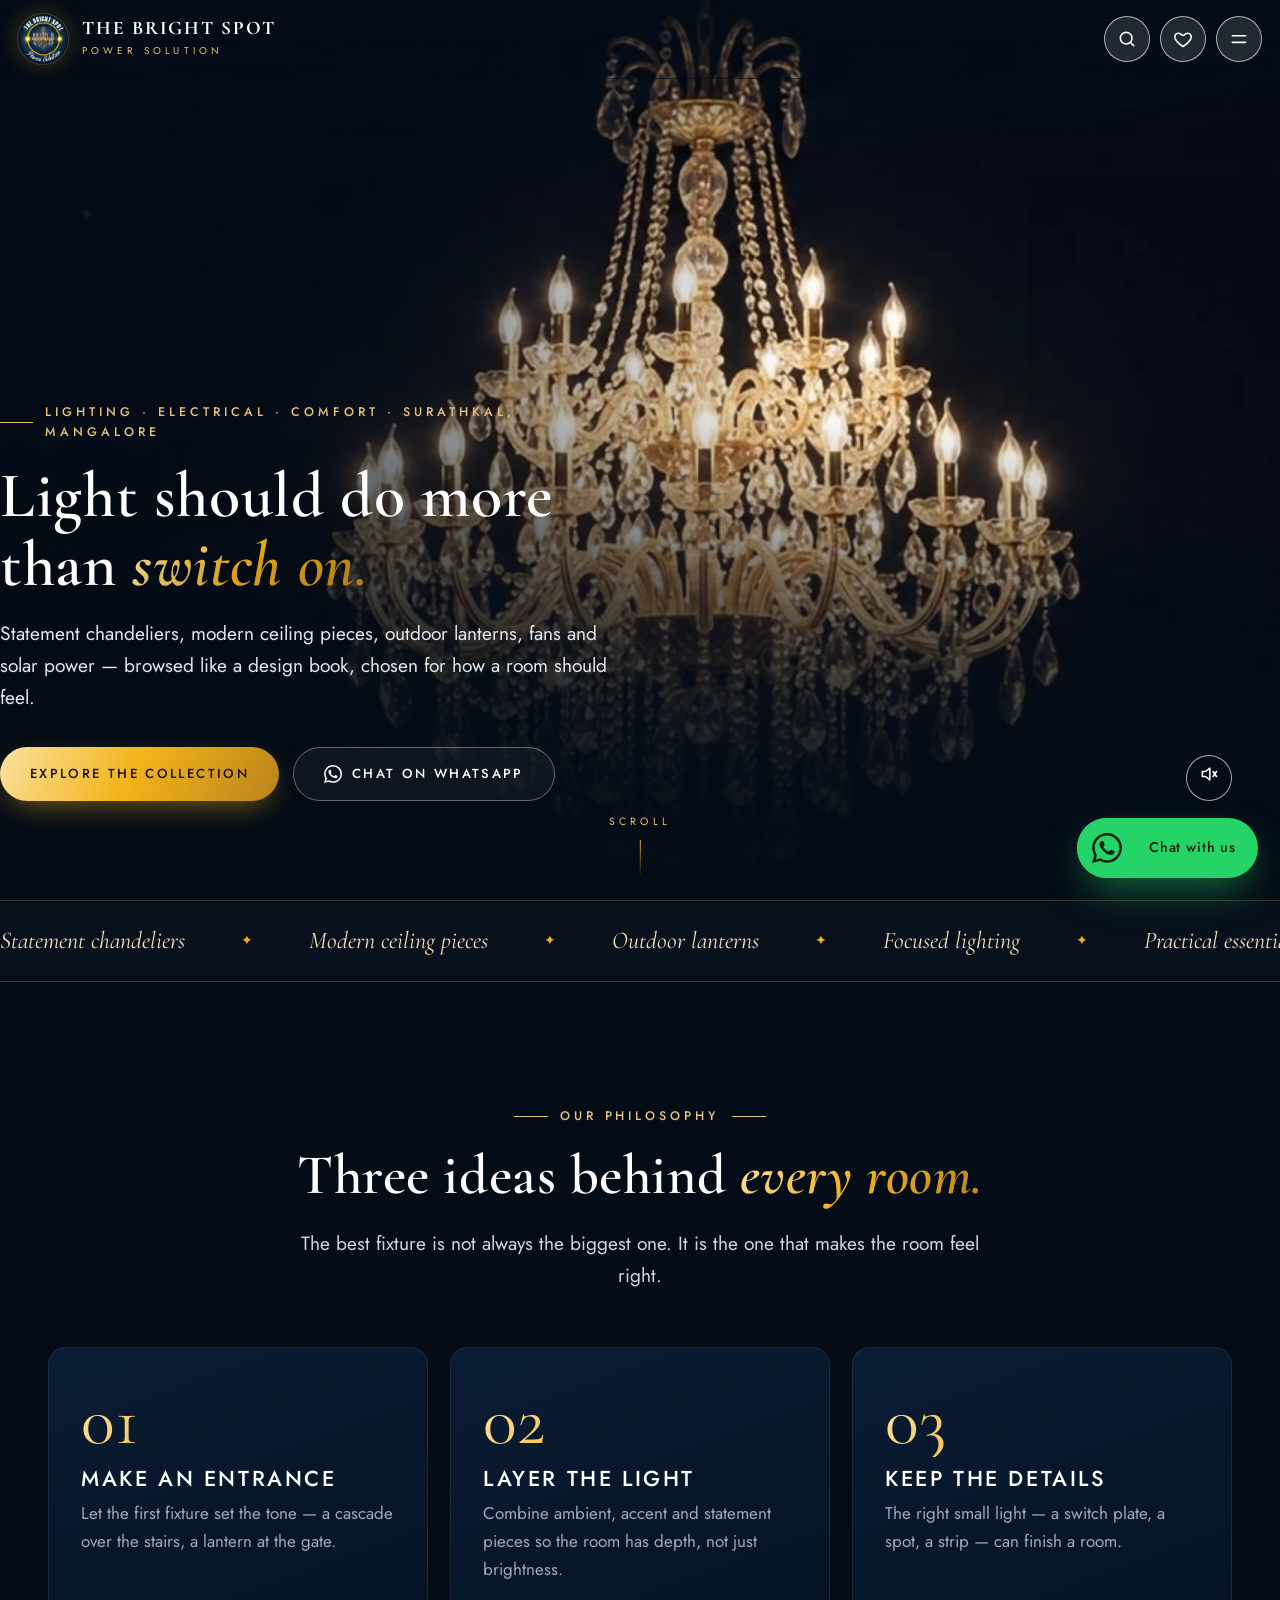
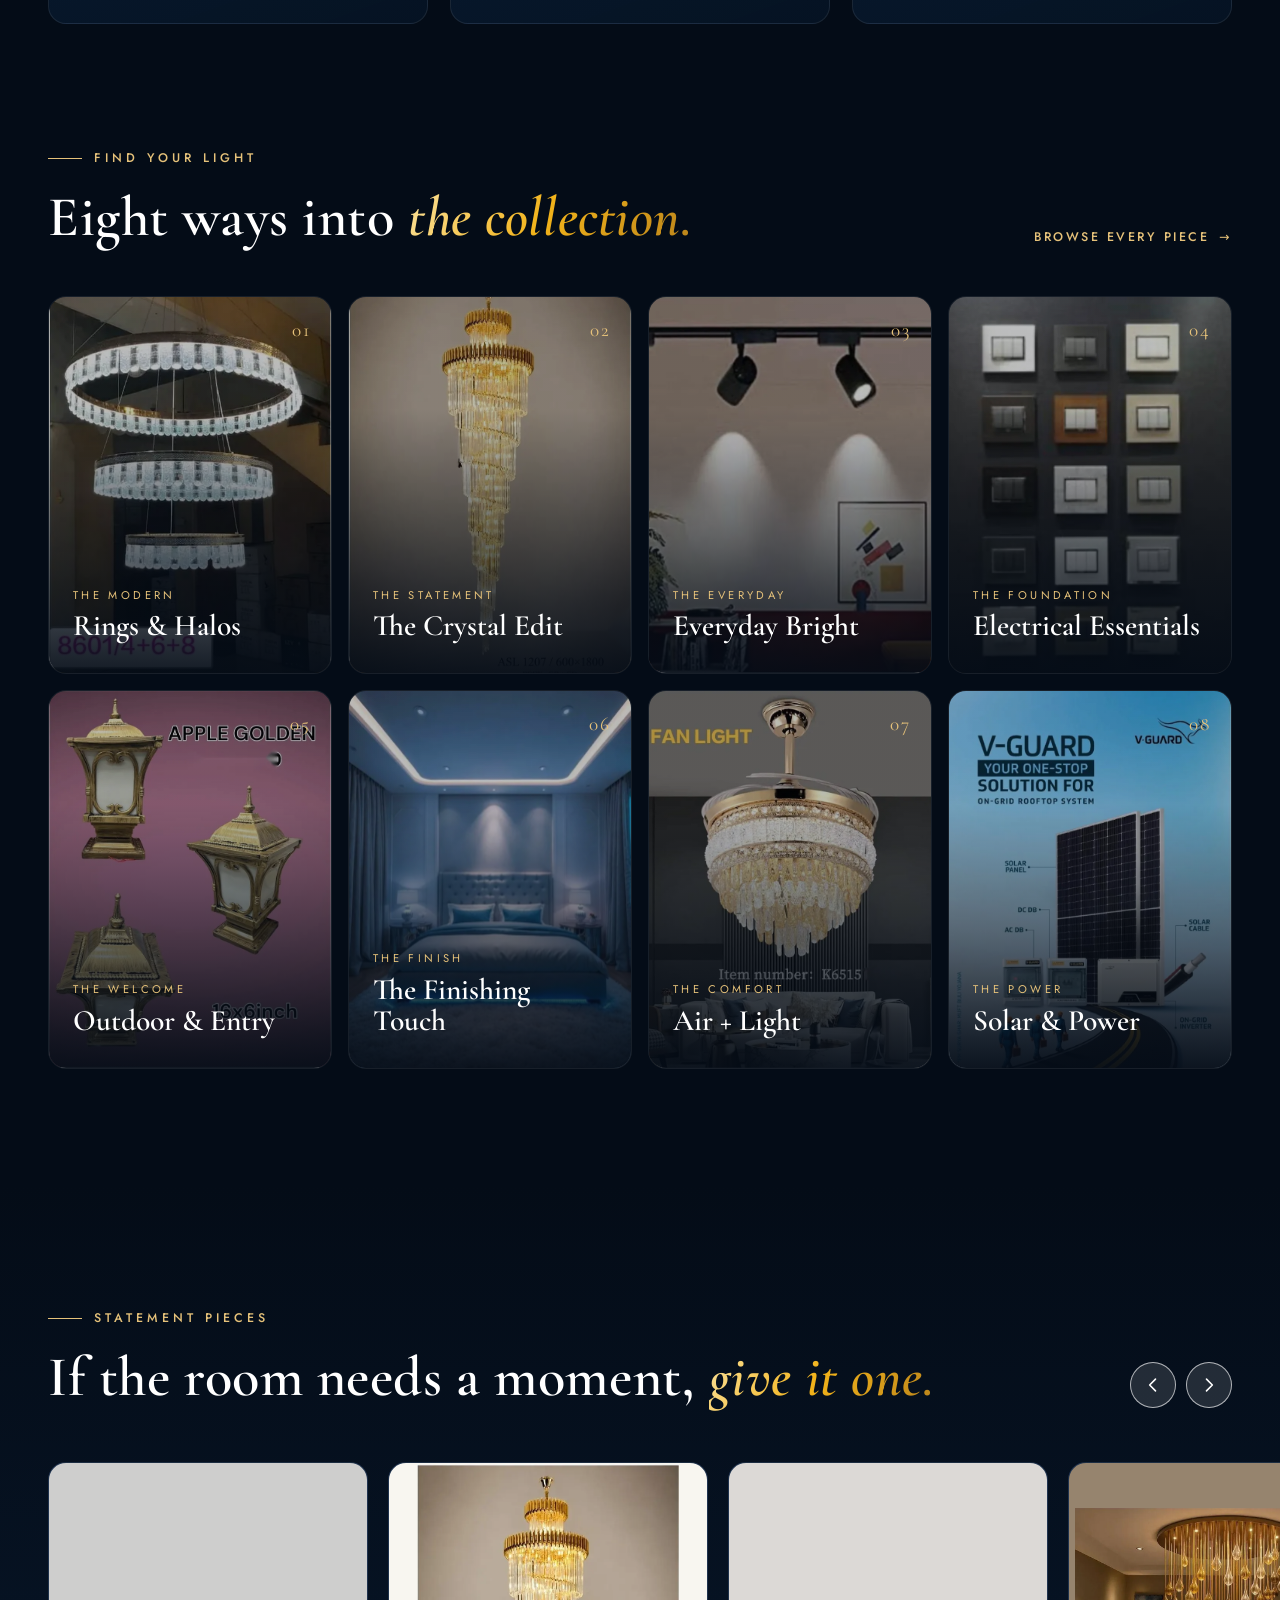
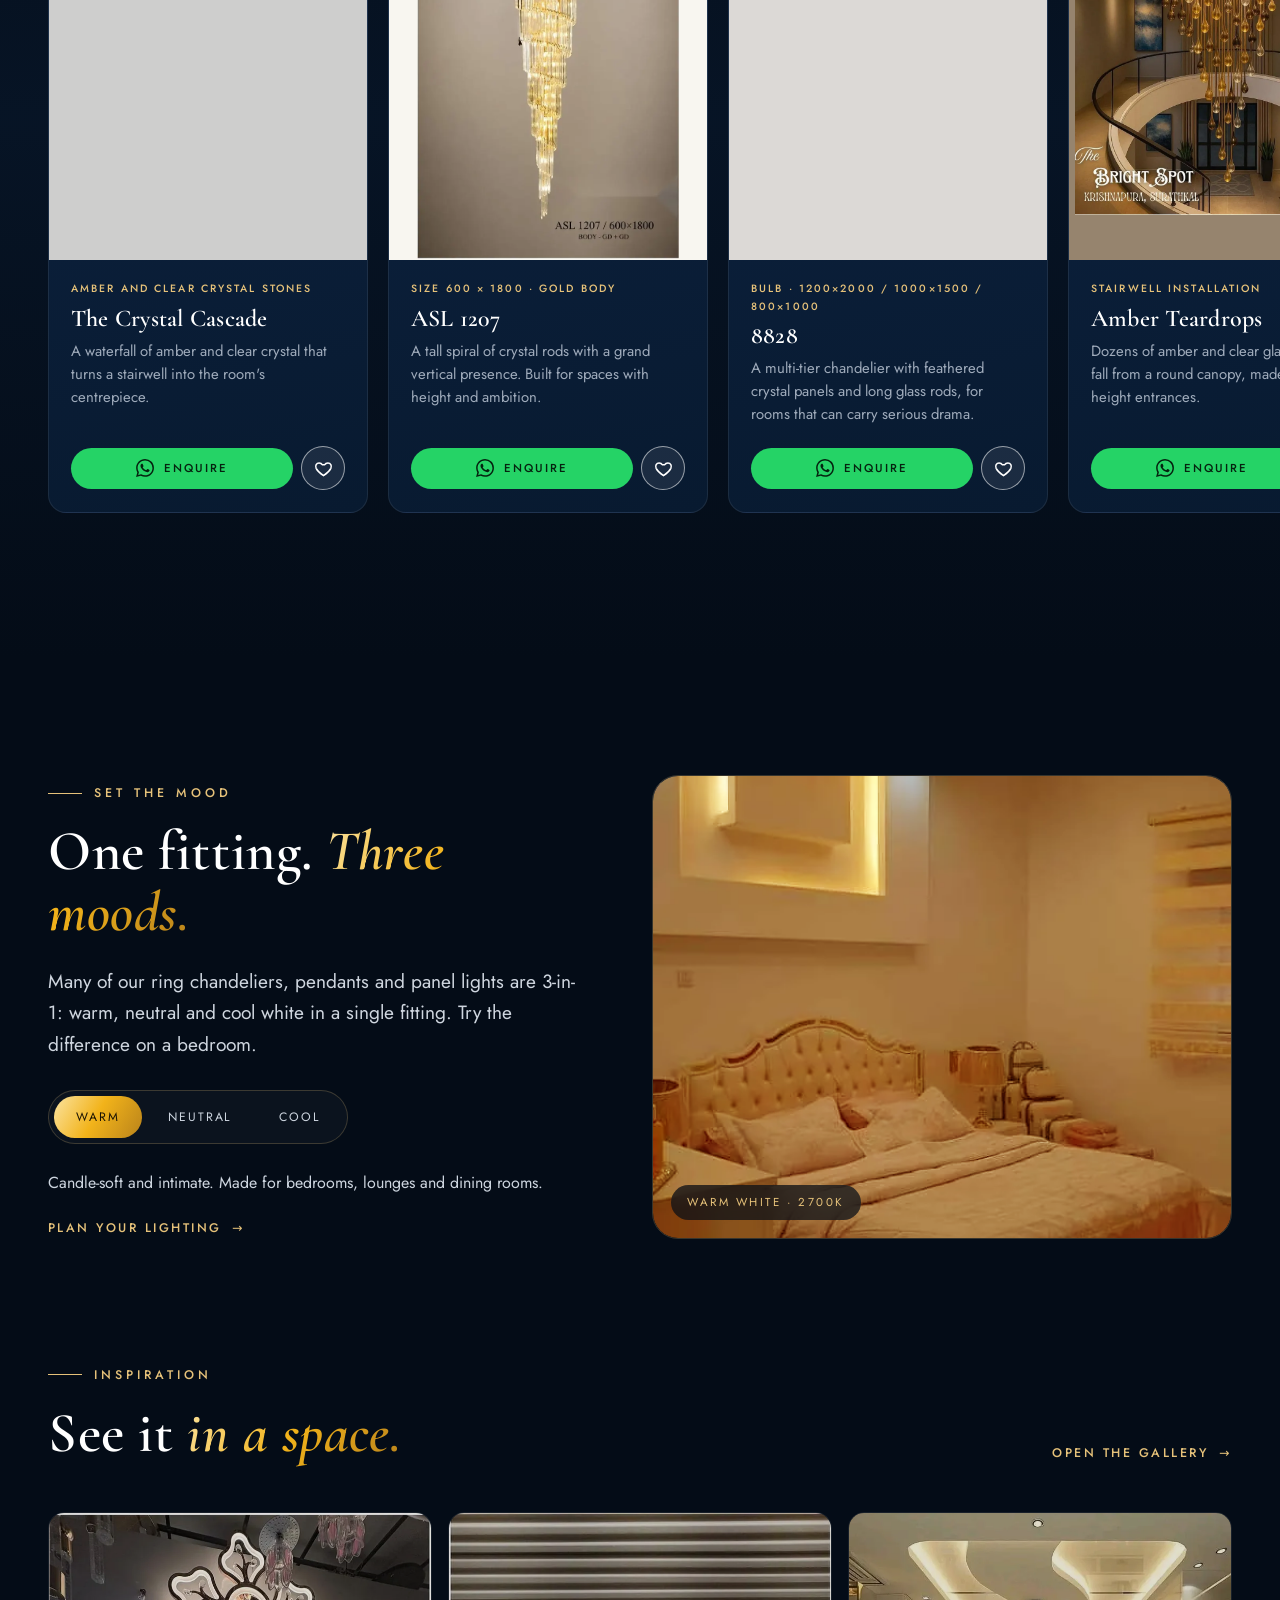
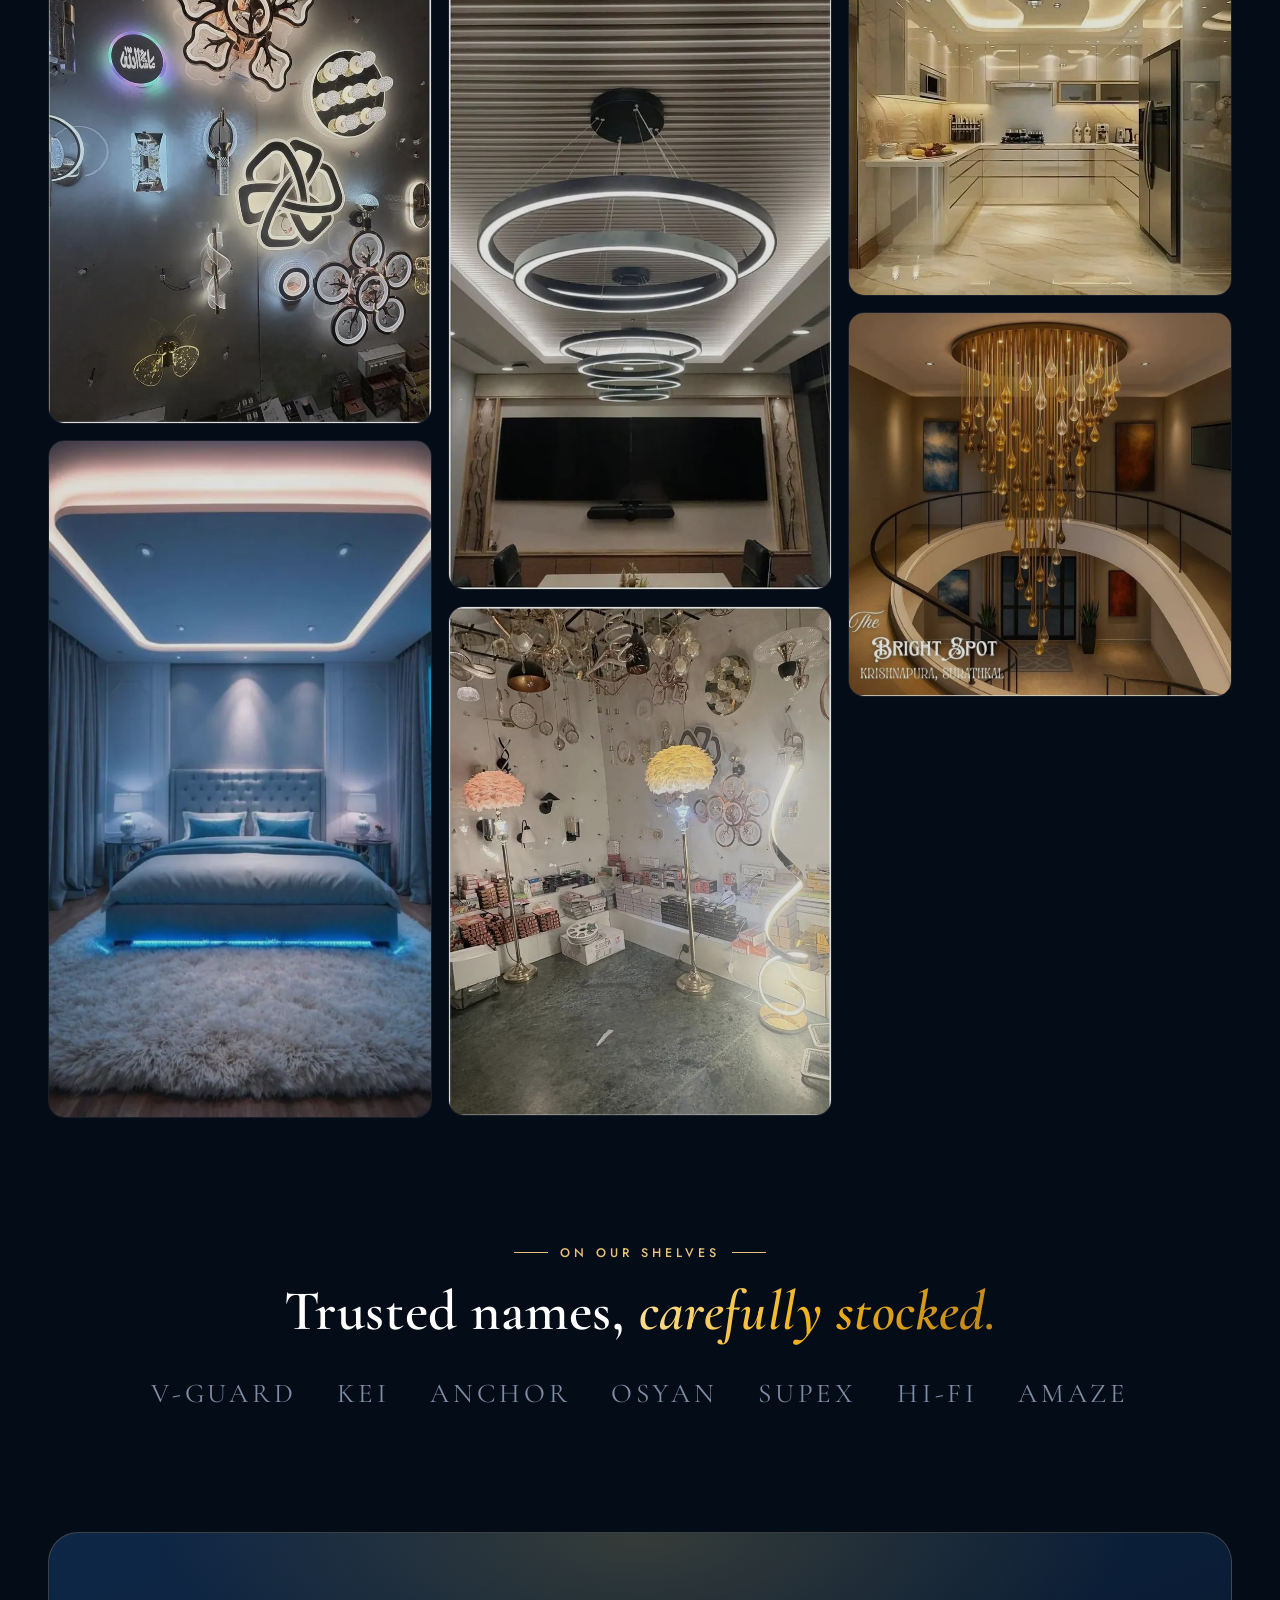
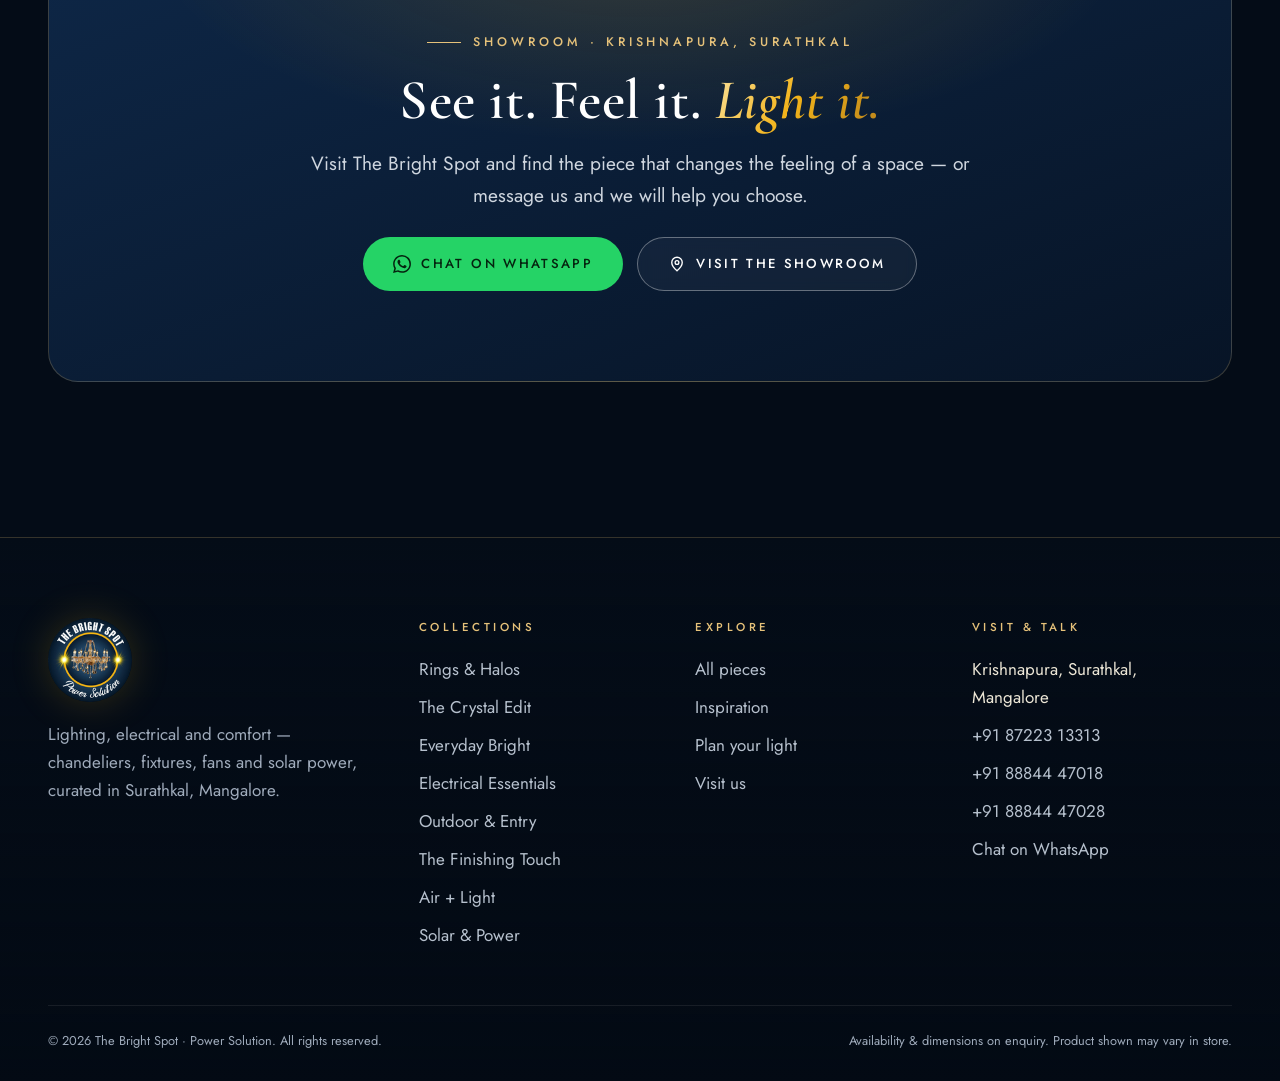
<file: index.html>
<!doctype html><html lang="en"><head><meta charset="utf-8"><meta name="viewport" content="width=device-width,initial-scale=1,viewport-fit=cover"><title>The Bright Spot — Chandeliers, Lighting, Fans &amp; Solar | Surathkal, Mangalore</title><meta name="description" content="Luxury chandeliers, modern ceiling lights, outdoor lanterns, fans, electrical essentials and solar power at The Bright Spot, Krishnapura, Surathkal, Mangalore. Chat with us on WhatsApp."><meta name="theme-color" content="#040c17"><meta property="og:type" content="website"><meta property="og:title" content="The Bright Spot — Chandeliers, Lighting, Fans &amp; Solar | Surathkal, Mangalore"><meta property="og:description" content="Luxury chandeliers, modern ceiling lights, outdoor lanterns, fans, electrical essentials and solar power at The Bright Spot, Krishnapura, Surathkal, Mangalore. Chat with us on WhatsApp."><meta property="og:image" content="assets/img/og-image.jpg"><meta name="twitter:card" content="summary_large_image"><link rel="icon" type="image/png" href="assets/img/favicon-64.png"><link rel="apple-touch-icon" href="assets/img/apple-touch-icon.png"><link rel="preconnect" href="https://fonts.googleapis.com"><link rel="preconnect" href="https://fonts.gstatic.com" crossorigin><link href="https://fonts.googleapis.com/css2?family=Cormorant+Garamond:ital,wght@0,500;0,600;0,700;1,500;1,600&family=Jost:wght@300;400;500&display=swap" rel="stylesheet"><link rel="stylesheet" href="assets/css/style.css"><link rel="preload" as="image" href="assets/video/hero-poster.jpg"><script type="application/ld+json">{"@context": "https://schema.org", "@type": "HomeGoodsStore", "name": "The Bright Spot \u2014 Power Solution", "image": "assets/img/og-image.jpg", "telephone": ["+91 87223 13313", "+91 88844 47018", "+91 88844 47028"], "address": {"@type": "PostalAddress", "streetAddress": "Krishnapura, Surathkal", "addressLocality": "Mangalore", "addressRegion": "Karnataka", "addressCountry": "IN"}, "description": "Luxury chandeliers, modern ceiling lights, outdoor lanterns, fans, electrical essentials and solar power at The Bright Spot, Krishnapura, Surathkal, Mangalore. Chat with us on WhatsApp."}</script></head><body><a class="skip" href="#main">Skip to content</a><div class="scrim" id="scrim" data-close-drawer></div><aside class="drawer" id="drawer" aria-label="My enquiry list"><div class="dr-head"><h3>My enquiry list</h3><button class="icon-btn" data-close-drawer aria-label="Close"><svg viewBox="0 0 24 24" fill="none" stroke="currentColor" stroke-width="1.8"><path d="M6 6l12 12M18 6 6 18"/></svg></button></div><div class="dr-body"></div><div class="dr-foot"><a class="btn btn-wa" id="send-list" href="#" target="_blank" rel="noopener"><svg viewBox="0 0 24 24" fill="currentColor" aria-hidden="true"><path d="M17.47 14.38c-.3-.15-1.76-.87-2.03-.97-.27-.1-.47-.15-.67.15-.2.3-.77.97-.94 1.16-.17.2-.35.22-.64.07-.3-.15-1.26-.46-2.4-1.48-.89-.8-1.49-1.77-1.66-2.07-.17-.3-.02-.46.13-.61.14-.13.3-.35.45-.52.15-.18.2-.3.3-.5.1-.2.05-.38-.02-.52-.08-.15-.67-1.62-.92-2.21-.24-.58-.49-.5-.67-.51h-.57c-.2 0-.52.07-.8.37-.27.3-1.04 1.02-1.04 2.48s1.07 2.87 1.22 3.07c.15.2 2.1 3.2 5.08 4.48.7.3 1.26.49 1.7.63.72.23 1.36.2 1.87.12.57-.09 1.76-.72 2-1.41.25-.7.25-1.29.17-1.41-.07-.12-.27-.2-.57-.35M12.05 21.78h-.01a9.87 9.87 0 0 1-5.03-1.38l-.36-.21-3.74.98 1-3.65-.24-.37a9.86 9.86 0 0 1-1.51-5.26c0-5.45 4.44-9.88 9.89-9.88 2.64 0 5.12 1.03 6.99 2.9a9.83 9.83 0 0 1 2.89 6.99c0 5.45-4.44 9.88-9.88 9.88M20.46 3.49A11.8 11.8 0 0 0 12.05 0C5.5 0 .16 5.34.16 11.89c0 2.1.55 4.14 1.59 5.95L.06 24l6.3-1.65a11.9 11.9 0 0 0 5.69 1.45c6.55 0 11.89-5.34 11.89-11.89 0-3.18-1.24-6.17-3.48-8.42"/></svg> Send list on WhatsApp</a><button class="clear" id="clear-list">Clear list</button></div></aside><div class="lb" id="lb" role="dialog" aria-modal="true" aria-label="Product view"><div class="lb-count" id="lb-count"></div><button class="lb-btn lb-close" aria-label="Close"><svg viewBox="0 0 24 24" fill="none" stroke="currentColor" stroke-width="1.8"><path d="M6 6l12 12M18 6 6 18"/></svg></button><div class="lb-stage"><button class="lb-btn lb-prev" aria-label="Previous"><svg viewBox="0 0 24 24" fill="none" stroke="currentColor" stroke-width="1.8"><path d="m15 5-7 7 7 7"/></svg></button><img id="lb-img" alt=""><button class="lb-btn lb-next" aria-label="Next"><svg viewBox="0 0 24 24" fill="none" stroke="currentColor" stroke-width="1.8"><path d="m9 5 7 7-7 7"/></svg></button></div><div class="lb-side"><span class="tag" id="lb-tag"></span><h3 id="lb-title"></h3><p id="lb-desc"></p><p><a class="link-arrow" id="lb-cat" href="#"></a></p><div class="row"><a class="btn btn-wa" id="lb-wa" href="#" target="_blank" rel="noopener"><svg viewBox="0 0 24 24" fill="currentColor" aria-hidden="true"><path d="M17.47 14.38c-.3-.15-1.76-.87-2.03-.97-.27-.1-.47-.15-.67.15-.2.3-.77.97-.94 1.16-.17.2-.35.22-.64.07-.3-.15-1.26-.46-2.4-1.48-.89-.8-1.49-1.77-1.66-2.07-.17-.3-.02-.46.13-.61.14-.13.3-.35.45-.52.15-.18.2-.3.3-.5.1-.2.05-.38-.02-.52-.08-.15-.67-1.62-.92-2.21-.24-.58-.49-.5-.67-.51h-.57c-.2 0-.52.07-.8.37-.27.3-1.04 1.02-1.04 2.48s1.07 2.87 1.22 3.07c.15.2 2.1 3.2 5.08 4.48.7.3 1.26.49 1.7.63.72.23 1.36.2 1.87.12.57-.09 1.76-.72 2-1.41.25-.7.25-1.29.17-1.41-.07-.12-.27-.2-.57-.35M12.05 21.78h-.01a9.87 9.87 0 0 1-5.03-1.38l-.36-.21-3.74.98 1-3.65-.24-.37a9.86 9.86 0 0 1-1.51-5.26c0-5.45 4.44-9.88 9.89-9.88 2.64 0 5.12 1.03 6.99 2.9a9.83 9.83 0 0 1 2.89 6.99c0 5.45-4.44 9.88-9.88 9.88M20.46 3.49A11.8 11.8 0 0 0 12.05 0C5.5 0 .16 5.34.16 11.89c0 2.1.55 4.14 1.59 5.95L.06 24l6.3-1.65a11.9 11.9 0 0 0 5.69 1.45c6.55 0 11.89-5.34 11.89-11.89 0-3.18-1.24-6.17-3.48-8.42"/></svg> Enquire on WhatsApp</a><button class="btn btn-ghost" id="lb-save" aria-pressed="false"><svg style="width:18px;height:18px;fill:none;stroke:currentColor;stroke-width:1.7" viewBox="0 0 24 24"><path d="M12 21s-7-4.6-9.3-9.2C1.2 8.6 3 5 6.5 5c2 0 3.4 1.1 4.2 2.4h2.6C14.1 6.1 15.5 5 17.5 5 21 5 22.8 8.6 21.3 11.8 19 16.4 12 21 12 21z"/></svg><span>Save to list</span></button></div><p class="hint" style="margin-top:14px">Availability, sizes and finishes confirmed by our team.</p></div></div><div class="fab"><button class="totop" aria-label="Back to top"><svg viewBox="0 0 24 24" fill="none" stroke="currentColor" stroke-width="1.8"><path d="m5 15 7-7 7 7"/></svg></button><a class="fab-wa" href="https://wa.me/918722313313?text=Hello%20The%20Bright%20Spot%21%20I%20found%20your%20website%20and%20would%20like%20some%20help%20choosing%20lighting." target="_blank" rel="noopener" aria-label="Chat with The Bright Spot on WhatsApp"><span class="ic"><svg viewBox="0 0 24 24" fill="currentColor" aria-hidden="true"><path d="M17.47 14.38c-.3-.15-1.76-.87-2.03-.97-.27-.1-.47-.15-.67.15-.2.3-.77.97-.94 1.16-.17.2-.35.22-.64.07-.3-.15-1.26-.46-2.4-1.48-.89-.8-1.49-1.77-1.66-2.07-.17-.3-.02-.46.13-.61.14-.13.3-.35.45-.52.15-.18.2-.3.3-.5.1-.2.05-.38-.02-.52-.08-.15-.67-1.62-.92-2.21-.24-.58-.49-.5-.67-.51h-.57c-.2 0-.52.07-.8.37-.27.3-1.04 1.02-1.04 2.48s1.07 2.87 1.22 3.07c.15.2 2.1 3.2 5.08 4.48.7.3 1.26.49 1.7.63.72.23 1.36.2 1.87.12.57-.09 1.76-.72 2-1.41.25-.7.25-1.29.17-1.41-.07-.12-.27-.2-.57-.35M12.05 21.78h-.01a9.87 9.87 0 0 1-5.03-1.38l-.36-.21-3.74.98 1-3.65-.24-.37a9.86 9.86 0 0 1-1.51-5.26c0-5.45 4.44-9.88 9.89-9.88 2.64 0 5.12 1.03 6.99 2.9a9.83 9.83 0 0 1 2.89 6.99c0 5.45-4.44 9.88-9.88 9.88M20.46 3.49A11.8 11.8 0 0 0 12.05 0C5.5 0 .16 5.34.16 11.89c0 2.1.55 4.14 1.59 5.95L.06 24l6.3-1.65a11.9 11.9 0 0 0 5.69 1.45c6.55 0 11.89-5.34 11.89-11.89 0-3.18-1.24-6.17-3.48-8.42"/></svg></span><span>Chat with us</span></a></div><div class="toast" id="toast" role="status" aria-live="polite"></div><header class="site-header"><div class="wrap nav"><a class="brand" href="index.html" aria-label="The Bright Spot — home"><img src="assets/img/logo-sm.png" width="50" height="50" alt=""><span><b>THE BRIGHT SPOT</b><small>Power Solution</small></span></a><ul class="menu" id="menu"><li><a href="index.html" aria-current="page">Home</a></li><li class="has-drop"><button aria-expanded="false" aria-haspopup="true">Collections</button><div class="drop"><a href="rings-halos.html"><img src="assets/img/p02.webp" alt="" width="54" height="54" loading="lazy"><div><span>Rings &amp; Halos</span><em>The Modern</em></div></a><a href="crystal-edit.html"><img src="assets/img/p14.webp" alt="" width="54" height="54" loading="lazy"><div><span>The Crystal Edit</span><em>The Statement</em></div></a><a href="everyday-bright.html"><img src="assets/img/p38.webp" alt="" width="54" height="54" loading="lazy"><div><span>Everyday Bright</span><em>The Everyday</em></div></a><a href="electrical-essentials.html"><img src="assets/img/p71.webp" alt="" width="54" height="54" loading="lazy"><div><span>Electrical Essentials</span><em>The Foundation</em></div></a><a href="outdoor-entry.html"><img src="assets/img/p47.webp" alt="" width="54" height="54" loading="lazy"><div><span>Outdoor &amp; Entry</span><em>The Welcome</em></div></a><a href="finishing-touch.html"><img src="assets/img/p73.webp" alt="" width="54" height="54" loading="lazy"><div><span>The Finishing Touch</span><em>The Finish</em></div></a><a href="air-light.html"><img src="assets/img/p62.webp" alt="" width="54" height="54" loading="lazy"><div><span>Air + Light</span><em>The Comfort</em></div></a><a href="solar-power.html"><img src="assets/img/p79.webp" alt="" width="54" height="54" loading="lazy"><div><span>Solar &amp; Power</span><em>The Power</em></div></a><a href="collection.html" style="grid-column:1/-1;justify-content:center"><span style="font-size:.9rem;letter-spacing:.2em;text-transform:uppercase;font-family:var(--sans);color:var(--gold-2)">Browse every piece →</span></a></div></li><li><a href="inspiration.html">Inspiration</a></li><li><a href="plan-your-light.html">Plan Your Light</a></li><li><a href="visit.html">Visit Us</a></li></ul><div class="nav-tools"><a class="icon-btn" href="collection.html" aria-label="Search all pieces"><svg viewBox="0 0 24 24" fill="none" stroke="currentColor" stroke-width="1.8"><circle cx="11" cy="11" r="7"/><path d="m20 20-3.5-3.5"/></svg></a><button class="icon-btn" data-list aria-label="Open my enquiry list"><svg viewBox="0 0 24 24"><path d="M12 21s-7-4.6-9.3-9.2C1.2 8.6 3 5 6.5 5c2 0 3.4 1.1 4.2 2.4h2.6C14.1 6.1 15.5 5 17.5 5 21 5 22.8 8.6 21.3 11.8 19 16.4 12 21 12 21z"/></svg><span class="badge" aria-hidden="true">0</span></button><a class="btn btn-wa btn-sm nav-cta" href="https://wa.me/918722313313?text=Hello%20The%20Bright%20Spot%21%20I%20found%20your%20website%20and%20would%20like%20some%20help%20choosing%20lighting." target="_blank" rel="noopener"><svg viewBox="0 0 24 24" fill="currentColor" aria-hidden="true"><path d="M17.47 14.38c-.3-.15-1.76-.87-2.03-.97-.27-.1-.47-.15-.67.15-.2.3-.77.97-.94 1.16-.17.2-.35.22-.64.07-.3-.15-1.26-.46-2.4-1.48-.89-.8-1.49-1.77-1.66-2.07-.17-.3-.02-.46.13-.61.14-.13.3-.35.45-.52.15-.18.2-.3.3-.5.1-.2.05-.38-.02-.52-.08-.15-.67-1.62-.92-2.21-.24-.58-.49-.5-.67-.51h-.57c-.2 0-.52.07-.8.37-.27.3-1.04 1.02-1.04 2.48s1.07 2.87 1.22 3.07c.15.2 2.1 3.2 5.08 4.48.7.3 1.26.49 1.7.63.72.23 1.36.2 1.87.12.57-.09 1.76-.72 2-1.41.25-.7.25-1.29.17-1.41-.07-.12-.27-.2-.57-.35M12.05 21.78h-.01a9.87 9.87 0 0 1-5.03-1.38l-.36-.21-3.74.98 1-3.65-.24-.37a9.86 9.86 0 0 1-1.51-5.26c0-5.45 4.44-9.88 9.89-9.88 2.64 0 5.12 1.03 6.99 2.9a9.83 9.83 0 0 1 2.89 6.99c0 5.45-4.44 9.88-9.88 9.88M20.46 3.49A11.8 11.8 0 0 0 12.05 0C5.5 0 .16 5.34.16 11.89c0 2.1.55 4.14 1.59 5.95L.06 24l6.3-1.65a11.9 11.9 0 0 0 5.69 1.45c6.55 0 11.89-5.34 11.89-11.89 0-3.18-1.24-6.17-3.48-8.42"/></svg> WhatsApp</a><button class="icon-btn burger" aria-label="Menu" aria-expanded="false" aria-controls="menu"><svg viewBox="0 0 24 24" fill="none" stroke="currentColor" stroke-width="1.8"><path d="M4 8h16M4 16h16"/></svg></button></div></div></header><main id="main">
<section class="hero" aria-label="Welcome">
 <video class="hero-video" autoplay muted loop playsinline preload="auto" poster="assets/video/hero-poster.jpg" aria-hidden="true"><source src="assets/video/hero.mp4" type="video/mp4"></video>
 <div class="hero-shade"></div>
 <div class="wrap hero-content"><div class="inner hero-rise">
  <span class="eyebrow">Lighting · Electrical · Comfort · Surathkal, Mangalore</span>
  <h1>Light should do more than <span class="gold">switch on.</span></h1>
  <p class="lead">Statement chandeliers, modern ceiling pieces, outdoor lanterns, fans and solar power — browsed like a design book, chosen for how a room should feel.</p>
  <div class="actions"><a class="btn btn-gold" href="collection.html">Explore the collection</a><a class="btn btn-ghost" href="https://wa.me/918722313313?text=Hello%20The%20Bright%20Spot%21%20I%20found%20your%20website%20and%20would%20like%20some%20help%20choosing%20lighting." target="_blank" rel="noopener"><svg viewBox="0 0 24 24" fill="currentColor" aria-hidden="true"><path d="M17.47 14.38c-.3-.15-1.76-.87-2.03-.97-.27-.1-.47-.15-.67.15-.2.3-.77.97-.94 1.16-.17.2-.35.22-.64.07-.3-.15-1.26-.46-2.4-1.48-.89-.8-1.49-1.77-1.66-2.07-.17-.3-.02-.46.13-.61.14-.13.3-.35.45-.52.15-.18.2-.3.3-.5.1-.2.05-.38-.02-.52-.08-.15-.67-1.62-.92-2.21-.24-.58-.49-.5-.67-.51h-.57c-.2 0-.52.07-.8.37-.27.3-1.04 1.02-1.04 2.48s1.07 2.87 1.22 3.07c.15.2 2.1 3.2 5.08 4.48.7.3 1.26.49 1.7.63.72.23 1.36.2 1.87.12.57-.09 1.76-.72 2-1.41.25-.7.25-1.29.17-1.41-.07-.12-.27-.2-.57-.35M12.05 21.78h-.01a9.87 9.87 0 0 1-5.03-1.38l-.36-.21-3.74.98 1-3.65-.24-.37a9.86 9.86 0 0 1-1.51-5.26c0-5.45 4.44-9.88 9.89-9.88 2.64 0 5.12 1.03 6.99 2.9a9.83 9.83 0 0 1 2.89 6.99c0 5.45-4.44 9.88-9.88 9.88M20.46 3.49A11.8 11.8 0 0 0 12.05 0C5.5 0 .16 5.34.16 11.89c0 2.1.55 4.14 1.59 5.95L.06 24l6.3-1.65a11.9 11.9 0 0 0 5.69 1.45c6.55 0 11.89-5.34 11.89-11.89 0-3.18-1.24-6.17-3.48-8.42"/></svg> Chat on WhatsApp</a></div>
 </div></div>
 <div class="hero-tools"><button class="icon-btn" id="sound" aria-label="Toggle sound" aria-pressed="false" style="background:rgba(4,12,23,.5);backdrop-filter:blur(8px)"><span class="off"><svg viewBox="0 0 24 24" fill="none" stroke="currentColor" stroke-width="1.8"><path d="M4 9v6h4l5 4V5L8 9H4zM17 9l4 6M21 9l-4 6"/></svg></span><span class="on" style="display:none"><svg viewBox="0 0 24 24" fill="none" stroke="currentColor" stroke-width="1.8"><path d="M4 9v6h4l5 4V5L8 9H4zM16.5 8.5a5 5 0 0 1 0 7M19 6a8.5 8.5 0 0 1 0 12"/></svg></span></button></div>
 <div class="cue">Scroll</div>
</section>
<div class="marquee" aria-hidden="true"><div class="marquee-track"><span>Statement chandeliers</span><span>Modern ceiling pieces</span><span>Outdoor lanterns</span><span>Focused lighting</span><span>Practical essentials</span><span>Air &amp; light</span><span>Solar &amp; power</span><span>Statement chandeliers</span><span>Modern ceiling pieces</span><span>Outdoor lanterns</span><span>Focused lighting</span><span>Practical essentials</span><span>Air &amp; light</span><span>Solar &amp; power</span></div></div>

<section class="section"><div class="wrap">
 <div class="center rv"><span class="eyebrow">Our philosophy</span><h2>Three ideas behind <span class="gold">every room.</span></h2><p class="lead">The best fixture is not always the biggest one. It is the one that makes the room feel right.</p></div>
 <div class="principles">
  <div class="pcard rv"><i>01</i><h3>Make an entrance</h3><p>Let the first fixture set the tone — a cascade over the stairs, a lantern at the gate.</p></div>
  <div class="pcard rv d1"><i>02</i><h3>Layer the light</h3><p>Combine ambient, accent and statement pieces so the room has depth, not just brightness.</p></div>
  <div class="pcard rv d2"><i>03</i><h3>Keep the details</h3><p>The right small light — a switch plate, a spot, a strip — can finish a room.</p></div>
 </div>
</div></section>

<section class="section" style="padding-top:0"><div class="wrap">
 <div class="s-head rv"><div><span class="eyebrow">Find your light</span><h2>Eight ways into <span class="gold">the collection.</span></h2></div><a class="link-arrow" href="collection.html">Browse every piece</a></div>
 <div class="tiles"><a class="tile rv d0" href="rings-halos.html"><img src="assets/img/p02.webp" alt="Rings &amp; Halos" loading="lazy"><span class="n">01</span><span class="t"><small>The Modern</small><b>Rings &amp; Halos</b><em>Modern silhouettes that turn the ceiling into architecture.</em></span></a><a class="tile rv d1" href="crystal-edit.html"><img src="assets/img/p14.webp" alt="The Crystal Edit" loading="lazy"><span class="n">02</span><span class="t"><small>The Statement</small><b>The Crystal Edit</b><em>Our most dramatic pieces, selected for rooms with presence.</em></span></a><a class="tile rv d2" href="everyday-bright.html"><img src="assets/img/p38.webp" alt="Everyday Bright" loading="lazy"><span class="n">03</span><span class="t"><small>The Everyday</small><b>Everyday Bright</b><em>The quiet heroes: panels, downlights, spots and strips.</em></span></a><a class="tile rv d0" href="electrical-essentials.html"><img src="assets/img/p71.webp" alt="Electrical Essentials" loading="lazy"><span class="n">04</span><span class="t"><small>The Foundation</small><b>Electrical Essentials</b><em>Conduits, switches, plates and cables — the details behind every clean job.</em></span></a><a class="tile rv d1" href="outdoor-entry.html"><img src="assets/img/p47.webp" alt="Outdoor &amp; Entry" loading="lazy"><span class="n">05</span><span class="t"><small>The Welcome</small><b>Outdoor &amp; Entry</b><em>Make the first impression before anyone reaches the door.</em></span></a><a class="tile rv d2" href="finishing-touch.html"><img src="assets/img/p73.webp" alt="The Finishing Touch" loading="lazy"><span class="n">06</span><span class="t"><small>The Finish</small><b>The Finishing Touch</b><em>Pendants, wall lights, room scenes and finishing details.</em></span></a><a class="tile rv d0" href="air-light.html"><img src="assets/img/p62.webp" alt="Air + Light" loading="lazy"><span class="n">07</span><span class="t"><small>The Comfort</small><b>Air + Light</b><em>Comfort above you, atmosphere below it.</em></span></a><a class="tile rv d1" href="solar-power.html"><img src="assets/img/p79.webp" alt="Solar &amp; Power" loading="lazy"><span class="n">08</span><span class="t"><small>The Power</small><b>Solar &amp; Power</b><em>Solar panels, water heating and battery backup that put the sun to work.</em></span></a></div>
</div></section>

<section class="section" style="background:linear-gradient(180deg,transparent,rgba(12,35,64,.35),transparent)"><div class="wrap">
 <div class="s-head rv"><div><span class="eyebrow">Statement pieces</span><h2>If the room needs a moment, <span class="gold">give it one.</span></h2></div>
  <div class="arrows"><button class="icon-btn" data-scroll="#feat" data-dir="-1" aria-label="Scroll left"><svg viewBox="0 0 24 24" fill="none" stroke="currentColor" stroke-width="1.8"><path d="m15 5-7 7 7 7"/></svg></button><button class="icon-btn" data-scroll="#feat" data-dir="1" aria-label="Scroll right"><svg viewBox="0 0 24 24" fill="none" stroke="currentColor" stroke-width="1.8"><path d="m9 5 7 7-7 7"/></svg></button></div></div>
 <div class="scroller" id="feat" data-scope><article class="card rv" data-id="13" data-cat="crystal-edit" data-sub="stair"><button class="card-media" data-open data-id="13" style="background:#cececd" aria-label="View The Crystal Cascade"><img src="assets/img/p13.webp" width="982" height="1000" alt="The Crystal Cascade — The Crystal Edit" loading="lazy" decoding="async"><span class="zoom"><svg viewBox="0 0 24 24" fill="none" stroke="currentColor" stroke-width="1.8"><path d="M4 9V4h5M20 9V4h-5M4 15v5h5M20 15v5h-5"/></svg></span></button><div class="card-body"><span class="tag">Amber and clear crystal stones</span><h3>The Crystal Cascade</h3><p>A waterfall of amber and clear crystal that turns a stairwell into the room&#x27;s centrepiece.</p><div class="card-actions"><a class="btn btn-wa btn-sm" href="https://wa.me/918722313313?text=Hello%20The%20Bright%20Spot%21%20I%27m%20interested%20in%20The%20Crystal%20Cascade%20%28The%20Crystal%20Edit%29.%20Could%20you%20tell%20me%20about%20availability%20and%20details%3F%20Thank%20you." target="_blank" rel="noopener"><svg viewBox="0 0 24 24" fill="currentColor" aria-hidden="true"><path d="M17.47 14.38c-.3-.15-1.76-.87-2.03-.97-.27-.1-.47-.15-.67.15-.2.3-.77.97-.94 1.16-.17.2-.35.22-.64.07-.3-.15-1.26-.46-2.4-1.48-.89-.8-1.49-1.77-1.66-2.07-.17-.3-.02-.46.13-.61.14-.13.3-.35.45-.52.15-.18.2-.3.3-.5.1-.2.05-.38-.02-.52-.08-.15-.67-1.62-.92-2.21-.24-.58-.49-.5-.67-.51h-.57c-.2 0-.52.07-.8.37-.27.3-1.04 1.02-1.04 2.48s1.07 2.87 1.22 3.07c.15.2 2.1 3.2 5.08 4.48.7.3 1.26.49 1.7.63.72.23 1.36.2 1.87.12.57-.09 1.76-.72 2-1.41.25-.7.25-1.29.17-1.41-.07-.12-.27-.2-.57-.35M12.05 21.78h-.01a9.87 9.87 0 0 1-5.03-1.38l-.36-.21-3.74.98 1-3.65-.24-.37a9.86 9.86 0 0 1-1.51-5.26c0-5.45 4.44-9.88 9.89-9.88 2.64 0 5.12 1.03 6.99 2.9a9.83 9.83 0 0 1 2.89 6.99c0 5.45-4.44 9.88-9.88 9.88M20.46 3.49A11.8 11.8 0 0 0 12.05 0C5.5 0 .16 5.34.16 11.89c0 2.1.55 4.14 1.59 5.95L.06 24l6.3-1.65a11.9 11.9 0 0 0 5.69 1.45c6.55 0 11.89-5.34 11.89-11.89 0-3.18-1.24-6.17-3.48-8.42"/></svg> Enquire</a><button class="save" data-id="13" aria-pressed="false" aria-label="Save The Crystal Cascade to enquiry list"><svg viewBox="0 0 24 24"><path d="M12 21s-7-4.6-9.3-9.2C1.2 8.6 3 5 6.5 5c2 0 3.4 1.1 4.2 2.4h2.6C14.1 6.1 15.5 5 17.5 5 21 5 22.8 8.6 21.3 11.8 19 16.4 12 21 12 21z"/></svg></button></div></div></article><article class="card rv" data-id="14" data-cat="crystal-edit" data-sub="stair"><button class="card-media" data-open data-id="14" style="background:#f8f6f0" aria-label="View ASL 1207"><img src="assets/img/p14.webp" width="663" height="1000" alt="ASL 1207 — The Crystal Edit" loading="lazy" decoding="async"><span class="zoom"><svg viewBox="0 0 24 24" fill="none" stroke="currentColor" stroke-width="1.8"><path d="M4 9V4h5M20 9V4h-5M4 15v5h5M20 15v5h-5"/></svg></span></button><div class="card-body"><span class="tag">Size 600 × 1800 · Gold body</span><h3>ASL 1207</h3><p>A tall spiral of crystal rods with a grand vertical presence. Built for spaces with height and ambition.</p><div class="card-actions"><a class="btn btn-wa btn-sm" href="https://wa.me/918722313313?text=Hello%20The%20Bright%20Spot%21%20I%27m%20interested%20in%20ASL%201207%20%28The%20Crystal%20Edit%29.%20Could%20you%20tell%20me%20about%20availability%20and%20details%3F%20Thank%20you." target="_blank" rel="noopener"><svg viewBox="0 0 24 24" fill="currentColor" aria-hidden="true"><path d="M17.47 14.38c-.3-.15-1.76-.87-2.03-.97-.27-.1-.47-.15-.67.15-.2.3-.77.97-.94 1.16-.17.2-.35.22-.64.07-.3-.15-1.26-.46-2.4-1.48-.89-.8-1.49-1.77-1.66-2.07-.17-.3-.02-.46.13-.61.14-.13.3-.35.45-.52.15-.18.2-.3.3-.5.1-.2.05-.38-.02-.52-.08-.15-.67-1.62-.92-2.21-.24-.58-.49-.5-.67-.51h-.57c-.2 0-.52.07-.8.37-.27.3-1.04 1.02-1.04 2.48s1.07 2.87 1.22 3.07c.15.2 2.1 3.2 5.08 4.48.7.3 1.26.49 1.7.63.72.23 1.36.2 1.87.12.57-.09 1.76-.72 2-1.41.25-.7.25-1.29.17-1.41-.07-.12-.27-.2-.57-.35M12.05 21.78h-.01a9.87 9.87 0 0 1-5.03-1.38l-.36-.21-3.74.98 1-3.65-.24-.37a9.86 9.86 0 0 1-1.51-5.26c0-5.45 4.44-9.88 9.89-9.88 2.64 0 5.12 1.03 6.99 2.9a9.83 9.83 0 0 1 2.89 6.99c0 5.45-4.44 9.88-9.88 9.88M20.46 3.49A11.8 11.8 0 0 0 12.05 0C5.5 0 .16 5.34.16 11.89c0 2.1.55 4.14 1.59 5.95L.06 24l6.3-1.65a11.9 11.9 0 0 0 5.69 1.45c6.55 0 11.89-5.34 11.89-11.89 0-3.18-1.24-6.17-3.48-8.42"/></svg> Enquire</a><button class="save" data-id="14" aria-pressed="false" aria-label="Save ASL 1207 to enquiry list"><svg viewBox="0 0 24 24"><path d="M12 21s-7-4.6-9.3-9.2C1.2 8.6 3 5 6.5 5c2 0 3.4 1.1 4.2 2.4h2.6C14.1 6.1 15.5 5 17.5 5 21 5 22.8 8.6 21.3 11.8 19 16.4 12 21 12 21z"/></svg></button></div></div></article><article class="card rv" data-id="19" data-cat="crystal-edit" data-sub="grand"><button class="card-media" data-open data-id="19" style="background:#dcd9d6" aria-label="View 8828"><img src="assets/img/p19.webp" width="665" height="1000" alt="8828 — The Crystal Edit" loading="lazy" decoding="async"><span class="zoom"><svg viewBox="0 0 24 24" fill="none" stroke="currentColor" stroke-width="1.8"><path d="M4 9V4h5M20 9V4h-5M4 15v5h5M20 15v5h-5"/></svg></span></button><div class="card-body"><span class="tag">Bulb · 1200×2000 / 1000×1500 / 800×1000</span><h3>8828</h3><p>A multi-tier chandelier with feathered crystal panels and long glass rods, for rooms that can carry serious drama.</p><div class="card-actions"><a class="btn btn-wa btn-sm" href="https://wa.me/918722313313?text=Hello%20The%20Bright%20Spot%21%20I%27m%20interested%20in%208828%20%28The%20Crystal%20Edit%29.%20Could%20you%20tell%20me%20about%20availability%20and%20details%3F%20Thank%20you." target="_blank" rel="noopener"><svg viewBox="0 0 24 24" fill="currentColor" aria-hidden="true"><path d="M17.47 14.38c-.3-.15-1.76-.87-2.03-.97-.27-.1-.47-.15-.67.15-.2.3-.77.97-.94 1.16-.17.2-.35.22-.64.07-.3-.15-1.26-.46-2.4-1.48-.89-.8-1.49-1.77-1.66-2.07-.17-.3-.02-.46.13-.61.14-.13.3-.35.45-.52.15-.18.2-.3.3-.5.1-.2.05-.38-.02-.52-.08-.15-.67-1.62-.92-2.21-.24-.58-.49-.5-.67-.51h-.57c-.2 0-.52.07-.8.37-.27.3-1.04 1.02-1.04 2.48s1.07 2.87 1.22 3.07c.15.2 2.1 3.2 5.08 4.48.7.3 1.26.49 1.7.63.72.23 1.36.2 1.87.12.57-.09 1.76-.72 2-1.41.25-.7.25-1.29.17-1.41-.07-.12-.27-.2-.57-.35M12.05 21.78h-.01a9.87 9.87 0 0 1-5.03-1.38l-.36-.21-3.74.98 1-3.65-.24-.37a9.86 9.86 0 0 1-1.51-5.26c0-5.45 4.44-9.88 9.89-9.88 2.64 0 5.12 1.03 6.99 2.9a9.83 9.83 0 0 1 2.89 6.99c0 5.45-4.44 9.88-9.88 9.88M20.46 3.49A11.8 11.8 0 0 0 12.05 0C5.5 0 .16 5.34.16 11.89c0 2.1.55 4.14 1.59 5.95L.06 24l6.3-1.65a11.9 11.9 0 0 0 5.69 1.45c6.55 0 11.89-5.34 11.89-11.89 0-3.18-1.24-6.17-3.48-8.42"/></svg> Enquire</a><button class="save" data-id="19" aria-pressed="false" aria-label="Save 8828 to enquiry list"><svg viewBox="0 0 24 24"><path d="M12 21s-7-4.6-9.3-9.2C1.2 8.6 3 5 6.5 5c2 0 3.4 1.1 4.2 2.4h2.6C14.1 6.1 15.5 5 17.5 5 21 5 22.8 8.6 21.3 11.8 19 16.4 12 21 12 21z"/></svg></button></div></div></article><article class="card rv" data-id="21" data-cat="crystal-edit" data-sub="stair"><button class="card-media" data-open data-id="21" style="background:#96846e" aria-label="View Amber Teardrops"><img src="assets/img/p21.webp" width="998" height="1000" alt="Amber Teardrops — The Crystal Edit" loading="lazy" decoding="async"><span class="zoom"><svg viewBox="0 0 24 24" fill="none" stroke="currentColor" stroke-width="1.8"><path d="M4 9V4h5M20 9V4h-5M4 15v5h5M20 15v5h-5"/></svg></span></button><div class="card-body"><span class="tag">Stairwell installation</span><h3>Amber Teardrops</h3><p>Dozens of amber and clear glass teardrops fall from a round canopy, made for double-height entrances.</p><div class="card-actions"><a class="btn btn-wa btn-sm" href="https://wa.me/918722313313?text=Hello%20The%20Bright%20Spot%21%20I%27m%20interested%20in%20Amber%20Teardrops%20%28The%20Crystal%20Edit%29.%20Could%20you%20tell%20me%20about%20availability%20and%20details%3F%20Thank%20you." target="_blank" rel="noopener"><svg viewBox="0 0 24 24" fill="currentColor" aria-hidden="true"><path d="M17.47 14.38c-.3-.15-1.76-.87-2.03-.97-.27-.1-.47-.15-.67.15-.2.3-.77.97-.94 1.16-.17.2-.35.22-.64.07-.3-.15-1.26-.46-2.4-1.48-.89-.8-1.49-1.77-1.66-2.07-.17-.3-.02-.46.13-.61.14-.13.3-.35.45-.52.15-.18.2-.3.3-.5.1-.2.05-.38-.02-.52-.08-.15-.67-1.62-.92-2.21-.24-.58-.49-.5-.67-.51h-.57c-.2 0-.52.07-.8.37-.27.3-1.04 1.02-1.04 2.48s1.07 2.87 1.22 3.07c.15.2 2.1 3.2 5.08 4.48.7.3 1.26.49 1.7.63.72.23 1.36.2 1.87.12.57-.09 1.76-.72 2-1.41.25-.7.25-1.29.17-1.41-.07-.12-.27-.2-.57-.35M12.05 21.78h-.01a9.87 9.87 0 0 1-5.03-1.38l-.36-.21-3.74.98 1-3.65-.24-.37a9.86 9.86 0 0 1-1.51-5.26c0-5.45 4.44-9.88 9.89-9.88 2.64 0 5.12 1.03 6.99 2.9a9.83 9.83 0 0 1 2.89 6.99c0 5.45-4.44 9.88-9.88 9.88M20.46 3.49A11.8 11.8 0 0 0 12.05 0C5.5 0 .16 5.34.16 11.89c0 2.1.55 4.14 1.59 5.95L.06 24l6.3-1.65a11.9 11.9 0 0 0 5.69 1.45c6.55 0 11.89-5.34 11.89-11.89 0-3.18-1.24-6.17-3.48-8.42"/></svg> Enquire</a><button class="save" data-id="21" aria-pressed="false" aria-label="Save Amber Teardrops to enquiry list"><svg viewBox="0 0 24 24"><path d="M12 21s-7-4.6-9.3-9.2C1.2 8.6 3 5 6.5 5c2 0 3.4 1.1 4.2 2.4h2.6C14.1 6.1 15.5 5 17.5 5 21 5 22.8 8.6 21.3 11.8 19 16.4 12 21 12 21z"/></svg></button></div></div></article><article class="card rv" data-id="26" data-cat="crystal-edit" data-sub="stair"><button class="card-media" data-open data-id="26" style="background:#e6ded6" aria-label="View 905 / 10 Hanging"><img src="assets/img/p26.webp" width="1000" height="667" alt="905 / 10 Hanging — The Crystal Edit" loading="lazy" decoding="async"><span class="zoom"><svg viewBox="0 0 24 24" fill="none" stroke="currentColor" stroke-width="1.8"><path d="M4 9V4h5M20 9V4h-5M4 15v5h5M20 15v5h-5"/></svg></span></button><div class="card-body"><span class="tag">Ten spiral pendants</span><h3>905 / 10 Hanging</h3><p>Ten twisting golden forms with a glittering texture. Made for entrances, stairwells and double-height spaces.</p><div class="card-actions"><a class="btn btn-wa btn-sm" href="https://wa.me/918722313313?text=Hello%20The%20Bright%20Spot%21%20I%27m%20interested%20in%20905%20/%2010%20Hanging%20%28The%20Crystal%20Edit%29.%20Could%20you%20tell%20me%20about%20availability%20and%20details%3F%20Thank%20you." target="_blank" rel="noopener"><svg viewBox="0 0 24 24" fill="currentColor" aria-hidden="true"><path d="M17.47 14.38c-.3-.15-1.76-.87-2.03-.97-.27-.1-.47-.15-.67.15-.2.3-.77.97-.94 1.16-.17.2-.35.22-.64.07-.3-.15-1.26-.46-2.4-1.48-.89-.8-1.49-1.77-1.66-2.07-.17-.3-.02-.46.13-.61.14-.13.3-.35.45-.52.15-.18.2-.3.3-.5.1-.2.05-.38-.02-.52-.08-.15-.67-1.62-.92-2.21-.24-.58-.49-.5-.67-.51h-.57c-.2 0-.52.07-.8.37-.27.3-1.04 1.02-1.04 2.48s1.07 2.87 1.22 3.07c.15.2 2.1 3.2 5.08 4.48.7.3 1.26.49 1.7.63.72.23 1.36.2 1.87.12.57-.09 1.76-.72 2-1.41.25-.7.25-1.29.17-1.41-.07-.12-.27-.2-.57-.35M12.05 21.78h-.01a9.87 9.87 0 0 1-5.03-1.38l-.36-.21-3.74.98 1-3.65-.24-.37a9.86 9.86 0 0 1-1.51-5.26c0-5.45 4.44-9.88 9.89-9.88 2.64 0 5.12 1.03 6.99 2.9a9.83 9.83 0 0 1 2.89 6.99c0 5.45-4.44 9.88-9.88 9.88M20.46 3.49A11.8 11.8 0 0 0 12.05 0C5.5 0 .16 5.34.16 11.89c0 2.1.55 4.14 1.59 5.95L.06 24l6.3-1.65a11.9 11.9 0 0 0 5.69 1.45c6.55 0 11.89-5.34 11.89-11.89 0-3.18-1.24-6.17-3.48-8.42"/></svg> Enquire</a><button class="save" data-id="26" aria-pressed="false" aria-label="Save 905 / 10 Hanging to enquiry list"><svg viewBox="0 0 24 24"><path d="M12 21s-7-4.6-9.3-9.2C1.2 8.6 3 5 6.5 5c2 0 3.4 1.1 4.2 2.4h2.6C14.1 6.1 15.5 5 17.5 5 21 5 22.8 8.6 21.3 11.8 19 16.4 12 21 12 21z"/></svg></button></div></div></article><article class="card rv" data-id="02" data-cat="rings-halos" data-sub="ring"><button class="card-media" data-open data-id="02" style="background:#f5f4ed" aria-label="View 8601 / 4+6+8"><img src="assets/img/p02.webp" width="454" height="1000" alt="8601 / 4+6+8 — Rings &amp; Halos" loading="lazy" decoding="async"><span class="zoom"><svg viewBox="0 0 24 24" fill="none" stroke="currentColor" stroke-width="1.8"><path d="M4 9V4h5M20 9V4h-5M4 15v5h5M20 15v5h-5"/></svg></span></button><div class="card-body"><span class="tag">Three rings · 4 + 6 + 8</span><h3>8601 / 4+6+8</h3><p>Three luminous crystal-edged rings in graduated sizes. Clean, contemporary and unmistakably modern.</p><div class="card-actions"><a class="btn btn-wa btn-sm" href="https://wa.me/918722313313?text=Hello%20The%20Bright%20Spot%21%20I%27m%20interested%20in%208601%20/%204%2B6%2B8%20%28Rings%20%26%20Halos%29.%20Could%20you%20tell%20me%20about%20availability%20and%20details%3F%20Thank%20you." target="_blank" rel="noopener"><svg viewBox="0 0 24 24" fill="currentColor" aria-hidden="true"><path d="M17.47 14.38c-.3-.15-1.76-.87-2.03-.97-.27-.1-.47-.15-.67.15-.2.3-.77.97-.94 1.16-.17.2-.35.22-.64.07-.3-.15-1.26-.46-2.4-1.48-.89-.8-1.49-1.77-1.66-2.07-.17-.3-.02-.46.13-.61.14-.13.3-.35.45-.52.15-.18.2-.3.3-.5.1-.2.05-.38-.02-.52-.08-.15-.67-1.62-.92-2.21-.24-.58-.49-.5-.67-.51h-.57c-.2 0-.52.07-.8.37-.27.3-1.04 1.02-1.04 2.48s1.07 2.87 1.22 3.07c.15.2 2.1 3.2 5.08 4.48.7.3 1.26.49 1.7.63.72.23 1.36.2 1.87.12.57-.09 1.76-.72 2-1.41.25-.7.25-1.29.17-1.41-.07-.12-.27-.2-.57-.35M12.05 21.78h-.01a9.87 9.87 0 0 1-5.03-1.38l-.36-.21-3.74.98 1-3.65-.24-.37a9.86 9.86 0 0 1-1.51-5.26c0-5.45 4.44-9.88 9.89-9.88 2.64 0 5.12 1.03 6.99 2.9a9.83 9.83 0 0 1 2.89 6.99c0 5.45-4.44 9.88-9.88 9.88M20.46 3.49A11.8 11.8 0 0 0 12.05 0C5.5 0 .16 5.34.16 11.89c0 2.1.55 4.14 1.59 5.95L.06 24l6.3-1.65a11.9 11.9 0 0 0 5.69 1.45c6.55 0 11.89-5.34 11.89-11.89 0-3.18-1.24-6.17-3.48-8.42"/></svg> Enquire</a><button class="save" data-id="02" aria-pressed="false" aria-label="Save 8601 / 4+6+8 to enquiry list"><svg viewBox="0 0 24 24"><path d="M12 21s-7-4.6-9.3-9.2C1.2 8.6 3 5 6.5 5c2 0 3.4 1.1 4.2 2.4h2.6C14.1 6.1 15.5 5 17.5 5 21 5 22.8 8.6 21.3 11.8 19 16.4 12 21 12 21z"/></svg></button></div></div></article><article class="card rv" data-id="16" data-cat="crystal-edit" data-sub="grand"><button class="card-media" data-open data-id="16" style="background:#cecac2" aria-label="View CH2371 Grand"><img src="assets/img/p16.webp" width="750" height="1000" alt="CH2371 Grand — The Crystal Edit" loading="lazy" decoding="async"><span class="zoom"><svg viewBox="0 0 24 24" fill="none" stroke="currentColor" stroke-width="1.8"><path d="M4 9V4h5M20 9V4h-5M4 15v5h5M20 15v5h-5"/></svg></span></button><div class="card-body"><span class="tag">Bulb · 1200×1800 or 1000×1500</span><h3>CH2371 Grand</h3><p>The larger expression of CH2371: dramatic scale, stacked crystal tiers and entrance-hall energy.</p><div class="card-actions"><a class="btn btn-wa btn-sm" href="https://wa.me/918722313313?text=Hello%20The%20Bright%20Spot%21%20I%27m%20interested%20in%20CH2371%20Grand%20%28The%20Crystal%20Edit%29.%20Could%20you%20tell%20me%20about%20availability%20and%20details%3F%20Thank%20you." target="_blank" rel="noopener"><svg viewBox="0 0 24 24" fill="currentColor" aria-hidden="true"><path d="M17.47 14.38c-.3-.15-1.76-.87-2.03-.97-.27-.1-.47-.15-.67.15-.2.3-.77.97-.94 1.16-.17.2-.35.22-.64.07-.3-.15-1.26-.46-2.4-1.48-.89-.8-1.49-1.77-1.66-2.07-.17-.3-.02-.46.13-.61.14-.13.3-.35.45-.52.15-.18.2-.3.3-.5.1-.2.05-.38-.02-.52-.08-.15-.67-1.62-.92-2.21-.24-.58-.49-.5-.67-.51h-.57c-.2 0-.52.07-.8.37-.27.3-1.04 1.02-1.04 2.48s1.07 2.87 1.22 3.07c.15.2 2.1 3.2 5.08 4.48.7.3 1.26.49 1.7.63.72.23 1.36.2 1.87.12.57-.09 1.76-.72 2-1.41.25-.7.25-1.29.17-1.41-.07-.12-.27-.2-.57-.35M12.05 21.78h-.01a9.87 9.87 0 0 1-5.03-1.38l-.36-.21-3.74.98 1-3.65-.24-.37a9.86 9.86 0 0 1-1.51-5.26c0-5.45 4.44-9.88 9.89-9.88 2.64 0 5.12 1.03 6.99 2.9a9.83 9.83 0 0 1 2.89 6.99c0 5.45-4.44 9.88-9.88 9.88M20.46 3.49A11.8 11.8 0 0 0 12.05 0C5.5 0 .16 5.34.16 11.89c0 2.1.55 4.14 1.59 5.95L.06 24l6.3-1.65a11.9 11.9 0 0 0 5.69 1.45c6.55 0 11.89-5.34 11.89-11.89 0-3.18-1.24-6.17-3.48-8.42"/></svg> Enquire</a><button class="save" data-id="16" aria-pressed="false" aria-label="Save CH2371 Grand to enquiry list"><svg viewBox="0 0 24 24"><path d="M12 21s-7-4.6-9.3-9.2C1.2 8.6 3 5 6.5 5c2 0 3.4 1.1 4.2 2.4h2.6C14.1 6.1 15.5 5 17.5 5 21 5 22.8 8.6 21.3 11.8 19 16.4 12 21 12 21z"/></svg></button></div></div></article><article class="card rv" data-id="24" data-cat="crystal-edit" data-sub="hang"><button class="card-media" data-open data-id="24" style="background:#070607" aria-label="View Black &amp; Gold Crystal"><img src="assets/img/p24.webp" width="1000" height="806" alt="Black &amp; Gold Crystal — The Crystal Edit" loading="lazy" decoding="async"><span class="zoom"><svg viewBox="0 0 24 24" fill="none" stroke="currentColor" stroke-width="1.8"><path d="M4 9V4h5M20 9V4h-5M4 15v5h5M20 15v5h-5"/></svg></span></button><div class="card-body"><span class="tag">Tiered round chandelier</span><h3>Black &amp; Gold Crystal</h3><p>Matte black and brass bars crown layers of faceted crystal. Bold, modern and elegant.</p><div class="card-actions"><a class="btn btn-wa btn-sm" href="https://wa.me/918722313313?text=Hello%20The%20Bright%20Spot%21%20I%27m%20interested%20in%20Black%20%26%20Gold%20Crystal%20%28The%20Crystal%20Edit%29.%20Could%20you%20tell%20me%20about%20availability%20and%20details%3F%20Thank%20you." target="_blank" rel="noopener"><svg viewBox="0 0 24 24" fill="currentColor" aria-hidden="true"><path d="M17.47 14.38c-.3-.15-1.76-.87-2.03-.97-.27-.1-.47-.15-.67.15-.2.3-.77.97-.94 1.16-.17.2-.35.22-.64.07-.3-.15-1.26-.46-2.4-1.48-.89-.8-1.49-1.77-1.66-2.07-.17-.3-.02-.46.13-.61.14-.13.3-.35.45-.52.15-.18.2-.3.3-.5.1-.2.05-.38-.02-.52-.08-.15-.67-1.62-.92-2.21-.24-.58-.49-.5-.67-.51h-.57c-.2 0-.52.07-.8.37-.27.3-1.04 1.02-1.04 2.48s1.07 2.87 1.22 3.07c.15.2 2.1 3.2 5.08 4.48.7.3 1.26.49 1.7.63.72.23 1.36.2 1.87.12.57-.09 1.76-.72 2-1.41.25-.7.25-1.29.17-1.41-.07-.12-.27-.2-.57-.35M12.05 21.78h-.01a9.87 9.87 0 0 1-5.03-1.38l-.36-.21-3.74.98 1-3.65-.24-.37a9.86 9.86 0 0 1-1.51-5.26c0-5.45 4.44-9.88 9.89-9.88 2.64 0 5.12 1.03 6.99 2.9a9.83 9.83 0 0 1 2.89 6.99c0 5.45-4.44 9.88-9.88 9.88M20.46 3.49A11.8 11.8 0 0 0 12.05 0C5.5 0 .16 5.34.16 11.89c0 2.1.55 4.14 1.59 5.95L.06 24l6.3-1.65a11.9 11.9 0 0 0 5.69 1.45c6.55 0 11.89-5.34 11.89-11.89 0-3.18-1.24-6.17-3.48-8.42"/></svg> Enquire</a><button class="save" data-id="24" aria-pressed="false" aria-label="Save Black &amp; Gold Crystal to enquiry list"><svg viewBox="0 0 24 24"><path d="M12 21s-7-4.6-9.3-9.2C1.2 8.6 3 5 6.5 5c2 0 3.4 1.1 4.2 2.4h2.6C14.1 6.1 15.5 5 17.5 5 21 5 22.8 8.6 21.3 11.8 19 16.4 12 21 12 21z"/></svg></button></div></div></article><article class="card rv" data-id="53" data-cat="finishing-touch" data-sub="pendant"><button class="card-media" data-open data-id="53" style="background:#e0ddd7" aria-label="View Cage Pendant"><img src="assets/img/p53.webp" width="751" height="1000" alt="Cage Pendant — The Finishing Touch" loading="lazy" decoding="async"><span class="zoom"><svg viewBox="0 0 24 24" fill="none" stroke="currentColor" stroke-width="1.8"><path d="M4 9V4h5M20 9V4h-5M4 15v5h5M20 15v5h-5"/></svg></span></button><div class="card-body"><span class="tag">Black mesh · Brass collar</span><h3>Cage Pendant</h3><p>A mesh cone with a patterned inner shade throws leafy shadows. A characterful pendant for cafés and dining corners.</p><div class="card-actions"><a class="btn btn-wa btn-sm" href="https://wa.me/918722313313?text=Hello%20The%20Bright%20Spot%21%20I%27m%20interested%20in%20Cage%20Pendant%20%28The%20Finishing%20Touch%29.%20Could%20you%20tell%20me%20about%20availability%20and%20details%3F%20Thank%20you." target="_blank" rel="noopener"><svg viewBox="0 0 24 24" fill="currentColor" aria-hidden="true"><path d="M17.47 14.38c-.3-.15-1.76-.87-2.03-.97-.27-.1-.47-.15-.67.15-.2.3-.77.97-.94 1.16-.17.2-.35.22-.64.07-.3-.15-1.26-.46-2.4-1.48-.89-.8-1.49-1.77-1.66-2.07-.17-.3-.02-.46.13-.61.14-.13.3-.35.45-.52.15-.18.2-.3.3-.5.1-.2.05-.38-.02-.52-.08-.15-.67-1.62-.92-2.21-.24-.58-.49-.5-.67-.51h-.57c-.2 0-.52.07-.8.37-.27.3-1.04 1.02-1.04 2.48s1.07 2.87 1.22 3.07c.15.2 2.1 3.2 5.08 4.48.7.3 1.26.49 1.7.63.72.23 1.36.2 1.87.12.57-.09 1.76-.72 2-1.41.25-.7.25-1.29.17-1.41-.07-.12-.27-.2-.57-.35M12.05 21.78h-.01a9.87 9.87 0 0 1-5.03-1.38l-.36-.21-3.74.98 1-3.65-.24-.37a9.86 9.86 0 0 1-1.51-5.26c0-5.45 4.44-9.88 9.89-9.88 2.64 0 5.12 1.03 6.99 2.9a9.83 9.83 0 0 1 2.89 6.99c0 5.45-4.44 9.88-9.88 9.88M20.46 3.49A11.8 11.8 0 0 0 12.05 0C5.5 0 .16 5.34.16 11.89c0 2.1.55 4.14 1.59 5.95L.06 24l6.3-1.65a11.9 11.9 0 0 0 5.69 1.45c6.55 0 11.89-5.34 11.89-11.89 0-3.18-1.24-6.17-3.48-8.42"/></svg> Enquire</a><button class="save" data-id="53" aria-pressed="false" aria-label="Save Cage Pendant to enquiry list"><svg viewBox="0 0 24 24"><path d="M12 21s-7-4.6-9.3-9.2C1.2 8.6 3 5 6.5 5c2 0 3.4 1.1 4.2 2.4h2.6C14.1 6.1 15.5 5 17.5 5 21 5 22.8 8.6 21.3 11.8 19 16.4 12 21 12 21z"/></svg></button></div></div></article><article class="card rv" data-id="73" data-cat="finishing-touch" data-sub="rooms"><button class="card-media" data-open data-id="73" style="background:#505564" aria-label="View Blue-Hour Bedroom"><img src="assets/img/p73.webp" width="565" height="1000" alt="Blue-Hour Bedroom — The Finishing Touch" loading="lazy" decoding="async"><span class="zoom"><svg viewBox="0 0 24 24" fill="none" stroke="currentColor" stroke-width="1.8"><path d="M4 9V4h5M20 9V4h-5M4 15v5h5M20 15v5h-5"/></svg></span></button><div class="card-body"><span class="tag">Room scene · Cove + bed strip</span><h3>Blue-Hour Bedroom</h3><p>A glowing ceiling cove, a spotlit headboard wall and a blue LED strip under the bed set a calm night-time mood.</p><div class="card-actions"><a class="btn btn-wa btn-sm" href="https://wa.me/918722313313?text=Hello%20The%20Bright%20Spot%21%20I%27m%20interested%20in%20Blue-Hour%20Bedroom%20%28The%20Finishing%20Touch%29.%20Could%20you%20tell%20me%20about%20availability%20and%20details%3F%20Thank%20you." target="_blank" rel="noopener"><svg viewBox="0 0 24 24" fill="currentColor" aria-hidden="true"><path d="M17.47 14.38c-.3-.15-1.76-.87-2.03-.97-.27-.1-.47-.15-.67.15-.2.3-.77.97-.94 1.16-.17.2-.35.22-.64.07-.3-.15-1.26-.46-2.4-1.48-.89-.8-1.49-1.77-1.66-2.07-.17-.3-.02-.46.13-.61.14-.13.3-.35.45-.52.15-.18.2-.3.3-.5.1-.2.05-.38-.02-.52-.08-.15-.67-1.62-.92-2.21-.24-.58-.49-.5-.67-.51h-.57c-.2 0-.52.07-.8.37-.27.3-1.04 1.02-1.04 2.48s1.07 2.87 1.22 3.07c.15.2 2.1 3.2 5.08 4.48.7.3 1.26.49 1.7.63.72.23 1.36.2 1.87.12.57-.09 1.76-.72 2-1.41.25-.7.25-1.29.17-1.41-.07-.12-.27-.2-.57-.35M12.05 21.78h-.01a9.87 9.87 0 0 1-5.03-1.38l-.36-.21-3.74.98 1-3.65-.24-.37a9.86 9.86 0 0 1-1.51-5.26c0-5.45 4.44-9.88 9.89-9.88 2.64 0 5.12 1.03 6.99 2.9a9.83 9.83 0 0 1 2.89 6.99c0 5.45-4.44 9.88-9.88 9.88M20.46 3.49A11.8 11.8 0 0 0 12.05 0C5.5 0 .16 5.34.16 11.89c0 2.1.55 4.14 1.59 5.95L.06 24l6.3-1.65a11.9 11.9 0 0 0 5.69 1.45c6.55 0 11.89-5.34 11.89-11.89 0-3.18-1.24-6.17-3.48-8.42"/></svg> Enquire</a><button class="save" data-id="73" aria-pressed="false" aria-label="Save Blue-Hour Bedroom to enquiry list"><svg viewBox="0 0 24 24"><path d="M12 21s-7-4.6-9.3-9.2C1.2 8.6 3 5 6.5 5c2 0 3.4 1.1 4.2 2.4h2.6C14.1 6.1 15.5 5 17.5 5 21 5 22.8 8.6 21.3 11.8 19 16.4 12 21 12 21z"/></svg></button></div></div></article></div>
</div></section>

<section class="section"><div class="wrap split">
 <div class="rv"><span class="eyebrow">Set the mood</span><h2>One fitting. <span class="gold">Three moods.</span></h2>
  <p class="lead">Many of our ring chandeliers, pendants and panel lights are 3-in-1: warm, neutral and cool white in a single fitting. Try the difference on a bedroom.</p>
  <div class="seg" role="group" aria-label="Light colour"><button data-mood="warm" aria-pressed="true">Warm</button><button data-mood="neutral" aria-pressed="false">Neutral</button><button data-mood="cool" aria-pressed="false">Cool</button></div>
  <p id="mood-desc" class="hint" style="font-size:1rem;color:#cdd5df">Candle-soft and intimate. Made for bedrooms, lounges and dining rooms.</p>
  <a class="link-arrow" href="plan-your-light.html">Plan your lighting</a></div>
 <div class="mood-img rv d1"><img src="assets/img/p74.webp" alt="Cove-lit bedroom with recessed spots" width="540" height="960"><div class="mood-tint warm"></div><span class="mood-tag" id="mood-tag">Warm white · 2700K</span></div>
</div></section>

<section class="section" style="padding-top:0"><div class="wrap">
 <div class="s-head rv"><div><span class="eyebrow">Inspiration</span><h2>See it <span class="gold">in a space.</span></h2></div><a class="link-arrow" href="inspiration.html">Open the gallery</a></div>
 <div class="mosaic" data-scope><figure class="shot rv" data-id="57" data-sub="x" data-open style="margin-left:0;margin-right:0;margin-top:0"><img src="assets/img/p57.webp" width="749" height="1000" alt="The Decorative Wall" loading="lazy" decoding="async"><span class="cap"><small>Showroom wall</small>The Decorative Wall</span></figure><figure class="shot rv" data-id="73" data-sub="x" data-open style="margin-left:0;margin-right:0;margin-top:0"><img src="assets/img/p73.webp" width="565" height="1000" alt="Blue-Hour Bedroom" loading="lazy" decoding="async"><span class="cap"><small>Room scene · Cove + bed strip</small>Blue-Hour Bedroom</span></figure><figure class="shot rv" data-id="61" data-sub="x" data-open style="margin-left:0;margin-right:0;margin-top:0"><img src="assets/img/p61.webp" width="565" height="1000" alt="Boardroom Rings" loading="lazy" decoding="async"><span class="cap"><small>Installed project</small>Boardroom Rings</span></figure><figure class="shot rv" data-id="59" data-sub="x" data-open style="margin-left:0;margin-right:0;margin-top:0"><img src="assets/img/p59.webp" width="752" height="1000" alt="The Showroom Corner" loading="lazy" decoding="async"><span class="cap"><small>Floor lamps · Wall lights</small>The Showroom Corner</span></figure><figure class="shot rv" data-id="75" data-sub="x" data-open style="margin-left:0;margin-right:0;margin-top:0"><img src="assets/img/p75.webp" width="720" height="720" alt="Cove-Lit Kitchen" loading="lazy" decoding="async"><span class="cap"><small>Room scene · Cove + under-cabinet</small>Cove-Lit Kitchen</span></figure><figure class="shot rv" data-id="21" data-sub="x" data-open style="margin-left:0;margin-right:0;margin-top:0"><img src="assets/img/p21.webp" width="998" height="1000" alt="Amber Teardrops" loading="lazy" decoding="async"><span class="cap"><small>Stairwell installation</small>Amber Teardrops</span></figure></div>
</div></section>

<section class="section" style="padding-top:0"><div class="wrap">
 <div class="center rv"><span class="eyebrow">On our shelves</span><h2>Trusted names, <span class="gold">carefully stocked.</span></h2>
 <div class="brands"><span>V-Guard</span><span>KEI</span><span>Anchor</span><span>Osyan</span><span>Supex</span><span>Hi-Fi</span><span>Amaze</span></div></div>
</div></section>

<section class="section" style="padding-top:0"><div class="wrap">
 <div class="band rv"><span class="eyebrow">Showroom · Krishnapura, Surathkal</span><h2>See it. Feel it. <span class="gold">Light it.</span></h2>
 <p class="lead" style="margin-inline:auto">Visit The Bright Spot and find the piece that changes the feeling of a space — or message us and we will help you choose.</p>
 <div class="actions"><a class="btn btn-wa" href="https://wa.me/918722313313?text=Hello%20The%20Bright%20Spot%21%20I%20found%20your%20website%20and%20would%20like%20some%20help%20choosing%20lighting." target="_blank" rel="noopener"><svg viewBox="0 0 24 24" fill="currentColor" aria-hidden="true"><path d="M17.47 14.38c-.3-.15-1.76-.87-2.03-.97-.27-.1-.47-.15-.67.15-.2.3-.77.97-.94 1.16-.17.2-.35.22-.64.07-.3-.15-1.26-.46-2.4-1.48-.89-.8-1.49-1.77-1.66-2.07-.17-.3-.02-.46.13-.61.14-.13.3-.35.45-.52.15-.18.2-.3.3-.5.1-.2.05-.38-.02-.52-.08-.15-.67-1.62-.92-2.21-.24-.58-.49-.5-.67-.51h-.57c-.2 0-.52.07-.8.37-.27.3-1.04 1.02-1.04 2.48s1.07 2.87 1.22 3.07c.15.2 2.1 3.2 5.08 4.48.7.3 1.26.49 1.7.63.72.23 1.36.2 1.87.12.57-.09 1.76-.72 2-1.41.25-.7.25-1.29.17-1.41-.07-.12-.27-.2-.57-.35M12.05 21.78h-.01a9.87 9.87 0 0 1-5.03-1.38l-.36-.21-3.74.98 1-3.65-.24-.37a9.86 9.86 0 0 1-1.51-5.26c0-5.45 4.44-9.88 9.89-9.88 2.64 0 5.12 1.03 6.99 2.9a9.83 9.83 0 0 1 2.89 6.99c0 5.45-4.44 9.88-9.88 9.88M20.46 3.49A11.8 11.8 0 0 0 12.05 0C5.5 0 .16 5.34.16 11.89c0 2.1.55 4.14 1.59 5.95L.06 24l6.3-1.65a11.9 11.9 0 0 0 5.69 1.45c6.55 0 11.89-5.34 11.89-11.89 0-3.18-1.24-6.17-3.48-8.42"/></svg> Chat on WhatsApp</a><a class="btn btn-ghost" href="visit.html"><svg viewBox="0 0 24 24" fill="none" stroke="currentColor" stroke-width="1.8"><path d="M12 21s7-6 7-11a7 7 0 0 0-14 0c0 5 7 11 7 11z"/><circle cx="12" cy="10" r="2.5"/></svg> Visit the showroom</a></div></div>
</div></section></main><footer class="footer"><div class="wrap"><div class="f-grid"><div class="f-brand"><img src="assets/img/logo-sm.png" width="84" height="84" alt="The Bright Spot logo"><p>Lighting, electrical and comfort — chandeliers, fixtures, fans and solar power, curated in Surathkal, Mangalore.</p></div><div><h5>Collections</h5><ul><li><a href="rings-halos.html">Rings &amp; Halos</a></li><li><a href="crystal-edit.html">The Crystal Edit</a></li><li><a href="everyday-bright.html">Everyday Bright</a></li><li><a href="electrical-essentials.html">Electrical Essentials</a></li><li><a href="outdoor-entry.html">Outdoor &amp; Entry</a></li><li><a href="finishing-touch.html">The Finishing Touch</a></li><li><a href="air-light.html">Air + Light</a></li><li><a href="solar-power.html">Solar &amp; Power</a></li></ul></div><div><h5>Explore</h5><ul><li><a href="collection.html">All pieces</a></li><li><a href="inspiration.html">Inspiration</a></li><li><a href="plan-your-light.html">Plan your light</a></li><li><a href="visit.html">Visit us</a></li></ul></div><div><h5>Visit &amp; Talk</h5><ul><li>Krishnapura, Surathkal,<br>Mangalore</li><li><a href="tel:+918722313313">+91 87223 13313</a></li><li><a href="tel:+918884447018">+91 88844 47018</a></li><li><a href="tel:+918884447028">+91 88844 47028</a></li><li><a href="https://wa.me/918722313313?text=Hello%20The%20Bright%20Spot%21%20I%20found%20your%20website%20and%20would%20like%20some%20help%20choosing%20lighting." target="_blank" rel="noopener">Chat on WhatsApp</a></li></ul></div></div><div class="legal"><span>© <span id="yr">2026</span> The Bright Spot · Power Solution. All rights reserved.</span><span>Availability &amp; dimensions on enquiry. Product shown may vary in store.</span></div></div></footer><script src="assets/js/products.js"></script><script src="assets/js/main.js"></script></body></html>
</file>
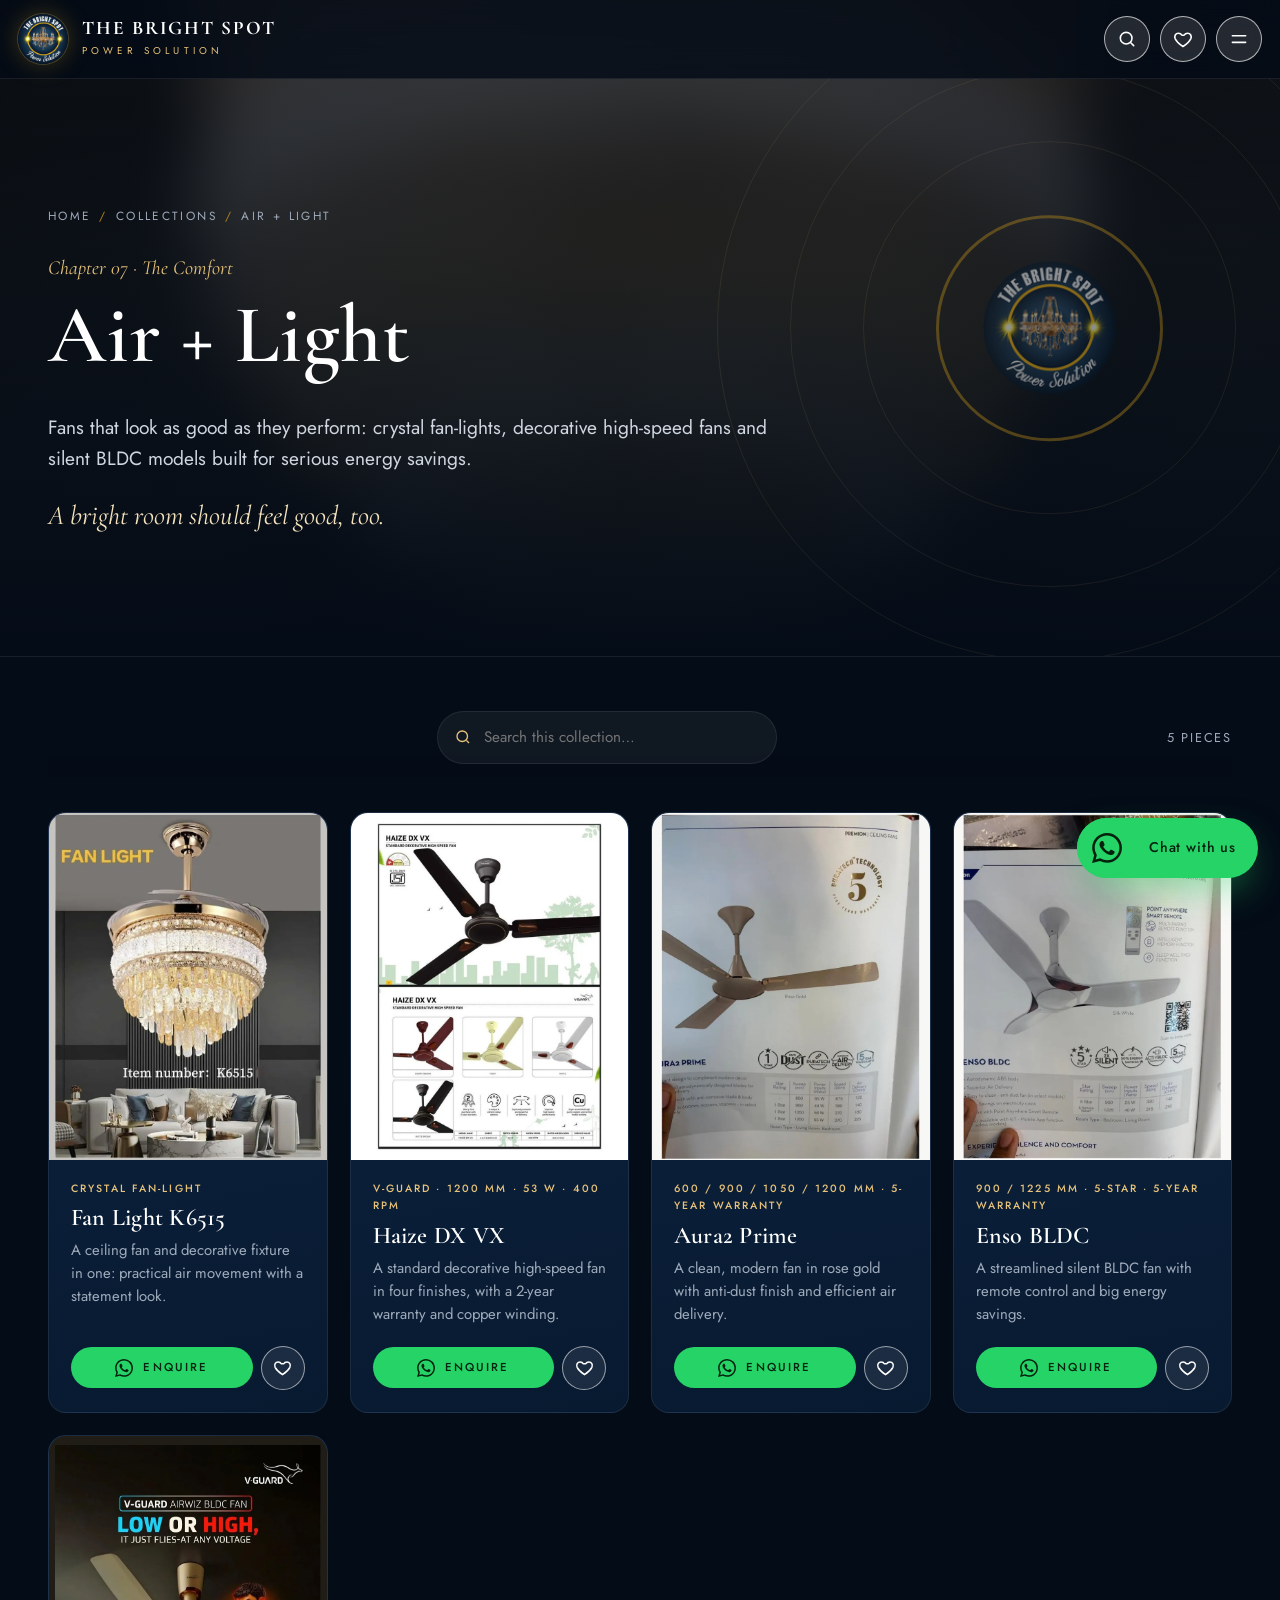
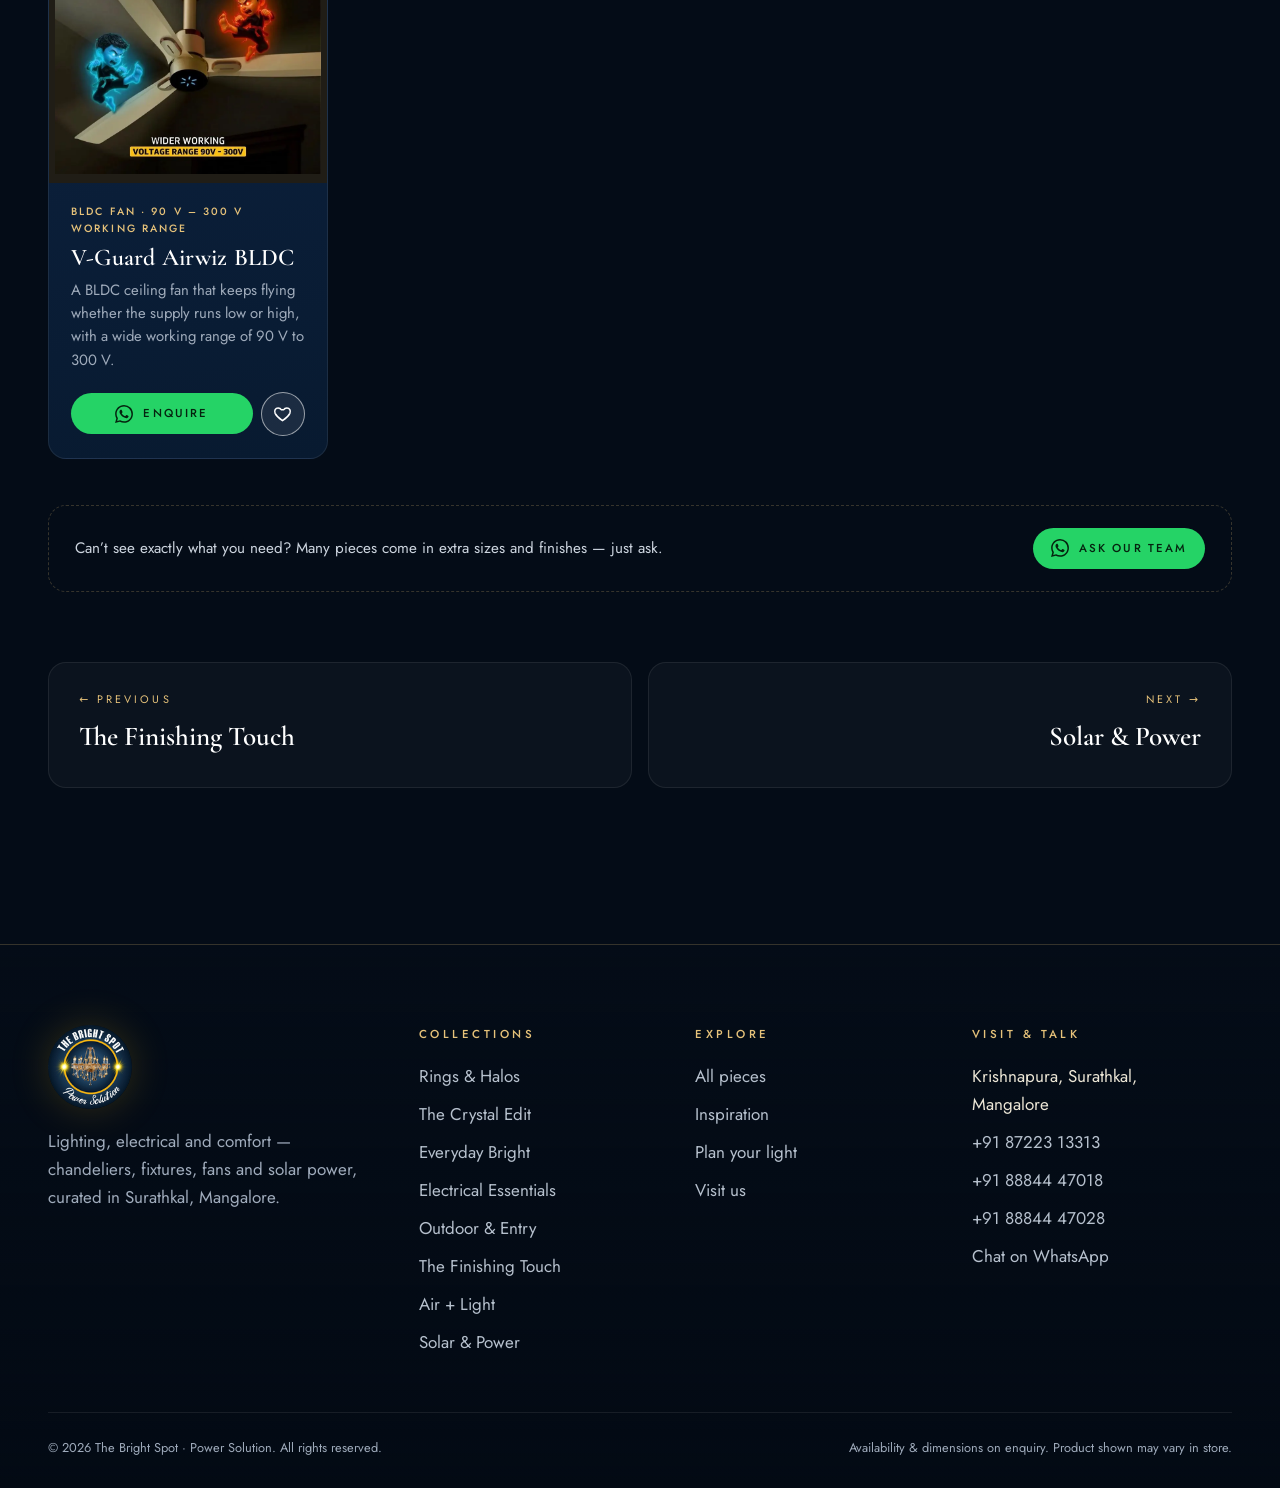
<file: air-light.html>
<!doctype html><html lang="en"><head><meta charset="utf-8"><meta name="viewport" content="width=device-width,initial-scale=1,viewport-fit=cover"><title>Air + Light — The Comfort | The Bright Spot, Mangalore</title><meta name="description" content="Fans that look as good as they perform: crystal fan-lights, decorative high-speed fans and silent BLDC models built for serious energy savings. The Bright Spot, Surathkal, Mangalore."><meta name="theme-color" content="#040c17"><meta property="og:type" content="website"><meta property="og:title" content="Air + Light — The Comfort | The Bright Spot, Mangalore"><meta property="og:description" content="Fans that look as good as they perform: crystal fan-lights, decorative high-speed fans and silent BLDC models built for serious energy savings. The Bright Spot, Surathkal, Mangalore."><meta property="og:image" content="assets/img/og-image.jpg"><meta name="twitter:card" content="summary_large_image"><link rel="icon" type="image/png" href="assets/img/favicon-64.png"><link rel="apple-touch-icon" href="assets/img/apple-touch-icon.png"><link rel="preconnect" href="https://fonts.googleapis.com"><link rel="preconnect" href="https://fonts.gstatic.com" crossorigin><link href="https://fonts.googleapis.com/css2?family=Cormorant+Garamond:ital,wght@0,500;0,600;0,700;1,500;1,600&family=Jost:wght@300;400;500&display=swap" rel="stylesheet"><link rel="stylesheet" href="assets/css/style.css"><script type="application/ld+json">{"@context": "https://schema.org", "@type": "HomeGoodsStore", "name": "The Bright Spot \u2014 Power Solution", "image": "assets/img/og-image.jpg", "telephone": ["+91 87223 13313", "+91 88844 47018", "+91 88844 47028"], "address": {"@type": "PostalAddress", "streetAddress": "Krishnapura, Surathkal", "addressLocality": "Mangalore", "addressRegion": "Karnataka", "addressCountry": "IN"}, "description": "Fans that look as good as they perform: crystal fan-lights, decorative high-speed fans and silent BLDC models built for serious energy savings. The Bright Spot, Surathkal, Mangalore."}</script></head><body><a class="skip" href="#main">Skip to content</a><div class="scrim" id="scrim" data-close-drawer></div><aside class="drawer" id="drawer" aria-label="My enquiry list"><div class="dr-head"><h3>My enquiry list</h3><button class="icon-btn" data-close-drawer aria-label="Close"><svg viewBox="0 0 24 24" fill="none" stroke="currentColor" stroke-width="1.8"><path d="M6 6l12 12M18 6 6 18"/></svg></button></div><div class="dr-body"></div><div class="dr-foot"><a class="btn btn-wa" id="send-list" href="#" target="_blank" rel="noopener"><svg viewBox="0 0 24 24" fill="currentColor" aria-hidden="true"><path d="M17.47 14.38c-.3-.15-1.76-.87-2.03-.97-.27-.1-.47-.15-.67.15-.2.3-.77.97-.94 1.16-.17.2-.35.22-.64.07-.3-.15-1.26-.46-2.4-1.48-.89-.8-1.49-1.77-1.66-2.07-.17-.3-.02-.46.13-.61.14-.13.3-.35.45-.52.15-.18.2-.3.3-.5.1-.2.05-.38-.02-.52-.08-.15-.67-1.62-.92-2.21-.24-.58-.49-.5-.67-.51h-.57c-.2 0-.52.07-.8.37-.27.3-1.04 1.02-1.04 2.48s1.07 2.87 1.22 3.07c.15.2 2.1 3.2 5.08 4.48.7.3 1.26.49 1.7.63.72.23 1.36.2 1.87.12.57-.09 1.76-.72 2-1.41.25-.7.25-1.29.17-1.41-.07-.12-.27-.2-.57-.35M12.05 21.78h-.01a9.87 9.87 0 0 1-5.03-1.38l-.36-.21-3.74.98 1-3.65-.24-.37a9.86 9.86 0 0 1-1.51-5.26c0-5.45 4.44-9.88 9.89-9.88 2.64 0 5.12 1.03 6.99 2.9a9.83 9.83 0 0 1 2.89 6.99c0 5.45-4.44 9.88-9.88 9.88M20.46 3.49A11.8 11.8 0 0 0 12.05 0C5.5 0 .16 5.34.16 11.89c0 2.1.55 4.14 1.59 5.95L.06 24l6.3-1.65a11.9 11.9 0 0 0 5.69 1.45c6.55 0 11.89-5.34 11.89-11.89 0-3.18-1.24-6.17-3.48-8.42"/></svg> Send list on WhatsApp</a><button class="clear" id="clear-list">Clear list</button></div></aside><div class="lb" id="lb" role="dialog" aria-modal="true" aria-label="Product view"><div class="lb-count" id="lb-count"></div><button class="lb-btn lb-close" aria-label="Close"><svg viewBox="0 0 24 24" fill="none" stroke="currentColor" stroke-width="1.8"><path d="M6 6l12 12M18 6 6 18"/></svg></button><div class="lb-stage"><button class="lb-btn lb-prev" aria-label="Previous"><svg viewBox="0 0 24 24" fill="none" stroke="currentColor" stroke-width="1.8"><path d="m15 5-7 7 7 7"/></svg></button><img id="lb-img" alt=""><button class="lb-btn lb-next" aria-label="Next"><svg viewBox="0 0 24 24" fill="none" stroke="currentColor" stroke-width="1.8"><path d="m9 5 7 7-7 7"/></svg></button></div><div class="lb-side"><span class="tag" id="lb-tag"></span><h3 id="lb-title"></h3><p id="lb-desc"></p><p><a class="link-arrow" id="lb-cat" href="#"></a></p><div class="row"><a class="btn btn-wa" id="lb-wa" href="#" target="_blank" rel="noopener"><svg viewBox="0 0 24 24" fill="currentColor" aria-hidden="true"><path d="M17.47 14.38c-.3-.15-1.76-.87-2.03-.97-.27-.1-.47-.15-.67.15-.2.3-.77.97-.94 1.16-.17.2-.35.22-.64.07-.3-.15-1.26-.46-2.4-1.48-.89-.8-1.49-1.77-1.66-2.07-.17-.3-.02-.46.13-.61.14-.13.3-.35.45-.52.15-.18.2-.3.3-.5.1-.2.05-.38-.02-.52-.08-.15-.67-1.62-.92-2.21-.24-.58-.49-.5-.67-.51h-.57c-.2 0-.52.07-.8.37-.27.3-1.04 1.02-1.04 2.48s1.07 2.87 1.22 3.07c.15.2 2.1 3.2 5.08 4.48.7.3 1.26.49 1.7.63.72.23 1.36.2 1.87.12.57-.09 1.76-.72 2-1.41.25-.7.25-1.29.17-1.41-.07-.12-.27-.2-.57-.35M12.05 21.78h-.01a9.87 9.87 0 0 1-5.03-1.38l-.36-.21-3.74.98 1-3.65-.24-.37a9.86 9.86 0 0 1-1.51-5.26c0-5.45 4.44-9.88 9.89-9.88 2.64 0 5.12 1.03 6.99 2.9a9.83 9.83 0 0 1 2.89 6.99c0 5.45-4.44 9.88-9.88 9.88M20.46 3.49A11.8 11.8 0 0 0 12.05 0C5.5 0 .16 5.34.16 11.89c0 2.1.55 4.14 1.59 5.95L.06 24l6.3-1.65a11.9 11.9 0 0 0 5.69 1.45c6.55 0 11.89-5.34 11.89-11.89 0-3.18-1.24-6.17-3.48-8.42"/></svg> Enquire on WhatsApp</a><button class="btn btn-ghost" id="lb-save" aria-pressed="false"><svg style="width:18px;height:18px;fill:none;stroke:currentColor;stroke-width:1.7" viewBox="0 0 24 24"><path d="M12 21s-7-4.6-9.3-9.2C1.2 8.6 3 5 6.5 5c2 0 3.4 1.1 4.2 2.4h2.6C14.1 6.1 15.5 5 17.5 5 21 5 22.8 8.6 21.3 11.8 19 16.4 12 21 12 21z"/></svg><span>Save to list</span></button></div><p class="hint" style="margin-top:14px">Availability, sizes and finishes confirmed by our team.</p></div></div><div class="fab"><button class="totop" aria-label="Back to top"><svg viewBox="0 0 24 24" fill="none" stroke="currentColor" stroke-width="1.8"><path d="m5 15 7-7 7 7"/></svg></button><a class="fab-wa" href="https://wa.me/918722313313?text=Hello%20The%20Bright%20Spot%21%20I%20found%20your%20website%20and%20would%20like%20some%20help%20choosing%20lighting." target="_blank" rel="noopener" aria-label="Chat with The Bright Spot on WhatsApp"><span class="ic"><svg viewBox="0 0 24 24" fill="currentColor" aria-hidden="true"><path d="M17.47 14.38c-.3-.15-1.76-.87-2.03-.97-.27-.1-.47-.15-.67.15-.2.3-.77.97-.94 1.16-.17.2-.35.22-.64.07-.3-.15-1.26-.46-2.4-1.48-.89-.8-1.49-1.77-1.66-2.07-.17-.3-.02-.46.13-.61.14-.13.3-.35.45-.52.15-.18.2-.3.3-.5.1-.2.05-.38-.02-.52-.08-.15-.67-1.62-.92-2.21-.24-.58-.49-.5-.67-.51h-.57c-.2 0-.52.07-.8.37-.27.3-1.04 1.02-1.04 2.48s1.07 2.87 1.22 3.07c.15.2 2.1 3.2 5.08 4.48.7.3 1.26.49 1.7.63.72.23 1.36.2 1.87.12.57-.09 1.76-.72 2-1.41.25-.7.25-1.29.17-1.41-.07-.12-.27-.2-.57-.35M12.05 21.78h-.01a9.87 9.87 0 0 1-5.03-1.38l-.36-.21-3.74.98 1-3.65-.24-.37a9.86 9.86 0 0 1-1.51-5.26c0-5.45 4.44-9.88 9.89-9.88 2.64 0 5.12 1.03 6.99 2.9a9.83 9.83 0 0 1 2.89 6.99c0 5.45-4.44 9.88-9.88 9.88M20.46 3.49A11.8 11.8 0 0 0 12.05 0C5.5 0 .16 5.34.16 11.89c0 2.1.55 4.14 1.59 5.95L.06 24l6.3-1.65a11.9 11.9 0 0 0 5.69 1.45c6.55 0 11.89-5.34 11.89-11.89 0-3.18-1.24-6.17-3.48-8.42"/></svg></span><span>Chat with us</span></a></div><div class="toast" id="toast" role="status" aria-live="polite"></div><header class="site-header inner"><div class="wrap nav"><a class="brand" href="index.html" aria-label="The Bright Spot — home"><img src="assets/img/logo-sm.png" width="50" height="50" alt=""><span><b>THE BRIGHT SPOT</b><small>Power Solution</small></span></a><ul class="menu" id="menu"><li><a href="index.html">Home</a></li><li class="has-drop"><button aria-expanded="false" aria-haspopup="true">Collections</button><div class="drop"><a href="rings-halos.html"><img src="assets/img/p02.webp" alt="" width="54" height="54" loading="lazy"><div><span>Rings &amp; Halos</span><em>The Modern</em></div></a><a href="crystal-edit.html"><img src="assets/img/p14.webp" alt="" width="54" height="54" loading="lazy"><div><span>The Crystal Edit</span><em>The Statement</em></div></a><a href="everyday-bright.html"><img src="assets/img/p38.webp" alt="" width="54" height="54" loading="lazy"><div><span>Everyday Bright</span><em>The Everyday</em></div></a><a href="electrical-essentials.html"><img src="assets/img/p71.webp" alt="" width="54" height="54" loading="lazy"><div><span>Electrical Essentials</span><em>The Foundation</em></div></a><a href="outdoor-entry.html"><img src="assets/img/p47.webp" alt="" width="54" height="54" loading="lazy"><div><span>Outdoor &amp; Entry</span><em>The Welcome</em></div></a><a href="finishing-touch.html"><img src="assets/img/p73.webp" alt="" width="54" height="54" loading="lazy"><div><span>The Finishing Touch</span><em>The Finish</em></div></a><a href="air-light.html"><img src="assets/img/p62.webp" alt="" width="54" height="54" loading="lazy"><div><span>Air + Light</span><em>The Comfort</em></div></a><a href="solar-power.html"><img src="assets/img/p79.webp" alt="" width="54" height="54" loading="lazy"><div><span>Solar &amp; Power</span><em>The Power</em></div></a><a href="collection.html" style="grid-column:1/-1;justify-content:center"><span style="font-size:.9rem;letter-spacing:.2em;text-transform:uppercase;font-family:var(--sans);color:var(--gold-2)">Browse every piece →</span></a></div></li><li><a href="inspiration.html">Inspiration</a></li><li><a href="plan-your-light.html">Plan Your Light</a></li><li><a href="visit.html">Visit Us</a></li></ul><div class="nav-tools"><a class="icon-btn" href="collection.html" aria-label="Search all pieces"><svg viewBox="0 0 24 24" fill="none" stroke="currentColor" stroke-width="1.8"><circle cx="11" cy="11" r="7"/><path d="m20 20-3.5-3.5"/></svg></a><button class="icon-btn" data-list aria-label="Open my enquiry list"><svg viewBox="0 0 24 24"><path d="M12 21s-7-4.6-9.3-9.2C1.2 8.6 3 5 6.5 5c2 0 3.4 1.1 4.2 2.4h2.6C14.1 6.1 15.5 5 17.5 5 21 5 22.8 8.6 21.3 11.8 19 16.4 12 21 12 21z"/></svg><span class="badge" aria-hidden="true">0</span></button><a class="btn btn-wa btn-sm nav-cta" href="https://wa.me/918722313313?text=Hello%20The%20Bright%20Spot%21%20I%20found%20your%20website%20and%20would%20like%20some%20help%20choosing%20lighting." target="_blank" rel="noopener"><svg viewBox="0 0 24 24" fill="currentColor" aria-hidden="true"><path d="M17.47 14.38c-.3-.15-1.76-.87-2.03-.97-.27-.1-.47-.15-.67.15-.2.3-.77.97-.94 1.16-.17.2-.35.22-.64.07-.3-.15-1.26-.46-2.4-1.48-.89-.8-1.49-1.77-1.66-2.07-.17-.3-.02-.46.13-.61.14-.13.3-.35.45-.52.15-.18.2-.3.3-.5.1-.2.05-.38-.02-.52-.08-.15-.67-1.62-.92-2.21-.24-.58-.49-.5-.67-.51h-.57c-.2 0-.52.07-.8.37-.27.3-1.04 1.02-1.04 2.48s1.07 2.87 1.22 3.07c.15.2 2.1 3.2 5.08 4.48.7.3 1.26.49 1.7.63.72.23 1.36.2 1.87.12.57-.09 1.76-.72 2-1.41.25-.7.25-1.29.17-1.41-.07-.12-.27-.2-.57-.35M12.05 21.78h-.01a9.87 9.87 0 0 1-5.03-1.38l-.36-.21-3.74.98 1-3.65-.24-.37a9.86 9.86 0 0 1-1.51-5.26c0-5.45 4.44-9.88 9.89-9.88 2.64 0 5.12 1.03 6.99 2.9a9.83 9.83 0 0 1 2.89 6.99c0 5.45-4.44 9.88-9.88 9.88M20.46 3.49A11.8 11.8 0 0 0 12.05 0C5.5 0 .16 5.34.16 11.89c0 2.1.55 4.14 1.59 5.95L.06 24l6.3-1.65a11.9 11.9 0 0 0 5.69 1.45c6.55 0 11.89-5.34 11.89-11.89 0-3.18-1.24-6.17-3.48-8.42"/></svg> WhatsApp</a><button class="icon-btn burger" aria-label="Menu" aria-expanded="false" aria-controls="menu"><svg viewBox="0 0 24 24" fill="none" stroke="currentColor" stroke-width="1.8"><path d="M4 8h16M4 16h16"/></svg></button></div></div></header><main id="main"><section class="phero"><div class="bgimg"><img src="assets/img/p62.webp" alt=""></div><div class="rings-deco" aria-hidden="true"><i></i><i></i><i></i><i></i><img src="assets/img/logo-sm.png" alt=""></div><div class="wrap"><div class="crumbs"><a href="index.html">Home</a><span>/</span><a href="collection.html">Collections</a><span>/</span>Air + Light</div><span class="chapter">Chapter 07 · The Comfort</span><h1>Air + Light</h1><p class="lead">Fans that look as good as they perform: crystal fan-lights, decorative high-speed fans and silent BLDC models built for serious energy savings.</p><p class="line">A bright room should feel good, too.</p></div></section><section class="section" style="padding-top:40px"><div class="wrap"><div class="toolbar"><div class="chips"></div><div class="search"><span><svg viewBox="0 0 24 24" fill="none" stroke="currentColor" stroke-width="1.8"><circle cx="11" cy="11" r="7"/><path d="m20 20-3.5-3.5"/></svg></span><input id="q" type="search" placeholder="Search this collection…" aria-label="Search this collection"></div><span class="count" id="count"></span></div><div class="grid" data-filterable="sub" data-scope><article class="card rv" data-id="62" data-cat="air-light" data-sub=""><button class="card-media" data-open data-id="62" style="background:#c5c4c1" aria-label="View Fan Light K6515"><img src="assets/img/p62.webp" width="775" height="1000" alt="Fan Light K6515 — Air + Light" loading="lazy" decoding="async"><span class="zoom"><svg viewBox="0 0 24 24" fill="none" stroke="currentColor" stroke-width="1.8"><path d="M4 9V4h5M20 9V4h-5M4 15v5h5M20 15v5h-5"/></svg></span></button><div class="card-body"><span class="tag">Crystal fan-light</span><h3>Fan Light K6515</h3><p>A ceiling fan and decorative fixture in one: practical air movement with a statement look.</p><div class="card-actions"><a class="btn btn-wa btn-sm" href="https://wa.me/918722313313?text=Hello%20The%20Bright%20Spot%21%20I%27m%20interested%20in%20Fan%20Light%20K6515%20%28Air%20%2B%20Light%29.%20Could%20you%20tell%20me%20about%20availability%20and%20details%3F%20Thank%20you." target="_blank" rel="noopener"><svg viewBox="0 0 24 24" fill="currentColor" aria-hidden="true"><path d="M17.47 14.38c-.3-.15-1.76-.87-2.03-.97-.27-.1-.47-.15-.67.15-.2.3-.77.97-.94 1.16-.17.2-.35.22-.64.07-.3-.15-1.26-.46-2.4-1.48-.89-.8-1.49-1.77-1.66-2.07-.17-.3-.02-.46.13-.61.14-.13.3-.35.45-.52.15-.18.2-.3.3-.5.1-.2.05-.38-.02-.52-.08-.15-.67-1.62-.92-2.21-.24-.58-.49-.5-.67-.51h-.57c-.2 0-.52.07-.8.37-.27.3-1.04 1.02-1.04 2.48s1.07 2.87 1.22 3.07c.15.2 2.1 3.2 5.08 4.48.7.3 1.26.49 1.7.63.72.23 1.36.2 1.87.12.57-.09 1.76-.72 2-1.41.25-.7.25-1.29.17-1.41-.07-.12-.27-.2-.57-.35M12.05 21.78h-.01a9.87 9.87 0 0 1-5.03-1.38l-.36-.21-3.74.98 1-3.65-.24-.37a9.86 9.86 0 0 1-1.51-5.26c0-5.45 4.44-9.88 9.89-9.88 2.64 0 5.12 1.03 6.99 2.9a9.83 9.83 0 0 1 2.89 6.99c0 5.45-4.44 9.88-9.88 9.88M20.46 3.49A11.8 11.8 0 0 0 12.05 0C5.5 0 .16 5.34.16 11.89c0 2.1.55 4.14 1.59 5.95L.06 24l6.3-1.65a11.9 11.9 0 0 0 5.69 1.45c6.55 0 11.89-5.34 11.89-11.89 0-3.18-1.24-6.17-3.48-8.42"/></svg> Enquire</a><button class="save" data-id="62" aria-pressed="false" aria-label="Save Fan Light K6515 to enquiry list"><svg viewBox="0 0 24 24"><path d="M12 21s-7-4.6-9.3-9.2C1.2 8.6 3 5 6.5 5c2 0 3.4 1.1 4.2 2.4h2.6C14.1 6.1 15.5 5 17.5 5 21 5 22.8 8.6 21.3 11.8 19 16.4 12 21 12 21z"/></svg></button></div></div></article><article class="card rv" data-id="63" data-cat="air-light" data-sub=""><button class="card-media" data-open data-id="63" style="background:#ffffff" aria-label="View Haize DX VX"><img src="assets/img/p63.webp" width="704" height="1000" alt="Haize DX VX — Air + Light" loading="lazy" decoding="async"><span class="zoom"><svg viewBox="0 0 24 24" fill="none" stroke="currentColor" stroke-width="1.8"><path d="M4 9V4h5M20 9V4h-5M4 15v5h5M20 15v5h-5"/></svg></span></button><div class="card-body"><span class="tag">V-Guard · 1200 mm · 53 W · 400 RPM</span><h3>Haize DX VX</h3><p>A standard decorative high-speed fan in four finishes, with a 2-year warranty and copper winding.</p><div class="card-actions"><a class="btn btn-wa btn-sm" href="https://wa.me/918722313313?text=Hello%20The%20Bright%20Spot%21%20I%27m%20interested%20in%20Haize%20DX%20VX%20%28Air%20%2B%20Light%29.%20Could%20you%20tell%20me%20about%20availability%20and%20details%3F%20Thank%20you." target="_blank" rel="noopener"><svg viewBox="0 0 24 24" fill="currentColor" aria-hidden="true"><path d="M17.47 14.38c-.3-.15-1.76-.87-2.03-.97-.27-.1-.47-.15-.67.15-.2.3-.77.97-.94 1.16-.17.2-.35.22-.64.07-.3-.15-1.26-.46-2.4-1.48-.89-.8-1.49-1.77-1.66-2.07-.17-.3-.02-.46.13-.61.14-.13.3-.35.45-.52.15-.18.2-.3.3-.5.1-.2.05-.38-.02-.52-.08-.15-.67-1.62-.92-2.21-.24-.58-.49-.5-.67-.51h-.57c-.2 0-.52.07-.8.37-.27.3-1.04 1.02-1.04 2.48s1.07 2.87 1.22 3.07c.15.2 2.1 3.2 5.08 4.48.7.3 1.26.49 1.7.63.72.23 1.36.2 1.87.12.57-.09 1.76-.72 2-1.41.25-.7.25-1.29.17-1.41-.07-.12-.27-.2-.57-.35M12.05 21.78h-.01a9.87 9.87 0 0 1-5.03-1.38l-.36-.21-3.74.98 1-3.65-.24-.37a9.86 9.86 0 0 1-1.51-5.26c0-5.45 4.44-9.88 9.89-9.88 2.64 0 5.12 1.03 6.99 2.9a9.83 9.83 0 0 1 2.89 6.99c0 5.45-4.44 9.88-9.88 9.88M20.46 3.49A11.8 11.8 0 0 0 12.05 0C5.5 0 .16 5.34.16 11.89c0 2.1.55 4.14 1.59 5.95L.06 24l6.3-1.65a11.9 11.9 0 0 0 5.69 1.45c6.55 0 11.89-5.34 11.89-11.89 0-3.18-1.24-6.17-3.48-8.42"/></svg> Enquire</a><button class="save" data-id="63" aria-pressed="false" aria-label="Save Haize DX VX to enquiry list"><svg viewBox="0 0 24 24"><path d="M12 21s-7-4.6-9.3-9.2C1.2 8.6 3 5 6.5 5c2 0 3.4 1.1 4.2 2.4h2.6C14.1 6.1 15.5 5 17.5 5 21 5 22.8 8.6 21.3 11.8 19 16.4 12 21 12 21z"/></svg></button></div></div></article><article class="card rv" data-id="64" data-cat="air-light" data-sub=""><button class="card-media" data-open data-id="64" style="background:#f7f7f5" aria-label="View Aura2 Prime"><img src="assets/img/p64.webp" width="752" height="1000" alt="Aura2 Prime — Air + Light" loading="lazy" decoding="async"><span class="zoom"><svg viewBox="0 0 24 24" fill="none" stroke="currentColor" stroke-width="1.8"><path d="M4 9V4h5M20 9V4h-5M4 15v5h5M20 15v5h-5"/></svg></span></button><div class="card-body"><span class="tag">600 / 900 / 1050 / 1200 mm · 5-year warranty</span><h3>Aura2 Prime</h3><p>A clean, modern fan in rose gold with anti-dust finish and efficient air delivery.</p><div class="card-actions"><a class="btn btn-wa btn-sm" href="https://wa.me/918722313313?text=Hello%20The%20Bright%20Spot%21%20I%27m%20interested%20in%20Aura2%20Prime%20%28Air%20%2B%20Light%29.%20Could%20you%20tell%20me%20about%20availability%20and%20details%3F%20Thank%20you." target="_blank" rel="noopener"><svg viewBox="0 0 24 24" fill="currentColor" aria-hidden="true"><path d="M17.47 14.38c-.3-.15-1.76-.87-2.03-.97-.27-.1-.47-.15-.67.15-.2.3-.77.97-.94 1.16-.17.2-.35.22-.64.07-.3-.15-1.26-.46-2.4-1.48-.89-.8-1.49-1.77-1.66-2.07-.17-.3-.02-.46.13-.61.14-.13.3-.35.45-.52.15-.18.2-.3.3-.5.1-.2.05-.38-.02-.52-.08-.15-.67-1.62-.92-2.21-.24-.58-.49-.5-.67-.51h-.57c-.2 0-.52.07-.8.37-.27.3-1.04 1.02-1.04 2.48s1.07 2.87 1.22 3.07c.15.2 2.1 3.2 5.08 4.48.7.3 1.26.49 1.7.63.72.23 1.36.2 1.87.12.57-.09 1.76-.72 2-1.41.25-.7.25-1.29.17-1.41-.07-.12-.27-.2-.57-.35M12.05 21.78h-.01a9.87 9.87 0 0 1-5.03-1.38l-.36-.21-3.74.98 1-3.65-.24-.37a9.86 9.86 0 0 1-1.51-5.26c0-5.45 4.44-9.88 9.89-9.88 2.64 0 5.12 1.03 6.99 2.9a9.83 9.83 0 0 1 2.89 6.99c0 5.45-4.44 9.88-9.88 9.88M20.46 3.49A11.8 11.8 0 0 0 12.05 0C5.5 0 .16 5.34.16 11.89c0 2.1.55 4.14 1.59 5.95L.06 24l6.3-1.65a11.9 11.9 0 0 0 5.69 1.45c6.55 0 11.89-5.34 11.89-11.89 0-3.18-1.24-6.17-3.48-8.42"/></svg> Enquire</a><button class="save" data-id="64" aria-pressed="false" aria-label="Save Aura2 Prime to enquiry list"><svg viewBox="0 0 24 24"><path d="M12 21s-7-4.6-9.3-9.2C1.2 8.6 3 5 6.5 5c2 0 3.4 1.1 4.2 2.4h2.6C14.1 6.1 15.5 5 17.5 5 21 5 22.8 8.6 21.3 11.8 19 16.4 12 21 12 21z"/></svg></button></div></div></article><article class="card rv" data-id="65" data-cat="air-light" data-sub=""><button class="card-media" data-open data-id="65" style="background:#f9f8f7" aria-label="View Enso BLDC"><img src="assets/img/p65.webp" width="748" height="1000" alt="Enso BLDC — Air + Light" loading="lazy" decoding="async"><span class="zoom"><svg viewBox="0 0 24 24" fill="none" stroke="currentColor" stroke-width="1.8"><path d="M4 9V4h5M20 9V4h-5M4 15v5h5M20 15v5h-5"/></svg></span></button><div class="card-body"><span class="tag">900 / 1225 mm · 5-star · 5-year warranty</span><h3>Enso BLDC</h3><p>A streamlined silent BLDC fan with remote control and big energy savings.</p><div class="card-actions"><a class="btn btn-wa btn-sm" href="https://wa.me/918722313313?text=Hello%20The%20Bright%20Spot%21%20I%27m%20interested%20in%20Enso%20BLDC%20%28Air%20%2B%20Light%29.%20Could%20you%20tell%20me%20about%20availability%20and%20details%3F%20Thank%20you." target="_blank" rel="noopener"><svg viewBox="0 0 24 24" fill="currentColor" aria-hidden="true"><path d="M17.47 14.38c-.3-.15-1.76-.87-2.03-.97-.27-.1-.47-.15-.67.15-.2.3-.77.97-.94 1.16-.17.2-.35.22-.64.07-.3-.15-1.26-.46-2.4-1.48-.89-.8-1.49-1.77-1.66-2.07-.17-.3-.02-.46.13-.61.14-.13.3-.35.45-.52.15-.18.2-.3.3-.5.1-.2.05-.38-.02-.52-.08-.15-.67-1.62-.92-2.21-.24-.58-.49-.5-.67-.51h-.57c-.2 0-.52.07-.8.37-.27.3-1.04 1.02-1.04 2.48s1.07 2.87 1.22 3.07c.15.2 2.1 3.2 5.08 4.48.7.3 1.26.49 1.7.63.72.23 1.36.2 1.87.12.57-.09 1.76-.72 2-1.41.25-.7.25-1.29.17-1.41-.07-.12-.27-.2-.57-.35M12.05 21.78h-.01a9.87 9.87 0 0 1-5.03-1.38l-.36-.21-3.74.98 1-3.65-.24-.37a9.86 9.86 0 0 1-1.51-5.26c0-5.45 4.44-9.88 9.89-9.88 2.64 0 5.12 1.03 6.99 2.9a9.83 9.83 0 0 1 2.89 6.99c0 5.45-4.44 9.88-9.88 9.88M20.46 3.49A11.8 11.8 0 0 0 12.05 0C5.5 0 .16 5.34.16 11.89c0 2.1.55 4.14 1.59 5.95L.06 24l6.3-1.65a11.9 11.9 0 0 0 5.69 1.45c6.55 0 11.89-5.34 11.89-11.89 0-3.18-1.24-6.17-3.48-8.42"/></svg> Enquire</a><button class="save" data-id="65" aria-pressed="false" aria-label="Save Enso BLDC to enquiry list"><svg viewBox="0 0 24 24"><path d="M12 21s-7-4.6-9.3-9.2C1.2 8.6 3 5 6.5 5c2 0 3.4 1.1 4.2 2.4h2.6C14.1 6.1 15.5 5 17.5 5 21 5 22.8 8.6 21.3 11.8 19 16.4 12 21 12 21z"/></svg></button></div></div></article><article class="card rv" data-id="76" data-cat="air-light" data-sub=""><button class="card-media" data-open data-id="76" style="background:#201d16" aria-label="View V-Guard Airwiz BLDC"><img src="assets/img/p76.webp" width="807" height="1000" alt="V-Guard Airwiz BLDC — Air + Light" loading="lazy" decoding="async"><span class="zoom"><svg viewBox="0 0 24 24" fill="none" stroke="currentColor" stroke-width="1.8"><path d="M4 9V4h5M20 9V4h-5M4 15v5h5M20 15v5h-5"/></svg></span></button><div class="card-body"><span class="tag">BLDC fan · 90 V – 300 V working range</span><h3>V-Guard Airwiz BLDC</h3><p>A BLDC ceiling fan that keeps flying whether the supply runs low or high, with a wide working range of 90 V to 300 V.</p><div class="card-actions"><a class="btn btn-wa btn-sm" href="https://wa.me/918722313313?text=Hello%20The%20Bright%20Spot%21%20I%27m%20interested%20in%20V-Guard%20Airwiz%20BLDC%20%28Air%20%2B%20Light%29.%20Could%20you%20tell%20me%20about%20availability%20and%20details%3F%20Thank%20you." target="_blank" rel="noopener"><svg viewBox="0 0 24 24" fill="currentColor" aria-hidden="true"><path d="M17.47 14.38c-.3-.15-1.76-.87-2.03-.97-.27-.1-.47-.15-.67.15-.2.3-.77.97-.94 1.16-.17.2-.35.22-.64.07-.3-.15-1.26-.46-2.4-1.48-.89-.8-1.49-1.77-1.66-2.07-.17-.3-.02-.46.13-.61.14-.13.3-.35.45-.52.15-.18.2-.3.3-.5.1-.2.05-.38-.02-.52-.08-.15-.67-1.62-.92-2.21-.24-.58-.49-.5-.67-.51h-.57c-.2 0-.52.07-.8.37-.27.3-1.04 1.02-1.04 2.48s1.07 2.87 1.22 3.07c.15.2 2.1 3.2 5.08 4.48.7.3 1.26.49 1.7.63.72.23 1.36.2 1.87.12.57-.09 1.76-.72 2-1.41.25-.7.25-1.29.17-1.41-.07-.12-.27-.2-.57-.35M12.05 21.78h-.01a9.87 9.87 0 0 1-5.03-1.38l-.36-.21-3.74.98 1-3.65-.24-.37a9.86 9.86 0 0 1-1.51-5.26c0-5.45 4.44-9.88 9.89-9.88 2.64 0 5.12 1.03 6.99 2.9a9.83 9.83 0 0 1 2.89 6.99c0 5.45-4.44 9.88-9.88 9.88M20.46 3.49A11.8 11.8 0 0 0 12.05 0C5.5 0 .16 5.34.16 11.89c0 2.1.55 4.14 1.59 5.95L.06 24l6.3-1.65a11.9 11.9 0 0 0 5.69 1.45c6.55 0 11.89-5.34 11.89-11.89 0-3.18-1.24-6.17-3.48-8.42"/></svg> Enquire</a><button class="save" data-id="76" aria-pressed="false" aria-label="Save V-Guard Airwiz BLDC to enquiry list"><svg viewBox="0 0 24 24"><path d="M12 21s-7-4.6-9.3-9.2C1.2 8.6 3 5 6.5 5c2 0 3.4 1.1 4.2 2.4h2.6C14.1 6.1 15.5 5 17.5 5 21 5 22.8 8.6 21.3 11.8 19 16.4 12 21 12 21z"/></svg></button></div></div></article><div class="no-results"><p>No pieces match your search. Try a different word — or <a class="link-arrow" href="https://wa.me/918722313313?text=Hello%20The%20Bright%20Spot%21%20I%20was%20browsing%20Air%20%2B%20Light%20on%20your%20website%20and%20need%20help%20finding%20something." target="_blank" rel="noopener">ask us on WhatsApp</a>.</p></div></div><div class="note"><span>Can’t see exactly what you need? Many pieces come in extra sizes and finishes — just ask.</span><a class="btn btn-wa btn-sm" href="https://wa.me/918722313313?text=Hello%20The%20Bright%20Spot%21%20I%20was%20browsing%20Air%20%2B%20Light%20on%20your%20website%20and%20need%20help%20finding%20something." target="_blank" rel="noopener"><svg viewBox="0 0 24 24" fill="currentColor" aria-hidden="true"><path d="M17.47 14.38c-.3-.15-1.76-.87-2.03-.97-.27-.1-.47-.15-.67.15-.2.3-.77.97-.94 1.16-.17.2-.35.22-.64.07-.3-.15-1.26-.46-2.4-1.48-.89-.8-1.49-1.77-1.66-2.07-.17-.3-.02-.46.13-.61.14-.13.3-.35.45-.52.15-.18.2-.3.3-.5.1-.2.05-.38-.02-.52-.08-.15-.67-1.62-.92-2.21-.24-.58-.49-.5-.67-.51h-.57c-.2 0-.52.07-.8.37-.27.3-1.04 1.02-1.04 2.48s1.07 2.87 1.22 3.07c.15.2 2.1 3.2 5.08 4.48.7.3 1.26.49 1.7.63.72.23 1.36.2 1.87.12.57-.09 1.76-.72 2-1.41.25-.7.25-1.29.17-1.41-.07-.12-.27-.2-.57-.35M12.05 21.78h-.01a9.87 9.87 0 0 1-5.03-1.38l-.36-.21-3.74.98 1-3.65-.24-.37a9.86 9.86 0 0 1-1.51-5.26c0-5.45 4.44-9.88 9.89-9.88 2.64 0 5.12 1.03 6.99 2.9a9.83 9.83 0 0 1 2.89 6.99c0 5.45-4.44 9.88-9.88 9.88M20.46 3.49A11.8 11.8 0 0 0 12.05 0C5.5 0 .16 5.34.16 11.89c0 2.1.55 4.14 1.59 5.95L.06 24l6.3-1.65a11.9 11.9 0 0 0 5.69 1.45c6.55 0 11.89-5.34 11.89-11.89 0-3.18-1.24-6.17-3.48-8.42"/></svg> Ask our team</a></div><div class="pn"><a href="finishing-touch.html"><small>← Previous</small><b>The Finishing Touch</b></a><a href="solar-power.html"><small>Next →</small><b>Solar &amp; Power</b></a></div></div></section></main><footer class="footer"><div class="wrap"><div class="f-grid"><div class="f-brand"><img src="assets/img/logo-sm.png" width="84" height="84" alt="The Bright Spot logo"><p>Lighting, electrical and comfort — chandeliers, fixtures, fans and solar power, curated in Surathkal, Mangalore.</p></div><div><h5>Collections</h5><ul><li><a href="rings-halos.html">Rings &amp; Halos</a></li><li><a href="crystal-edit.html">The Crystal Edit</a></li><li><a href="everyday-bright.html">Everyday Bright</a></li><li><a href="electrical-essentials.html">Electrical Essentials</a></li><li><a href="outdoor-entry.html">Outdoor &amp; Entry</a></li><li><a href="finishing-touch.html">The Finishing Touch</a></li><li><a href="air-light.html">Air + Light</a></li><li><a href="solar-power.html">Solar &amp; Power</a></li></ul></div><div><h5>Explore</h5><ul><li><a href="collection.html">All pieces</a></li><li><a href="inspiration.html">Inspiration</a></li><li><a href="plan-your-light.html">Plan your light</a></li><li><a href="visit.html">Visit us</a></li></ul></div><div><h5>Visit &amp; Talk</h5><ul><li>Krishnapura, Surathkal,<br>Mangalore</li><li><a href="tel:+918722313313">+91 87223 13313</a></li><li><a href="tel:+918884447018">+91 88844 47018</a></li><li><a href="tel:+918884447028">+91 88844 47028</a></li><li><a href="https://wa.me/918722313313?text=Hello%20The%20Bright%20Spot%21%20I%20found%20your%20website%20and%20would%20like%20some%20help%20choosing%20lighting." target="_blank" rel="noopener">Chat on WhatsApp</a></li></ul></div></div><div class="legal"><span>© <span id="yr">2026</span> The Bright Spot · Power Solution. All rights reserved.</span><span>Availability &amp; dimensions on enquiry. Product shown may vary in store.</span></div></div></footer><script src="assets/js/products.js"></script><script src="assets/js/main.js"></script></body></html>
</file>
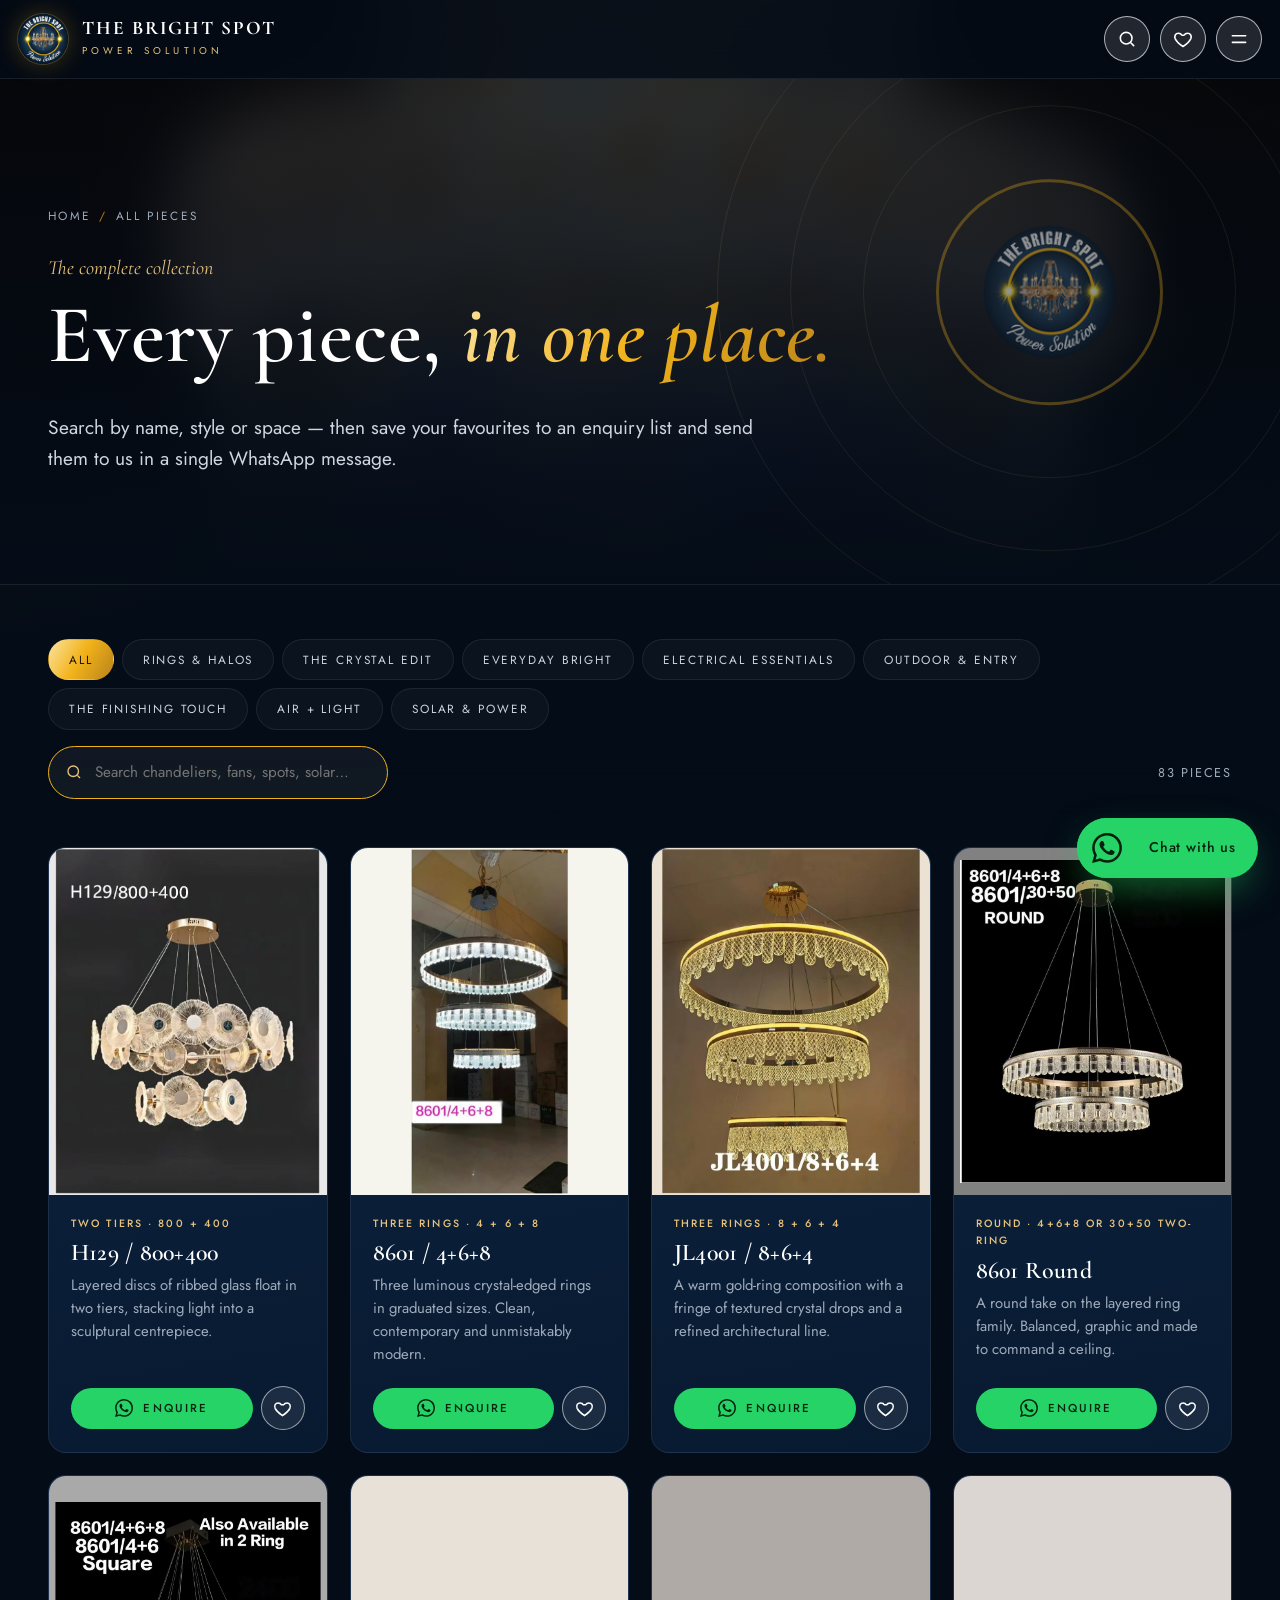
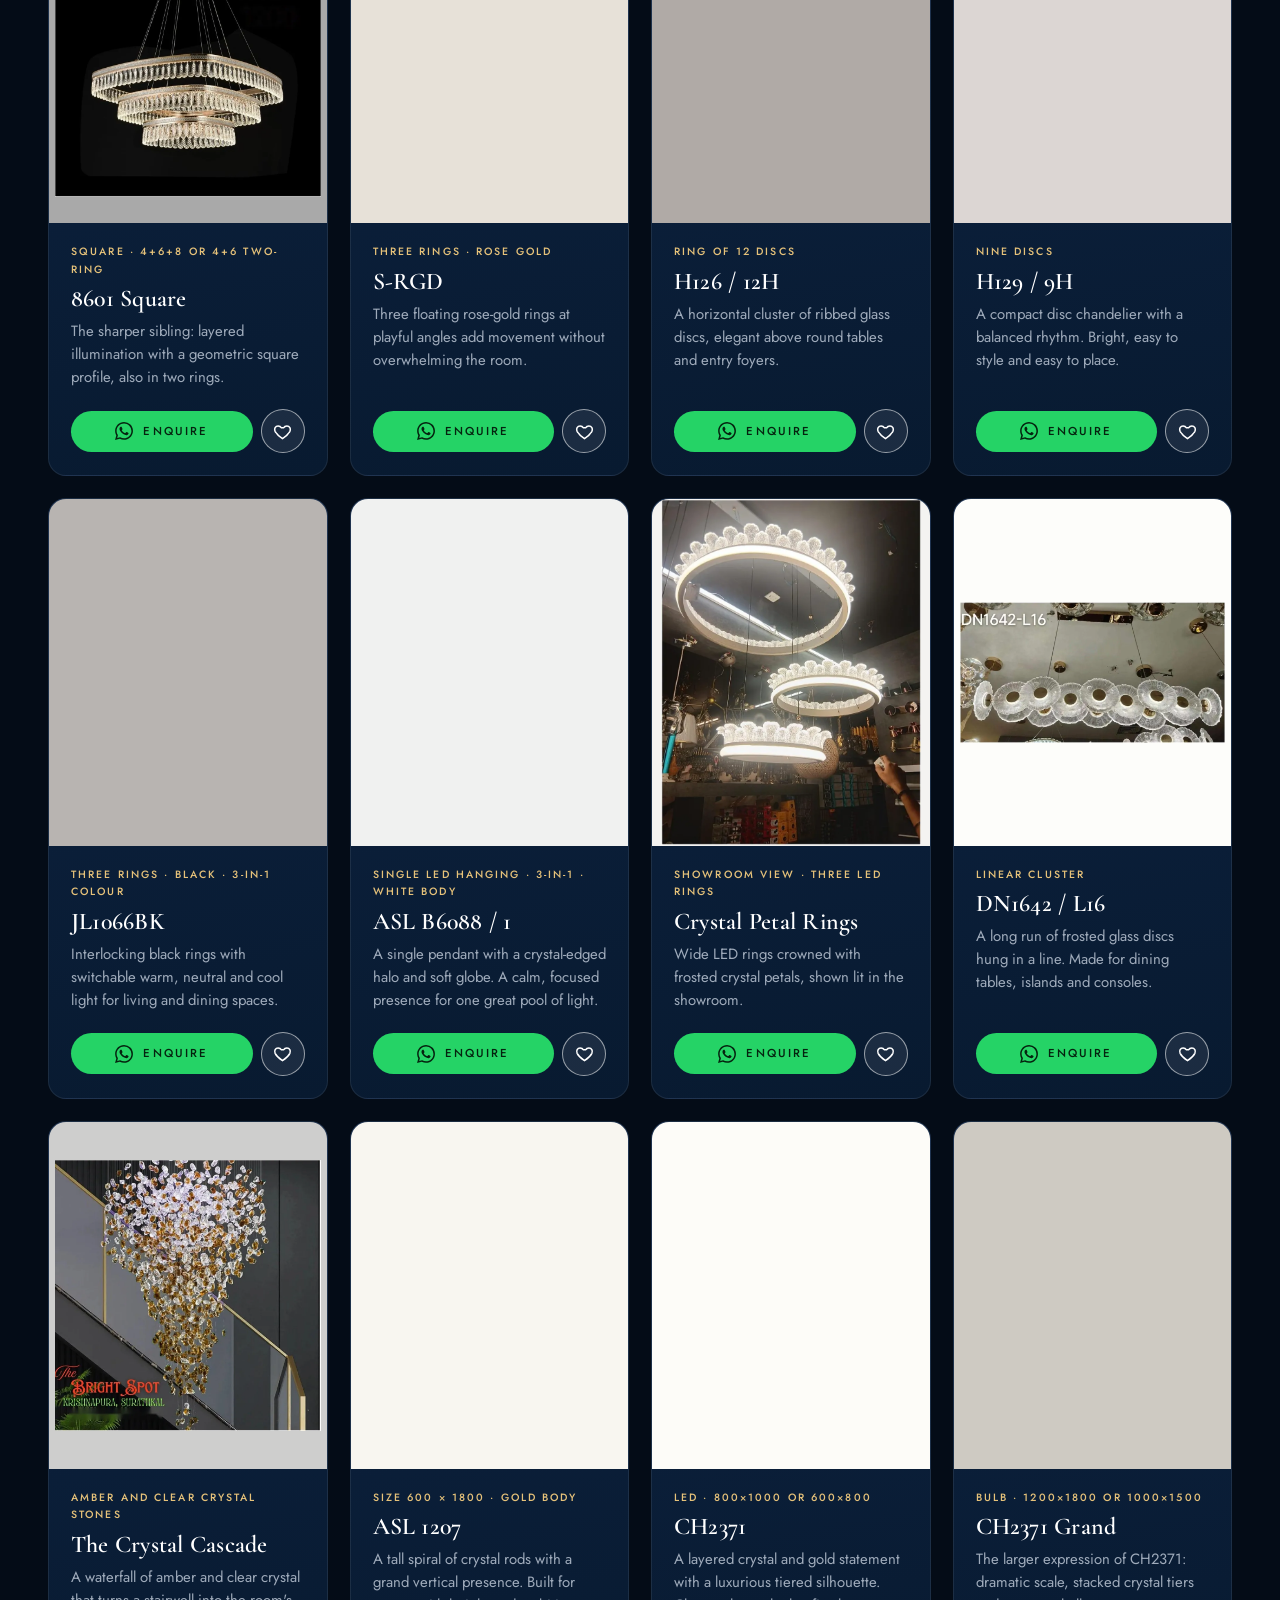
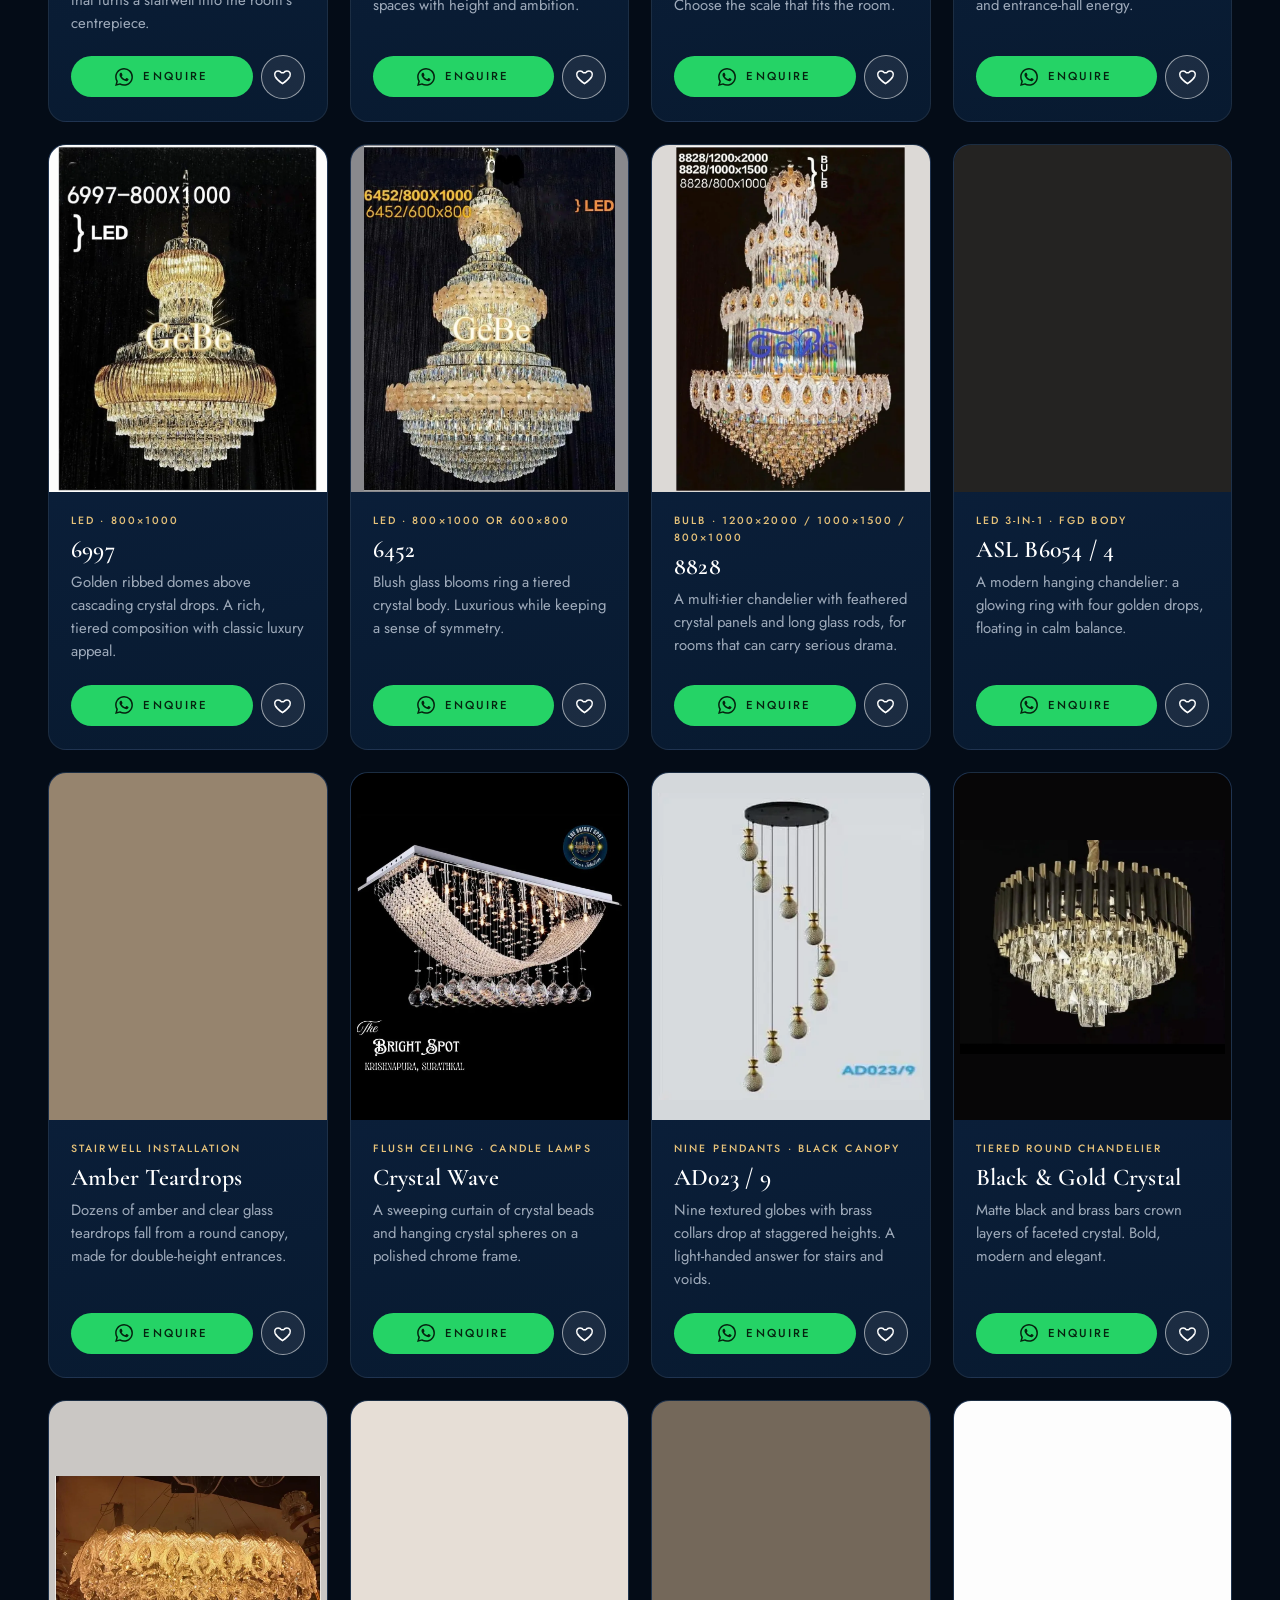
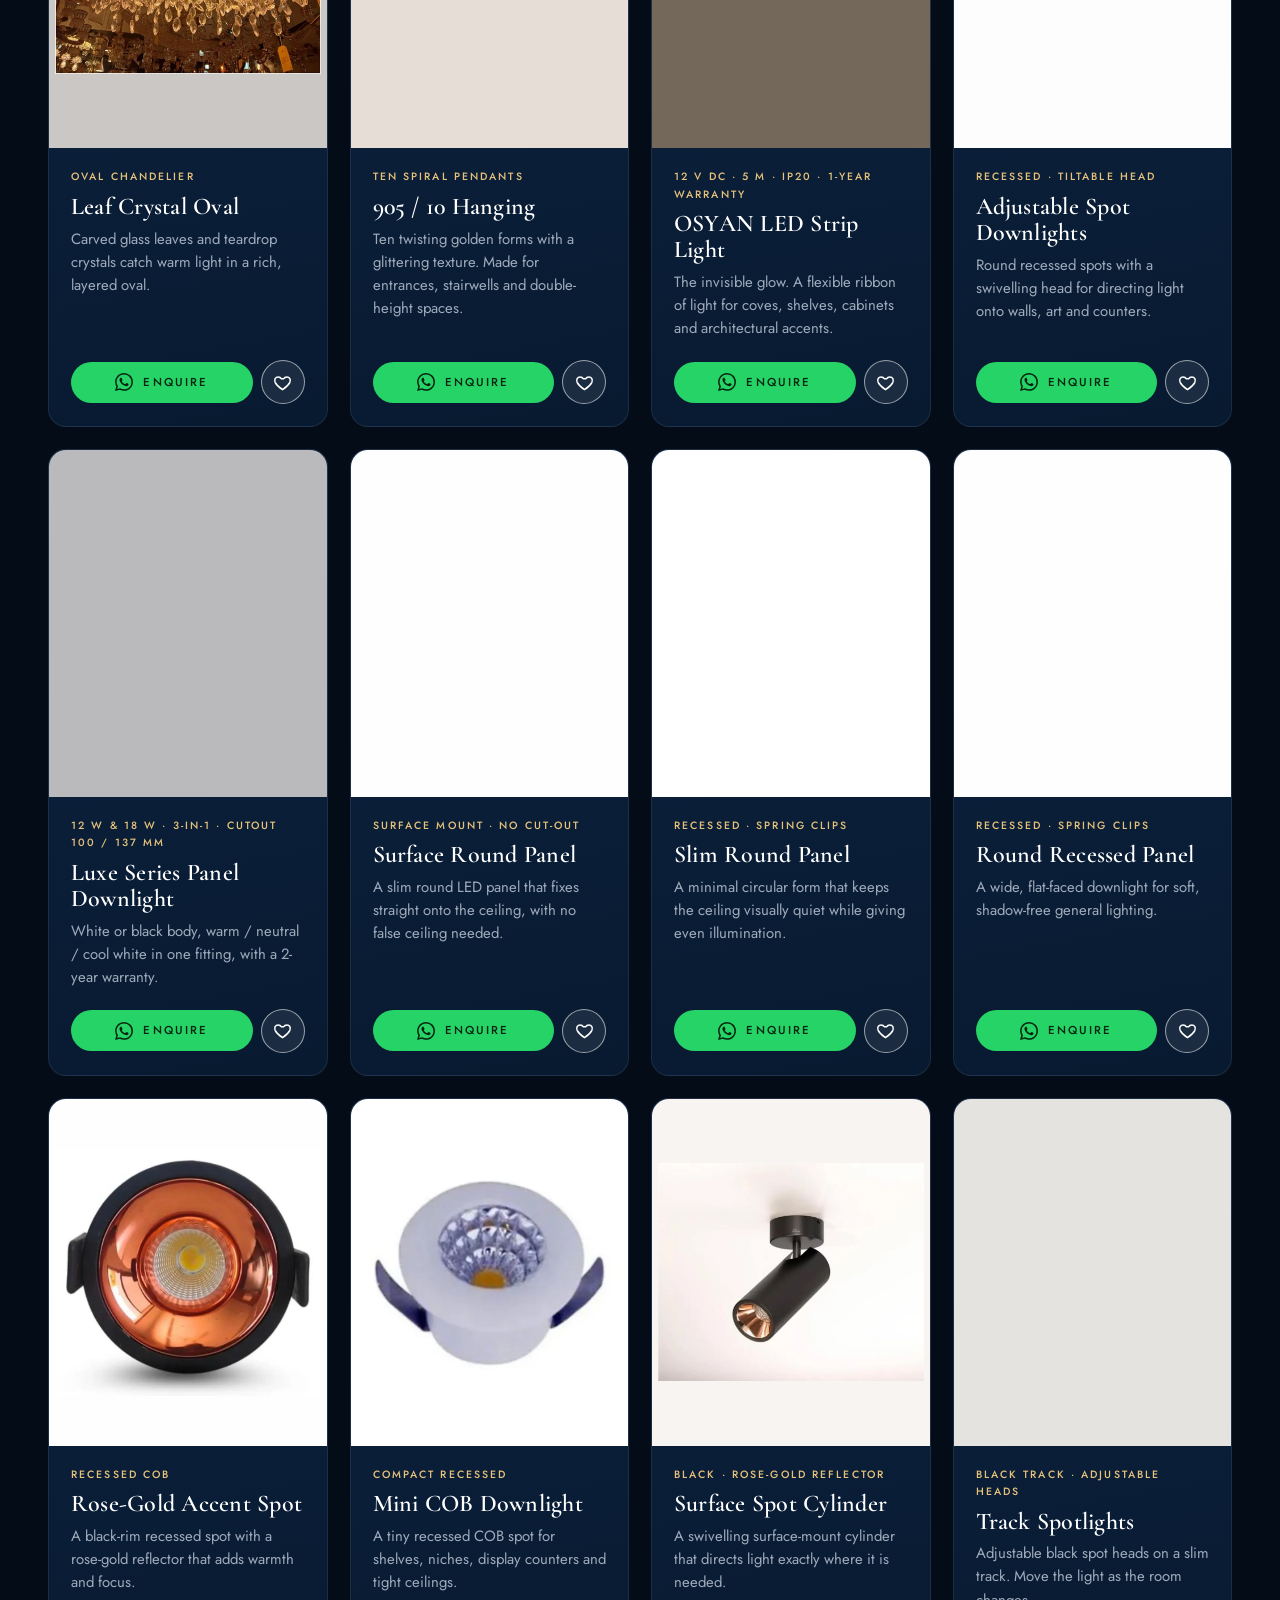
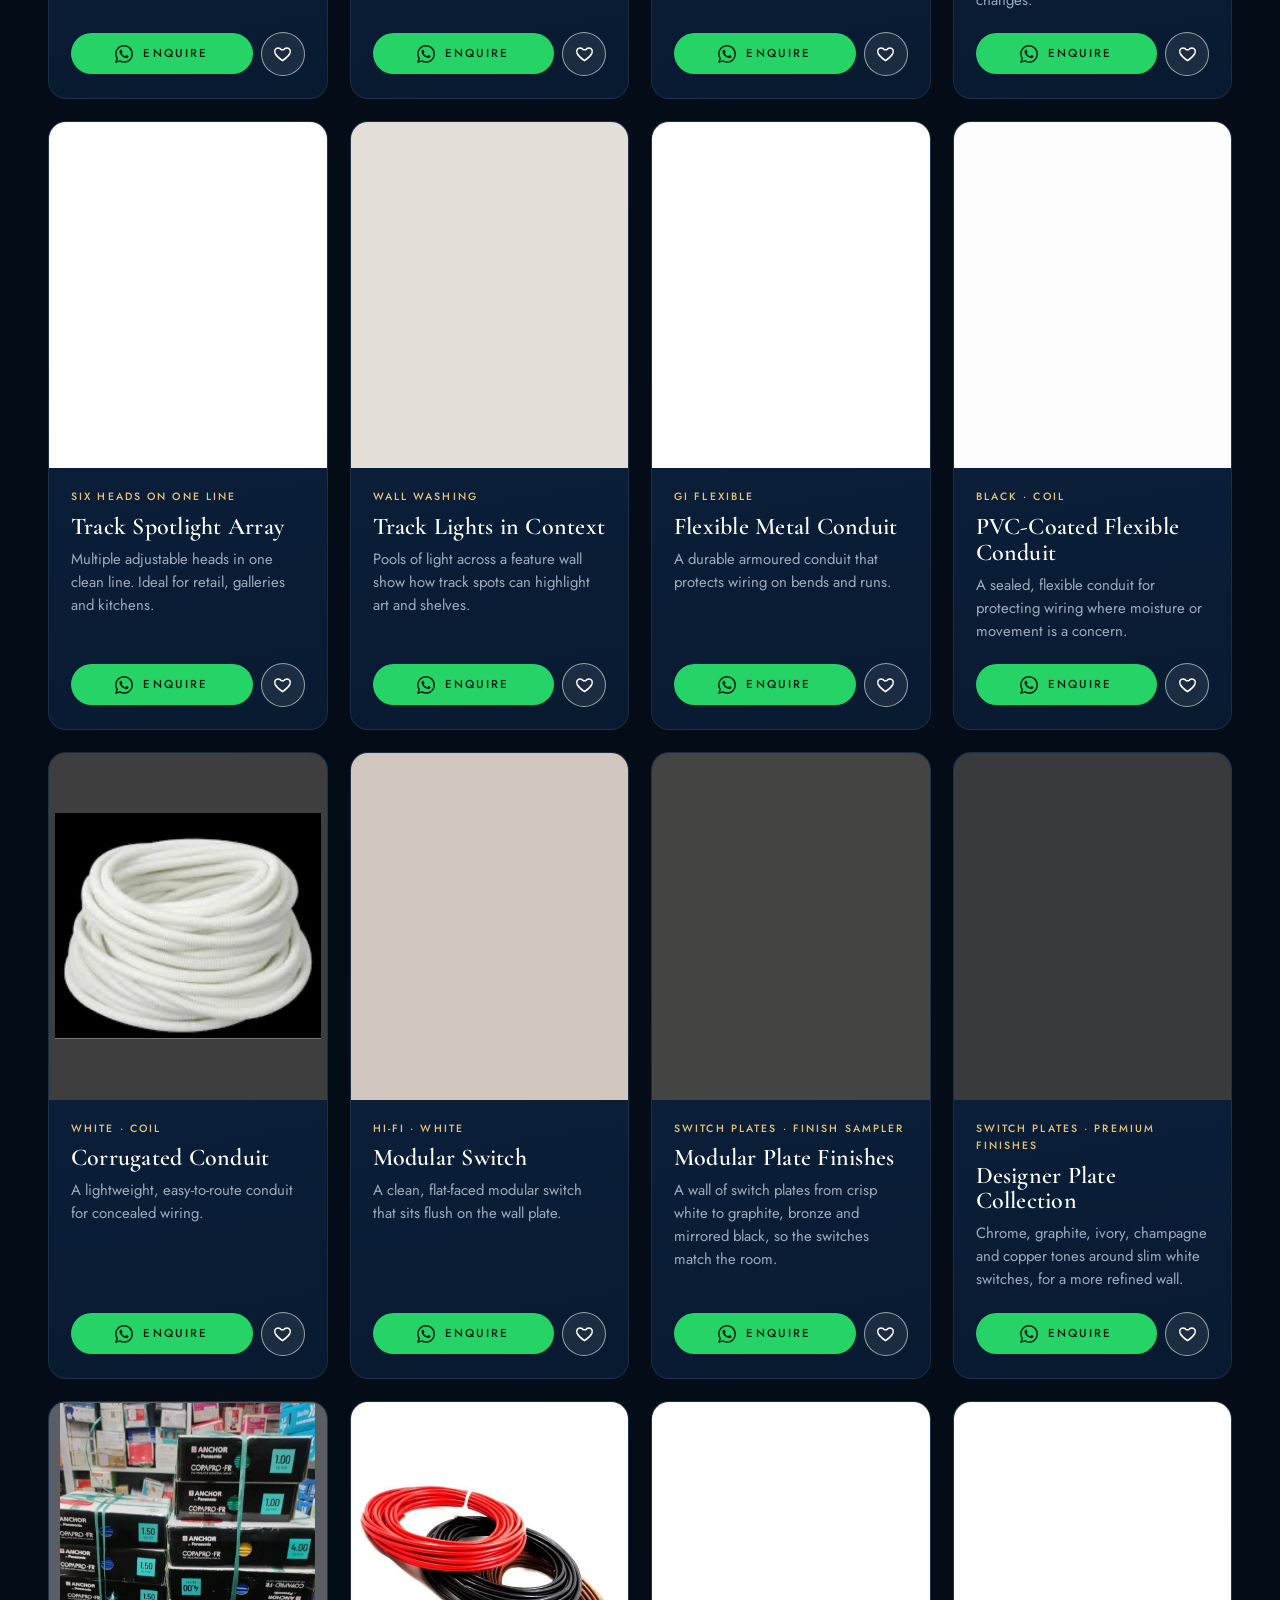
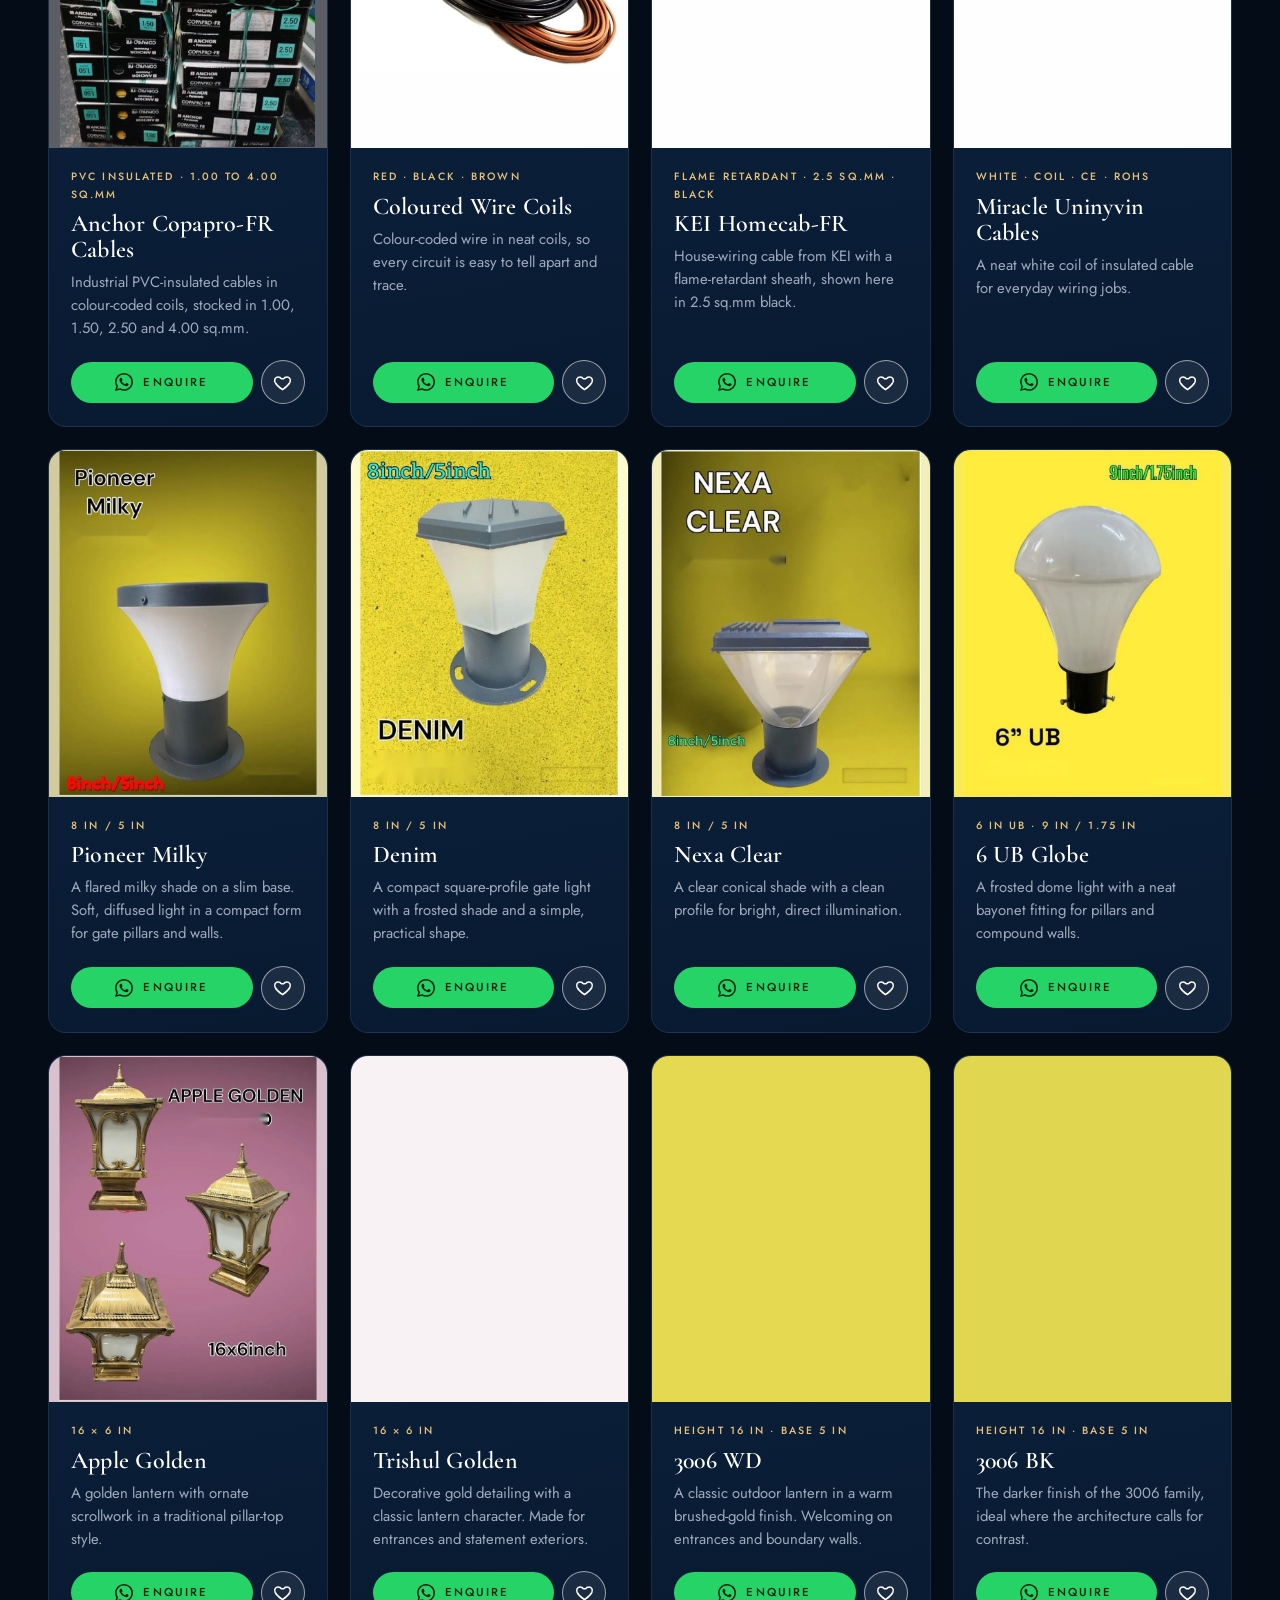
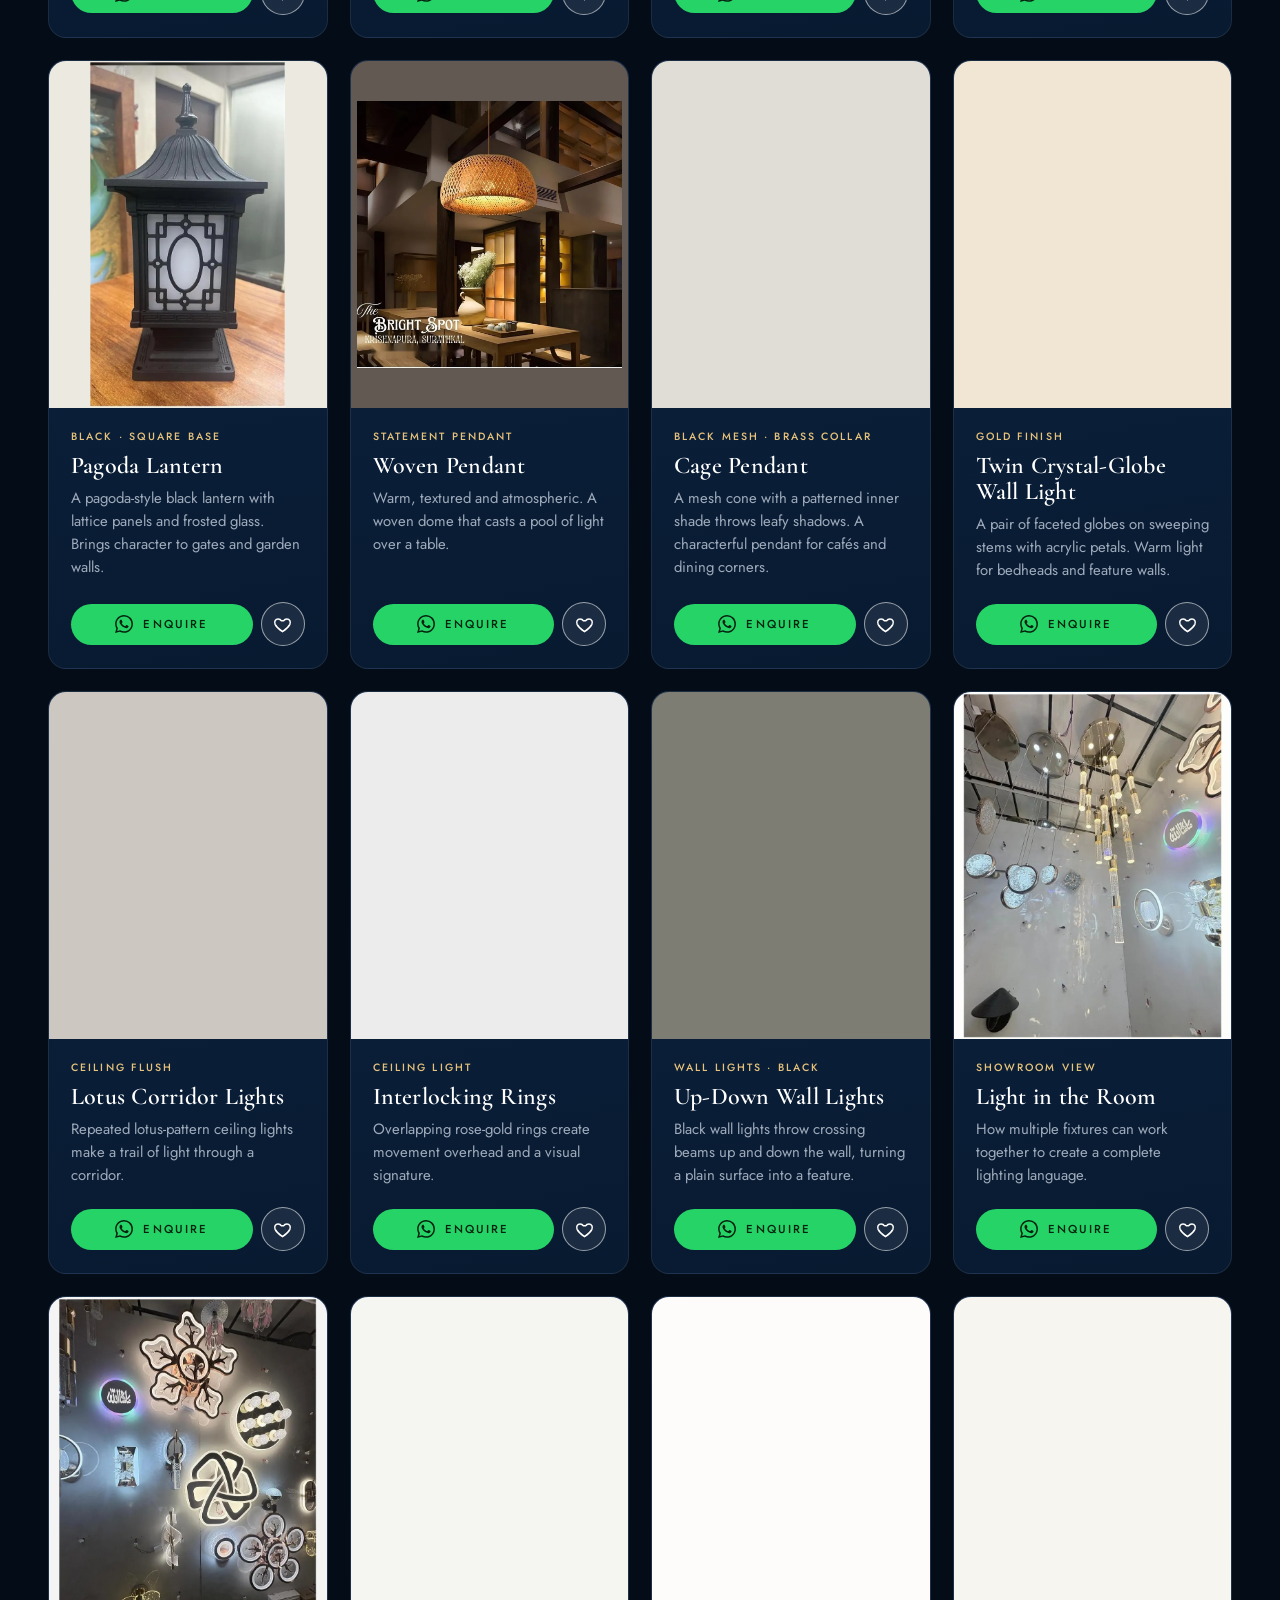
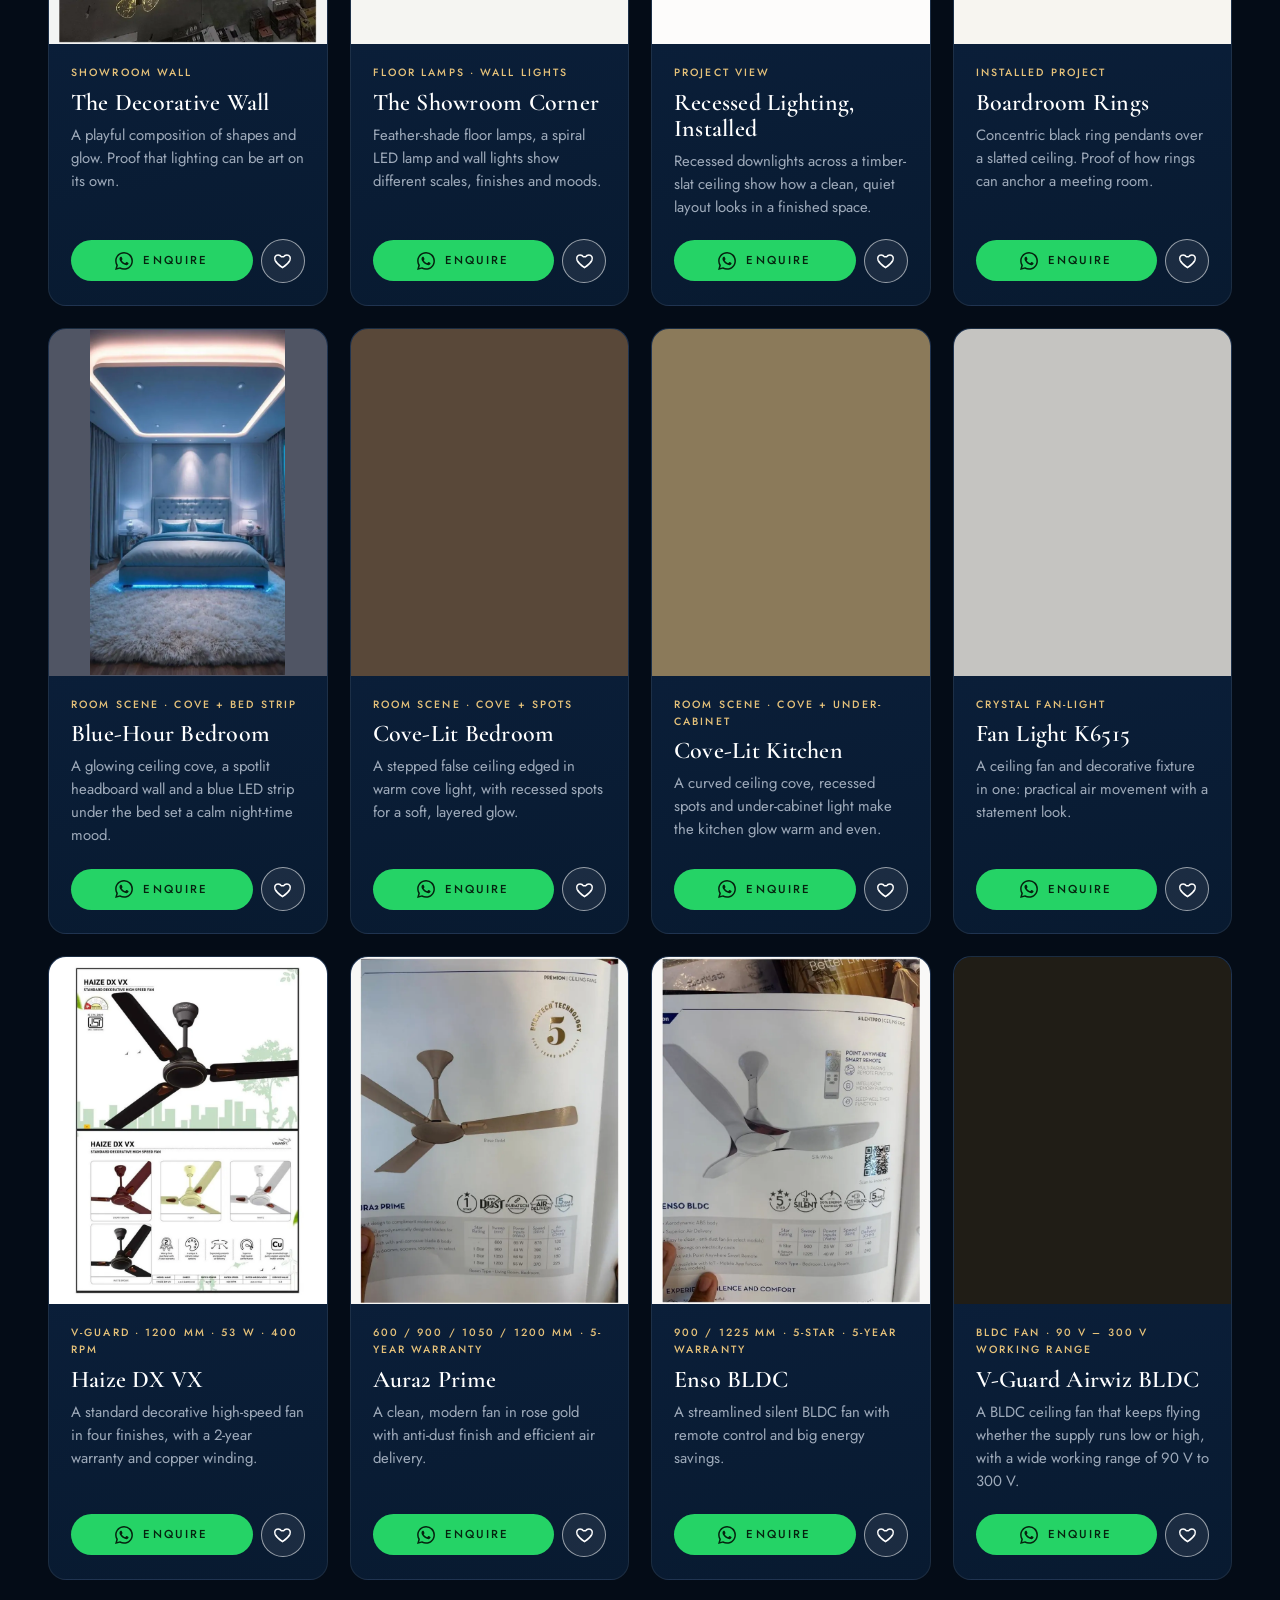
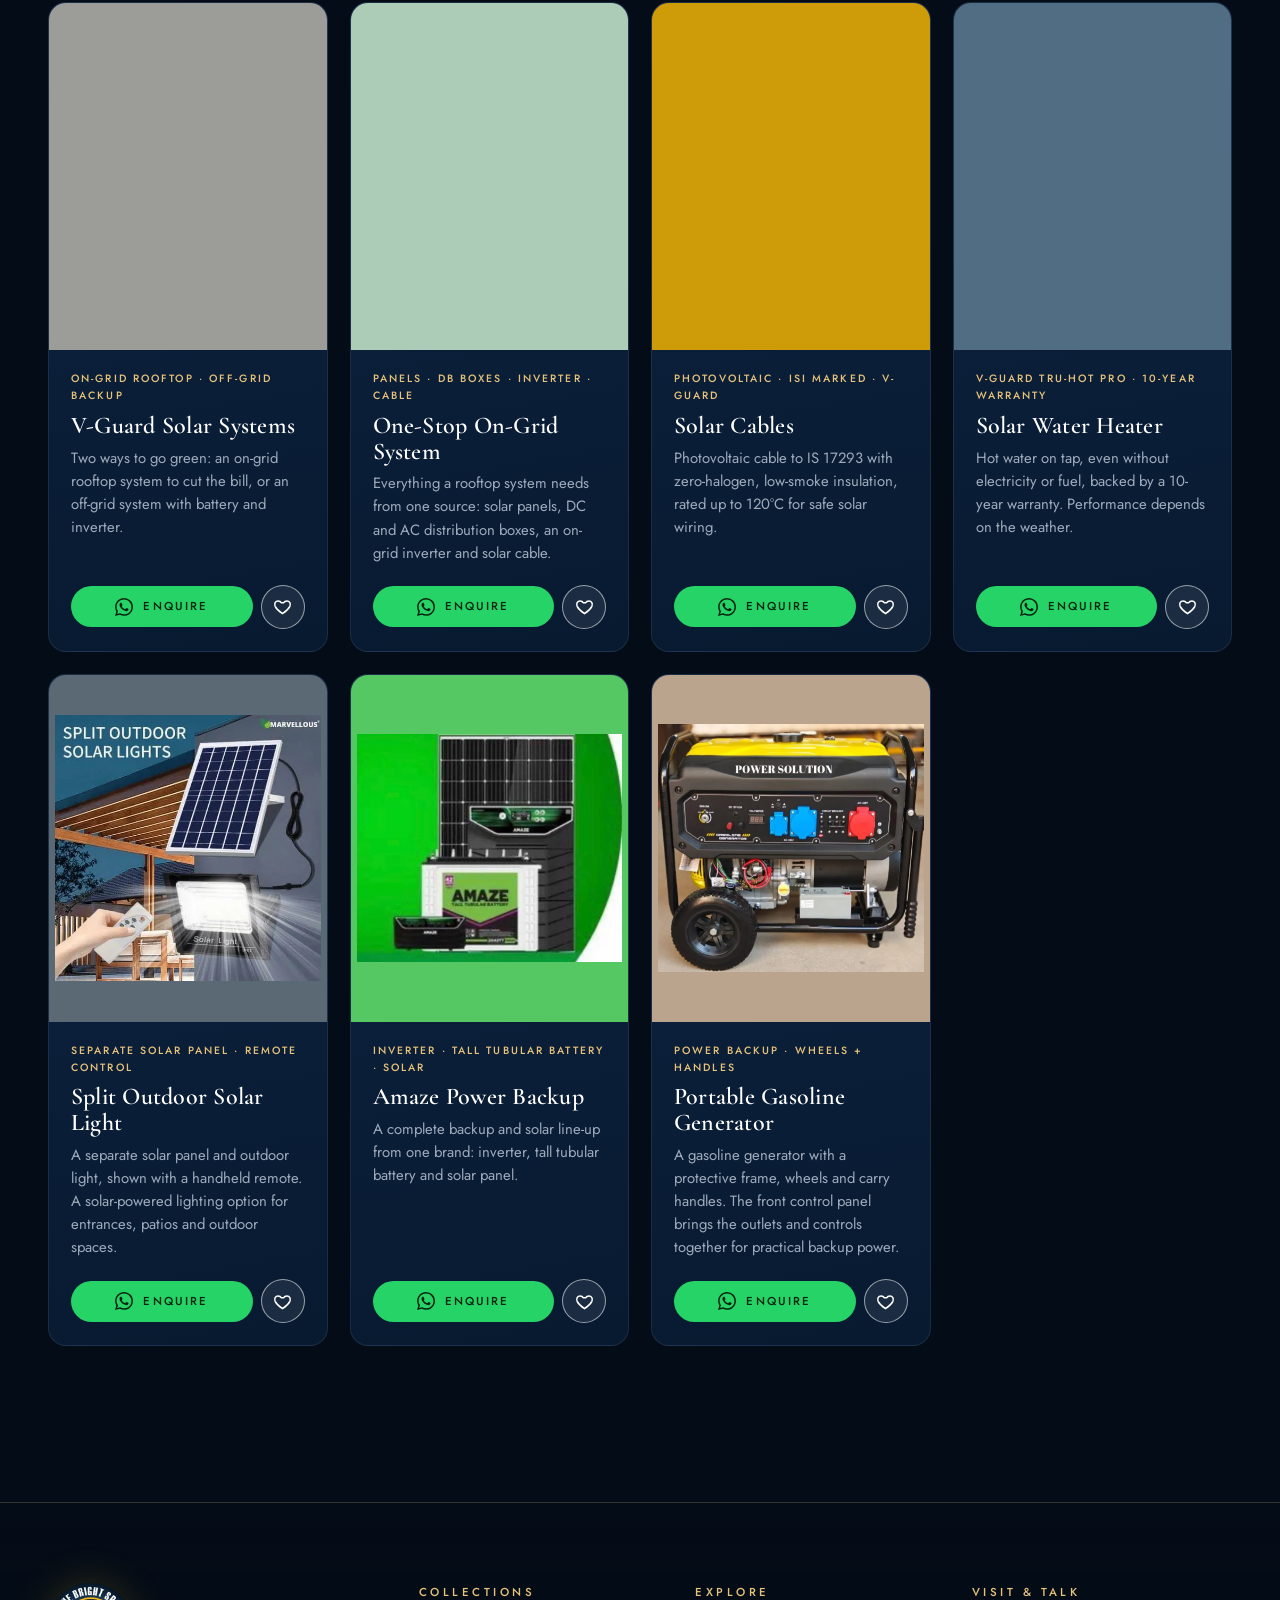
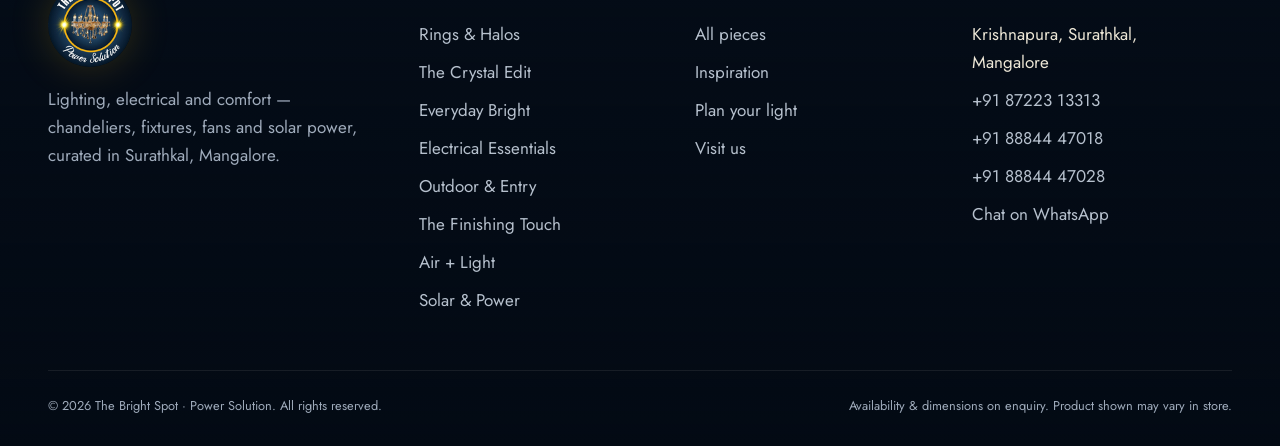
<file: collection.html>
<!doctype html><html lang="en"><head><meta charset="utf-8"><meta name="viewport" content="width=device-width,initial-scale=1,viewport-fit=cover"><title>All Pieces — Search the Full Collection | The Bright Spot</title><meta name="description" content="Browse and search every chandelier, light, fan, electrical essential and solar product at The Bright Spot, Surathkal, Mangalore."><meta name="theme-color" content="#040c17"><meta property="og:type" content="website"><meta property="og:title" content="All Pieces — Search the Full Collection | The Bright Spot"><meta property="og:description" content="Browse and search every chandelier, light, fan, electrical essential and solar product at The Bright Spot, Surathkal, Mangalore."><meta property="og:image" content="assets/img/og-image.jpg"><meta name="twitter:card" content="summary_large_image"><link rel="icon" type="image/png" href="assets/img/favicon-64.png"><link rel="apple-touch-icon" href="assets/img/apple-touch-icon.png"><link rel="preconnect" href="https://fonts.googleapis.com"><link rel="preconnect" href="https://fonts.gstatic.com" crossorigin><link href="https://fonts.googleapis.com/css2?family=Cormorant+Garamond:ital,wght@0,500;0,600;0,700;1,500;1,600&family=Jost:wght@300;400;500&display=swap" rel="stylesheet"><link rel="stylesheet" href="assets/css/style.css"><script type="application/ld+json">{"@context": "https://schema.org", "@type": "HomeGoodsStore", "name": "The Bright Spot \u2014 Power Solution", "image": "assets/img/og-image.jpg", "telephone": ["+91 87223 13313", "+91 88844 47018", "+91 88844 47028"], "address": {"@type": "PostalAddress", "streetAddress": "Krishnapura, Surathkal", "addressLocality": "Mangalore", "addressRegion": "Karnataka", "addressCountry": "IN"}, "description": "Browse and search every chandelier, light, fan, electrical essential and solar product at The Bright Spot, Surathkal, Mangalore."}</script></head><body><a class="skip" href="#main">Skip to content</a><div class="scrim" id="scrim" data-close-drawer></div><aside class="drawer" id="drawer" aria-label="My enquiry list"><div class="dr-head"><h3>My enquiry list</h3><button class="icon-btn" data-close-drawer aria-label="Close"><svg viewBox="0 0 24 24" fill="none" stroke="currentColor" stroke-width="1.8"><path d="M6 6l12 12M18 6 6 18"/></svg></button></div><div class="dr-body"></div><div class="dr-foot"><a class="btn btn-wa" id="send-list" href="#" target="_blank" rel="noopener"><svg viewBox="0 0 24 24" fill="currentColor" aria-hidden="true"><path d="M17.47 14.38c-.3-.15-1.76-.87-2.03-.97-.27-.1-.47-.15-.67.15-.2.3-.77.97-.94 1.16-.17.2-.35.22-.64.07-.3-.15-1.26-.46-2.4-1.48-.89-.8-1.49-1.77-1.66-2.07-.17-.3-.02-.46.13-.61.14-.13.3-.35.45-.52.15-.18.2-.3.3-.5.1-.2.05-.38-.02-.52-.08-.15-.67-1.62-.92-2.21-.24-.58-.49-.5-.67-.51h-.57c-.2 0-.52.07-.8.37-.27.3-1.04 1.02-1.04 2.48s1.07 2.87 1.22 3.07c.15.2 2.1 3.2 5.08 4.48.7.3 1.26.49 1.7.63.72.23 1.36.2 1.87.12.57-.09 1.76-.72 2-1.41.25-.7.25-1.29.17-1.41-.07-.12-.27-.2-.57-.35M12.05 21.78h-.01a9.87 9.87 0 0 1-5.03-1.38l-.36-.21-3.74.98 1-3.65-.24-.37a9.86 9.86 0 0 1-1.51-5.26c0-5.45 4.44-9.88 9.89-9.88 2.64 0 5.12 1.03 6.99 2.9a9.83 9.83 0 0 1 2.89 6.99c0 5.45-4.44 9.88-9.88 9.88M20.46 3.49A11.8 11.8 0 0 0 12.05 0C5.5 0 .16 5.34.16 11.89c0 2.1.55 4.14 1.59 5.95L.06 24l6.3-1.65a11.9 11.9 0 0 0 5.69 1.45c6.55 0 11.89-5.34 11.89-11.89 0-3.18-1.24-6.17-3.48-8.42"/></svg> Send list on WhatsApp</a><button class="clear" id="clear-list">Clear list</button></div></aside><div class="lb" id="lb" role="dialog" aria-modal="true" aria-label="Product view"><div class="lb-count" id="lb-count"></div><button class="lb-btn lb-close" aria-label="Close"><svg viewBox="0 0 24 24" fill="none" stroke="currentColor" stroke-width="1.8"><path d="M6 6l12 12M18 6 6 18"/></svg></button><div class="lb-stage"><button class="lb-btn lb-prev" aria-label="Previous"><svg viewBox="0 0 24 24" fill="none" stroke="currentColor" stroke-width="1.8"><path d="m15 5-7 7 7 7"/></svg></button><img id="lb-img" alt=""><button class="lb-btn lb-next" aria-label="Next"><svg viewBox="0 0 24 24" fill="none" stroke="currentColor" stroke-width="1.8"><path d="m9 5 7 7-7 7"/></svg></button></div><div class="lb-side"><span class="tag" id="lb-tag"></span><h3 id="lb-title"></h3><p id="lb-desc"></p><p><a class="link-arrow" id="lb-cat" href="#"></a></p><div class="row"><a class="btn btn-wa" id="lb-wa" href="#" target="_blank" rel="noopener"><svg viewBox="0 0 24 24" fill="currentColor" aria-hidden="true"><path d="M17.47 14.38c-.3-.15-1.76-.87-2.03-.97-.27-.1-.47-.15-.67.15-.2.3-.77.97-.94 1.16-.17.2-.35.22-.64.07-.3-.15-1.26-.46-2.4-1.48-.89-.8-1.49-1.77-1.66-2.07-.17-.3-.02-.46.13-.61.14-.13.3-.35.45-.52.15-.18.2-.3.3-.5.1-.2.05-.38-.02-.52-.08-.15-.67-1.62-.92-2.21-.24-.58-.49-.5-.67-.51h-.57c-.2 0-.52.07-.8.37-.27.3-1.04 1.02-1.04 2.48s1.07 2.87 1.22 3.07c.15.2 2.1 3.2 5.08 4.48.7.3 1.26.49 1.7.63.72.23 1.36.2 1.87.12.57-.09 1.76-.72 2-1.41.25-.7.25-1.29.17-1.41-.07-.12-.27-.2-.57-.35M12.05 21.78h-.01a9.87 9.87 0 0 1-5.03-1.38l-.36-.21-3.74.98 1-3.65-.24-.37a9.86 9.86 0 0 1-1.51-5.26c0-5.45 4.44-9.88 9.89-9.88 2.64 0 5.12 1.03 6.99 2.9a9.83 9.83 0 0 1 2.89 6.99c0 5.45-4.44 9.88-9.88 9.88M20.46 3.49A11.8 11.8 0 0 0 12.05 0C5.5 0 .16 5.34.16 11.89c0 2.1.55 4.14 1.59 5.95L.06 24l6.3-1.65a11.9 11.9 0 0 0 5.69 1.45c6.55 0 11.89-5.34 11.89-11.89 0-3.18-1.24-6.17-3.48-8.42"/></svg> Enquire on WhatsApp</a><button class="btn btn-ghost" id="lb-save" aria-pressed="false"><svg style="width:18px;height:18px;fill:none;stroke:currentColor;stroke-width:1.7" viewBox="0 0 24 24"><path d="M12 21s-7-4.6-9.3-9.2C1.2 8.6 3 5 6.5 5c2 0 3.4 1.1 4.2 2.4h2.6C14.1 6.1 15.5 5 17.5 5 21 5 22.8 8.6 21.3 11.8 19 16.4 12 21 12 21z"/></svg><span>Save to list</span></button></div><p class="hint" style="margin-top:14px">Availability, sizes and finishes confirmed by our team.</p></div></div><div class="fab"><button class="totop" aria-label="Back to top"><svg viewBox="0 0 24 24" fill="none" stroke="currentColor" stroke-width="1.8"><path d="m5 15 7-7 7 7"/></svg></button><a class="fab-wa" href="https://wa.me/918722313313?text=Hello%20The%20Bright%20Spot%21%20I%20found%20your%20website%20and%20would%20like%20some%20help%20choosing%20lighting." target="_blank" rel="noopener" aria-label="Chat with The Bright Spot on WhatsApp"><span class="ic"><svg viewBox="0 0 24 24" fill="currentColor" aria-hidden="true"><path d="M17.47 14.38c-.3-.15-1.76-.87-2.03-.97-.27-.1-.47-.15-.67.15-.2.3-.77.97-.94 1.16-.17.2-.35.22-.64.07-.3-.15-1.26-.46-2.4-1.48-.89-.8-1.49-1.77-1.66-2.07-.17-.3-.02-.46.13-.61.14-.13.3-.35.45-.52.15-.18.2-.3.3-.5.1-.2.05-.38-.02-.52-.08-.15-.67-1.62-.92-2.21-.24-.58-.49-.5-.67-.51h-.57c-.2 0-.52.07-.8.37-.27.3-1.04 1.02-1.04 2.48s1.07 2.87 1.22 3.07c.15.2 2.1 3.2 5.08 4.48.7.3 1.26.49 1.7.63.72.23 1.36.2 1.87.12.57-.09 1.76-.72 2-1.41.25-.7.25-1.29.17-1.41-.07-.12-.27-.2-.57-.35M12.05 21.78h-.01a9.87 9.87 0 0 1-5.03-1.38l-.36-.21-3.74.98 1-3.65-.24-.37a9.86 9.86 0 0 1-1.51-5.26c0-5.45 4.44-9.88 9.89-9.88 2.64 0 5.12 1.03 6.99 2.9a9.83 9.83 0 0 1 2.89 6.99c0 5.45-4.44 9.88-9.88 9.88M20.46 3.49A11.8 11.8 0 0 0 12.05 0C5.5 0 .16 5.34.16 11.89c0 2.1.55 4.14 1.59 5.95L.06 24l6.3-1.65a11.9 11.9 0 0 0 5.69 1.45c6.55 0 11.89-5.34 11.89-11.89 0-3.18-1.24-6.17-3.48-8.42"/></svg></span><span>Chat with us</span></a></div><div class="toast" id="toast" role="status" aria-live="polite"></div><header class="site-header inner"><div class="wrap nav"><a class="brand" href="index.html" aria-label="The Bright Spot — home"><img src="assets/img/logo-sm.png" width="50" height="50" alt=""><span><b>THE BRIGHT SPOT</b><small>Power Solution</small></span></a><ul class="menu" id="menu"><li><a href="index.html">Home</a></li><li class="has-drop"><button aria-expanded="false" aria-haspopup="true">Collections</button><div class="drop"><a href="rings-halos.html"><img src="assets/img/p02.webp" alt="" width="54" height="54" loading="lazy"><div><span>Rings &amp; Halos</span><em>The Modern</em></div></a><a href="crystal-edit.html"><img src="assets/img/p14.webp" alt="" width="54" height="54" loading="lazy"><div><span>The Crystal Edit</span><em>The Statement</em></div></a><a href="everyday-bright.html"><img src="assets/img/p38.webp" alt="" width="54" height="54" loading="lazy"><div><span>Everyday Bright</span><em>The Everyday</em></div></a><a href="electrical-essentials.html"><img src="assets/img/p71.webp" alt="" width="54" height="54" loading="lazy"><div><span>Electrical Essentials</span><em>The Foundation</em></div></a><a href="outdoor-entry.html"><img src="assets/img/p47.webp" alt="" width="54" height="54" loading="lazy"><div><span>Outdoor &amp; Entry</span><em>The Welcome</em></div></a><a href="finishing-touch.html"><img src="assets/img/p73.webp" alt="" width="54" height="54" loading="lazy"><div><span>The Finishing Touch</span><em>The Finish</em></div></a><a href="air-light.html"><img src="assets/img/p62.webp" alt="" width="54" height="54" loading="lazy"><div><span>Air + Light</span><em>The Comfort</em></div></a><a href="solar-power.html"><img src="assets/img/p79.webp" alt="" width="54" height="54" loading="lazy"><div><span>Solar &amp; Power</span><em>The Power</em></div></a><a href="collection.html" style="grid-column:1/-1;justify-content:center"><span style="font-size:.9rem;letter-spacing:.2em;text-transform:uppercase;font-family:var(--sans);color:var(--gold-2)">Browse every piece →</span></a></div></li><li><a href="inspiration.html">Inspiration</a></li><li><a href="plan-your-light.html">Plan Your Light</a></li><li><a href="visit.html">Visit Us</a></li></ul><div class="nav-tools"><a class="icon-btn" href="collection.html" aria-label="Search all pieces"><svg viewBox="0 0 24 24" fill="none" stroke="currentColor" stroke-width="1.8"><circle cx="11" cy="11" r="7"/><path d="m20 20-3.5-3.5"/></svg></a><button class="icon-btn" data-list aria-label="Open my enquiry list"><svg viewBox="0 0 24 24"><path d="M12 21s-7-4.6-9.3-9.2C1.2 8.6 3 5 6.5 5c2 0 3.4 1.1 4.2 2.4h2.6C14.1 6.1 15.5 5 17.5 5 21 5 22.8 8.6 21.3 11.8 19 16.4 12 21 12 21z"/></svg><span class="badge" aria-hidden="true">0</span></button><a class="btn btn-wa btn-sm nav-cta" href="https://wa.me/918722313313?text=Hello%20The%20Bright%20Spot%21%20I%20found%20your%20website%20and%20would%20like%20some%20help%20choosing%20lighting." target="_blank" rel="noopener"><svg viewBox="0 0 24 24" fill="currentColor" aria-hidden="true"><path d="M17.47 14.38c-.3-.15-1.76-.87-2.03-.97-.27-.1-.47-.15-.67.15-.2.3-.77.97-.94 1.16-.17.2-.35.22-.64.07-.3-.15-1.26-.46-2.4-1.48-.89-.8-1.49-1.77-1.66-2.07-.17-.3-.02-.46.13-.61.14-.13.3-.35.45-.52.15-.18.2-.3.3-.5.1-.2.05-.38-.02-.52-.08-.15-.67-1.62-.92-2.21-.24-.58-.49-.5-.67-.51h-.57c-.2 0-.52.07-.8.37-.27.3-1.04 1.02-1.04 2.48s1.07 2.87 1.22 3.07c.15.2 2.1 3.2 5.08 4.48.7.3 1.26.49 1.7.63.72.23 1.36.2 1.87.12.57-.09 1.76-.72 2-1.41.25-.7.25-1.29.17-1.41-.07-.12-.27-.2-.57-.35M12.05 21.78h-.01a9.87 9.87 0 0 1-5.03-1.38l-.36-.21-3.74.98 1-3.65-.24-.37a9.86 9.86 0 0 1-1.51-5.26c0-5.45 4.44-9.88 9.89-9.88 2.64 0 5.12 1.03 6.99 2.9a9.83 9.83 0 0 1 2.89 6.99c0 5.45-4.44 9.88-9.88 9.88M20.46 3.49A11.8 11.8 0 0 0 12.05 0C5.5 0 .16 5.34.16 11.89c0 2.1.55 4.14 1.59 5.95L.06 24l6.3-1.65a11.9 11.9 0 0 0 5.69 1.45c6.55 0 11.89-5.34 11.89-11.89 0-3.18-1.24-6.17-3.48-8.42"/></svg> WhatsApp</a><button class="icon-btn burger" aria-label="Menu" aria-expanded="false" aria-controls="menu"><svg viewBox="0 0 24 24" fill="none" stroke="currentColor" stroke-width="1.8"><path d="M4 8h16M4 16h16"/></svg></button></div></div></header><main id="main"><section class="phero"><div class="bgimg"><img src="assets/img/p19.webp" alt=""></div><div class="rings-deco" aria-hidden="true"><i></i><i></i><i></i><i></i><img src="assets/img/logo-sm.png" alt=""></div><div class="wrap"><div class="crumbs"><a href="index.html">Home</a><span>/</span>All pieces</div><span class="chapter">The complete collection</span><h1>Every piece, <span class="gold">in one place.</span></h1><p class="lead">Search by name, style or space — then save your favourites to an enquiry list and send them to us in a single WhatsApp message.</p></div></section><section class="section" style="padding-top:40px"><div class="wrap"><div class="toolbar"><div class="chips"><button class="chip" data-f="all" aria-pressed="true">All</button><button class="chip" data-f="rings-halos" aria-pressed="false">Rings &amp; Halos</button><button class="chip" data-f="crystal-edit" aria-pressed="false">The Crystal Edit</button><button class="chip" data-f="everyday-bright" aria-pressed="false">Everyday Bright</button><button class="chip" data-f="electrical-essentials" aria-pressed="false">Electrical Essentials</button><button class="chip" data-f="outdoor-entry" aria-pressed="false">Outdoor &amp; Entry</button><button class="chip" data-f="finishing-touch" aria-pressed="false">The Finishing Touch</button><button class="chip" data-f="air-light" aria-pressed="false">Air + Light</button><button class="chip" data-f="solar-power" aria-pressed="false">Solar &amp; Power</button></div><div class="search"><span><svg viewBox="0 0 24 24" fill="none" stroke="currentColor" stroke-width="1.8"><circle cx="11" cy="11" r="7"/><path d="m20 20-3.5-3.5"/></svg></span><input id="q" type="search" placeholder="Search chandeliers, fans, spots, solar…" aria-label="Search all pieces" autofocus></div><span class="count" id="count"></span></div><div class="grid" data-filterable="cat" data-scope><article class="card rv" data-id="01" data-cat="rings-halos" data-sub="disc"><button class="card-media" data-open data-id="01" style="background:#e8e8e8" aria-label="View H129 / 800+400"><img src="assets/img/p01.webp" width="767" height="1000" alt="H129 / 800+400 — Rings &amp; Halos" loading="lazy" decoding="async"><span class="zoom"><svg viewBox="0 0 24 24" fill="none" stroke="currentColor" stroke-width="1.8"><path d="M4 9V4h5M20 9V4h-5M4 15v5h5M20 15v5h-5"/></svg></span></button><div class="card-body"><span class="tag">Two tiers · 800 + 400</span><h3>H129 / 800+400</h3><p>Layered discs of ribbed glass float in two tiers, stacking light into a sculptural centrepiece.</p><div class="card-actions"><a class="btn btn-wa btn-sm" href="https://wa.me/918722313313?text=Hello%20The%20Bright%20Spot%21%20I%27m%20interested%20in%20H129%20/%20800%2B400%20%28Rings%20%26%20Halos%29.%20Could%20you%20tell%20me%20about%20availability%20and%20details%3F%20Thank%20you." target="_blank" rel="noopener"><svg viewBox="0 0 24 24" fill="currentColor" aria-hidden="true"><path d="M17.47 14.38c-.3-.15-1.76-.87-2.03-.97-.27-.1-.47-.15-.67.15-.2.3-.77.97-.94 1.16-.17.2-.35.22-.64.07-.3-.15-1.26-.46-2.4-1.48-.89-.8-1.49-1.77-1.66-2.07-.17-.3-.02-.46.13-.61.14-.13.3-.35.45-.52.15-.18.2-.3.3-.5.1-.2.05-.38-.02-.52-.08-.15-.67-1.62-.92-2.21-.24-.58-.49-.5-.67-.51h-.57c-.2 0-.52.07-.8.37-.27.3-1.04 1.02-1.04 2.48s1.07 2.87 1.22 3.07c.15.2 2.1 3.2 5.08 4.48.7.3 1.26.49 1.7.63.72.23 1.36.2 1.87.12.57-.09 1.76-.72 2-1.41.25-.7.25-1.29.17-1.41-.07-.12-.27-.2-.57-.35M12.05 21.78h-.01a9.87 9.87 0 0 1-5.03-1.38l-.36-.21-3.74.98 1-3.65-.24-.37a9.86 9.86 0 0 1-1.51-5.26c0-5.45 4.44-9.88 9.89-9.88 2.64 0 5.12 1.03 6.99 2.9a9.83 9.83 0 0 1 2.89 6.99c0 5.45-4.44 9.88-9.88 9.88M20.46 3.49A11.8 11.8 0 0 0 12.05 0C5.5 0 .16 5.34.16 11.89c0 2.1.55 4.14 1.59 5.95L.06 24l6.3-1.65a11.9 11.9 0 0 0 5.69 1.45c6.55 0 11.89-5.34 11.89-11.89 0-3.18-1.24-6.17-3.48-8.42"/></svg> Enquire</a><button class="save" data-id="01" aria-pressed="false" aria-label="Save H129 / 800+400 to enquiry list"><svg viewBox="0 0 24 24"><path d="M12 21s-7-4.6-9.3-9.2C1.2 8.6 3 5 6.5 5c2 0 3.4 1.1 4.2 2.4h2.6C14.1 6.1 15.5 5 17.5 5 21 5 22.8 8.6 21.3 11.8 19 16.4 12 21 12 21z"/></svg></button></div></div></article><article class="card rv" data-id="02" data-cat="rings-halos" data-sub="ring"><button class="card-media" data-open data-id="02" style="background:#f5f4ed" aria-label="View 8601 / 4+6+8"><img src="assets/img/p02.webp" width="454" height="1000" alt="8601 / 4+6+8 — Rings &amp; Halos" loading="lazy" decoding="async"><span class="zoom"><svg viewBox="0 0 24 24" fill="none" stroke="currentColor" stroke-width="1.8"><path d="M4 9V4h5M20 9V4h-5M4 15v5h5M20 15v5h-5"/></svg></span></button><div class="card-body"><span class="tag">Three rings · 4 + 6 + 8</span><h3>8601 / 4+6+8</h3><p>Three luminous crystal-edged rings in graduated sizes. Clean, contemporary and unmistakably modern.</p><div class="card-actions"><a class="btn btn-wa btn-sm" href="https://wa.me/918722313313?text=Hello%20The%20Bright%20Spot%21%20I%27m%20interested%20in%208601%20/%204%2B6%2B8%20%28Rings%20%26%20Halos%29.%20Could%20you%20tell%20me%20about%20availability%20and%20details%3F%20Thank%20you." target="_blank" rel="noopener"><svg viewBox="0 0 24 24" fill="currentColor" aria-hidden="true"><path d="M17.47 14.38c-.3-.15-1.76-.87-2.03-.97-.27-.1-.47-.15-.67.15-.2.3-.77.97-.94 1.16-.17.2-.35.22-.64.07-.3-.15-1.26-.46-2.4-1.48-.89-.8-1.49-1.77-1.66-2.07-.17-.3-.02-.46.13-.61.14-.13.3-.35.45-.52.15-.18.2-.3.3-.5.1-.2.05-.38-.02-.52-.08-.15-.67-1.62-.92-2.21-.24-.58-.49-.5-.67-.51h-.57c-.2 0-.52.07-.8.37-.27.3-1.04 1.02-1.04 2.48s1.07 2.87 1.22 3.07c.15.2 2.1 3.2 5.08 4.48.7.3 1.26.49 1.7.63.72.23 1.36.2 1.87.12.57-.09 1.76-.72 2-1.41.25-.7.25-1.29.17-1.41-.07-.12-.27-.2-.57-.35M12.05 21.78h-.01a9.87 9.87 0 0 1-5.03-1.38l-.36-.21-3.74.98 1-3.65-.24-.37a9.86 9.86 0 0 1-1.51-5.26c0-5.45 4.44-9.88 9.89-9.88 2.64 0 5.12 1.03 6.99 2.9a9.83 9.83 0 0 1 2.89 6.99c0 5.45-4.44 9.88-9.88 9.88M20.46 3.49A11.8 11.8 0 0 0 12.05 0C5.5 0 .16 5.34.16 11.89c0 2.1.55 4.14 1.59 5.95L.06 24l6.3-1.65a11.9 11.9 0 0 0 5.69 1.45c6.55 0 11.89-5.34 11.89-11.89 0-3.18-1.24-6.17-3.48-8.42"/></svg> Enquire</a><button class="save" data-id="02" aria-pressed="false" aria-label="Save 8601 / 4+6+8 to enquiry list"><svg viewBox="0 0 24 24"><path d="M12 21s-7-4.6-9.3-9.2C1.2 8.6 3 5 6.5 5c2 0 3.4 1.1 4.2 2.4h2.6C14.1 6.1 15.5 5 17.5 5 21 5 22.8 8.6 21.3 11.8 19 16.4 12 21 12 21z"/></svg></button></div></div></article><article class="card rv" data-id="03" data-cat="rings-halos" data-sub="ring"><button class="card-media" data-open data-id="03" style="background:#ebe2d3" aria-label="View JL4001 / 8+6+4"><img src="assets/img/p03.webp" width="749" height="1000" alt="JL4001 / 8+6+4 — Rings &amp; Halos" loading="lazy" decoding="async"><span class="zoom"><svg viewBox="0 0 24 24" fill="none" stroke="currentColor" stroke-width="1.8"><path d="M4 9V4h5M20 9V4h-5M4 15v5h5M20 15v5h-5"/></svg></span></button><div class="card-body"><span class="tag">Three rings · 8 + 6 + 4</span><h3>JL4001 / 8+6+4</h3><p>A warm gold-ring composition with a fringe of textured crystal drops and a refined architectural line.</p><div class="card-actions"><a class="btn btn-wa btn-sm" href="https://wa.me/918722313313?text=Hello%20The%20Bright%20Spot%21%20I%27m%20interested%20in%20JL4001%20/%208%2B6%2B4%20%28Rings%20%26%20Halos%29.%20Could%20you%20tell%20me%20about%20availability%20and%20details%3F%20Thank%20you." target="_blank" rel="noopener"><svg viewBox="0 0 24 24" fill="currentColor" aria-hidden="true"><path d="M17.47 14.38c-.3-.15-1.76-.87-2.03-.97-.27-.1-.47-.15-.67.15-.2.3-.77.97-.94 1.16-.17.2-.35.22-.64.07-.3-.15-1.26-.46-2.4-1.48-.89-.8-1.49-1.77-1.66-2.07-.17-.3-.02-.46.13-.61.14-.13.3-.35.45-.52.15-.18.2-.3.3-.5.1-.2.05-.38-.02-.52-.08-.15-.67-1.62-.92-2.21-.24-.58-.49-.5-.67-.51h-.57c-.2 0-.52.07-.8.37-.27.3-1.04 1.02-1.04 2.48s1.07 2.87 1.22 3.07c.15.2 2.1 3.2 5.08 4.48.7.3 1.26.49 1.7.63.72.23 1.36.2 1.87.12.57-.09 1.76-.72 2-1.41.25-.7.25-1.29.17-1.41-.07-.12-.27-.2-.57-.35M12.05 21.78h-.01a9.87 9.87 0 0 1-5.03-1.38l-.36-.21-3.74.98 1-3.65-.24-.37a9.86 9.86 0 0 1-1.51-5.26c0-5.45 4.44-9.88 9.89-9.88 2.64 0 5.12 1.03 6.99 2.9a9.83 9.83 0 0 1 2.89 6.99c0 5.45-4.44 9.88-9.88 9.88M20.46 3.49A11.8 11.8 0 0 0 12.05 0C5.5 0 .16 5.34.16 11.89c0 2.1.55 4.14 1.59 5.95L.06 24l6.3-1.65a11.9 11.9 0 0 0 5.69 1.45c6.55 0 11.89-5.34 11.89-11.89 0-3.18-1.24-6.17-3.48-8.42"/></svg> Enquire</a><button class="save" data-id="03" aria-pressed="false" aria-label="Save JL4001 / 8+6+4 to enquiry list"><svg viewBox="0 0 24 24"><path d="M12 21s-7-4.6-9.3-9.2C1.2 8.6 3 5 6.5 5c2 0 3.4 1.1 4.2 2.4h2.6C14.1 6.1 15.5 5 17.5 5 21 5 22.8 8.6 21.3 11.8 19 16.4 12 21 12 21z"/></svg></button></div></div></article><article class="card rv" data-id="04" data-cat="rings-halos" data-sub="ring"><button class="card-media" data-open data-id="04" style="background:#818181" aria-label="View 8601 Round"><img src="assets/img/p04.webp" width="824" height="1000" alt="8601 Round — Rings &amp; Halos" loading="lazy" decoding="async"><span class="zoom"><svg viewBox="0 0 24 24" fill="none" stroke="currentColor" stroke-width="1.8"><path d="M4 9V4h5M20 9V4h-5M4 15v5h5M20 15v5h-5"/></svg></span></button><div class="card-body"><span class="tag">Round · 4+6+8 or 30+50 two-ring</span><h3>8601 Round</h3><p>A round take on the layered ring family. Balanced, graphic and made to command a ceiling.</p><div class="card-actions"><a class="btn btn-wa btn-sm" href="https://wa.me/918722313313?text=Hello%20The%20Bright%20Spot%21%20I%27m%20interested%20in%208601%20Round%20%28Rings%20%26%20Halos%29.%20Could%20you%20tell%20me%20about%20availability%20and%20details%3F%20Thank%20you." target="_blank" rel="noopener"><svg viewBox="0 0 24 24" fill="currentColor" aria-hidden="true"><path d="M17.47 14.38c-.3-.15-1.76-.87-2.03-.97-.27-.1-.47-.15-.67.15-.2.3-.77.97-.94 1.16-.17.2-.35.22-.64.07-.3-.15-1.26-.46-2.4-1.48-.89-.8-1.49-1.77-1.66-2.07-.17-.3-.02-.46.13-.61.14-.13.3-.35.45-.52.15-.18.2-.3.3-.5.1-.2.05-.38-.02-.52-.08-.15-.67-1.62-.92-2.21-.24-.58-.49-.5-.67-.51h-.57c-.2 0-.52.07-.8.37-.27.3-1.04 1.02-1.04 2.48s1.07 2.87 1.22 3.07c.15.2 2.1 3.2 5.08 4.48.7.3 1.26.49 1.7.63.72.23 1.36.2 1.87.12.57-.09 1.76-.72 2-1.41.25-.7.25-1.29.17-1.41-.07-.12-.27-.2-.57-.35M12.05 21.78h-.01a9.87 9.87 0 0 1-5.03-1.38l-.36-.21-3.74.98 1-3.65-.24-.37a9.86 9.86 0 0 1-1.51-5.26c0-5.45 4.44-9.88 9.89-9.88 2.64 0 5.12 1.03 6.99 2.9a9.83 9.83 0 0 1 2.89 6.99c0 5.45-4.44 9.88-9.88 9.88M20.46 3.49A11.8 11.8 0 0 0 12.05 0C5.5 0 .16 5.34.16 11.89c0 2.1.55 4.14 1.59 5.95L.06 24l6.3-1.65a11.9 11.9 0 0 0 5.69 1.45c6.55 0 11.89-5.34 11.89-11.89 0-3.18-1.24-6.17-3.48-8.42"/></svg> Enquire</a><button class="save" data-id="04" aria-pressed="false" aria-label="Save 8601 Round to enquiry list"><svg viewBox="0 0 24 24"><path d="M12 21s-7-4.6-9.3-9.2C1.2 8.6 3 5 6.5 5c2 0 3.4 1.1 4.2 2.4h2.6C14.1 6.1 15.5 5 17.5 5 21 5 22.8 8.6 21.3 11.8 19 16.4 12 21 12 21z"/></svg></button></div></div></article><article class="card rv" data-id="05" data-cat="rings-halos" data-sub="ring"><button class="card-media" data-open data-id="05" style="background:#a9a9a9" aria-label="View 8601 Square"><img src="assets/img/p05.webp" width="901" height="1000" alt="8601 Square — Rings &amp; Halos" loading="lazy" decoding="async"><span class="zoom"><svg viewBox="0 0 24 24" fill="none" stroke="currentColor" stroke-width="1.8"><path d="M4 9V4h5M20 9V4h-5M4 15v5h5M20 15v5h-5"/></svg></span></button><div class="card-body"><span class="tag">Square · 4+6+8 or 4+6 two-ring</span><h3>8601 Square</h3><p>The sharper sibling: layered illumination with a geometric square profile, also in two rings.</p><div class="card-actions"><a class="btn btn-wa btn-sm" href="https://wa.me/918722313313?text=Hello%20The%20Bright%20Spot%21%20I%27m%20interested%20in%208601%20Square%20%28Rings%20%26%20Halos%29.%20Could%20you%20tell%20me%20about%20availability%20and%20details%3F%20Thank%20you." target="_blank" rel="noopener"><svg viewBox="0 0 24 24" fill="currentColor" aria-hidden="true"><path d="M17.47 14.38c-.3-.15-1.76-.87-2.03-.97-.27-.1-.47-.15-.67.15-.2.3-.77.97-.94 1.16-.17.2-.35.22-.64.07-.3-.15-1.26-.46-2.4-1.48-.89-.8-1.49-1.77-1.66-2.07-.17-.3-.02-.46.13-.61.14-.13.3-.35.45-.52.15-.18.2-.3.3-.5.1-.2.05-.38-.02-.52-.08-.15-.67-1.62-.92-2.21-.24-.58-.49-.5-.67-.51h-.57c-.2 0-.52.07-.8.37-.27.3-1.04 1.02-1.04 2.48s1.07 2.87 1.22 3.07c.15.2 2.1 3.2 5.08 4.48.7.3 1.26.49 1.7.63.72.23 1.36.2 1.87.12.57-.09 1.76-.72 2-1.41.25-.7.25-1.29.17-1.41-.07-.12-.27-.2-.57-.35M12.05 21.78h-.01a9.87 9.87 0 0 1-5.03-1.38l-.36-.21-3.74.98 1-3.65-.24-.37a9.86 9.86 0 0 1-1.51-5.26c0-5.45 4.44-9.88 9.89-9.88 2.64 0 5.12 1.03 6.99 2.9a9.83 9.83 0 0 1 2.89 6.99c0 5.45-4.44 9.88-9.88 9.88M20.46 3.49A11.8 11.8 0 0 0 12.05 0C5.5 0 .16 5.34.16 11.89c0 2.1.55 4.14 1.59 5.95L.06 24l6.3-1.65a11.9 11.9 0 0 0 5.69 1.45c6.55 0 11.89-5.34 11.89-11.89 0-3.18-1.24-6.17-3.48-8.42"/></svg> Enquire</a><button class="save" data-id="05" aria-pressed="false" aria-label="Save 8601 Square to enquiry list"><svg viewBox="0 0 24 24"><path d="M12 21s-7-4.6-9.3-9.2C1.2 8.6 3 5 6.5 5c2 0 3.4 1.1 4.2 2.4h2.6C14.1 6.1 15.5 5 17.5 5 21 5 22.8 8.6 21.3 11.8 19 16.4 12 21 12 21z"/></svg></button></div></div></article><article class="card rv" data-id="06" data-cat="rings-halos" data-sub="ring"><button class="card-media" data-open data-id="06" style="background:#e7e1d8" aria-label="View S-RGD"><img src="assets/img/p06.webp" width="998" height="1000" alt="S-RGD — Rings &amp; Halos" loading="lazy" decoding="async"><span class="zoom"><svg viewBox="0 0 24 24" fill="none" stroke="currentColor" stroke-width="1.8"><path d="M4 9V4h5M20 9V4h-5M4 15v5h5M20 15v5h-5"/></svg></span></button><div class="card-body"><span class="tag">Three rings · Rose gold</span><h3>S-RGD</h3><p>Three floating rose-gold rings at playful angles add movement without overwhelming the room.</p><div class="card-actions"><a class="btn btn-wa btn-sm" href="https://wa.me/918722313313?text=Hello%20The%20Bright%20Spot%21%20I%27m%20interested%20in%20S-RGD%20%28Rings%20%26%20Halos%29.%20Could%20you%20tell%20me%20about%20availability%20and%20details%3F%20Thank%20you." target="_blank" rel="noopener"><svg viewBox="0 0 24 24" fill="currentColor" aria-hidden="true"><path d="M17.47 14.38c-.3-.15-1.76-.87-2.03-.97-.27-.1-.47-.15-.67.15-.2.3-.77.97-.94 1.16-.17.2-.35.22-.64.07-.3-.15-1.26-.46-2.4-1.48-.89-.8-1.49-1.77-1.66-2.07-.17-.3-.02-.46.13-.61.14-.13.3-.35.45-.52.15-.18.2-.3.3-.5.1-.2.05-.38-.02-.52-.08-.15-.67-1.62-.92-2.21-.24-.58-.49-.5-.67-.51h-.57c-.2 0-.52.07-.8.37-.27.3-1.04 1.02-1.04 2.48s1.07 2.87 1.22 3.07c.15.2 2.1 3.2 5.08 4.48.7.3 1.26.49 1.7.63.72.23 1.36.2 1.87.12.57-.09 1.76-.72 2-1.41.25-.7.25-1.29.17-1.41-.07-.12-.27-.2-.57-.35M12.05 21.78h-.01a9.87 9.87 0 0 1-5.03-1.38l-.36-.21-3.74.98 1-3.65-.24-.37a9.86 9.86 0 0 1-1.51-5.26c0-5.45 4.44-9.88 9.89-9.88 2.64 0 5.12 1.03 6.99 2.9a9.83 9.83 0 0 1 2.89 6.99c0 5.45-4.44 9.88-9.88 9.88M20.46 3.49A11.8 11.8 0 0 0 12.05 0C5.5 0 .16 5.34.16 11.89c0 2.1.55 4.14 1.59 5.95L.06 24l6.3-1.65a11.9 11.9 0 0 0 5.69 1.45c6.55 0 11.89-5.34 11.89-11.89 0-3.18-1.24-6.17-3.48-8.42"/></svg> Enquire</a><button class="save" data-id="06" aria-pressed="false" aria-label="Save S-RGD to enquiry list"><svg viewBox="0 0 24 24"><path d="M12 21s-7-4.6-9.3-9.2C1.2 8.6 3 5 6.5 5c2 0 3.4 1.1 4.2 2.4h2.6C14.1 6.1 15.5 5 17.5 5 21 5 22.8 8.6 21.3 11.8 19 16.4 12 21 12 21z"/></svg></button></div></div></article><article class="card rv" data-id="07" data-cat="rings-halos" data-sub="disc"><button class="card-media" data-open data-id="07" style="background:#b0aaa6" aria-label="View H126 / 12H"><img src="assets/img/p07.webp" width="758" height="1000" alt="H126 / 12H — Rings &amp; Halos" loading="lazy" decoding="async"><span class="zoom"><svg viewBox="0 0 24 24" fill="none" stroke="currentColor" stroke-width="1.8"><path d="M4 9V4h5M20 9V4h-5M4 15v5h5M20 15v5h-5"/></svg></span></button><div class="card-body"><span class="tag">Ring of 12 discs</span><h3>H126 / 12H</h3><p>A horizontal cluster of ribbed glass discs, elegant above round tables and entry foyers.</p><div class="card-actions"><a class="btn btn-wa btn-sm" href="https://wa.me/918722313313?text=Hello%20The%20Bright%20Spot%21%20I%27m%20interested%20in%20H126%20/%2012H%20%28Rings%20%26%20Halos%29.%20Could%20you%20tell%20me%20about%20availability%20and%20details%3F%20Thank%20you." target="_blank" rel="noopener"><svg viewBox="0 0 24 24" fill="currentColor" aria-hidden="true"><path d="M17.47 14.38c-.3-.15-1.76-.87-2.03-.97-.27-.1-.47-.15-.67.15-.2.3-.77.97-.94 1.16-.17.2-.35.22-.64.07-.3-.15-1.26-.46-2.4-1.48-.89-.8-1.49-1.77-1.66-2.07-.17-.3-.02-.46.13-.61.14-.13.3-.35.45-.52.15-.18.2-.3.3-.5.1-.2.05-.38-.02-.52-.08-.15-.67-1.62-.92-2.21-.24-.58-.49-.5-.67-.51h-.57c-.2 0-.52.07-.8.37-.27.3-1.04 1.02-1.04 2.48s1.07 2.87 1.22 3.07c.15.2 2.1 3.2 5.08 4.48.7.3 1.26.49 1.7.63.72.23 1.36.2 1.87.12.57-.09 1.76-.72 2-1.41.25-.7.25-1.29.17-1.41-.07-.12-.27-.2-.57-.35M12.05 21.78h-.01a9.87 9.87 0 0 1-5.03-1.38l-.36-.21-3.74.98 1-3.65-.24-.37a9.86 9.86 0 0 1-1.51-5.26c0-5.45 4.44-9.88 9.89-9.88 2.64 0 5.12 1.03 6.99 2.9a9.83 9.83 0 0 1 2.89 6.99c0 5.45-4.44 9.88-9.88 9.88M20.46 3.49A11.8 11.8 0 0 0 12.05 0C5.5 0 .16 5.34.16 11.89c0 2.1.55 4.14 1.59 5.95L.06 24l6.3-1.65a11.9 11.9 0 0 0 5.69 1.45c6.55 0 11.89-5.34 11.89-11.89 0-3.18-1.24-6.17-3.48-8.42"/></svg> Enquire</a><button class="save" data-id="07" aria-pressed="false" aria-label="Save H126 / 12H to enquiry list"><svg viewBox="0 0 24 24"><path d="M12 21s-7-4.6-9.3-9.2C1.2 8.6 3 5 6.5 5c2 0 3.4 1.1 4.2 2.4h2.6C14.1 6.1 15.5 5 17.5 5 21 5 22.8 8.6 21.3 11.8 19 16.4 12 21 12 21z"/></svg></button></div></div></article><article class="card rv" data-id="08" data-cat="rings-halos" data-sub="disc"><button class="card-media" data-open data-id="08" style="background:#dcd6d3" aria-label="View H129 / 9H"><img src="assets/img/p08.webp" width="773" height="1000" alt="H129 / 9H — Rings &amp; Halos" loading="lazy" decoding="async"><span class="zoom"><svg viewBox="0 0 24 24" fill="none" stroke="currentColor" stroke-width="1.8"><path d="M4 9V4h5M20 9V4h-5M4 15v5h5M20 15v5h-5"/></svg></span></button><div class="card-body"><span class="tag">Nine discs</span><h3>H129 / 9H</h3><p>A compact disc chandelier with a balanced rhythm. Bright, easy to style and easy to place.</p><div class="card-actions"><a class="btn btn-wa btn-sm" href="https://wa.me/918722313313?text=Hello%20The%20Bright%20Spot%21%20I%27m%20interested%20in%20H129%20/%209H%20%28Rings%20%26%20Halos%29.%20Could%20you%20tell%20me%20about%20availability%20and%20details%3F%20Thank%20you." target="_blank" rel="noopener"><svg viewBox="0 0 24 24" fill="currentColor" aria-hidden="true"><path d="M17.47 14.38c-.3-.15-1.76-.87-2.03-.97-.27-.1-.47-.15-.67.15-.2.3-.77.97-.94 1.16-.17.2-.35.22-.64.07-.3-.15-1.26-.46-2.4-1.48-.89-.8-1.49-1.77-1.66-2.07-.17-.3-.02-.46.13-.61.14-.13.3-.35.45-.52.15-.18.2-.3.3-.5.1-.2.05-.38-.02-.52-.08-.15-.67-1.62-.92-2.21-.24-.58-.49-.5-.67-.51h-.57c-.2 0-.52.07-.8.37-.27.3-1.04 1.02-1.04 2.48s1.07 2.87 1.22 3.07c.15.2 2.1 3.2 5.08 4.48.7.3 1.26.49 1.7.63.72.23 1.36.2 1.87.12.57-.09 1.76-.72 2-1.41.25-.7.25-1.29.17-1.41-.07-.12-.27-.2-.57-.35M12.05 21.78h-.01a9.87 9.87 0 0 1-5.03-1.38l-.36-.21-3.74.98 1-3.65-.24-.37a9.86 9.86 0 0 1-1.51-5.26c0-5.45 4.44-9.88 9.89-9.88 2.64 0 5.12 1.03 6.99 2.9a9.83 9.83 0 0 1 2.89 6.99c0 5.45-4.44 9.88-9.88 9.88M20.46 3.49A11.8 11.8 0 0 0 12.05 0C5.5 0 .16 5.34.16 11.89c0 2.1.55 4.14 1.59 5.95L.06 24l6.3-1.65a11.9 11.9 0 0 0 5.69 1.45c6.55 0 11.89-5.34 11.89-11.89 0-3.18-1.24-6.17-3.48-8.42"/></svg> Enquire</a><button class="save" data-id="08" aria-pressed="false" aria-label="Save H129 / 9H to enquiry list"><svg viewBox="0 0 24 24"><path d="M12 21s-7-4.6-9.3-9.2C1.2 8.6 3 5 6.5 5c2 0 3.4 1.1 4.2 2.4h2.6C14.1 6.1 15.5 5 17.5 5 21 5 22.8 8.6 21.3 11.8 19 16.4 12 21 12 21z"/></svg></button></div></div></article><article class="card rv" data-id="09" data-cat="rings-halos" data-sub="ring"><button class="card-media" data-open data-id="09" style="background:#b8b4b1" aria-label="View JL1066BK"><img src="assets/img/p09.webp" width="600" height="803" alt="JL1066BK — Rings &amp; Halos" loading="lazy" decoding="async"><span class="zoom"><svg viewBox="0 0 24 24" fill="none" stroke="currentColor" stroke-width="1.8"><path d="M4 9V4h5M20 9V4h-5M4 15v5h5M20 15v5h-5"/></svg></span></button><div class="card-body"><span class="tag">Three rings · Black · 3-in-1 colour</span><h3>JL1066BK</h3><p>Interlocking black rings with switchable warm, neutral and cool light for living and dining spaces.</p><div class="card-actions"><a class="btn btn-wa btn-sm" href="https://wa.me/918722313313?text=Hello%20The%20Bright%20Spot%21%20I%27m%20interested%20in%20JL1066BK%20%28Rings%20%26%20Halos%29.%20Could%20you%20tell%20me%20about%20availability%20and%20details%3F%20Thank%20you." target="_blank" rel="noopener"><svg viewBox="0 0 24 24" fill="currentColor" aria-hidden="true"><path d="M17.47 14.38c-.3-.15-1.76-.87-2.03-.97-.27-.1-.47-.15-.67.15-.2.3-.77.97-.94 1.16-.17.2-.35.22-.64.07-.3-.15-1.26-.46-2.4-1.48-.89-.8-1.49-1.77-1.66-2.07-.17-.3-.02-.46.13-.61.14-.13.3-.35.45-.52.15-.18.2-.3.3-.5.1-.2.05-.38-.02-.52-.08-.15-.67-1.62-.92-2.21-.24-.58-.49-.5-.67-.51h-.57c-.2 0-.52.07-.8.37-.27.3-1.04 1.02-1.04 2.48s1.07 2.87 1.22 3.07c.15.2 2.1 3.2 5.08 4.48.7.3 1.26.49 1.7.63.72.23 1.36.2 1.87.12.57-.09 1.76-.72 2-1.41.25-.7.25-1.29.17-1.41-.07-.12-.27-.2-.57-.35M12.05 21.78h-.01a9.87 9.87 0 0 1-5.03-1.38l-.36-.21-3.74.98 1-3.65-.24-.37a9.86 9.86 0 0 1-1.51-5.26c0-5.45 4.44-9.88 9.89-9.88 2.64 0 5.12 1.03 6.99 2.9a9.83 9.83 0 0 1 2.89 6.99c0 5.45-4.44 9.88-9.88 9.88M20.46 3.49A11.8 11.8 0 0 0 12.05 0C5.5 0 .16 5.34.16 11.89c0 2.1.55 4.14 1.59 5.95L.06 24l6.3-1.65a11.9 11.9 0 0 0 5.69 1.45c6.55 0 11.89-5.34 11.89-11.89 0-3.18-1.24-6.17-3.48-8.42"/></svg> Enquire</a><button class="save" data-id="09" aria-pressed="false" aria-label="Save JL1066BK to enquiry list"><svg viewBox="0 0 24 24"><path d="M12 21s-7-4.6-9.3-9.2C1.2 8.6 3 5 6.5 5c2 0 3.4 1.1 4.2 2.4h2.6C14.1 6.1 15.5 5 17.5 5 21 5 22.8 8.6 21.3 11.8 19 16.4 12 21 12 21z"/></svg></button></div></div></article><article class="card rv" data-id="10" data-cat="rings-halos" data-sub="pendant"><button class="card-media" data-open data-id="10" style="background:#f0f1f0" aria-label="View ASL B6088 / 1"><img src="assets/img/p10.webp" width="691" height="1000" alt="ASL B6088 / 1 — Rings &amp; Halos" loading="lazy" decoding="async"><span class="zoom"><svg viewBox="0 0 24 24" fill="none" stroke="currentColor" stroke-width="1.8"><path d="M4 9V4h5M20 9V4h-5M4 15v5h5M20 15v5h-5"/></svg></span></button><div class="card-body"><span class="tag">Single LED hanging · 3-in-1 · White body</span><h3>ASL B6088 / 1</h3><p>A single pendant with a crystal-edged halo and soft globe. A calm, focused presence for one great pool of light.</p><div class="card-actions"><a class="btn btn-wa btn-sm" href="https://wa.me/918722313313?text=Hello%20The%20Bright%20Spot%21%20I%27m%20interested%20in%20ASL%20B6088%20/%201%20%28Rings%20%26%20Halos%29.%20Could%20you%20tell%20me%20about%20availability%20and%20details%3F%20Thank%20you." target="_blank" rel="noopener"><svg viewBox="0 0 24 24" fill="currentColor" aria-hidden="true"><path d="M17.47 14.38c-.3-.15-1.76-.87-2.03-.97-.27-.1-.47-.15-.67.15-.2.3-.77.97-.94 1.16-.17.2-.35.22-.64.07-.3-.15-1.26-.46-2.4-1.48-.89-.8-1.49-1.77-1.66-2.07-.17-.3-.02-.46.13-.61.14-.13.3-.35.45-.52.15-.18.2-.3.3-.5.1-.2.05-.38-.02-.52-.08-.15-.67-1.62-.92-2.21-.24-.58-.49-.5-.67-.51h-.57c-.2 0-.52.07-.8.37-.27.3-1.04 1.02-1.04 2.48s1.07 2.87 1.22 3.07c.15.2 2.1 3.2 5.08 4.48.7.3 1.26.49 1.7.63.72.23 1.36.2 1.87.12.57-.09 1.76-.72 2-1.41.25-.7.25-1.29.17-1.41-.07-.12-.27-.2-.57-.35M12.05 21.78h-.01a9.87 9.87 0 0 1-5.03-1.38l-.36-.21-3.74.98 1-3.65-.24-.37a9.86 9.86 0 0 1-1.51-5.26c0-5.45 4.44-9.88 9.89-9.88 2.64 0 5.12 1.03 6.99 2.9a9.83 9.83 0 0 1 2.89 6.99c0 5.45-4.44 9.88-9.88 9.88M20.46 3.49A11.8 11.8 0 0 0 12.05 0C5.5 0 .16 5.34.16 11.89c0 2.1.55 4.14 1.59 5.95L.06 24l6.3-1.65a11.9 11.9 0 0 0 5.69 1.45c6.55 0 11.89-5.34 11.89-11.89 0-3.18-1.24-6.17-3.48-8.42"/></svg> Enquire</a><button class="save" data-id="10" aria-pressed="false" aria-label="Save ASL B6088 / 1 to enquiry list"><svg viewBox="0 0 24 24"><path d="M12 21s-7-4.6-9.3-9.2C1.2 8.6 3 5 6.5 5c2 0 3.4 1.1 4.2 2.4h2.6C14.1 6.1 15.5 5 17.5 5 21 5 22.8 8.6 21.3 11.8 19 16.4 12 21 12 21z"/></svg></button></div></div></article><article class="card rv" data-id="11" data-cat="rings-halos" data-sub="ring"><button class="card-media" data-open data-id="11" style="background:#f4f3f1" aria-label="View Crystal Petal Rings"><img src="assets/img/p11.webp" width="753" height="1000" alt="Crystal Petal Rings — Rings &amp; Halos" loading="lazy" decoding="async"><span class="zoom"><svg viewBox="0 0 24 24" fill="none" stroke="currentColor" stroke-width="1.8"><path d="M4 9V4h5M20 9V4h-5M4 15v5h5M20 15v5h-5"/></svg></span></button><div class="card-body"><span class="tag">Showroom view · Three LED rings</span><h3>Crystal Petal Rings</h3><p>Wide LED rings crowned with frosted crystal petals, shown lit in the showroom.</p><div class="card-actions"><a class="btn btn-wa btn-sm" href="https://wa.me/918722313313?text=Hello%20The%20Bright%20Spot%21%20I%27m%20interested%20in%20Crystal%20Petal%20Rings%20%28Rings%20%26%20Halos%29.%20Could%20you%20tell%20me%20about%20availability%20and%20details%3F%20Thank%20you." target="_blank" rel="noopener"><svg viewBox="0 0 24 24" fill="currentColor" aria-hidden="true"><path d="M17.47 14.38c-.3-.15-1.76-.87-2.03-.97-.27-.1-.47-.15-.67.15-.2.3-.77.97-.94 1.16-.17.2-.35.22-.64.07-.3-.15-1.26-.46-2.4-1.48-.89-.8-1.49-1.77-1.66-2.07-.17-.3-.02-.46.13-.61.14-.13.3-.35.45-.52.15-.18.2-.3.3-.5.1-.2.05-.38-.02-.52-.08-.15-.67-1.62-.92-2.21-.24-.58-.49-.5-.67-.51h-.57c-.2 0-.52.07-.8.37-.27.3-1.04 1.02-1.04 2.48s1.07 2.87 1.22 3.07c.15.2 2.1 3.2 5.08 4.48.7.3 1.26.49 1.7.63.72.23 1.36.2 1.87.12.57-.09 1.76-.72 2-1.41.25-.7.25-1.29.17-1.41-.07-.12-.27-.2-.57-.35M12.05 21.78h-.01a9.87 9.87 0 0 1-5.03-1.38l-.36-.21-3.74.98 1-3.65-.24-.37a9.86 9.86 0 0 1-1.51-5.26c0-5.45 4.44-9.88 9.89-9.88 2.64 0 5.12 1.03 6.99 2.9a9.83 9.83 0 0 1 2.89 6.99c0 5.45-4.44 9.88-9.88 9.88M20.46 3.49A11.8 11.8 0 0 0 12.05 0C5.5 0 .16 5.34.16 11.89c0 2.1.55 4.14 1.59 5.95L.06 24l6.3-1.65a11.9 11.9 0 0 0 5.69 1.45c6.55 0 11.89-5.34 11.89-11.89 0-3.18-1.24-6.17-3.48-8.42"/></svg> Enquire</a><button class="save" data-id="11" aria-pressed="false" aria-label="Save Crystal Petal Rings to enquiry list"><svg viewBox="0 0 24 24"><path d="M12 21s-7-4.6-9.3-9.2C1.2 8.6 3 5 6.5 5c2 0 3.4 1.1 4.2 2.4h2.6C14.1 6.1 15.5 5 17.5 5 21 5 22.8 8.6 21.3 11.8 19 16.4 12 21 12 21z"/></svg></button></div></div></article><article class="card rv" data-id="12" data-cat="rings-halos" data-sub="disc"><button class="card-media" data-open data-id="12" style="background:#fdfdfa" aria-label="View DN1642 / L16"><img src="assets/img/p12.webp" width="1000" height="531" alt="DN1642 / L16 — Rings &amp; Halos" loading="lazy" decoding="async"><span class="zoom"><svg viewBox="0 0 24 24" fill="none" stroke="currentColor" stroke-width="1.8"><path d="M4 9V4h5M20 9V4h-5M4 15v5h5M20 15v5h-5"/></svg></span></button><div class="card-body"><span class="tag">Linear cluster</span><h3>DN1642 / L16</h3><p>A long run of frosted glass discs hung in a line. Made for dining tables, islands and consoles.</p><div class="card-actions"><a class="btn btn-wa btn-sm" href="https://wa.me/918722313313?text=Hello%20The%20Bright%20Spot%21%20I%27m%20interested%20in%20DN1642%20/%20L16%20%28Rings%20%26%20Halos%29.%20Could%20you%20tell%20me%20about%20availability%20and%20details%3F%20Thank%20you." target="_blank" rel="noopener"><svg viewBox="0 0 24 24" fill="currentColor" aria-hidden="true"><path d="M17.47 14.38c-.3-.15-1.76-.87-2.03-.97-.27-.1-.47-.15-.67.15-.2.3-.77.97-.94 1.16-.17.2-.35.22-.64.07-.3-.15-1.26-.46-2.4-1.48-.89-.8-1.49-1.77-1.66-2.07-.17-.3-.02-.46.13-.61.14-.13.3-.35.45-.52.15-.18.2-.3.3-.5.1-.2.05-.38-.02-.52-.08-.15-.67-1.62-.92-2.21-.24-.58-.49-.5-.67-.51h-.57c-.2 0-.52.07-.8.37-.27.3-1.04 1.02-1.04 2.48s1.07 2.87 1.22 3.07c.15.2 2.1 3.2 5.08 4.48.7.3 1.26.49 1.7.63.72.23 1.36.2 1.87.12.57-.09 1.76-.72 2-1.41.25-.7.25-1.29.17-1.41-.07-.12-.27-.2-.57-.35M12.05 21.78h-.01a9.87 9.87 0 0 1-5.03-1.38l-.36-.21-3.74.98 1-3.65-.24-.37a9.86 9.86 0 0 1-1.51-5.26c0-5.45 4.44-9.88 9.89-9.88 2.64 0 5.12 1.03 6.99 2.9a9.83 9.83 0 0 1 2.89 6.99c0 5.45-4.44 9.88-9.88 9.88M20.46 3.49A11.8 11.8 0 0 0 12.05 0C5.5 0 .16 5.34.16 11.89c0 2.1.55 4.14 1.59 5.95L.06 24l6.3-1.65a11.9 11.9 0 0 0 5.69 1.45c6.55 0 11.89-5.34 11.89-11.89 0-3.18-1.24-6.17-3.48-8.42"/></svg> Enquire</a><button class="save" data-id="12" aria-pressed="false" aria-label="Save DN1642 / L16 to enquiry list"><svg viewBox="0 0 24 24"><path d="M12 21s-7-4.6-9.3-9.2C1.2 8.6 3 5 6.5 5c2 0 3.4 1.1 4.2 2.4h2.6C14.1 6.1 15.5 5 17.5 5 21 5 22.8 8.6 21.3 11.8 19 16.4 12 21 12 21z"/></svg></button></div></div></article><article class="card rv" data-id="13" data-cat="crystal-edit" data-sub="stair"><button class="card-media" data-open data-id="13" style="background:#cececd" aria-label="View The Crystal Cascade"><img src="assets/img/p13.webp" width="982" height="1000" alt="The Crystal Cascade — The Crystal Edit" loading="lazy" decoding="async"><span class="zoom"><svg viewBox="0 0 24 24" fill="none" stroke="currentColor" stroke-width="1.8"><path d="M4 9V4h5M20 9V4h-5M4 15v5h5M20 15v5h-5"/></svg></span></button><div class="card-body"><span class="tag">Amber and clear crystal stones</span><h3>The Crystal Cascade</h3><p>A waterfall of amber and clear crystal that turns a stairwell into the room&#x27;s centrepiece.</p><div class="card-actions"><a class="btn btn-wa btn-sm" href="https://wa.me/918722313313?text=Hello%20The%20Bright%20Spot%21%20I%27m%20interested%20in%20The%20Crystal%20Cascade%20%28The%20Crystal%20Edit%29.%20Could%20you%20tell%20me%20about%20availability%20and%20details%3F%20Thank%20you." target="_blank" rel="noopener"><svg viewBox="0 0 24 24" fill="currentColor" aria-hidden="true"><path d="M17.47 14.38c-.3-.15-1.76-.87-2.03-.97-.27-.1-.47-.15-.67.15-.2.3-.77.97-.94 1.16-.17.2-.35.22-.64.07-.3-.15-1.26-.46-2.4-1.48-.89-.8-1.49-1.77-1.66-2.07-.17-.3-.02-.46.13-.61.14-.13.3-.35.45-.52.15-.18.2-.3.3-.5.1-.2.05-.38-.02-.52-.08-.15-.67-1.62-.92-2.21-.24-.58-.49-.5-.67-.51h-.57c-.2 0-.52.07-.8.37-.27.3-1.04 1.02-1.04 2.48s1.07 2.87 1.22 3.07c.15.2 2.1 3.2 5.08 4.48.7.3 1.26.49 1.7.63.72.23 1.36.2 1.87.12.57-.09 1.76-.72 2-1.41.25-.7.25-1.29.17-1.41-.07-.12-.27-.2-.57-.35M12.05 21.78h-.01a9.87 9.87 0 0 1-5.03-1.38l-.36-.21-3.74.98 1-3.65-.24-.37a9.86 9.86 0 0 1-1.51-5.26c0-5.45 4.44-9.88 9.89-9.88 2.64 0 5.12 1.03 6.99 2.9a9.83 9.83 0 0 1 2.89 6.99c0 5.45-4.44 9.88-9.88 9.88M20.46 3.49A11.8 11.8 0 0 0 12.05 0C5.5 0 .16 5.34.16 11.89c0 2.1.55 4.14 1.59 5.95L.06 24l6.3-1.65a11.9 11.9 0 0 0 5.69 1.45c6.55 0 11.89-5.34 11.89-11.89 0-3.18-1.24-6.17-3.48-8.42"/></svg> Enquire</a><button class="save" data-id="13" aria-pressed="false" aria-label="Save The Crystal Cascade to enquiry list"><svg viewBox="0 0 24 24"><path d="M12 21s-7-4.6-9.3-9.2C1.2 8.6 3 5 6.5 5c2 0 3.4 1.1 4.2 2.4h2.6C14.1 6.1 15.5 5 17.5 5 21 5 22.8 8.6 21.3 11.8 19 16.4 12 21 12 21z"/></svg></button></div></div></article><article class="card rv" data-id="14" data-cat="crystal-edit" data-sub="stair"><button class="card-media" data-open data-id="14" style="background:#f8f6f0" aria-label="View ASL 1207"><img src="assets/img/p14.webp" width="663" height="1000" alt="ASL 1207 — The Crystal Edit" loading="lazy" decoding="async"><span class="zoom"><svg viewBox="0 0 24 24" fill="none" stroke="currentColor" stroke-width="1.8"><path d="M4 9V4h5M20 9V4h-5M4 15v5h5M20 15v5h-5"/></svg></span></button><div class="card-body"><span class="tag">Size 600 × 1800 · Gold body</span><h3>ASL 1207</h3><p>A tall spiral of crystal rods with a grand vertical presence. Built for spaces with height and ambition.</p><div class="card-actions"><a class="btn btn-wa btn-sm" href="https://wa.me/918722313313?text=Hello%20The%20Bright%20Spot%21%20I%27m%20interested%20in%20ASL%201207%20%28The%20Crystal%20Edit%29.%20Could%20you%20tell%20me%20about%20availability%20and%20details%3F%20Thank%20you." target="_blank" rel="noopener"><svg viewBox="0 0 24 24" fill="currentColor" aria-hidden="true"><path d="M17.47 14.38c-.3-.15-1.76-.87-2.03-.97-.27-.1-.47-.15-.67.15-.2.3-.77.97-.94 1.16-.17.2-.35.22-.64.07-.3-.15-1.26-.46-2.4-1.48-.89-.8-1.49-1.77-1.66-2.07-.17-.3-.02-.46.13-.61.14-.13.3-.35.45-.52.15-.18.2-.3.3-.5.1-.2.05-.38-.02-.52-.08-.15-.67-1.62-.92-2.21-.24-.58-.49-.5-.67-.51h-.57c-.2 0-.52.07-.8.37-.27.3-1.04 1.02-1.04 2.48s1.07 2.87 1.22 3.07c.15.2 2.1 3.2 5.08 4.48.7.3 1.26.49 1.7.63.72.23 1.36.2 1.87.12.57-.09 1.76-.72 2-1.41.25-.7.25-1.29.17-1.41-.07-.12-.27-.2-.57-.35M12.05 21.78h-.01a9.87 9.87 0 0 1-5.03-1.38l-.36-.21-3.74.98 1-3.65-.24-.37a9.86 9.86 0 0 1-1.51-5.26c0-5.45 4.44-9.88 9.89-9.88 2.64 0 5.12 1.03 6.99 2.9a9.83 9.83 0 0 1 2.89 6.99c0 5.45-4.44 9.88-9.88 9.88M20.46 3.49A11.8 11.8 0 0 0 12.05 0C5.5 0 .16 5.34.16 11.89c0 2.1.55 4.14 1.59 5.95L.06 24l6.3-1.65a11.9 11.9 0 0 0 5.69 1.45c6.55 0 11.89-5.34 11.89-11.89 0-3.18-1.24-6.17-3.48-8.42"/></svg> Enquire</a><button class="save" data-id="14" aria-pressed="false" aria-label="Save ASL 1207 to enquiry list"><svg viewBox="0 0 24 24"><path d="M12 21s-7-4.6-9.3-9.2C1.2 8.6 3 5 6.5 5c2 0 3.4 1.1 4.2 2.4h2.6C14.1 6.1 15.5 5 17.5 5 21 5 22.8 8.6 21.3 11.8 19 16.4 12 21 12 21z"/></svg></button></div></div></article><article class="card rv" data-id="15" data-cat="crystal-edit" data-sub="grand"><button class="card-media" data-open data-id="15" style="background:#fdfcf8" aria-label="View CH2371"><img src="assets/img/p15.webp" width="983" height="1000" alt="CH2371 — The Crystal Edit" loading="lazy" decoding="async"><span class="zoom"><svg viewBox="0 0 24 24" fill="none" stroke="currentColor" stroke-width="1.8"><path d="M4 9V4h5M20 9V4h-5M4 15v5h5M20 15v5h-5"/></svg></span></button><div class="card-body"><span class="tag">LED · 800×1000 or 600×800</span><h3>CH2371</h3><p>A layered crystal and gold statement with a luxurious tiered silhouette. Choose the scale that fits the room.</p><div class="card-actions"><a class="btn btn-wa btn-sm" href="https://wa.me/918722313313?text=Hello%20The%20Bright%20Spot%21%20I%27m%20interested%20in%20CH2371%20%28The%20Crystal%20Edit%29.%20Could%20you%20tell%20me%20about%20availability%20and%20details%3F%20Thank%20you." target="_blank" rel="noopener"><svg viewBox="0 0 24 24" fill="currentColor" aria-hidden="true"><path d="M17.47 14.38c-.3-.15-1.76-.87-2.03-.97-.27-.1-.47-.15-.67.15-.2.3-.77.97-.94 1.16-.17.2-.35.22-.64.07-.3-.15-1.26-.46-2.4-1.48-.89-.8-1.49-1.77-1.66-2.07-.17-.3-.02-.46.13-.61.14-.13.3-.35.45-.52.15-.18.2-.3.3-.5.1-.2.05-.38-.02-.52-.08-.15-.67-1.62-.92-2.21-.24-.58-.49-.5-.67-.51h-.57c-.2 0-.52.07-.8.37-.27.3-1.04 1.02-1.04 2.48s1.07 2.87 1.22 3.07c.15.2 2.1 3.2 5.08 4.48.7.3 1.26.49 1.7.63.72.23 1.36.2 1.87.12.57-.09 1.76-.72 2-1.41.25-.7.25-1.29.17-1.41-.07-.12-.27-.2-.57-.35M12.05 21.78h-.01a9.87 9.87 0 0 1-5.03-1.38l-.36-.21-3.74.98 1-3.65-.24-.37a9.86 9.86 0 0 1-1.51-5.26c0-5.45 4.44-9.88 9.89-9.88 2.64 0 5.12 1.03 6.99 2.9a9.83 9.83 0 0 1 2.89 6.99c0 5.45-4.44 9.88-9.88 9.88M20.46 3.49A11.8 11.8 0 0 0 12.05 0C5.5 0 .16 5.34.16 11.89c0 2.1.55 4.14 1.59 5.95L.06 24l6.3-1.65a11.9 11.9 0 0 0 5.69 1.45c6.55 0 11.89-5.34 11.89-11.89 0-3.18-1.24-6.17-3.48-8.42"/></svg> Enquire</a><button class="save" data-id="15" aria-pressed="false" aria-label="Save CH2371 to enquiry list"><svg viewBox="0 0 24 24"><path d="M12 21s-7-4.6-9.3-9.2C1.2 8.6 3 5 6.5 5c2 0 3.4 1.1 4.2 2.4h2.6C14.1 6.1 15.5 5 17.5 5 21 5 22.8 8.6 21.3 11.8 19 16.4 12 21 12 21z"/></svg></button></div></div></article><article class="card rv" data-id="16" data-cat="crystal-edit" data-sub="grand"><button class="card-media" data-open data-id="16" style="background:#cecac2" aria-label="View CH2371 Grand"><img src="assets/img/p16.webp" width="750" height="1000" alt="CH2371 Grand — The Crystal Edit" loading="lazy" decoding="async"><span class="zoom"><svg viewBox="0 0 24 24" fill="none" stroke="currentColor" stroke-width="1.8"><path d="M4 9V4h5M20 9V4h-5M4 15v5h5M20 15v5h-5"/></svg></span></button><div class="card-body"><span class="tag">Bulb · 1200×1800 or 1000×1500</span><h3>CH2371 Grand</h3><p>The larger expression of CH2371: dramatic scale, stacked crystal tiers and entrance-hall energy.</p><div class="card-actions"><a class="btn btn-wa btn-sm" href="https://wa.me/918722313313?text=Hello%20The%20Bright%20Spot%21%20I%27m%20interested%20in%20CH2371%20Grand%20%28The%20Crystal%20Edit%29.%20Could%20you%20tell%20me%20about%20availability%20and%20details%3F%20Thank%20you." target="_blank" rel="noopener"><svg viewBox="0 0 24 24" fill="currentColor" aria-hidden="true"><path d="M17.47 14.38c-.3-.15-1.76-.87-2.03-.97-.27-.1-.47-.15-.67.15-.2.3-.77.97-.94 1.16-.17.2-.35.22-.64.07-.3-.15-1.26-.46-2.4-1.48-.89-.8-1.49-1.77-1.66-2.07-.17-.3-.02-.46.13-.61.14-.13.3-.35.45-.52.15-.18.2-.3.3-.5.1-.2.05-.38-.02-.52-.08-.15-.67-1.62-.92-2.21-.24-.58-.49-.5-.67-.51h-.57c-.2 0-.52.07-.8.37-.27.3-1.04 1.02-1.04 2.48s1.07 2.87 1.22 3.07c.15.2 2.1 3.2 5.08 4.48.7.3 1.26.49 1.7.63.72.23 1.36.2 1.87.12.57-.09 1.76-.72 2-1.41.25-.7.25-1.29.17-1.41-.07-.12-.27-.2-.57-.35M12.05 21.78h-.01a9.87 9.87 0 0 1-5.03-1.38l-.36-.21-3.74.98 1-3.65-.24-.37a9.86 9.86 0 0 1-1.51-5.26c0-5.45 4.44-9.88 9.89-9.88 2.64 0 5.12 1.03 6.99 2.9a9.83 9.83 0 0 1 2.89 6.99c0 5.45-4.44 9.88-9.88 9.88M20.46 3.49A11.8 11.8 0 0 0 12.05 0C5.5 0 .16 5.34.16 11.89c0 2.1.55 4.14 1.59 5.95L.06 24l6.3-1.65a11.9 11.9 0 0 0 5.69 1.45c6.55 0 11.89-5.34 11.89-11.89 0-3.18-1.24-6.17-3.48-8.42"/></svg> Enquire</a><button class="save" data-id="16" aria-pressed="false" aria-label="Save CH2371 Grand to enquiry list"><svg viewBox="0 0 24 24"><path d="M12 21s-7-4.6-9.3-9.2C1.2 8.6 3 5 6.5 5c2 0 3.4 1.1 4.2 2.4h2.6C14.1 6.1 15.5 5 17.5 5 21 5 22.8 8.6 21.3 11.8 19 16.4 12 21 12 21z"/></svg></button></div></div></article><article class="card rv" data-id="17" data-cat="crystal-edit" data-sub="grand"><button class="card-media" data-open data-id="17" style="background:#fdfdfc" aria-label="View 6997"><img src="assets/img/p17.webp" width="751" height="1000" alt="6997 — The Crystal Edit" loading="lazy" decoding="async"><span class="zoom"><svg viewBox="0 0 24 24" fill="none" stroke="currentColor" stroke-width="1.8"><path d="M4 9V4h5M20 9V4h-5M4 15v5h5M20 15v5h-5"/></svg></span></button><div class="card-body"><span class="tag">LED · 800×1000</span><h3>6997</h3><p>Golden ribbed domes above cascading crystal drops. A rich, tiered composition with classic luxury appeal.</p><div class="card-actions"><a class="btn btn-wa btn-sm" href="https://wa.me/918722313313?text=Hello%20The%20Bright%20Spot%21%20I%27m%20interested%20in%206997%20%28The%20Crystal%20Edit%29.%20Could%20you%20tell%20me%20about%20availability%20and%20details%3F%20Thank%20you." target="_blank" rel="noopener"><svg viewBox="0 0 24 24" fill="currentColor" aria-hidden="true"><path d="M17.47 14.38c-.3-.15-1.76-.87-2.03-.97-.27-.1-.47-.15-.67.15-.2.3-.77.97-.94 1.16-.17.2-.35.22-.64.07-.3-.15-1.26-.46-2.4-1.48-.89-.8-1.49-1.77-1.66-2.07-.17-.3-.02-.46.13-.61.14-.13.3-.35.45-.52.15-.18.2-.3.3-.5.1-.2.05-.38-.02-.52-.08-.15-.67-1.62-.92-2.21-.24-.58-.49-.5-.67-.51h-.57c-.2 0-.52.07-.8.37-.27.3-1.04 1.02-1.04 2.48s1.07 2.87 1.22 3.07c.15.2 2.1 3.2 5.08 4.48.7.3 1.26.49 1.7.63.72.23 1.36.2 1.87.12.57-.09 1.76-.72 2-1.41.25-.7.25-1.29.17-1.41-.07-.12-.27-.2-.57-.35M12.05 21.78h-.01a9.87 9.87 0 0 1-5.03-1.38l-.36-.21-3.74.98 1-3.65-.24-.37a9.86 9.86 0 0 1-1.51-5.26c0-5.45 4.44-9.88 9.89-9.88 2.64 0 5.12 1.03 6.99 2.9a9.83 9.83 0 0 1 2.89 6.99c0 5.45-4.44 9.88-9.88 9.88M20.46 3.49A11.8 11.8 0 0 0 12.05 0C5.5 0 .16 5.34.16 11.89c0 2.1.55 4.14 1.59 5.95L.06 24l6.3-1.65a11.9 11.9 0 0 0 5.69 1.45c6.55 0 11.89-5.34 11.89-11.89 0-3.18-1.24-6.17-3.48-8.42"/></svg> Enquire</a><button class="save" data-id="17" aria-pressed="false" aria-label="Save 6997 to enquiry list"><svg viewBox="0 0 24 24"><path d="M12 21s-7-4.6-9.3-9.2C1.2 8.6 3 5 6.5 5c2 0 3.4 1.1 4.2 2.4h2.6C14.1 6.1 15.5 5 17.5 5 21 5 22.8 8.6 21.3 11.8 19 16.4 12 21 12 21z"/></svg></button></div></div></article><article class="card rv" data-id="18" data-cat="crystal-edit" data-sub="grand"><button class="card-media" data-open data-id="18" style="background:#89898d" aria-label="View 6452"><img src="assets/img/p18.webp" width="727" height="1000" alt="6452 — The Crystal Edit" loading="lazy" decoding="async"><span class="zoom"><svg viewBox="0 0 24 24" fill="none" stroke="currentColor" stroke-width="1.8"><path d="M4 9V4h5M20 9V4h-5M4 15v5h5M20 15v5h-5"/></svg></span></button><div class="card-body"><span class="tag">LED · 800×1000 or 600×800</span><h3>6452</h3><p>Blush glass blooms ring a tiered crystal body. Luxurious while keeping a sense of symmetry.</p><div class="card-actions"><a class="btn btn-wa btn-sm" href="https://wa.me/918722313313?text=Hello%20The%20Bright%20Spot%21%20I%27m%20interested%20in%206452%20%28The%20Crystal%20Edit%29.%20Could%20you%20tell%20me%20about%20availability%20and%20details%3F%20Thank%20you." target="_blank" rel="noopener"><svg viewBox="0 0 24 24" fill="currentColor" aria-hidden="true"><path d="M17.47 14.38c-.3-.15-1.76-.87-2.03-.97-.27-.1-.47-.15-.67.15-.2.3-.77.97-.94 1.16-.17.2-.35.22-.64.07-.3-.15-1.26-.46-2.4-1.48-.89-.8-1.49-1.77-1.66-2.07-.17-.3-.02-.46.13-.61.14-.13.3-.35.45-.52.15-.18.2-.3.3-.5.1-.2.05-.38-.02-.52-.08-.15-.67-1.62-.92-2.21-.24-.58-.49-.5-.67-.51h-.57c-.2 0-.52.07-.8.37-.27.3-1.04 1.02-1.04 2.48s1.07 2.87 1.22 3.07c.15.2 2.1 3.2 5.08 4.48.7.3 1.26.49 1.7.63.72.23 1.36.2 1.87.12.57-.09 1.76-.72 2-1.41.25-.7.25-1.29.17-1.41-.07-.12-.27-.2-.57-.35M12.05 21.78h-.01a9.87 9.87 0 0 1-5.03-1.38l-.36-.21-3.74.98 1-3.65-.24-.37a9.86 9.86 0 0 1-1.51-5.26c0-5.45 4.44-9.88 9.89-9.88 2.64 0 5.12 1.03 6.99 2.9a9.83 9.83 0 0 1 2.89 6.99c0 5.45-4.44 9.88-9.88 9.88M20.46 3.49A11.8 11.8 0 0 0 12.05 0C5.5 0 .16 5.34.16 11.89c0 2.1.55 4.14 1.59 5.95L.06 24l6.3-1.65a11.9 11.9 0 0 0 5.69 1.45c6.55 0 11.89-5.34 11.89-11.89 0-3.18-1.24-6.17-3.48-8.42"/></svg> Enquire</a><button class="save" data-id="18" aria-pressed="false" aria-label="Save 6452 to enquiry list"><svg viewBox="0 0 24 24"><path d="M12 21s-7-4.6-9.3-9.2C1.2 8.6 3 5 6.5 5c2 0 3.4 1.1 4.2 2.4h2.6C14.1 6.1 15.5 5 17.5 5 21 5 22.8 8.6 21.3 11.8 19 16.4 12 21 12 21z"/></svg></button></div></div></article><article class="card rv" data-id="19" data-cat="crystal-edit" data-sub="grand"><button class="card-media" data-open data-id="19" style="background:#dcd9d6" aria-label="View 8828"><img src="assets/img/p19.webp" width="665" height="1000" alt="8828 — The Crystal Edit" loading="lazy" decoding="async"><span class="zoom"><svg viewBox="0 0 24 24" fill="none" stroke="currentColor" stroke-width="1.8"><path d="M4 9V4h5M20 9V4h-5M4 15v5h5M20 15v5h-5"/></svg></span></button><div class="card-body"><span class="tag">Bulb · 1200×2000 / 1000×1500 / 800×1000</span><h3>8828</h3><p>A multi-tier chandelier with feathered crystal panels and long glass rods, for rooms that can carry serious drama.</p><div class="card-actions"><a class="btn btn-wa btn-sm" href="https://wa.me/918722313313?text=Hello%20The%20Bright%20Spot%21%20I%27m%20interested%20in%208828%20%28The%20Crystal%20Edit%29.%20Could%20you%20tell%20me%20about%20availability%20and%20details%3F%20Thank%20you." target="_blank" rel="noopener"><svg viewBox="0 0 24 24" fill="currentColor" aria-hidden="true"><path d="M17.47 14.38c-.3-.15-1.76-.87-2.03-.97-.27-.1-.47-.15-.67.15-.2.3-.77.97-.94 1.16-.17.2-.35.22-.64.07-.3-.15-1.26-.46-2.4-1.48-.89-.8-1.49-1.77-1.66-2.07-.17-.3-.02-.46.13-.61.14-.13.3-.35.45-.52.15-.18.2-.3.3-.5.1-.2.05-.38-.02-.52-.08-.15-.67-1.62-.92-2.21-.24-.58-.49-.5-.67-.51h-.57c-.2 0-.52.07-.8.37-.27.3-1.04 1.02-1.04 2.48s1.07 2.87 1.22 3.07c.15.2 2.1 3.2 5.08 4.48.7.3 1.26.49 1.7.63.72.23 1.36.2 1.87.12.57-.09 1.76-.72 2-1.41.25-.7.25-1.29.17-1.41-.07-.12-.27-.2-.57-.35M12.05 21.78h-.01a9.87 9.87 0 0 1-5.03-1.38l-.36-.21-3.74.98 1-3.65-.24-.37a9.86 9.86 0 0 1-1.51-5.26c0-5.45 4.44-9.88 9.89-9.88 2.64 0 5.12 1.03 6.99 2.9a9.83 9.83 0 0 1 2.89 6.99c0 5.45-4.44 9.88-9.88 9.88M20.46 3.49A11.8 11.8 0 0 0 12.05 0C5.5 0 .16 5.34.16 11.89c0 2.1.55 4.14 1.59 5.95L.06 24l6.3-1.65a11.9 11.9 0 0 0 5.69 1.45c6.55 0 11.89-5.34 11.89-11.89 0-3.18-1.24-6.17-3.48-8.42"/></svg> Enquire</a><button class="save" data-id="19" aria-pressed="false" aria-label="Save 8828 to enquiry list"><svg viewBox="0 0 24 24"><path d="M12 21s-7-4.6-9.3-9.2C1.2 8.6 3 5 6.5 5c2 0 3.4 1.1 4.2 2.4h2.6C14.1 6.1 15.5 5 17.5 5 21 5 22.8 8.6 21.3 11.8 19 16.4 12 21 12 21z"/></svg></button></div></div></article><article class="card rv" data-id="20" data-cat="crystal-edit" data-sub="hang"><button class="card-media" data-open data-id="20" style="background:#242322" aria-label="View ASL B6054 / 4"><img src="assets/img/p20.webp" width="709" height="1000" alt="ASL B6054 / 4 — The Crystal Edit" loading="lazy" decoding="async"><span class="zoom"><svg viewBox="0 0 24 24" fill="none" stroke="currentColor" stroke-width="1.8"><path d="M4 9V4h5M20 9V4h-5M4 15v5h5M20 15v5h-5"/></svg></span></button><div class="card-body"><span class="tag">LED 3-in-1 · FGD body</span><h3>ASL B6054 / 4</h3><p>A modern hanging chandelier: a glowing ring with four golden drops, floating in calm balance.</p><div class="card-actions"><a class="btn btn-wa btn-sm" href="https://wa.me/918722313313?text=Hello%20The%20Bright%20Spot%21%20I%27m%20interested%20in%20ASL%20B6054%20/%204%20%28The%20Crystal%20Edit%29.%20Could%20you%20tell%20me%20about%20availability%20and%20details%3F%20Thank%20you." target="_blank" rel="noopener"><svg viewBox="0 0 24 24" fill="currentColor" aria-hidden="true"><path d="M17.47 14.38c-.3-.15-1.76-.87-2.03-.97-.27-.1-.47-.15-.67.15-.2.3-.77.97-.94 1.16-.17.2-.35.22-.64.07-.3-.15-1.26-.46-2.4-1.48-.89-.8-1.49-1.77-1.66-2.07-.17-.3-.02-.46.13-.61.14-.13.3-.35.45-.52.15-.18.2-.3.3-.5.1-.2.05-.38-.02-.52-.08-.15-.67-1.62-.92-2.21-.24-.58-.49-.5-.67-.51h-.57c-.2 0-.52.07-.8.37-.27.3-1.04 1.02-1.04 2.48s1.07 2.87 1.22 3.07c.15.2 2.1 3.2 5.08 4.48.7.3 1.26.49 1.7.63.72.23 1.36.2 1.87.12.57-.09 1.76-.72 2-1.41.25-.7.25-1.29.17-1.41-.07-.12-.27-.2-.57-.35M12.05 21.78h-.01a9.87 9.87 0 0 1-5.03-1.38l-.36-.21-3.74.98 1-3.65-.24-.37a9.86 9.86 0 0 1-1.51-5.26c0-5.45 4.44-9.88 9.89-9.88 2.64 0 5.12 1.03 6.99 2.9a9.83 9.83 0 0 1 2.89 6.99c0 5.45-4.44 9.88-9.88 9.88M20.46 3.49A11.8 11.8 0 0 0 12.05 0C5.5 0 .16 5.34.16 11.89c0 2.1.55 4.14 1.59 5.95L.06 24l6.3-1.65a11.9 11.9 0 0 0 5.69 1.45c6.55 0 11.89-5.34 11.89-11.89 0-3.18-1.24-6.17-3.48-8.42"/></svg> Enquire</a><button class="save" data-id="20" aria-pressed="false" aria-label="Save ASL B6054 / 4 to enquiry list"><svg viewBox="0 0 24 24"><path d="M12 21s-7-4.6-9.3-9.2C1.2 8.6 3 5 6.5 5c2 0 3.4 1.1 4.2 2.4h2.6C14.1 6.1 15.5 5 17.5 5 21 5 22.8 8.6 21.3 11.8 19 16.4 12 21 12 21z"/></svg></button></div></div></article><article class="card rv" data-id="21" data-cat="crystal-edit" data-sub="stair"><button class="card-media" data-open data-id="21" style="background:#96846e" aria-label="View Amber Teardrops"><img src="assets/img/p21.webp" width="998" height="1000" alt="Amber Teardrops — The Crystal Edit" loading="lazy" decoding="async"><span class="zoom"><svg viewBox="0 0 24 24" fill="none" stroke="currentColor" stroke-width="1.8"><path d="M4 9V4h5M20 9V4h-5M4 15v5h5M20 15v5h-5"/></svg></span></button><div class="card-body"><span class="tag">Stairwell installation</span><h3>Amber Teardrops</h3><p>Dozens of amber and clear glass teardrops fall from a round canopy, made for double-height entrances.</p><div class="card-actions"><a class="btn btn-wa btn-sm" href="https://wa.me/918722313313?text=Hello%20The%20Bright%20Spot%21%20I%27m%20interested%20in%20Amber%20Teardrops%20%28The%20Crystal%20Edit%29.%20Could%20you%20tell%20me%20about%20availability%20and%20details%3F%20Thank%20you." target="_blank" rel="noopener"><svg viewBox="0 0 24 24" fill="currentColor" aria-hidden="true"><path d="M17.47 14.38c-.3-.15-1.76-.87-2.03-.97-.27-.1-.47-.15-.67.15-.2.3-.77.97-.94 1.16-.17.2-.35.22-.64.07-.3-.15-1.26-.46-2.4-1.48-.89-.8-1.49-1.77-1.66-2.07-.17-.3-.02-.46.13-.61.14-.13.3-.35.45-.52.15-.18.2-.3.3-.5.1-.2.05-.38-.02-.52-.08-.15-.67-1.62-.92-2.21-.24-.58-.49-.5-.67-.51h-.57c-.2 0-.52.07-.8.37-.27.3-1.04 1.02-1.04 2.48s1.07 2.87 1.22 3.07c.15.2 2.1 3.2 5.08 4.48.7.3 1.26.49 1.7.63.72.23 1.36.2 1.87.12.57-.09 1.76-.72 2-1.41.25-.7.25-1.29.17-1.41-.07-.12-.27-.2-.57-.35M12.05 21.78h-.01a9.87 9.87 0 0 1-5.03-1.38l-.36-.21-3.74.98 1-3.65-.24-.37a9.86 9.86 0 0 1-1.51-5.26c0-5.45 4.44-9.88 9.89-9.88 2.64 0 5.12 1.03 6.99 2.9a9.83 9.83 0 0 1 2.89 6.99c0 5.45-4.44 9.88-9.88 9.88M20.46 3.49A11.8 11.8 0 0 0 12.05 0C5.5 0 .16 5.34.16 11.89c0 2.1.55 4.14 1.59 5.95L.06 24l6.3-1.65a11.9 11.9 0 0 0 5.69 1.45c6.55 0 11.89-5.34 11.89-11.89 0-3.18-1.24-6.17-3.48-8.42"/></svg> Enquire</a><button class="save" data-id="21" aria-pressed="false" aria-label="Save Amber Teardrops to enquiry list"><svg viewBox="0 0 24 24"><path d="M12 21s-7-4.6-9.3-9.2C1.2 8.6 3 5 6.5 5c2 0 3.4 1.1 4.2 2.4h2.6C14.1 6.1 15.5 5 17.5 5 21 5 22.8 8.6 21.3 11.8 19 16.4 12 21 12 21z"/></svg></button></div></div></article><article class="card rv" data-id="22" data-cat="crystal-edit" data-sub="hang"><button class="card-media" data-open data-id="22" style="background:#000000" aria-label="View Crystal Wave"><img src="assets/img/p22.webp" width="1000" height="1000" alt="Crystal Wave — The Crystal Edit" loading="lazy" decoding="async"><span class="zoom"><svg viewBox="0 0 24 24" fill="none" stroke="currentColor" stroke-width="1.8"><path d="M4 9V4h5M20 9V4h-5M4 15v5h5M20 15v5h-5"/></svg></span></button><div class="card-body"><span class="tag">Flush ceiling · Candle lamps</span><h3>Crystal Wave</h3><p>A sweeping curtain of crystal beads and hanging crystal spheres on a polished chrome frame.</p><div class="card-actions"><a class="btn btn-wa btn-sm" href="https://wa.me/918722313313?text=Hello%20The%20Bright%20Spot%21%20I%27m%20interested%20in%20Crystal%20Wave%20%28The%20Crystal%20Edit%29.%20Could%20you%20tell%20me%20about%20availability%20and%20details%3F%20Thank%20you." target="_blank" rel="noopener"><svg viewBox="0 0 24 24" fill="currentColor" aria-hidden="true"><path d="M17.47 14.38c-.3-.15-1.76-.87-2.03-.97-.27-.1-.47-.15-.67.15-.2.3-.77.97-.94 1.16-.17.2-.35.22-.64.07-.3-.15-1.26-.46-2.4-1.48-.89-.8-1.49-1.77-1.66-2.07-.17-.3-.02-.46.13-.61.14-.13.3-.35.45-.52.15-.18.2-.3.3-.5.1-.2.05-.38-.02-.52-.08-.15-.67-1.62-.92-2.21-.24-.58-.49-.5-.67-.51h-.57c-.2 0-.52.07-.8.37-.27.3-1.04 1.02-1.04 2.48s1.07 2.87 1.22 3.07c.15.2 2.1 3.2 5.08 4.48.7.3 1.26.49 1.7.63.72.23 1.36.2 1.87.12.57-.09 1.76-.72 2-1.41.25-.7.25-1.29.17-1.41-.07-.12-.27-.2-.57-.35M12.05 21.78h-.01a9.87 9.87 0 0 1-5.03-1.38l-.36-.21-3.74.98 1-3.65-.24-.37a9.86 9.86 0 0 1-1.51-5.26c0-5.45 4.44-9.88 9.89-9.88 2.64 0 5.12 1.03 6.99 2.9a9.83 9.83 0 0 1 2.89 6.99c0 5.45-4.44 9.88-9.88 9.88M20.46 3.49A11.8 11.8 0 0 0 12.05 0C5.5 0 .16 5.34.16 11.89c0 2.1.55 4.14 1.59 5.95L.06 24l6.3-1.65a11.9 11.9 0 0 0 5.69 1.45c6.55 0 11.89-5.34 11.89-11.89 0-3.18-1.24-6.17-3.48-8.42"/></svg> Enquire</a><button class="save" data-id="22" aria-pressed="false" aria-label="Save Crystal Wave to enquiry list"><svg viewBox="0 0 24 24"><path d="M12 21s-7-4.6-9.3-9.2C1.2 8.6 3 5 6.5 5c2 0 3.4 1.1 4.2 2.4h2.6C14.1 6.1 15.5 5 17.5 5 21 5 22.8 8.6 21.3 11.8 19 16.4 12 21 12 21z"/></svg></button></div></div></article><article class="card rv" data-id="23" data-cat="crystal-edit" data-sub="stair"><button class="card-media" data-open data-id="23" style="background:#d4d8db" aria-label="View AD023 / 9"><img src="assets/img/p23.webp" width="403" height="467" alt="AD023 / 9 — The Crystal Edit" loading="lazy" decoding="async"><span class="zoom"><svg viewBox="0 0 24 24" fill="none" stroke="currentColor" stroke-width="1.8"><path d="M4 9V4h5M20 9V4h-5M4 15v5h5M20 15v5h-5"/></svg></span></button><div class="card-body"><span class="tag">Nine pendants · Black canopy</span><h3>AD023 / 9</h3><p>Nine textured globes with brass collars drop at staggered heights. A light-handed answer for stairs and voids.</p><div class="card-actions"><a class="btn btn-wa btn-sm" href="https://wa.me/918722313313?text=Hello%20The%20Bright%20Spot%21%20I%27m%20interested%20in%20AD023%20/%209%20%28The%20Crystal%20Edit%29.%20Could%20you%20tell%20me%20about%20availability%20and%20details%3F%20Thank%20you." target="_blank" rel="noopener"><svg viewBox="0 0 24 24" fill="currentColor" aria-hidden="true"><path d="M17.47 14.38c-.3-.15-1.76-.87-2.03-.97-.27-.1-.47-.15-.67.15-.2.3-.77.97-.94 1.16-.17.2-.35.22-.64.07-.3-.15-1.26-.46-2.4-1.48-.89-.8-1.49-1.77-1.66-2.07-.17-.3-.02-.46.13-.61.14-.13.3-.35.45-.52.15-.18.2-.3.3-.5.1-.2.05-.38-.02-.52-.08-.15-.67-1.62-.92-2.21-.24-.58-.49-.5-.67-.51h-.57c-.2 0-.52.07-.8.37-.27.3-1.04 1.02-1.04 2.48s1.07 2.87 1.22 3.07c.15.2 2.1 3.2 5.08 4.48.7.3 1.26.49 1.7.63.72.23 1.36.2 1.87.12.57-.09 1.76-.72 2-1.41.25-.7.25-1.29.17-1.41-.07-.12-.27-.2-.57-.35M12.05 21.78h-.01a9.87 9.87 0 0 1-5.03-1.38l-.36-.21-3.74.98 1-3.65-.24-.37a9.86 9.86 0 0 1-1.51-5.26c0-5.45 4.44-9.88 9.89-9.88 2.64 0 5.12 1.03 6.99 2.9a9.83 9.83 0 0 1 2.89 6.99c0 5.45-4.44 9.88-9.88 9.88M20.46 3.49A11.8 11.8 0 0 0 12.05 0C5.5 0 .16 5.34.16 11.89c0 2.1.55 4.14 1.59 5.95L.06 24l6.3-1.65a11.9 11.9 0 0 0 5.69 1.45c6.55 0 11.89-5.34 11.89-11.89 0-3.18-1.24-6.17-3.48-8.42"/></svg> Enquire</a><button class="save" data-id="23" aria-pressed="false" aria-label="Save AD023 / 9 to enquiry list"><svg viewBox="0 0 24 24"><path d="M12 21s-7-4.6-9.3-9.2C1.2 8.6 3 5 6.5 5c2 0 3.4 1.1 4.2 2.4h2.6C14.1 6.1 15.5 5 17.5 5 21 5 22.8 8.6 21.3 11.8 19 16.4 12 21 12 21z"/></svg></button></div></div></article><article class="card rv" data-id="24" data-cat="crystal-edit" data-sub="hang"><button class="card-media" data-open data-id="24" style="background:#070607" aria-label="View Black &amp; Gold Crystal"><img src="assets/img/p24.webp" width="1000" height="806" alt="Black &amp; Gold Crystal — The Crystal Edit" loading="lazy" decoding="async"><span class="zoom"><svg viewBox="0 0 24 24" fill="none" stroke="currentColor" stroke-width="1.8"><path d="M4 9V4h5M20 9V4h-5M4 15v5h5M20 15v5h-5"/></svg></span></button><div class="card-body"><span class="tag">Tiered round chandelier</span><h3>Black &amp; Gold Crystal</h3><p>Matte black and brass bars crown layers of faceted crystal. Bold, modern and elegant.</p><div class="card-actions"><a class="btn btn-wa btn-sm" href="https://wa.me/918722313313?text=Hello%20The%20Bright%20Spot%21%20I%27m%20interested%20in%20Black%20%26%20Gold%20Crystal%20%28The%20Crystal%20Edit%29.%20Could%20you%20tell%20me%20about%20availability%20and%20details%3F%20Thank%20you." target="_blank" rel="noopener"><svg viewBox="0 0 24 24" fill="currentColor" aria-hidden="true"><path d="M17.47 14.38c-.3-.15-1.76-.87-2.03-.97-.27-.1-.47-.15-.67.15-.2.3-.77.97-.94 1.16-.17.2-.35.22-.64.07-.3-.15-1.26-.46-2.4-1.48-.89-.8-1.49-1.77-1.66-2.07-.17-.3-.02-.46.13-.61.14-.13.3-.35.45-.52.15-.18.2-.3.3-.5.1-.2.05-.38-.02-.52-.08-.15-.67-1.62-.92-2.21-.24-.58-.49-.5-.67-.51h-.57c-.2 0-.52.07-.8.37-.27.3-1.04 1.02-1.04 2.48s1.07 2.87 1.22 3.07c.15.2 2.1 3.2 5.08 4.48.7.3 1.26.49 1.7.63.72.23 1.36.2 1.87.12.57-.09 1.76-.72 2-1.41.25-.7.25-1.29.17-1.41-.07-.12-.27-.2-.57-.35M12.05 21.78h-.01a9.87 9.87 0 0 1-5.03-1.38l-.36-.21-3.74.98 1-3.65-.24-.37a9.86 9.86 0 0 1-1.51-5.26c0-5.45 4.44-9.88 9.89-9.88 2.64 0 5.12 1.03 6.99 2.9a9.83 9.83 0 0 1 2.89 6.99c0 5.45-4.44 9.88-9.88 9.88M20.46 3.49A11.8 11.8 0 0 0 12.05 0C5.5 0 .16 5.34.16 11.89c0 2.1.55 4.14 1.59 5.95L.06 24l6.3-1.65a11.9 11.9 0 0 0 5.69 1.45c6.55 0 11.89-5.34 11.89-11.89 0-3.18-1.24-6.17-3.48-8.42"/></svg> Enquire</a><button class="save" data-id="24" aria-pressed="false" aria-label="Save Black &amp; Gold Crystal to enquiry list"><svg viewBox="0 0 24 24"><path d="M12 21s-7-4.6-9.3-9.2C1.2 8.6 3 5 6.5 5c2 0 3.4 1.1 4.2 2.4h2.6C14.1 6.1 15.5 5 17.5 5 21 5 22.8 8.6 21.3 11.8 19 16.4 12 21 12 21z"/></svg></button></div></div></article><article class="card rv" data-id="25" data-cat="crystal-edit" data-sub="hang"><button class="card-media" data-open data-id="25" style="background:#cac7c4" aria-label="View Leaf Crystal Oval"><img src="assets/img/p25.webp" width="1000" height="748" alt="Leaf Crystal Oval — The Crystal Edit" loading="lazy" decoding="async"><span class="zoom"><svg viewBox="0 0 24 24" fill="none" stroke="currentColor" stroke-width="1.8"><path d="M4 9V4h5M20 9V4h-5M4 15v5h5M20 15v5h-5"/></svg></span></button><div class="card-body"><span class="tag">Oval chandelier</span><h3>Leaf Crystal Oval</h3><p>Carved glass leaves and teardrop crystals catch warm light in a rich, layered oval.</p><div class="card-actions"><a class="btn btn-wa btn-sm" href="https://wa.me/918722313313?text=Hello%20The%20Bright%20Spot%21%20I%27m%20interested%20in%20Leaf%20Crystal%20Oval%20%28The%20Crystal%20Edit%29.%20Could%20you%20tell%20me%20about%20availability%20and%20details%3F%20Thank%20you." target="_blank" rel="noopener"><svg viewBox="0 0 24 24" fill="currentColor" aria-hidden="true"><path d="M17.47 14.38c-.3-.15-1.76-.87-2.03-.97-.27-.1-.47-.15-.67.15-.2.3-.77.97-.94 1.16-.17.2-.35.22-.64.07-.3-.15-1.26-.46-2.4-1.48-.89-.8-1.49-1.77-1.66-2.07-.17-.3-.02-.46.13-.61.14-.13.3-.35.45-.52.15-.18.2-.3.3-.5.1-.2.05-.38-.02-.52-.08-.15-.67-1.62-.92-2.21-.24-.58-.49-.5-.67-.51h-.57c-.2 0-.52.07-.8.37-.27.3-1.04 1.02-1.04 2.48s1.07 2.87 1.22 3.07c.15.2 2.1 3.2 5.08 4.48.7.3 1.26.49 1.7.63.72.23 1.36.2 1.87.12.57-.09 1.76-.72 2-1.41.25-.7.25-1.29.17-1.41-.07-.12-.27-.2-.57-.35M12.05 21.78h-.01a9.87 9.87 0 0 1-5.03-1.38l-.36-.21-3.74.98 1-3.65-.24-.37a9.86 9.86 0 0 1-1.51-5.26c0-5.45 4.44-9.88 9.89-9.88 2.64 0 5.12 1.03 6.99 2.9a9.83 9.83 0 0 1 2.89 6.99c0 5.45-4.44 9.88-9.88 9.88M20.46 3.49A11.8 11.8 0 0 0 12.05 0C5.5 0 .16 5.34.16 11.89c0 2.1.55 4.14 1.59 5.95L.06 24l6.3-1.65a11.9 11.9 0 0 0 5.69 1.45c6.55 0 11.89-5.34 11.89-11.89 0-3.18-1.24-6.17-3.48-8.42"/></svg> Enquire</a><button class="save" data-id="25" aria-pressed="false" aria-label="Save Leaf Crystal Oval to enquiry list"><svg viewBox="0 0 24 24"><path d="M12 21s-7-4.6-9.3-9.2C1.2 8.6 3 5 6.5 5c2 0 3.4 1.1 4.2 2.4h2.6C14.1 6.1 15.5 5 17.5 5 21 5 22.8 8.6 21.3 11.8 19 16.4 12 21 12 21z"/></svg></button></div></div></article><article class="card rv" data-id="26" data-cat="crystal-edit" data-sub="stair"><button class="card-media" data-open data-id="26" style="background:#e6ded6" aria-label="View 905 / 10 Hanging"><img src="assets/img/p26.webp" width="1000" height="667" alt="905 / 10 Hanging — The Crystal Edit" loading="lazy" decoding="async"><span class="zoom"><svg viewBox="0 0 24 24" fill="none" stroke="currentColor" stroke-width="1.8"><path d="M4 9V4h5M20 9V4h-5M4 15v5h5M20 15v5h-5"/></svg></span></button><div class="card-body"><span class="tag">Ten spiral pendants</span><h3>905 / 10 Hanging</h3><p>Ten twisting golden forms with a glittering texture. Made for entrances, stairwells and double-height spaces.</p><div class="card-actions"><a class="btn btn-wa btn-sm" href="https://wa.me/918722313313?text=Hello%20The%20Bright%20Spot%21%20I%27m%20interested%20in%20905%20/%2010%20Hanging%20%28The%20Crystal%20Edit%29.%20Could%20you%20tell%20me%20about%20availability%20and%20details%3F%20Thank%20you." target="_blank" rel="noopener"><svg viewBox="0 0 24 24" fill="currentColor" aria-hidden="true"><path d="M17.47 14.38c-.3-.15-1.76-.87-2.03-.97-.27-.1-.47-.15-.67.15-.2.3-.77.97-.94 1.16-.17.2-.35.22-.64.07-.3-.15-1.26-.46-2.4-1.48-.89-.8-1.49-1.77-1.66-2.07-.17-.3-.02-.46.13-.61.14-.13.3-.35.45-.52.15-.18.2-.3.3-.5.1-.2.05-.38-.02-.52-.08-.15-.67-1.62-.92-2.21-.24-.58-.49-.5-.67-.51h-.57c-.2 0-.52.07-.8.37-.27.3-1.04 1.02-1.04 2.48s1.07 2.87 1.22 3.07c.15.2 2.1 3.2 5.08 4.48.7.3 1.26.49 1.7.63.72.23 1.36.2 1.87.12.57-.09 1.76-.72 2-1.41.25-.7.25-1.29.17-1.41-.07-.12-.27-.2-.57-.35M12.05 21.78h-.01a9.87 9.87 0 0 1-5.03-1.38l-.36-.21-3.74.98 1-3.65-.24-.37a9.86 9.86 0 0 1-1.51-5.26c0-5.45 4.44-9.88 9.89-9.88 2.64 0 5.12 1.03 6.99 2.9a9.83 9.83 0 0 1 2.89 6.99c0 5.45-4.44 9.88-9.88 9.88M20.46 3.49A11.8 11.8 0 0 0 12.05 0C5.5 0 .16 5.34.16 11.89c0 2.1.55 4.14 1.59 5.95L.06 24l6.3-1.65a11.9 11.9 0 0 0 5.69 1.45c6.55 0 11.89-5.34 11.89-11.89 0-3.18-1.24-6.17-3.48-8.42"/></svg> Enquire</a><button class="save" data-id="26" aria-pressed="false" aria-label="Save 905 / 10 Hanging to enquiry list"><svg viewBox="0 0 24 24"><path d="M12 21s-7-4.6-9.3-9.2C1.2 8.6 3 5 6.5 5c2 0 3.4 1.1 4.2 2.4h2.6C14.1 6.1 15.5 5 17.5 5 21 5 22.8 8.6 21.3 11.8 19 16.4 12 21 12 21z"/></svg></button></div></div></article><article class="card rv" data-id="27" data-cat="everyday-bright" data-sub="accent"><button class="card-media" data-open data-id="27" style="background:#74685a" aria-label="View OSYAN LED Strip Light"><img src="assets/img/p27.webp" width="698" height="666" alt="OSYAN LED Strip Light — Everyday Bright" loading="lazy" decoding="async"><span class="zoom"><svg viewBox="0 0 24 24" fill="none" stroke="currentColor" stroke-width="1.8"><path d="M4 9V4h5M20 9V4h-5M4 15v5h5M20 15v5h-5"/></svg></span></button><div class="card-body"><span class="tag">12 V DC · 5 m · IP20 · 1-year warranty</span><h3>OSYAN LED Strip Light</h3><p>The invisible glow. A flexible ribbon of light for coves, shelves, cabinets and architectural accents.</p><div class="card-actions"><a class="btn btn-wa btn-sm" href="https://wa.me/918722313313?text=Hello%20The%20Bright%20Spot%21%20I%27m%20interested%20in%20OSYAN%20LED%20Strip%20Light%20%28Everyday%20Bright%29.%20Could%20you%20tell%20me%20about%20availability%20and%20details%3F%20Thank%20you." target="_blank" rel="noopener"><svg viewBox="0 0 24 24" fill="currentColor" aria-hidden="true"><path d="M17.47 14.38c-.3-.15-1.76-.87-2.03-.97-.27-.1-.47-.15-.67.15-.2.3-.77.97-.94 1.16-.17.2-.35.22-.64.07-.3-.15-1.26-.46-2.4-1.48-.89-.8-1.49-1.77-1.66-2.07-.17-.3-.02-.46.13-.61.14-.13.3-.35.45-.52.15-.18.2-.3.3-.5.1-.2.05-.38-.02-.52-.08-.15-.67-1.62-.92-2.21-.24-.58-.49-.5-.67-.51h-.57c-.2 0-.52.07-.8.37-.27.3-1.04 1.02-1.04 2.48s1.07 2.87 1.22 3.07c.15.2 2.1 3.2 5.08 4.48.7.3 1.26.49 1.7.63.72.23 1.36.2 1.87.12.57-.09 1.76-.72 2-1.41.25-.7.25-1.29.17-1.41-.07-.12-.27-.2-.57-.35M12.05 21.78h-.01a9.87 9.87 0 0 1-5.03-1.38l-.36-.21-3.74.98 1-3.65-.24-.37a9.86 9.86 0 0 1-1.51-5.26c0-5.45 4.44-9.88 9.89-9.88 2.64 0 5.12 1.03 6.99 2.9a9.83 9.83 0 0 1 2.89 6.99c0 5.45-4.44 9.88-9.88 9.88M20.46 3.49A11.8 11.8 0 0 0 12.05 0C5.5 0 .16 5.34.16 11.89c0 2.1.55 4.14 1.59 5.95L.06 24l6.3-1.65a11.9 11.9 0 0 0 5.69 1.45c6.55 0 11.89-5.34 11.89-11.89 0-3.18-1.24-6.17-3.48-8.42"/></svg> Enquire</a><button class="save" data-id="27" aria-pressed="false" aria-label="Save OSYAN LED Strip Light to enquiry list"><svg viewBox="0 0 24 24"><path d="M12 21s-7-4.6-9.3-9.2C1.2 8.6 3 5 6.5 5c2 0 3.4 1.1 4.2 2.4h2.6C14.1 6.1 15.5 5 17.5 5 21 5 22.8 8.6 21.3 11.8 19 16.4 12 21 12 21z"/></svg></button></div></div></article><article class="card rv" data-id="28" data-cat="everyday-bright" data-sub="accent"><button class="card-media" data-open data-id="28" style="background:#fdfdfd" aria-label="View Adjustable Spot Downlights"><img src="assets/img/p28.webp" width="1000" height="726" alt="Adjustable Spot Downlights — Everyday Bright" loading="lazy" decoding="async"><span class="zoom"><svg viewBox="0 0 24 24" fill="none" stroke="currentColor" stroke-width="1.8"><path d="M4 9V4h5M20 9V4h-5M4 15v5h5M20 15v5h-5"/></svg></span></button><div class="card-body"><span class="tag">Recessed · Tiltable head</span><h3>Adjustable Spot Downlights</h3><p>Round recessed spots with a swivelling head for directing light onto walls, art and counters.</p><div class="card-actions"><a class="btn btn-wa btn-sm" href="https://wa.me/918722313313?text=Hello%20The%20Bright%20Spot%21%20I%27m%20interested%20in%20Adjustable%20Spot%20Downlights%20%28Everyday%20Bright%29.%20Could%20you%20tell%20me%20about%20availability%20and%20details%3F%20Thank%20you." target="_blank" rel="noopener"><svg viewBox="0 0 24 24" fill="currentColor" aria-hidden="true"><path d="M17.47 14.38c-.3-.15-1.76-.87-2.03-.97-.27-.1-.47-.15-.67.15-.2.3-.77.97-.94 1.16-.17.2-.35.22-.64.07-.3-.15-1.26-.46-2.4-1.48-.89-.8-1.49-1.77-1.66-2.07-.17-.3-.02-.46.13-.61.14-.13.3-.35.45-.52.15-.18.2-.3.3-.5.1-.2.05-.38-.02-.52-.08-.15-.67-1.62-.92-2.21-.24-.58-.49-.5-.67-.51h-.57c-.2 0-.52.07-.8.37-.27.3-1.04 1.02-1.04 2.48s1.07 2.87 1.22 3.07c.15.2 2.1 3.2 5.08 4.48.7.3 1.26.49 1.7.63.72.23 1.36.2 1.87.12.57-.09 1.76-.72 2-1.41.25-.7.25-1.29.17-1.41-.07-.12-.27-.2-.57-.35M12.05 21.78h-.01a9.87 9.87 0 0 1-5.03-1.38l-.36-.21-3.74.98 1-3.65-.24-.37a9.86 9.86 0 0 1-1.51-5.26c0-5.45 4.44-9.88 9.89-9.88 2.64 0 5.12 1.03 6.99 2.9a9.83 9.83 0 0 1 2.89 6.99c0 5.45-4.44 9.88-9.88 9.88M20.46 3.49A11.8 11.8 0 0 0 12.05 0C5.5 0 .16 5.34.16 11.89c0 2.1.55 4.14 1.59 5.95L.06 24l6.3-1.65a11.9 11.9 0 0 0 5.69 1.45c6.55 0 11.89-5.34 11.89-11.89 0-3.18-1.24-6.17-3.48-8.42"/></svg> Enquire</a><button class="save" data-id="28" aria-pressed="false" aria-label="Save Adjustable Spot Downlights to enquiry list"><svg viewBox="0 0 24 24"><path d="M12 21s-7-4.6-9.3-9.2C1.2 8.6 3 5 6.5 5c2 0 3.4 1.1 4.2 2.4h2.6C14.1 6.1 15.5 5 17.5 5 21 5 22.8 8.6 21.3 11.8 19 16.4 12 21 12 21z"/></svg></button></div></div></article><article class="card rv" data-id="29" data-cat="everyday-bright" data-sub="panel"><button class="card-media" data-open data-id="29" style="background:#bababc" aria-label="View Luxe Series Panel Downlight"><img src="assets/img/p29.webp" width="1000" height="937" alt="Luxe Series Panel Downlight — Everyday Bright" loading="lazy" decoding="async"><span class="zoom"><svg viewBox="0 0 24 24" fill="none" stroke="currentColor" stroke-width="1.8"><path d="M4 9V4h5M20 9V4h-5M4 15v5h5M20 15v5h-5"/></svg></span></button><div class="card-body"><span class="tag">12 W &amp; 18 W · 3-in-1 · Cutout 100 / 137 mm</span><h3>Luxe Series Panel Downlight</h3><p>White or black body, warm / neutral / cool white in one fitting, with a 2-year warranty.</p><div class="card-actions"><a class="btn btn-wa btn-sm" href="https://wa.me/918722313313?text=Hello%20The%20Bright%20Spot%21%20I%27m%20interested%20in%20Luxe%20Series%20Panel%20Downlight%20%28Everyday%20Bright%29.%20Could%20you%20tell%20me%20about%20availability%20and%20details%3F%20Thank%20you." target="_blank" rel="noopener"><svg viewBox="0 0 24 24" fill="currentColor" aria-hidden="true"><path d="M17.47 14.38c-.3-.15-1.76-.87-2.03-.97-.27-.1-.47-.15-.67.15-.2.3-.77.97-.94 1.16-.17.2-.35.22-.64.07-.3-.15-1.26-.46-2.4-1.48-.89-.8-1.49-1.77-1.66-2.07-.17-.3-.02-.46.13-.61.14-.13.3-.35.45-.52.15-.18.2-.3.3-.5.1-.2.05-.38-.02-.52-.08-.15-.67-1.62-.92-2.21-.24-.58-.49-.5-.67-.51h-.57c-.2 0-.52.07-.8.37-.27.3-1.04 1.02-1.04 2.48s1.07 2.87 1.22 3.07c.15.2 2.1 3.2 5.08 4.48.7.3 1.26.49 1.7.63.72.23 1.36.2 1.87.12.57-.09 1.76-.72 2-1.41.25-.7.25-1.29.17-1.41-.07-.12-.27-.2-.57-.35M12.05 21.78h-.01a9.87 9.87 0 0 1-5.03-1.38l-.36-.21-3.74.98 1-3.65-.24-.37a9.86 9.86 0 0 1-1.51-5.26c0-5.45 4.44-9.88 9.89-9.88 2.64 0 5.12 1.03 6.99 2.9a9.83 9.83 0 0 1 2.89 6.99c0 5.45-4.44 9.88-9.88 9.88M20.46 3.49A11.8 11.8 0 0 0 12.05 0C5.5 0 .16 5.34.16 11.89c0 2.1.55 4.14 1.59 5.95L.06 24l6.3-1.65a11.9 11.9 0 0 0 5.69 1.45c6.55 0 11.89-5.34 11.89-11.89 0-3.18-1.24-6.17-3.48-8.42"/></svg> Enquire</a><button class="save" data-id="29" aria-pressed="false" aria-label="Save Luxe Series Panel Downlight to enquiry list"><svg viewBox="0 0 24 24"><path d="M12 21s-7-4.6-9.3-9.2C1.2 8.6 3 5 6.5 5c2 0 3.4 1.1 4.2 2.4h2.6C14.1 6.1 15.5 5 17.5 5 21 5 22.8 8.6 21.3 11.8 19 16.4 12 21 12 21z"/></svg></button></div></div></article><article class="card rv" data-id="30" data-cat="everyday-bright" data-sub="panel"><button class="card-media" data-open data-id="30" style="background:#fffefe" aria-label="View Surface Round Panel"><img src="assets/img/p30.webp" width="1000" height="1000" alt="Surface Round Panel — Everyday Bright" loading="lazy" decoding="async"><span class="zoom"><svg viewBox="0 0 24 24" fill="none" stroke="currentColor" stroke-width="1.8"><path d="M4 9V4h5M20 9V4h-5M4 15v5h5M20 15v5h-5"/></svg></span></button><div class="card-body"><span class="tag">Surface mount · No cut-out</span><h3>Surface Round Panel</h3><p>A slim round LED panel that fixes straight onto the ceiling, with no false ceiling needed.</p><div class="card-actions"><a class="btn btn-wa btn-sm" href="https://wa.me/918722313313?text=Hello%20The%20Bright%20Spot%21%20I%27m%20interested%20in%20Surface%20Round%20Panel%20%28Everyday%20Bright%29.%20Could%20you%20tell%20me%20about%20availability%20and%20details%3F%20Thank%20you." target="_blank" rel="noopener"><svg viewBox="0 0 24 24" fill="currentColor" aria-hidden="true"><path d="M17.47 14.38c-.3-.15-1.76-.87-2.03-.97-.27-.1-.47-.15-.67.15-.2.3-.77.97-.94 1.16-.17.2-.35.22-.64.07-.3-.15-1.26-.46-2.4-1.48-.89-.8-1.49-1.77-1.66-2.07-.17-.3-.02-.46.13-.61.14-.13.3-.35.45-.52.15-.18.2-.3.3-.5.1-.2.05-.38-.02-.52-.08-.15-.67-1.62-.92-2.21-.24-.58-.49-.5-.67-.51h-.57c-.2 0-.52.07-.8.37-.27.3-1.04 1.02-1.04 2.48s1.07 2.87 1.22 3.07c.15.2 2.1 3.2 5.08 4.48.7.3 1.26.49 1.7.63.72.23 1.36.2 1.87.12.57-.09 1.76-.72 2-1.41.25-.7.25-1.29.17-1.41-.07-.12-.27-.2-.57-.35M12.05 21.78h-.01a9.87 9.87 0 0 1-5.03-1.38l-.36-.21-3.74.98 1-3.65-.24-.37a9.86 9.86 0 0 1-1.51-5.26c0-5.45 4.44-9.88 9.89-9.88 2.64 0 5.12 1.03 6.99 2.9a9.83 9.83 0 0 1 2.89 6.99c0 5.45-4.44 9.88-9.88 9.88M20.46 3.49A11.8 11.8 0 0 0 12.05 0C5.5 0 .16 5.34.16 11.89c0 2.1.55 4.14 1.59 5.95L.06 24l6.3-1.65a11.9 11.9 0 0 0 5.69 1.45c6.55 0 11.89-5.34 11.89-11.89 0-3.18-1.24-6.17-3.48-8.42"/></svg> Enquire</a><button class="save" data-id="30" aria-pressed="false" aria-label="Save Surface Round Panel to enquiry list"><svg viewBox="0 0 24 24"><path d="M12 21s-7-4.6-9.3-9.2C1.2 8.6 3 5 6.5 5c2 0 3.4 1.1 4.2 2.4h2.6C14.1 6.1 15.5 5 17.5 5 21 5 22.8 8.6 21.3 11.8 19 16.4 12 21 12 21z"/></svg></button></div></div></article><article class="card rv" data-id="31" data-cat="everyday-bright" data-sub="panel"><button class="card-media" data-open data-id="31" style="background:#ffffff" aria-label="View Slim Round Panel"><img src="assets/img/p31.webp" width="995" height="1000" alt="Slim Round Panel — Everyday Bright" loading="lazy" decoding="async"><span class="zoom"><svg viewBox="0 0 24 24" fill="none" stroke="currentColor" stroke-width="1.8"><path d="M4 9V4h5M20 9V4h-5M4 15v5h5M20 15v5h-5"/></svg></span></button><div class="card-body"><span class="tag">Recessed · Spring clips</span><h3>Slim Round Panel</h3><p>A minimal circular form that keeps the ceiling visually quiet while giving even illumination.</p><div class="card-actions"><a class="btn btn-wa btn-sm" href="https://wa.me/918722313313?text=Hello%20The%20Bright%20Spot%21%20I%27m%20interested%20in%20Slim%20Round%20Panel%20%28Everyday%20Bright%29.%20Could%20you%20tell%20me%20about%20availability%20and%20details%3F%20Thank%20you." target="_blank" rel="noopener"><svg viewBox="0 0 24 24" fill="currentColor" aria-hidden="true"><path d="M17.47 14.38c-.3-.15-1.76-.87-2.03-.97-.27-.1-.47-.15-.67.15-.2.3-.77.97-.94 1.16-.17.2-.35.22-.64.07-.3-.15-1.26-.46-2.4-1.48-.89-.8-1.49-1.77-1.66-2.07-.17-.3-.02-.46.13-.61.14-.13.3-.35.45-.52.15-.18.2-.3.3-.5.1-.2.05-.38-.02-.52-.08-.15-.67-1.62-.92-2.21-.24-.58-.49-.5-.67-.51h-.57c-.2 0-.52.07-.8.37-.27.3-1.04 1.02-1.04 2.48s1.07 2.87 1.22 3.07c.15.2 2.1 3.2 5.08 4.48.7.3 1.26.49 1.7.63.72.23 1.36.2 1.87.12.57-.09 1.76-.72 2-1.41.25-.7.25-1.29.17-1.41-.07-.12-.27-.2-.57-.35M12.05 21.78h-.01a9.87 9.87 0 0 1-5.03-1.38l-.36-.21-3.74.98 1-3.65-.24-.37a9.86 9.86 0 0 1-1.51-5.26c0-5.45 4.44-9.88 9.89-9.88 2.64 0 5.12 1.03 6.99 2.9a9.83 9.83 0 0 1 2.89 6.99c0 5.45-4.44 9.88-9.88 9.88M20.46 3.49A11.8 11.8 0 0 0 12.05 0C5.5 0 .16 5.34.16 11.89c0 2.1.55 4.14 1.59 5.95L.06 24l6.3-1.65a11.9 11.9 0 0 0 5.69 1.45c6.55 0 11.89-5.34 11.89-11.89 0-3.18-1.24-6.17-3.48-8.42"/></svg> Enquire</a><button class="save" data-id="31" aria-pressed="false" aria-label="Save Slim Round Panel to enquiry list"><svg viewBox="0 0 24 24"><path d="M12 21s-7-4.6-9.3-9.2C1.2 8.6 3 5 6.5 5c2 0 3.4 1.1 4.2 2.4h2.6C14.1 6.1 15.5 5 17.5 5 21 5 22.8 8.6 21.3 11.8 19 16.4 12 21 12 21z"/></svg></button></div></div></article><article class="card rv" data-id="32" data-cat="everyday-bright" data-sub="panel"><button class="card-media" data-open data-id="32" style="background:#fefefe" aria-label="View Round Recessed Panel"><img src="assets/img/p32.webp" width="1000" height="806" alt="Round Recessed Panel — Everyday Bright" loading="lazy" decoding="async"><span class="zoom"><svg viewBox="0 0 24 24" fill="none" stroke="currentColor" stroke-width="1.8"><path d="M4 9V4h5M20 9V4h-5M4 15v5h5M20 15v5h-5"/></svg></span></button><div class="card-body"><span class="tag">Recessed · Spring clips</span><h3>Round Recessed Panel</h3><p>A wide, flat-faced downlight for soft, shadow-free general lighting.</p><div class="card-actions"><a class="btn btn-wa btn-sm" href="https://wa.me/918722313313?text=Hello%20The%20Bright%20Spot%21%20I%27m%20interested%20in%20Round%20Recessed%20Panel%20%28Everyday%20Bright%29.%20Could%20you%20tell%20me%20about%20availability%20and%20details%3F%20Thank%20you." target="_blank" rel="noopener"><svg viewBox="0 0 24 24" fill="currentColor" aria-hidden="true"><path d="M17.47 14.38c-.3-.15-1.76-.87-2.03-.97-.27-.1-.47-.15-.67.15-.2.3-.77.97-.94 1.16-.17.2-.35.22-.64.07-.3-.15-1.26-.46-2.4-1.48-.89-.8-1.49-1.77-1.66-2.07-.17-.3-.02-.46.13-.61.14-.13.3-.35.45-.52.15-.18.2-.3.3-.5.1-.2.05-.38-.02-.52-.08-.15-.67-1.62-.92-2.21-.24-.58-.49-.5-.67-.51h-.57c-.2 0-.52.07-.8.37-.27.3-1.04 1.02-1.04 2.48s1.07 2.87 1.22 3.07c.15.2 2.1 3.2 5.08 4.48.7.3 1.26.49 1.7.63.72.23 1.36.2 1.87.12.57-.09 1.76-.72 2-1.41.25-.7.25-1.29.17-1.41-.07-.12-.27-.2-.57-.35M12.05 21.78h-.01a9.87 9.87 0 0 1-5.03-1.38l-.36-.21-3.74.98 1-3.65-.24-.37a9.86 9.86 0 0 1-1.51-5.26c0-5.45 4.44-9.88 9.89-9.88 2.64 0 5.12 1.03 6.99 2.9a9.83 9.83 0 0 1 2.89 6.99c0 5.45-4.44 9.88-9.88 9.88M20.46 3.49A11.8 11.8 0 0 0 12.05 0C5.5 0 .16 5.34.16 11.89c0 2.1.55 4.14 1.59 5.95L.06 24l6.3-1.65a11.9 11.9 0 0 0 5.69 1.45c6.55 0 11.89-5.34 11.89-11.89 0-3.18-1.24-6.17-3.48-8.42"/></svg> Enquire</a><button class="save" data-id="32" aria-pressed="false" aria-label="Save Round Recessed Panel to enquiry list"><svg viewBox="0 0 24 24"><path d="M12 21s-7-4.6-9.3-9.2C1.2 8.6 3 5 6.5 5c2 0 3.4 1.1 4.2 2.4h2.6C14.1 6.1 15.5 5 17.5 5 21 5 22.8 8.6 21.3 11.8 19 16.4 12 21 12 21z"/></svg></button></div></div></article><article class="card rv" data-id="33" data-cat="everyday-bright" data-sub="accent"><button class="card-media" data-open data-id="33" style="background:#fefefe" aria-label="View Rose-Gold Accent Spot"><img src="assets/img/p33.webp" width="937" height="870" alt="Rose-Gold Accent Spot — Everyday Bright" loading="lazy" decoding="async"><span class="zoom"><svg viewBox="0 0 24 24" fill="none" stroke="currentColor" stroke-width="1.8"><path d="M4 9V4h5M20 9V4h-5M4 15v5h5M20 15v5h-5"/></svg></span></button><div class="card-body"><span class="tag">Recessed COB</span><h3>Rose-Gold Accent Spot</h3><p>A black-rim recessed spot with a rose-gold reflector that adds warmth and focus.</p><div class="card-actions"><a class="btn btn-wa btn-sm" href="https://wa.me/918722313313?text=Hello%20The%20Bright%20Spot%21%20I%27m%20interested%20in%20Rose-Gold%20Accent%20Spot%20%28Everyday%20Bright%29.%20Could%20you%20tell%20me%20about%20availability%20and%20details%3F%20Thank%20you." target="_blank" rel="noopener"><svg viewBox="0 0 24 24" fill="currentColor" aria-hidden="true"><path d="M17.47 14.38c-.3-.15-1.76-.87-2.03-.97-.27-.1-.47-.15-.67.15-.2.3-.77.97-.94 1.16-.17.2-.35.22-.64.07-.3-.15-1.26-.46-2.4-1.48-.89-.8-1.49-1.77-1.66-2.07-.17-.3-.02-.46.13-.61.14-.13.3-.35.45-.52.15-.18.2-.3.3-.5.1-.2.05-.38-.02-.52-.08-.15-.67-1.62-.92-2.21-.24-.58-.49-.5-.67-.51h-.57c-.2 0-.52.07-.8.37-.27.3-1.04 1.02-1.04 2.48s1.07 2.87 1.22 3.07c.15.2 2.1 3.2 5.08 4.48.7.3 1.26.49 1.7.63.72.23 1.36.2 1.87.12.57-.09 1.76-.72 2-1.41.25-.7.25-1.29.17-1.41-.07-.12-.27-.2-.57-.35M12.05 21.78h-.01a9.87 9.87 0 0 1-5.03-1.38l-.36-.21-3.74.98 1-3.65-.24-.37a9.86 9.86 0 0 1-1.51-5.26c0-5.45 4.44-9.88 9.89-9.88 2.64 0 5.12 1.03 6.99 2.9a9.83 9.83 0 0 1 2.89 6.99c0 5.45-4.44 9.88-9.88 9.88M20.46 3.49A11.8 11.8 0 0 0 12.05 0C5.5 0 .16 5.34.16 11.89c0 2.1.55 4.14 1.59 5.95L.06 24l6.3-1.65a11.9 11.9 0 0 0 5.69 1.45c6.55 0 11.89-5.34 11.89-11.89 0-3.18-1.24-6.17-3.48-8.42"/></svg> Enquire</a><button class="save" data-id="33" aria-pressed="false" aria-label="Save Rose-Gold Accent Spot to enquiry list"><svg viewBox="0 0 24 24"><path d="M12 21s-7-4.6-9.3-9.2C1.2 8.6 3 5 6.5 5c2 0 3.4 1.1 4.2 2.4h2.6C14.1 6.1 15.5 5 17.5 5 21 5 22.8 8.6 21.3 11.8 19 16.4 12 21 12 21z"/></svg></button></div></div></article><article class="card rv" data-id="34" data-cat="everyday-bright" data-sub="accent"><button class="card-media" data-open data-id="34" style="background:#ffffff" aria-label="View Mini COB Downlight"><img src="assets/img/p34.webp" width="579" height="474" alt="Mini COB Downlight — Everyday Bright" loading="lazy" decoding="async"><span class="zoom"><svg viewBox="0 0 24 24" fill="none" stroke="currentColor" stroke-width="1.8"><path d="M4 9V4h5M20 9V4h-5M4 15v5h5M20 15v5h-5"/></svg></span></button><div class="card-body"><span class="tag">Compact recessed</span><h3>Mini COB Downlight</h3><p>A tiny recessed COB spot for shelves, niches, display counters and tight ceilings.</p><div class="card-actions"><a class="btn btn-wa btn-sm" href="https://wa.me/918722313313?text=Hello%20The%20Bright%20Spot%21%20I%27m%20interested%20in%20Mini%20COB%20Downlight%20%28Everyday%20Bright%29.%20Could%20you%20tell%20me%20about%20availability%20and%20details%3F%20Thank%20you." target="_blank" rel="noopener"><svg viewBox="0 0 24 24" fill="currentColor" aria-hidden="true"><path d="M17.47 14.38c-.3-.15-1.76-.87-2.03-.97-.27-.1-.47-.15-.67.15-.2.3-.77.97-.94 1.16-.17.2-.35.22-.64.07-.3-.15-1.26-.46-2.4-1.48-.89-.8-1.49-1.77-1.66-2.07-.17-.3-.02-.46.13-.61.14-.13.3-.35.45-.52.15-.18.2-.3.3-.5.1-.2.05-.38-.02-.52-.08-.15-.67-1.62-.92-2.21-.24-.58-.49-.5-.67-.51h-.57c-.2 0-.52.07-.8.37-.27.3-1.04 1.02-1.04 2.48s1.07 2.87 1.22 3.07c.15.2 2.1 3.2 5.08 4.48.7.3 1.26.49 1.7.63.72.23 1.36.2 1.87.12.57-.09 1.76-.72 2-1.41.25-.7.25-1.29.17-1.41-.07-.12-.27-.2-.57-.35M12.05 21.78h-.01a9.87 9.87 0 0 1-5.03-1.38l-.36-.21-3.74.98 1-3.65-.24-.37a9.86 9.86 0 0 1-1.51-5.26c0-5.45 4.44-9.88 9.89-9.88 2.64 0 5.12 1.03 6.99 2.9a9.83 9.83 0 0 1 2.89 6.99c0 5.45-4.44 9.88-9.88 9.88M20.46 3.49A11.8 11.8 0 0 0 12.05 0C5.5 0 .16 5.34.16 11.89c0 2.1.55 4.14 1.59 5.95L.06 24l6.3-1.65a11.9 11.9 0 0 0 5.69 1.45c6.55 0 11.89-5.34 11.89-11.89 0-3.18-1.24-6.17-3.48-8.42"/></svg> Enquire</a><button class="save" data-id="34" aria-pressed="false" aria-label="Save Mini COB Downlight to enquiry list"><svg viewBox="0 0 24 24"><path d="M12 21s-7-4.6-9.3-9.2C1.2 8.6 3 5 6.5 5c2 0 3.4 1.1 4.2 2.4h2.6C14.1 6.1 15.5 5 17.5 5 21 5 22.8 8.6 21.3 11.8 19 16.4 12 21 12 21z"/></svg></button></div></div></article><article class="card rv" data-id="35" data-cat="everyday-bright" data-sub="accent"><button class="card-media" data-open data-id="35" style="background:#f8f4f2" aria-label="View Surface Spot Cylinder"><img src="assets/img/p35.webp" width="1000" height="820" alt="Surface Spot Cylinder — Everyday Bright" loading="lazy" decoding="async"><span class="zoom"><svg viewBox="0 0 24 24" fill="none" stroke="currentColor" stroke-width="1.8"><path d="M4 9V4h5M20 9V4h-5M4 15v5h5M20 15v5h-5"/></svg></span></button><div class="card-body"><span class="tag">Black · Rose-gold reflector</span><h3>Surface Spot Cylinder</h3><p>A swivelling surface-mount cylinder that directs light exactly where it is needed.</p><div class="card-actions"><a class="btn btn-wa btn-sm" href="https://wa.me/918722313313?text=Hello%20The%20Bright%20Spot%21%20I%27m%20interested%20in%20Surface%20Spot%20Cylinder%20%28Everyday%20Bright%29.%20Could%20you%20tell%20me%20about%20availability%20and%20details%3F%20Thank%20you." target="_blank" rel="noopener"><svg viewBox="0 0 24 24" fill="currentColor" aria-hidden="true"><path d="M17.47 14.38c-.3-.15-1.76-.87-2.03-.97-.27-.1-.47-.15-.67.15-.2.3-.77.97-.94 1.16-.17.2-.35.22-.64.07-.3-.15-1.26-.46-2.4-1.48-.89-.8-1.49-1.77-1.66-2.07-.17-.3-.02-.46.13-.61.14-.13.3-.35.45-.52.15-.18.2-.3.3-.5.1-.2.05-.38-.02-.52-.08-.15-.67-1.62-.92-2.21-.24-.58-.49-.5-.67-.51h-.57c-.2 0-.52.07-.8.37-.27.3-1.04 1.02-1.04 2.48s1.07 2.87 1.22 3.07c.15.2 2.1 3.2 5.08 4.48.7.3 1.26.49 1.7.63.72.23 1.36.2 1.87.12.57-.09 1.76-.72 2-1.41.25-.7.25-1.29.17-1.41-.07-.12-.27-.2-.57-.35M12.05 21.78h-.01a9.87 9.87 0 0 1-5.03-1.38l-.36-.21-3.74.98 1-3.65-.24-.37a9.86 9.86 0 0 1-1.51-5.26c0-5.45 4.44-9.88 9.89-9.88 2.64 0 5.12 1.03 6.99 2.9a9.83 9.83 0 0 1 2.89 6.99c0 5.45-4.44 9.88-9.88 9.88M20.46 3.49A11.8 11.8 0 0 0 12.05 0C5.5 0 .16 5.34.16 11.89c0 2.1.55 4.14 1.59 5.95L.06 24l6.3-1.65a11.9 11.9 0 0 0 5.69 1.45c6.55 0 11.89-5.34 11.89-11.89 0-3.18-1.24-6.17-3.48-8.42"/></svg> Enquire</a><button class="save" data-id="35" aria-pressed="false" aria-label="Save Surface Spot Cylinder to enquiry list"><svg viewBox="0 0 24 24"><path d="M12 21s-7-4.6-9.3-9.2C1.2 8.6 3 5 6.5 5c2 0 3.4 1.1 4.2 2.4h2.6C14.1 6.1 15.5 5 17.5 5 21 5 22.8 8.6 21.3 11.8 19 16.4 12 21 12 21z"/></svg></button></div></div></article><article class="card rv" data-id="36" data-cat="everyday-bright" data-sub="track"><button class="card-media" data-open data-id="36" style="background:#e4e3e0" aria-label="View Track Spotlights"><img src="assets/img/p36.webp" width="1000" height="552" alt="Track Spotlights — Everyday Bright" loading="lazy" decoding="async"><span class="zoom"><svg viewBox="0 0 24 24" fill="none" stroke="currentColor" stroke-width="1.8"><path d="M4 9V4h5M20 9V4h-5M4 15v5h5M20 15v5h-5"/></svg></span></button><div class="card-body"><span class="tag">Black track · Adjustable heads</span><h3>Track Spotlights</h3><p>Adjustable black spot heads on a slim track. Move the light as the room changes.</p><div class="card-actions"><a class="btn btn-wa btn-sm" href="https://wa.me/918722313313?text=Hello%20The%20Bright%20Spot%21%20I%27m%20interested%20in%20Track%20Spotlights%20%28Everyday%20Bright%29.%20Could%20you%20tell%20me%20about%20availability%20and%20details%3F%20Thank%20you." target="_blank" rel="noopener"><svg viewBox="0 0 24 24" fill="currentColor" aria-hidden="true"><path d="M17.47 14.38c-.3-.15-1.76-.87-2.03-.97-.27-.1-.47-.15-.67.15-.2.3-.77.97-.94 1.16-.17.2-.35.22-.64.07-.3-.15-1.26-.46-2.4-1.48-.89-.8-1.49-1.77-1.66-2.07-.17-.3-.02-.46.13-.61.14-.13.3-.35.45-.52.15-.18.2-.3.3-.5.1-.2.05-.38-.02-.52-.08-.15-.67-1.62-.92-2.21-.24-.58-.49-.5-.67-.51h-.57c-.2 0-.52.07-.8.37-.27.3-1.04 1.02-1.04 2.48s1.07 2.87 1.22 3.07c.15.2 2.1 3.2 5.08 4.48.7.3 1.26.49 1.7.63.72.23 1.36.2 1.87.12.57-.09 1.76-.72 2-1.41.25-.7.25-1.29.17-1.41-.07-.12-.27-.2-.57-.35M12.05 21.78h-.01a9.87 9.87 0 0 1-5.03-1.38l-.36-.21-3.74.98 1-3.65-.24-.37a9.86 9.86 0 0 1-1.51-5.26c0-5.45 4.44-9.88 9.89-9.88 2.64 0 5.12 1.03 6.99 2.9a9.83 9.83 0 0 1 2.89 6.99c0 5.45-4.44 9.88-9.88 9.88M20.46 3.49A11.8 11.8 0 0 0 12.05 0C5.5 0 .16 5.34.16 11.89c0 2.1.55 4.14 1.59 5.95L.06 24l6.3-1.65a11.9 11.9 0 0 0 5.69 1.45c6.55 0 11.89-5.34 11.89-11.89 0-3.18-1.24-6.17-3.48-8.42"/></svg> Enquire</a><button class="save" data-id="36" aria-pressed="false" aria-label="Save Track Spotlights to enquiry list"><svg viewBox="0 0 24 24"><path d="M12 21s-7-4.6-9.3-9.2C1.2 8.6 3 5 6.5 5c2 0 3.4 1.1 4.2 2.4h2.6C14.1 6.1 15.5 5 17.5 5 21 5 22.8 8.6 21.3 11.8 19 16.4 12 21 12 21z"/></svg></button></div></div></article><article class="card rv" data-id="37" data-cat="everyday-bright" data-sub="track"><button class="card-media" data-open data-id="37" style="background:#ffffff" aria-label="View Track Spotlight Array"><img src="assets/img/p37.webp" width="1000" height="368" alt="Track Spotlight Array — Everyday Bright" loading="lazy" decoding="async"><span class="zoom"><svg viewBox="0 0 24 24" fill="none" stroke="currentColor" stroke-width="1.8"><path d="M4 9V4h5M20 9V4h-5M4 15v5h5M20 15v5h-5"/></svg></span></button><div class="card-body"><span class="tag">Six heads on one line</span><h3>Track Spotlight Array</h3><p>Multiple adjustable heads in one clean line. Ideal for retail, galleries and kitchens.</p><div class="card-actions"><a class="btn btn-wa btn-sm" href="https://wa.me/918722313313?text=Hello%20The%20Bright%20Spot%21%20I%27m%20interested%20in%20Track%20Spotlight%20Array%20%28Everyday%20Bright%29.%20Could%20you%20tell%20me%20about%20availability%20and%20details%3F%20Thank%20you." target="_blank" rel="noopener"><svg viewBox="0 0 24 24" fill="currentColor" aria-hidden="true"><path d="M17.47 14.38c-.3-.15-1.76-.87-2.03-.97-.27-.1-.47-.15-.67.15-.2.3-.77.97-.94 1.16-.17.2-.35.22-.64.07-.3-.15-1.26-.46-2.4-1.48-.89-.8-1.49-1.77-1.66-2.07-.17-.3-.02-.46.13-.61.14-.13.3-.35.45-.52.15-.18.2-.3.3-.5.1-.2.05-.38-.02-.52-.08-.15-.67-1.62-.92-2.21-.24-.58-.49-.5-.67-.51h-.57c-.2 0-.52.07-.8.37-.27.3-1.04 1.02-1.04 2.48s1.07 2.87 1.22 3.07c.15.2 2.1 3.2 5.08 4.48.7.3 1.26.49 1.7.63.72.23 1.36.2 1.87.12.57-.09 1.76-.72 2-1.41.25-.7.25-1.29.17-1.41-.07-.12-.27-.2-.57-.35M12.05 21.78h-.01a9.87 9.87 0 0 1-5.03-1.38l-.36-.21-3.74.98 1-3.65-.24-.37a9.86 9.86 0 0 1-1.51-5.26c0-5.45 4.44-9.88 9.89-9.88 2.64 0 5.12 1.03 6.99 2.9a9.83 9.83 0 0 1 2.89 6.99c0 5.45-4.44 9.88-9.88 9.88M20.46 3.49A11.8 11.8 0 0 0 12.05 0C5.5 0 .16 5.34.16 11.89c0 2.1.55 4.14 1.59 5.95L.06 24l6.3-1.65a11.9 11.9 0 0 0 5.69 1.45c6.55 0 11.89-5.34 11.89-11.89 0-3.18-1.24-6.17-3.48-8.42"/></svg> Enquire</a><button class="save" data-id="37" aria-pressed="false" aria-label="Save Track Spotlight Array to enquiry list"><svg viewBox="0 0 24 24"><path d="M12 21s-7-4.6-9.3-9.2C1.2 8.6 3 5 6.5 5c2 0 3.4 1.1 4.2 2.4h2.6C14.1 6.1 15.5 5 17.5 5 21 5 22.8 8.6 21.3 11.8 19 16.4 12 21 12 21z"/></svg></button></div></div></article><article class="card rv" data-id="38" data-cat="everyday-bright" data-sub="track"><button class="card-media" data-open data-id="38" style="background:#e4ded9" aria-label="View Track Lights in Context"><img src="assets/img/p38.webp" width="1000" height="841" alt="Track Lights in Context — Everyday Bright" loading="lazy" decoding="async"><span class="zoom"><svg viewBox="0 0 24 24" fill="none" stroke="currentColor" stroke-width="1.8"><path d="M4 9V4h5M20 9V4h-5M4 15v5h5M20 15v5h-5"/></svg></span></button><div class="card-body"><span class="tag">Wall washing</span><h3>Track Lights in Context</h3><p>Pools of light across a feature wall show how track spots can highlight art and shelves.</p><div class="card-actions"><a class="btn btn-wa btn-sm" href="https://wa.me/918722313313?text=Hello%20The%20Bright%20Spot%21%20I%27m%20interested%20in%20Track%20Lights%20in%20Context%20%28Everyday%20Bright%29.%20Could%20you%20tell%20me%20about%20availability%20and%20details%3F%20Thank%20you." target="_blank" rel="noopener"><svg viewBox="0 0 24 24" fill="currentColor" aria-hidden="true"><path d="M17.47 14.38c-.3-.15-1.76-.87-2.03-.97-.27-.1-.47-.15-.67.15-.2.3-.77.97-.94 1.16-.17.2-.35.22-.64.07-.3-.15-1.26-.46-2.4-1.48-.89-.8-1.49-1.77-1.66-2.07-.17-.3-.02-.46.13-.61.14-.13.3-.35.45-.52.15-.18.2-.3.3-.5.1-.2.05-.38-.02-.52-.08-.15-.67-1.62-.92-2.21-.24-.58-.49-.5-.67-.51h-.57c-.2 0-.52.07-.8.37-.27.3-1.04 1.02-1.04 2.48s1.07 2.87 1.22 3.07c.15.2 2.1 3.2 5.08 4.48.7.3 1.26.49 1.7.63.72.23 1.36.2 1.87.12.57-.09 1.76-.72 2-1.41.25-.7.25-1.29.17-1.41-.07-.12-.27-.2-.57-.35M12.05 21.78h-.01a9.87 9.87 0 0 1-5.03-1.38l-.36-.21-3.74.98 1-3.65-.24-.37a9.86 9.86 0 0 1-1.51-5.26c0-5.45 4.44-9.88 9.89-9.88 2.64 0 5.12 1.03 6.99 2.9a9.83 9.83 0 0 1 2.89 6.99c0 5.45-4.44 9.88-9.88 9.88M20.46 3.49A11.8 11.8 0 0 0 12.05 0C5.5 0 .16 5.34.16 11.89c0 2.1.55 4.14 1.59 5.95L.06 24l6.3-1.65a11.9 11.9 0 0 0 5.69 1.45c6.55 0 11.89-5.34 11.89-11.89 0-3.18-1.24-6.17-3.48-8.42"/></svg> Enquire</a><button class="save" data-id="38" aria-pressed="false" aria-label="Save Track Lights in Context to enquiry list"><svg viewBox="0 0 24 24"><path d="M12 21s-7-4.6-9.3-9.2C1.2 8.6 3 5 6.5 5c2 0 3.4 1.1 4.2 2.4h2.6C14.1 6.1 15.5 5 17.5 5 21 5 22.8 8.6 21.3 11.8 19 16.4 12 21 12 21z"/></svg></button></div></div></article><article class="card rv" data-id="39" data-cat="electrical-essentials" data-sub="conduit"><button class="card-media" data-open data-id="39" style="background:#fefefe" aria-label="View Flexible Metal Conduit"><img src="assets/img/p39.webp" width="942" height="1000" alt="Flexible Metal Conduit — Electrical Essentials" loading="lazy" decoding="async"><span class="zoom"><svg viewBox="0 0 24 24" fill="none" stroke="currentColor" stroke-width="1.8"><path d="M4 9V4h5M20 9V4h-5M4 15v5h5M20 15v5h-5"/></svg></span></button><div class="card-body"><span class="tag">GI flexible</span><h3>Flexible Metal Conduit</h3><p>A durable armoured conduit that protects wiring on bends and runs.</p><div class="card-actions"><a class="btn btn-wa btn-sm" href="https://wa.me/918722313313?text=Hello%20The%20Bright%20Spot%21%20I%27m%20interested%20in%20Flexible%20Metal%20Conduit%20%28Electrical%20Essentials%29.%20Could%20you%20tell%20me%20about%20availability%20and%20details%3F%20Thank%20you." target="_blank" rel="noopener"><svg viewBox="0 0 24 24" fill="currentColor" aria-hidden="true"><path d="M17.47 14.38c-.3-.15-1.76-.87-2.03-.97-.27-.1-.47-.15-.67.15-.2.3-.77.97-.94 1.16-.17.2-.35.22-.64.07-.3-.15-1.26-.46-2.4-1.48-.89-.8-1.49-1.77-1.66-2.07-.17-.3-.02-.46.13-.61.14-.13.3-.35.45-.52.15-.18.2-.3.3-.5.1-.2.05-.38-.02-.52-.08-.15-.67-1.62-.92-2.21-.24-.58-.49-.5-.67-.51h-.57c-.2 0-.52.07-.8.37-.27.3-1.04 1.02-1.04 2.48s1.07 2.87 1.22 3.07c.15.2 2.1 3.2 5.08 4.48.7.3 1.26.49 1.7.63.72.23 1.36.2 1.87.12.57-.09 1.76-.72 2-1.41.25-.7.25-1.29.17-1.41-.07-.12-.27-.2-.57-.35M12.05 21.78h-.01a9.87 9.87 0 0 1-5.03-1.38l-.36-.21-3.74.98 1-3.65-.24-.37a9.86 9.86 0 0 1-1.51-5.26c0-5.45 4.44-9.88 9.89-9.88 2.64 0 5.12 1.03 6.99 2.9a9.83 9.83 0 0 1 2.89 6.99c0 5.45-4.44 9.88-9.88 9.88M20.46 3.49A11.8 11.8 0 0 0 12.05 0C5.5 0 .16 5.34.16 11.89c0 2.1.55 4.14 1.59 5.95L.06 24l6.3-1.65a11.9 11.9 0 0 0 5.69 1.45c6.55 0 11.89-5.34 11.89-11.89 0-3.18-1.24-6.17-3.48-8.42"/></svg> Enquire</a><button class="save" data-id="39" aria-pressed="false" aria-label="Save Flexible Metal Conduit to enquiry list"><svg viewBox="0 0 24 24"><path d="M12 21s-7-4.6-9.3-9.2C1.2 8.6 3 5 6.5 5c2 0 3.4 1.1 4.2 2.4h2.6C14.1 6.1 15.5 5 17.5 5 21 5 22.8 8.6 21.3 11.8 19 16.4 12 21 12 21z"/></svg></button></div></div></article><article class="card rv" data-id="40" data-cat="electrical-essentials" data-sub="conduit"><button class="card-media" data-open data-id="40" style="background:#fdfdfd" aria-label="View PVC-Coated Flexible Conduit"><img src="assets/img/p40.webp" width="714" height="681" alt="PVC-Coated Flexible Conduit — Electrical Essentials" loading="lazy" decoding="async"><span class="zoom"><svg viewBox="0 0 24 24" fill="none" stroke="currentColor" stroke-width="1.8"><path d="M4 9V4h5M20 9V4h-5M4 15v5h5M20 15v5h-5"/></svg></span></button><div class="card-body"><span class="tag">Black · Coil</span><h3>PVC-Coated Flexible Conduit</h3><p>A sealed, flexible conduit for protecting wiring where moisture or movement is a concern.</p><div class="card-actions"><a class="btn btn-wa btn-sm" href="https://wa.me/918722313313?text=Hello%20The%20Bright%20Spot%21%20I%27m%20interested%20in%20PVC-Coated%20Flexible%20Conduit%20%28Electrical%20Essentials%29.%20Could%20you%20tell%20me%20about%20availability%20and%20details%3F%20Thank%20you." target="_blank" rel="noopener"><svg viewBox="0 0 24 24" fill="currentColor" aria-hidden="true"><path d="M17.47 14.38c-.3-.15-1.76-.87-2.03-.97-.27-.1-.47-.15-.67.15-.2.3-.77.97-.94 1.16-.17.2-.35.22-.64.07-.3-.15-1.26-.46-2.4-1.48-.89-.8-1.49-1.77-1.66-2.07-.17-.3-.02-.46.13-.61.14-.13.3-.35.45-.52.15-.18.2-.3.3-.5.1-.2.05-.38-.02-.52-.08-.15-.67-1.62-.92-2.21-.24-.58-.49-.5-.67-.51h-.57c-.2 0-.52.07-.8.37-.27.3-1.04 1.02-1.04 2.48s1.07 2.87 1.22 3.07c.15.2 2.1 3.2 5.08 4.48.7.3 1.26.49 1.7.63.72.23 1.36.2 1.87.12.57-.09 1.76-.72 2-1.41.25-.7.25-1.29.17-1.41-.07-.12-.27-.2-.57-.35M12.05 21.78h-.01a9.87 9.87 0 0 1-5.03-1.38l-.36-.21-3.74.98 1-3.65-.24-.37a9.86 9.86 0 0 1-1.51-5.26c0-5.45 4.44-9.88 9.89-9.88 2.64 0 5.12 1.03 6.99 2.9a9.83 9.83 0 0 1 2.89 6.99c0 5.45-4.44 9.88-9.88 9.88M20.46 3.49A11.8 11.8 0 0 0 12.05 0C5.5 0 .16 5.34.16 11.89c0 2.1.55 4.14 1.59 5.95L.06 24l6.3-1.65a11.9 11.9 0 0 0 5.69 1.45c6.55 0 11.89-5.34 11.89-11.89 0-3.18-1.24-6.17-3.48-8.42"/></svg> Enquire</a><button class="save" data-id="40" aria-pressed="false" aria-label="Save PVC-Coated Flexible Conduit to enquiry list"><svg viewBox="0 0 24 24"><path d="M12 21s-7-4.6-9.3-9.2C1.2 8.6 3 5 6.5 5c2 0 3.4 1.1 4.2 2.4h2.6C14.1 6.1 15.5 5 17.5 5 21 5 22.8 8.6 21.3 11.8 19 16.4 12 21 12 21z"/></svg></button></div></div></article><article class="card rv" data-id="41" data-cat="electrical-essentials" data-sub="conduit"><button class="card-media" data-open data-id="41" style="background:#3e3e3f" aria-label="View Corrugated Conduit"><img src="assets/img/p41.webp" width="1000" height="852" alt="Corrugated Conduit — Electrical Essentials" loading="lazy" decoding="async"><span class="zoom"><svg viewBox="0 0 24 24" fill="none" stroke="currentColor" stroke-width="1.8"><path d="M4 9V4h5M20 9V4h-5M4 15v5h5M20 15v5h-5"/></svg></span></button><div class="card-body"><span class="tag">White · Coil</span><h3>Corrugated Conduit</h3><p>A lightweight, easy-to-route conduit for concealed wiring.</p><div class="card-actions"><a class="btn btn-wa btn-sm" href="https://wa.me/918722313313?text=Hello%20The%20Bright%20Spot%21%20I%27m%20interested%20in%20Corrugated%20Conduit%20%28Electrical%20Essentials%29.%20Could%20you%20tell%20me%20about%20availability%20and%20details%3F%20Thank%20you." target="_blank" rel="noopener"><svg viewBox="0 0 24 24" fill="currentColor" aria-hidden="true"><path d="M17.47 14.38c-.3-.15-1.76-.87-2.03-.97-.27-.1-.47-.15-.67.15-.2.3-.77.97-.94 1.16-.17.2-.35.22-.64.07-.3-.15-1.26-.46-2.4-1.48-.89-.8-1.49-1.77-1.66-2.07-.17-.3-.02-.46.13-.61.14-.13.3-.35.45-.52.15-.18.2-.3.3-.5.1-.2.05-.38-.02-.52-.08-.15-.67-1.62-.92-2.21-.24-.58-.49-.5-.67-.51h-.57c-.2 0-.52.07-.8.37-.27.3-1.04 1.02-1.04 2.48s1.07 2.87 1.22 3.07c.15.2 2.1 3.2 5.08 4.48.7.3 1.26.49 1.7.63.72.23 1.36.2 1.87.12.57-.09 1.76-.72 2-1.41.25-.7.25-1.29.17-1.41-.07-.12-.27-.2-.57-.35M12.05 21.78h-.01a9.87 9.87 0 0 1-5.03-1.38l-.36-.21-3.74.98 1-3.65-.24-.37a9.86 9.86 0 0 1-1.51-5.26c0-5.45 4.44-9.88 9.89-9.88 2.64 0 5.12 1.03 6.99 2.9a9.83 9.83 0 0 1 2.89 6.99c0 5.45-4.44 9.88-9.88 9.88M20.46 3.49A11.8 11.8 0 0 0 12.05 0C5.5 0 .16 5.34.16 11.89c0 2.1.55 4.14 1.59 5.95L.06 24l6.3-1.65a11.9 11.9 0 0 0 5.69 1.45c6.55 0 11.89-5.34 11.89-11.89 0-3.18-1.24-6.17-3.48-8.42"/></svg> Enquire</a><button class="save" data-id="41" aria-pressed="false" aria-label="Save Corrugated Conduit to enquiry list"><svg viewBox="0 0 24 24"><path d="M12 21s-7-4.6-9.3-9.2C1.2 8.6 3 5 6.5 5c2 0 3.4 1.1 4.2 2.4h2.6C14.1 6.1 15.5 5 17.5 5 21 5 22.8 8.6 21.3 11.8 19 16.4 12 21 12 21z"/></svg></button></div></div></article><article class="card rv" data-id="42" data-cat="electrical-essentials" data-sub="switch"><button class="card-media" data-open data-id="42" style="background:#cfc6be" aria-label="View Modular Switch"><img src="assets/img/p42.webp" width="594" height="1000" alt="Modular Switch — Electrical Essentials" loading="lazy" decoding="async"><span class="zoom"><svg viewBox="0 0 24 24" fill="none" stroke="currentColor" stroke-width="1.8"><path d="M4 9V4h5M20 9V4h-5M4 15v5h5M20 15v5h-5"/></svg></span></button><div class="card-body"><span class="tag">Hi-Fi · White</span><h3>Modular Switch</h3><p>A clean, flat-faced modular switch that sits flush on the wall plate.</p><div class="card-actions"><a class="btn btn-wa btn-sm" href="https://wa.me/918722313313?text=Hello%20The%20Bright%20Spot%21%20I%27m%20interested%20in%20Modular%20Switch%20%28Electrical%20Essentials%29.%20Could%20you%20tell%20me%20about%20availability%20and%20details%3F%20Thank%20you." target="_blank" rel="noopener"><svg viewBox="0 0 24 24" fill="currentColor" aria-hidden="true"><path d="M17.47 14.38c-.3-.15-1.76-.87-2.03-.97-.27-.1-.47-.15-.67.15-.2.3-.77.97-.94 1.16-.17.2-.35.22-.64.07-.3-.15-1.26-.46-2.4-1.48-.89-.8-1.49-1.77-1.66-2.07-.17-.3-.02-.46.13-.61.14-.13.3-.35.45-.52.15-.18.2-.3.3-.5.1-.2.05-.38-.02-.52-.08-.15-.67-1.62-.92-2.21-.24-.58-.49-.5-.67-.51h-.57c-.2 0-.52.07-.8.37-.27.3-1.04 1.02-1.04 2.48s1.07 2.87 1.22 3.07c.15.2 2.1 3.2 5.08 4.48.7.3 1.26.49 1.7.63.72.23 1.36.2 1.87.12.57-.09 1.76-.72 2-1.41.25-.7.25-1.29.17-1.41-.07-.12-.27-.2-.57-.35M12.05 21.78h-.01a9.87 9.87 0 0 1-5.03-1.38l-.36-.21-3.74.98 1-3.65-.24-.37a9.86 9.86 0 0 1-1.51-5.26c0-5.45 4.44-9.88 9.89-9.88 2.64 0 5.12 1.03 6.99 2.9a9.83 9.83 0 0 1 2.89 6.99c0 5.45-4.44 9.88-9.88 9.88M20.46 3.49A11.8 11.8 0 0 0 12.05 0C5.5 0 .16 5.34.16 11.89c0 2.1.55 4.14 1.59 5.95L.06 24l6.3-1.65a11.9 11.9 0 0 0 5.69 1.45c6.55 0 11.89-5.34 11.89-11.89 0-3.18-1.24-6.17-3.48-8.42"/></svg> Enquire</a><button class="save" data-id="42" aria-pressed="false" aria-label="Save Modular Switch to enquiry list"><svg viewBox="0 0 24 24"><path d="M12 21s-7-4.6-9.3-9.2C1.2 8.6 3 5 6.5 5c2 0 3.4 1.1 4.2 2.4h2.6C14.1 6.1 15.5 5 17.5 5 21 5 22.8 8.6 21.3 11.8 19 16.4 12 21 12 21z"/></svg></button></div></div></article><article class="card rv" data-id="70" data-cat="electrical-essentials" data-sub="switch"><button class="card-media" data-open data-id="70" style="background:#444543" aria-label="View Modular Plate Finishes"><img src="assets/img/p70.webp" width="709" height="1000" alt="Modular Plate Finishes — Electrical Essentials" loading="lazy" decoding="async"><span class="zoom"><svg viewBox="0 0 24 24" fill="none" stroke="currentColor" stroke-width="1.8"><path d="M4 9V4h5M20 9V4h-5M4 15v5h5M20 15v5h-5"/></svg></span></button><div class="card-body"><span class="tag">Switch plates · Finish sampler</span><h3>Modular Plate Finishes</h3><p>A wall of switch plates from crisp white to graphite, bronze and mirrored black, so the switches match the room.</p><div class="card-actions"><a class="btn btn-wa btn-sm" href="https://wa.me/918722313313?text=Hello%20The%20Bright%20Spot%21%20I%27m%20interested%20in%20Modular%20Plate%20Finishes%20%28Electrical%20Essentials%29.%20Could%20you%20tell%20me%20about%20availability%20and%20details%3F%20Thank%20you." target="_blank" rel="noopener"><svg viewBox="0 0 24 24" fill="currentColor" aria-hidden="true"><path d="M17.47 14.38c-.3-.15-1.76-.87-2.03-.97-.27-.1-.47-.15-.67.15-.2.3-.77.97-.94 1.16-.17.2-.35.22-.64.07-.3-.15-1.26-.46-2.4-1.48-.89-.8-1.49-1.77-1.66-2.07-.17-.3-.02-.46.13-.61.14-.13.3-.35.45-.52.15-.18.2-.3.3-.5.1-.2.05-.38-.02-.52-.08-.15-.67-1.62-.92-2.21-.24-.58-.49-.5-.67-.51h-.57c-.2 0-.52.07-.8.37-.27.3-1.04 1.02-1.04 2.48s1.07 2.87 1.22 3.07c.15.2 2.1 3.2 5.08 4.48.7.3 1.26.49 1.7.63.72.23 1.36.2 1.87.12.57-.09 1.76-.72 2-1.41.25-.7.25-1.29.17-1.41-.07-.12-.27-.2-.57-.35M12.05 21.78h-.01a9.87 9.87 0 0 1-5.03-1.38l-.36-.21-3.74.98 1-3.65-.24-.37a9.86 9.86 0 0 1-1.51-5.26c0-5.45 4.44-9.88 9.89-9.88 2.64 0 5.12 1.03 6.99 2.9a9.83 9.83 0 0 1 2.89 6.99c0 5.45-4.44 9.88-9.88 9.88M20.46 3.49A11.8 11.8 0 0 0 12.05 0C5.5 0 .16 5.34.16 11.89c0 2.1.55 4.14 1.59 5.95L.06 24l6.3-1.65a11.9 11.9 0 0 0 5.69 1.45c6.55 0 11.89-5.34 11.89-11.89 0-3.18-1.24-6.17-3.48-8.42"/></svg> Enquire</a><button class="save" data-id="70" aria-pressed="false" aria-label="Save Modular Plate Finishes to enquiry list"><svg viewBox="0 0 24 24"><path d="M12 21s-7-4.6-9.3-9.2C1.2 8.6 3 5 6.5 5c2 0 3.4 1.1 4.2 2.4h2.6C14.1 6.1 15.5 5 17.5 5 21 5 22.8 8.6 21.3 11.8 19 16.4 12 21 12 21z"/></svg></button></div></div></article><article class="card rv" data-id="71" data-cat="electrical-essentials" data-sub="switch"><button class="card-media" data-open data-id="71" style="background:#393a3b" aria-label="View Designer Plate Collection"><img src="assets/img/p71.webp" width="755" height="1000" alt="Designer Plate Collection — Electrical Essentials" loading="lazy" decoding="async"><span class="zoom"><svg viewBox="0 0 24 24" fill="none" stroke="currentColor" stroke-width="1.8"><path d="M4 9V4h5M20 9V4h-5M4 15v5h5M20 15v5h-5"/></svg></span></button><div class="card-body"><span class="tag">Switch plates · Premium finishes</span><h3>Designer Plate Collection</h3><p>Chrome, graphite, ivory, champagne and copper tones around slim white switches, for a more refined wall.</p><div class="card-actions"><a class="btn btn-wa btn-sm" href="https://wa.me/918722313313?text=Hello%20The%20Bright%20Spot%21%20I%27m%20interested%20in%20Designer%20Plate%20Collection%20%28Electrical%20Essentials%29.%20Could%20you%20tell%20me%20about%20availability%20and%20details%3F%20Thank%20you." target="_blank" rel="noopener"><svg viewBox="0 0 24 24" fill="currentColor" aria-hidden="true"><path d="M17.47 14.38c-.3-.15-1.76-.87-2.03-.97-.27-.1-.47-.15-.67.15-.2.3-.77.97-.94 1.16-.17.2-.35.22-.64.07-.3-.15-1.26-.46-2.4-1.48-.89-.8-1.49-1.77-1.66-2.07-.17-.3-.02-.46.13-.61.14-.13.3-.35.45-.52.15-.18.2-.3.3-.5.1-.2.05-.38-.02-.52-.08-.15-.67-1.62-.92-2.21-.24-.58-.49-.5-.67-.51h-.57c-.2 0-.52.07-.8.37-.27.3-1.04 1.02-1.04 2.48s1.07 2.87 1.22 3.07c.15.2 2.1 3.2 5.08 4.48.7.3 1.26.49 1.7.63.72.23 1.36.2 1.87.12.57-.09 1.76-.72 2-1.41.25-.7.25-1.29.17-1.41-.07-.12-.27-.2-.57-.35M12.05 21.78h-.01a9.87 9.87 0 0 1-5.03-1.38l-.36-.21-3.74.98 1-3.65-.24-.37a9.86 9.86 0 0 1-1.51-5.26c0-5.45 4.44-9.88 9.89-9.88 2.64 0 5.12 1.03 6.99 2.9a9.83 9.83 0 0 1 2.89 6.99c0 5.45-4.44 9.88-9.88 9.88M20.46 3.49A11.8 11.8 0 0 0 12.05 0C5.5 0 .16 5.34.16 11.89c0 2.1.55 4.14 1.59 5.95L.06 24l6.3-1.65a11.9 11.9 0 0 0 5.69 1.45c6.55 0 11.89-5.34 11.89-11.89 0-3.18-1.24-6.17-3.48-8.42"/></svg> Enquire</a><button class="save" data-id="71" aria-pressed="false" aria-label="Save Designer Plate Collection to enquiry list"><svg viewBox="0 0 24 24"><path d="M12 21s-7-4.6-9.3-9.2C1.2 8.6 3 5 6.5 5c2 0 3.4 1.1 4.2 2.4h2.6C14.1 6.1 15.5 5 17.5 5 21 5 22.8 8.6 21.3 11.8 19 16.4 12 21 12 21z"/></svg></button></div></div></article><article class="card rv" data-id="66" data-cat="electrical-essentials" data-sub="wire"><button class="card-media" data-open data-id="66" style="background:#5b5f65" aria-label="View Anchor Copapro-FR Cables"><img src="assets/img/p66.webp" width="739" height="1000" alt="Anchor Copapro-FR Cables — Electrical Essentials" loading="lazy" decoding="async"><span class="zoom"><svg viewBox="0 0 24 24" fill="none" stroke="currentColor" stroke-width="1.8"><path d="M4 9V4h5M20 9V4h-5M4 15v5h5M20 15v5h-5"/></svg></span></button><div class="card-body"><span class="tag">PVC insulated · 1.00 to 4.00 sq.mm</span><h3>Anchor Copapro-FR Cables</h3><p>Industrial PVC-insulated cables in colour-coded coils, stocked in 1.00, 1.50, 2.50 and 4.00 sq.mm.</p><div class="card-actions"><a class="btn btn-wa btn-sm" href="https://wa.me/918722313313?text=Hello%20The%20Bright%20Spot%21%20I%27m%20interested%20in%20Anchor%20Copapro-FR%20Cables%20%28Electrical%20Essentials%29.%20Could%20you%20tell%20me%20about%20availability%20and%20details%3F%20Thank%20you." target="_blank" rel="noopener"><svg viewBox="0 0 24 24" fill="currentColor" aria-hidden="true"><path d="M17.47 14.38c-.3-.15-1.76-.87-2.03-.97-.27-.1-.47-.15-.67.15-.2.3-.77.97-.94 1.16-.17.2-.35.22-.64.07-.3-.15-1.26-.46-2.4-1.48-.89-.8-1.49-1.77-1.66-2.07-.17-.3-.02-.46.13-.61.14-.13.3-.35.45-.52.15-.18.2-.3.3-.5.1-.2.05-.38-.02-.52-.08-.15-.67-1.62-.92-2.21-.24-.58-.49-.5-.67-.51h-.57c-.2 0-.52.07-.8.37-.27.3-1.04 1.02-1.04 2.48s1.07 2.87 1.22 3.07c.15.2 2.1 3.2 5.08 4.48.7.3 1.26.49 1.7.63.72.23 1.36.2 1.87.12.57-.09 1.76-.72 2-1.41.25-.7.25-1.29.17-1.41-.07-.12-.27-.2-.57-.35M12.05 21.78h-.01a9.87 9.87 0 0 1-5.03-1.38l-.36-.21-3.74.98 1-3.65-.24-.37a9.86 9.86 0 0 1-1.51-5.26c0-5.45 4.44-9.88 9.89-9.88 2.64 0 5.12 1.03 6.99 2.9a9.83 9.83 0 0 1 2.89 6.99c0 5.45-4.44 9.88-9.88 9.88M20.46 3.49A11.8 11.8 0 0 0 12.05 0C5.5 0 .16 5.34.16 11.89c0 2.1.55 4.14 1.59 5.95L.06 24l6.3-1.65a11.9 11.9 0 0 0 5.69 1.45c6.55 0 11.89-5.34 11.89-11.89 0-3.18-1.24-6.17-3.48-8.42"/></svg> Enquire</a><button class="save" data-id="66" aria-pressed="false" aria-label="Save Anchor Copapro-FR Cables to enquiry list"><svg viewBox="0 0 24 24"><path d="M12 21s-7-4.6-9.3-9.2C1.2 8.6 3 5 6.5 5c2 0 3.4 1.1 4.2 2.4h2.6C14.1 6.1 15.5 5 17.5 5 21 5 22.8 8.6 21.3 11.8 19 16.4 12 21 12 21z"/></svg></button></div></div></article><article class="card rv" data-id="67" data-cat="electrical-essentials" data-sub="wire"><button class="card-media" data-open data-id="67" style="background:#fefefe" aria-label="View Coloured Wire Coils"><img src="assets/img/p67.webp" width="1000" height="739" alt="Coloured Wire Coils — Electrical Essentials" loading="lazy" decoding="async"><span class="zoom"><svg viewBox="0 0 24 24" fill="none" stroke="currentColor" stroke-width="1.8"><path d="M4 9V4h5M20 9V4h-5M4 15v5h5M20 15v5h-5"/></svg></span></button><div class="card-body"><span class="tag">Red · Black · Brown</span><h3>Coloured Wire Coils</h3><p>Colour-coded wire in neat coils, so every circuit is easy to tell apart and trace.</p><div class="card-actions"><a class="btn btn-wa btn-sm" href="https://wa.me/918722313313?text=Hello%20The%20Bright%20Spot%21%20I%27m%20interested%20in%20Coloured%20Wire%20Coils%20%28Electrical%20Essentials%29.%20Could%20you%20tell%20me%20about%20availability%20and%20details%3F%20Thank%20you." target="_blank" rel="noopener"><svg viewBox="0 0 24 24" fill="currentColor" aria-hidden="true"><path d="M17.47 14.38c-.3-.15-1.76-.87-2.03-.97-.27-.1-.47-.15-.67.15-.2.3-.77.97-.94 1.16-.17.2-.35.22-.64.07-.3-.15-1.26-.46-2.4-1.48-.89-.8-1.49-1.77-1.66-2.07-.17-.3-.02-.46.13-.61.14-.13.3-.35.45-.52.15-.18.2-.3.3-.5.1-.2.05-.38-.02-.52-.08-.15-.67-1.62-.92-2.21-.24-.58-.49-.5-.67-.51h-.57c-.2 0-.52.07-.8.37-.27.3-1.04 1.02-1.04 2.48s1.07 2.87 1.22 3.07c.15.2 2.1 3.2 5.08 4.48.7.3 1.26.49 1.7.63.72.23 1.36.2 1.87.12.57-.09 1.76-.72 2-1.41.25-.7.25-1.29.17-1.41-.07-.12-.27-.2-.57-.35M12.05 21.78h-.01a9.87 9.87 0 0 1-5.03-1.38l-.36-.21-3.74.98 1-3.65-.24-.37a9.86 9.86 0 0 1-1.51-5.26c0-5.45 4.44-9.88 9.89-9.88 2.64 0 5.12 1.03 6.99 2.9a9.83 9.83 0 0 1 2.89 6.99c0 5.45-4.44 9.88-9.88 9.88M20.46 3.49A11.8 11.8 0 0 0 12.05 0C5.5 0 .16 5.34.16 11.89c0 2.1.55 4.14 1.59 5.95L.06 24l6.3-1.65a11.9 11.9 0 0 0 5.69 1.45c6.55 0 11.89-5.34 11.89-11.89 0-3.18-1.24-6.17-3.48-8.42"/></svg> Enquire</a><button class="save" data-id="67" aria-pressed="false" aria-label="Save Coloured Wire Coils to enquiry list"><svg viewBox="0 0 24 24"><path d="M12 21s-7-4.6-9.3-9.2C1.2 8.6 3 5 6.5 5c2 0 3.4 1.1 4.2 2.4h2.6C14.1 6.1 15.5 5 17.5 5 21 5 22.8 8.6 21.3 11.8 19 16.4 12 21 12 21z"/></svg></button></div></div></article><article class="card rv" data-id="68" data-cat="electrical-essentials" data-sub="wire"><button class="card-media" data-open data-id="68" style="background:#fefefe" aria-label="View KEI Homecab-FR"><img src="assets/img/p68.webp" width="1000" height="817" alt="KEI Homecab-FR — Electrical Essentials" loading="lazy" decoding="async"><span class="zoom"><svg viewBox="0 0 24 24" fill="none" stroke="currentColor" stroke-width="1.8"><path d="M4 9V4h5M20 9V4h-5M4 15v5h5M20 15v5h-5"/></svg></span></button><div class="card-body"><span class="tag">Flame retardant · 2.5 sq.mm · Black</span><h3>KEI Homecab-FR</h3><p>House-wiring cable from KEI with a flame-retardant sheath, shown here in 2.5 sq.mm black.</p><div class="card-actions"><a class="btn btn-wa btn-sm" href="https://wa.me/918722313313?text=Hello%20The%20Bright%20Spot%21%20I%27m%20interested%20in%20KEI%20Homecab-FR%20%28Electrical%20Essentials%29.%20Could%20you%20tell%20me%20about%20availability%20and%20details%3F%20Thank%20you." target="_blank" rel="noopener"><svg viewBox="0 0 24 24" fill="currentColor" aria-hidden="true"><path d="M17.47 14.38c-.3-.15-1.76-.87-2.03-.97-.27-.1-.47-.15-.67.15-.2.3-.77.97-.94 1.16-.17.2-.35.22-.64.07-.3-.15-1.26-.46-2.4-1.48-.89-.8-1.49-1.77-1.66-2.07-.17-.3-.02-.46.13-.61.14-.13.3-.35.45-.52.15-.18.2-.3.3-.5.1-.2.05-.38-.02-.52-.08-.15-.67-1.62-.92-2.21-.24-.58-.49-.5-.67-.51h-.57c-.2 0-.52.07-.8.37-.27.3-1.04 1.02-1.04 2.48s1.07 2.87 1.22 3.07c.15.2 2.1 3.2 5.08 4.48.7.3 1.26.49 1.7.63.72.23 1.36.2 1.87.12.57-.09 1.76-.72 2-1.41.25-.7.25-1.29.17-1.41-.07-.12-.27-.2-.57-.35M12.05 21.78h-.01a9.87 9.87 0 0 1-5.03-1.38l-.36-.21-3.74.98 1-3.65-.24-.37a9.86 9.86 0 0 1-1.51-5.26c0-5.45 4.44-9.88 9.89-9.88 2.64 0 5.12 1.03 6.99 2.9a9.83 9.83 0 0 1 2.89 6.99c0 5.45-4.44 9.88-9.88 9.88M20.46 3.49A11.8 11.8 0 0 0 12.05 0C5.5 0 .16 5.34.16 11.89c0 2.1.55 4.14 1.59 5.95L.06 24l6.3-1.65a11.9 11.9 0 0 0 5.69 1.45c6.55 0 11.89-5.34 11.89-11.89 0-3.18-1.24-6.17-3.48-8.42"/></svg> Enquire</a><button class="save" data-id="68" aria-pressed="false" aria-label="Save KEI Homecab-FR to enquiry list"><svg viewBox="0 0 24 24"><path d="M12 21s-7-4.6-9.3-9.2C1.2 8.6 3 5 6.5 5c2 0 3.4 1.1 4.2 2.4h2.6C14.1 6.1 15.5 5 17.5 5 21 5 22.8 8.6 21.3 11.8 19 16.4 12 21 12 21z"/></svg></button></div></div></article><article class="card rv" data-id="69" data-cat="electrical-essentials" data-sub="wire"><button class="card-media" data-open data-id="69" style="background:#fefefe" aria-label="View Miracle Uninyvin Cables"><img src="assets/img/p69.webp" width="1000" height="929" alt="Miracle Uninyvin Cables — Electrical Essentials" loading="lazy" decoding="async"><span class="zoom"><svg viewBox="0 0 24 24" fill="none" stroke="currentColor" stroke-width="1.8"><path d="M4 9V4h5M20 9V4h-5M4 15v5h5M20 15v5h-5"/></svg></span></button><div class="card-body"><span class="tag">White · Coil · CE · RoHS</span><h3>Miracle Uninyvin Cables</h3><p>A neat white coil of insulated cable for everyday wiring jobs.</p><div class="card-actions"><a class="btn btn-wa btn-sm" href="https://wa.me/918722313313?text=Hello%20The%20Bright%20Spot%21%20I%27m%20interested%20in%20Miracle%20Uninyvin%20Cables%20%28Electrical%20Essentials%29.%20Could%20you%20tell%20me%20about%20availability%20and%20details%3F%20Thank%20you." target="_blank" rel="noopener"><svg viewBox="0 0 24 24" fill="currentColor" aria-hidden="true"><path d="M17.47 14.38c-.3-.15-1.76-.87-2.03-.97-.27-.1-.47-.15-.67.15-.2.3-.77.97-.94 1.16-.17.2-.35.22-.64.07-.3-.15-1.26-.46-2.4-1.48-.89-.8-1.49-1.77-1.66-2.07-.17-.3-.02-.46.13-.61.14-.13.3-.35.45-.52.15-.18.2-.3.3-.5.1-.2.05-.38-.02-.52-.08-.15-.67-1.62-.92-2.21-.24-.58-.49-.5-.67-.51h-.57c-.2 0-.52.07-.8.37-.27.3-1.04 1.02-1.04 2.48s1.07 2.87 1.22 3.07c.15.2 2.1 3.2 5.08 4.48.7.3 1.26.49 1.7.63.72.23 1.36.2 1.87.12.57-.09 1.76-.72 2-1.41.25-.7.25-1.29.17-1.41-.07-.12-.27-.2-.57-.35M12.05 21.78h-.01a9.87 9.87 0 0 1-5.03-1.38l-.36-.21-3.74.98 1-3.65-.24-.37a9.86 9.86 0 0 1-1.51-5.26c0-5.45 4.44-9.88 9.89-9.88 2.64 0 5.12 1.03 6.99 2.9a9.83 9.83 0 0 1 2.89 6.99c0 5.45-4.44 9.88-9.88 9.88M20.46 3.49A11.8 11.8 0 0 0 12.05 0C5.5 0 .16 5.34.16 11.89c0 2.1.55 4.14 1.59 5.95L.06 24l6.3-1.65a11.9 11.9 0 0 0 5.69 1.45c6.55 0 11.89-5.34 11.89-11.89 0-3.18-1.24-6.17-3.48-8.42"/></svg> Enquire</a><button class="save" data-id="69" aria-pressed="false" aria-label="Save Miracle Uninyvin Cables to enquiry list"><svg viewBox="0 0 24 24"><path d="M12 21s-7-4.6-9.3-9.2C1.2 8.6 3 5 6.5 5c2 0 3.4 1.1 4.2 2.4h2.6C14.1 6.1 15.5 5 17.5 5 21 5 22.8 8.6 21.3 11.8 19 16.4 12 21 12 21z"/></svg></button></div></div></article><article class="card rv" data-id="43" data-cat="outdoor-entry" data-sub="gate"><button class="card-media" data-open data-id="43" style="background:#d1cb9f" aria-label="View Pioneer Milky"><img src="assets/img/p43.webp" width="749" height="1000" alt="Pioneer Milky — Outdoor &amp; Entry" loading="lazy" decoding="async"><span class="zoom"><svg viewBox="0 0 24 24" fill="none" stroke="currentColor" stroke-width="1.8"><path d="M4 9V4h5M20 9V4h-5M4 15v5h5M20 15v5h-5"/></svg></span></button><div class="card-body"><span class="tag">8 in / 5 in</span><h3>Pioneer Milky</h3><p>A flared milky shade on a slim base. Soft, diffused light in a compact form for gate pillars and walls.</p><div class="card-actions"><a class="btn btn-wa btn-sm" href="https://wa.me/918722313313?text=Hello%20The%20Bright%20Spot%21%20I%27m%20interested%20in%20Pioneer%20Milky%20%28Outdoor%20%26%20Entry%29.%20Could%20you%20tell%20me%20about%20availability%20and%20details%3F%20Thank%20you." target="_blank" rel="noopener"><svg viewBox="0 0 24 24" fill="currentColor" aria-hidden="true"><path d="M17.47 14.38c-.3-.15-1.76-.87-2.03-.97-.27-.1-.47-.15-.67.15-.2.3-.77.97-.94 1.16-.17.2-.35.22-.64.07-.3-.15-1.26-.46-2.4-1.48-.89-.8-1.49-1.77-1.66-2.07-.17-.3-.02-.46.13-.61.14-.13.3-.35.45-.52.15-.18.2-.3.3-.5.1-.2.05-.38-.02-.52-.08-.15-.67-1.62-.92-2.21-.24-.58-.49-.5-.67-.51h-.57c-.2 0-.52.07-.8.37-.27.3-1.04 1.02-1.04 2.48s1.07 2.87 1.22 3.07c.15.2 2.1 3.2 5.08 4.48.7.3 1.26.49 1.7.63.72.23 1.36.2 1.87.12.57-.09 1.76-.72 2-1.41.25-.7.25-1.29.17-1.41-.07-.12-.27-.2-.57-.35M12.05 21.78h-.01a9.87 9.87 0 0 1-5.03-1.38l-.36-.21-3.74.98 1-3.65-.24-.37a9.86 9.86 0 0 1-1.51-5.26c0-5.45 4.44-9.88 9.89-9.88 2.64 0 5.12 1.03 6.99 2.9a9.83 9.83 0 0 1 2.89 6.99c0 5.45-4.44 9.88-9.88 9.88M20.46 3.49A11.8 11.8 0 0 0 12.05 0C5.5 0 .16 5.34.16 11.89c0 2.1.55 4.14 1.59 5.95L.06 24l6.3-1.65a11.9 11.9 0 0 0 5.69 1.45c6.55 0 11.89-5.34 11.89-11.89 0-3.18-1.24-6.17-3.48-8.42"/></svg> Enquire</a><button class="save" data-id="43" aria-pressed="false" aria-label="Save Pioneer Milky to enquiry list"><svg viewBox="0 0 24 24"><path d="M12 21s-7-4.6-9.3-9.2C1.2 8.6 3 5 6.5 5c2 0 3.4 1.1 4.2 2.4h2.6C14.1 6.1 15.5 5 17.5 5 21 5 22.8 8.6 21.3 11.8 19 16.4 12 21 12 21z"/></svg></button></div></div></article><article class="card rv" data-id="44" data-cat="outdoor-entry" data-sub="gate"><button class="card-media" data-open data-id="44" style="background:#fefccf" aria-label="View Denim"><img src="assets/img/p44.webp" width="752" height="1000" alt="Denim — Outdoor &amp; Entry" loading="lazy" decoding="async"><span class="zoom"><svg viewBox="0 0 24 24" fill="none" stroke="currentColor" stroke-width="1.8"><path d="M4 9V4h5M20 9V4h-5M4 15v5h5M20 15v5h-5"/></svg></span></button><div class="card-body"><span class="tag">8 in / 5 in</span><h3>Denim</h3><p>A compact square-profile gate light with a frosted shade and a simple, practical shape.</p><div class="card-actions"><a class="btn btn-wa btn-sm" href="https://wa.me/918722313313?text=Hello%20The%20Bright%20Spot%21%20I%27m%20interested%20in%20Denim%20%28Outdoor%20%26%20Entry%29.%20Could%20you%20tell%20me%20about%20availability%20and%20details%3F%20Thank%20you." target="_blank" rel="noopener"><svg viewBox="0 0 24 24" fill="currentColor" aria-hidden="true"><path d="M17.47 14.38c-.3-.15-1.76-.87-2.03-.97-.27-.1-.47-.15-.67.15-.2.3-.77.97-.94 1.16-.17.2-.35.22-.64.07-.3-.15-1.26-.46-2.4-1.48-.89-.8-1.49-1.77-1.66-2.07-.17-.3-.02-.46.13-.61.14-.13.3-.35.45-.52.15-.18.2-.3.3-.5.1-.2.05-.38-.02-.52-.08-.15-.67-1.62-.92-2.21-.24-.58-.49-.5-.67-.51h-.57c-.2 0-.52.07-.8.37-.27.3-1.04 1.02-1.04 2.48s1.07 2.87 1.22 3.07c.15.2 2.1 3.2 5.08 4.48.7.3 1.26.49 1.7.63.72.23 1.36.2 1.87.12.57-.09 1.76-.72 2-1.41.25-.7.25-1.29.17-1.41-.07-.12-.27-.2-.57-.35M12.05 21.78h-.01a9.87 9.87 0 0 1-5.03-1.38l-.36-.21-3.74.98 1-3.65-.24-.37a9.86 9.86 0 0 1-1.51-5.26c0-5.45 4.44-9.88 9.89-9.88 2.64 0 5.12 1.03 6.99 2.9a9.83 9.83 0 0 1 2.89 6.99c0 5.45-4.44 9.88-9.88 9.88M20.46 3.49A11.8 11.8 0 0 0 12.05 0C5.5 0 .16 5.34.16 11.89c0 2.1.55 4.14 1.59 5.95L.06 24l6.3-1.65a11.9 11.9 0 0 0 5.69 1.45c6.55 0 11.89-5.34 11.89-11.89 0-3.18-1.24-6.17-3.48-8.42"/></svg> Enquire</a><button class="save" data-id="44" aria-pressed="false" aria-label="Save Denim to enquiry list"><svg viewBox="0 0 24 24"><path d="M12 21s-7-4.6-9.3-9.2C1.2 8.6 3 5 6.5 5c2 0 3.4 1.1 4.2 2.4h2.6C14.1 6.1 15.5 5 17.5 5 21 5 22.8 8.6 21.3 11.8 19 16.4 12 21 12 21z"/></svg></button></div></div></article><article class="card rv" data-id="45" data-cat="outdoor-entry" data-sub="gate"><button class="card-media" data-open data-id="45" style="background:#f3efbc" aria-label="View Nexa Clear"><img src="assets/img/p45.webp" width="754" height="1000" alt="Nexa Clear — Outdoor &amp; Entry" loading="lazy" decoding="async"><span class="zoom"><svg viewBox="0 0 24 24" fill="none" stroke="currentColor" stroke-width="1.8"><path d="M4 9V4h5M20 9V4h-5M4 15v5h5M20 15v5h-5"/></svg></span></button><div class="card-body"><span class="tag">8 in / 5 in</span><h3>Nexa Clear</h3><p>A clear conical shade with a clean profile for bright, direct illumination.</p><div class="card-actions"><a class="btn btn-wa btn-sm" href="https://wa.me/918722313313?text=Hello%20The%20Bright%20Spot%21%20I%27m%20interested%20in%20Nexa%20Clear%20%28Outdoor%20%26%20Entry%29.%20Could%20you%20tell%20me%20about%20availability%20and%20details%3F%20Thank%20you." target="_blank" rel="noopener"><svg viewBox="0 0 24 24" fill="currentColor" aria-hidden="true"><path d="M17.47 14.38c-.3-.15-1.76-.87-2.03-.97-.27-.1-.47-.15-.67.15-.2.3-.77.97-.94 1.16-.17.2-.35.22-.64.07-.3-.15-1.26-.46-2.4-1.48-.89-.8-1.49-1.77-1.66-2.07-.17-.3-.02-.46.13-.61.14-.13.3-.35.45-.52.15-.18.2-.3.3-.5.1-.2.05-.38-.02-.52-.08-.15-.67-1.62-.92-2.21-.24-.58-.49-.5-.67-.51h-.57c-.2 0-.52.07-.8.37-.27.3-1.04 1.02-1.04 2.48s1.07 2.87 1.22 3.07c.15.2 2.1 3.2 5.08 4.48.7.3 1.26.49 1.7.63.72.23 1.36.2 1.87.12.57-.09 1.76-.72 2-1.41.25-.7.25-1.29.17-1.41-.07-.12-.27-.2-.57-.35M12.05 21.78h-.01a9.87 9.87 0 0 1-5.03-1.38l-.36-.21-3.74.98 1-3.65-.24-.37a9.86 9.86 0 0 1-1.51-5.26c0-5.45 4.44-9.88 9.89-9.88 2.64 0 5.12 1.03 6.99 2.9a9.83 9.83 0 0 1 2.89 6.99c0 5.45-4.44 9.88-9.88 9.88M20.46 3.49A11.8 11.8 0 0 0 12.05 0C5.5 0 .16 5.34.16 11.89c0 2.1.55 4.14 1.59 5.95L.06 24l6.3-1.65a11.9 11.9 0 0 0 5.69 1.45c6.55 0 11.89-5.34 11.89-11.89 0-3.18-1.24-6.17-3.48-8.42"/></svg> Enquire</a><button class="save" data-id="45" aria-pressed="false" aria-label="Save Nexa Clear to enquiry list"><svg viewBox="0 0 24 24"><path d="M12 21s-7-4.6-9.3-9.2C1.2 8.6 3 5 6.5 5c2 0 3.4 1.1 4.2 2.4h2.6C14.1 6.1 15.5 5 17.5 5 21 5 22.8 8.6 21.3 11.8 19 16.4 12 21 12 21z"/></svg></button></div></div></article><article class="card rv" data-id="46" data-cat="outdoor-entry" data-sub="gate"><button class="card-media" data-open data-id="46" style="background:#f8ea58" aria-label="View 6 UB Globe"><img src="assets/img/p46.webp" width="750" height="1000" alt="6 UB Globe — Outdoor &amp; Entry" loading="lazy" decoding="async"><span class="zoom"><svg viewBox="0 0 24 24" fill="none" stroke="currentColor" stroke-width="1.8"><path d="M4 9V4h5M20 9V4h-5M4 15v5h5M20 15v5h-5"/></svg></span></button><div class="card-body"><span class="tag">6 in UB · 9 in / 1.75 in</span><h3>6 UB Globe</h3><p>A frosted dome light with a neat bayonet fitting for pillars and compound walls.</p><div class="card-actions"><a class="btn btn-wa btn-sm" href="https://wa.me/918722313313?text=Hello%20The%20Bright%20Spot%21%20I%27m%20interested%20in%206%20UB%20Globe%20%28Outdoor%20%26%20Entry%29.%20Could%20you%20tell%20me%20about%20availability%20and%20details%3F%20Thank%20you." target="_blank" rel="noopener"><svg viewBox="0 0 24 24" fill="currentColor" aria-hidden="true"><path d="M17.47 14.38c-.3-.15-1.76-.87-2.03-.97-.27-.1-.47-.15-.67.15-.2.3-.77.97-.94 1.16-.17.2-.35.22-.64.07-.3-.15-1.26-.46-2.4-1.48-.89-.8-1.49-1.77-1.66-2.07-.17-.3-.02-.46.13-.61.14-.13.3-.35.45-.52.15-.18.2-.3.3-.5.1-.2.05-.38-.02-.52-.08-.15-.67-1.62-.92-2.21-.24-.58-.49-.5-.67-.51h-.57c-.2 0-.52.07-.8.37-.27.3-1.04 1.02-1.04 2.48s1.07 2.87 1.22 3.07c.15.2 2.1 3.2 5.08 4.48.7.3 1.26.49 1.7.63.72.23 1.36.2 1.87.12.57-.09 1.76-.72 2-1.41.25-.7.25-1.29.17-1.41-.07-.12-.27-.2-.57-.35M12.05 21.78h-.01a9.87 9.87 0 0 1-5.03-1.38l-.36-.21-3.74.98 1-3.65-.24-.37a9.86 9.86 0 0 1-1.51-5.26c0-5.45 4.44-9.88 9.89-9.88 2.64 0 5.12 1.03 6.99 2.9a9.83 9.83 0 0 1 2.89 6.99c0 5.45-4.44 9.88-9.88 9.88M20.46 3.49A11.8 11.8 0 0 0 12.05 0C5.5 0 .16 5.34.16 11.89c0 2.1.55 4.14 1.59 5.95L.06 24l6.3-1.65a11.9 11.9 0 0 0 5.69 1.45c6.55 0 11.89-5.34 11.89-11.89 0-3.18-1.24-6.17-3.48-8.42"/></svg> Enquire</a><button class="save" data-id="46" aria-pressed="false" aria-label="Save 6 UB Globe to enquiry list"><svg viewBox="0 0 24 24"><path d="M12 21s-7-4.6-9.3-9.2C1.2 8.6 3 5 6.5 5c2 0 3.4 1.1 4.2 2.4h2.6C14.1 6.1 15.5 5 17.5 5 21 5 22.8 8.6 21.3 11.8 19 16.4 12 21 12 21z"/></svg></button></div></div></article><article class="card rv" data-id="47" data-cat="outdoor-entry" data-sub="lantern"><button class="card-media" data-open data-id="47" style="background:#d8c1cc" aria-label="View Apple Golden"><img src="assets/img/p47.webp" width="749" height="1000" alt="Apple Golden — Outdoor &amp; Entry" loading="lazy" decoding="async"><span class="zoom"><svg viewBox="0 0 24 24" fill="none" stroke="currentColor" stroke-width="1.8"><path d="M4 9V4h5M20 9V4h-5M4 15v5h5M20 15v5h-5"/></svg></span></button><div class="card-body"><span class="tag">16 × 6 in</span><h3>Apple Golden</h3><p>A golden lantern with ornate scrollwork in a traditional pillar-top style.</p><div class="card-actions"><a class="btn btn-wa btn-sm" href="https://wa.me/918722313313?text=Hello%20The%20Bright%20Spot%21%20I%27m%20interested%20in%20Apple%20Golden%20%28Outdoor%20%26%20Entry%29.%20Could%20you%20tell%20me%20about%20availability%20and%20details%3F%20Thank%20you." target="_blank" rel="noopener"><svg viewBox="0 0 24 24" fill="currentColor" aria-hidden="true"><path d="M17.47 14.38c-.3-.15-1.76-.87-2.03-.97-.27-.1-.47-.15-.67.15-.2.3-.77.97-.94 1.16-.17.2-.35.22-.64.07-.3-.15-1.26-.46-2.4-1.48-.89-.8-1.49-1.77-1.66-2.07-.17-.3-.02-.46.13-.61.14-.13.3-.35.45-.52.15-.18.2-.3.3-.5.1-.2.05-.38-.02-.52-.08-.15-.67-1.62-.92-2.21-.24-.58-.49-.5-.67-.51h-.57c-.2 0-.52.07-.8.37-.27.3-1.04 1.02-1.04 2.48s1.07 2.87 1.22 3.07c.15.2 2.1 3.2 5.08 4.48.7.3 1.26.49 1.7.63.72.23 1.36.2 1.87.12.57-.09 1.76-.72 2-1.41.25-.7.25-1.29.17-1.41-.07-.12-.27-.2-.57-.35M12.05 21.78h-.01a9.87 9.87 0 0 1-5.03-1.38l-.36-.21-3.74.98 1-3.65-.24-.37a9.86 9.86 0 0 1-1.51-5.26c0-5.45 4.44-9.88 9.89-9.88 2.64 0 5.12 1.03 6.99 2.9a9.83 9.83 0 0 1 2.89 6.99c0 5.45-4.44 9.88-9.88 9.88M20.46 3.49A11.8 11.8 0 0 0 12.05 0C5.5 0 .16 5.34.16 11.89c0 2.1.55 4.14 1.59 5.95L.06 24l6.3-1.65a11.9 11.9 0 0 0 5.69 1.45c6.55 0 11.89-5.34 11.89-11.89 0-3.18-1.24-6.17-3.48-8.42"/></svg> Enquire</a><button class="save" data-id="47" aria-pressed="false" aria-label="Save Apple Golden to enquiry list"><svg viewBox="0 0 24 24"><path d="M12 21s-7-4.6-9.3-9.2C1.2 8.6 3 5 6.5 5c2 0 3.4 1.1 4.2 2.4h2.6C14.1 6.1 15.5 5 17.5 5 21 5 22.8 8.6 21.3 11.8 19 16.4 12 21 12 21z"/></svg></button></div></div></article><article class="card rv" data-id="48" data-cat="outdoor-entry" data-sub="lantern"><button class="card-media" data-open data-id="48" style="background:#f9f2f5" aria-label="View Trishul Golden"><img src="assets/img/p48.webp" width="749" height="1000" alt="Trishul Golden — Outdoor &amp; Entry" loading="lazy" decoding="async"><span class="zoom"><svg viewBox="0 0 24 24" fill="none" stroke="currentColor" stroke-width="1.8"><path d="M4 9V4h5M20 9V4h-5M4 15v5h5M20 15v5h-5"/></svg></span></button><div class="card-body"><span class="tag">16 × 6 in</span><h3>Trishul Golden</h3><p>Decorative gold detailing with a classic lantern character. Made for entrances and statement exteriors.</p><div class="card-actions"><a class="btn btn-wa btn-sm" href="https://wa.me/918722313313?text=Hello%20The%20Bright%20Spot%21%20I%27m%20interested%20in%20Trishul%20Golden%20%28Outdoor%20%26%20Entry%29.%20Could%20you%20tell%20me%20about%20availability%20and%20details%3F%20Thank%20you." target="_blank" rel="noopener"><svg viewBox="0 0 24 24" fill="currentColor" aria-hidden="true"><path d="M17.47 14.38c-.3-.15-1.76-.87-2.03-.97-.27-.1-.47-.15-.67.15-.2.3-.77.97-.94 1.16-.17.2-.35.22-.64.07-.3-.15-1.26-.46-2.4-1.48-.89-.8-1.49-1.77-1.66-2.07-.17-.3-.02-.46.13-.61.14-.13.3-.35.45-.52.15-.18.2-.3.3-.5.1-.2.05-.38-.02-.52-.08-.15-.67-1.62-.92-2.21-.24-.58-.49-.5-.67-.51h-.57c-.2 0-.52.07-.8.37-.27.3-1.04 1.02-1.04 2.48s1.07 2.87 1.22 3.07c.15.2 2.1 3.2 5.08 4.48.7.3 1.26.49 1.7.63.72.23 1.36.2 1.87.12.57-.09 1.76-.72 2-1.41.25-.7.25-1.29.17-1.41-.07-.12-.27-.2-.57-.35M12.05 21.78h-.01a9.87 9.87 0 0 1-5.03-1.38l-.36-.21-3.74.98 1-3.65-.24-.37a9.86 9.86 0 0 1-1.51-5.26c0-5.45 4.44-9.88 9.89-9.88 2.64 0 5.12 1.03 6.99 2.9a9.83 9.83 0 0 1 2.89 6.99c0 5.45-4.44 9.88-9.88 9.88M20.46 3.49A11.8 11.8 0 0 0 12.05 0C5.5 0 .16 5.34.16 11.89c0 2.1.55 4.14 1.59 5.95L.06 24l6.3-1.65a11.9 11.9 0 0 0 5.69 1.45c6.55 0 11.89-5.34 11.89-11.89 0-3.18-1.24-6.17-3.48-8.42"/></svg> Enquire</a><button class="save" data-id="48" aria-pressed="false" aria-label="Save Trishul Golden to enquiry list"><svg viewBox="0 0 24 24"><path d="M12 21s-7-4.6-9.3-9.2C1.2 8.6 3 5 6.5 5c2 0 3.4 1.1 4.2 2.4h2.6C14.1 6.1 15.5 5 17.5 5 21 5 22.8 8.6 21.3 11.8 19 16.4 12 21 12 21z"/></svg></button></div></div></article><article class="card rv" data-id="49" data-cat="outdoor-entry" data-sub="lantern"><button class="card-media" data-open data-id="49" style="background:#e6d952" aria-label="View 3006 WD"><img src="assets/img/p49.webp" width="751" height="1000" alt="3006 WD — Outdoor &amp; Entry" loading="lazy" decoding="async"><span class="zoom"><svg viewBox="0 0 24 24" fill="none" stroke="currentColor" stroke-width="1.8"><path d="M4 9V4h5M20 9V4h-5M4 15v5h5M20 15v5h-5"/></svg></span></button><div class="card-body"><span class="tag">Height 16 in · Base 5 in</span><h3>3006 WD</h3><p>A classic outdoor lantern in a warm brushed-gold finish. Welcoming on entrances and boundary walls.</p><div class="card-actions"><a class="btn btn-wa btn-sm" href="https://wa.me/918722313313?text=Hello%20The%20Bright%20Spot%21%20I%27m%20interested%20in%203006%20WD%20%28Outdoor%20%26%20Entry%29.%20Could%20you%20tell%20me%20about%20availability%20and%20details%3F%20Thank%20you." target="_blank" rel="noopener"><svg viewBox="0 0 24 24" fill="currentColor" aria-hidden="true"><path d="M17.47 14.38c-.3-.15-1.76-.87-2.03-.97-.27-.1-.47-.15-.67.15-.2.3-.77.97-.94 1.16-.17.2-.35.22-.64.07-.3-.15-1.26-.46-2.4-1.48-.89-.8-1.49-1.77-1.66-2.07-.17-.3-.02-.46.13-.61.14-.13.3-.35.45-.52.15-.18.2-.3.3-.5.1-.2.05-.38-.02-.52-.08-.15-.67-1.62-.92-2.21-.24-.58-.49-.5-.67-.51h-.57c-.2 0-.52.07-.8.37-.27.3-1.04 1.02-1.04 2.48s1.07 2.87 1.22 3.07c.15.2 2.1 3.2 5.08 4.48.7.3 1.26.49 1.7.63.72.23 1.36.2 1.87.12.57-.09 1.76-.72 2-1.41.25-.7.25-1.29.17-1.41-.07-.12-.27-.2-.57-.35M12.05 21.78h-.01a9.87 9.87 0 0 1-5.03-1.38l-.36-.21-3.74.98 1-3.65-.24-.37a9.86 9.86 0 0 1-1.51-5.26c0-5.45 4.44-9.88 9.89-9.88 2.64 0 5.12 1.03 6.99 2.9a9.83 9.83 0 0 1 2.89 6.99c0 5.45-4.44 9.88-9.88 9.88M20.46 3.49A11.8 11.8 0 0 0 12.05 0C5.5 0 .16 5.34.16 11.89c0 2.1.55 4.14 1.59 5.95L.06 24l6.3-1.65a11.9 11.9 0 0 0 5.69 1.45c6.55 0 11.89-5.34 11.89-11.89 0-3.18-1.24-6.17-3.48-8.42"/></svg> Enquire</a><button class="save" data-id="49" aria-pressed="false" aria-label="Save 3006 WD to enquiry list"><svg viewBox="0 0 24 24"><path d="M12 21s-7-4.6-9.3-9.2C1.2 8.6 3 5 6.5 5c2 0 3.4 1.1 4.2 2.4h2.6C14.1 6.1 15.5 5 17.5 5 21 5 22.8 8.6 21.3 11.8 19 16.4 12 21 12 21z"/></svg></button></div></div></article><article class="card rv" data-id="50" data-cat="outdoor-entry" data-sub="lantern"><button class="card-media" data-open data-id="50" style="background:#e0d64f" aria-label="View 3006 BK"><img src="assets/img/p50.webp" width="751" height="1000" alt="3006 BK — Outdoor &amp; Entry" loading="lazy" decoding="async"><span class="zoom"><svg viewBox="0 0 24 24" fill="none" stroke="currentColor" stroke-width="1.8"><path d="M4 9V4h5M20 9V4h-5M4 15v5h5M20 15v5h-5"/></svg></span></button><div class="card-body"><span class="tag">Height 16 in · Base 5 in</span><h3>3006 BK</h3><p>The darker finish of the 3006 family, ideal where the architecture calls for contrast.</p><div class="card-actions"><a class="btn btn-wa btn-sm" href="https://wa.me/918722313313?text=Hello%20The%20Bright%20Spot%21%20I%27m%20interested%20in%203006%20BK%20%28Outdoor%20%26%20Entry%29.%20Could%20you%20tell%20me%20about%20availability%20and%20details%3F%20Thank%20you." target="_blank" rel="noopener"><svg viewBox="0 0 24 24" fill="currentColor" aria-hidden="true"><path d="M17.47 14.38c-.3-.15-1.76-.87-2.03-.97-.27-.1-.47-.15-.67.15-.2.3-.77.97-.94 1.16-.17.2-.35.22-.64.07-.3-.15-1.26-.46-2.4-1.48-.89-.8-1.49-1.77-1.66-2.07-.17-.3-.02-.46.13-.61.14-.13.3-.35.45-.52.15-.18.2-.3.3-.5.1-.2.05-.38-.02-.52-.08-.15-.67-1.62-.92-2.21-.24-.58-.49-.5-.67-.51h-.57c-.2 0-.52.07-.8.37-.27.3-1.04 1.02-1.04 2.48s1.07 2.87 1.22 3.07c.15.2 2.1 3.2 5.08 4.48.7.3 1.26.49 1.7.63.72.23 1.36.2 1.87.12.57-.09 1.76-.72 2-1.41.25-.7.25-1.29.17-1.41-.07-.12-.27-.2-.57-.35M12.05 21.78h-.01a9.87 9.87 0 0 1-5.03-1.38l-.36-.21-3.74.98 1-3.65-.24-.37a9.86 9.86 0 0 1-1.51-5.26c0-5.45 4.44-9.88 9.89-9.88 2.64 0 5.12 1.03 6.99 2.9a9.83 9.83 0 0 1 2.89 6.99c0 5.45-4.44 9.88-9.88 9.88M20.46 3.49A11.8 11.8 0 0 0 12.05 0C5.5 0 .16 5.34.16 11.89c0 2.1.55 4.14 1.59 5.95L.06 24l6.3-1.65a11.9 11.9 0 0 0 5.69 1.45c6.55 0 11.89-5.34 11.89-11.89 0-3.18-1.24-6.17-3.48-8.42"/></svg> Enquire</a><button class="save" data-id="50" aria-pressed="false" aria-label="Save 3006 BK to enquiry list"><svg viewBox="0 0 24 24"><path d="M12 21s-7-4.6-9.3-9.2C1.2 8.6 3 5 6.5 5c2 0 3.4 1.1 4.2 2.4h2.6C14.1 6.1 15.5 5 17.5 5 21 5 22.8 8.6 21.3 11.8 19 16.4 12 21 12 21z"/></svg></button></div></div></article><article class="card rv" data-id="51" data-cat="outdoor-entry" data-sub="lantern"><button class="card-media" data-open data-id="51" style="background:#ebe9e0" aria-label="View Pagoda Lantern"><img src="assets/img/p51.webp" width="565" height="1000" alt="Pagoda Lantern — Outdoor &amp; Entry" loading="lazy" decoding="async"><span class="zoom"><svg viewBox="0 0 24 24" fill="none" stroke="currentColor" stroke-width="1.8"><path d="M4 9V4h5M20 9V4h-5M4 15v5h5M20 15v5h-5"/></svg></span></button><div class="card-body"><span class="tag">Black · Square base</span><h3>Pagoda Lantern</h3><p>A pagoda-style black lantern with lattice panels and frosted glass. Brings character to gates and garden walls.</p><div class="card-actions"><a class="btn btn-wa btn-sm" href="https://wa.me/918722313313?text=Hello%20The%20Bright%20Spot%21%20I%27m%20interested%20in%20Pagoda%20Lantern%20%28Outdoor%20%26%20Entry%29.%20Could%20you%20tell%20me%20about%20availability%20and%20details%3F%20Thank%20you." target="_blank" rel="noopener"><svg viewBox="0 0 24 24" fill="currentColor" aria-hidden="true"><path d="M17.47 14.38c-.3-.15-1.76-.87-2.03-.97-.27-.1-.47-.15-.67.15-.2.3-.77.97-.94 1.16-.17.2-.35.22-.64.07-.3-.15-1.26-.46-2.4-1.48-.89-.8-1.49-1.77-1.66-2.07-.17-.3-.02-.46.13-.61.14-.13.3-.35.45-.52.15-.18.2-.3.3-.5.1-.2.05-.38-.02-.52-.08-.15-.67-1.62-.92-2.21-.24-.58-.49-.5-.67-.51h-.57c-.2 0-.52.07-.8.37-.27.3-1.04 1.02-1.04 2.48s1.07 2.87 1.22 3.07c.15.2 2.1 3.2 5.08 4.48.7.3 1.26.49 1.7.63.72.23 1.36.2 1.87.12.57-.09 1.76-.72 2-1.41.25-.7.25-1.29.17-1.41-.07-.12-.27-.2-.57-.35M12.05 21.78h-.01a9.87 9.87 0 0 1-5.03-1.38l-.36-.21-3.74.98 1-3.65-.24-.37a9.86 9.86 0 0 1-1.51-5.26c0-5.45 4.44-9.88 9.89-9.88 2.64 0 5.12 1.03 6.99 2.9a9.83 9.83 0 0 1 2.89 6.99c0 5.45-4.44 9.88-9.88 9.88M20.46 3.49A11.8 11.8 0 0 0 12.05 0C5.5 0 .16 5.34.16 11.89c0 2.1.55 4.14 1.59 5.95L.06 24l6.3-1.65a11.9 11.9 0 0 0 5.69 1.45c6.55 0 11.89-5.34 11.89-11.89 0-3.18-1.24-6.17-3.48-8.42"/></svg> Enquire</a><button class="save" data-id="51" aria-pressed="false" aria-label="Save Pagoda Lantern to enquiry list"><svg viewBox="0 0 24 24"><path d="M12 21s-7-4.6-9.3-9.2C1.2 8.6 3 5 6.5 5c2 0 3.4 1.1 4.2 2.4h2.6C14.1 6.1 15.5 5 17.5 5 21 5 22.8 8.6 21.3 11.8 19 16.4 12 21 12 21z"/></svg></button></div></div></article><article class="card rv" data-id="52" data-cat="finishing-touch" data-sub="pendant"><button class="card-media" data-open data-id="52" style="background:#625953" aria-label="View Woven Pendant"><img src="assets/img/p52.webp" width="996" height="1000" alt="Woven Pendant — The Finishing Touch" loading="lazy" decoding="async"><span class="zoom"><svg viewBox="0 0 24 24" fill="none" stroke="currentColor" stroke-width="1.8"><path d="M4 9V4h5M20 9V4h-5M4 15v5h5M20 15v5h-5"/></svg></span></button><div class="card-body"><span class="tag">Statement pendant</span><h3>Woven Pendant</h3><p>Warm, textured and atmospheric. A woven dome that casts a pool of light over a table.</p><div class="card-actions"><a class="btn btn-wa btn-sm" href="https://wa.me/918722313313?text=Hello%20The%20Bright%20Spot%21%20I%27m%20interested%20in%20Woven%20Pendant%20%28The%20Finishing%20Touch%29.%20Could%20you%20tell%20me%20about%20availability%20and%20details%3F%20Thank%20you." target="_blank" rel="noopener"><svg viewBox="0 0 24 24" fill="currentColor" aria-hidden="true"><path d="M17.47 14.38c-.3-.15-1.76-.87-2.03-.97-.27-.1-.47-.15-.67.15-.2.3-.77.97-.94 1.16-.17.2-.35.22-.64.07-.3-.15-1.26-.46-2.4-1.48-.89-.8-1.49-1.77-1.66-2.07-.17-.3-.02-.46.13-.61.14-.13.3-.35.45-.52.15-.18.2-.3.3-.5.1-.2.05-.38-.02-.52-.08-.15-.67-1.62-.92-2.21-.24-.58-.49-.5-.67-.51h-.57c-.2 0-.52.07-.8.37-.27.3-1.04 1.02-1.04 2.48s1.07 2.87 1.22 3.07c.15.2 2.1 3.2 5.08 4.48.7.3 1.26.49 1.7.63.72.23 1.36.2 1.87.12.57-.09 1.76-.72 2-1.41.25-.7.25-1.29.17-1.41-.07-.12-.27-.2-.57-.35M12.05 21.78h-.01a9.87 9.87 0 0 1-5.03-1.38l-.36-.21-3.74.98 1-3.65-.24-.37a9.86 9.86 0 0 1-1.51-5.26c0-5.45 4.44-9.88 9.89-9.88 2.64 0 5.12 1.03 6.99 2.9a9.83 9.83 0 0 1 2.89 6.99c0 5.45-4.44 9.88-9.88 9.88M20.46 3.49A11.8 11.8 0 0 0 12.05 0C5.5 0 .16 5.34.16 11.89c0 2.1.55 4.14 1.59 5.95L.06 24l6.3-1.65a11.9 11.9 0 0 0 5.69 1.45c6.55 0 11.89-5.34 11.89-11.89 0-3.18-1.24-6.17-3.48-8.42"/></svg> Enquire</a><button class="save" data-id="52" aria-pressed="false" aria-label="Save Woven Pendant to enquiry list"><svg viewBox="0 0 24 24"><path d="M12 21s-7-4.6-9.3-9.2C1.2 8.6 3 5 6.5 5c2 0 3.4 1.1 4.2 2.4h2.6C14.1 6.1 15.5 5 17.5 5 21 5 22.8 8.6 21.3 11.8 19 16.4 12 21 12 21z"/></svg></button></div></div></article><article class="card rv" data-id="53" data-cat="finishing-touch" data-sub="pendant"><button class="card-media" data-open data-id="53" style="background:#e0ddd7" aria-label="View Cage Pendant"><img src="assets/img/p53.webp" width="751" height="1000" alt="Cage Pendant — The Finishing Touch" loading="lazy" decoding="async"><span class="zoom"><svg viewBox="0 0 24 24" fill="none" stroke="currentColor" stroke-width="1.8"><path d="M4 9V4h5M20 9V4h-5M4 15v5h5M20 15v5h-5"/></svg></span></button><div class="card-body"><span class="tag">Black mesh · Brass collar</span><h3>Cage Pendant</h3><p>A mesh cone with a patterned inner shade throws leafy shadows. A characterful pendant for cafés and dining corners.</p><div class="card-actions"><a class="btn btn-wa btn-sm" href="https://wa.me/918722313313?text=Hello%20The%20Bright%20Spot%21%20I%27m%20interested%20in%20Cage%20Pendant%20%28The%20Finishing%20Touch%29.%20Could%20you%20tell%20me%20about%20availability%20and%20details%3F%20Thank%20you." target="_blank" rel="noopener"><svg viewBox="0 0 24 24" fill="currentColor" aria-hidden="true"><path d="M17.47 14.38c-.3-.15-1.76-.87-2.03-.97-.27-.1-.47-.15-.67.15-.2.3-.77.97-.94 1.16-.17.2-.35.22-.64.07-.3-.15-1.26-.46-2.4-1.48-.89-.8-1.49-1.77-1.66-2.07-.17-.3-.02-.46.13-.61.14-.13.3-.35.45-.52.15-.18.2-.3.3-.5.1-.2.05-.38-.02-.52-.08-.15-.67-1.62-.92-2.21-.24-.58-.49-.5-.67-.51h-.57c-.2 0-.52.07-.8.37-.27.3-1.04 1.02-1.04 2.48s1.07 2.87 1.22 3.07c.15.2 2.1 3.2 5.08 4.48.7.3 1.26.49 1.7.63.72.23 1.36.2 1.87.12.57-.09 1.76-.72 2-1.41.25-.7.25-1.29.17-1.41-.07-.12-.27-.2-.57-.35M12.05 21.78h-.01a9.87 9.87 0 0 1-5.03-1.38l-.36-.21-3.74.98 1-3.65-.24-.37a9.86 9.86 0 0 1-1.51-5.26c0-5.45 4.44-9.88 9.89-9.88 2.64 0 5.12 1.03 6.99 2.9a9.83 9.83 0 0 1 2.89 6.99c0 5.45-4.44 9.88-9.88 9.88M20.46 3.49A11.8 11.8 0 0 0 12.05 0C5.5 0 .16 5.34.16 11.89c0 2.1.55 4.14 1.59 5.95L.06 24l6.3-1.65a11.9 11.9 0 0 0 5.69 1.45c6.55 0 11.89-5.34 11.89-11.89 0-3.18-1.24-6.17-3.48-8.42"/></svg> Enquire</a><button class="save" data-id="53" aria-pressed="false" aria-label="Save Cage Pendant to enquiry list"><svg viewBox="0 0 24 24"><path d="M12 21s-7-4.6-9.3-9.2C1.2 8.6 3 5 6.5 5c2 0 3.4 1.1 4.2 2.4h2.6C14.1 6.1 15.5 5 17.5 5 21 5 22.8 8.6 21.3 11.8 19 16.4 12 21 12 21z"/></svg></button></div></div></article><article class="card rv" data-id="54" data-cat="finishing-touch" data-sub="wall"><button class="card-media" data-open data-id="54" style="background:#f0e6d3" aria-label="View Twin Crystal-Globe Wall Light"><img src="assets/img/p54.webp" width="747" height="1000" alt="Twin Crystal-Globe Wall Light — The Finishing Touch" loading="lazy" decoding="async"><span class="zoom"><svg viewBox="0 0 24 24" fill="none" stroke="currentColor" stroke-width="1.8"><path d="M4 9V4h5M20 9V4h-5M4 15v5h5M20 15v5h-5"/></svg></span></button><div class="card-body"><span class="tag">Gold finish</span><h3>Twin Crystal-Globe Wall Light</h3><p>A pair of faceted globes on sweeping stems with acrylic petals. Warm light for bedheads and feature walls.</p><div class="card-actions"><a class="btn btn-wa btn-sm" href="https://wa.me/918722313313?text=Hello%20The%20Bright%20Spot%21%20I%27m%20interested%20in%20Twin%20Crystal-Globe%20Wall%20Light%20%28The%20Finishing%20Touch%29.%20Could%20you%20tell%20me%20about%20availability%20and%20details%3F%20Thank%20you." target="_blank" rel="noopener"><svg viewBox="0 0 24 24" fill="currentColor" aria-hidden="true"><path d="M17.47 14.38c-.3-.15-1.76-.87-2.03-.97-.27-.1-.47-.15-.67.15-.2.3-.77.97-.94 1.16-.17.2-.35.22-.64.07-.3-.15-1.26-.46-2.4-1.48-.89-.8-1.49-1.77-1.66-2.07-.17-.3-.02-.46.13-.61.14-.13.3-.35.45-.52.15-.18.2-.3.3-.5.1-.2.05-.38-.02-.52-.08-.15-.67-1.62-.92-2.21-.24-.58-.49-.5-.67-.51h-.57c-.2 0-.52.07-.8.37-.27.3-1.04 1.02-1.04 2.48s1.07 2.87 1.22 3.07c.15.2 2.1 3.2 5.08 4.48.7.3 1.26.49 1.7.63.72.23 1.36.2 1.87.12.57-.09 1.76-.72 2-1.41.25-.7.25-1.29.17-1.41-.07-.12-.27-.2-.57-.35M12.05 21.78h-.01a9.87 9.87 0 0 1-5.03-1.38l-.36-.21-3.74.98 1-3.65-.24-.37a9.86 9.86 0 0 1-1.51-5.26c0-5.45 4.44-9.88 9.89-9.88 2.64 0 5.12 1.03 6.99 2.9a9.83 9.83 0 0 1 2.89 6.99c0 5.45-4.44 9.88-9.88 9.88M20.46 3.49A11.8 11.8 0 0 0 12.05 0C5.5 0 .16 5.34.16 11.89c0 2.1.55 4.14 1.59 5.95L.06 24l6.3-1.65a11.9 11.9 0 0 0 5.69 1.45c6.55 0 11.89-5.34 11.89-11.89 0-3.18-1.24-6.17-3.48-8.42"/></svg> Enquire</a><button class="save" data-id="54" aria-pressed="false" aria-label="Save Twin Crystal-Globe Wall Light to enquiry list"><svg viewBox="0 0 24 24"><path d="M12 21s-7-4.6-9.3-9.2C1.2 8.6 3 5 6.5 5c2 0 3.4 1.1 4.2 2.4h2.6C14.1 6.1 15.5 5 17.5 5 21 5 22.8 8.6 21.3 11.8 19 16.4 12 21 12 21z"/></svg></button></div></div></article><article class="card rv" data-id="55" data-cat="finishing-touch" data-sub="wall"><button class="card-media" data-open data-id="55" style="background:#cdc7c1" aria-label="View Lotus Corridor Lights"><img src="assets/img/p55.webp" width="833" height="1000" alt="Lotus Corridor Lights — The Finishing Touch" loading="lazy" decoding="async"><span class="zoom"><svg viewBox="0 0 24 24" fill="none" stroke="currentColor" stroke-width="1.8"><path d="M4 9V4h5M20 9V4h-5M4 15v5h5M20 15v5h-5"/></svg></span></button><div class="card-body"><span class="tag">Ceiling flush</span><h3>Lotus Corridor Lights</h3><p>Repeated lotus-pattern ceiling lights make a trail of light through a corridor.</p><div class="card-actions"><a class="btn btn-wa btn-sm" href="https://wa.me/918722313313?text=Hello%20The%20Bright%20Spot%21%20I%27m%20interested%20in%20Lotus%20Corridor%20Lights%20%28The%20Finishing%20Touch%29.%20Could%20you%20tell%20me%20about%20availability%20and%20details%3F%20Thank%20you." target="_blank" rel="noopener"><svg viewBox="0 0 24 24" fill="currentColor" aria-hidden="true"><path d="M17.47 14.38c-.3-.15-1.76-.87-2.03-.97-.27-.1-.47-.15-.67.15-.2.3-.77.97-.94 1.16-.17.2-.35.22-.64.07-.3-.15-1.26-.46-2.4-1.48-.89-.8-1.49-1.77-1.66-2.07-.17-.3-.02-.46.13-.61.14-.13.3-.35.45-.52.15-.18.2-.3.3-.5.1-.2.05-.38-.02-.52-.08-.15-.67-1.62-.92-2.21-.24-.58-.49-.5-.67-.51h-.57c-.2 0-.52.07-.8.37-.27.3-1.04 1.02-1.04 2.48s1.07 2.87 1.22 3.07c.15.2 2.1 3.2 5.08 4.48.7.3 1.26.49 1.7.63.72.23 1.36.2 1.87.12.57-.09 1.76-.72 2-1.41.25-.7.25-1.29.17-1.41-.07-.12-.27-.2-.57-.35M12.05 21.78h-.01a9.87 9.87 0 0 1-5.03-1.38l-.36-.21-3.74.98 1-3.65-.24-.37a9.86 9.86 0 0 1-1.51-5.26c0-5.45 4.44-9.88 9.89-9.88 2.64 0 5.12 1.03 6.99 2.9a9.83 9.83 0 0 1 2.89 6.99c0 5.45-4.44 9.88-9.88 9.88M20.46 3.49A11.8 11.8 0 0 0 12.05 0C5.5 0 .16 5.34.16 11.89c0 2.1.55 4.14 1.59 5.95L.06 24l6.3-1.65a11.9 11.9 0 0 0 5.69 1.45c6.55 0 11.89-5.34 11.89-11.89 0-3.18-1.24-6.17-3.48-8.42"/></svg> Enquire</a><button class="save" data-id="55" aria-pressed="false" aria-label="Save Lotus Corridor Lights to enquiry list"><svg viewBox="0 0 24 24"><path d="M12 21s-7-4.6-9.3-9.2C1.2 8.6 3 5 6.5 5c2 0 3.4 1.1 4.2 2.4h2.6C14.1 6.1 15.5 5 17.5 5 21 5 22.8 8.6 21.3 11.8 19 16.4 12 21 12 21z"/></svg></button></div></div></article><article class="card rv" data-id="58" data-cat="finishing-touch" data-sub="wall"><button class="card-media" data-open data-id="58" style="background:#ececec" aria-label="View Interlocking Rings"><img src="assets/img/p58.webp" width="750" height="1000" alt="Interlocking Rings — The Finishing Touch" loading="lazy" decoding="async"><span class="zoom"><svg viewBox="0 0 24 24" fill="none" stroke="currentColor" stroke-width="1.8"><path d="M4 9V4h5M20 9V4h-5M4 15v5h5M20 15v5h-5"/></svg></span></button><div class="card-body"><span class="tag">Ceiling light</span><h3>Interlocking Rings</h3><p>Overlapping rose-gold rings create movement overhead and a visual signature.</p><div class="card-actions"><a class="btn btn-wa btn-sm" href="https://wa.me/918722313313?text=Hello%20The%20Bright%20Spot%21%20I%27m%20interested%20in%20Interlocking%20Rings%20%28The%20Finishing%20Touch%29.%20Could%20you%20tell%20me%20about%20availability%20and%20details%3F%20Thank%20you." target="_blank" rel="noopener"><svg viewBox="0 0 24 24" fill="currentColor" aria-hidden="true"><path d="M17.47 14.38c-.3-.15-1.76-.87-2.03-.97-.27-.1-.47-.15-.67.15-.2.3-.77.97-.94 1.16-.17.2-.35.22-.64.07-.3-.15-1.26-.46-2.4-1.48-.89-.8-1.49-1.77-1.66-2.07-.17-.3-.02-.46.13-.61.14-.13.3-.35.45-.52.15-.18.2-.3.3-.5.1-.2.05-.38-.02-.52-.08-.15-.67-1.62-.92-2.21-.24-.58-.49-.5-.67-.51h-.57c-.2 0-.52.07-.8.37-.27.3-1.04 1.02-1.04 2.48s1.07 2.87 1.22 3.07c.15.2 2.1 3.2 5.08 4.48.7.3 1.26.49 1.7.63.72.23 1.36.2 1.87.12.57-.09 1.76-.72 2-1.41.25-.7.25-1.29.17-1.41-.07-.12-.27-.2-.57-.35M12.05 21.78h-.01a9.87 9.87 0 0 1-5.03-1.38l-.36-.21-3.74.98 1-3.65-.24-.37a9.86 9.86 0 0 1-1.51-5.26c0-5.45 4.44-9.88 9.89-9.88 2.64 0 5.12 1.03 6.99 2.9a9.83 9.83 0 0 1 2.89 6.99c0 5.45-4.44 9.88-9.88 9.88M20.46 3.49A11.8 11.8 0 0 0 12.05 0C5.5 0 .16 5.34.16 11.89c0 2.1.55 4.14 1.59 5.95L.06 24l6.3-1.65a11.9 11.9 0 0 0 5.69 1.45c6.55 0 11.89-5.34 11.89-11.89 0-3.18-1.24-6.17-3.48-8.42"/></svg> Enquire</a><button class="save" data-id="58" aria-pressed="false" aria-label="Save Interlocking Rings to enquiry list"><svg viewBox="0 0 24 24"><path d="M12 21s-7-4.6-9.3-9.2C1.2 8.6 3 5 6.5 5c2 0 3.4 1.1 4.2 2.4h2.6C14.1 6.1 15.5 5 17.5 5 21 5 22.8 8.6 21.3 11.8 19 16.4 12 21 12 21z"/></svg></button></div></div></article><article class="card rv" data-id="72" data-cat="finishing-touch" data-sub="wall"><button class="card-media" data-open data-id="72" style="background:#7e7d73" aria-label="View Up-Down Wall Lights"><img src="assets/img/p72.webp" width="718" height="1000" alt="Up-Down Wall Lights — The Finishing Touch" loading="lazy" decoding="async"><span class="zoom"><svg viewBox="0 0 24 24" fill="none" stroke="currentColor" stroke-width="1.8"><path d="M4 9V4h5M20 9V4h-5M4 15v5h5M20 15v5h-5"/></svg></span></button><div class="card-body"><span class="tag">Wall lights · Black</span><h3>Up-Down Wall Lights</h3><p>Black wall lights throw crossing beams up and down the wall, turning a plain surface into a feature.</p><div class="card-actions"><a class="btn btn-wa btn-sm" href="https://wa.me/918722313313?text=Hello%20The%20Bright%20Spot%21%20I%27m%20interested%20in%20Up-Down%20Wall%20Lights%20%28The%20Finishing%20Touch%29.%20Could%20you%20tell%20me%20about%20availability%20and%20details%3F%20Thank%20you." target="_blank" rel="noopener"><svg viewBox="0 0 24 24" fill="currentColor" aria-hidden="true"><path d="M17.47 14.38c-.3-.15-1.76-.87-2.03-.97-.27-.1-.47-.15-.67.15-.2.3-.77.97-.94 1.16-.17.2-.35.22-.64.07-.3-.15-1.26-.46-2.4-1.48-.89-.8-1.49-1.77-1.66-2.07-.17-.3-.02-.46.13-.61.14-.13.3-.35.45-.52.15-.18.2-.3.3-.5.1-.2.05-.38-.02-.52-.08-.15-.67-1.62-.92-2.21-.24-.58-.49-.5-.67-.51h-.57c-.2 0-.52.07-.8.37-.27.3-1.04 1.02-1.04 2.48s1.07 2.87 1.22 3.07c.15.2 2.1 3.2 5.08 4.48.7.3 1.26.49 1.7.63.72.23 1.36.2 1.87.12.57-.09 1.76-.72 2-1.41.25-.7.25-1.29.17-1.41-.07-.12-.27-.2-.57-.35M12.05 21.78h-.01a9.87 9.87 0 0 1-5.03-1.38l-.36-.21-3.74.98 1-3.65-.24-.37a9.86 9.86 0 0 1-1.51-5.26c0-5.45 4.44-9.88 9.89-9.88 2.64 0 5.12 1.03 6.99 2.9a9.83 9.83 0 0 1 2.89 6.99c0 5.45-4.44 9.88-9.88 9.88M20.46 3.49A11.8 11.8 0 0 0 12.05 0C5.5 0 .16 5.34.16 11.89c0 2.1.55 4.14 1.59 5.95L.06 24l6.3-1.65a11.9 11.9 0 0 0 5.69 1.45c6.55 0 11.89-5.34 11.89-11.89 0-3.18-1.24-6.17-3.48-8.42"/></svg> Enquire</a><button class="save" data-id="72" aria-pressed="false" aria-label="Save Up-Down Wall Lights to enquiry list"><svg viewBox="0 0 24 24"><path d="M12 21s-7-4.6-9.3-9.2C1.2 8.6 3 5 6.5 5c2 0 3.4 1.1 4.2 2.4h2.6C14.1 6.1 15.5 5 17.5 5 21 5 22.8 8.6 21.3 11.8 19 16.4 12 21 12 21z"/></svg></button></div></div></article><article class="card rv" data-id="56" data-cat="finishing-touch" data-sub="rooms"><button class="card-media" data-open data-id="56" style="background:#fdfdfc" aria-label="View Light in the Room"><img src="assets/img/p56.webp" width="750" height="1000" alt="Light in the Room — The Finishing Touch" loading="lazy" decoding="async"><span class="zoom"><svg viewBox="0 0 24 24" fill="none" stroke="currentColor" stroke-width="1.8"><path d="M4 9V4h5M20 9V4h-5M4 15v5h5M20 15v5h-5"/></svg></span></button><div class="card-body"><span class="tag">Showroom view</span><h3>Light in the Room</h3><p>How multiple fixtures can work together to create a complete lighting language.</p><div class="card-actions"><a class="btn btn-wa btn-sm" href="https://wa.me/918722313313?text=Hello%20The%20Bright%20Spot%21%20I%27m%20interested%20in%20Light%20in%20the%20Room%20%28The%20Finishing%20Touch%29.%20Could%20you%20tell%20me%20about%20availability%20and%20details%3F%20Thank%20you." target="_blank" rel="noopener"><svg viewBox="0 0 24 24" fill="currentColor" aria-hidden="true"><path d="M17.47 14.38c-.3-.15-1.76-.87-2.03-.97-.27-.1-.47-.15-.67.15-.2.3-.77.97-.94 1.16-.17.2-.35.22-.64.07-.3-.15-1.26-.46-2.4-1.48-.89-.8-1.49-1.77-1.66-2.07-.17-.3-.02-.46.13-.61.14-.13.3-.35.45-.52.15-.18.2-.3.3-.5.1-.2.05-.38-.02-.52-.08-.15-.67-1.62-.92-2.21-.24-.58-.49-.5-.67-.51h-.57c-.2 0-.52.07-.8.37-.27.3-1.04 1.02-1.04 2.48s1.07 2.87 1.22 3.07c.15.2 2.1 3.2 5.08 4.48.7.3 1.26.49 1.7.63.72.23 1.36.2 1.87.12.57-.09 1.76-.72 2-1.41.25-.7.25-1.29.17-1.41-.07-.12-.27-.2-.57-.35M12.05 21.78h-.01a9.87 9.87 0 0 1-5.03-1.38l-.36-.21-3.74.98 1-3.65-.24-.37a9.86 9.86 0 0 1-1.51-5.26c0-5.45 4.44-9.88 9.89-9.88 2.64 0 5.12 1.03 6.99 2.9a9.83 9.83 0 0 1 2.89 6.99c0 5.45-4.44 9.88-9.88 9.88M20.46 3.49A11.8 11.8 0 0 0 12.05 0C5.5 0 .16 5.34.16 11.89c0 2.1.55 4.14 1.59 5.95L.06 24l6.3-1.65a11.9 11.9 0 0 0 5.69 1.45c6.55 0 11.89-5.34 11.89-11.89 0-3.18-1.24-6.17-3.48-8.42"/></svg> Enquire</a><button class="save" data-id="56" aria-pressed="false" aria-label="Save Light in the Room to enquiry list"><svg viewBox="0 0 24 24"><path d="M12 21s-7-4.6-9.3-9.2C1.2 8.6 3 5 6.5 5c2 0 3.4 1.1 4.2 2.4h2.6C14.1 6.1 15.5 5 17.5 5 21 5 22.8 8.6 21.3 11.8 19 16.4 12 21 12 21z"/></svg></button></div></div></article><article class="card rv" data-id="57" data-cat="finishing-touch" data-sub="rooms"><button class="card-media" data-open data-id="57" style="background:#f3f4f3" aria-label="View The Decorative Wall"><img src="assets/img/p57.webp" width="749" height="1000" alt="The Decorative Wall — The Finishing Touch" loading="lazy" decoding="async"><span class="zoom"><svg viewBox="0 0 24 24" fill="none" stroke="currentColor" stroke-width="1.8"><path d="M4 9V4h5M20 9V4h-5M4 15v5h5M20 15v5h-5"/></svg></span></button><div class="card-body"><span class="tag">Showroom wall</span><h3>The Decorative Wall</h3><p>A playful composition of shapes and glow. Proof that lighting can be art on its own.</p><div class="card-actions"><a class="btn btn-wa btn-sm" href="https://wa.me/918722313313?text=Hello%20The%20Bright%20Spot%21%20I%27m%20interested%20in%20The%20Decorative%20Wall%20%28The%20Finishing%20Touch%29.%20Could%20you%20tell%20me%20about%20availability%20and%20details%3F%20Thank%20you." target="_blank" rel="noopener"><svg viewBox="0 0 24 24" fill="currentColor" aria-hidden="true"><path d="M17.47 14.38c-.3-.15-1.76-.87-2.03-.97-.27-.1-.47-.15-.67.15-.2.3-.77.97-.94 1.16-.17.2-.35.22-.64.07-.3-.15-1.26-.46-2.4-1.48-.89-.8-1.49-1.77-1.66-2.07-.17-.3-.02-.46.13-.61.14-.13.3-.35.45-.52.15-.18.2-.3.3-.5.1-.2.05-.38-.02-.52-.08-.15-.67-1.62-.92-2.21-.24-.58-.49-.5-.67-.51h-.57c-.2 0-.52.07-.8.37-.27.3-1.04 1.02-1.04 2.48s1.07 2.87 1.22 3.07c.15.2 2.1 3.2 5.08 4.48.7.3 1.26.49 1.7.63.72.23 1.36.2 1.87.12.57-.09 1.76-.72 2-1.41.25-.7.25-1.29.17-1.41-.07-.12-.27-.2-.57-.35M12.05 21.78h-.01a9.87 9.87 0 0 1-5.03-1.38l-.36-.21-3.74.98 1-3.65-.24-.37a9.86 9.86 0 0 1-1.51-5.26c0-5.45 4.44-9.88 9.89-9.88 2.64 0 5.12 1.03 6.99 2.9a9.83 9.83 0 0 1 2.89 6.99c0 5.45-4.44 9.88-9.88 9.88M20.46 3.49A11.8 11.8 0 0 0 12.05 0C5.5 0 .16 5.34.16 11.89c0 2.1.55 4.14 1.59 5.95L.06 24l6.3-1.65a11.9 11.9 0 0 0 5.69 1.45c6.55 0 11.89-5.34 11.89-11.89 0-3.18-1.24-6.17-3.48-8.42"/></svg> Enquire</a><button class="save" data-id="57" aria-pressed="false" aria-label="Save The Decorative Wall to enquiry list"><svg viewBox="0 0 24 24"><path d="M12 21s-7-4.6-9.3-9.2C1.2 8.6 3 5 6.5 5c2 0 3.4 1.1 4.2 2.4h2.6C14.1 6.1 15.5 5 17.5 5 21 5 22.8 8.6 21.3 11.8 19 16.4 12 21 12 21z"/></svg></button></div></div></article><article class="card rv" data-id="59" data-cat="finishing-touch" data-sub="rooms"><button class="card-media" data-open data-id="59" style="background:#f5f5f2" aria-label="View The Showroom Corner"><img src="assets/img/p59.webp" width="752" height="1000" alt="The Showroom Corner — The Finishing Touch" loading="lazy" decoding="async"><span class="zoom"><svg viewBox="0 0 24 24" fill="none" stroke="currentColor" stroke-width="1.8"><path d="M4 9V4h5M20 9V4h-5M4 15v5h5M20 15v5h-5"/></svg></span></button><div class="card-body"><span class="tag">Floor lamps · Wall lights</span><h3>The Showroom Corner</h3><p>Feather-shade floor lamps, a spiral LED lamp and wall lights show different scales, finishes and moods.</p><div class="card-actions"><a class="btn btn-wa btn-sm" href="https://wa.me/918722313313?text=Hello%20The%20Bright%20Spot%21%20I%27m%20interested%20in%20The%20Showroom%20Corner%20%28The%20Finishing%20Touch%29.%20Could%20you%20tell%20me%20about%20availability%20and%20details%3F%20Thank%20you." target="_blank" rel="noopener"><svg viewBox="0 0 24 24" fill="currentColor" aria-hidden="true"><path d="M17.47 14.38c-.3-.15-1.76-.87-2.03-.97-.27-.1-.47-.15-.67.15-.2.3-.77.97-.94 1.16-.17.2-.35.22-.64.07-.3-.15-1.26-.46-2.4-1.48-.89-.8-1.49-1.77-1.66-2.07-.17-.3-.02-.46.13-.61.14-.13.3-.35.45-.52.15-.18.2-.3.3-.5.1-.2.05-.38-.02-.52-.08-.15-.67-1.62-.92-2.21-.24-.58-.49-.5-.67-.51h-.57c-.2 0-.52.07-.8.37-.27.3-1.04 1.02-1.04 2.48s1.07 2.87 1.22 3.07c.15.2 2.1 3.2 5.08 4.48.7.3 1.26.49 1.7.63.72.23 1.36.2 1.87.12.57-.09 1.76-.72 2-1.41.25-.7.25-1.29.17-1.41-.07-.12-.27-.2-.57-.35M12.05 21.78h-.01a9.87 9.87 0 0 1-5.03-1.38l-.36-.21-3.74.98 1-3.65-.24-.37a9.86 9.86 0 0 1-1.51-5.26c0-5.45 4.44-9.88 9.89-9.88 2.64 0 5.12 1.03 6.99 2.9a9.83 9.83 0 0 1 2.89 6.99c0 5.45-4.44 9.88-9.88 9.88M20.46 3.49A11.8 11.8 0 0 0 12.05 0C5.5 0 .16 5.34.16 11.89c0 2.1.55 4.14 1.59 5.95L.06 24l6.3-1.65a11.9 11.9 0 0 0 5.69 1.45c6.55 0 11.89-5.34 11.89-11.89 0-3.18-1.24-6.17-3.48-8.42"/></svg> Enquire</a><button class="save" data-id="59" aria-pressed="false" aria-label="Save The Showroom Corner to enquiry list"><svg viewBox="0 0 24 24"><path d="M12 21s-7-4.6-9.3-9.2C1.2 8.6 3 5 6.5 5c2 0 3.4 1.1 4.2 2.4h2.6C14.1 6.1 15.5 5 17.5 5 21 5 22.8 8.6 21.3 11.8 19 16.4 12 21 12 21z"/></svg></button></div></div></article><article class="card rv" data-id="60" data-cat="finishing-touch" data-sub="rooms"><button class="card-media" data-open data-id="60" style="background:#fdfcfb" aria-label="View Recessed Lighting, Installed"><img src="assets/img/p60.webp" width="589" height="1000" alt="Recessed Lighting, Installed — The Finishing Touch" loading="lazy" decoding="async"><span class="zoom"><svg viewBox="0 0 24 24" fill="none" stroke="currentColor" stroke-width="1.8"><path d="M4 9V4h5M20 9V4h-5M4 15v5h5M20 15v5h-5"/></svg></span></button><div class="card-body"><span class="tag">Project view</span><h3>Recessed Lighting, Installed</h3><p>Recessed downlights across a timber-slat ceiling show how a clean, quiet layout looks in a finished space.</p><div class="card-actions"><a class="btn btn-wa btn-sm" href="https://wa.me/918722313313?text=Hello%20The%20Bright%20Spot%21%20I%27m%20interested%20in%20Recessed%20Lighting%2C%20Installed%20%28The%20Finishing%20Touch%29.%20Could%20you%20tell%20me%20about%20availability%20and%20details%3F%20Thank%20you." target="_blank" rel="noopener"><svg viewBox="0 0 24 24" fill="currentColor" aria-hidden="true"><path d="M17.47 14.38c-.3-.15-1.76-.87-2.03-.97-.27-.1-.47-.15-.67.15-.2.3-.77.97-.94 1.16-.17.2-.35.22-.64.07-.3-.15-1.26-.46-2.4-1.48-.89-.8-1.49-1.77-1.66-2.07-.17-.3-.02-.46.13-.61.14-.13.3-.35.45-.52.15-.18.2-.3.3-.5.1-.2.05-.38-.02-.52-.08-.15-.67-1.62-.92-2.21-.24-.58-.49-.5-.67-.51h-.57c-.2 0-.52.07-.8.37-.27.3-1.04 1.02-1.04 2.48s1.07 2.87 1.22 3.07c.15.2 2.1 3.2 5.08 4.48.7.3 1.26.49 1.7.63.72.23 1.36.2 1.87.12.57-.09 1.76-.72 2-1.41.25-.7.25-1.29.17-1.41-.07-.12-.27-.2-.57-.35M12.05 21.78h-.01a9.87 9.87 0 0 1-5.03-1.38l-.36-.21-3.74.98 1-3.65-.24-.37a9.86 9.86 0 0 1-1.51-5.26c0-5.45 4.44-9.88 9.89-9.88 2.64 0 5.12 1.03 6.99 2.9a9.83 9.83 0 0 1 2.89 6.99c0 5.45-4.44 9.88-9.88 9.88M20.46 3.49A11.8 11.8 0 0 0 12.05 0C5.5 0 .16 5.34.16 11.89c0 2.1.55 4.14 1.59 5.95L.06 24l6.3-1.65a11.9 11.9 0 0 0 5.69 1.45c6.55 0 11.89-5.34 11.89-11.89 0-3.18-1.24-6.17-3.48-8.42"/></svg> Enquire</a><button class="save" data-id="60" aria-pressed="false" aria-label="Save Recessed Lighting, Installed to enquiry list"><svg viewBox="0 0 24 24"><path d="M12 21s-7-4.6-9.3-9.2C1.2 8.6 3 5 6.5 5c2 0 3.4 1.1 4.2 2.4h2.6C14.1 6.1 15.5 5 17.5 5 21 5 22.8 8.6 21.3 11.8 19 16.4 12 21 12 21z"/></svg></button></div></div></article><article class="card rv" data-id="61" data-cat="finishing-touch" data-sub="rooms"><button class="card-media" data-open data-id="61" style="background:#f7f5f0" aria-label="View Boardroom Rings"><img src="assets/img/p61.webp" width="565" height="1000" alt="Boardroom Rings — The Finishing Touch" loading="lazy" decoding="async"><span class="zoom"><svg viewBox="0 0 24 24" fill="none" stroke="currentColor" stroke-width="1.8"><path d="M4 9V4h5M20 9V4h-5M4 15v5h5M20 15v5h-5"/></svg></span></button><div class="card-body"><span class="tag">Installed project</span><h3>Boardroom Rings</h3><p>Concentric black ring pendants over a slatted ceiling. Proof of how rings can anchor a meeting room.</p><div class="card-actions"><a class="btn btn-wa btn-sm" href="https://wa.me/918722313313?text=Hello%20The%20Bright%20Spot%21%20I%27m%20interested%20in%20Boardroom%20Rings%20%28The%20Finishing%20Touch%29.%20Could%20you%20tell%20me%20about%20availability%20and%20details%3F%20Thank%20you." target="_blank" rel="noopener"><svg viewBox="0 0 24 24" fill="currentColor" aria-hidden="true"><path d="M17.47 14.38c-.3-.15-1.76-.87-2.03-.97-.27-.1-.47-.15-.67.15-.2.3-.77.97-.94 1.16-.17.2-.35.22-.64.07-.3-.15-1.26-.46-2.4-1.48-.89-.8-1.49-1.77-1.66-2.07-.17-.3-.02-.46.13-.61.14-.13.3-.35.45-.52.15-.18.2-.3.3-.5.1-.2.05-.38-.02-.52-.08-.15-.67-1.62-.92-2.21-.24-.58-.49-.5-.67-.51h-.57c-.2 0-.52.07-.8.37-.27.3-1.04 1.02-1.04 2.48s1.07 2.87 1.22 3.07c.15.2 2.1 3.2 5.08 4.48.7.3 1.26.49 1.7.63.72.23 1.36.2 1.87.12.57-.09 1.76-.72 2-1.41.25-.7.25-1.29.17-1.41-.07-.12-.27-.2-.57-.35M12.05 21.78h-.01a9.87 9.87 0 0 1-5.03-1.38l-.36-.21-3.74.98 1-3.65-.24-.37a9.86 9.86 0 0 1-1.51-5.26c0-5.45 4.44-9.88 9.89-9.88 2.64 0 5.12 1.03 6.99 2.9a9.83 9.83 0 0 1 2.89 6.99c0 5.45-4.44 9.88-9.88 9.88M20.46 3.49A11.8 11.8 0 0 0 12.05 0C5.5 0 .16 5.34.16 11.89c0 2.1.55 4.14 1.59 5.95L.06 24l6.3-1.65a11.9 11.9 0 0 0 5.69 1.45c6.55 0 11.89-5.34 11.89-11.89 0-3.18-1.24-6.17-3.48-8.42"/></svg> Enquire</a><button class="save" data-id="61" aria-pressed="false" aria-label="Save Boardroom Rings to enquiry list"><svg viewBox="0 0 24 24"><path d="M12 21s-7-4.6-9.3-9.2C1.2 8.6 3 5 6.5 5c2 0 3.4 1.1 4.2 2.4h2.6C14.1 6.1 15.5 5 17.5 5 21 5 22.8 8.6 21.3 11.8 19 16.4 12 21 12 21z"/></svg></button></div></div></article><article class="card rv" data-id="73" data-cat="finishing-touch" data-sub="rooms"><button class="card-media" data-open data-id="73" style="background:#505564" aria-label="View Blue-Hour Bedroom"><img src="assets/img/p73.webp" width="565" height="1000" alt="Blue-Hour Bedroom — The Finishing Touch" loading="lazy" decoding="async"><span class="zoom"><svg viewBox="0 0 24 24" fill="none" stroke="currentColor" stroke-width="1.8"><path d="M4 9V4h5M20 9V4h-5M4 15v5h5M20 15v5h-5"/></svg></span></button><div class="card-body"><span class="tag">Room scene · Cove + bed strip</span><h3>Blue-Hour Bedroom</h3><p>A glowing ceiling cove, a spotlit headboard wall and a blue LED strip under the bed set a calm night-time mood.</p><div class="card-actions"><a class="btn btn-wa btn-sm" href="https://wa.me/918722313313?text=Hello%20The%20Bright%20Spot%21%20I%27m%20interested%20in%20Blue-Hour%20Bedroom%20%28The%20Finishing%20Touch%29.%20Could%20you%20tell%20me%20about%20availability%20and%20details%3F%20Thank%20you." target="_blank" rel="noopener"><svg viewBox="0 0 24 24" fill="currentColor" aria-hidden="true"><path d="M17.47 14.38c-.3-.15-1.76-.87-2.03-.97-.27-.1-.47-.15-.67.15-.2.3-.77.97-.94 1.16-.17.2-.35.22-.64.07-.3-.15-1.26-.46-2.4-1.48-.89-.8-1.49-1.77-1.66-2.07-.17-.3-.02-.46.13-.61.14-.13.3-.35.45-.52.15-.18.2-.3.3-.5.1-.2.05-.38-.02-.52-.08-.15-.67-1.62-.92-2.21-.24-.58-.49-.5-.67-.51h-.57c-.2 0-.52.07-.8.37-.27.3-1.04 1.02-1.04 2.48s1.07 2.87 1.22 3.07c.15.2 2.1 3.2 5.08 4.48.7.3 1.26.49 1.7.63.72.23 1.36.2 1.87.12.57-.09 1.76-.72 2-1.41.25-.7.25-1.29.17-1.41-.07-.12-.27-.2-.57-.35M12.05 21.78h-.01a9.87 9.87 0 0 1-5.03-1.38l-.36-.21-3.74.98 1-3.65-.24-.37a9.86 9.86 0 0 1-1.51-5.26c0-5.45 4.44-9.88 9.89-9.88 2.64 0 5.12 1.03 6.99 2.9a9.83 9.83 0 0 1 2.89 6.99c0 5.45-4.44 9.88-9.88 9.88M20.46 3.49A11.8 11.8 0 0 0 12.05 0C5.5 0 .16 5.34.16 11.89c0 2.1.55 4.14 1.59 5.95L.06 24l6.3-1.65a11.9 11.9 0 0 0 5.69 1.45c6.55 0 11.89-5.34 11.89-11.89 0-3.18-1.24-6.17-3.48-8.42"/></svg> Enquire</a><button class="save" data-id="73" aria-pressed="false" aria-label="Save Blue-Hour Bedroom to enquiry list"><svg viewBox="0 0 24 24"><path d="M12 21s-7-4.6-9.3-9.2C1.2 8.6 3 5 6.5 5c2 0 3.4 1.1 4.2 2.4h2.6C14.1 6.1 15.5 5 17.5 5 21 5 22.8 8.6 21.3 11.8 19 16.4 12 21 12 21z"/></svg></button></div></div></article><article class="card rv" data-id="74" data-cat="finishing-touch" data-sub="rooms"><button class="card-media" data-open data-id="74" style="background:#594839" aria-label="View Cove-Lit Bedroom"><img src="assets/img/p74.webp" width="540" height="960" alt="Cove-Lit Bedroom — The Finishing Touch" loading="lazy" decoding="async"><span class="zoom"><svg viewBox="0 0 24 24" fill="none" stroke="currentColor" stroke-width="1.8"><path d="M4 9V4h5M20 9V4h-5M4 15v5h5M20 15v5h-5"/></svg></span></button><div class="card-body"><span class="tag">Room scene · Cove + spots</span><h3>Cove-Lit Bedroom</h3><p>A stepped false ceiling edged in warm cove light, with recessed spots for a soft, layered glow.</p><div class="card-actions"><a class="btn btn-wa btn-sm" href="https://wa.me/918722313313?text=Hello%20The%20Bright%20Spot%21%20I%27m%20interested%20in%20Cove-Lit%20Bedroom%20%28The%20Finishing%20Touch%29.%20Could%20you%20tell%20me%20about%20availability%20and%20details%3F%20Thank%20you." target="_blank" rel="noopener"><svg viewBox="0 0 24 24" fill="currentColor" aria-hidden="true"><path d="M17.47 14.38c-.3-.15-1.76-.87-2.03-.97-.27-.1-.47-.15-.67.15-.2.3-.77.97-.94 1.16-.17.2-.35.22-.64.07-.3-.15-1.26-.46-2.4-1.48-.89-.8-1.49-1.77-1.66-2.07-.17-.3-.02-.46.13-.61.14-.13.3-.35.45-.52.15-.18.2-.3.3-.5.1-.2.05-.38-.02-.52-.08-.15-.67-1.62-.92-2.21-.24-.58-.49-.5-.67-.51h-.57c-.2 0-.52.07-.8.37-.27.3-1.04 1.02-1.04 2.48s1.07 2.87 1.22 3.07c.15.2 2.1 3.2 5.08 4.48.7.3 1.26.49 1.7.63.72.23 1.36.2 1.87.12.57-.09 1.76-.72 2-1.41.25-.7.25-1.29.17-1.41-.07-.12-.27-.2-.57-.35M12.05 21.78h-.01a9.87 9.87 0 0 1-5.03-1.38l-.36-.21-3.74.98 1-3.65-.24-.37a9.86 9.86 0 0 1-1.51-5.26c0-5.45 4.44-9.88 9.89-9.88 2.64 0 5.12 1.03 6.99 2.9a9.83 9.83 0 0 1 2.89 6.99c0 5.45-4.44 9.88-9.88 9.88M20.46 3.49A11.8 11.8 0 0 0 12.05 0C5.5 0 .16 5.34.16 11.89c0 2.1.55 4.14 1.59 5.95L.06 24l6.3-1.65a11.9 11.9 0 0 0 5.69 1.45c6.55 0 11.89-5.34 11.89-11.89 0-3.18-1.24-6.17-3.48-8.42"/></svg> Enquire</a><button class="save" data-id="74" aria-pressed="false" aria-label="Save Cove-Lit Bedroom to enquiry list"><svg viewBox="0 0 24 24"><path d="M12 21s-7-4.6-9.3-9.2C1.2 8.6 3 5 6.5 5c2 0 3.4 1.1 4.2 2.4h2.6C14.1 6.1 15.5 5 17.5 5 21 5 22.8 8.6 21.3 11.8 19 16.4 12 21 12 21z"/></svg></button></div></div></article><article class="card rv" data-id="75" data-cat="finishing-touch" data-sub="rooms"><button class="card-media" data-open data-id="75" style="background:#8b7a5a" aria-label="View Cove-Lit Kitchen"><img src="assets/img/p75.webp" width="720" height="720" alt="Cove-Lit Kitchen — The Finishing Touch" loading="lazy" decoding="async"><span class="zoom"><svg viewBox="0 0 24 24" fill="none" stroke="currentColor" stroke-width="1.8"><path d="M4 9V4h5M20 9V4h-5M4 15v5h5M20 15v5h-5"/></svg></span></button><div class="card-body"><span class="tag">Room scene · Cove + under-cabinet</span><h3>Cove-Lit Kitchen</h3><p>A curved ceiling cove, recessed spots and under-cabinet light make the kitchen glow warm and even.</p><div class="card-actions"><a class="btn btn-wa btn-sm" href="https://wa.me/918722313313?text=Hello%20The%20Bright%20Spot%21%20I%27m%20interested%20in%20Cove-Lit%20Kitchen%20%28The%20Finishing%20Touch%29.%20Could%20you%20tell%20me%20about%20availability%20and%20details%3F%20Thank%20you." target="_blank" rel="noopener"><svg viewBox="0 0 24 24" fill="currentColor" aria-hidden="true"><path d="M17.47 14.38c-.3-.15-1.76-.87-2.03-.97-.27-.1-.47-.15-.67.15-.2.3-.77.97-.94 1.16-.17.2-.35.22-.64.07-.3-.15-1.26-.46-2.4-1.48-.89-.8-1.49-1.77-1.66-2.07-.17-.3-.02-.46.13-.61.14-.13.3-.35.45-.52.15-.18.2-.3.3-.5.1-.2.05-.38-.02-.52-.08-.15-.67-1.62-.92-2.21-.24-.58-.49-.5-.67-.51h-.57c-.2 0-.52.07-.8.37-.27.3-1.04 1.02-1.04 2.48s1.07 2.87 1.22 3.07c.15.2 2.1 3.2 5.08 4.48.7.3 1.26.49 1.7.63.72.23 1.36.2 1.87.12.57-.09 1.76-.72 2-1.41.25-.7.25-1.29.17-1.41-.07-.12-.27-.2-.57-.35M12.05 21.78h-.01a9.87 9.87 0 0 1-5.03-1.38l-.36-.21-3.74.98 1-3.65-.24-.37a9.86 9.86 0 0 1-1.51-5.26c0-5.45 4.44-9.88 9.89-9.88 2.64 0 5.12 1.03 6.99 2.9a9.83 9.83 0 0 1 2.89 6.99c0 5.45-4.44 9.88-9.88 9.88M20.46 3.49A11.8 11.8 0 0 0 12.05 0C5.5 0 .16 5.34.16 11.89c0 2.1.55 4.14 1.59 5.95L.06 24l6.3-1.65a11.9 11.9 0 0 0 5.69 1.45c6.55 0 11.89-5.34 11.89-11.89 0-3.18-1.24-6.17-3.48-8.42"/></svg> Enquire</a><button class="save" data-id="75" aria-pressed="false" aria-label="Save Cove-Lit Kitchen to enquiry list"><svg viewBox="0 0 24 24"><path d="M12 21s-7-4.6-9.3-9.2C1.2 8.6 3 5 6.5 5c2 0 3.4 1.1 4.2 2.4h2.6C14.1 6.1 15.5 5 17.5 5 21 5 22.8 8.6 21.3 11.8 19 16.4 12 21 12 21z"/></svg></button></div></div></article><article class="card rv" data-id="62" data-cat="air-light" data-sub=""><button class="card-media" data-open data-id="62" style="background:#c5c4c1" aria-label="View Fan Light K6515"><img src="assets/img/p62.webp" width="775" height="1000" alt="Fan Light K6515 — Air + Light" loading="lazy" decoding="async"><span class="zoom"><svg viewBox="0 0 24 24" fill="none" stroke="currentColor" stroke-width="1.8"><path d="M4 9V4h5M20 9V4h-5M4 15v5h5M20 15v5h-5"/></svg></span></button><div class="card-body"><span class="tag">Crystal fan-light</span><h3>Fan Light K6515</h3><p>A ceiling fan and decorative fixture in one: practical air movement with a statement look.</p><div class="card-actions"><a class="btn btn-wa btn-sm" href="https://wa.me/918722313313?text=Hello%20The%20Bright%20Spot%21%20I%27m%20interested%20in%20Fan%20Light%20K6515%20%28Air%20%2B%20Light%29.%20Could%20you%20tell%20me%20about%20availability%20and%20details%3F%20Thank%20you." target="_blank" rel="noopener"><svg viewBox="0 0 24 24" fill="currentColor" aria-hidden="true"><path d="M17.47 14.38c-.3-.15-1.76-.87-2.03-.97-.27-.1-.47-.15-.67.15-.2.3-.77.97-.94 1.16-.17.2-.35.22-.64.07-.3-.15-1.26-.46-2.4-1.48-.89-.8-1.49-1.77-1.66-2.07-.17-.3-.02-.46.13-.61.14-.13.3-.35.45-.52.15-.18.2-.3.3-.5.1-.2.05-.38-.02-.52-.08-.15-.67-1.62-.92-2.21-.24-.58-.49-.5-.67-.51h-.57c-.2 0-.52.07-.8.37-.27.3-1.04 1.02-1.04 2.48s1.07 2.87 1.22 3.07c.15.2 2.1 3.2 5.08 4.48.7.3 1.26.49 1.7.63.72.23 1.36.2 1.87.12.57-.09 1.76-.72 2-1.41.25-.7.25-1.29.17-1.41-.07-.12-.27-.2-.57-.35M12.05 21.78h-.01a9.87 9.87 0 0 1-5.03-1.38l-.36-.21-3.74.98 1-3.65-.24-.37a9.86 9.86 0 0 1-1.51-5.26c0-5.45 4.44-9.88 9.89-9.88 2.64 0 5.12 1.03 6.99 2.9a9.83 9.83 0 0 1 2.89 6.99c0 5.45-4.44 9.88-9.88 9.88M20.46 3.49A11.8 11.8 0 0 0 12.05 0C5.5 0 .16 5.34.16 11.89c0 2.1.55 4.14 1.59 5.95L.06 24l6.3-1.65a11.9 11.9 0 0 0 5.69 1.45c6.55 0 11.89-5.34 11.89-11.89 0-3.18-1.24-6.17-3.48-8.42"/></svg> Enquire</a><button class="save" data-id="62" aria-pressed="false" aria-label="Save Fan Light K6515 to enquiry list"><svg viewBox="0 0 24 24"><path d="M12 21s-7-4.6-9.3-9.2C1.2 8.6 3 5 6.5 5c2 0 3.4 1.1 4.2 2.4h2.6C14.1 6.1 15.5 5 17.5 5 21 5 22.8 8.6 21.3 11.8 19 16.4 12 21 12 21z"/></svg></button></div></div></article><article class="card rv" data-id="63" data-cat="air-light" data-sub=""><button class="card-media" data-open data-id="63" style="background:#ffffff" aria-label="View Haize DX VX"><img src="assets/img/p63.webp" width="704" height="1000" alt="Haize DX VX — Air + Light" loading="lazy" decoding="async"><span class="zoom"><svg viewBox="0 0 24 24" fill="none" stroke="currentColor" stroke-width="1.8"><path d="M4 9V4h5M20 9V4h-5M4 15v5h5M20 15v5h-5"/></svg></span></button><div class="card-body"><span class="tag">V-Guard · 1200 mm · 53 W · 400 RPM</span><h3>Haize DX VX</h3><p>A standard decorative high-speed fan in four finishes, with a 2-year warranty and copper winding.</p><div class="card-actions"><a class="btn btn-wa btn-sm" href="https://wa.me/918722313313?text=Hello%20The%20Bright%20Spot%21%20I%27m%20interested%20in%20Haize%20DX%20VX%20%28Air%20%2B%20Light%29.%20Could%20you%20tell%20me%20about%20availability%20and%20details%3F%20Thank%20you." target="_blank" rel="noopener"><svg viewBox="0 0 24 24" fill="currentColor" aria-hidden="true"><path d="M17.47 14.38c-.3-.15-1.76-.87-2.03-.97-.27-.1-.47-.15-.67.15-.2.3-.77.97-.94 1.16-.17.2-.35.22-.64.07-.3-.15-1.26-.46-2.4-1.48-.89-.8-1.49-1.77-1.66-2.07-.17-.3-.02-.46.13-.61.14-.13.3-.35.45-.52.15-.18.2-.3.3-.5.1-.2.05-.38-.02-.52-.08-.15-.67-1.62-.92-2.21-.24-.58-.49-.5-.67-.51h-.57c-.2 0-.52.07-.8.37-.27.3-1.04 1.02-1.04 2.48s1.07 2.87 1.22 3.07c.15.2 2.1 3.2 5.08 4.48.7.3 1.26.49 1.7.63.72.23 1.36.2 1.87.12.57-.09 1.76-.72 2-1.41.25-.7.25-1.29.17-1.41-.07-.12-.27-.2-.57-.35M12.05 21.78h-.01a9.87 9.87 0 0 1-5.03-1.38l-.36-.21-3.74.98 1-3.65-.24-.37a9.86 9.86 0 0 1-1.51-5.26c0-5.45 4.44-9.88 9.89-9.88 2.64 0 5.12 1.03 6.99 2.9a9.83 9.83 0 0 1 2.89 6.99c0 5.45-4.44 9.88-9.88 9.88M20.46 3.49A11.8 11.8 0 0 0 12.05 0C5.5 0 .16 5.34.16 11.89c0 2.1.55 4.14 1.59 5.95L.06 24l6.3-1.65a11.9 11.9 0 0 0 5.69 1.45c6.55 0 11.89-5.34 11.89-11.89 0-3.18-1.24-6.17-3.48-8.42"/></svg> Enquire</a><button class="save" data-id="63" aria-pressed="false" aria-label="Save Haize DX VX to enquiry list"><svg viewBox="0 0 24 24"><path d="M12 21s-7-4.6-9.3-9.2C1.2 8.6 3 5 6.5 5c2 0 3.4 1.1 4.2 2.4h2.6C14.1 6.1 15.5 5 17.5 5 21 5 22.8 8.6 21.3 11.8 19 16.4 12 21 12 21z"/></svg></button></div></div></article><article class="card rv" data-id="64" data-cat="air-light" data-sub=""><button class="card-media" data-open data-id="64" style="background:#f7f7f5" aria-label="View Aura2 Prime"><img src="assets/img/p64.webp" width="752" height="1000" alt="Aura2 Prime — Air + Light" loading="lazy" decoding="async"><span class="zoom"><svg viewBox="0 0 24 24" fill="none" stroke="currentColor" stroke-width="1.8"><path d="M4 9V4h5M20 9V4h-5M4 15v5h5M20 15v5h-5"/></svg></span></button><div class="card-body"><span class="tag">600 / 900 / 1050 / 1200 mm · 5-year warranty</span><h3>Aura2 Prime</h3><p>A clean, modern fan in rose gold with anti-dust finish and efficient air delivery.</p><div class="card-actions"><a class="btn btn-wa btn-sm" href="https://wa.me/918722313313?text=Hello%20The%20Bright%20Spot%21%20I%27m%20interested%20in%20Aura2%20Prime%20%28Air%20%2B%20Light%29.%20Could%20you%20tell%20me%20about%20availability%20and%20details%3F%20Thank%20you." target="_blank" rel="noopener"><svg viewBox="0 0 24 24" fill="currentColor" aria-hidden="true"><path d="M17.47 14.38c-.3-.15-1.76-.87-2.03-.97-.27-.1-.47-.15-.67.15-.2.3-.77.97-.94 1.16-.17.2-.35.22-.64.07-.3-.15-1.26-.46-2.4-1.48-.89-.8-1.49-1.77-1.66-2.07-.17-.3-.02-.46.13-.61.14-.13.3-.35.45-.52.15-.18.2-.3.3-.5.1-.2.05-.38-.02-.52-.08-.15-.67-1.62-.92-2.21-.24-.58-.49-.5-.67-.51h-.57c-.2 0-.52.07-.8.37-.27.3-1.04 1.02-1.04 2.48s1.07 2.87 1.22 3.07c.15.2 2.1 3.2 5.08 4.48.7.3 1.26.49 1.7.63.72.23 1.36.2 1.87.12.57-.09 1.76-.72 2-1.41.25-.7.25-1.29.17-1.41-.07-.12-.27-.2-.57-.35M12.05 21.78h-.01a9.87 9.87 0 0 1-5.03-1.38l-.36-.21-3.74.98 1-3.65-.24-.37a9.86 9.86 0 0 1-1.51-5.26c0-5.45 4.44-9.88 9.89-9.88 2.64 0 5.12 1.03 6.99 2.9a9.83 9.83 0 0 1 2.89 6.99c0 5.45-4.44 9.88-9.88 9.88M20.46 3.49A11.8 11.8 0 0 0 12.05 0C5.5 0 .16 5.34.16 11.89c0 2.1.55 4.14 1.59 5.95L.06 24l6.3-1.65a11.9 11.9 0 0 0 5.69 1.45c6.55 0 11.89-5.34 11.89-11.89 0-3.18-1.24-6.17-3.48-8.42"/></svg> Enquire</a><button class="save" data-id="64" aria-pressed="false" aria-label="Save Aura2 Prime to enquiry list"><svg viewBox="0 0 24 24"><path d="M12 21s-7-4.6-9.3-9.2C1.2 8.6 3 5 6.5 5c2 0 3.4 1.1 4.2 2.4h2.6C14.1 6.1 15.5 5 17.5 5 21 5 22.8 8.6 21.3 11.8 19 16.4 12 21 12 21z"/></svg></button></div></div></article><article class="card rv" data-id="65" data-cat="air-light" data-sub=""><button class="card-media" data-open data-id="65" style="background:#f9f8f7" aria-label="View Enso BLDC"><img src="assets/img/p65.webp" width="748" height="1000" alt="Enso BLDC — Air + Light" loading="lazy" decoding="async"><span class="zoom"><svg viewBox="0 0 24 24" fill="none" stroke="currentColor" stroke-width="1.8"><path d="M4 9V4h5M20 9V4h-5M4 15v5h5M20 15v5h-5"/></svg></span></button><div class="card-body"><span class="tag">900 / 1225 mm · 5-star · 5-year warranty</span><h3>Enso BLDC</h3><p>A streamlined silent BLDC fan with remote control and big energy savings.</p><div class="card-actions"><a class="btn btn-wa btn-sm" href="https://wa.me/918722313313?text=Hello%20The%20Bright%20Spot%21%20I%27m%20interested%20in%20Enso%20BLDC%20%28Air%20%2B%20Light%29.%20Could%20you%20tell%20me%20about%20availability%20and%20details%3F%20Thank%20you." target="_blank" rel="noopener"><svg viewBox="0 0 24 24" fill="currentColor" aria-hidden="true"><path d="M17.47 14.38c-.3-.15-1.76-.87-2.03-.97-.27-.1-.47-.15-.67.15-.2.3-.77.97-.94 1.16-.17.2-.35.22-.64.07-.3-.15-1.26-.46-2.4-1.48-.89-.8-1.49-1.77-1.66-2.07-.17-.3-.02-.46.13-.61.14-.13.3-.35.45-.52.15-.18.2-.3.3-.5.1-.2.05-.38-.02-.52-.08-.15-.67-1.62-.92-2.21-.24-.58-.49-.5-.67-.51h-.57c-.2 0-.52.07-.8.37-.27.3-1.04 1.02-1.04 2.48s1.07 2.87 1.22 3.07c.15.2 2.1 3.2 5.08 4.48.7.3 1.26.49 1.7.63.72.23 1.36.2 1.87.12.57-.09 1.76-.72 2-1.41.25-.7.25-1.29.17-1.41-.07-.12-.27-.2-.57-.35M12.05 21.78h-.01a9.87 9.87 0 0 1-5.03-1.38l-.36-.21-3.74.98 1-3.65-.24-.37a9.86 9.86 0 0 1-1.51-5.26c0-5.45 4.44-9.88 9.89-9.88 2.64 0 5.12 1.03 6.99 2.9a9.83 9.83 0 0 1 2.89 6.99c0 5.45-4.44 9.88-9.88 9.88M20.46 3.49A11.8 11.8 0 0 0 12.05 0C5.5 0 .16 5.34.16 11.89c0 2.1.55 4.14 1.59 5.95L.06 24l6.3-1.65a11.9 11.9 0 0 0 5.69 1.45c6.55 0 11.89-5.34 11.89-11.89 0-3.18-1.24-6.17-3.48-8.42"/></svg> Enquire</a><button class="save" data-id="65" aria-pressed="false" aria-label="Save Enso BLDC to enquiry list"><svg viewBox="0 0 24 24"><path d="M12 21s-7-4.6-9.3-9.2C1.2 8.6 3 5 6.5 5c2 0 3.4 1.1 4.2 2.4h2.6C14.1 6.1 15.5 5 17.5 5 21 5 22.8 8.6 21.3 11.8 19 16.4 12 21 12 21z"/></svg></button></div></div></article><article class="card rv" data-id="76" data-cat="air-light" data-sub=""><button class="card-media" data-open data-id="76" style="background:#201d16" aria-label="View V-Guard Airwiz BLDC"><img src="assets/img/p76.webp" width="807" height="1000" alt="V-Guard Airwiz BLDC — Air + Light" loading="lazy" decoding="async"><span class="zoom"><svg viewBox="0 0 24 24" fill="none" stroke="currentColor" stroke-width="1.8"><path d="M4 9V4h5M20 9V4h-5M4 15v5h5M20 15v5h-5"/></svg></span></button><div class="card-body"><span class="tag">BLDC fan · 90 V – 300 V working range</span><h3>V-Guard Airwiz BLDC</h3><p>A BLDC ceiling fan that keeps flying whether the supply runs low or high, with a wide working range of 90 V to 300 V.</p><div class="card-actions"><a class="btn btn-wa btn-sm" href="https://wa.me/918722313313?text=Hello%20The%20Bright%20Spot%21%20I%27m%20interested%20in%20V-Guard%20Airwiz%20BLDC%20%28Air%20%2B%20Light%29.%20Could%20you%20tell%20me%20about%20availability%20and%20details%3F%20Thank%20you." target="_blank" rel="noopener"><svg viewBox="0 0 24 24" fill="currentColor" aria-hidden="true"><path d="M17.47 14.38c-.3-.15-1.76-.87-2.03-.97-.27-.1-.47-.15-.67.15-.2.3-.77.97-.94 1.16-.17.2-.35.22-.64.07-.3-.15-1.26-.46-2.4-1.48-.89-.8-1.49-1.77-1.66-2.07-.17-.3-.02-.46.13-.61.14-.13.3-.35.45-.52.15-.18.2-.3.3-.5.1-.2.05-.38-.02-.52-.08-.15-.67-1.62-.92-2.21-.24-.58-.49-.5-.67-.51h-.57c-.2 0-.52.07-.8.37-.27.3-1.04 1.02-1.04 2.48s1.07 2.87 1.22 3.07c.15.2 2.1 3.2 5.08 4.48.7.3 1.26.49 1.7.63.72.23 1.36.2 1.87.12.57-.09 1.76-.72 2-1.41.25-.7.25-1.29.17-1.41-.07-.12-.27-.2-.57-.35M12.05 21.78h-.01a9.87 9.87 0 0 1-5.03-1.38l-.36-.21-3.74.98 1-3.65-.24-.37a9.86 9.86 0 0 1-1.51-5.26c0-5.45 4.44-9.88 9.89-9.88 2.64 0 5.12 1.03 6.99 2.9a9.83 9.83 0 0 1 2.89 6.99c0 5.45-4.44 9.88-9.88 9.88M20.46 3.49A11.8 11.8 0 0 0 12.05 0C5.5 0 .16 5.34.16 11.89c0 2.1.55 4.14 1.59 5.95L.06 24l6.3-1.65a11.9 11.9 0 0 0 5.69 1.45c6.55 0 11.89-5.34 11.89-11.89 0-3.18-1.24-6.17-3.48-8.42"/></svg> Enquire</a><button class="save" data-id="76" aria-pressed="false" aria-label="Save V-Guard Airwiz BLDC to enquiry list"><svg viewBox="0 0 24 24"><path d="M12 21s-7-4.6-9.3-9.2C1.2 8.6 3 5 6.5 5c2 0 3.4 1.1 4.2 2.4h2.6C14.1 6.1 15.5 5 17.5 5 21 5 22.8 8.6 21.3 11.8 19 16.4 12 21 12 21z"/></svg></button></div></div></article><article class="card rv" data-id="77" data-cat="solar-power" data-sub="roof"><button class="card-media" data-open data-id="77" style="background:#9c9c98" aria-label="View V-Guard Solar Systems"><img src="assets/img/p77.webp" width="676" height="664" alt="V-Guard Solar Systems — Solar &amp; Power" loading="lazy" decoding="async"><span class="zoom"><svg viewBox="0 0 24 24" fill="none" stroke="currentColor" stroke-width="1.8"><path d="M4 9V4h5M20 9V4h-5M4 15v5h5M20 15v5h-5"/></svg></span></button><div class="card-body"><span class="tag">On-grid rooftop · Off-grid backup</span><h3>V-Guard Solar Systems</h3><p>Two ways to go green: an on-grid rooftop system to cut the bill, or an off-grid system with battery and inverter.</p><div class="card-actions"><a class="btn btn-wa btn-sm" href="https://wa.me/918722313313?text=Hello%20The%20Bright%20Spot%21%20I%27m%20interested%20in%20V-Guard%20Solar%20Systems%20%28Solar%20%26%20Power%29.%20Could%20you%20tell%20me%20about%20availability%20and%20details%3F%20Thank%20you." target="_blank" rel="noopener"><svg viewBox="0 0 24 24" fill="currentColor" aria-hidden="true"><path d="M17.47 14.38c-.3-.15-1.76-.87-2.03-.97-.27-.1-.47-.15-.67.15-.2.3-.77.97-.94 1.16-.17.2-.35.22-.64.07-.3-.15-1.26-.46-2.4-1.48-.89-.8-1.49-1.77-1.66-2.07-.17-.3-.02-.46.13-.61.14-.13.3-.35.45-.52.15-.18.2-.3.3-.5.1-.2.05-.38-.02-.52-.08-.15-.67-1.62-.92-2.21-.24-.58-.49-.5-.67-.51h-.57c-.2 0-.52.07-.8.37-.27.3-1.04 1.02-1.04 2.48s1.07 2.87 1.22 3.07c.15.2 2.1 3.2 5.08 4.48.7.3 1.26.49 1.7.63.72.23 1.36.2 1.87.12.57-.09 1.76-.72 2-1.41.25-.7.25-1.29.17-1.41-.07-.12-.27-.2-.57-.35M12.05 21.78h-.01a9.87 9.87 0 0 1-5.03-1.38l-.36-.21-3.74.98 1-3.65-.24-.37a9.86 9.86 0 0 1-1.51-5.26c0-5.45 4.44-9.88 9.89-9.88 2.64 0 5.12 1.03 6.99 2.9a9.83 9.83 0 0 1 2.89 6.99c0 5.45-4.44 9.88-9.88 9.88M20.46 3.49A11.8 11.8 0 0 0 12.05 0C5.5 0 .16 5.34.16 11.89c0 2.1.55 4.14 1.59 5.95L.06 24l6.3-1.65a11.9 11.9 0 0 0 5.69 1.45c6.55 0 11.89-5.34 11.89-11.89 0-3.18-1.24-6.17-3.48-8.42"/></svg> Enquire</a><button class="save" data-id="77" aria-pressed="false" aria-label="Save V-Guard Solar Systems to enquiry list"><svg viewBox="0 0 24 24"><path d="M12 21s-7-4.6-9.3-9.2C1.2 8.6 3 5 6.5 5c2 0 3.4 1.1 4.2 2.4h2.6C14.1 6.1 15.5 5 17.5 5 21 5 22.8 8.6 21.3 11.8 19 16.4 12 21 12 21z"/></svg></button></div></div></article><article class="card rv" data-id="79" data-cat="solar-power" data-sub="roof"><button class="card-media" data-open data-id="79" style="background:#acccb7" aria-label="View One-Stop On-Grid System"><img src="assets/img/p79.webp" width="727" height="1000" alt="One-Stop On-Grid System — Solar &amp; Power" loading="lazy" decoding="async"><span class="zoom"><svg viewBox="0 0 24 24" fill="none" stroke="currentColor" stroke-width="1.8"><path d="M4 9V4h5M20 9V4h-5M4 15v5h5M20 15v5h-5"/></svg></span></button><div class="card-body"><span class="tag">Panels · DB boxes · Inverter · Cable</span><h3>One-Stop On-Grid System</h3><p>Everything a rooftop system needs from one source: solar panels, DC and AC distribution boxes, an on-grid inverter and solar cable.</p><div class="card-actions"><a class="btn btn-wa btn-sm" href="https://wa.me/918722313313?text=Hello%20The%20Bright%20Spot%21%20I%27m%20interested%20in%20One-Stop%20On-Grid%20System%20%28Solar%20%26%20Power%29.%20Could%20you%20tell%20me%20about%20availability%20and%20details%3F%20Thank%20you." target="_blank" rel="noopener"><svg viewBox="0 0 24 24" fill="currentColor" aria-hidden="true"><path d="M17.47 14.38c-.3-.15-1.76-.87-2.03-.97-.27-.1-.47-.15-.67.15-.2.3-.77.97-.94 1.16-.17.2-.35.22-.64.07-.3-.15-1.26-.46-2.4-1.48-.89-.8-1.49-1.77-1.66-2.07-.17-.3-.02-.46.13-.61.14-.13.3-.35.45-.52.15-.18.2-.3.3-.5.1-.2.05-.38-.02-.52-.08-.15-.67-1.62-.92-2.21-.24-.58-.49-.5-.67-.51h-.57c-.2 0-.52.07-.8.37-.27.3-1.04 1.02-1.04 2.48s1.07 2.87 1.22 3.07c.15.2 2.1 3.2 5.08 4.48.7.3 1.26.49 1.7.63.72.23 1.36.2 1.87.12.57-.09 1.76-.72 2-1.41.25-.7.25-1.29.17-1.41-.07-.12-.27-.2-.57-.35M12.05 21.78h-.01a9.87 9.87 0 0 1-5.03-1.38l-.36-.21-3.74.98 1-3.65-.24-.37a9.86 9.86 0 0 1-1.51-5.26c0-5.45 4.44-9.88 9.89-9.88 2.64 0 5.12 1.03 6.99 2.9a9.83 9.83 0 0 1 2.89 6.99c0 5.45-4.44 9.88-9.88 9.88M20.46 3.49A11.8 11.8 0 0 0 12.05 0C5.5 0 .16 5.34.16 11.89c0 2.1.55 4.14 1.59 5.95L.06 24l6.3-1.65a11.9 11.9 0 0 0 5.69 1.45c6.55 0 11.89-5.34 11.89-11.89 0-3.18-1.24-6.17-3.48-8.42"/></svg> Enquire</a><button class="save" data-id="79" aria-pressed="false" aria-label="Save One-Stop On-Grid System to enquiry list"><svg viewBox="0 0 24 24"><path d="M12 21s-7-4.6-9.3-9.2C1.2 8.6 3 5 6.5 5c2 0 3.4 1.1 4.2 2.4h2.6C14.1 6.1 15.5 5 17.5 5 21 5 22.8 8.6 21.3 11.8 19 16.4 12 21 12 21z"/></svg></button></div></div></article><article class="card rv" data-id="80" data-cat="solar-power" data-sub="roof"><button class="card-media" data-open data-id="80" style="background:#ce9c08" aria-label="View Solar Cables"><img src="assets/img/p80.webp" width="709" height="1000" alt="Solar Cables — Solar &amp; Power" loading="lazy" decoding="async"><span class="zoom"><svg viewBox="0 0 24 24" fill="none" stroke="currentColor" stroke-width="1.8"><path d="M4 9V4h5M20 9V4h-5M4 15v5h5M20 15v5h-5"/></svg></span></button><div class="card-body"><span class="tag">Photovoltaic · ISI marked · V-Guard</span><h3>Solar Cables</h3><p>Photovoltaic cable to IS 17293 with zero-halogen, low-smoke insulation, rated up to 120°C for safe solar wiring.</p><div class="card-actions"><a class="btn btn-wa btn-sm" href="https://wa.me/918722313313?text=Hello%20The%20Bright%20Spot%21%20I%27m%20interested%20in%20Solar%20Cables%20%28Solar%20%26%20Power%29.%20Could%20you%20tell%20me%20about%20availability%20and%20details%3F%20Thank%20you." target="_blank" rel="noopener"><svg viewBox="0 0 24 24" fill="currentColor" aria-hidden="true"><path d="M17.47 14.38c-.3-.15-1.76-.87-2.03-.97-.27-.1-.47-.15-.67.15-.2.3-.77.97-.94 1.16-.17.2-.35.22-.64.07-.3-.15-1.26-.46-2.4-1.48-.89-.8-1.49-1.77-1.66-2.07-.17-.3-.02-.46.13-.61.14-.13.3-.35.45-.52.15-.18.2-.3.3-.5.1-.2.05-.38-.02-.52-.08-.15-.67-1.62-.92-2.21-.24-.58-.49-.5-.67-.51h-.57c-.2 0-.52.07-.8.37-.27.3-1.04 1.02-1.04 2.48s1.07 2.87 1.22 3.07c.15.2 2.1 3.2 5.08 4.48.7.3 1.26.49 1.7.63.72.23 1.36.2 1.87.12.57-.09 1.76-.72 2-1.41.25-.7.25-1.29.17-1.41-.07-.12-.27-.2-.57-.35M12.05 21.78h-.01a9.87 9.87 0 0 1-5.03-1.38l-.36-.21-3.74.98 1-3.65-.24-.37a9.86 9.86 0 0 1-1.51-5.26c0-5.45 4.44-9.88 9.89-9.88 2.64 0 5.12 1.03 6.99 2.9a9.83 9.83 0 0 1 2.89 6.99c0 5.45-4.44 9.88-9.88 9.88M20.46 3.49A11.8 11.8 0 0 0 12.05 0C5.5 0 .16 5.34.16 11.89c0 2.1.55 4.14 1.59 5.95L.06 24l6.3-1.65a11.9 11.9 0 0 0 5.69 1.45c6.55 0 11.89-5.34 11.89-11.89 0-3.18-1.24-6.17-3.48-8.42"/></svg> Enquire</a><button class="save" data-id="80" aria-pressed="false" aria-label="Save Solar Cables to enquiry list"><svg viewBox="0 0 24 24"><path d="M12 21s-7-4.6-9.3-9.2C1.2 8.6 3 5 6.5 5c2 0 3.4 1.1 4.2 2.4h2.6C14.1 6.1 15.5 5 17.5 5 21 5 22.8 8.6 21.3 11.8 19 16.4 12 21 12 21z"/></svg></button></div></div></article><article class="card rv" data-id="81" data-cat="solar-power" data-sub="water"><button class="card-media" data-open data-id="81" style="background:#506d83" aria-label="View Solar Water Heater"><img src="assets/img/p81.webp" width="1000" height="991" alt="Solar Water Heater — Solar &amp; Power" loading="lazy" decoding="async"><span class="zoom"><svg viewBox="0 0 24 24" fill="none" stroke="currentColor" stroke-width="1.8"><path d="M4 9V4h5M20 9V4h-5M4 15v5h5M20 15v5h-5"/></svg></span></button><div class="card-body"><span class="tag">V-Guard Tru-Hot Pro · 10-year warranty</span><h3>Solar Water Heater</h3><p>Hot water on tap, even without electricity or fuel, backed by a 10-year warranty. Performance depends on the weather.</p><div class="card-actions"><a class="btn btn-wa btn-sm" href="https://wa.me/918722313313?text=Hello%20The%20Bright%20Spot%21%20I%27m%20interested%20in%20Solar%20Water%20Heater%20%28Solar%20%26%20Power%29.%20Could%20you%20tell%20me%20about%20availability%20and%20details%3F%20Thank%20you." target="_blank" rel="noopener"><svg viewBox="0 0 24 24" fill="currentColor" aria-hidden="true"><path d="M17.47 14.38c-.3-.15-1.76-.87-2.03-.97-.27-.1-.47-.15-.67.15-.2.3-.77.97-.94 1.16-.17.2-.35.22-.64.07-.3-.15-1.26-.46-2.4-1.48-.89-.8-1.49-1.77-1.66-2.07-.17-.3-.02-.46.13-.61.14-.13.3-.35.45-.52.15-.18.2-.3.3-.5.1-.2.05-.38-.02-.52-.08-.15-.67-1.62-.92-2.21-.24-.58-.49-.5-.67-.51h-.57c-.2 0-.52.07-.8.37-.27.3-1.04 1.02-1.04 2.48s1.07 2.87 1.22 3.07c.15.2 2.1 3.2 5.08 4.48.7.3 1.26.49 1.7.63.72.23 1.36.2 1.87.12.57-.09 1.76-.72 2-1.41.25-.7.25-1.29.17-1.41-.07-.12-.27-.2-.57-.35M12.05 21.78h-.01a9.87 9.87 0 0 1-5.03-1.38l-.36-.21-3.74.98 1-3.65-.24-.37a9.86 9.86 0 0 1-1.51-5.26c0-5.45 4.44-9.88 9.89-9.88 2.64 0 5.12 1.03 6.99 2.9a9.83 9.83 0 0 1 2.89 6.99c0 5.45-4.44 9.88-9.88 9.88M20.46 3.49A11.8 11.8 0 0 0 12.05 0C5.5 0 .16 5.34.16 11.89c0 2.1.55 4.14 1.59 5.95L.06 24l6.3-1.65a11.9 11.9 0 0 0 5.69 1.45c6.55 0 11.89-5.34 11.89-11.89 0-3.18-1.24-6.17-3.48-8.42"/></svg> Enquire</a><button class="save" data-id="81" aria-pressed="false" aria-label="Save Solar Water Heater to enquiry list"><svg viewBox="0 0 24 24"><path d="M12 21s-7-4.6-9.3-9.2C1.2 8.6 3 5 6.5 5c2 0 3.4 1.1 4.2 2.4h2.6C14.1 6.1 15.5 5 17.5 5 21 5 22.8 8.6 21.3 11.8 19 16.4 12 21 12 21z"/></svg></button></div></div></article><article class="card rv" data-id="83" data-cat="solar-power" data-sub="water"><button class="card-media" data-open data-id="83" style="background:#5b6975" aria-label="View Split Outdoor Solar Light"><img src="assets/img/p83.webp" width="500" height="500" alt="Split Outdoor Solar Light — Solar &amp; Power" loading="lazy" decoding="async"><span class="zoom"><svg viewBox="0 0 24 24" fill="none" stroke="currentColor" stroke-width="1.8"><path d="M4 9V4h5M20 9V4h-5M4 15v5h5M20 15v5h-5"/></svg></span></button><div class="card-body"><span class="tag">Separate solar panel · Remote control</span><h3>Split Outdoor Solar Light</h3><p>A separate solar panel and outdoor light, shown with a handheld remote. A solar-powered lighting option for entrances, patios and outdoor spaces.</p><div class="card-actions"><a class="btn btn-wa btn-sm" href="https://wa.me/918722313313?text=Hello%20The%20Bright%20Spot%21%20I%27m%20interested%20in%20Split%20Outdoor%20Solar%20Light%20%28Solar%20%26%20Power%29.%20Could%20you%20tell%20me%20about%20availability%20and%20details%3F%20Thank%20you." target="_blank" rel="noopener"><svg viewBox="0 0 24 24" fill="currentColor" aria-hidden="true"><path d="M17.47 14.38c-.3-.15-1.76-.87-2.03-.97-.27-.1-.47-.15-.67.15-.2.3-.77.97-.94 1.16-.17.2-.35.22-.64.07-.3-.15-1.26-.46-2.4-1.48-.89-.8-1.49-1.77-1.66-2.07-.17-.3-.02-.46.13-.61.14-.13.3-.35.45-.52.15-.18.2-.3.3-.5.1-.2.05-.38-.02-.52-.08-.15-.67-1.62-.92-2.21-.24-.58-.49-.5-.67-.51h-.57c-.2 0-.52.07-.8.37-.27.3-1.04 1.02-1.04 2.48s1.07 2.87 1.22 3.07c.15.2 2.1 3.2 5.08 4.48.7.3 1.26.49 1.7.63.72.23 1.36.2 1.87.12.57-.09 1.76-.72 2-1.41.25-.7.25-1.29.17-1.41-.07-.12-.27-.2-.57-.35M12.05 21.78h-.01a9.87 9.87 0 0 1-5.03-1.38l-.36-.21-3.74.98 1-3.65-.24-.37a9.86 9.86 0 0 1-1.51-5.26c0-5.45 4.44-9.88 9.89-9.88 2.64 0 5.12 1.03 6.99 2.9a9.83 9.83 0 0 1 2.89 6.99c0 5.45-4.44 9.88-9.88 9.88M20.46 3.49A11.8 11.8 0 0 0 12.05 0C5.5 0 .16 5.34.16 11.89c0 2.1.55 4.14 1.59 5.95L.06 24l6.3-1.65a11.9 11.9 0 0 0 5.69 1.45c6.55 0 11.89-5.34 11.89-11.89 0-3.18-1.24-6.17-3.48-8.42"/></svg> Enquire</a><button class="save" data-id="83" aria-pressed="false" aria-label="Save Split Outdoor Solar Light to enquiry list"><svg viewBox="0 0 24 24"><path d="M12 21s-7-4.6-9.3-9.2C1.2 8.6 3 5 6.5 5c2 0 3.4 1.1 4.2 2.4h2.6C14.1 6.1 15.5 5 17.5 5 21 5 22.8 8.6 21.3 11.8 19 16.4 12 21 12 21z"/></svg></button></div></div></article><article class="card rv" data-id="82" data-cat="solar-power" data-sub="backup"><button class="card-media" data-open data-id="82" style="background:#55c763" aria-label="View Amaze Power Backup"><img src="assets/img/p82.webp" width="692" height="596" alt="Amaze Power Backup — Solar &amp; Power" loading="lazy" decoding="async"><span class="zoom"><svg viewBox="0 0 24 24" fill="none" stroke="currentColor" stroke-width="1.8"><path d="M4 9V4h5M20 9V4h-5M4 15v5h5M20 15v5h-5"/></svg></span></button><div class="card-body"><span class="tag">Inverter · Tall tubular battery · Solar</span><h3>Amaze Power Backup</h3><p>A complete backup and solar line-up from one brand: inverter, tall tubular battery and solar panel.</p><div class="card-actions"><a class="btn btn-wa btn-sm" href="https://wa.me/918722313313?text=Hello%20The%20Bright%20Spot%21%20I%27m%20interested%20in%20Amaze%20Power%20Backup%20%28Solar%20%26%20Power%29.%20Could%20you%20tell%20me%20about%20availability%20and%20details%3F%20Thank%20you." target="_blank" rel="noopener"><svg viewBox="0 0 24 24" fill="currentColor" aria-hidden="true"><path d="M17.47 14.38c-.3-.15-1.76-.87-2.03-.97-.27-.1-.47-.15-.67.15-.2.3-.77.97-.94 1.16-.17.2-.35.22-.64.07-.3-.15-1.26-.46-2.4-1.48-.89-.8-1.49-1.77-1.66-2.07-.17-.3-.02-.46.13-.61.14-.13.3-.35.45-.52.15-.18.2-.3.3-.5.1-.2.05-.38-.02-.52-.08-.15-.67-1.62-.92-2.21-.24-.58-.49-.5-.67-.51h-.57c-.2 0-.52.07-.8.37-.27.3-1.04 1.02-1.04 2.48s1.07 2.87 1.22 3.07c.15.2 2.1 3.2 5.08 4.48.7.3 1.26.49 1.7.63.72.23 1.36.2 1.87.12.57-.09 1.76-.72 2-1.41.25-.7.25-1.29.17-1.41-.07-.12-.27-.2-.57-.35M12.05 21.78h-.01a9.87 9.87 0 0 1-5.03-1.38l-.36-.21-3.74.98 1-3.65-.24-.37a9.86 9.86 0 0 1-1.51-5.26c0-5.45 4.44-9.88 9.89-9.88 2.64 0 5.12 1.03 6.99 2.9a9.83 9.83 0 0 1 2.89 6.99c0 5.45-4.44 9.88-9.88 9.88M20.46 3.49A11.8 11.8 0 0 0 12.05 0C5.5 0 .16 5.34.16 11.89c0 2.1.55 4.14 1.59 5.95L.06 24l6.3-1.65a11.9 11.9 0 0 0 5.69 1.45c6.55 0 11.89-5.34 11.89-11.89 0-3.18-1.24-6.17-3.48-8.42"/></svg> Enquire</a><button class="save" data-id="82" aria-pressed="false" aria-label="Save Amaze Power Backup to enquiry list"><svg viewBox="0 0 24 24"><path d="M12 21s-7-4.6-9.3-9.2C1.2 8.6 3 5 6.5 5c2 0 3.4 1.1 4.2 2.4h2.6C14.1 6.1 15.5 5 17.5 5 21 5 22.8 8.6 21.3 11.8 19 16.4 12 21 12 21z"/></svg></button></div></div></article><article class="card rv" data-id="84" data-cat="solar-power" data-sub="backup"><button class="card-media" data-open data-id="84" style="background:#baa48e" aria-label="View Portable Gasoline Generator"><img src="assets/img/p84.webp" width="910" height="850" alt="Portable Gasoline Generator — Solar &amp; Power" loading="lazy" decoding="async"><span class="zoom"><svg viewBox="0 0 24 24" fill="none" stroke="currentColor" stroke-width="1.8"><path d="M4 9V4h5M20 9V4h-5M4 15v5h5M20 15v5h-5"/></svg></span></button><div class="card-body"><span class="tag">Power backup · Wheels + handles</span><h3>Portable Gasoline Generator</h3><p>A gasoline generator with a protective frame, wheels and carry handles. The front control panel brings the outlets and controls together for practical backup power.</p><div class="card-actions"><a class="btn btn-wa btn-sm" href="https://wa.me/918722313313?text=Hello%20The%20Bright%20Spot%21%20I%27m%20interested%20in%20Portable%20Gasoline%20Generator%20%28Solar%20%26%20Power%29.%20Could%20you%20tell%20me%20about%20availability%20and%20details%3F%20Thank%20you." target="_blank" rel="noopener"><svg viewBox="0 0 24 24" fill="currentColor" aria-hidden="true"><path d="M17.47 14.38c-.3-.15-1.76-.87-2.03-.97-.27-.1-.47-.15-.67.15-.2.3-.77.97-.94 1.16-.17.2-.35.22-.64.07-.3-.15-1.26-.46-2.4-1.48-.89-.8-1.49-1.77-1.66-2.07-.17-.3-.02-.46.13-.61.14-.13.3-.35.45-.52.15-.18.2-.3.3-.5.1-.2.05-.38-.02-.52-.08-.15-.67-1.62-.92-2.21-.24-.58-.49-.5-.67-.51h-.57c-.2 0-.52.07-.8.37-.27.3-1.04 1.02-1.04 2.48s1.07 2.87 1.22 3.07c.15.2 2.1 3.2 5.08 4.48.7.3 1.26.49 1.7.63.72.23 1.36.2 1.87.12.57-.09 1.76-.72 2-1.41.25-.7.25-1.29.17-1.41-.07-.12-.27-.2-.57-.35M12.05 21.78h-.01a9.87 9.87 0 0 1-5.03-1.38l-.36-.21-3.74.98 1-3.65-.24-.37a9.86 9.86 0 0 1-1.51-5.26c0-5.45 4.44-9.88 9.89-9.88 2.64 0 5.12 1.03 6.99 2.9a9.83 9.83 0 0 1 2.89 6.99c0 5.45-4.44 9.88-9.88 9.88M20.46 3.49A11.8 11.8 0 0 0 12.05 0C5.5 0 .16 5.34.16 11.89c0 2.1.55 4.14 1.59 5.95L.06 24l6.3-1.65a11.9 11.9 0 0 0 5.69 1.45c6.55 0 11.89-5.34 11.89-11.89 0-3.18-1.24-6.17-3.48-8.42"/></svg> Enquire</a><button class="save" data-id="84" aria-pressed="false" aria-label="Save Portable Gasoline Generator to enquiry list"><svg viewBox="0 0 24 24"><path d="M12 21s-7-4.6-9.3-9.2C1.2 8.6 3 5 6.5 5c2 0 3.4 1.1 4.2 2.4h2.6C14.1 6.1 15.5 5 17.5 5 21 5 22.8 8.6 21.3 11.8 19 16.4 12 21 12 21z"/></svg></button></div></div></article><div class="no-results"><p>No pieces match your search. <a class="link-arrow" href="https://wa.me/918722313313?text=Hello%20The%20Bright%20Spot%21%20I%20found%20your%20website%20and%20would%20like%20some%20help%20choosing%20lighting." target="_blank" rel="noopener">Ask us on WhatsApp</a> — we may have it in store.</p></div></div></div></section></main><footer class="footer"><div class="wrap"><div class="f-grid"><div class="f-brand"><img src="assets/img/logo-sm.png" width="84" height="84" alt="The Bright Spot logo"><p>Lighting, electrical and comfort — chandeliers, fixtures, fans and solar power, curated in Surathkal, Mangalore.</p></div><div><h5>Collections</h5><ul><li><a href="rings-halos.html">Rings &amp; Halos</a></li><li><a href="crystal-edit.html">The Crystal Edit</a></li><li><a href="everyday-bright.html">Everyday Bright</a></li><li><a href="electrical-essentials.html">Electrical Essentials</a></li><li><a href="outdoor-entry.html">Outdoor &amp; Entry</a></li><li><a href="finishing-touch.html">The Finishing Touch</a></li><li><a href="air-light.html">Air + Light</a></li><li><a href="solar-power.html">Solar &amp; Power</a></li></ul></div><div><h5>Explore</h5><ul><li><a href="collection.html">All pieces</a></li><li><a href="inspiration.html">Inspiration</a></li><li><a href="plan-your-light.html">Plan your light</a></li><li><a href="visit.html">Visit us</a></li></ul></div><div><h5>Visit &amp; Talk</h5><ul><li>Krishnapura, Surathkal,<br>Mangalore</li><li><a href="tel:+918722313313">+91 87223 13313</a></li><li><a href="tel:+918884447018">+91 88844 47018</a></li><li><a href="tel:+918884447028">+91 88844 47028</a></li><li><a href="https://wa.me/918722313313?text=Hello%20The%20Bright%20Spot%21%20I%20found%20your%20website%20and%20would%20like%20some%20help%20choosing%20lighting." target="_blank" rel="noopener">Chat on WhatsApp</a></li></ul></div></div><div class="legal"><span>© <span id="yr">2026</span> The Bright Spot · Power Solution. All rights reserved.</span><span>Availability &amp; dimensions on enquiry. Product shown may vary in store.</span></div></div></footer><script src="assets/js/products.js"></script><script src="assets/js/main.js"></script></body></html>
</file>
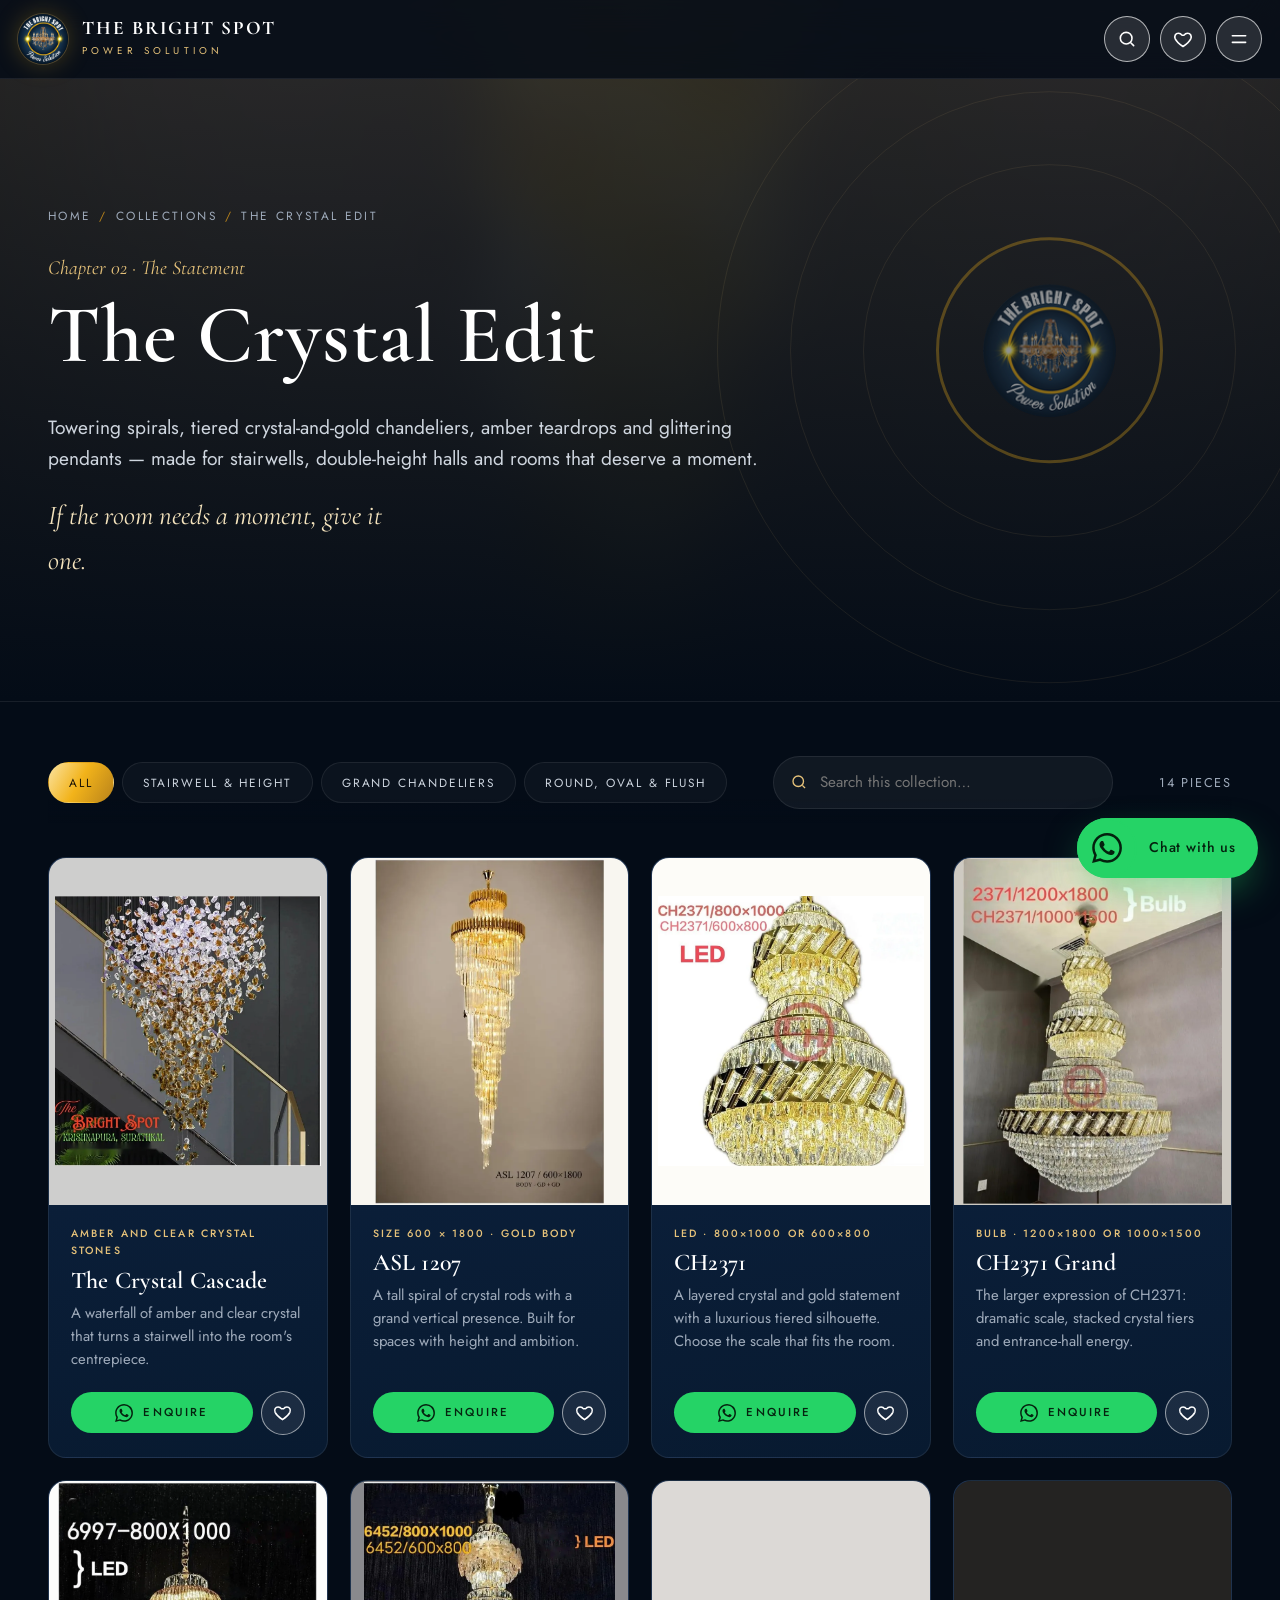
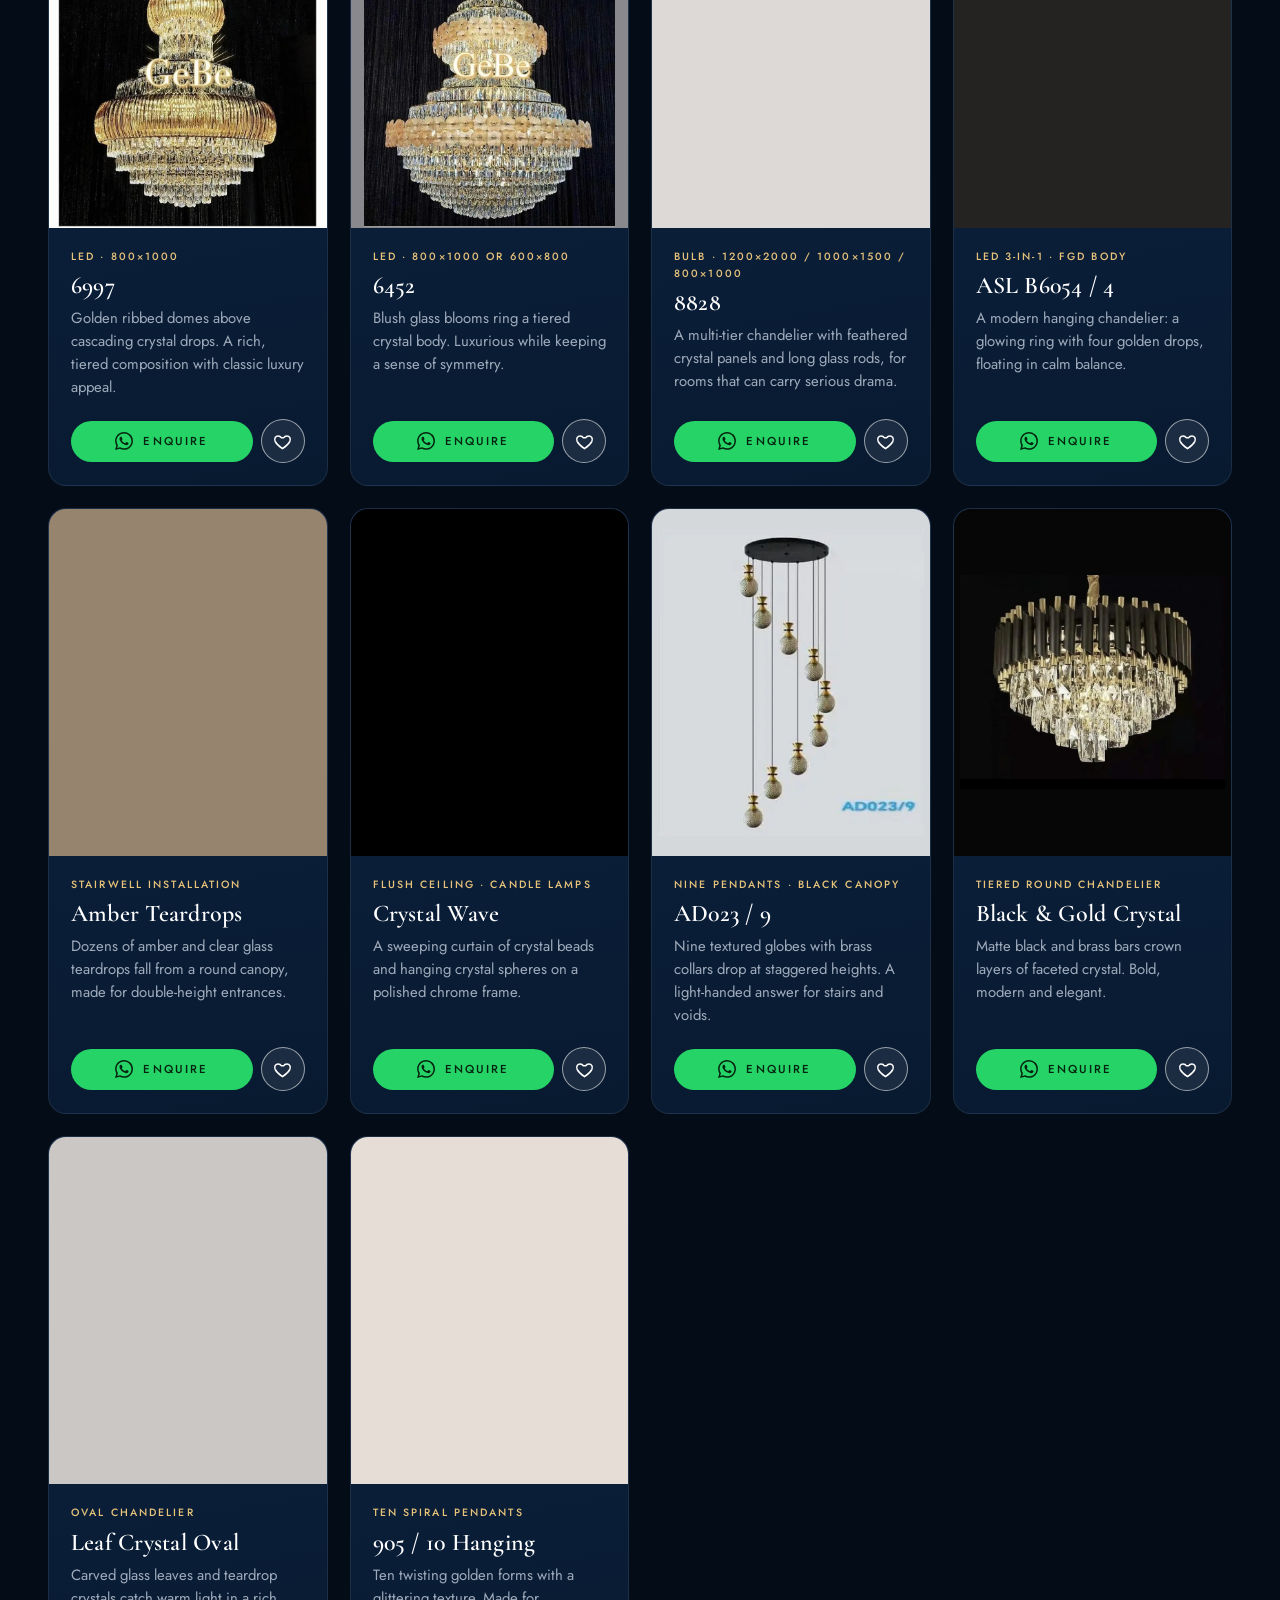
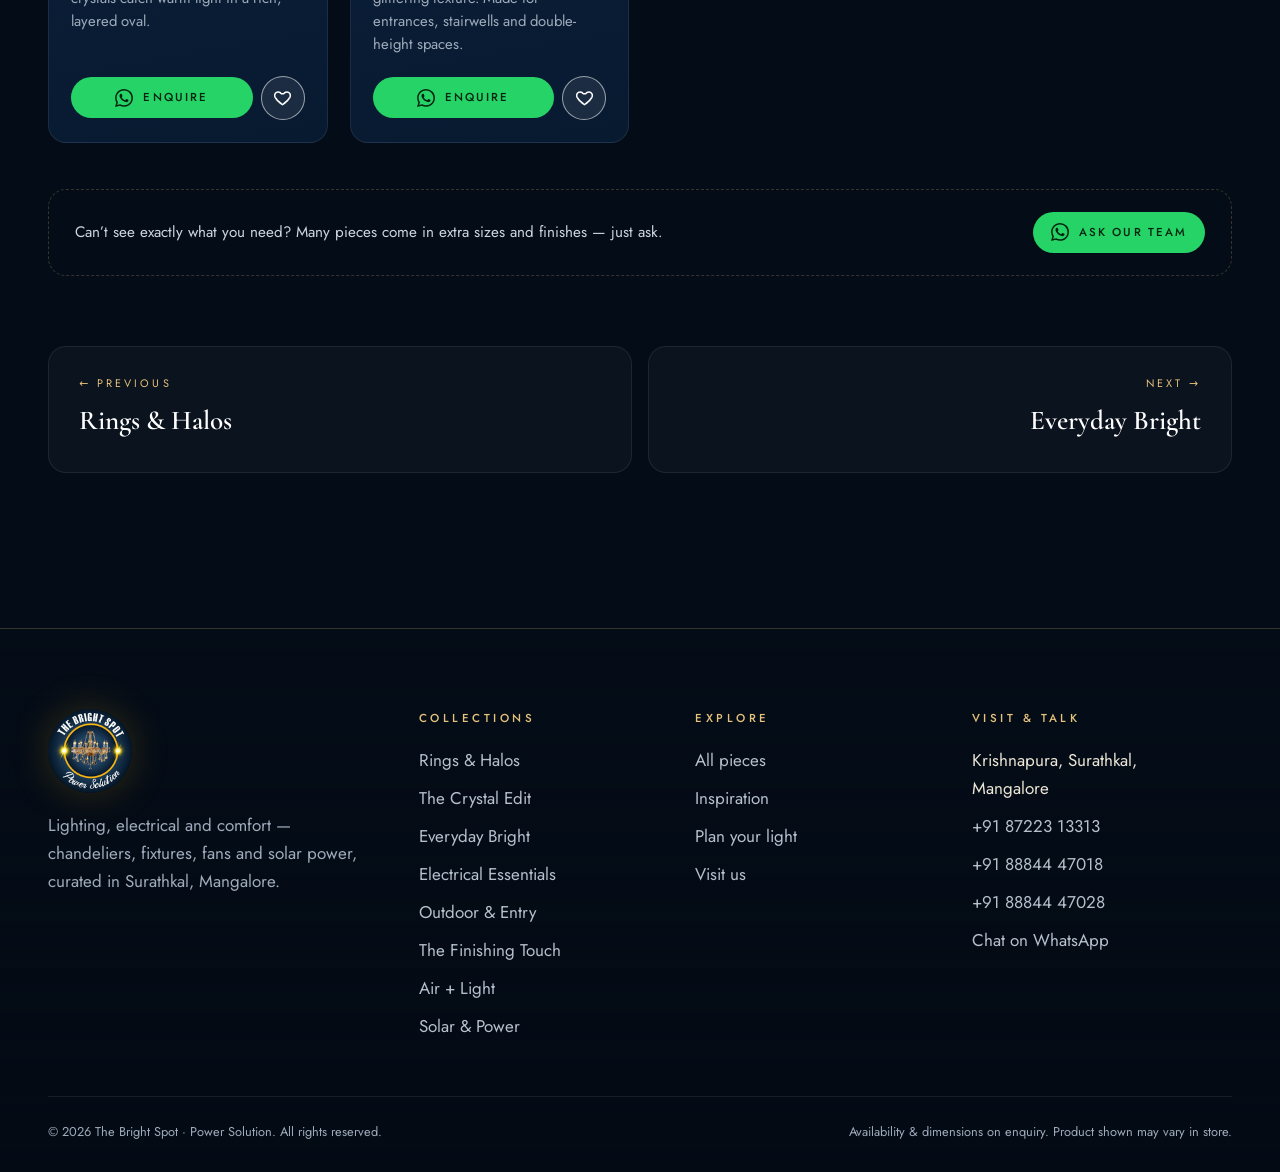
<file: crystal-edit.html>
<!doctype html><html lang="en"><head><meta charset="utf-8"><meta name="viewport" content="width=device-width,initial-scale=1,viewport-fit=cover"><title>The Crystal Edit — The Statement | The Bright Spot, Mangalore</title><meta name="description" content="Towering spirals, tiered crystal-and-gold chandeliers, amber teardrops and glittering pendants — made for stairwells, double-height halls and rooms that deserve a moment. The Bright Spot, Surathkal, Mangalore."><meta name="theme-color" content="#040c17"><meta property="og:type" content="website"><meta property="og:title" content="The Crystal Edit — The Statement | The Bright Spot, Mangalore"><meta property="og:description" content="Towering spirals, tiered crystal-and-gold chandeliers, amber teardrops and glittering pendants — made for stairwells, double-height halls and rooms that deserve a moment. The Bright Spot, Surathkal, Mangalore."><meta property="og:image" content="assets/img/og-image.jpg"><meta name="twitter:card" content="summary_large_image"><link rel="icon" type="image/png" href="assets/img/favicon-64.png"><link rel="apple-touch-icon" href="assets/img/apple-touch-icon.png"><link rel="preconnect" href="https://fonts.googleapis.com"><link rel="preconnect" href="https://fonts.gstatic.com" crossorigin><link href="https://fonts.googleapis.com/css2?family=Cormorant+Garamond:ital,wght@0,500;0,600;0,700;1,500;1,600&family=Jost:wght@300;400;500&display=swap" rel="stylesheet"><link rel="stylesheet" href="assets/css/style.css"><script type="application/ld+json">{"@context": "https://schema.org", "@type": "HomeGoodsStore", "name": "The Bright Spot \u2014 Power Solution", "image": "assets/img/og-image.jpg", "telephone": ["+91 87223 13313", "+91 88844 47018", "+91 88844 47028"], "address": {"@type": "PostalAddress", "streetAddress": "Krishnapura, Surathkal", "addressLocality": "Mangalore", "addressRegion": "Karnataka", "addressCountry": "IN"}, "description": "Towering spirals, tiered crystal-and-gold chandeliers, amber teardrops and glittering pendants \u2014 made for stairwells, double-height halls and rooms that deserve a moment. The Bright Spot, Surathkal, Mangalore."}</script></head><body><a class="skip" href="#main">Skip to content</a><div class="scrim" id="scrim" data-close-drawer></div><aside class="drawer" id="drawer" aria-label="My enquiry list"><div class="dr-head"><h3>My enquiry list</h3><button class="icon-btn" data-close-drawer aria-label="Close"><svg viewBox="0 0 24 24" fill="none" stroke="currentColor" stroke-width="1.8"><path d="M6 6l12 12M18 6 6 18"/></svg></button></div><div class="dr-body"></div><div class="dr-foot"><a class="btn btn-wa" id="send-list" href="#" target="_blank" rel="noopener"><svg viewBox="0 0 24 24" fill="currentColor" aria-hidden="true"><path d="M17.47 14.38c-.3-.15-1.76-.87-2.03-.97-.27-.1-.47-.15-.67.15-.2.3-.77.97-.94 1.16-.17.2-.35.22-.64.07-.3-.15-1.26-.46-2.4-1.48-.89-.8-1.49-1.77-1.66-2.07-.17-.3-.02-.46.13-.61.14-.13.3-.35.45-.52.15-.18.2-.3.3-.5.1-.2.05-.38-.02-.52-.08-.15-.67-1.62-.92-2.21-.24-.58-.49-.5-.67-.51h-.57c-.2 0-.52.07-.8.37-.27.3-1.04 1.02-1.04 2.48s1.07 2.87 1.22 3.07c.15.2 2.1 3.2 5.08 4.48.7.3 1.26.49 1.7.63.72.23 1.36.2 1.87.12.57-.09 1.76-.72 2-1.41.25-.7.25-1.29.17-1.41-.07-.12-.27-.2-.57-.35M12.05 21.78h-.01a9.87 9.87 0 0 1-5.03-1.38l-.36-.21-3.74.98 1-3.65-.24-.37a9.86 9.86 0 0 1-1.51-5.26c0-5.45 4.44-9.88 9.89-9.88 2.64 0 5.12 1.03 6.99 2.9a9.83 9.83 0 0 1 2.89 6.99c0 5.45-4.44 9.88-9.88 9.88M20.46 3.49A11.8 11.8 0 0 0 12.05 0C5.5 0 .16 5.34.16 11.89c0 2.1.55 4.14 1.59 5.95L.06 24l6.3-1.65a11.9 11.9 0 0 0 5.69 1.45c6.55 0 11.89-5.34 11.89-11.89 0-3.18-1.24-6.17-3.48-8.42"/></svg> Send list on WhatsApp</a><button class="clear" id="clear-list">Clear list</button></div></aside><div class="lb" id="lb" role="dialog" aria-modal="true" aria-label="Product view"><div class="lb-count" id="lb-count"></div><button class="lb-btn lb-close" aria-label="Close"><svg viewBox="0 0 24 24" fill="none" stroke="currentColor" stroke-width="1.8"><path d="M6 6l12 12M18 6 6 18"/></svg></button><div class="lb-stage"><button class="lb-btn lb-prev" aria-label="Previous"><svg viewBox="0 0 24 24" fill="none" stroke="currentColor" stroke-width="1.8"><path d="m15 5-7 7 7 7"/></svg></button><img id="lb-img" alt=""><button class="lb-btn lb-next" aria-label="Next"><svg viewBox="0 0 24 24" fill="none" stroke="currentColor" stroke-width="1.8"><path d="m9 5 7 7-7 7"/></svg></button></div><div class="lb-side"><span class="tag" id="lb-tag"></span><h3 id="lb-title"></h3><p id="lb-desc"></p><p><a class="link-arrow" id="lb-cat" href="#"></a></p><div class="row"><a class="btn btn-wa" id="lb-wa" href="#" target="_blank" rel="noopener"><svg viewBox="0 0 24 24" fill="currentColor" aria-hidden="true"><path d="M17.47 14.38c-.3-.15-1.76-.87-2.03-.97-.27-.1-.47-.15-.67.15-.2.3-.77.97-.94 1.16-.17.2-.35.22-.64.07-.3-.15-1.26-.46-2.4-1.48-.89-.8-1.49-1.77-1.66-2.07-.17-.3-.02-.46.13-.61.14-.13.3-.35.45-.52.15-.18.2-.3.3-.5.1-.2.05-.38-.02-.52-.08-.15-.67-1.62-.92-2.21-.24-.58-.49-.5-.67-.51h-.57c-.2 0-.52.07-.8.37-.27.3-1.04 1.02-1.04 2.48s1.07 2.87 1.22 3.07c.15.2 2.1 3.2 5.08 4.48.7.3 1.26.49 1.7.63.72.23 1.36.2 1.87.12.57-.09 1.76-.72 2-1.41.25-.7.25-1.29.17-1.41-.07-.12-.27-.2-.57-.35M12.05 21.78h-.01a9.87 9.87 0 0 1-5.03-1.38l-.36-.21-3.74.98 1-3.65-.24-.37a9.86 9.86 0 0 1-1.51-5.26c0-5.45 4.44-9.88 9.89-9.88 2.64 0 5.12 1.03 6.99 2.9a9.83 9.83 0 0 1 2.89 6.99c0 5.45-4.44 9.88-9.88 9.88M20.46 3.49A11.8 11.8 0 0 0 12.05 0C5.5 0 .16 5.34.16 11.89c0 2.1.55 4.14 1.59 5.95L.06 24l6.3-1.65a11.9 11.9 0 0 0 5.69 1.45c6.55 0 11.89-5.34 11.89-11.89 0-3.18-1.24-6.17-3.48-8.42"/></svg> Enquire on WhatsApp</a><button class="btn btn-ghost" id="lb-save" aria-pressed="false"><svg style="width:18px;height:18px;fill:none;stroke:currentColor;stroke-width:1.7" viewBox="0 0 24 24"><path d="M12 21s-7-4.6-9.3-9.2C1.2 8.6 3 5 6.5 5c2 0 3.4 1.1 4.2 2.4h2.6C14.1 6.1 15.5 5 17.5 5 21 5 22.8 8.6 21.3 11.8 19 16.4 12 21 12 21z"/></svg><span>Save to list</span></button></div><p class="hint" style="margin-top:14px">Availability, sizes and finishes confirmed by our team.</p></div></div><div class="fab"><button class="totop" aria-label="Back to top"><svg viewBox="0 0 24 24" fill="none" stroke="currentColor" stroke-width="1.8"><path d="m5 15 7-7 7 7"/></svg></button><a class="fab-wa" href="https://wa.me/918722313313?text=Hello%20The%20Bright%20Spot%21%20I%20found%20your%20website%20and%20would%20like%20some%20help%20choosing%20lighting." target="_blank" rel="noopener" aria-label="Chat with The Bright Spot on WhatsApp"><span class="ic"><svg viewBox="0 0 24 24" fill="currentColor" aria-hidden="true"><path d="M17.47 14.38c-.3-.15-1.76-.87-2.03-.97-.27-.1-.47-.15-.67.15-.2.3-.77.97-.94 1.16-.17.2-.35.22-.64.07-.3-.15-1.26-.46-2.4-1.48-.89-.8-1.49-1.77-1.66-2.07-.17-.3-.02-.46.13-.61.14-.13.3-.35.45-.52.15-.18.2-.3.3-.5.1-.2.05-.38-.02-.52-.08-.15-.67-1.62-.92-2.21-.24-.58-.49-.5-.67-.51h-.57c-.2 0-.52.07-.8.37-.27.3-1.04 1.02-1.04 2.48s1.07 2.87 1.22 3.07c.15.2 2.1 3.2 5.08 4.48.7.3 1.26.49 1.7.63.72.23 1.36.2 1.87.12.57-.09 1.76-.72 2-1.41.25-.7.25-1.29.17-1.41-.07-.12-.27-.2-.57-.35M12.05 21.78h-.01a9.87 9.87 0 0 1-5.03-1.38l-.36-.21-3.74.98 1-3.65-.24-.37a9.86 9.86 0 0 1-1.51-5.26c0-5.45 4.44-9.88 9.89-9.88 2.64 0 5.12 1.03 6.99 2.9a9.83 9.83 0 0 1 2.89 6.99c0 5.45-4.44 9.88-9.88 9.88M20.46 3.49A11.8 11.8 0 0 0 12.05 0C5.5 0 .16 5.34.16 11.89c0 2.1.55 4.14 1.59 5.95L.06 24l6.3-1.65a11.9 11.9 0 0 0 5.69 1.45c6.55 0 11.89-5.34 11.89-11.89 0-3.18-1.24-6.17-3.48-8.42"/></svg></span><span>Chat with us</span></a></div><div class="toast" id="toast" role="status" aria-live="polite"></div><header class="site-header inner"><div class="wrap nav"><a class="brand" href="index.html" aria-label="The Bright Spot — home"><img src="assets/img/logo-sm.png" width="50" height="50" alt=""><span><b>THE BRIGHT SPOT</b><small>Power Solution</small></span></a><ul class="menu" id="menu"><li><a href="index.html">Home</a></li><li class="has-drop"><button aria-expanded="false" aria-haspopup="true">Collections</button><div class="drop"><a href="rings-halos.html"><img src="assets/img/p02.webp" alt="" width="54" height="54" loading="lazy"><div><span>Rings &amp; Halos</span><em>The Modern</em></div></a><a href="crystal-edit.html"><img src="assets/img/p14.webp" alt="" width="54" height="54" loading="lazy"><div><span>The Crystal Edit</span><em>The Statement</em></div></a><a href="everyday-bright.html"><img src="assets/img/p38.webp" alt="" width="54" height="54" loading="lazy"><div><span>Everyday Bright</span><em>The Everyday</em></div></a><a href="electrical-essentials.html"><img src="assets/img/p71.webp" alt="" width="54" height="54" loading="lazy"><div><span>Electrical Essentials</span><em>The Foundation</em></div></a><a href="outdoor-entry.html"><img src="assets/img/p47.webp" alt="" width="54" height="54" loading="lazy"><div><span>Outdoor &amp; Entry</span><em>The Welcome</em></div></a><a href="finishing-touch.html"><img src="assets/img/p73.webp" alt="" width="54" height="54" loading="lazy"><div><span>The Finishing Touch</span><em>The Finish</em></div></a><a href="air-light.html"><img src="assets/img/p62.webp" alt="" width="54" height="54" loading="lazy"><div><span>Air + Light</span><em>The Comfort</em></div></a><a href="solar-power.html"><img src="assets/img/p79.webp" alt="" width="54" height="54" loading="lazy"><div><span>Solar &amp; Power</span><em>The Power</em></div></a><a href="collection.html" style="grid-column:1/-1;justify-content:center"><span style="font-size:.9rem;letter-spacing:.2em;text-transform:uppercase;font-family:var(--sans);color:var(--gold-2)">Browse every piece →</span></a></div></li><li><a href="inspiration.html">Inspiration</a></li><li><a href="plan-your-light.html">Plan Your Light</a></li><li><a href="visit.html">Visit Us</a></li></ul><div class="nav-tools"><a class="icon-btn" href="collection.html" aria-label="Search all pieces"><svg viewBox="0 0 24 24" fill="none" stroke="currentColor" stroke-width="1.8"><circle cx="11" cy="11" r="7"/><path d="m20 20-3.5-3.5"/></svg></a><button class="icon-btn" data-list aria-label="Open my enquiry list"><svg viewBox="0 0 24 24"><path d="M12 21s-7-4.6-9.3-9.2C1.2 8.6 3 5 6.5 5c2 0 3.4 1.1 4.2 2.4h2.6C14.1 6.1 15.5 5 17.5 5 21 5 22.8 8.6 21.3 11.8 19 16.4 12 21 12 21z"/></svg><span class="badge" aria-hidden="true">0</span></button><a class="btn btn-wa btn-sm nav-cta" href="https://wa.me/918722313313?text=Hello%20The%20Bright%20Spot%21%20I%20found%20your%20website%20and%20would%20like%20some%20help%20choosing%20lighting." target="_blank" rel="noopener"><svg viewBox="0 0 24 24" fill="currentColor" aria-hidden="true"><path d="M17.47 14.38c-.3-.15-1.76-.87-2.03-.97-.27-.1-.47-.15-.67.15-.2.3-.77.97-.94 1.16-.17.2-.35.22-.64.07-.3-.15-1.26-.46-2.4-1.48-.89-.8-1.49-1.77-1.66-2.07-.17-.3-.02-.46.13-.61.14-.13.3-.35.45-.52.15-.18.2-.3.3-.5.1-.2.05-.38-.02-.52-.08-.15-.67-1.62-.92-2.21-.24-.58-.49-.5-.67-.51h-.57c-.2 0-.52.07-.8.37-.27.3-1.04 1.02-1.04 2.48s1.07 2.87 1.22 3.07c.15.2 2.1 3.2 5.08 4.48.7.3 1.26.49 1.7.63.72.23 1.36.2 1.87.12.57-.09 1.76-.72 2-1.41.25-.7.25-1.29.17-1.41-.07-.12-.27-.2-.57-.35M12.05 21.78h-.01a9.87 9.87 0 0 1-5.03-1.38l-.36-.21-3.74.98 1-3.65-.24-.37a9.86 9.86 0 0 1-1.51-5.26c0-5.45 4.44-9.88 9.89-9.88 2.64 0 5.12 1.03 6.99 2.9a9.83 9.83 0 0 1 2.89 6.99c0 5.45-4.44 9.88-9.88 9.88M20.46 3.49A11.8 11.8 0 0 0 12.05 0C5.5 0 .16 5.34.16 11.89c0 2.1.55 4.14 1.59 5.95L.06 24l6.3-1.65a11.9 11.9 0 0 0 5.69 1.45c6.55 0 11.89-5.34 11.89-11.89 0-3.18-1.24-6.17-3.48-8.42"/></svg> WhatsApp</a><button class="icon-btn burger" aria-label="Menu" aria-expanded="false" aria-controls="menu"><svg viewBox="0 0 24 24" fill="none" stroke="currentColor" stroke-width="1.8"><path d="M4 8h16M4 16h16"/></svg></button></div></div></header><main id="main"><section class="phero"><div class="bgimg"><img src="assets/img/p14.webp" alt=""></div><div class="rings-deco" aria-hidden="true"><i></i><i></i><i></i><i></i><img src="assets/img/logo-sm.png" alt=""></div><div class="wrap"><div class="crumbs"><a href="index.html">Home</a><span>/</span><a href="collection.html">Collections</a><span>/</span>The Crystal Edit</div><span class="chapter">Chapter 02 · The Statement</span><h1>The Crystal Edit</h1><p class="lead">Towering spirals, tiered crystal-and-gold chandeliers, amber teardrops and glittering pendants — made for stairwells, double-height halls and rooms that deserve a moment.</p><p class="line">If the room needs a moment, give it one.</p></div></section><section class="section" style="padding-top:40px"><div class="wrap"><div class="toolbar"><div class="chips" role="group" aria-label="Filter"><button class="chip" data-f="all" aria-pressed="true">All</button><button class="chip" data-f="stair" aria-pressed="false">Stairwell &amp; height</button><button class="chip" data-f="grand" aria-pressed="false">Grand chandeliers</button><button class="chip" data-f="hang" aria-pressed="false">Round, oval &amp; flush</button></div><div class="search"><span><svg viewBox="0 0 24 24" fill="none" stroke="currentColor" stroke-width="1.8"><circle cx="11" cy="11" r="7"/><path d="m20 20-3.5-3.5"/></svg></span><input id="q" type="search" placeholder="Search this collection…" aria-label="Search this collection"></div><span class="count" id="count"></span></div><div class="grid" data-filterable="sub" data-scope><article class="card rv" data-id="13" data-cat="crystal-edit" data-sub="stair"><button class="card-media" data-open data-id="13" style="background:#cececd" aria-label="View The Crystal Cascade"><img src="assets/img/p13.webp" width="982" height="1000" alt="The Crystal Cascade — The Crystal Edit" loading="lazy" decoding="async"><span class="zoom"><svg viewBox="0 0 24 24" fill="none" stroke="currentColor" stroke-width="1.8"><path d="M4 9V4h5M20 9V4h-5M4 15v5h5M20 15v5h-5"/></svg></span></button><div class="card-body"><span class="tag">Amber and clear crystal stones</span><h3>The Crystal Cascade</h3><p>A waterfall of amber and clear crystal that turns a stairwell into the room&#x27;s centrepiece.</p><div class="card-actions"><a class="btn btn-wa btn-sm" href="https://wa.me/918722313313?text=Hello%20The%20Bright%20Spot%21%20I%27m%20interested%20in%20The%20Crystal%20Cascade%20%28The%20Crystal%20Edit%29.%20Could%20you%20tell%20me%20about%20availability%20and%20details%3F%20Thank%20you." target="_blank" rel="noopener"><svg viewBox="0 0 24 24" fill="currentColor" aria-hidden="true"><path d="M17.47 14.38c-.3-.15-1.76-.87-2.03-.97-.27-.1-.47-.15-.67.15-.2.3-.77.97-.94 1.16-.17.2-.35.22-.64.07-.3-.15-1.26-.46-2.4-1.48-.89-.8-1.49-1.77-1.66-2.07-.17-.3-.02-.46.13-.61.14-.13.3-.35.45-.52.15-.18.2-.3.3-.5.1-.2.05-.38-.02-.52-.08-.15-.67-1.62-.92-2.21-.24-.58-.49-.5-.67-.51h-.57c-.2 0-.52.07-.8.37-.27.3-1.04 1.02-1.04 2.48s1.07 2.87 1.22 3.07c.15.2 2.1 3.2 5.08 4.48.7.3 1.26.49 1.7.63.72.23 1.36.2 1.87.12.57-.09 1.76-.72 2-1.41.25-.7.25-1.29.17-1.41-.07-.12-.27-.2-.57-.35M12.05 21.78h-.01a9.87 9.87 0 0 1-5.03-1.38l-.36-.21-3.74.98 1-3.65-.24-.37a9.86 9.86 0 0 1-1.51-5.26c0-5.45 4.44-9.88 9.89-9.88 2.64 0 5.12 1.03 6.99 2.9a9.83 9.83 0 0 1 2.89 6.99c0 5.45-4.44 9.88-9.88 9.88M20.46 3.49A11.8 11.8 0 0 0 12.05 0C5.5 0 .16 5.34.16 11.89c0 2.1.55 4.14 1.59 5.95L.06 24l6.3-1.65a11.9 11.9 0 0 0 5.69 1.45c6.55 0 11.89-5.34 11.89-11.89 0-3.18-1.24-6.17-3.48-8.42"/></svg> Enquire</a><button class="save" data-id="13" aria-pressed="false" aria-label="Save The Crystal Cascade to enquiry list"><svg viewBox="0 0 24 24"><path d="M12 21s-7-4.6-9.3-9.2C1.2 8.6 3 5 6.5 5c2 0 3.4 1.1 4.2 2.4h2.6C14.1 6.1 15.5 5 17.5 5 21 5 22.8 8.6 21.3 11.8 19 16.4 12 21 12 21z"/></svg></button></div></div></article><article class="card rv" data-id="14" data-cat="crystal-edit" data-sub="stair"><button class="card-media" data-open data-id="14" style="background:#f8f6f0" aria-label="View ASL 1207"><img src="assets/img/p14.webp" width="663" height="1000" alt="ASL 1207 — The Crystal Edit" loading="lazy" decoding="async"><span class="zoom"><svg viewBox="0 0 24 24" fill="none" stroke="currentColor" stroke-width="1.8"><path d="M4 9V4h5M20 9V4h-5M4 15v5h5M20 15v5h-5"/></svg></span></button><div class="card-body"><span class="tag">Size 600 × 1800 · Gold body</span><h3>ASL 1207</h3><p>A tall spiral of crystal rods with a grand vertical presence. Built for spaces with height and ambition.</p><div class="card-actions"><a class="btn btn-wa btn-sm" href="https://wa.me/918722313313?text=Hello%20The%20Bright%20Spot%21%20I%27m%20interested%20in%20ASL%201207%20%28The%20Crystal%20Edit%29.%20Could%20you%20tell%20me%20about%20availability%20and%20details%3F%20Thank%20you." target="_blank" rel="noopener"><svg viewBox="0 0 24 24" fill="currentColor" aria-hidden="true"><path d="M17.47 14.38c-.3-.15-1.76-.87-2.03-.97-.27-.1-.47-.15-.67.15-.2.3-.77.97-.94 1.16-.17.2-.35.22-.64.07-.3-.15-1.26-.46-2.4-1.48-.89-.8-1.49-1.77-1.66-2.07-.17-.3-.02-.46.13-.61.14-.13.3-.35.45-.52.15-.18.2-.3.3-.5.1-.2.05-.38-.02-.52-.08-.15-.67-1.62-.92-2.21-.24-.58-.49-.5-.67-.51h-.57c-.2 0-.52.07-.8.37-.27.3-1.04 1.02-1.04 2.48s1.07 2.87 1.22 3.07c.15.2 2.1 3.2 5.08 4.48.7.3 1.26.49 1.7.63.72.23 1.36.2 1.87.12.57-.09 1.76-.72 2-1.41.25-.7.25-1.29.17-1.41-.07-.12-.27-.2-.57-.35M12.05 21.78h-.01a9.87 9.87 0 0 1-5.03-1.38l-.36-.21-3.74.98 1-3.65-.24-.37a9.86 9.86 0 0 1-1.51-5.26c0-5.45 4.44-9.88 9.89-9.88 2.64 0 5.12 1.03 6.99 2.9a9.83 9.83 0 0 1 2.89 6.99c0 5.45-4.44 9.88-9.88 9.88M20.46 3.49A11.8 11.8 0 0 0 12.05 0C5.5 0 .16 5.34.16 11.89c0 2.1.55 4.14 1.59 5.95L.06 24l6.3-1.65a11.9 11.9 0 0 0 5.69 1.45c6.55 0 11.89-5.34 11.89-11.89 0-3.18-1.24-6.17-3.48-8.42"/></svg> Enquire</a><button class="save" data-id="14" aria-pressed="false" aria-label="Save ASL 1207 to enquiry list"><svg viewBox="0 0 24 24"><path d="M12 21s-7-4.6-9.3-9.2C1.2 8.6 3 5 6.5 5c2 0 3.4 1.1 4.2 2.4h2.6C14.1 6.1 15.5 5 17.5 5 21 5 22.8 8.6 21.3 11.8 19 16.4 12 21 12 21z"/></svg></button></div></div></article><article class="card rv" data-id="15" data-cat="crystal-edit" data-sub="grand"><button class="card-media" data-open data-id="15" style="background:#fdfcf8" aria-label="View CH2371"><img src="assets/img/p15.webp" width="983" height="1000" alt="CH2371 — The Crystal Edit" loading="lazy" decoding="async"><span class="zoom"><svg viewBox="0 0 24 24" fill="none" stroke="currentColor" stroke-width="1.8"><path d="M4 9V4h5M20 9V4h-5M4 15v5h5M20 15v5h-5"/></svg></span></button><div class="card-body"><span class="tag">LED · 800×1000 or 600×800</span><h3>CH2371</h3><p>A layered crystal and gold statement with a luxurious tiered silhouette. Choose the scale that fits the room.</p><div class="card-actions"><a class="btn btn-wa btn-sm" href="https://wa.me/918722313313?text=Hello%20The%20Bright%20Spot%21%20I%27m%20interested%20in%20CH2371%20%28The%20Crystal%20Edit%29.%20Could%20you%20tell%20me%20about%20availability%20and%20details%3F%20Thank%20you." target="_blank" rel="noopener"><svg viewBox="0 0 24 24" fill="currentColor" aria-hidden="true"><path d="M17.47 14.38c-.3-.15-1.76-.87-2.03-.97-.27-.1-.47-.15-.67.15-.2.3-.77.97-.94 1.16-.17.2-.35.22-.64.07-.3-.15-1.26-.46-2.4-1.48-.89-.8-1.49-1.77-1.66-2.07-.17-.3-.02-.46.13-.61.14-.13.3-.35.45-.52.15-.18.2-.3.3-.5.1-.2.05-.38-.02-.52-.08-.15-.67-1.62-.92-2.21-.24-.58-.49-.5-.67-.51h-.57c-.2 0-.52.07-.8.37-.27.3-1.04 1.02-1.04 2.48s1.07 2.87 1.22 3.07c.15.2 2.1 3.2 5.08 4.48.7.3 1.26.49 1.7.63.72.23 1.36.2 1.87.12.57-.09 1.76-.72 2-1.41.25-.7.25-1.29.17-1.41-.07-.12-.27-.2-.57-.35M12.05 21.78h-.01a9.87 9.87 0 0 1-5.03-1.38l-.36-.21-3.74.98 1-3.65-.24-.37a9.86 9.86 0 0 1-1.51-5.26c0-5.45 4.44-9.88 9.89-9.88 2.64 0 5.12 1.03 6.99 2.9a9.83 9.83 0 0 1 2.89 6.99c0 5.45-4.44 9.88-9.88 9.88M20.46 3.49A11.8 11.8 0 0 0 12.05 0C5.5 0 .16 5.34.16 11.89c0 2.1.55 4.14 1.59 5.95L.06 24l6.3-1.65a11.9 11.9 0 0 0 5.69 1.45c6.55 0 11.89-5.34 11.89-11.89 0-3.18-1.24-6.17-3.48-8.42"/></svg> Enquire</a><button class="save" data-id="15" aria-pressed="false" aria-label="Save CH2371 to enquiry list"><svg viewBox="0 0 24 24"><path d="M12 21s-7-4.6-9.3-9.2C1.2 8.6 3 5 6.5 5c2 0 3.4 1.1 4.2 2.4h2.6C14.1 6.1 15.5 5 17.5 5 21 5 22.8 8.6 21.3 11.8 19 16.4 12 21 12 21z"/></svg></button></div></div></article><article class="card rv" data-id="16" data-cat="crystal-edit" data-sub="grand"><button class="card-media" data-open data-id="16" style="background:#cecac2" aria-label="View CH2371 Grand"><img src="assets/img/p16.webp" width="750" height="1000" alt="CH2371 Grand — The Crystal Edit" loading="lazy" decoding="async"><span class="zoom"><svg viewBox="0 0 24 24" fill="none" stroke="currentColor" stroke-width="1.8"><path d="M4 9V4h5M20 9V4h-5M4 15v5h5M20 15v5h-5"/></svg></span></button><div class="card-body"><span class="tag">Bulb · 1200×1800 or 1000×1500</span><h3>CH2371 Grand</h3><p>The larger expression of CH2371: dramatic scale, stacked crystal tiers and entrance-hall energy.</p><div class="card-actions"><a class="btn btn-wa btn-sm" href="https://wa.me/918722313313?text=Hello%20The%20Bright%20Spot%21%20I%27m%20interested%20in%20CH2371%20Grand%20%28The%20Crystal%20Edit%29.%20Could%20you%20tell%20me%20about%20availability%20and%20details%3F%20Thank%20you." target="_blank" rel="noopener"><svg viewBox="0 0 24 24" fill="currentColor" aria-hidden="true"><path d="M17.47 14.38c-.3-.15-1.76-.87-2.03-.97-.27-.1-.47-.15-.67.15-.2.3-.77.97-.94 1.16-.17.2-.35.22-.64.07-.3-.15-1.26-.46-2.4-1.48-.89-.8-1.49-1.77-1.66-2.07-.17-.3-.02-.46.13-.61.14-.13.3-.35.45-.52.15-.18.2-.3.3-.5.1-.2.05-.38-.02-.52-.08-.15-.67-1.62-.92-2.21-.24-.58-.49-.5-.67-.51h-.57c-.2 0-.52.07-.8.37-.27.3-1.04 1.02-1.04 2.48s1.07 2.87 1.22 3.07c.15.2 2.1 3.2 5.08 4.48.7.3 1.26.49 1.7.63.72.23 1.36.2 1.87.12.57-.09 1.76-.72 2-1.41.25-.7.25-1.29.17-1.41-.07-.12-.27-.2-.57-.35M12.05 21.78h-.01a9.87 9.87 0 0 1-5.03-1.38l-.36-.21-3.74.98 1-3.65-.24-.37a9.86 9.86 0 0 1-1.51-5.26c0-5.45 4.44-9.88 9.89-9.88 2.64 0 5.12 1.03 6.99 2.9a9.83 9.83 0 0 1 2.89 6.99c0 5.45-4.44 9.88-9.88 9.88M20.46 3.49A11.8 11.8 0 0 0 12.05 0C5.5 0 .16 5.34.16 11.89c0 2.1.55 4.14 1.59 5.95L.06 24l6.3-1.65a11.9 11.9 0 0 0 5.69 1.45c6.55 0 11.89-5.34 11.89-11.89 0-3.18-1.24-6.17-3.48-8.42"/></svg> Enquire</a><button class="save" data-id="16" aria-pressed="false" aria-label="Save CH2371 Grand to enquiry list"><svg viewBox="0 0 24 24"><path d="M12 21s-7-4.6-9.3-9.2C1.2 8.6 3 5 6.5 5c2 0 3.4 1.1 4.2 2.4h2.6C14.1 6.1 15.5 5 17.5 5 21 5 22.8 8.6 21.3 11.8 19 16.4 12 21 12 21z"/></svg></button></div></div></article><article class="card rv" data-id="17" data-cat="crystal-edit" data-sub="grand"><button class="card-media" data-open data-id="17" style="background:#fdfdfc" aria-label="View 6997"><img src="assets/img/p17.webp" width="751" height="1000" alt="6997 — The Crystal Edit" loading="lazy" decoding="async"><span class="zoom"><svg viewBox="0 0 24 24" fill="none" stroke="currentColor" stroke-width="1.8"><path d="M4 9V4h5M20 9V4h-5M4 15v5h5M20 15v5h-5"/></svg></span></button><div class="card-body"><span class="tag">LED · 800×1000</span><h3>6997</h3><p>Golden ribbed domes above cascading crystal drops. A rich, tiered composition with classic luxury appeal.</p><div class="card-actions"><a class="btn btn-wa btn-sm" href="https://wa.me/918722313313?text=Hello%20The%20Bright%20Spot%21%20I%27m%20interested%20in%206997%20%28The%20Crystal%20Edit%29.%20Could%20you%20tell%20me%20about%20availability%20and%20details%3F%20Thank%20you." target="_blank" rel="noopener"><svg viewBox="0 0 24 24" fill="currentColor" aria-hidden="true"><path d="M17.47 14.38c-.3-.15-1.76-.87-2.03-.97-.27-.1-.47-.15-.67.15-.2.3-.77.97-.94 1.16-.17.2-.35.22-.64.07-.3-.15-1.26-.46-2.4-1.48-.89-.8-1.49-1.77-1.66-2.07-.17-.3-.02-.46.13-.61.14-.13.3-.35.45-.52.15-.18.2-.3.3-.5.1-.2.05-.38-.02-.52-.08-.15-.67-1.62-.92-2.21-.24-.58-.49-.5-.67-.51h-.57c-.2 0-.52.07-.8.37-.27.3-1.04 1.02-1.04 2.48s1.07 2.87 1.22 3.07c.15.2 2.1 3.2 5.08 4.48.7.3 1.26.49 1.7.63.72.23 1.36.2 1.87.12.57-.09 1.76-.72 2-1.41.25-.7.25-1.29.17-1.41-.07-.12-.27-.2-.57-.35M12.05 21.78h-.01a9.87 9.87 0 0 1-5.03-1.38l-.36-.21-3.74.98 1-3.65-.24-.37a9.86 9.86 0 0 1-1.51-5.26c0-5.45 4.44-9.88 9.89-9.88 2.64 0 5.12 1.03 6.99 2.9a9.83 9.83 0 0 1 2.89 6.99c0 5.45-4.44 9.88-9.88 9.88M20.46 3.49A11.8 11.8 0 0 0 12.05 0C5.5 0 .16 5.34.16 11.89c0 2.1.55 4.14 1.59 5.95L.06 24l6.3-1.65a11.9 11.9 0 0 0 5.69 1.45c6.55 0 11.89-5.34 11.89-11.89 0-3.18-1.24-6.17-3.48-8.42"/></svg> Enquire</a><button class="save" data-id="17" aria-pressed="false" aria-label="Save 6997 to enquiry list"><svg viewBox="0 0 24 24"><path d="M12 21s-7-4.6-9.3-9.2C1.2 8.6 3 5 6.5 5c2 0 3.4 1.1 4.2 2.4h2.6C14.1 6.1 15.5 5 17.5 5 21 5 22.8 8.6 21.3 11.8 19 16.4 12 21 12 21z"/></svg></button></div></div></article><article class="card rv" data-id="18" data-cat="crystal-edit" data-sub="grand"><button class="card-media" data-open data-id="18" style="background:#89898d" aria-label="View 6452"><img src="assets/img/p18.webp" width="727" height="1000" alt="6452 — The Crystal Edit" loading="lazy" decoding="async"><span class="zoom"><svg viewBox="0 0 24 24" fill="none" stroke="currentColor" stroke-width="1.8"><path d="M4 9V4h5M20 9V4h-5M4 15v5h5M20 15v5h-5"/></svg></span></button><div class="card-body"><span class="tag">LED · 800×1000 or 600×800</span><h3>6452</h3><p>Blush glass blooms ring a tiered crystal body. Luxurious while keeping a sense of symmetry.</p><div class="card-actions"><a class="btn btn-wa btn-sm" href="https://wa.me/918722313313?text=Hello%20The%20Bright%20Spot%21%20I%27m%20interested%20in%206452%20%28The%20Crystal%20Edit%29.%20Could%20you%20tell%20me%20about%20availability%20and%20details%3F%20Thank%20you." target="_blank" rel="noopener"><svg viewBox="0 0 24 24" fill="currentColor" aria-hidden="true"><path d="M17.47 14.38c-.3-.15-1.76-.87-2.03-.97-.27-.1-.47-.15-.67.15-.2.3-.77.97-.94 1.16-.17.2-.35.22-.64.07-.3-.15-1.26-.46-2.4-1.48-.89-.8-1.49-1.77-1.66-2.07-.17-.3-.02-.46.13-.61.14-.13.3-.35.45-.52.15-.18.2-.3.3-.5.1-.2.05-.38-.02-.52-.08-.15-.67-1.62-.92-2.21-.24-.58-.49-.5-.67-.51h-.57c-.2 0-.52.07-.8.37-.27.3-1.04 1.02-1.04 2.48s1.07 2.87 1.22 3.07c.15.2 2.1 3.2 5.08 4.48.7.3 1.26.49 1.7.63.72.23 1.36.2 1.87.12.57-.09 1.76-.72 2-1.41.25-.7.25-1.29.17-1.41-.07-.12-.27-.2-.57-.35M12.05 21.78h-.01a9.87 9.87 0 0 1-5.03-1.38l-.36-.21-3.74.98 1-3.65-.24-.37a9.86 9.86 0 0 1-1.51-5.26c0-5.45 4.44-9.88 9.89-9.88 2.64 0 5.12 1.03 6.99 2.9a9.83 9.83 0 0 1 2.89 6.99c0 5.45-4.44 9.88-9.88 9.88M20.46 3.49A11.8 11.8 0 0 0 12.05 0C5.5 0 .16 5.34.16 11.89c0 2.1.55 4.14 1.59 5.95L.06 24l6.3-1.65a11.9 11.9 0 0 0 5.69 1.45c6.55 0 11.89-5.34 11.89-11.89 0-3.18-1.24-6.17-3.48-8.42"/></svg> Enquire</a><button class="save" data-id="18" aria-pressed="false" aria-label="Save 6452 to enquiry list"><svg viewBox="0 0 24 24"><path d="M12 21s-7-4.6-9.3-9.2C1.2 8.6 3 5 6.5 5c2 0 3.4 1.1 4.2 2.4h2.6C14.1 6.1 15.5 5 17.5 5 21 5 22.8 8.6 21.3 11.8 19 16.4 12 21 12 21z"/></svg></button></div></div></article><article class="card rv" data-id="19" data-cat="crystal-edit" data-sub="grand"><button class="card-media" data-open data-id="19" style="background:#dcd9d6" aria-label="View 8828"><img src="assets/img/p19.webp" width="665" height="1000" alt="8828 — The Crystal Edit" loading="lazy" decoding="async"><span class="zoom"><svg viewBox="0 0 24 24" fill="none" stroke="currentColor" stroke-width="1.8"><path d="M4 9V4h5M20 9V4h-5M4 15v5h5M20 15v5h-5"/></svg></span></button><div class="card-body"><span class="tag">Bulb · 1200×2000 / 1000×1500 / 800×1000</span><h3>8828</h3><p>A multi-tier chandelier with feathered crystal panels and long glass rods, for rooms that can carry serious drama.</p><div class="card-actions"><a class="btn btn-wa btn-sm" href="https://wa.me/918722313313?text=Hello%20The%20Bright%20Spot%21%20I%27m%20interested%20in%208828%20%28The%20Crystal%20Edit%29.%20Could%20you%20tell%20me%20about%20availability%20and%20details%3F%20Thank%20you." target="_blank" rel="noopener"><svg viewBox="0 0 24 24" fill="currentColor" aria-hidden="true"><path d="M17.47 14.38c-.3-.15-1.76-.87-2.03-.97-.27-.1-.47-.15-.67.15-.2.3-.77.97-.94 1.16-.17.2-.35.22-.64.07-.3-.15-1.26-.46-2.4-1.48-.89-.8-1.49-1.77-1.66-2.07-.17-.3-.02-.46.13-.61.14-.13.3-.35.45-.52.15-.18.2-.3.3-.5.1-.2.05-.38-.02-.52-.08-.15-.67-1.62-.92-2.21-.24-.58-.49-.5-.67-.51h-.57c-.2 0-.52.07-.8.37-.27.3-1.04 1.02-1.04 2.48s1.07 2.87 1.22 3.07c.15.2 2.1 3.2 5.08 4.48.7.3 1.26.49 1.7.63.72.23 1.36.2 1.87.12.57-.09 1.76-.72 2-1.41.25-.7.25-1.29.17-1.41-.07-.12-.27-.2-.57-.35M12.05 21.78h-.01a9.87 9.87 0 0 1-5.03-1.38l-.36-.21-3.74.98 1-3.65-.24-.37a9.86 9.86 0 0 1-1.51-5.26c0-5.45 4.44-9.88 9.89-9.88 2.64 0 5.12 1.03 6.99 2.9a9.83 9.83 0 0 1 2.89 6.99c0 5.45-4.44 9.88-9.88 9.88M20.46 3.49A11.8 11.8 0 0 0 12.05 0C5.5 0 .16 5.34.16 11.89c0 2.1.55 4.14 1.59 5.95L.06 24l6.3-1.65a11.9 11.9 0 0 0 5.69 1.45c6.55 0 11.89-5.34 11.89-11.89 0-3.18-1.24-6.17-3.48-8.42"/></svg> Enquire</a><button class="save" data-id="19" aria-pressed="false" aria-label="Save 8828 to enquiry list"><svg viewBox="0 0 24 24"><path d="M12 21s-7-4.6-9.3-9.2C1.2 8.6 3 5 6.5 5c2 0 3.4 1.1 4.2 2.4h2.6C14.1 6.1 15.5 5 17.5 5 21 5 22.8 8.6 21.3 11.8 19 16.4 12 21 12 21z"/></svg></button></div></div></article><article class="card rv" data-id="20" data-cat="crystal-edit" data-sub="hang"><button class="card-media" data-open data-id="20" style="background:#242322" aria-label="View ASL B6054 / 4"><img src="assets/img/p20.webp" width="709" height="1000" alt="ASL B6054 / 4 — The Crystal Edit" loading="lazy" decoding="async"><span class="zoom"><svg viewBox="0 0 24 24" fill="none" stroke="currentColor" stroke-width="1.8"><path d="M4 9V4h5M20 9V4h-5M4 15v5h5M20 15v5h-5"/></svg></span></button><div class="card-body"><span class="tag">LED 3-in-1 · FGD body</span><h3>ASL B6054 / 4</h3><p>A modern hanging chandelier: a glowing ring with four golden drops, floating in calm balance.</p><div class="card-actions"><a class="btn btn-wa btn-sm" href="https://wa.me/918722313313?text=Hello%20The%20Bright%20Spot%21%20I%27m%20interested%20in%20ASL%20B6054%20/%204%20%28The%20Crystal%20Edit%29.%20Could%20you%20tell%20me%20about%20availability%20and%20details%3F%20Thank%20you." target="_blank" rel="noopener"><svg viewBox="0 0 24 24" fill="currentColor" aria-hidden="true"><path d="M17.47 14.38c-.3-.15-1.76-.87-2.03-.97-.27-.1-.47-.15-.67.15-.2.3-.77.97-.94 1.16-.17.2-.35.22-.64.07-.3-.15-1.26-.46-2.4-1.48-.89-.8-1.49-1.77-1.66-2.07-.17-.3-.02-.46.13-.61.14-.13.3-.35.45-.52.15-.18.2-.3.3-.5.1-.2.05-.38-.02-.52-.08-.15-.67-1.62-.92-2.21-.24-.58-.49-.5-.67-.51h-.57c-.2 0-.52.07-.8.37-.27.3-1.04 1.02-1.04 2.48s1.07 2.87 1.22 3.07c.15.2 2.1 3.2 5.08 4.48.7.3 1.26.49 1.7.63.72.23 1.36.2 1.87.12.57-.09 1.76-.72 2-1.41.25-.7.25-1.29.17-1.41-.07-.12-.27-.2-.57-.35M12.05 21.78h-.01a9.87 9.87 0 0 1-5.03-1.38l-.36-.21-3.74.98 1-3.65-.24-.37a9.86 9.86 0 0 1-1.51-5.26c0-5.45 4.44-9.88 9.89-9.88 2.64 0 5.12 1.03 6.99 2.9a9.83 9.83 0 0 1 2.89 6.99c0 5.45-4.44 9.88-9.88 9.88M20.46 3.49A11.8 11.8 0 0 0 12.05 0C5.5 0 .16 5.34.16 11.89c0 2.1.55 4.14 1.59 5.95L.06 24l6.3-1.65a11.9 11.9 0 0 0 5.69 1.45c6.55 0 11.89-5.34 11.89-11.89 0-3.18-1.24-6.17-3.48-8.42"/></svg> Enquire</a><button class="save" data-id="20" aria-pressed="false" aria-label="Save ASL B6054 / 4 to enquiry list"><svg viewBox="0 0 24 24"><path d="M12 21s-7-4.6-9.3-9.2C1.2 8.6 3 5 6.5 5c2 0 3.4 1.1 4.2 2.4h2.6C14.1 6.1 15.5 5 17.5 5 21 5 22.8 8.6 21.3 11.8 19 16.4 12 21 12 21z"/></svg></button></div></div></article><article class="card rv" data-id="21" data-cat="crystal-edit" data-sub="stair"><button class="card-media" data-open data-id="21" style="background:#96846e" aria-label="View Amber Teardrops"><img src="assets/img/p21.webp" width="998" height="1000" alt="Amber Teardrops — The Crystal Edit" loading="lazy" decoding="async"><span class="zoom"><svg viewBox="0 0 24 24" fill="none" stroke="currentColor" stroke-width="1.8"><path d="M4 9V4h5M20 9V4h-5M4 15v5h5M20 15v5h-5"/></svg></span></button><div class="card-body"><span class="tag">Stairwell installation</span><h3>Amber Teardrops</h3><p>Dozens of amber and clear glass teardrops fall from a round canopy, made for double-height entrances.</p><div class="card-actions"><a class="btn btn-wa btn-sm" href="https://wa.me/918722313313?text=Hello%20The%20Bright%20Spot%21%20I%27m%20interested%20in%20Amber%20Teardrops%20%28The%20Crystal%20Edit%29.%20Could%20you%20tell%20me%20about%20availability%20and%20details%3F%20Thank%20you." target="_blank" rel="noopener"><svg viewBox="0 0 24 24" fill="currentColor" aria-hidden="true"><path d="M17.47 14.38c-.3-.15-1.76-.87-2.03-.97-.27-.1-.47-.15-.67.15-.2.3-.77.97-.94 1.16-.17.2-.35.22-.64.07-.3-.15-1.26-.46-2.4-1.48-.89-.8-1.49-1.77-1.66-2.07-.17-.3-.02-.46.13-.61.14-.13.3-.35.45-.52.15-.18.2-.3.3-.5.1-.2.05-.38-.02-.52-.08-.15-.67-1.62-.92-2.21-.24-.58-.49-.5-.67-.51h-.57c-.2 0-.52.07-.8.37-.27.3-1.04 1.02-1.04 2.48s1.07 2.87 1.22 3.07c.15.2 2.1 3.2 5.08 4.48.7.3 1.26.49 1.7.63.72.23 1.36.2 1.87.12.57-.09 1.76-.72 2-1.41.25-.7.25-1.29.17-1.41-.07-.12-.27-.2-.57-.35M12.05 21.78h-.01a9.87 9.87 0 0 1-5.03-1.38l-.36-.21-3.74.98 1-3.65-.24-.37a9.86 9.86 0 0 1-1.51-5.26c0-5.45 4.44-9.88 9.89-9.88 2.64 0 5.12 1.03 6.99 2.9a9.83 9.83 0 0 1 2.89 6.99c0 5.45-4.44 9.88-9.88 9.88M20.46 3.49A11.8 11.8 0 0 0 12.05 0C5.5 0 .16 5.34.16 11.89c0 2.1.55 4.14 1.59 5.95L.06 24l6.3-1.65a11.9 11.9 0 0 0 5.69 1.45c6.55 0 11.89-5.34 11.89-11.89 0-3.18-1.24-6.17-3.48-8.42"/></svg> Enquire</a><button class="save" data-id="21" aria-pressed="false" aria-label="Save Amber Teardrops to enquiry list"><svg viewBox="0 0 24 24"><path d="M12 21s-7-4.6-9.3-9.2C1.2 8.6 3 5 6.5 5c2 0 3.4 1.1 4.2 2.4h2.6C14.1 6.1 15.5 5 17.5 5 21 5 22.8 8.6 21.3 11.8 19 16.4 12 21 12 21z"/></svg></button></div></div></article><article class="card rv" data-id="22" data-cat="crystal-edit" data-sub="hang"><button class="card-media" data-open data-id="22" style="background:#000000" aria-label="View Crystal Wave"><img src="assets/img/p22.webp" width="1000" height="1000" alt="Crystal Wave — The Crystal Edit" loading="lazy" decoding="async"><span class="zoom"><svg viewBox="0 0 24 24" fill="none" stroke="currentColor" stroke-width="1.8"><path d="M4 9V4h5M20 9V4h-5M4 15v5h5M20 15v5h-5"/></svg></span></button><div class="card-body"><span class="tag">Flush ceiling · Candle lamps</span><h3>Crystal Wave</h3><p>A sweeping curtain of crystal beads and hanging crystal spheres on a polished chrome frame.</p><div class="card-actions"><a class="btn btn-wa btn-sm" href="https://wa.me/918722313313?text=Hello%20The%20Bright%20Spot%21%20I%27m%20interested%20in%20Crystal%20Wave%20%28The%20Crystal%20Edit%29.%20Could%20you%20tell%20me%20about%20availability%20and%20details%3F%20Thank%20you." target="_blank" rel="noopener"><svg viewBox="0 0 24 24" fill="currentColor" aria-hidden="true"><path d="M17.47 14.38c-.3-.15-1.76-.87-2.03-.97-.27-.1-.47-.15-.67.15-.2.3-.77.97-.94 1.16-.17.2-.35.22-.64.07-.3-.15-1.26-.46-2.4-1.48-.89-.8-1.49-1.77-1.66-2.07-.17-.3-.02-.46.13-.61.14-.13.3-.35.45-.52.15-.18.2-.3.3-.5.1-.2.05-.38-.02-.52-.08-.15-.67-1.62-.92-2.21-.24-.58-.49-.5-.67-.51h-.57c-.2 0-.52.07-.8.37-.27.3-1.04 1.02-1.04 2.48s1.07 2.87 1.22 3.07c.15.2 2.1 3.2 5.08 4.48.7.3 1.26.49 1.7.63.72.23 1.36.2 1.87.12.57-.09 1.76-.72 2-1.41.25-.7.25-1.29.17-1.41-.07-.12-.27-.2-.57-.35M12.05 21.78h-.01a9.87 9.87 0 0 1-5.03-1.38l-.36-.21-3.74.98 1-3.65-.24-.37a9.86 9.86 0 0 1-1.51-5.26c0-5.45 4.44-9.88 9.89-9.88 2.64 0 5.12 1.03 6.99 2.9a9.83 9.83 0 0 1 2.89 6.99c0 5.45-4.44 9.88-9.88 9.88M20.46 3.49A11.8 11.8 0 0 0 12.05 0C5.5 0 .16 5.34.16 11.89c0 2.1.55 4.14 1.59 5.95L.06 24l6.3-1.65a11.9 11.9 0 0 0 5.69 1.45c6.55 0 11.89-5.34 11.89-11.89 0-3.18-1.24-6.17-3.48-8.42"/></svg> Enquire</a><button class="save" data-id="22" aria-pressed="false" aria-label="Save Crystal Wave to enquiry list"><svg viewBox="0 0 24 24"><path d="M12 21s-7-4.6-9.3-9.2C1.2 8.6 3 5 6.5 5c2 0 3.4 1.1 4.2 2.4h2.6C14.1 6.1 15.5 5 17.5 5 21 5 22.8 8.6 21.3 11.8 19 16.4 12 21 12 21z"/></svg></button></div></div></article><article class="card rv" data-id="23" data-cat="crystal-edit" data-sub="stair"><button class="card-media" data-open data-id="23" style="background:#d4d8db" aria-label="View AD023 / 9"><img src="assets/img/p23.webp" width="403" height="467" alt="AD023 / 9 — The Crystal Edit" loading="lazy" decoding="async"><span class="zoom"><svg viewBox="0 0 24 24" fill="none" stroke="currentColor" stroke-width="1.8"><path d="M4 9V4h5M20 9V4h-5M4 15v5h5M20 15v5h-5"/></svg></span></button><div class="card-body"><span class="tag">Nine pendants · Black canopy</span><h3>AD023 / 9</h3><p>Nine textured globes with brass collars drop at staggered heights. A light-handed answer for stairs and voids.</p><div class="card-actions"><a class="btn btn-wa btn-sm" href="https://wa.me/918722313313?text=Hello%20The%20Bright%20Spot%21%20I%27m%20interested%20in%20AD023%20/%209%20%28The%20Crystal%20Edit%29.%20Could%20you%20tell%20me%20about%20availability%20and%20details%3F%20Thank%20you." target="_blank" rel="noopener"><svg viewBox="0 0 24 24" fill="currentColor" aria-hidden="true"><path d="M17.47 14.38c-.3-.15-1.76-.87-2.03-.97-.27-.1-.47-.15-.67.15-.2.3-.77.97-.94 1.16-.17.2-.35.22-.64.07-.3-.15-1.26-.46-2.4-1.48-.89-.8-1.49-1.77-1.66-2.07-.17-.3-.02-.46.13-.61.14-.13.3-.35.45-.52.15-.18.2-.3.3-.5.1-.2.05-.38-.02-.52-.08-.15-.67-1.62-.92-2.21-.24-.58-.49-.5-.67-.51h-.57c-.2 0-.52.07-.8.37-.27.3-1.04 1.02-1.04 2.48s1.07 2.87 1.22 3.07c.15.2 2.1 3.2 5.08 4.48.7.3 1.26.49 1.7.63.72.23 1.36.2 1.87.12.57-.09 1.76-.72 2-1.41.25-.7.25-1.29.17-1.41-.07-.12-.27-.2-.57-.35M12.05 21.78h-.01a9.87 9.87 0 0 1-5.03-1.38l-.36-.21-3.74.98 1-3.65-.24-.37a9.86 9.86 0 0 1-1.51-5.26c0-5.45 4.44-9.88 9.89-9.88 2.64 0 5.12 1.03 6.99 2.9a9.83 9.83 0 0 1 2.89 6.99c0 5.45-4.44 9.88-9.88 9.88M20.46 3.49A11.8 11.8 0 0 0 12.05 0C5.5 0 .16 5.34.16 11.89c0 2.1.55 4.14 1.59 5.95L.06 24l6.3-1.65a11.9 11.9 0 0 0 5.69 1.45c6.55 0 11.89-5.34 11.89-11.89 0-3.18-1.24-6.17-3.48-8.42"/></svg> Enquire</a><button class="save" data-id="23" aria-pressed="false" aria-label="Save AD023 / 9 to enquiry list"><svg viewBox="0 0 24 24"><path d="M12 21s-7-4.6-9.3-9.2C1.2 8.6 3 5 6.5 5c2 0 3.4 1.1 4.2 2.4h2.6C14.1 6.1 15.5 5 17.5 5 21 5 22.8 8.6 21.3 11.8 19 16.4 12 21 12 21z"/></svg></button></div></div></article><article class="card rv" data-id="24" data-cat="crystal-edit" data-sub="hang"><button class="card-media" data-open data-id="24" style="background:#070607" aria-label="View Black &amp; Gold Crystal"><img src="assets/img/p24.webp" width="1000" height="806" alt="Black &amp; Gold Crystal — The Crystal Edit" loading="lazy" decoding="async"><span class="zoom"><svg viewBox="0 0 24 24" fill="none" stroke="currentColor" stroke-width="1.8"><path d="M4 9V4h5M20 9V4h-5M4 15v5h5M20 15v5h-5"/></svg></span></button><div class="card-body"><span class="tag">Tiered round chandelier</span><h3>Black &amp; Gold Crystal</h3><p>Matte black and brass bars crown layers of faceted crystal. Bold, modern and elegant.</p><div class="card-actions"><a class="btn btn-wa btn-sm" href="https://wa.me/918722313313?text=Hello%20The%20Bright%20Spot%21%20I%27m%20interested%20in%20Black%20%26%20Gold%20Crystal%20%28The%20Crystal%20Edit%29.%20Could%20you%20tell%20me%20about%20availability%20and%20details%3F%20Thank%20you." target="_blank" rel="noopener"><svg viewBox="0 0 24 24" fill="currentColor" aria-hidden="true"><path d="M17.47 14.38c-.3-.15-1.76-.87-2.03-.97-.27-.1-.47-.15-.67.15-.2.3-.77.97-.94 1.16-.17.2-.35.22-.64.07-.3-.15-1.26-.46-2.4-1.48-.89-.8-1.49-1.77-1.66-2.07-.17-.3-.02-.46.13-.61.14-.13.3-.35.45-.52.15-.18.2-.3.3-.5.1-.2.05-.38-.02-.52-.08-.15-.67-1.62-.92-2.21-.24-.58-.49-.5-.67-.51h-.57c-.2 0-.52.07-.8.37-.27.3-1.04 1.02-1.04 2.48s1.07 2.87 1.22 3.07c.15.2 2.1 3.2 5.08 4.48.7.3 1.26.49 1.7.63.72.23 1.36.2 1.87.12.57-.09 1.76-.72 2-1.41.25-.7.25-1.29.17-1.41-.07-.12-.27-.2-.57-.35M12.05 21.78h-.01a9.87 9.87 0 0 1-5.03-1.38l-.36-.21-3.74.98 1-3.65-.24-.37a9.86 9.86 0 0 1-1.51-5.26c0-5.45 4.44-9.88 9.89-9.88 2.64 0 5.12 1.03 6.99 2.9a9.83 9.83 0 0 1 2.89 6.99c0 5.45-4.44 9.88-9.88 9.88M20.46 3.49A11.8 11.8 0 0 0 12.05 0C5.5 0 .16 5.34.16 11.89c0 2.1.55 4.14 1.59 5.95L.06 24l6.3-1.65a11.9 11.9 0 0 0 5.69 1.45c6.55 0 11.89-5.34 11.89-11.89 0-3.18-1.24-6.17-3.48-8.42"/></svg> Enquire</a><button class="save" data-id="24" aria-pressed="false" aria-label="Save Black &amp; Gold Crystal to enquiry list"><svg viewBox="0 0 24 24"><path d="M12 21s-7-4.6-9.3-9.2C1.2 8.6 3 5 6.5 5c2 0 3.4 1.1 4.2 2.4h2.6C14.1 6.1 15.5 5 17.5 5 21 5 22.8 8.6 21.3 11.8 19 16.4 12 21 12 21z"/></svg></button></div></div></article><article class="card rv" data-id="25" data-cat="crystal-edit" data-sub="hang"><button class="card-media" data-open data-id="25" style="background:#cac7c4" aria-label="View Leaf Crystal Oval"><img src="assets/img/p25.webp" width="1000" height="748" alt="Leaf Crystal Oval — The Crystal Edit" loading="lazy" decoding="async"><span class="zoom"><svg viewBox="0 0 24 24" fill="none" stroke="currentColor" stroke-width="1.8"><path d="M4 9V4h5M20 9V4h-5M4 15v5h5M20 15v5h-5"/></svg></span></button><div class="card-body"><span class="tag">Oval chandelier</span><h3>Leaf Crystal Oval</h3><p>Carved glass leaves and teardrop crystals catch warm light in a rich, layered oval.</p><div class="card-actions"><a class="btn btn-wa btn-sm" href="https://wa.me/918722313313?text=Hello%20The%20Bright%20Spot%21%20I%27m%20interested%20in%20Leaf%20Crystal%20Oval%20%28The%20Crystal%20Edit%29.%20Could%20you%20tell%20me%20about%20availability%20and%20details%3F%20Thank%20you." target="_blank" rel="noopener"><svg viewBox="0 0 24 24" fill="currentColor" aria-hidden="true"><path d="M17.47 14.38c-.3-.15-1.76-.87-2.03-.97-.27-.1-.47-.15-.67.15-.2.3-.77.97-.94 1.16-.17.2-.35.22-.64.07-.3-.15-1.26-.46-2.4-1.48-.89-.8-1.49-1.77-1.66-2.07-.17-.3-.02-.46.13-.61.14-.13.3-.35.45-.52.15-.18.2-.3.3-.5.1-.2.05-.38-.02-.52-.08-.15-.67-1.62-.92-2.21-.24-.58-.49-.5-.67-.51h-.57c-.2 0-.52.07-.8.37-.27.3-1.04 1.02-1.04 2.48s1.07 2.87 1.22 3.07c.15.2 2.1 3.2 5.08 4.48.7.3 1.26.49 1.7.63.72.23 1.36.2 1.87.12.57-.09 1.76-.72 2-1.41.25-.7.25-1.29.17-1.41-.07-.12-.27-.2-.57-.35M12.05 21.78h-.01a9.87 9.87 0 0 1-5.03-1.38l-.36-.21-3.74.98 1-3.65-.24-.37a9.86 9.86 0 0 1-1.51-5.26c0-5.45 4.44-9.88 9.89-9.88 2.64 0 5.12 1.03 6.99 2.9a9.83 9.83 0 0 1 2.89 6.99c0 5.45-4.44 9.88-9.88 9.88M20.46 3.49A11.8 11.8 0 0 0 12.05 0C5.5 0 .16 5.34.16 11.89c0 2.1.55 4.14 1.59 5.95L.06 24l6.3-1.65a11.9 11.9 0 0 0 5.69 1.45c6.55 0 11.89-5.34 11.89-11.89 0-3.18-1.24-6.17-3.48-8.42"/></svg> Enquire</a><button class="save" data-id="25" aria-pressed="false" aria-label="Save Leaf Crystal Oval to enquiry list"><svg viewBox="0 0 24 24"><path d="M12 21s-7-4.6-9.3-9.2C1.2 8.6 3 5 6.5 5c2 0 3.4 1.1 4.2 2.4h2.6C14.1 6.1 15.5 5 17.5 5 21 5 22.8 8.6 21.3 11.8 19 16.4 12 21 12 21z"/></svg></button></div></div></article><article class="card rv" data-id="26" data-cat="crystal-edit" data-sub="stair"><button class="card-media" data-open data-id="26" style="background:#e6ded6" aria-label="View 905 / 10 Hanging"><img src="assets/img/p26.webp" width="1000" height="667" alt="905 / 10 Hanging — The Crystal Edit" loading="lazy" decoding="async"><span class="zoom"><svg viewBox="0 0 24 24" fill="none" stroke="currentColor" stroke-width="1.8"><path d="M4 9V4h5M20 9V4h-5M4 15v5h5M20 15v5h-5"/></svg></span></button><div class="card-body"><span class="tag">Ten spiral pendants</span><h3>905 / 10 Hanging</h3><p>Ten twisting golden forms with a glittering texture. Made for entrances, stairwells and double-height spaces.</p><div class="card-actions"><a class="btn btn-wa btn-sm" href="https://wa.me/918722313313?text=Hello%20The%20Bright%20Spot%21%20I%27m%20interested%20in%20905%20/%2010%20Hanging%20%28The%20Crystal%20Edit%29.%20Could%20you%20tell%20me%20about%20availability%20and%20details%3F%20Thank%20you." target="_blank" rel="noopener"><svg viewBox="0 0 24 24" fill="currentColor" aria-hidden="true"><path d="M17.47 14.38c-.3-.15-1.76-.87-2.03-.97-.27-.1-.47-.15-.67.15-.2.3-.77.97-.94 1.16-.17.2-.35.22-.64.07-.3-.15-1.26-.46-2.4-1.48-.89-.8-1.49-1.77-1.66-2.07-.17-.3-.02-.46.13-.61.14-.13.3-.35.45-.52.15-.18.2-.3.3-.5.1-.2.05-.38-.02-.52-.08-.15-.67-1.62-.92-2.21-.24-.58-.49-.5-.67-.51h-.57c-.2 0-.52.07-.8.37-.27.3-1.04 1.02-1.04 2.48s1.07 2.87 1.22 3.07c.15.2 2.1 3.2 5.08 4.48.7.3 1.26.49 1.7.63.72.23 1.36.2 1.87.12.57-.09 1.76-.72 2-1.41.25-.7.25-1.29.17-1.41-.07-.12-.27-.2-.57-.35M12.05 21.78h-.01a9.87 9.87 0 0 1-5.03-1.38l-.36-.21-3.74.98 1-3.65-.24-.37a9.86 9.86 0 0 1-1.51-5.26c0-5.45 4.44-9.88 9.89-9.88 2.64 0 5.12 1.03 6.99 2.9a9.83 9.83 0 0 1 2.89 6.99c0 5.45-4.44 9.88-9.88 9.88M20.46 3.49A11.8 11.8 0 0 0 12.05 0C5.5 0 .16 5.34.16 11.89c0 2.1.55 4.14 1.59 5.95L.06 24l6.3-1.65a11.9 11.9 0 0 0 5.69 1.45c6.55 0 11.89-5.34 11.89-11.89 0-3.18-1.24-6.17-3.48-8.42"/></svg> Enquire</a><button class="save" data-id="26" aria-pressed="false" aria-label="Save 905 / 10 Hanging to enquiry list"><svg viewBox="0 0 24 24"><path d="M12 21s-7-4.6-9.3-9.2C1.2 8.6 3 5 6.5 5c2 0 3.4 1.1 4.2 2.4h2.6C14.1 6.1 15.5 5 17.5 5 21 5 22.8 8.6 21.3 11.8 19 16.4 12 21 12 21z"/></svg></button></div></div></article><div class="no-results"><p>No pieces match your search. Try a different word — or <a class="link-arrow" href="https://wa.me/918722313313?text=Hello%20The%20Bright%20Spot%21%20I%20was%20browsing%20The%20Crystal%20Edit%20on%20your%20website%20and%20need%20help%20finding%20something." target="_blank" rel="noopener">ask us on WhatsApp</a>.</p></div></div><div class="note"><span>Can’t see exactly what you need? Many pieces come in extra sizes and finishes — just ask.</span><a class="btn btn-wa btn-sm" href="https://wa.me/918722313313?text=Hello%20The%20Bright%20Spot%21%20I%20was%20browsing%20The%20Crystal%20Edit%20on%20your%20website%20and%20need%20help%20finding%20something." target="_blank" rel="noopener"><svg viewBox="0 0 24 24" fill="currentColor" aria-hidden="true"><path d="M17.47 14.38c-.3-.15-1.76-.87-2.03-.97-.27-.1-.47-.15-.67.15-.2.3-.77.97-.94 1.16-.17.2-.35.22-.64.07-.3-.15-1.26-.46-2.4-1.48-.89-.8-1.49-1.77-1.66-2.07-.17-.3-.02-.46.13-.61.14-.13.3-.35.45-.52.15-.18.2-.3.3-.5.1-.2.05-.38-.02-.52-.08-.15-.67-1.62-.92-2.21-.24-.58-.49-.5-.67-.51h-.57c-.2 0-.52.07-.8.37-.27.3-1.04 1.02-1.04 2.48s1.07 2.87 1.22 3.07c.15.2 2.1 3.2 5.08 4.48.7.3 1.26.49 1.7.63.72.23 1.36.2 1.87.12.57-.09 1.76-.72 2-1.41.25-.7.25-1.29.17-1.41-.07-.12-.27-.2-.57-.35M12.05 21.78h-.01a9.87 9.87 0 0 1-5.03-1.38l-.36-.21-3.74.98 1-3.65-.24-.37a9.86 9.86 0 0 1-1.51-5.26c0-5.45 4.44-9.88 9.89-9.88 2.64 0 5.12 1.03 6.99 2.9a9.83 9.83 0 0 1 2.89 6.99c0 5.45-4.44 9.88-9.88 9.88M20.46 3.49A11.8 11.8 0 0 0 12.05 0C5.5 0 .16 5.34.16 11.89c0 2.1.55 4.14 1.59 5.95L.06 24l6.3-1.65a11.9 11.9 0 0 0 5.69 1.45c6.55 0 11.89-5.34 11.89-11.89 0-3.18-1.24-6.17-3.48-8.42"/></svg> Ask our team</a></div><div class="pn"><a href="rings-halos.html"><small>← Previous</small><b>Rings &amp; Halos</b></a><a href="everyday-bright.html"><small>Next →</small><b>Everyday Bright</b></a></div></div></section></main><footer class="footer"><div class="wrap"><div class="f-grid"><div class="f-brand"><img src="assets/img/logo-sm.png" width="84" height="84" alt="The Bright Spot logo"><p>Lighting, electrical and comfort — chandeliers, fixtures, fans and solar power, curated in Surathkal, Mangalore.</p></div><div><h5>Collections</h5><ul><li><a href="rings-halos.html">Rings &amp; Halos</a></li><li><a href="crystal-edit.html">The Crystal Edit</a></li><li><a href="everyday-bright.html">Everyday Bright</a></li><li><a href="electrical-essentials.html">Electrical Essentials</a></li><li><a href="outdoor-entry.html">Outdoor &amp; Entry</a></li><li><a href="finishing-touch.html">The Finishing Touch</a></li><li><a href="air-light.html">Air + Light</a></li><li><a href="solar-power.html">Solar &amp; Power</a></li></ul></div><div><h5>Explore</h5><ul><li><a href="collection.html">All pieces</a></li><li><a href="inspiration.html">Inspiration</a></li><li><a href="plan-your-light.html">Plan your light</a></li><li><a href="visit.html">Visit us</a></li></ul></div><div><h5>Visit &amp; Talk</h5><ul><li>Krishnapura, Surathkal,<br>Mangalore</li><li><a href="tel:+918722313313">+91 87223 13313</a></li><li><a href="tel:+918884447018">+91 88844 47018</a></li><li><a href="tel:+918884447028">+91 88844 47028</a></li><li><a href="https://wa.me/918722313313?text=Hello%20The%20Bright%20Spot%21%20I%20found%20your%20website%20and%20would%20like%20some%20help%20choosing%20lighting." target="_blank" rel="noopener">Chat on WhatsApp</a></li></ul></div></div><div class="legal"><span>© <span id="yr">2026</span> The Bright Spot · Power Solution. All rights reserved.</span><span>Availability &amp; dimensions on enquiry. Product shown may vary in store.</span></div></div></footer><script src="assets/js/products.js"></script><script src="assets/js/main.js"></script></body></html>
</file>
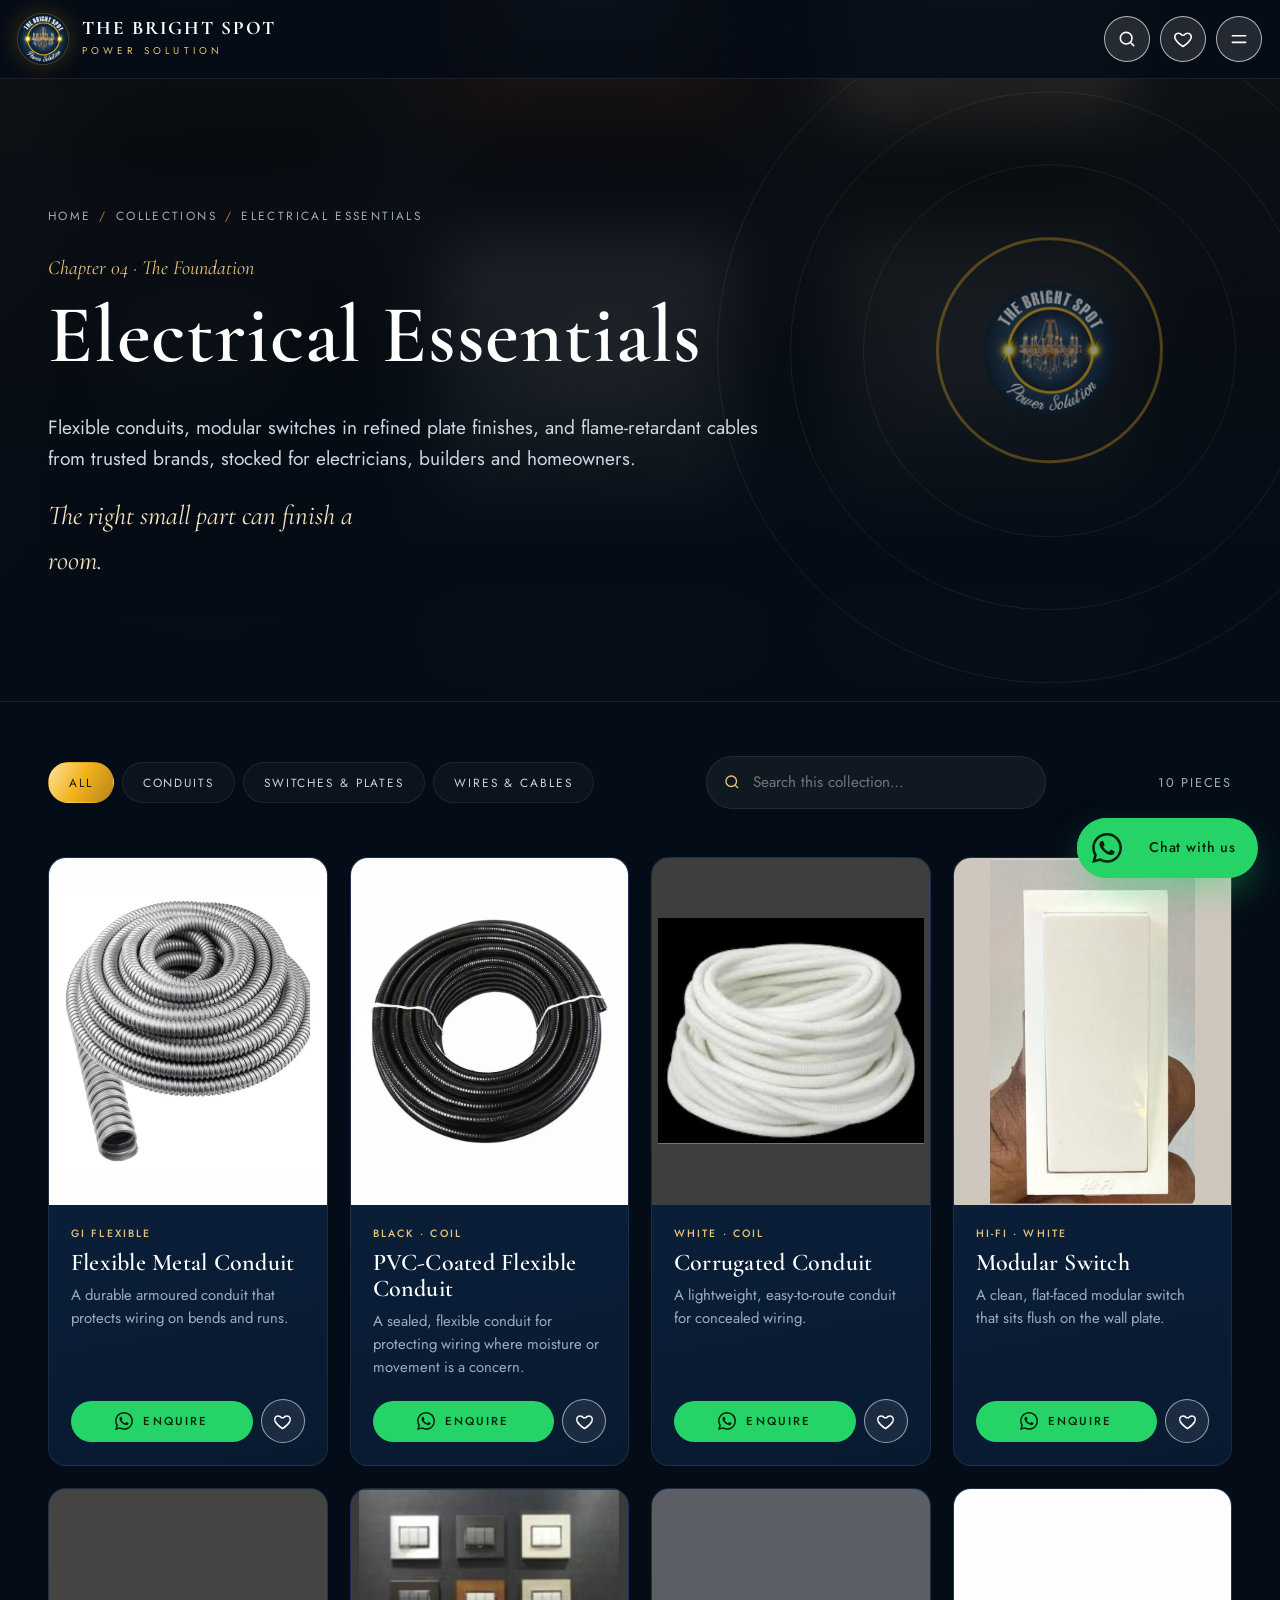
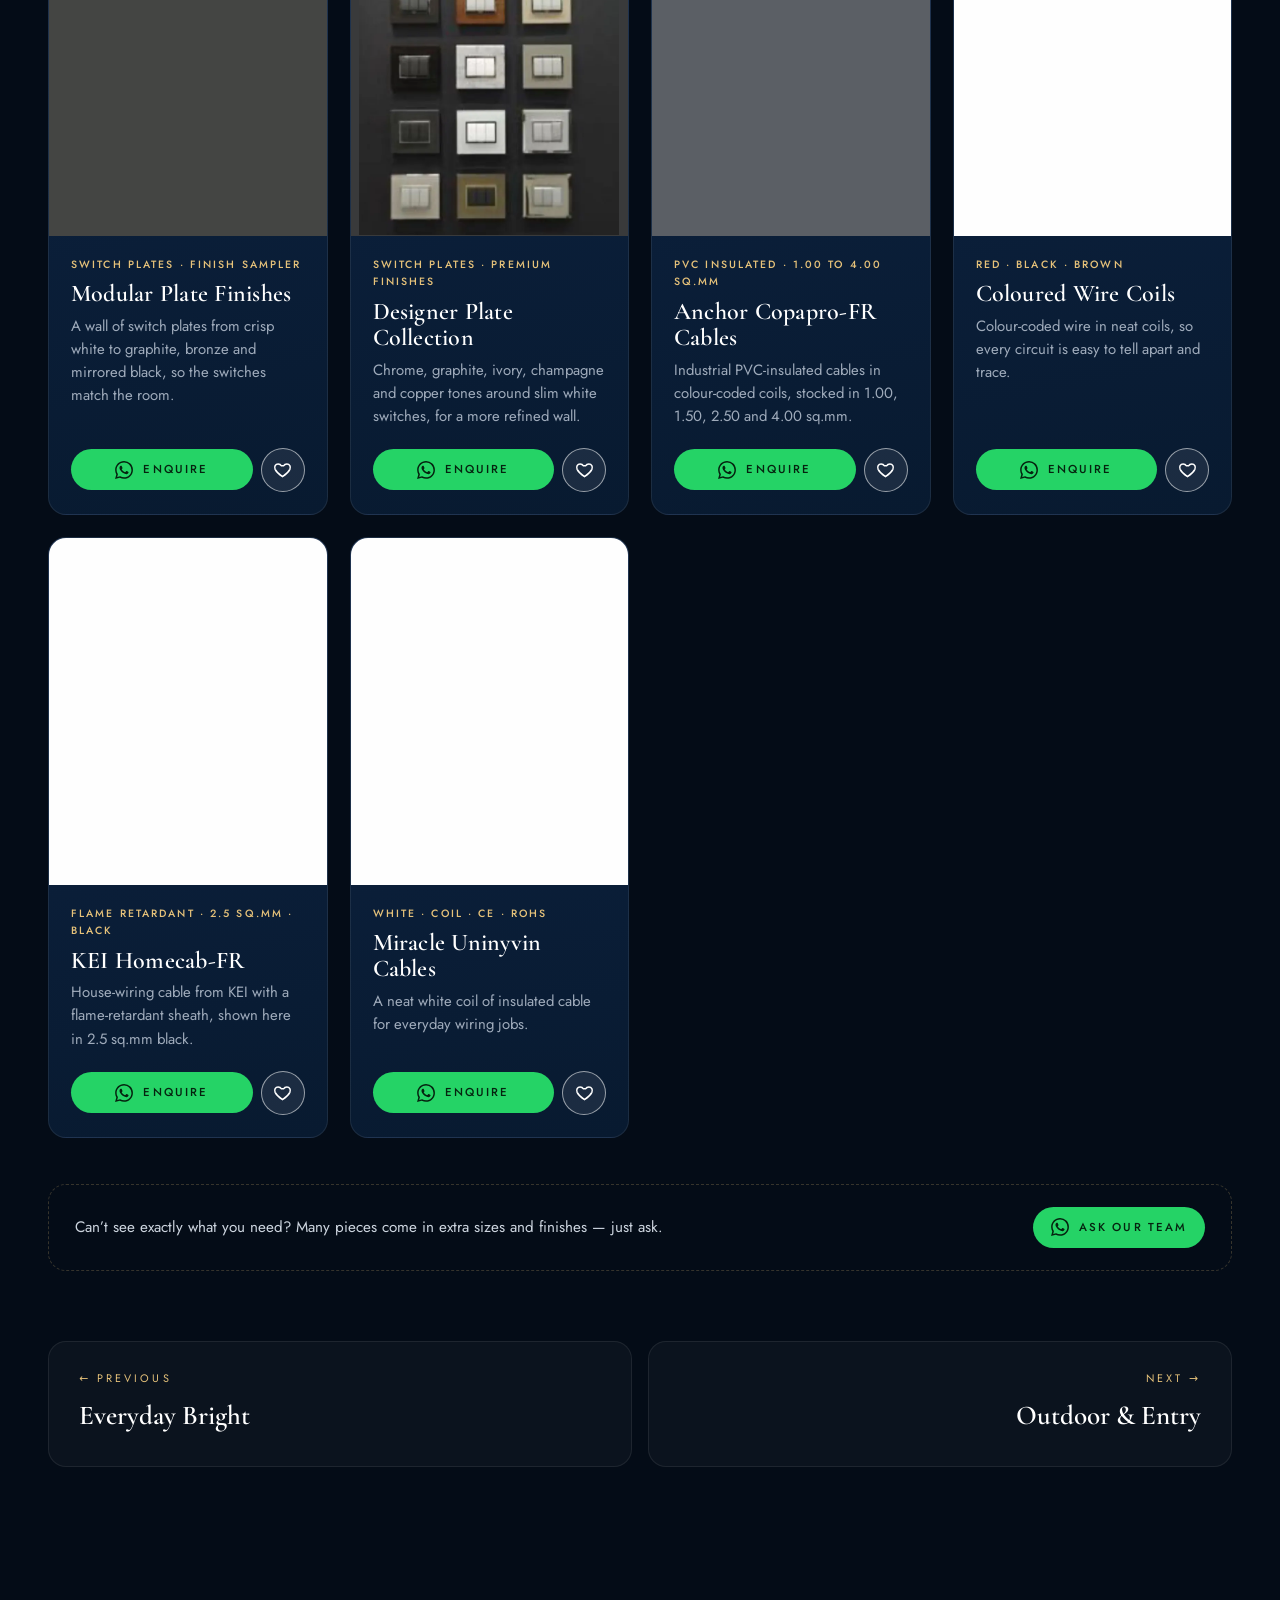
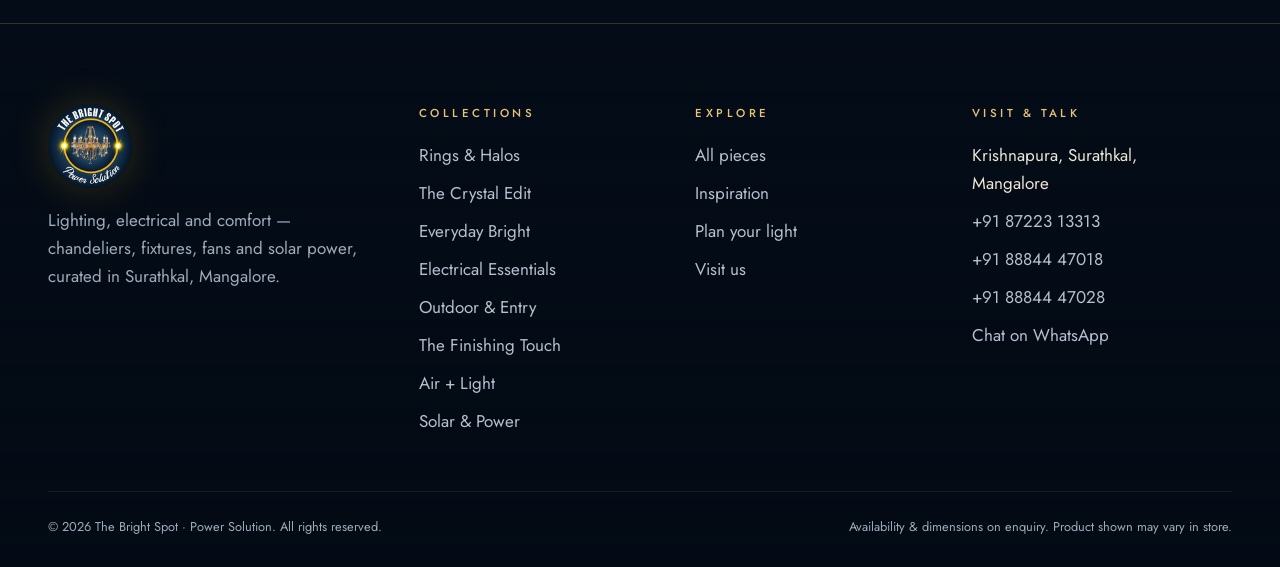
<file: electrical-essentials.html>
<!doctype html><html lang="en"><head><meta charset="utf-8"><meta name="viewport" content="width=device-width,initial-scale=1,viewport-fit=cover"><title>Electrical Essentials — The Foundation | The Bright Spot, Mangalore</title><meta name="description" content="Flexible conduits, modular switches in refined plate finishes, and flame-retardant cables from trusted brands, stocked for electricians, builders and homeowners. The Bright Spot, Surathkal, Mangalore."><meta name="theme-color" content="#040c17"><meta property="og:type" content="website"><meta property="og:title" content="Electrical Essentials — The Foundation | The Bright Spot, Mangalore"><meta property="og:description" content="Flexible conduits, modular switches in refined plate finishes, and flame-retardant cables from trusted brands, stocked for electricians, builders and homeowners. The Bright Spot, Surathkal, Mangalore."><meta property="og:image" content="assets/img/og-image.jpg"><meta name="twitter:card" content="summary_large_image"><link rel="icon" type="image/png" href="assets/img/favicon-64.png"><link rel="apple-touch-icon" href="assets/img/apple-touch-icon.png"><link rel="preconnect" href="https://fonts.googleapis.com"><link rel="preconnect" href="https://fonts.gstatic.com" crossorigin><link href="https://fonts.googleapis.com/css2?family=Cormorant+Garamond:ital,wght@0,500;0,600;0,700;1,500;1,600&family=Jost:wght@300;400;500&display=swap" rel="stylesheet"><link rel="stylesheet" href="assets/css/style.css"><script type="application/ld+json">{"@context": "https://schema.org", "@type": "HomeGoodsStore", "name": "The Bright Spot \u2014 Power Solution", "image": "assets/img/og-image.jpg", "telephone": ["+91 87223 13313", "+91 88844 47018", "+91 88844 47028"], "address": {"@type": "PostalAddress", "streetAddress": "Krishnapura, Surathkal", "addressLocality": "Mangalore", "addressRegion": "Karnataka", "addressCountry": "IN"}, "description": "Flexible conduits, modular switches in refined plate finishes, and flame-retardant cables from trusted brands, stocked for electricians, builders and homeowners. The Bright Spot, Surathkal, Mangalore."}</script></head><body><a class="skip" href="#main">Skip to content</a><div class="scrim" id="scrim" data-close-drawer></div><aside class="drawer" id="drawer" aria-label="My enquiry list"><div class="dr-head"><h3>My enquiry list</h3><button class="icon-btn" data-close-drawer aria-label="Close"><svg viewBox="0 0 24 24" fill="none" stroke="currentColor" stroke-width="1.8"><path d="M6 6l12 12M18 6 6 18"/></svg></button></div><div class="dr-body"></div><div class="dr-foot"><a class="btn btn-wa" id="send-list" href="#" target="_blank" rel="noopener"><svg viewBox="0 0 24 24" fill="currentColor" aria-hidden="true"><path d="M17.47 14.38c-.3-.15-1.76-.87-2.03-.97-.27-.1-.47-.15-.67.15-.2.3-.77.97-.94 1.16-.17.2-.35.22-.64.07-.3-.15-1.26-.46-2.4-1.48-.89-.8-1.49-1.77-1.66-2.07-.17-.3-.02-.46.13-.61.14-.13.3-.35.45-.52.15-.18.2-.3.3-.5.1-.2.05-.38-.02-.52-.08-.15-.67-1.62-.92-2.21-.24-.58-.49-.5-.67-.51h-.57c-.2 0-.52.07-.8.37-.27.3-1.04 1.02-1.04 2.48s1.07 2.87 1.22 3.07c.15.2 2.1 3.2 5.08 4.48.7.3 1.26.49 1.7.63.72.23 1.36.2 1.87.12.57-.09 1.76-.72 2-1.41.25-.7.25-1.29.17-1.41-.07-.12-.27-.2-.57-.35M12.05 21.78h-.01a9.87 9.87 0 0 1-5.03-1.38l-.36-.21-3.74.98 1-3.65-.24-.37a9.86 9.86 0 0 1-1.51-5.26c0-5.45 4.44-9.88 9.89-9.88 2.64 0 5.12 1.03 6.99 2.9a9.83 9.83 0 0 1 2.89 6.99c0 5.45-4.44 9.88-9.88 9.88M20.46 3.49A11.8 11.8 0 0 0 12.05 0C5.5 0 .16 5.34.16 11.89c0 2.1.55 4.14 1.59 5.95L.06 24l6.3-1.65a11.9 11.9 0 0 0 5.69 1.45c6.55 0 11.89-5.34 11.89-11.89 0-3.18-1.24-6.17-3.48-8.42"/></svg> Send list on WhatsApp</a><button class="clear" id="clear-list">Clear list</button></div></aside><div class="lb" id="lb" role="dialog" aria-modal="true" aria-label="Product view"><div class="lb-count" id="lb-count"></div><button class="lb-btn lb-close" aria-label="Close"><svg viewBox="0 0 24 24" fill="none" stroke="currentColor" stroke-width="1.8"><path d="M6 6l12 12M18 6 6 18"/></svg></button><div class="lb-stage"><button class="lb-btn lb-prev" aria-label="Previous"><svg viewBox="0 0 24 24" fill="none" stroke="currentColor" stroke-width="1.8"><path d="m15 5-7 7 7 7"/></svg></button><img id="lb-img" alt=""><button class="lb-btn lb-next" aria-label="Next"><svg viewBox="0 0 24 24" fill="none" stroke="currentColor" stroke-width="1.8"><path d="m9 5 7 7-7 7"/></svg></button></div><div class="lb-side"><span class="tag" id="lb-tag"></span><h3 id="lb-title"></h3><p id="lb-desc"></p><p><a class="link-arrow" id="lb-cat" href="#"></a></p><div class="row"><a class="btn btn-wa" id="lb-wa" href="#" target="_blank" rel="noopener"><svg viewBox="0 0 24 24" fill="currentColor" aria-hidden="true"><path d="M17.47 14.38c-.3-.15-1.76-.87-2.03-.97-.27-.1-.47-.15-.67.15-.2.3-.77.97-.94 1.16-.17.2-.35.22-.64.07-.3-.15-1.26-.46-2.4-1.48-.89-.8-1.49-1.77-1.66-2.07-.17-.3-.02-.46.13-.61.14-.13.3-.35.45-.52.15-.18.2-.3.3-.5.1-.2.05-.38-.02-.52-.08-.15-.67-1.62-.92-2.21-.24-.58-.49-.5-.67-.51h-.57c-.2 0-.52.07-.8.37-.27.3-1.04 1.02-1.04 2.48s1.07 2.87 1.22 3.07c.15.2 2.1 3.2 5.08 4.48.7.3 1.26.49 1.7.63.72.23 1.36.2 1.87.12.57-.09 1.76-.72 2-1.41.25-.7.25-1.29.17-1.41-.07-.12-.27-.2-.57-.35M12.05 21.78h-.01a9.87 9.87 0 0 1-5.03-1.38l-.36-.21-3.74.98 1-3.65-.24-.37a9.86 9.86 0 0 1-1.51-5.26c0-5.45 4.44-9.88 9.89-9.88 2.64 0 5.12 1.03 6.99 2.9a9.83 9.83 0 0 1 2.89 6.99c0 5.45-4.44 9.88-9.88 9.88M20.46 3.49A11.8 11.8 0 0 0 12.05 0C5.5 0 .16 5.34.16 11.89c0 2.1.55 4.14 1.59 5.95L.06 24l6.3-1.65a11.9 11.9 0 0 0 5.69 1.45c6.55 0 11.89-5.34 11.89-11.89 0-3.18-1.24-6.17-3.48-8.42"/></svg> Enquire on WhatsApp</a><button class="btn btn-ghost" id="lb-save" aria-pressed="false"><svg style="width:18px;height:18px;fill:none;stroke:currentColor;stroke-width:1.7" viewBox="0 0 24 24"><path d="M12 21s-7-4.6-9.3-9.2C1.2 8.6 3 5 6.5 5c2 0 3.4 1.1 4.2 2.4h2.6C14.1 6.1 15.5 5 17.5 5 21 5 22.8 8.6 21.3 11.8 19 16.4 12 21 12 21z"/></svg><span>Save to list</span></button></div><p class="hint" style="margin-top:14px">Availability, sizes and finishes confirmed by our team.</p></div></div><div class="fab"><button class="totop" aria-label="Back to top"><svg viewBox="0 0 24 24" fill="none" stroke="currentColor" stroke-width="1.8"><path d="m5 15 7-7 7 7"/></svg></button><a class="fab-wa" href="https://wa.me/918722313313?text=Hello%20The%20Bright%20Spot%21%20I%20found%20your%20website%20and%20would%20like%20some%20help%20choosing%20lighting." target="_blank" rel="noopener" aria-label="Chat with The Bright Spot on WhatsApp"><span class="ic"><svg viewBox="0 0 24 24" fill="currentColor" aria-hidden="true"><path d="M17.47 14.38c-.3-.15-1.76-.87-2.03-.97-.27-.1-.47-.15-.67.15-.2.3-.77.97-.94 1.16-.17.2-.35.22-.64.07-.3-.15-1.26-.46-2.4-1.48-.89-.8-1.49-1.77-1.66-2.07-.17-.3-.02-.46.13-.61.14-.13.3-.35.45-.52.15-.18.2-.3.3-.5.1-.2.05-.38-.02-.52-.08-.15-.67-1.62-.92-2.21-.24-.58-.49-.5-.67-.51h-.57c-.2 0-.52.07-.8.37-.27.3-1.04 1.02-1.04 2.48s1.07 2.87 1.22 3.07c.15.2 2.1 3.2 5.08 4.48.7.3 1.26.49 1.7.63.72.23 1.36.2 1.87.12.57-.09 1.76-.72 2-1.41.25-.7.25-1.29.17-1.41-.07-.12-.27-.2-.57-.35M12.05 21.78h-.01a9.87 9.87 0 0 1-5.03-1.38l-.36-.21-3.74.98 1-3.65-.24-.37a9.86 9.86 0 0 1-1.51-5.26c0-5.45 4.44-9.88 9.89-9.88 2.64 0 5.12 1.03 6.99 2.9a9.83 9.83 0 0 1 2.89 6.99c0 5.45-4.44 9.88-9.88 9.88M20.46 3.49A11.8 11.8 0 0 0 12.05 0C5.5 0 .16 5.34.16 11.89c0 2.1.55 4.14 1.59 5.95L.06 24l6.3-1.65a11.9 11.9 0 0 0 5.69 1.45c6.55 0 11.89-5.34 11.89-11.89 0-3.18-1.24-6.17-3.48-8.42"/></svg></span><span>Chat with us</span></a></div><div class="toast" id="toast" role="status" aria-live="polite"></div><header class="site-header inner"><div class="wrap nav"><a class="brand" href="index.html" aria-label="The Bright Spot — home"><img src="assets/img/logo-sm.png" width="50" height="50" alt=""><span><b>THE BRIGHT SPOT</b><small>Power Solution</small></span></a><ul class="menu" id="menu"><li><a href="index.html">Home</a></li><li class="has-drop"><button aria-expanded="false" aria-haspopup="true">Collections</button><div class="drop"><a href="rings-halos.html"><img src="assets/img/p02.webp" alt="" width="54" height="54" loading="lazy"><div><span>Rings &amp; Halos</span><em>The Modern</em></div></a><a href="crystal-edit.html"><img src="assets/img/p14.webp" alt="" width="54" height="54" loading="lazy"><div><span>The Crystal Edit</span><em>The Statement</em></div></a><a href="everyday-bright.html"><img src="assets/img/p38.webp" alt="" width="54" height="54" loading="lazy"><div><span>Everyday Bright</span><em>The Everyday</em></div></a><a href="electrical-essentials.html"><img src="assets/img/p71.webp" alt="" width="54" height="54" loading="lazy"><div><span>Electrical Essentials</span><em>The Foundation</em></div></a><a href="outdoor-entry.html"><img src="assets/img/p47.webp" alt="" width="54" height="54" loading="lazy"><div><span>Outdoor &amp; Entry</span><em>The Welcome</em></div></a><a href="finishing-touch.html"><img src="assets/img/p73.webp" alt="" width="54" height="54" loading="lazy"><div><span>The Finishing Touch</span><em>The Finish</em></div></a><a href="air-light.html"><img src="assets/img/p62.webp" alt="" width="54" height="54" loading="lazy"><div><span>Air + Light</span><em>The Comfort</em></div></a><a href="solar-power.html"><img src="assets/img/p79.webp" alt="" width="54" height="54" loading="lazy"><div><span>Solar &amp; Power</span><em>The Power</em></div></a><a href="collection.html" style="grid-column:1/-1;justify-content:center"><span style="font-size:.9rem;letter-spacing:.2em;text-transform:uppercase;font-family:var(--sans);color:var(--gold-2)">Browse every piece →</span></a></div></li><li><a href="inspiration.html">Inspiration</a></li><li><a href="plan-your-light.html">Plan Your Light</a></li><li><a href="visit.html">Visit Us</a></li></ul><div class="nav-tools"><a class="icon-btn" href="collection.html" aria-label="Search all pieces"><svg viewBox="0 0 24 24" fill="none" stroke="currentColor" stroke-width="1.8"><circle cx="11" cy="11" r="7"/><path d="m20 20-3.5-3.5"/></svg></a><button class="icon-btn" data-list aria-label="Open my enquiry list"><svg viewBox="0 0 24 24"><path d="M12 21s-7-4.6-9.3-9.2C1.2 8.6 3 5 6.5 5c2 0 3.4 1.1 4.2 2.4h2.6C14.1 6.1 15.5 5 17.5 5 21 5 22.8 8.6 21.3 11.8 19 16.4 12 21 12 21z"/></svg><span class="badge" aria-hidden="true">0</span></button><a class="btn btn-wa btn-sm nav-cta" href="https://wa.me/918722313313?text=Hello%20The%20Bright%20Spot%21%20I%20found%20your%20website%20and%20would%20like%20some%20help%20choosing%20lighting." target="_blank" rel="noopener"><svg viewBox="0 0 24 24" fill="currentColor" aria-hidden="true"><path d="M17.47 14.38c-.3-.15-1.76-.87-2.03-.97-.27-.1-.47-.15-.67.15-.2.3-.77.97-.94 1.16-.17.2-.35.22-.64.07-.3-.15-1.26-.46-2.4-1.48-.89-.8-1.49-1.77-1.66-2.07-.17-.3-.02-.46.13-.61.14-.13.3-.35.45-.52.15-.18.2-.3.3-.5.1-.2.05-.38-.02-.52-.08-.15-.67-1.62-.92-2.21-.24-.58-.49-.5-.67-.51h-.57c-.2 0-.52.07-.8.37-.27.3-1.04 1.02-1.04 2.48s1.07 2.87 1.22 3.07c.15.2 2.1 3.2 5.08 4.48.7.3 1.26.49 1.7.63.72.23 1.36.2 1.87.12.57-.09 1.76-.72 2-1.41.25-.7.25-1.29.17-1.41-.07-.12-.27-.2-.57-.35M12.05 21.78h-.01a9.87 9.87 0 0 1-5.03-1.38l-.36-.21-3.74.98 1-3.65-.24-.37a9.86 9.86 0 0 1-1.51-5.26c0-5.45 4.44-9.88 9.89-9.88 2.64 0 5.12 1.03 6.99 2.9a9.83 9.83 0 0 1 2.89 6.99c0 5.45-4.44 9.88-9.88 9.88M20.46 3.49A11.8 11.8 0 0 0 12.05 0C5.5 0 .16 5.34.16 11.89c0 2.1.55 4.14 1.59 5.95L.06 24l6.3-1.65a11.9 11.9 0 0 0 5.69 1.45c6.55 0 11.89-5.34 11.89-11.89 0-3.18-1.24-6.17-3.48-8.42"/></svg> WhatsApp</a><button class="icon-btn burger" aria-label="Menu" aria-expanded="false" aria-controls="menu"><svg viewBox="0 0 24 24" fill="none" stroke="currentColor" stroke-width="1.8"><path d="M4 8h16M4 16h16"/></svg></button></div></div></header><main id="main"><section class="phero"><div class="bgimg"><img src="assets/img/p71.webp" alt=""></div><div class="rings-deco" aria-hidden="true"><i></i><i></i><i></i><i></i><img src="assets/img/logo-sm.png" alt=""></div><div class="wrap"><div class="crumbs"><a href="index.html">Home</a><span>/</span><a href="collection.html">Collections</a><span>/</span>Electrical Essentials</div><span class="chapter">Chapter 04 · The Foundation</span><h1>Electrical Essentials</h1><p class="lead">Flexible conduits, modular switches in refined plate finishes, and flame-retardant cables from trusted brands, stocked for electricians, builders and homeowners.</p><p class="line">The right small part can finish a room.</p></div></section><section class="section" style="padding-top:40px"><div class="wrap"><div class="toolbar"><div class="chips" role="group" aria-label="Filter"><button class="chip" data-f="all" aria-pressed="true">All</button><button class="chip" data-f="conduit" aria-pressed="false">Conduits</button><button class="chip" data-f="switch" aria-pressed="false">Switches &amp; plates</button><button class="chip" data-f="wire" aria-pressed="false">Wires &amp; cables</button></div><div class="search"><span><svg viewBox="0 0 24 24" fill="none" stroke="currentColor" stroke-width="1.8"><circle cx="11" cy="11" r="7"/><path d="m20 20-3.5-3.5"/></svg></span><input id="q" type="search" placeholder="Search this collection…" aria-label="Search this collection"></div><span class="count" id="count"></span></div><div class="grid" data-filterable="sub" data-scope><article class="card rv" data-id="39" data-cat="electrical-essentials" data-sub="conduit"><button class="card-media" data-open data-id="39" style="background:#fefefe" aria-label="View Flexible Metal Conduit"><img src="assets/img/p39.webp" width="942" height="1000" alt="Flexible Metal Conduit — Electrical Essentials" loading="lazy" decoding="async"><span class="zoom"><svg viewBox="0 0 24 24" fill="none" stroke="currentColor" stroke-width="1.8"><path d="M4 9V4h5M20 9V4h-5M4 15v5h5M20 15v5h-5"/></svg></span></button><div class="card-body"><span class="tag">GI flexible</span><h3>Flexible Metal Conduit</h3><p>A durable armoured conduit that protects wiring on bends and runs.</p><div class="card-actions"><a class="btn btn-wa btn-sm" href="https://wa.me/918722313313?text=Hello%20The%20Bright%20Spot%21%20I%27m%20interested%20in%20Flexible%20Metal%20Conduit%20%28Electrical%20Essentials%29.%20Could%20you%20tell%20me%20about%20availability%20and%20details%3F%20Thank%20you." target="_blank" rel="noopener"><svg viewBox="0 0 24 24" fill="currentColor" aria-hidden="true"><path d="M17.47 14.38c-.3-.15-1.76-.87-2.03-.97-.27-.1-.47-.15-.67.15-.2.3-.77.97-.94 1.16-.17.2-.35.22-.64.07-.3-.15-1.26-.46-2.4-1.48-.89-.8-1.49-1.77-1.66-2.07-.17-.3-.02-.46.13-.61.14-.13.3-.35.45-.52.15-.18.2-.3.3-.5.1-.2.05-.38-.02-.52-.08-.15-.67-1.62-.92-2.21-.24-.58-.49-.5-.67-.51h-.57c-.2 0-.52.07-.8.37-.27.3-1.04 1.02-1.04 2.48s1.07 2.87 1.22 3.07c.15.2 2.1 3.2 5.08 4.48.7.3 1.26.49 1.7.63.72.23 1.36.2 1.87.12.57-.09 1.76-.72 2-1.41.25-.7.25-1.29.17-1.41-.07-.12-.27-.2-.57-.35M12.05 21.78h-.01a9.87 9.87 0 0 1-5.03-1.38l-.36-.21-3.74.98 1-3.65-.24-.37a9.86 9.86 0 0 1-1.51-5.26c0-5.45 4.44-9.88 9.89-9.88 2.64 0 5.12 1.03 6.99 2.9a9.83 9.83 0 0 1 2.89 6.99c0 5.45-4.44 9.88-9.88 9.88M20.46 3.49A11.8 11.8 0 0 0 12.05 0C5.5 0 .16 5.34.16 11.89c0 2.1.55 4.14 1.59 5.95L.06 24l6.3-1.65a11.9 11.9 0 0 0 5.69 1.45c6.55 0 11.89-5.34 11.89-11.89 0-3.18-1.24-6.17-3.48-8.42"/></svg> Enquire</a><button class="save" data-id="39" aria-pressed="false" aria-label="Save Flexible Metal Conduit to enquiry list"><svg viewBox="0 0 24 24"><path d="M12 21s-7-4.6-9.3-9.2C1.2 8.6 3 5 6.5 5c2 0 3.4 1.1 4.2 2.4h2.6C14.1 6.1 15.5 5 17.5 5 21 5 22.8 8.6 21.3 11.8 19 16.4 12 21 12 21z"/></svg></button></div></div></article><article class="card rv" data-id="40" data-cat="electrical-essentials" data-sub="conduit"><button class="card-media" data-open data-id="40" style="background:#fdfdfd" aria-label="View PVC-Coated Flexible Conduit"><img src="assets/img/p40.webp" width="714" height="681" alt="PVC-Coated Flexible Conduit — Electrical Essentials" loading="lazy" decoding="async"><span class="zoom"><svg viewBox="0 0 24 24" fill="none" stroke="currentColor" stroke-width="1.8"><path d="M4 9V4h5M20 9V4h-5M4 15v5h5M20 15v5h-5"/></svg></span></button><div class="card-body"><span class="tag">Black · Coil</span><h3>PVC-Coated Flexible Conduit</h3><p>A sealed, flexible conduit for protecting wiring where moisture or movement is a concern.</p><div class="card-actions"><a class="btn btn-wa btn-sm" href="https://wa.me/918722313313?text=Hello%20The%20Bright%20Spot%21%20I%27m%20interested%20in%20PVC-Coated%20Flexible%20Conduit%20%28Electrical%20Essentials%29.%20Could%20you%20tell%20me%20about%20availability%20and%20details%3F%20Thank%20you." target="_blank" rel="noopener"><svg viewBox="0 0 24 24" fill="currentColor" aria-hidden="true"><path d="M17.47 14.38c-.3-.15-1.76-.87-2.03-.97-.27-.1-.47-.15-.67.15-.2.3-.77.97-.94 1.16-.17.2-.35.22-.64.07-.3-.15-1.26-.46-2.4-1.48-.89-.8-1.49-1.77-1.66-2.07-.17-.3-.02-.46.13-.61.14-.13.3-.35.45-.52.15-.18.2-.3.3-.5.1-.2.05-.38-.02-.52-.08-.15-.67-1.62-.92-2.21-.24-.58-.49-.5-.67-.51h-.57c-.2 0-.52.07-.8.37-.27.3-1.04 1.02-1.04 2.48s1.07 2.87 1.22 3.07c.15.2 2.1 3.2 5.08 4.48.7.3 1.26.49 1.7.63.72.23 1.36.2 1.87.12.57-.09 1.76-.72 2-1.41.25-.7.25-1.29.17-1.41-.07-.12-.27-.2-.57-.35M12.05 21.78h-.01a9.87 9.87 0 0 1-5.03-1.38l-.36-.21-3.74.98 1-3.65-.24-.37a9.86 9.86 0 0 1-1.51-5.26c0-5.45 4.44-9.88 9.89-9.88 2.64 0 5.12 1.03 6.99 2.9a9.83 9.83 0 0 1 2.89 6.99c0 5.45-4.44 9.88-9.88 9.88M20.46 3.49A11.8 11.8 0 0 0 12.05 0C5.5 0 .16 5.34.16 11.89c0 2.1.55 4.14 1.59 5.95L.06 24l6.3-1.65a11.9 11.9 0 0 0 5.69 1.45c6.55 0 11.89-5.34 11.89-11.89 0-3.18-1.24-6.17-3.48-8.42"/></svg> Enquire</a><button class="save" data-id="40" aria-pressed="false" aria-label="Save PVC-Coated Flexible Conduit to enquiry list"><svg viewBox="0 0 24 24"><path d="M12 21s-7-4.6-9.3-9.2C1.2 8.6 3 5 6.5 5c2 0 3.4 1.1 4.2 2.4h2.6C14.1 6.1 15.5 5 17.5 5 21 5 22.8 8.6 21.3 11.8 19 16.4 12 21 12 21z"/></svg></button></div></div></article><article class="card rv" data-id="41" data-cat="electrical-essentials" data-sub="conduit"><button class="card-media" data-open data-id="41" style="background:#3e3e3f" aria-label="View Corrugated Conduit"><img src="assets/img/p41.webp" width="1000" height="852" alt="Corrugated Conduit — Electrical Essentials" loading="lazy" decoding="async"><span class="zoom"><svg viewBox="0 0 24 24" fill="none" stroke="currentColor" stroke-width="1.8"><path d="M4 9V4h5M20 9V4h-5M4 15v5h5M20 15v5h-5"/></svg></span></button><div class="card-body"><span class="tag">White · Coil</span><h3>Corrugated Conduit</h3><p>A lightweight, easy-to-route conduit for concealed wiring.</p><div class="card-actions"><a class="btn btn-wa btn-sm" href="https://wa.me/918722313313?text=Hello%20The%20Bright%20Spot%21%20I%27m%20interested%20in%20Corrugated%20Conduit%20%28Electrical%20Essentials%29.%20Could%20you%20tell%20me%20about%20availability%20and%20details%3F%20Thank%20you." target="_blank" rel="noopener"><svg viewBox="0 0 24 24" fill="currentColor" aria-hidden="true"><path d="M17.47 14.38c-.3-.15-1.76-.87-2.03-.97-.27-.1-.47-.15-.67.15-.2.3-.77.97-.94 1.16-.17.2-.35.22-.64.07-.3-.15-1.26-.46-2.4-1.48-.89-.8-1.49-1.77-1.66-2.07-.17-.3-.02-.46.13-.61.14-.13.3-.35.45-.52.15-.18.2-.3.3-.5.1-.2.05-.38-.02-.52-.08-.15-.67-1.62-.92-2.21-.24-.58-.49-.5-.67-.51h-.57c-.2 0-.52.07-.8.37-.27.3-1.04 1.02-1.04 2.48s1.07 2.87 1.22 3.07c.15.2 2.1 3.2 5.08 4.48.7.3 1.26.49 1.7.63.72.23 1.36.2 1.87.12.57-.09 1.76-.72 2-1.41.25-.7.25-1.29.17-1.41-.07-.12-.27-.2-.57-.35M12.05 21.78h-.01a9.87 9.87 0 0 1-5.03-1.38l-.36-.21-3.74.98 1-3.65-.24-.37a9.86 9.86 0 0 1-1.51-5.26c0-5.45 4.44-9.88 9.89-9.88 2.64 0 5.12 1.03 6.99 2.9a9.83 9.83 0 0 1 2.89 6.99c0 5.45-4.44 9.88-9.88 9.88M20.46 3.49A11.8 11.8 0 0 0 12.05 0C5.5 0 .16 5.34.16 11.89c0 2.1.55 4.14 1.59 5.95L.06 24l6.3-1.65a11.9 11.9 0 0 0 5.69 1.45c6.55 0 11.89-5.34 11.89-11.89 0-3.18-1.24-6.17-3.48-8.42"/></svg> Enquire</a><button class="save" data-id="41" aria-pressed="false" aria-label="Save Corrugated Conduit to enquiry list"><svg viewBox="0 0 24 24"><path d="M12 21s-7-4.6-9.3-9.2C1.2 8.6 3 5 6.5 5c2 0 3.4 1.1 4.2 2.4h2.6C14.1 6.1 15.5 5 17.5 5 21 5 22.8 8.6 21.3 11.8 19 16.4 12 21 12 21z"/></svg></button></div></div></article><article class="card rv" data-id="42" data-cat="electrical-essentials" data-sub="switch"><button class="card-media" data-open data-id="42" style="background:#cfc6be" aria-label="View Modular Switch"><img src="assets/img/p42.webp" width="594" height="1000" alt="Modular Switch — Electrical Essentials" loading="lazy" decoding="async"><span class="zoom"><svg viewBox="0 0 24 24" fill="none" stroke="currentColor" stroke-width="1.8"><path d="M4 9V4h5M20 9V4h-5M4 15v5h5M20 15v5h-5"/></svg></span></button><div class="card-body"><span class="tag">Hi-Fi · White</span><h3>Modular Switch</h3><p>A clean, flat-faced modular switch that sits flush on the wall plate.</p><div class="card-actions"><a class="btn btn-wa btn-sm" href="https://wa.me/918722313313?text=Hello%20The%20Bright%20Spot%21%20I%27m%20interested%20in%20Modular%20Switch%20%28Electrical%20Essentials%29.%20Could%20you%20tell%20me%20about%20availability%20and%20details%3F%20Thank%20you." target="_blank" rel="noopener"><svg viewBox="0 0 24 24" fill="currentColor" aria-hidden="true"><path d="M17.47 14.38c-.3-.15-1.76-.87-2.03-.97-.27-.1-.47-.15-.67.15-.2.3-.77.97-.94 1.16-.17.2-.35.22-.64.07-.3-.15-1.26-.46-2.4-1.48-.89-.8-1.49-1.77-1.66-2.07-.17-.3-.02-.46.13-.61.14-.13.3-.35.45-.52.15-.18.2-.3.3-.5.1-.2.05-.38-.02-.52-.08-.15-.67-1.62-.92-2.21-.24-.58-.49-.5-.67-.51h-.57c-.2 0-.52.07-.8.37-.27.3-1.04 1.02-1.04 2.48s1.07 2.87 1.22 3.07c.15.2 2.1 3.2 5.08 4.48.7.3 1.26.49 1.7.63.72.23 1.36.2 1.87.12.57-.09 1.76-.72 2-1.41.25-.7.25-1.29.17-1.41-.07-.12-.27-.2-.57-.35M12.05 21.78h-.01a9.87 9.87 0 0 1-5.03-1.38l-.36-.21-3.74.98 1-3.65-.24-.37a9.86 9.86 0 0 1-1.51-5.26c0-5.45 4.44-9.88 9.89-9.88 2.64 0 5.12 1.03 6.99 2.9a9.83 9.83 0 0 1 2.89 6.99c0 5.45-4.44 9.88-9.88 9.88M20.46 3.49A11.8 11.8 0 0 0 12.05 0C5.5 0 .16 5.34.16 11.89c0 2.1.55 4.14 1.59 5.95L.06 24l6.3-1.65a11.9 11.9 0 0 0 5.69 1.45c6.55 0 11.89-5.34 11.89-11.89 0-3.18-1.24-6.17-3.48-8.42"/></svg> Enquire</a><button class="save" data-id="42" aria-pressed="false" aria-label="Save Modular Switch to enquiry list"><svg viewBox="0 0 24 24"><path d="M12 21s-7-4.6-9.3-9.2C1.2 8.6 3 5 6.5 5c2 0 3.4 1.1 4.2 2.4h2.6C14.1 6.1 15.5 5 17.5 5 21 5 22.8 8.6 21.3 11.8 19 16.4 12 21 12 21z"/></svg></button></div></div></article><article class="card rv" data-id="70" data-cat="electrical-essentials" data-sub="switch"><button class="card-media" data-open data-id="70" style="background:#444543" aria-label="View Modular Plate Finishes"><img src="assets/img/p70.webp" width="709" height="1000" alt="Modular Plate Finishes — Electrical Essentials" loading="lazy" decoding="async"><span class="zoom"><svg viewBox="0 0 24 24" fill="none" stroke="currentColor" stroke-width="1.8"><path d="M4 9V4h5M20 9V4h-5M4 15v5h5M20 15v5h-5"/></svg></span></button><div class="card-body"><span class="tag">Switch plates · Finish sampler</span><h3>Modular Plate Finishes</h3><p>A wall of switch plates from crisp white to graphite, bronze and mirrored black, so the switches match the room.</p><div class="card-actions"><a class="btn btn-wa btn-sm" href="https://wa.me/918722313313?text=Hello%20The%20Bright%20Spot%21%20I%27m%20interested%20in%20Modular%20Plate%20Finishes%20%28Electrical%20Essentials%29.%20Could%20you%20tell%20me%20about%20availability%20and%20details%3F%20Thank%20you." target="_blank" rel="noopener"><svg viewBox="0 0 24 24" fill="currentColor" aria-hidden="true"><path d="M17.47 14.38c-.3-.15-1.76-.87-2.03-.97-.27-.1-.47-.15-.67.15-.2.3-.77.97-.94 1.16-.17.2-.35.22-.64.07-.3-.15-1.26-.46-2.4-1.48-.89-.8-1.49-1.77-1.66-2.07-.17-.3-.02-.46.13-.61.14-.13.3-.35.45-.52.15-.18.2-.3.3-.5.1-.2.05-.38-.02-.52-.08-.15-.67-1.62-.92-2.21-.24-.58-.49-.5-.67-.51h-.57c-.2 0-.52.07-.8.37-.27.3-1.04 1.02-1.04 2.48s1.07 2.87 1.22 3.07c.15.2 2.1 3.2 5.08 4.48.7.3 1.26.49 1.7.63.72.23 1.36.2 1.87.12.57-.09 1.76-.72 2-1.41.25-.7.25-1.29.17-1.41-.07-.12-.27-.2-.57-.35M12.05 21.78h-.01a9.87 9.87 0 0 1-5.03-1.38l-.36-.21-3.74.98 1-3.65-.24-.37a9.86 9.86 0 0 1-1.51-5.26c0-5.45 4.44-9.88 9.89-9.88 2.64 0 5.12 1.03 6.99 2.9a9.83 9.83 0 0 1 2.89 6.99c0 5.45-4.44 9.88-9.88 9.88M20.46 3.49A11.8 11.8 0 0 0 12.05 0C5.5 0 .16 5.34.16 11.89c0 2.1.55 4.14 1.59 5.95L.06 24l6.3-1.65a11.9 11.9 0 0 0 5.69 1.45c6.55 0 11.89-5.34 11.89-11.89 0-3.18-1.24-6.17-3.48-8.42"/></svg> Enquire</a><button class="save" data-id="70" aria-pressed="false" aria-label="Save Modular Plate Finishes to enquiry list"><svg viewBox="0 0 24 24"><path d="M12 21s-7-4.6-9.3-9.2C1.2 8.6 3 5 6.5 5c2 0 3.4 1.1 4.2 2.4h2.6C14.1 6.1 15.5 5 17.5 5 21 5 22.8 8.6 21.3 11.8 19 16.4 12 21 12 21z"/></svg></button></div></div></article><article class="card rv" data-id="71" data-cat="electrical-essentials" data-sub="switch"><button class="card-media" data-open data-id="71" style="background:#393a3b" aria-label="View Designer Plate Collection"><img src="assets/img/p71.webp" width="755" height="1000" alt="Designer Plate Collection — Electrical Essentials" loading="lazy" decoding="async"><span class="zoom"><svg viewBox="0 0 24 24" fill="none" stroke="currentColor" stroke-width="1.8"><path d="M4 9V4h5M20 9V4h-5M4 15v5h5M20 15v5h-5"/></svg></span></button><div class="card-body"><span class="tag">Switch plates · Premium finishes</span><h3>Designer Plate Collection</h3><p>Chrome, graphite, ivory, champagne and copper tones around slim white switches, for a more refined wall.</p><div class="card-actions"><a class="btn btn-wa btn-sm" href="https://wa.me/918722313313?text=Hello%20The%20Bright%20Spot%21%20I%27m%20interested%20in%20Designer%20Plate%20Collection%20%28Electrical%20Essentials%29.%20Could%20you%20tell%20me%20about%20availability%20and%20details%3F%20Thank%20you." target="_blank" rel="noopener"><svg viewBox="0 0 24 24" fill="currentColor" aria-hidden="true"><path d="M17.47 14.38c-.3-.15-1.76-.87-2.03-.97-.27-.1-.47-.15-.67.15-.2.3-.77.97-.94 1.16-.17.2-.35.22-.64.07-.3-.15-1.26-.46-2.4-1.48-.89-.8-1.49-1.77-1.66-2.07-.17-.3-.02-.46.13-.61.14-.13.3-.35.45-.52.15-.18.2-.3.3-.5.1-.2.05-.38-.02-.52-.08-.15-.67-1.62-.92-2.21-.24-.58-.49-.5-.67-.51h-.57c-.2 0-.52.07-.8.37-.27.3-1.04 1.02-1.04 2.48s1.07 2.87 1.22 3.07c.15.2 2.1 3.2 5.08 4.48.7.3 1.26.49 1.7.63.72.23 1.36.2 1.87.12.57-.09 1.76-.72 2-1.41.25-.7.25-1.29.17-1.41-.07-.12-.27-.2-.57-.35M12.05 21.78h-.01a9.87 9.87 0 0 1-5.03-1.38l-.36-.21-3.74.98 1-3.65-.24-.37a9.86 9.86 0 0 1-1.51-5.26c0-5.45 4.44-9.88 9.89-9.88 2.64 0 5.12 1.03 6.99 2.9a9.83 9.83 0 0 1 2.89 6.99c0 5.45-4.44 9.88-9.88 9.88M20.46 3.49A11.8 11.8 0 0 0 12.05 0C5.5 0 .16 5.34.16 11.89c0 2.1.55 4.14 1.59 5.95L.06 24l6.3-1.65a11.9 11.9 0 0 0 5.69 1.45c6.55 0 11.89-5.34 11.89-11.89 0-3.18-1.24-6.17-3.48-8.42"/></svg> Enquire</a><button class="save" data-id="71" aria-pressed="false" aria-label="Save Designer Plate Collection to enquiry list"><svg viewBox="0 0 24 24"><path d="M12 21s-7-4.6-9.3-9.2C1.2 8.6 3 5 6.5 5c2 0 3.4 1.1 4.2 2.4h2.6C14.1 6.1 15.5 5 17.5 5 21 5 22.8 8.6 21.3 11.8 19 16.4 12 21 12 21z"/></svg></button></div></div></article><article class="card rv" data-id="66" data-cat="electrical-essentials" data-sub="wire"><button class="card-media" data-open data-id="66" style="background:#5b5f65" aria-label="View Anchor Copapro-FR Cables"><img src="assets/img/p66.webp" width="739" height="1000" alt="Anchor Copapro-FR Cables — Electrical Essentials" loading="lazy" decoding="async"><span class="zoom"><svg viewBox="0 0 24 24" fill="none" stroke="currentColor" stroke-width="1.8"><path d="M4 9V4h5M20 9V4h-5M4 15v5h5M20 15v5h-5"/></svg></span></button><div class="card-body"><span class="tag">PVC insulated · 1.00 to 4.00 sq.mm</span><h3>Anchor Copapro-FR Cables</h3><p>Industrial PVC-insulated cables in colour-coded coils, stocked in 1.00, 1.50, 2.50 and 4.00 sq.mm.</p><div class="card-actions"><a class="btn btn-wa btn-sm" href="https://wa.me/918722313313?text=Hello%20The%20Bright%20Spot%21%20I%27m%20interested%20in%20Anchor%20Copapro-FR%20Cables%20%28Electrical%20Essentials%29.%20Could%20you%20tell%20me%20about%20availability%20and%20details%3F%20Thank%20you." target="_blank" rel="noopener"><svg viewBox="0 0 24 24" fill="currentColor" aria-hidden="true"><path d="M17.47 14.38c-.3-.15-1.76-.87-2.03-.97-.27-.1-.47-.15-.67.15-.2.3-.77.97-.94 1.16-.17.2-.35.22-.64.07-.3-.15-1.26-.46-2.4-1.48-.89-.8-1.49-1.77-1.66-2.07-.17-.3-.02-.46.13-.61.14-.13.3-.35.45-.52.15-.18.2-.3.3-.5.1-.2.05-.38-.02-.52-.08-.15-.67-1.62-.92-2.21-.24-.58-.49-.5-.67-.51h-.57c-.2 0-.52.07-.8.37-.27.3-1.04 1.02-1.04 2.48s1.07 2.87 1.22 3.07c.15.2 2.1 3.2 5.08 4.48.7.3 1.26.49 1.7.63.72.23 1.36.2 1.87.12.57-.09 1.76-.72 2-1.41.25-.7.25-1.29.17-1.41-.07-.12-.27-.2-.57-.35M12.05 21.78h-.01a9.87 9.87 0 0 1-5.03-1.38l-.36-.21-3.74.98 1-3.65-.24-.37a9.86 9.86 0 0 1-1.51-5.26c0-5.45 4.44-9.88 9.89-9.88 2.64 0 5.12 1.03 6.99 2.9a9.83 9.83 0 0 1 2.89 6.99c0 5.45-4.44 9.88-9.88 9.88M20.46 3.49A11.8 11.8 0 0 0 12.05 0C5.5 0 .16 5.34.16 11.89c0 2.1.55 4.14 1.59 5.95L.06 24l6.3-1.65a11.9 11.9 0 0 0 5.69 1.45c6.55 0 11.89-5.34 11.89-11.89 0-3.18-1.24-6.17-3.48-8.42"/></svg> Enquire</a><button class="save" data-id="66" aria-pressed="false" aria-label="Save Anchor Copapro-FR Cables to enquiry list"><svg viewBox="0 0 24 24"><path d="M12 21s-7-4.6-9.3-9.2C1.2 8.6 3 5 6.5 5c2 0 3.4 1.1 4.2 2.4h2.6C14.1 6.1 15.5 5 17.5 5 21 5 22.8 8.6 21.3 11.8 19 16.4 12 21 12 21z"/></svg></button></div></div></article><article class="card rv" data-id="67" data-cat="electrical-essentials" data-sub="wire"><button class="card-media" data-open data-id="67" style="background:#fefefe" aria-label="View Coloured Wire Coils"><img src="assets/img/p67.webp" width="1000" height="739" alt="Coloured Wire Coils — Electrical Essentials" loading="lazy" decoding="async"><span class="zoom"><svg viewBox="0 0 24 24" fill="none" stroke="currentColor" stroke-width="1.8"><path d="M4 9V4h5M20 9V4h-5M4 15v5h5M20 15v5h-5"/></svg></span></button><div class="card-body"><span class="tag">Red · Black · Brown</span><h3>Coloured Wire Coils</h3><p>Colour-coded wire in neat coils, so every circuit is easy to tell apart and trace.</p><div class="card-actions"><a class="btn btn-wa btn-sm" href="https://wa.me/918722313313?text=Hello%20The%20Bright%20Spot%21%20I%27m%20interested%20in%20Coloured%20Wire%20Coils%20%28Electrical%20Essentials%29.%20Could%20you%20tell%20me%20about%20availability%20and%20details%3F%20Thank%20you." target="_blank" rel="noopener"><svg viewBox="0 0 24 24" fill="currentColor" aria-hidden="true"><path d="M17.47 14.38c-.3-.15-1.76-.87-2.03-.97-.27-.1-.47-.15-.67.15-.2.3-.77.97-.94 1.16-.17.2-.35.22-.64.07-.3-.15-1.26-.46-2.4-1.48-.89-.8-1.49-1.77-1.66-2.07-.17-.3-.02-.46.13-.61.14-.13.3-.35.45-.52.15-.18.2-.3.3-.5.1-.2.05-.38-.02-.52-.08-.15-.67-1.62-.92-2.21-.24-.58-.49-.5-.67-.51h-.57c-.2 0-.52.07-.8.37-.27.3-1.04 1.02-1.04 2.48s1.07 2.87 1.22 3.07c.15.2 2.1 3.2 5.08 4.48.7.3 1.26.49 1.7.63.72.23 1.36.2 1.87.12.57-.09 1.76-.72 2-1.41.25-.7.25-1.29.17-1.41-.07-.12-.27-.2-.57-.35M12.05 21.78h-.01a9.87 9.87 0 0 1-5.03-1.38l-.36-.21-3.74.98 1-3.65-.24-.37a9.86 9.86 0 0 1-1.51-5.26c0-5.45 4.44-9.88 9.89-9.88 2.64 0 5.12 1.03 6.99 2.9a9.83 9.83 0 0 1 2.89 6.99c0 5.45-4.44 9.88-9.88 9.88M20.46 3.49A11.8 11.8 0 0 0 12.05 0C5.5 0 .16 5.34.16 11.89c0 2.1.55 4.14 1.59 5.95L.06 24l6.3-1.65a11.9 11.9 0 0 0 5.69 1.45c6.55 0 11.89-5.34 11.89-11.89 0-3.18-1.24-6.17-3.48-8.42"/></svg> Enquire</a><button class="save" data-id="67" aria-pressed="false" aria-label="Save Coloured Wire Coils to enquiry list"><svg viewBox="0 0 24 24"><path d="M12 21s-7-4.6-9.3-9.2C1.2 8.6 3 5 6.5 5c2 0 3.4 1.1 4.2 2.4h2.6C14.1 6.1 15.5 5 17.5 5 21 5 22.8 8.6 21.3 11.8 19 16.4 12 21 12 21z"/></svg></button></div></div></article><article class="card rv" data-id="68" data-cat="electrical-essentials" data-sub="wire"><button class="card-media" data-open data-id="68" style="background:#fefefe" aria-label="View KEI Homecab-FR"><img src="assets/img/p68.webp" width="1000" height="817" alt="KEI Homecab-FR — Electrical Essentials" loading="lazy" decoding="async"><span class="zoom"><svg viewBox="0 0 24 24" fill="none" stroke="currentColor" stroke-width="1.8"><path d="M4 9V4h5M20 9V4h-5M4 15v5h5M20 15v5h-5"/></svg></span></button><div class="card-body"><span class="tag">Flame retardant · 2.5 sq.mm · Black</span><h3>KEI Homecab-FR</h3><p>House-wiring cable from KEI with a flame-retardant sheath, shown here in 2.5 sq.mm black.</p><div class="card-actions"><a class="btn btn-wa btn-sm" href="https://wa.me/918722313313?text=Hello%20The%20Bright%20Spot%21%20I%27m%20interested%20in%20KEI%20Homecab-FR%20%28Electrical%20Essentials%29.%20Could%20you%20tell%20me%20about%20availability%20and%20details%3F%20Thank%20you." target="_blank" rel="noopener"><svg viewBox="0 0 24 24" fill="currentColor" aria-hidden="true"><path d="M17.47 14.38c-.3-.15-1.76-.87-2.03-.97-.27-.1-.47-.15-.67.15-.2.3-.77.97-.94 1.16-.17.2-.35.22-.64.07-.3-.15-1.26-.46-2.4-1.48-.89-.8-1.49-1.77-1.66-2.07-.17-.3-.02-.46.13-.61.14-.13.3-.35.45-.52.15-.18.2-.3.3-.5.1-.2.05-.38-.02-.52-.08-.15-.67-1.62-.92-2.21-.24-.58-.49-.5-.67-.51h-.57c-.2 0-.52.07-.8.37-.27.3-1.04 1.02-1.04 2.48s1.07 2.87 1.22 3.07c.15.2 2.1 3.2 5.08 4.48.7.3 1.26.49 1.7.63.72.23 1.36.2 1.87.12.57-.09 1.76-.72 2-1.41.25-.7.25-1.29.17-1.41-.07-.12-.27-.2-.57-.35M12.05 21.78h-.01a9.87 9.87 0 0 1-5.03-1.38l-.36-.21-3.74.98 1-3.65-.24-.37a9.86 9.86 0 0 1-1.51-5.26c0-5.45 4.44-9.88 9.89-9.88 2.64 0 5.12 1.03 6.99 2.9a9.83 9.83 0 0 1 2.89 6.99c0 5.45-4.44 9.88-9.88 9.88M20.46 3.49A11.8 11.8 0 0 0 12.05 0C5.5 0 .16 5.34.16 11.89c0 2.1.55 4.14 1.59 5.95L.06 24l6.3-1.65a11.9 11.9 0 0 0 5.69 1.45c6.55 0 11.89-5.34 11.89-11.89 0-3.18-1.24-6.17-3.48-8.42"/></svg> Enquire</a><button class="save" data-id="68" aria-pressed="false" aria-label="Save KEI Homecab-FR to enquiry list"><svg viewBox="0 0 24 24"><path d="M12 21s-7-4.6-9.3-9.2C1.2 8.6 3 5 6.5 5c2 0 3.4 1.1 4.2 2.4h2.6C14.1 6.1 15.5 5 17.5 5 21 5 22.8 8.6 21.3 11.8 19 16.4 12 21 12 21z"/></svg></button></div></div></article><article class="card rv" data-id="69" data-cat="electrical-essentials" data-sub="wire"><button class="card-media" data-open data-id="69" style="background:#fefefe" aria-label="View Miracle Uninyvin Cables"><img src="assets/img/p69.webp" width="1000" height="929" alt="Miracle Uninyvin Cables — Electrical Essentials" loading="lazy" decoding="async"><span class="zoom"><svg viewBox="0 0 24 24" fill="none" stroke="currentColor" stroke-width="1.8"><path d="M4 9V4h5M20 9V4h-5M4 15v5h5M20 15v5h-5"/></svg></span></button><div class="card-body"><span class="tag">White · Coil · CE · RoHS</span><h3>Miracle Uninyvin Cables</h3><p>A neat white coil of insulated cable for everyday wiring jobs.</p><div class="card-actions"><a class="btn btn-wa btn-sm" href="https://wa.me/918722313313?text=Hello%20The%20Bright%20Spot%21%20I%27m%20interested%20in%20Miracle%20Uninyvin%20Cables%20%28Electrical%20Essentials%29.%20Could%20you%20tell%20me%20about%20availability%20and%20details%3F%20Thank%20you." target="_blank" rel="noopener"><svg viewBox="0 0 24 24" fill="currentColor" aria-hidden="true"><path d="M17.47 14.38c-.3-.15-1.76-.87-2.03-.97-.27-.1-.47-.15-.67.15-.2.3-.77.97-.94 1.16-.17.2-.35.22-.64.07-.3-.15-1.26-.46-2.4-1.48-.89-.8-1.49-1.77-1.66-2.07-.17-.3-.02-.46.13-.61.14-.13.3-.35.45-.52.15-.18.2-.3.3-.5.1-.2.05-.38-.02-.52-.08-.15-.67-1.62-.92-2.21-.24-.58-.49-.5-.67-.51h-.57c-.2 0-.52.07-.8.37-.27.3-1.04 1.02-1.04 2.48s1.07 2.87 1.22 3.07c.15.2 2.1 3.2 5.08 4.48.7.3 1.26.49 1.7.63.72.23 1.36.2 1.87.12.57-.09 1.76-.72 2-1.41.25-.7.25-1.29.17-1.41-.07-.12-.27-.2-.57-.35M12.05 21.78h-.01a9.87 9.87 0 0 1-5.03-1.38l-.36-.21-3.74.98 1-3.65-.24-.37a9.86 9.86 0 0 1-1.51-5.26c0-5.45 4.44-9.88 9.89-9.88 2.64 0 5.12 1.03 6.99 2.9a9.83 9.83 0 0 1 2.89 6.99c0 5.45-4.44 9.88-9.88 9.88M20.46 3.49A11.8 11.8 0 0 0 12.05 0C5.5 0 .16 5.34.16 11.89c0 2.1.55 4.14 1.59 5.95L.06 24l6.3-1.65a11.9 11.9 0 0 0 5.69 1.45c6.55 0 11.89-5.34 11.89-11.89 0-3.18-1.24-6.17-3.48-8.42"/></svg> Enquire</a><button class="save" data-id="69" aria-pressed="false" aria-label="Save Miracle Uninyvin Cables to enquiry list"><svg viewBox="0 0 24 24"><path d="M12 21s-7-4.6-9.3-9.2C1.2 8.6 3 5 6.5 5c2 0 3.4 1.1 4.2 2.4h2.6C14.1 6.1 15.5 5 17.5 5 21 5 22.8 8.6 21.3 11.8 19 16.4 12 21 12 21z"/></svg></button></div></div></article><div class="no-results"><p>No pieces match your search. Try a different word — or <a class="link-arrow" href="https://wa.me/918722313313?text=Hello%20The%20Bright%20Spot%21%20I%20was%20browsing%20Electrical%20Essentials%20on%20your%20website%20and%20need%20help%20finding%20something." target="_blank" rel="noopener">ask us on WhatsApp</a>.</p></div></div><div class="note"><span>Can’t see exactly what you need? Many pieces come in extra sizes and finishes — just ask.</span><a class="btn btn-wa btn-sm" href="https://wa.me/918722313313?text=Hello%20The%20Bright%20Spot%21%20I%20was%20browsing%20Electrical%20Essentials%20on%20your%20website%20and%20need%20help%20finding%20something." target="_blank" rel="noopener"><svg viewBox="0 0 24 24" fill="currentColor" aria-hidden="true"><path d="M17.47 14.38c-.3-.15-1.76-.87-2.03-.97-.27-.1-.47-.15-.67.15-.2.3-.77.97-.94 1.16-.17.2-.35.22-.64.07-.3-.15-1.26-.46-2.4-1.48-.89-.8-1.49-1.77-1.66-2.07-.17-.3-.02-.46.13-.61.14-.13.3-.35.45-.52.15-.18.2-.3.3-.5.1-.2.05-.38-.02-.52-.08-.15-.67-1.62-.92-2.21-.24-.58-.49-.5-.67-.51h-.57c-.2 0-.52.07-.8.37-.27.3-1.04 1.02-1.04 2.48s1.07 2.87 1.22 3.07c.15.2 2.1 3.2 5.08 4.48.7.3 1.26.49 1.7.63.72.23 1.36.2 1.87.12.57-.09 1.76-.72 2-1.41.25-.7.25-1.29.17-1.41-.07-.12-.27-.2-.57-.35M12.05 21.78h-.01a9.87 9.87 0 0 1-5.03-1.38l-.36-.21-3.74.98 1-3.65-.24-.37a9.86 9.86 0 0 1-1.51-5.26c0-5.45 4.44-9.88 9.89-9.88 2.64 0 5.12 1.03 6.99 2.9a9.83 9.83 0 0 1 2.89 6.99c0 5.45-4.44 9.88-9.88 9.88M20.46 3.49A11.8 11.8 0 0 0 12.05 0C5.5 0 .16 5.34.16 11.89c0 2.1.55 4.14 1.59 5.95L.06 24l6.3-1.65a11.9 11.9 0 0 0 5.69 1.45c6.55 0 11.89-5.34 11.89-11.89 0-3.18-1.24-6.17-3.48-8.42"/></svg> Ask our team</a></div><div class="pn"><a href="everyday-bright.html"><small>← Previous</small><b>Everyday Bright</b></a><a href="outdoor-entry.html"><small>Next →</small><b>Outdoor &amp; Entry</b></a></div></div></section></main><footer class="footer"><div class="wrap"><div class="f-grid"><div class="f-brand"><img src="assets/img/logo-sm.png" width="84" height="84" alt="The Bright Spot logo"><p>Lighting, electrical and comfort — chandeliers, fixtures, fans and solar power, curated in Surathkal, Mangalore.</p></div><div><h5>Collections</h5><ul><li><a href="rings-halos.html">Rings &amp; Halos</a></li><li><a href="crystal-edit.html">The Crystal Edit</a></li><li><a href="everyday-bright.html">Everyday Bright</a></li><li><a href="electrical-essentials.html">Electrical Essentials</a></li><li><a href="outdoor-entry.html">Outdoor &amp; Entry</a></li><li><a href="finishing-touch.html">The Finishing Touch</a></li><li><a href="air-light.html">Air + Light</a></li><li><a href="solar-power.html">Solar &amp; Power</a></li></ul></div><div><h5>Explore</h5><ul><li><a href="collection.html">All pieces</a></li><li><a href="inspiration.html">Inspiration</a></li><li><a href="plan-your-light.html">Plan your light</a></li><li><a href="visit.html">Visit us</a></li></ul></div><div><h5>Visit &amp; Talk</h5><ul><li>Krishnapura, Surathkal,<br>Mangalore</li><li><a href="tel:+918722313313">+91 87223 13313</a></li><li><a href="tel:+918884447018">+91 88844 47018</a></li><li><a href="tel:+918884447028">+91 88844 47028</a></li><li><a href="https://wa.me/918722313313?text=Hello%20The%20Bright%20Spot%21%20I%20found%20your%20website%20and%20would%20like%20some%20help%20choosing%20lighting." target="_blank" rel="noopener">Chat on WhatsApp</a></li></ul></div></div><div class="legal"><span>© <span id="yr">2026</span> The Bright Spot · Power Solution. All rights reserved.</span><span>Availability &amp; dimensions on enquiry. Product shown may vary in store.</span></div></div></footer><script src="assets/js/products.js"></script><script src="assets/js/main.js"></script></body></html>
</file>
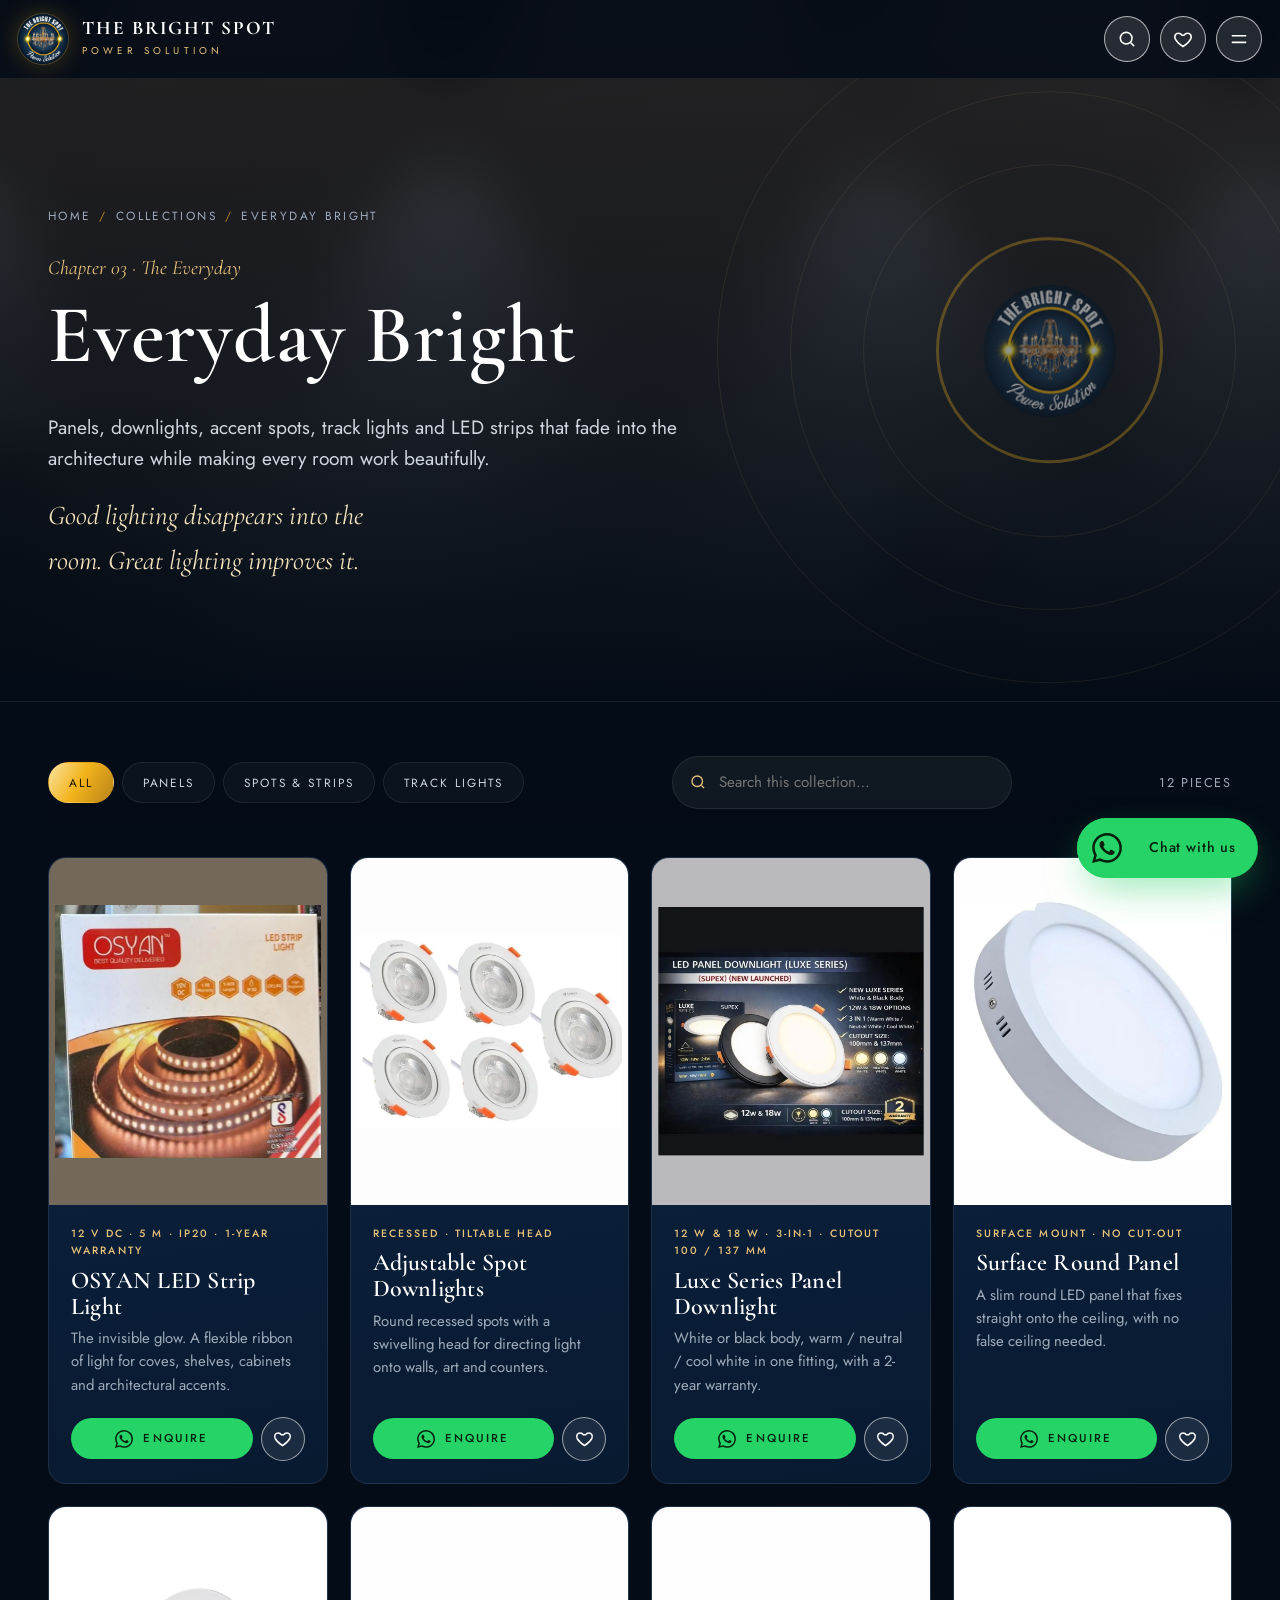
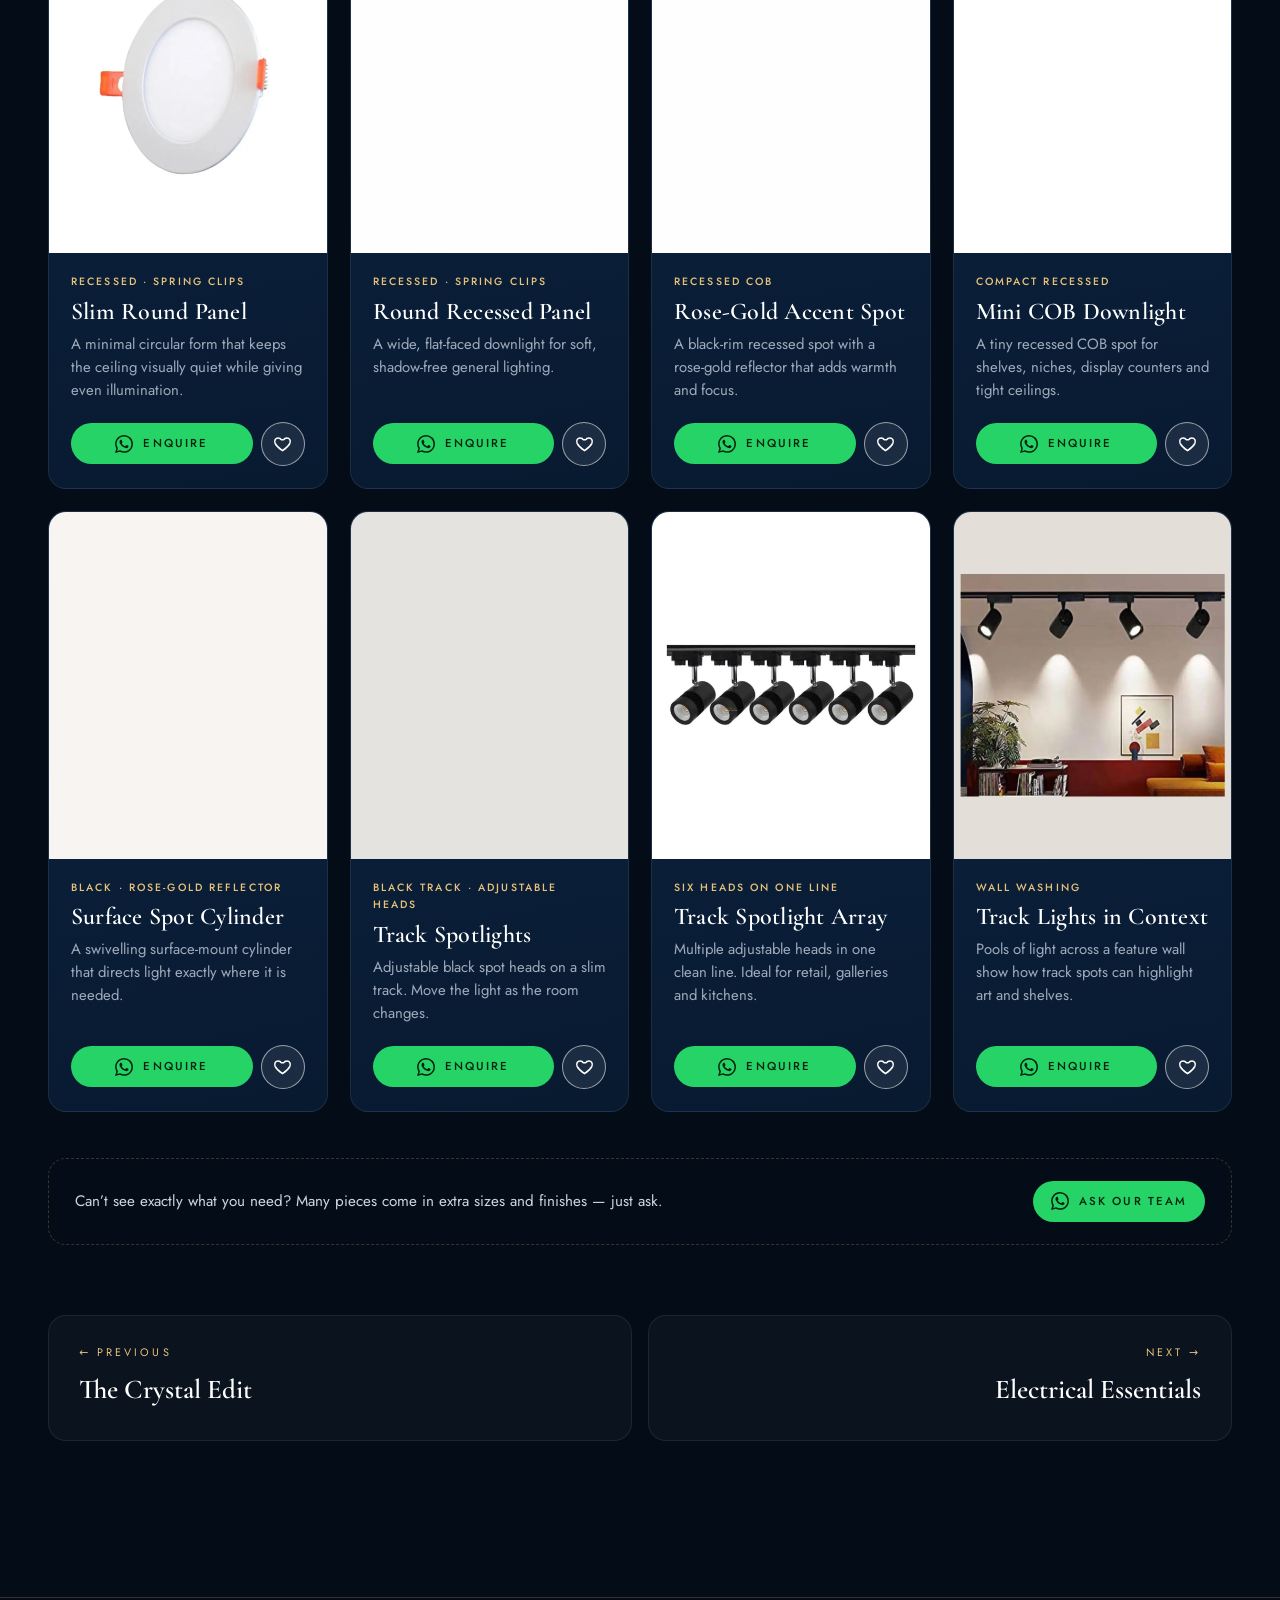
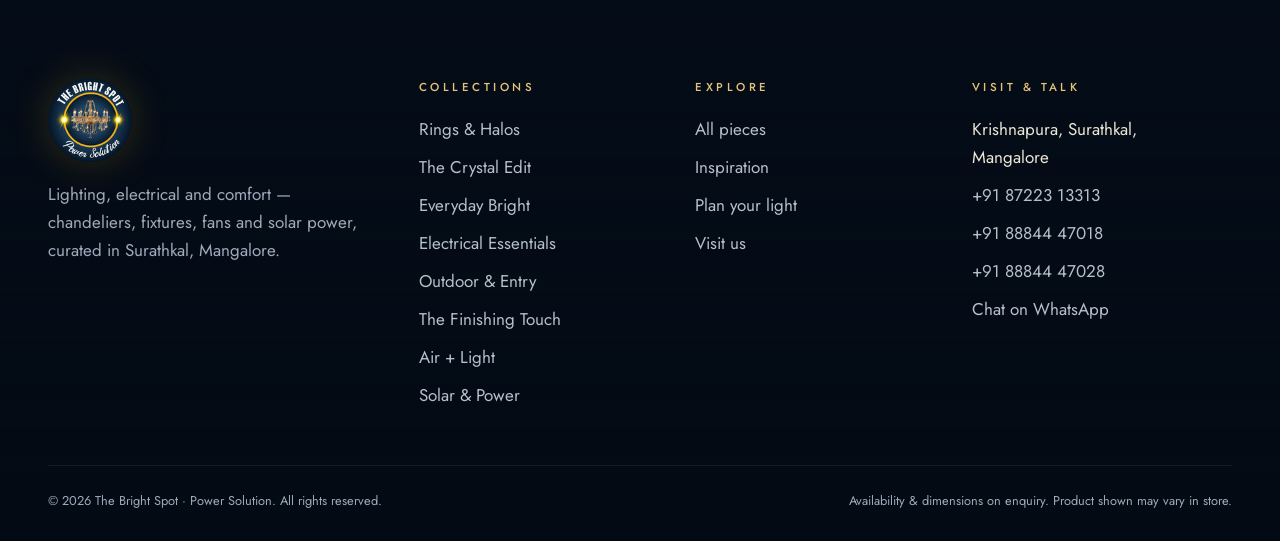
<file: everyday-bright.html>
<!doctype html><html lang="en"><head><meta charset="utf-8"><meta name="viewport" content="width=device-width,initial-scale=1,viewport-fit=cover"><title>Everyday Bright — The Everyday | The Bright Spot, Mangalore</title><meta name="description" content="Panels, downlights, accent spots, track lights and LED strips that fade into the architecture while making every room work beautifully. The Bright Spot, Surathkal, Mangalore."><meta name="theme-color" content="#040c17"><meta property="og:type" content="website"><meta property="og:title" content="Everyday Bright — The Everyday | The Bright Spot, Mangalore"><meta property="og:description" content="Panels, downlights, accent spots, track lights and LED strips that fade into the architecture while making every room work beautifully. The Bright Spot, Surathkal, Mangalore."><meta property="og:image" content="assets/img/og-image.jpg"><meta name="twitter:card" content="summary_large_image"><link rel="icon" type="image/png" href="assets/img/favicon-64.png"><link rel="apple-touch-icon" href="assets/img/apple-touch-icon.png"><link rel="preconnect" href="https://fonts.googleapis.com"><link rel="preconnect" href="https://fonts.gstatic.com" crossorigin><link href="https://fonts.googleapis.com/css2?family=Cormorant+Garamond:ital,wght@0,500;0,600;0,700;1,500;1,600&family=Jost:wght@300;400;500&display=swap" rel="stylesheet"><link rel="stylesheet" href="assets/css/style.css"><script type="application/ld+json">{"@context": "https://schema.org", "@type": "HomeGoodsStore", "name": "The Bright Spot \u2014 Power Solution", "image": "assets/img/og-image.jpg", "telephone": ["+91 87223 13313", "+91 88844 47018", "+91 88844 47028"], "address": {"@type": "PostalAddress", "streetAddress": "Krishnapura, Surathkal", "addressLocality": "Mangalore", "addressRegion": "Karnataka", "addressCountry": "IN"}, "description": "Panels, downlights, accent spots, track lights and LED strips that fade into the architecture while making every room work beautifully. The Bright Spot, Surathkal, Mangalore."}</script></head><body><a class="skip" href="#main">Skip to content</a><div class="scrim" id="scrim" data-close-drawer></div><aside class="drawer" id="drawer" aria-label="My enquiry list"><div class="dr-head"><h3>My enquiry list</h3><button class="icon-btn" data-close-drawer aria-label="Close"><svg viewBox="0 0 24 24" fill="none" stroke="currentColor" stroke-width="1.8"><path d="M6 6l12 12M18 6 6 18"/></svg></button></div><div class="dr-body"></div><div class="dr-foot"><a class="btn btn-wa" id="send-list" href="#" target="_blank" rel="noopener"><svg viewBox="0 0 24 24" fill="currentColor" aria-hidden="true"><path d="M17.47 14.38c-.3-.15-1.76-.87-2.03-.97-.27-.1-.47-.15-.67.15-.2.3-.77.97-.94 1.16-.17.2-.35.22-.64.07-.3-.15-1.26-.46-2.4-1.48-.89-.8-1.49-1.77-1.66-2.07-.17-.3-.02-.46.13-.61.14-.13.3-.35.45-.52.15-.18.2-.3.3-.5.1-.2.05-.38-.02-.52-.08-.15-.67-1.62-.92-2.21-.24-.58-.49-.5-.67-.51h-.57c-.2 0-.52.07-.8.37-.27.3-1.04 1.02-1.04 2.48s1.07 2.87 1.22 3.07c.15.2 2.1 3.2 5.08 4.48.7.3 1.26.49 1.7.63.72.23 1.36.2 1.87.12.57-.09 1.76-.72 2-1.41.25-.7.25-1.29.17-1.41-.07-.12-.27-.2-.57-.35M12.05 21.78h-.01a9.87 9.87 0 0 1-5.03-1.38l-.36-.21-3.74.98 1-3.65-.24-.37a9.86 9.86 0 0 1-1.51-5.26c0-5.45 4.44-9.88 9.89-9.88 2.64 0 5.12 1.03 6.99 2.9a9.83 9.83 0 0 1 2.89 6.99c0 5.45-4.44 9.88-9.88 9.88M20.46 3.49A11.8 11.8 0 0 0 12.05 0C5.5 0 .16 5.34.16 11.89c0 2.1.55 4.14 1.59 5.95L.06 24l6.3-1.65a11.9 11.9 0 0 0 5.69 1.45c6.55 0 11.89-5.34 11.89-11.89 0-3.18-1.24-6.17-3.48-8.42"/></svg> Send list on WhatsApp</a><button class="clear" id="clear-list">Clear list</button></div></aside><div class="lb" id="lb" role="dialog" aria-modal="true" aria-label="Product view"><div class="lb-count" id="lb-count"></div><button class="lb-btn lb-close" aria-label="Close"><svg viewBox="0 0 24 24" fill="none" stroke="currentColor" stroke-width="1.8"><path d="M6 6l12 12M18 6 6 18"/></svg></button><div class="lb-stage"><button class="lb-btn lb-prev" aria-label="Previous"><svg viewBox="0 0 24 24" fill="none" stroke="currentColor" stroke-width="1.8"><path d="m15 5-7 7 7 7"/></svg></button><img id="lb-img" alt=""><button class="lb-btn lb-next" aria-label="Next"><svg viewBox="0 0 24 24" fill="none" stroke="currentColor" stroke-width="1.8"><path d="m9 5 7 7-7 7"/></svg></button></div><div class="lb-side"><span class="tag" id="lb-tag"></span><h3 id="lb-title"></h3><p id="lb-desc"></p><p><a class="link-arrow" id="lb-cat" href="#"></a></p><div class="row"><a class="btn btn-wa" id="lb-wa" href="#" target="_blank" rel="noopener"><svg viewBox="0 0 24 24" fill="currentColor" aria-hidden="true"><path d="M17.47 14.38c-.3-.15-1.76-.87-2.03-.97-.27-.1-.47-.15-.67.15-.2.3-.77.97-.94 1.16-.17.2-.35.22-.64.07-.3-.15-1.26-.46-2.4-1.48-.89-.8-1.49-1.77-1.66-2.07-.17-.3-.02-.46.13-.61.14-.13.3-.35.45-.52.15-.18.2-.3.3-.5.1-.2.05-.38-.02-.52-.08-.15-.67-1.62-.92-2.21-.24-.58-.49-.5-.67-.51h-.57c-.2 0-.52.07-.8.37-.27.3-1.04 1.02-1.04 2.48s1.07 2.87 1.22 3.07c.15.2 2.1 3.2 5.08 4.48.7.3 1.26.49 1.7.63.72.23 1.36.2 1.87.12.57-.09 1.76-.72 2-1.41.25-.7.25-1.29.17-1.41-.07-.12-.27-.2-.57-.35M12.05 21.78h-.01a9.87 9.87 0 0 1-5.03-1.38l-.36-.21-3.74.98 1-3.65-.24-.37a9.86 9.86 0 0 1-1.51-5.26c0-5.45 4.44-9.88 9.89-9.88 2.64 0 5.12 1.03 6.99 2.9a9.83 9.83 0 0 1 2.89 6.99c0 5.45-4.44 9.88-9.88 9.88M20.46 3.49A11.8 11.8 0 0 0 12.05 0C5.5 0 .16 5.34.16 11.89c0 2.1.55 4.14 1.59 5.95L.06 24l6.3-1.65a11.9 11.9 0 0 0 5.69 1.45c6.55 0 11.89-5.34 11.89-11.89 0-3.18-1.24-6.17-3.48-8.42"/></svg> Enquire on WhatsApp</a><button class="btn btn-ghost" id="lb-save" aria-pressed="false"><svg style="width:18px;height:18px;fill:none;stroke:currentColor;stroke-width:1.7" viewBox="0 0 24 24"><path d="M12 21s-7-4.6-9.3-9.2C1.2 8.6 3 5 6.5 5c2 0 3.4 1.1 4.2 2.4h2.6C14.1 6.1 15.5 5 17.5 5 21 5 22.8 8.6 21.3 11.8 19 16.4 12 21 12 21z"/></svg><span>Save to list</span></button></div><p class="hint" style="margin-top:14px">Availability, sizes and finishes confirmed by our team.</p></div></div><div class="fab"><button class="totop" aria-label="Back to top"><svg viewBox="0 0 24 24" fill="none" stroke="currentColor" stroke-width="1.8"><path d="m5 15 7-7 7 7"/></svg></button><a class="fab-wa" href="https://wa.me/918722313313?text=Hello%20The%20Bright%20Spot%21%20I%20found%20your%20website%20and%20would%20like%20some%20help%20choosing%20lighting." target="_blank" rel="noopener" aria-label="Chat with The Bright Spot on WhatsApp"><span class="ic"><svg viewBox="0 0 24 24" fill="currentColor" aria-hidden="true"><path d="M17.47 14.38c-.3-.15-1.76-.87-2.03-.97-.27-.1-.47-.15-.67.15-.2.3-.77.97-.94 1.16-.17.2-.35.22-.64.07-.3-.15-1.26-.46-2.4-1.48-.89-.8-1.49-1.77-1.66-2.07-.17-.3-.02-.46.13-.61.14-.13.3-.35.45-.52.15-.18.2-.3.3-.5.1-.2.05-.38-.02-.52-.08-.15-.67-1.62-.92-2.21-.24-.58-.49-.5-.67-.51h-.57c-.2 0-.52.07-.8.37-.27.3-1.04 1.02-1.04 2.48s1.07 2.87 1.22 3.07c.15.2 2.1 3.2 5.08 4.48.7.3 1.26.49 1.7.63.72.23 1.36.2 1.87.12.57-.09 1.76-.72 2-1.41.25-.7.25-1.29.17-1.41-.07-.12-.27-.2-.57-.35M12.05 21.78h-.01a9.87 9.87 0 0 1-5.03-1.38l-.36-.21-3.74.98 1-3.65-.24-.37a9.86 9.86 0 0 1-1.51-5.26c0-5.45 4.44-9.88 9.89-9.88 2.64 0 5.12 1.03 6.99 2.9a9.83 9.83 0 0 1 2.89 6.99c0 5.45-4.44 9.88-9.88 9.88M20.46 3.49A11.8 11.8 0 0 0 12.05 0C5.5 0 .16 5.34.16 11.89c0 2.1.55 4.14 1.59 5.95L.06 24l6.3-1.65a11.9 11.9 0 0 0 5.69 1.45c6.55 0 11.89-5.34 11.89-11.89 0-3.18-1.24-6.17-3.48-8.42"/></svg></span><span>Chat with us</span></a></div><div class="toast" id="toast" role="status" aria-live="polite"></div><header class="site-header inner"><div class="wrap nav"><a class="brand" href="index.html" aria-label="The Bright Spot — home"><img src="assets/img/logo-sm.png" width="50" height="50" alt=""><span><b>THE BRIGHT SPOT</b><small>Power Solution</small></span></a><ul class="menu" id="menu"><li><a href="index.html">Home</a></li><li class="has-drop"><button aria-expanded="false" aria-haspopup="true">Collections</button><div class="drop"><a href="rings-halos.html"><img src="assets/img/p02.webp" alt="" width="54" height="54" loading="lazy"><div><span>Rings &amp; Halos</span><em>The Modern</em></div></a><a href="crystal-edit.html"><img src="assets/img/p14.webp" alt="" width="54" height="54" loading="lazy"><div><span>The Crystal Edit</span><em>The Statement</em></div></a><a href="everyday-bright.html"><img src="assets/img/p38.webp" alt="" width="54" height="54" loading="lazy"><div><span>Everyday Bright</span><em>The Everyday</em></div></a><a href="electrical-essentials.html"><img src="assets/img/p71.webp" alt="" width="54" height="54" loading="lazy"><div><span>Electrical Essentials</span><em>The Foundation</em></div></a><a href="outdoor-entry.html"><img src="assets/img/p47.webp" alt="" width="54" height="54" loading="lazy"><div><span>Outdoor &amp; Entry</span><em>The Welcome</em></div></a><a href="finishing-touch.html"><img src="assets/img/p73.webp" alt="" width="54" height="54" loading="lazy"><div><span>The Finishing Touch</span><em>The Finish</em></div></a><a href="air-light.html"><img src="assets/img/p62.webp" alt="" width="54" height="54" loading="lazy"><div><span>Air + Light</span><em>The Comfort</em></div></a><a href="solar-power.html"><img src="assets/img/p79.webp" alt="" width="54" height="54" loading="lazy"><div><span>Solar &amp; Power</span><em>The Power</em></div></a><a href="collection.html" style="grid-column:1/-1;justify-content:center"><span style="font-size:.9rem;letter-spacing:.2em;text-transform:uppercase;font-family:var(--sans);color:var(--gold-2)">Browse every piece →</span></a></div></li><li><a href="inspiration.html">Inspiration</a></li><li><a href="plan-your-light.html">Plan Your Light</a></li><li><a href="visit.html">Visit Us</a></li></ul><div class="nav-tools"><a class="icon-btn" href="collection.html" aria-label="Search all pieces"><svg viewBox="0 0 24 24" fill="none" stroke="currentColor" stroke-width="1.8"><circle cx="11" cy="11" r="7"/><path d="m20 20-3.5-3.5"/></svg></a><button class="icon-btn" data-list aria-label="Open my enquiry list"><svg viewBox="0 0 24 24"><path d="M12 21s-7-4.6-9.3-9.2C1.2 8.6 3 5 6.5 5c2 0 3.4 1.1 4.2 2.4h2.6C14.1 6.1 15.5 5 17.5 5 21 5 22.8 8.6 21.3 11.8 19 16.4 12 21 12 21z"/></svg><span class="badge" aria-hidden="true">0</span></button><a class="btn btn-wa btn-sm nav-cta" href="https://wa.me/918722313313?text=Hello%20The%20Bright%20Spot%21%20I%20found%20your%20website%20and%20would%20like%20some%20help%20choosing%20lighting." target="_blank" rel="noopener"><svg viewBox="0 0 24 24" fill="currentColor" aria-hidden="true"><path d="M17.47 14.38c-.3-.15-1.76-.87-2.03-.97-.27-.1-.47-.15-.67.15-.2.3-.77.97-.94 1.16-.17.2-.35.22-.64.07-.3-.15-1.26-.46-2.4-1.48-.89-.8-1.49-1.77-1.66-2.07-.17-.3-.02-.46.13-.61.14-.13.3-.35.45-.52.15-.18.2-.3.3-.5.1-.2.05-.38-.02-.52-.08-.15-.67-1.62-.92-2.21-.24-.58-.49-.5-.67-.51h-.57c-.2 0-.52.07-.8.37-.27.3-1.04 1.02-1.04 2.48s1.07 2.87 1.22 3.07c.15.2 2.1 3.2 5.08 4.48.7.3 1.26.49 1.7.63.72.23 1.36.2 1.87.12.57-.09 1.76-.72 2-1.41.25-.7.25-1.29.17-1.41-.07-.12-.27-.2-.57-.35M12.05 21.78h-.01a9.87 9.87 0 0 1-5.03-1.38l-.36-.21-3.74.98 1-3.65-.24-.37a9.86 9.86 0 0 1-1.51-5.26c0-5.45 4.44-9.88 9.89-9.88 2.64 0 5.12 1.03 6.99 2.9a9.83 9.83 0 0 1 2.89 6.99c0 5.45-4.44 9.88-9.88 9.88M20.46 3.49A11.8 11.8 0 0 0 12.05 0C5.5 0 .16 5.34.16 11.89c0 2.1.55 4.14 1.59 5.95L.06 24l6.3-1.65a11.9 11.9 0 0 0 5.69 1.45c6.55 0 11.89-5.34 11.89-11.89 0-3.18-1.24-6.17-3.48-8.42"/></svg> WhatsApp</a><button class="icon-btn burger" aria-label="Menu" aria-expanded="false" aria-controls="menu"><svg viewBox="0 0 24 24" fill="none" stroke="currentColor" stroke-width="1.8"><path d="M4 8h16M4 16h16"/></svg></button></div></div></header><main id="main"><section class="phero"><div class="bgimg"><img src="assets/img/p38.webp" alt=""></div><div class="rings-deco" aria-hidden="true"><i></i><i></i><i></i><i></i><img src="assets/img/logo-sm.png" alt=""></div><div class="wrap"><div class="crumbs"><a href="index.html">Home</a><span>/</span><a href="collection.html">Collections</a><span>/</span>Everyday Bright</div><span class="chapter">Chapter 03 · The Everyday</span><h1>Everyday Bright</h1><p class="lead">Panels, downlights, accent spots, track lights and LED strips that fade into the architecture while making every room work beautifully.</p><p class="line">Good lighting disappears into the room. Great lighting improves it.</p></div></section><section class="section" style="padding-top:40px"><div class="wrap"><div class="toolbar"><div class="chips" role="group" aria-label="Filter"><button class="chip" data-f="all" aria-pressed="true">All</button><button class="chip" data-f="panel" aria-pressed="false">Panels</button><button class="chip" data-f="accent" aria-pressed="false">Spots &amp; strips</button><button class="chip" data-f="track" aria-pressed="false">Track lights</button></div><div class="search"><span><svg viewBox="0 0 24 24" fill="none" stroke="currentColor" stroke-width="1.8"><circle cx="11" cy="11" r="7"/><path d="m20 20-3.5-3.5"/></svg></span><input id="q" type="search" placeholder="Search this collection…" aria-label="Search this collection"></div><span class="count" id="count"></span></div><div class="grid" data-filterable="sub" data-scope><article class="card rv" data-id="27" data-cat="everyday-bright" data-sub="accent"><button class="card-media" data-open data-id="27" style="background:#74685a" aria-label="View OSYAN LED Strip Light"><img src="assets/img/p27.webp" width="698" height="666" alt="OSYAN LED Strip Light — Everyday Bright" loading="lazy" decoding="async"><span class="zoom"><svg viewBox="0 0 24 24" fill="none" stroke="currentColor" stroke-width="1.8"><path d="M4 9V4h5M20 9V4h-5M4 15v5h5M20 15v5h-5"/></svg></span></button><div class="card-body"><span class="tag">12 V DC · 5 m · IP20 · 1-year warranty</span><h3>OSYAN LED Strip Light</h3><p>The invisible glow. A flexible ribbon of light for coves, shelves, cabinets and architectural accents.</p><div class="card-actions"><a class="btn btn-wa btn-sm" href="https://wa.me/918722313313?text=Hello%20The%20Bright%20Spot%21%20I%27m%20interested%20in%20OSYAN%20LED%20Strip%20Light%20%28Everyday%20Bright%29.%20Could%20you%20tell%20me%20about%20availability%20and%20details%3F%20Thank%20you." target="_blank" rel="noopener"><svg viewBox="0 0 24 24" fill="currentColor" aria-hidden="true"><path d="M17.47 14.38c-.3-.15-1.76-.87-2.03-.97-.27-.1-.47-.15-.67.15-.2.3-.77.97-.94 1.16-.17.2-.35.22-.64.07-.3-.15-1.26-.46-2.4-1.48-.89-.8-1.49-1.77-1.66-2.07-.17-.3-.02-.46.13-.61.14-.13.3-.35.45-.52.15-.18.2-.3.3-.5.1-.2.05-.38-.02-.52-.08-.15-.67-1.62-.92-2.21-.24-.58-.49-.5-.67-.51h-.57c-.2 0-.52.07-.8.37-.27.3-1.04 1.02-1.04 2.48s1.07 2.87 1.22 3.07c.15.2 2.1 3.2 5.08 4.48.7.3 1.26.49 1.7.63.72.23 1.36.2 1.87.12.57-.09 1.76-.72 2-1.41.25-.7.25-1.29.17-1.41-.07-.12-.27-.2-.57-.35M12.05 21.78h-.01a9.87 9.87 0 0 1-5.03-1.38l-.36-.21-3.74.98 1-3.65-.24-.37a9.86 9.86 0 0 1-1.51-5.26c0-5.45 4.44-9.88 9.89-9.88 2.64 0 5.12 1.03 6.99 2.9a9.83 9.83 0 0 1 2.89 6.99c0 5.45-4.44 9.88-9.88 9.88M20.46 3.49A11.8 11.8 0 0 0 12.05 0C5.5 0 .16 5.34.16 11.89c0 2.1.55 4.14 1.59 5.95L.06 24l6.3-1.65a11.9 11.9 0 0 0 5.69 1.45c6.55 0 11.89-5.34 11.89-11.89 0-3.18-1.24-6.17-3.48-8.42"/></svg> Enquire</a><button class="save" data-id="27" aria-pressed="false" aria-label="Save OSYAN LED Strip Light to enquiry list"><svg viewBox="0 0 24 24"><path d="M12 21s-7-4.6-9.3-9.2C1.2 8.6 3 5 6.5 5c2 0 3.4 1.1 4.2 2.4h2.6C14.1 6.1 15.5 5 17.5 5 21 5 22.8 8.6 21.3 11.8 19 16.4 12 21 12 21z"/></svg></button></div></div></article><article class="card rv" data-id="28" data-cat="everyday-bright" data-sub="accent"><button class="card-media" data-open data-id="28" style="background:#fdfdfd" aria-label="View Adjustable Spot Downlights"><img src="assets/img/p28.webp" width="1000" height="726" alt="Adjustable Spot Downlights — Everyday Bright" loading="lazy" decoding="async"><span class="zoom"><svg viewBox="0 0 24 24" fill="none" stroke="currentColor" stroke-width="1.8"><path d="M4 9V4h5M20 9V4h-5M4 15v5h5M20 15v5h-5"/></svg></span></button><div class="card-body"><span class="tag">Recessed · Tiltable head</span><h3>Adjustable Spot Downlights</h3><p>Round recessed spots with a swivelling head for directing light onto walls, art and counters.</p><div class="card-actions"><a class="btn btn-wa btn-sm" href="https://wa.me/918722313313?text=Hello%20The%20Bright%20Spot%21%20I%27m%20interested%20in%20Adjustable%20Spot%20Downlights%20%28Everyday%20Bright%29.%20Could%20you%20tell%20me%20about%20availability%20and%20details%3F%20Thank%20you." target="_blank" rel="noopener"><svg viewBox="0 0 24 24" fill="currentColor" aria-hidden="true"><path d="M17.47 14.38c-.3-.15-1.76-.87-2.03-.97-.27-.1-.47-.15-.67.15-.2.3-.77.97-.94 1.16-.17.2-.35.22-.64.07-.3-.15-1.26-.46-2.4-1.48-.89-.8-1.49-1.77-1.66-2.07-.17-.3-.02-.46.13-.61.14-.13.3-.35.45-.52.15-.18.2-.3.3-.5.1-.2.05-.38-.02-.52-.08-.15-.67-1.62-.92-2.21-.24-.58-.49-.5-.67-.51h-.57c-.2 0-.52.07-.8.37-.27.3-1.04 1.02-1.04 2.48s1.07 2.87 1.22 3.07c.15.2 2.1 3.2 5.08 4.48.7.3 1.26.49 1.7.63.72.23 1.36.2 1.87.12.57-.09 1.76-.72 2-1.41.25-.7.25-1.29.17-1.41-.07-.12-.27-.2-.57-.35M12.05 21.78h-.01a9.87 9.87 0 0 1-5.03-1.38l-.36-.21-3.74.98 1-3.65-.24-.37a9.86 9.86 0 0 1-1.51-5.26c0-5.45 4.44-9.88 9.89-9.88 2.64 0 5.12 1.03 6.99 2.9a9.83 9.83 0 0 1 2.89 6.99c0 5.45-4.44 9.88-9.88 9.88M20.46 3.49A11.8 11.8 0 0 0 12.05 0C5.5 0 .16 5.34.16 11.89c0 2.1.55 4.14 1.59 5.95L.06 24l6.3-1.65a11.9 11.9 0 0 0 5.69 1.45c6.55 0 11.89-5.34 11.89-11.89 0-3.18-1.24-6.17-3.48-8.42"/></svg> Enquire</a><button class="save" data-id="28" aria-pressed="false" aria-label="Save Adjustable Spot Downlights to enquiry list"><svg viewBox="0 0 24 24"><path d="M12 21s-7-4.6-9.3-9.2C1.2 8.6 3 5 6.5 5c2 0 3.4 1.1 4.2 2.4h2.6C14.1 6.1 15.5 5 17.5 5 21 5 22.8 8.6 21.3 11.8 19 16.4 12 21 12 21z"/></svg></button></div></div></article><article class="card rv" data-id="29" data-cat="everyday-bright" data-sub="panel"><button class="card-media" data-open data-id="29" style="background:#bababc" aria-label="View Luxe Series Panel Downlight"><img src="assets/img/p29.webp" width="1000" height="937" alt="Luxe Series Panel Downlight — Everyday Bright" loading="lazy" decoding="async"><span class="zoom"><svg viewBox="0 0 24 24" fill="none" stroke="currentColor" stroke-width="1.8"><path d="M4 9V4h5M20 9V4h-5M4 15v5h5M20 15v5h-5"/></svg></span></button><div class="card-body"><span class="tag">12 W &amp; 18 W · 3-in-1 · Cutout 100 / 137 mm</span><h3>Luxe Series Panel Downlight</h3><p>White or black body, warm / neutral / cool white in one fitting, with a 2-year warranty.</p><div class="card-actions"><a class="btn btn-wa btn-sm" href="https://wa.me/918722313313?text=Hello%20The%20Bright%20Spot%21%20I%27m%20interested%20in%20Luxe%20Series%20Panel%20Downlight%20%28Everyday%20Bright%29.%20Could%20you%20tell%20me%20about%20availability%20and%20details%3F%20Thank%20you." target="_blank" rel="noopener"><svg viewBox="0 0 24 24" fill="currentColor" aria-hidden="true"><path d="M17.47 14.38c-.3-.15-1.76-.87-2.03-.97-.27-.1-.47-.15-.67.15-.2.3-.77.97-.94 1.16-.17.2-.35.22-.64.07-.3-.15-1.26-.46-2.4-1.48-.89-.8-1.49-1.77-1.66-2.07-.17-.3-.02-.46.13-.61.14-.13.3-.35.45-.52.15-.18.2-.3.3-.5.1-.2.05-.38-.02-.52-.08-.15-.67-1.62-.92-2.21-.24-.58-.49-.5-.67-.51h-.57c-.2 0-.52.07-.8.37-.27.3-1.04 1.02-1.04 2.48s1.07 2.87 1.22 3.07c.15.2 2.1 3.2 5.08 4.48.7.3 1.26.49 1.7.63.72.23 1.36.2 1.87.12.57-.09 1.76-.72 2-1.41.25-.7.25-1.29.17-1.41-.07-.12-.27-.2-.57-.35M12.05 21.78h-.01a9.87 9.87 0 0 1-5.03-1.38l-.36-.21-3.74.98 1-3.65-.24-.37a9.86 9.86 0 0 1-1.51-5.26c0-5.45 4.44-9.88 9.89-9.88 2.64 0 5.12 1.03 6.99 2.9a9.83 9.83 0 0 1 2.89 6.99c0 5.45-4.44 9.88-9.88 9.88M20.46 3.49A11.8 11.8 0 0 0 12.05 0C5.5 0 .16 5.34.16 11.89c0 2.1.55 4.14 1.59 5.95L.06 24l6.3-1.65a11.9 11.9 0 0 0 5.69 1.45c6.55 0 11.89-5.34 11.89-11.89 0-3.18-1.24-6.17-3.48-8.42"/></svg> Enquire</a><button class="save" data-id="29" aria-pressed="false" aria-label="Save Luxe Series Panel Downlight to enquiry list"><svg viewBox="0 0 24 24"><path d="M12 21s-7-4.6-9.3-9.2C1.2 8.6 3 5 6.5 5c2 0 3.4 1.1 4.2 2.4h2.6C14.1 6.1 15.5 5 17.5 5 21 5 22.8 8.6 21.3 11.8 19 16.4 12 21 12 21z"/></svg></button></div></div></article><article class="card rv" data-id="30" data-cat="everyday-bright" data-sub="panel"><button class="card-media" data-open data-id="30" style="background:#fffefe" aria-label="View Surface Round Panel"><img src="assets/img/p30.webp" width="1000" height="1000" alt="Surface Round Panel — Everyday Bright" loading="lazy" decoding="async"><span class="zoom"><svg viewBox="0 0 24 24" fill="none" stroke="currentColor" stroke-width="1.8"><path d="M4 9V4h5M20 9V4h-5M4 15v5h5M20 15v5h-5"/></svg></span></button><div class="card-body"><span class="tag">Surface mount · No cut-out</span><h3>Surface Round Panel</h3><p>A slim round LED panel that fixes straight onto the ceiling, with no false ceiling needed.</p><div class="card-actions"><a class="btn btn-wa btn-sm" href="https://wa.me/918722313313?text=Hello%20The%20Bright%20Spot%21%20I%27m%20interested%20in%20Surface%20Round%20Panel%20%28Everyday%20Bright%29.%20Could%20you%20tell%20me%20about%20availability%20and%20details%3F%20Thank%20you." target="_blank" rel="noopener"><svg viewBox="0 0 24 24" fill="currentColor" aria-hidden="true"><path d="M17.47 14.38c-.3-.15-1.76-.87-2.03-.97-.27-.1-.47-.15-.67.15-.2.3-.77.97-.94 1.16-.17.2-.35.22-.64.07-.3-.15-1.26-.46-2.4-1.48-.89-.8-1.49-1.77-1.66-2.07-.17-.3-.02-.46.13-.61.14-.13.3-.35.45-.52.15-.18.2-.3.3-.5.1-.2.05-.38-.02-.52-.08-.15-.67-1.62-.92-2.21-.24-.58-.49-.5-.67-.51h-.57c-.2 0-.52.07-.8.37-.27.3-1.04 1.02-1.04 2.48s1.07 2.87 1.22 3.07c.15.2 2.1 3.2 5.08 4.48.7.3 1.26.49 1.7.63.72.23 1.36.2 1.87.12.57-.09 1.76-.72 2-1.41.25-.7.25-1.29.17-1.41-.07-.12-.27-.2-.57-.35M12.05 21.78h-.01a9.87 9.87 0 0 1-5.03-1.38l-.36-.21-3.74.98 1-3.65-.24-.37a9.86 9.86 0 0 1-1.51-5.26c0-5.45 4.44-9.88 9.89-9.88 2.64 0 5.12 1.03 6.99 2.9a9.83 9.83 0 0 1 2.89 6.99c0 5.45-4.44 9.88-9.88 9.88M20.46 3.49A11.8 11.8 0 0 0 12.05 0C5.5 0 .16 5.34.16 11.89c0 2.1.55 4.14 1.59 5.95L.06 24l6.3-1.65a11.9 11.9 0 0 0 5.69 1.45c6.55 0 11.89-5.34 11.89-11.89 0-3.18-1.24-6.17-3.48-8.42"/></svg> Enquire</a><button class="save" data-id="30" aria-pressed="false" aria-label="Save Surface Round Panel to enquiry list"><svg viewBox="0 0 24 24"><path d="M12 21s-7-4.6-9.3-9.2C1.2 8.6 3 5 6.5 5c2 0 3.4 1.1 4.2 2.4h2.6C14.1 6.1 15.5 5 17.5 5 21 5 22.8 8.6 21.3 11.8 19 16.4 12 21 12 21z"/></svg></button></div></div></article><article class="card rv" data-id="31" data-cat="everyday-bright" data-sub="panel"><button class="card-media" data-open data-id="31" style="background:#ffffff" aria-label="View Slim Round Panel"><img src="assets/img/p31.webp" width="995" height="1000" alt="Slim Round Panel — Everyday Bright" loading="lazy" decoding="async"><span class="zoom"><svg viewBox="0 0 24 24" fill="none" stroke="currentColor" stroke-width="1.8"><path d="M4 9V4h5M20 9V4h-5M4 15v5h5M20 15v5h-5"/></svg></span></button><div class="card-body"><span class="tag">Recessed · Spring clips</span><h3>Slim Round Panel</h3><p>A minimal circular form that keeps the ceiling visually quiet while giving even illumination.</p><div class="card-actions"><a class="btn btn-wa btn-sm" href="https://wa.me/918722313313?text=Hello%20The%20Bright%20Spot%21%20I%27m%20interested%20in%20Slim%20Round%20Panel%20%28Everyday%20Bright%29.%20Could%20you%20tell%20me%20about%20availability%20and%20details%3F%20Thank%20you." target="_blank" rel="noopener"><svg viewBox="0 0 24 24" fill="currentColor" aria-hidden="true"><path d="M17.47 14.38c-.3-.15-1.76-.87-2.03-.97-.27-.1-.47-.15-.67.15-.2.3-.77.97-.94 1.16-.17.2-.35.22-.64.07-.3-.15-1.26-.46-2.4-1.48-.89-.8-1.49-1.77-1.66-2.07-.17-.3-.02-.46.13-.61.14-.13.3-.35.45-.52.15-.18.2-.3.3-.5.1-.2.05-.38-.02-.52-.08-.15-.67-1.62-.92-2.21-.24-.58-.49-.5-.67-.51h-.57c-.2 0-.52.07-.8.37-.27.3-1.04 1.02-1.04 2.48s1.07 2.87 1.22 3.07c.15.2 2.1 3.2 5.08 4.48.7.3 1.26.49 1.7.63.72.23 1.36.2 1.87.12.57-.09 1.76-.72 2-1.41.25-.7.25-1.29.17-1.41-.07-.12-.27-.2-.57-.35M12.05 21.78h-.01a9.87 9.87 0 0 1-5.03-1.38l-.36-.21-3.74.98 1-3.65-.24-.37a9.86 9.86 0 0 1-1.51-5.26c0-5.45 4.44-9.88 9.89-9.88 2.64 0 5.12 1.03 6.99 2.9a9.83 9.83 0 0 1 2.89 6.99c0 5.45-4.44 9.88-9.88 9.88M20.46 3.49A11.8 11.8 0 0 0 12.05 0C5.5 0 .16 5.34.16 11.89c0 2.1.55 4.14 1.59 5.95L.06 24l6.3-1.65a11.9 11.9 0 0 0 5.69 1.45c6.55 0 11.89-5.34 11.89-11.89 0-3.18-1.24-6.17-3.48-8.42"/></svg> Enquire</a><button class="save" data-id="31" aria-pressed="false" aria-label="Save Slim Round Panel to enquiry list"><svg viewBox="0 0 24 24"><path d="M12 21s-7-4.6-9.3-9.2C1.2 8.6 3 5 6.5 5c2 0 3.4 1.1 4.2 2.4h2.6C14.1 6.1 15.5 5 17.5 5 21 5 22.8 8.6 21.3 11.8 19 16.4 12 21 12 21z"/></svg></button></div></div></article><article class="card rv" data-id="32" data-cat="everyday-bright" data-sub="panel"><button class="card-media" data-open data-id="32" style="background:#fefefe" aria-label="View Round Recessed Panel"><img src="assets/img/p32.webp" width="1000" height="806" alt="Round Recessed Panel — Everyday Bright" loading="lazy" decoding="async"><span class="zoom"><svg viewBox="0 0 24 24" fill="none" stroke="currentColor" stroke-width="1.8"><path d="M4 9V4h5M20 9V4h-5M4 15v5h5M20 15v5h-5"/></svg></span></button><div class="card-body"><span class="tag">Recessed · Spring clips</span><h3>Round Recessed Panel</h3><p>A wide, flat-faced downlight for soft, shadow-free general lighting.</p><div class="card-actions"><a class="btn btn-wa btn-sm" href="https://wa.me/918722313313?text=Hello%20The%20Bright%20Spot%21%20I%27m%20interested%20in%20Round%20Recessed%20Panel%20%28Everyday%20Bright%29.%20Could%20you%20tell%20me%20about%20availability%20and%20details%3F%20Thank%20you." target="_blank" rel="noopener"><svg viewBox="0 0 24 24" fill="currentColor" aria-hidden="true"><path d="M17.47 14.38c-.3-.15-1.76-.87-2.03-.97-.27-.1-.47-.15-.67.15-.2.3-.77.97-.94 1.16-.17.2-.35.22-.64.07-.3-.15-1.26-.46-2.4-1.48-.89-.8-1.49-1.77-1.66-2.07-.17-.3-.02-.46.13-.61.14-.13.3-.35.45-.52.15-.18.2-.3.3-.5.1-.2.05-.38-.02-.52-.08-.15-.67-1.62-.92-2.21-.24-.58-.49-.5-.67-.51h-.57c-.2 0-.52.07-.8.37-.27.3-1.04 1.02-1.04 2.48s1.07 2.87 1.22 3.07c.15.2 2.1 3.2 5.08 4.48.7.3 1.26.49 1.7.63.72.23 1.36.2 1.87.12.57-.09 1.76-.72 2-1.41.25-.7.25-1.29.17-1.41-.07-.12-.27-.2-.57-.35M12.05 21.78h-.01a9.87 9.87 0 0 1-5.03-1.38l-.36-.21-3.74.98 1-3.65-.24-.37a9.86 9.86 0 0 1-1.51-5.26c0-5.45 4.44-9.88 9.89-9.88 2.64 0 5.12 1.03 6.99 2.9a9.83 9.83 0 0 1 2.89 6.99c0 5.45-4.44 9.88-9.88 9.88M20.46 3.49A11.8 11.8 0 0 0 12.05 0C5.5 0 .16 5.34.16 11.89c0 2.1.55 4.14 1.59 5.95L.06 24l6.3-1.65a11.9 11.9 0 0 0 5.69 1.45c6.55 0 11.89-5.34 11.89-11.89 0-3.18-1.24-6.17-3.48-8.42"/></svg> Enquire</a><button class="save" data-id="32" aria-pressed="false" aria-label="Save Round Recessed Panel to enquiry list"><svg viewBox="0 0 24 24"><path d="M12 21s-7-4.6-9.3-9.2C1.2 8.6 3 5 6.5 5c2 0 3.4 1.1 4.2 2.4h2.6C14.1 6.1 15.5 5 17.5 5 21 5 22.8 8.6 21.3 11.8 19 16.4 12 21 12 21z"/></svg></button></div></div></article><article class="card rv" data-id="33" data-cat="everyday-bright" data-sub="accent"><button class="card-media" data-open data-id="33" style="background:#fefefe" aria-label="View Rose-Gold Accent Spot"><img src="assets/img/p33.webp" width="937" height="870" alt="Rose-Gold Accent Spot — Everyday Bright" loading="lazy" decoding="async"><span class="zoom"><svg viewBox="0 0 24 24" fill="none" stroke="currentColor" stroke-width="1.8"><path d="M4 9V4h5M20 9V4h-5M4 15v5h5M20 15v5h-5"/></svg></span></button><div class="card-body"><span class="tag">Recessed COB</span><h3>Rose-Gold Accent Spot</h3><p>A black-rim recessed spot with a rose-gold reflector that adds warmth and focus.</p><div class="card-actions"><a class="btn btn-wa btn-sm" href="https://wa.me/918722313313?text=Hello%20The%20Bright%20Spot%21%20I%27m%20interested%20in%20Rose-Gold%20Accent%20Spot%20%28Everyday%20Bright%29.%20Could%20you%20tell%20me%20about%20availability%20and%20details%3F%20Thank%20you." target="_blank" rel="noopener"><svg viewBox="0 0 24 24" fill="currentColor" aria-hidden="true"><path d="M17.47 14.38c-.3-.15-1.76-.87-2.03-.97-.27-.1-.47-.15-.67.15-.2.3-.77.97-.94 1.16-.17.2-.35.22-.64.07-.3-.15-1.26-.46-2.4-1.48-.89-.8-1.49-1.77-1.66-2.07-.17-.3-.02-.46.13-.61.14-.13.3-.35.45-.52.15-.18.2-.3.3-.5.1-.2.05-.38-.02-.52-.08-.15-.67-1.62-.92-2.21-.24-.58-.49-.5-.67-.51h-.57c-.2 0-.52.07-.8.37-.27.3-1.04 1.02-1.04 2.48s1.07 2.87 1.22 3.07c.15.2 2.1 3.2 5.08 4.48.7.3 1.26.49 1.7.63.72.23 1.36.2 1.87.12.57-.09 1.76-.72 2-1.41.25-.7.25-1.29.17-1.41-.07-.12-.27-.2-.57-.35M12.05 21.78h-.01a9.87 9.87 0 0 1-5.03-1.38l-.36-.21-3.74.98 1-3.65-.24-.37a9.86 9.86 0 0 1-1.51-5.26c0-5.45 4.44-9.88 9.89-9.88 2.64 0 5.12 1.03 6.99 2.9a9.83 9.83 0 0 1 2.89 6.99c0 5.45-4.44 9.88-9.88 9.88M20.46 3.49A11.8 11.8 0 0 0 12.05 0C5.5 0 .16 5.34.16 11.89c0 2.1.55 4.14 1.59 5.95L.06 24l6.3-1.65a11.9 11.9 0 0 0 5.69 1.45c6.55 0 11.89-5.34 11.89-11.89 0-3.18-1.24-6.17-3.48-8.42"/></svg> Enquire</a><button class="save" data-id="33" aria-pressed="false" aria-label="Save Rose-Gold Accent Spot to enquiry list"><svg viewBox="0 0 24 24"><path d="M12 21s-7-4.6-9.3-9.2C1.2 8.6 3 5 6.5 5c2 0 3.4 1.1 4.2 2.4h2.6C14.1 6.1 15.5 5 17.5 5 21 5 22.8 8.6 21.3 11.8 19 16.4 12 21 12 21z"/></svg></button></div></div></article><article class="card rv" data-id="34" data-cat="everyday-bright" data-sub="accent"><button class="card-media" data-open data-id="34" style="background:#ffffff" aria-label="View Mini COB Downlight"><img src="assets/img/p34.webp" width="579" height="474" alt="Mini COB Downlight — Everyday Bright" loading="lazy" decoding="async"><span class="zoom"><svg viewBox="0 0 24 24" fill="none" stroke="currentColor" stroke-width="1.8"><path d="M4 9V4h5M20 9V4h-5M4 15v5h5M20 15v5h-5"/></svg></span></button><div class="card-body"><span class="tag">Compact recessed</span><h3>Mini COB Downlight</h3><p>A tiny recessed COB spot for shelves, niches, display counters and tight ceilings.</p><div class="card-actions"><a class="btn btn-wa btn-sm" href="https://wa.me/918722313313?text=Hello%20The%20Bright%20Spot%21%20I%27m%20interested%20in%20Mini%20COB%20Downlight%20%28Everyday%20Bright%29.%20Could%20you%20tell%20me%20about%20availability%20and%20details%3F%20Thank%20you." target="_blank" rel="noopener"><svg viewBox="0 0 24 24" fill="currentColor" aria-hidden="true"><path d="M17.47 14.38c-.3-.15-1.76-.87-2.03-.97-.27-.1-.47-.15-.67.15-.2.3-.77.97-.94 1.16-.17.2-.35.22-.64.07-.3-.15-1.26-.46-2.4-1.48-.89-.8-1.49-1.77-1.66-2.07-.17-.3-.02-.46.13-.61.14-.13.3-.35.45-.52.15-.18.2-.3.3-.5.1-.2.05-.38-.02-.52-.08-.15-.67-1.62-.92-2.21-.24-.58-.49-.5-.67-.51h-.57c-.2 0-.52.07-.8.37-.27.3-1.04 1.02-1.04 2.48s1.07 2.87 1.22 3.07c.15.2 2.1 3.2 5.08 4.48.7.3 1.26.49 1.7.63.72.23 1.36.2 1.87.12.57-.09 1.76-.72 2-1.41.25-.7.25-1.29.17-1.41-.07-.12-.27-.2-.57-.35M12.05 21.78h-.01a9.87 9.87 0 0 1-5.03-1.38l-.36-.21-3.74.98 1-3.65-.24-.37a9.86 9.86 0 0 1-1.51-5.26c0-5.45 4.44-9.88 9.89-9.88 2.64 0 5.12 1.03 6.99 2.9a9.83 9.83 0 0 1 2.89 6.99c0 5.45-4.44 9.88-9.88 9.88M20.46 3.49A11.8 11.8 0 0 0 12.05 0C5.5 0 .16 5.34.16 11.89c0 2.1.55 4.14 1.59 5.95L.06 24l6.3-1.65a11.9 11.9 0 0 0 5.69 1.45c6.55 0 11.89-5.34 11.89-11.89 0-3.18-1.24-6.17-3.48-8.42"/></svg> Enquire</a><button class="save" data-id="34" aria-pressed="false" aria-label="Save Mini COB Downlight to enquiry list"><svg viewBox="0 0 24 24"><path d="M12 21s-7-4.6-9.3-9.2C1.2 8.6 3 5 6.5 5c2 0 3.4 1.1 4.2 2.4h2.6C14.1 6.1 15.5 5 17.5 5 21 5 22.8 8.6 21.3 11.8 19 16.4 12 21 12 21z"/></svg></button></div></div></article><article class="card rv" data-id="35" data-cat="everyday-bright" data-sub="accent"><button class="card-media" data-open data-id="35" style="background:#f8f4f2" aria-label="View Surface Spot Cylinder"><img src="assets/img/p35.webp" width="1000" height="820" alt="Surface Spot Cylinder — Everyday Bright" loading="lazy" decoding="async"><span class="zoom"><svg viewBox="0 0 24 24" fill="none" stroke="currentColor" stroke-width="1.8"><path d="M4 9V4h5M20 9V4h-5M4 15v5h5M20 15v5h-5"/></svg></span></button><div class="card-body"><span class="tag">Black · Rose-gold reflector</span><h3>Surface Spot Cylinder</h3><p>A swivelling surface-mount cylinder that directs light exactly where it is needed.</p><div class="card-actions"><a class="btn btn-wa btn-sm" href="https://wa.me/918722313313?text=Hello%20The%20Bright%20Spot%21%20I%27m%20interested%20in%20Surface%20Spot%20Cylinder%20%28Everyday%20Bright%29.%20Could%20you%20tell%20me%20about%20availability%20and%20details%3F%20Thank%20you." target="_blank" rel="noopener"><svg viewBox="0 0 24 24" fill="currentColor" aria-hidden="true"><path d="M17.47 14.38c-.3-.15-1.76-.87-2.03-.97-.27-.1-.47-.15-.67.15-.2.3-.77.97-.94 1.16-.17.2-.35.22-.64.07-.3-.15-1.26-.46-2.4-1.48-.89-.8-1.49-1.77-1.66-2.07-.17-.3-.02-.46.13-.61.14-.13.3-.35.45-.52.15-.18.2-.3.3-.5.1-.2.05-.38-.02-.52-.08-.15-.67-1.62-.92-2.21-.24-.58-.49-.5-.67-.51h-.57c-.2 0-.52.07-.8.37-.27.3-1.04 1.02-1.04 2.48s1.07 2.87 1.22 3.07c.15.2 2.1 3.2 5.08 4.48.7.3 1.26.49 1.7.63.72.23 1.36.2 1.87.12.57-.09 1.76-.72 2-1.41.25-.7.25-1.29.17-1.41-.07-.12-.27-.2-.57-.35M12.05 21.78h-.01a9.87 9.87 0 0 1-5.03-1.38l-.36-.21-3.74.98 1-3.65-.24-.37a9.86 9.86 0 0 1-1.51-5.26c0-5.45 4.44-9.88 9.89-9.88 2.64 0 5.12 1.03 6.99 2.9a9.83 9.83 0 0 1 2.89 6.99c0 5.45-4.44 9.88-9.88 9.88M20.46 3.49A11.8 11.8 0 0 0 12.05 0C5.5 0 .16 5.34.16 11.89c0 2.1.55 4.14 1.59 5.95L.06 24l6.3-1.65a11.9 11.9 0 0 0 5.69 1.45c6.55 0 11.89-5.34 11.89-11.89 0-3.18-1.24-6.17-3.48-8.42"/></svg> Enquire</a><button class="save" data-id="35" aria-pressed="false" aria-label="Save Surface Spot Cylinder to enquiry list"><svg viewBox="0 0 24 24"><path d="M12 21s-7-4.6-9.3-9.2C1.2 8.6 3 5 6.5 5c2 0 3.4 1.1 4.2 2.4h2.6C14.1 6.1 15.5 5 17.5 5 21 5 22.8 8.6 21.3 11.8 19 16.4 12 21 12 21z"/></svg></button></div></div></article><article class="card rv" data-id="36" data-cat="everyday-bright" data-sub="track"><button class="card-media" data-open data-id="36" style="background:#e4e3e0" aria-label="View Track Spotlights"><img src="assets/img/p36.webp" width="1000" height="552" alt="Track Spotlights — Everyday Bright" loading="lazy" decoding="async"><span class="zoom"><svg viewBox="0 0 24 24" fill="none" stroke="currentColor" stroke-width="1.8"><path d="M4 9V4h5M20 9V4h-5M4 15v5h5M20 15v5h-5"/></svg></span></button><div class="card-body"><span class="tag">Black track · Adjustable heads</span><h3>Track Spotlights</h3><p>Adjustable black spot heads on a slim track. Move the light as the room changes.</p><div class="card-actions"><a class="btn btn-wa btn-sm" href="https://wa.me/918722313313?text=Hello%20The%20Bright%20Spot%21%20I%27m%20interested%20in%20Track%20Spotlights%20%28Everyday%20Bright%29.%20Could%20you%20tell%20me%20about%20availability%20and%20details%3F%20Thank%20you." target="_blank" rel="noopener"><svg viewBox="0 0 24 24" fill="currentColor" aria-hidden="true"><path d="M17.47 14.38c-.3-.15-1.76-.87-2.03-.97-.27-.1-.47-.15-.67.15-.2.3-.77.97-.94 1.16-.17.2-.35.22-.64.07-.3-.15-1.26-.46-2.4-1.48-.89-.8-1.49-1.77-1.66-2.07-.17-.3-.02-.46.13-.61.14-.13.3-.35.45-.52.15-.18.2-.3.3-.5.1-.2.05-.38-.02-.52-.08-.15-.67-1.62-.92-2.21-.24-.58-.49-.5-.67-.51h-.57c-.2 0-.52.07-.8.37-.27.3-1.04 1.02-1.04 2.48s1.07 2.87 1.22 3.07c.15.2 2.1 3.2 5.08 4.48.7.3 1.26.49 1.7.63.72.23 1.36.2 1.87.12.57-.09 1.76-.72 2-1.41.25-.7.25-1.29.17-1.41-.07-.12-.27-.2-.57-.35M12.05 21.78h-.01a9.87 9.87 0 0 1-5.03-1.38l-.36-.21-3.74.98 1-3.65-.24-.37a9.86 9.86 0 0 1-1.51-5.26c0-5.45 4.44-9.88 9.89-9.88 2.64 0 5.12 1.03 6.99 2.9a9.83 9.83 0 0 1 2.89 6.99c0 5.45-4.44 9.88-9.88 9.88M20.46 3.49A11.8 11.8 0 0 0 12.05 0C5.5 0 .16 5.34.16 11.89c0 2.1.55 4.14 1.59 5.95L.06 24l6.3-1.65a11.9 11.9 0 0 0 5.69 1.45c6.55 0 11.89-5.34 11.89-11.89 0-3.18-1.24-6.17-3.48-8.42"/></svg> Enquire</a><button class="save" data-id="36" aria-pressed="false" aria-label="Save Track Spotlights to enquiry list"><svg viewBox="0 0 24 24"><path d="M12 21s-7-4.6-9.3-9.2C1.2 8.6 3 5 6.5 5c2 0 3.4 1.1 4.2 2.4h2.6C14.1 6.1 15.5 5 17.5 5 21 5 22.8 8.6 21.3 11.8 19 16.4 12 21 12 21z"/></svg></button></div></div></article><article class="card rv" data-id="37" data-cat="everyday-bright" data-sub="track"><button class="card-media" data-open data-id="37" style="background:#ffffff" aria-label="View Track Spotlight Array"><img src="assets/img/p37.webp" width="1000" height="368" alt="Track Spotlight Array — Everyday Bright" loading="lazy" decoding="async"><span class="zoom"><svg viewBox="0 0 24 24" fill="none" stroke="currentColor" stroke-width="1.8"><path d="M4 9V4h5M20 9V4h-5M4 15v5h5M20 15v5h-5"/></svg></span></button><div class="card-body"><span class="tag">Six heads on one line</span><h3>Track Spotlight Array</h3><p>Multiple adjustable heads in one clean line. Ideal for retail, galleries and kitchens.</p><div class="card-actions"><a class="btn btn-wa btn-sm" href="https://wa.me/918722313313?text=Hello%20The%20Bright%20Spot%21%20I%27m%20interested%20in%20Track%20Spotlight%20Array%20%28Everyday%20Bright%29.%20Could%20you%20tell%20me%20about%20availability%20and%20details%3F%20Thank%20you." target="_blank" rel="noopener"><svg viewBox="0 0 24 24" fill="currentColor" aria-hidden="true"><path d="M17.47 14.38c-.3-.15-1.76-.87-2.03-.97-.27-.1-.47-.15-.67.15-.2.3-.77.97-.94 1.16-.17.2-.35.22-.64.07-.3-.15-1.26-.46-2.4-1.48-.89-.8-1.49-1.77-1.66-2.07-.17-.3-.02-.46.13-.61.14-.13.3-.35.45-.52.15-.18.2-.3.3-.5.1-.2.05-.38-.02-.52-.08-.15-.67-1.62-.92-2.21-.24-.58-.49-.5-.67-.51h-.57c-.2 0-.52.07-.8.37-.27.3-1.04 1.02-1.04 2.48s1.07 2.87 1.22 3.07c.15.2 2.1 3.2 5.08 4.48.7.3 1.26.49 1.7.63.72.23 1.36.2 1.87.12.57-.09 1.76-.72 2-1.41.25-.7.25-1.29.17-1.41-.07-.12-.27-.2-.57-.35M12.05 21.78h-.01a9.87 9.87 0 0 1-5.03-1.38l-.36-.21-3.74.98 1-3.65-.24-.37a9.86 9.86 0 0 1-1.51-5.26c0-5.45 4.44-9.88 9.89-9.88 2.64 0 5.12 1.03 6.99 2.9a9.83 9.83 0 0 1 2.89 6.99c0 5.45-4.44 9.88-9.88 9.88M20.46 3.49A11.8 11.8 0 0 0 12.05 0C5.5 0 .16 5.34.16 11.89c0 2.1.55 4.14 1.59 5.95L.06 24l6.3-1.65a11.9 11.9 0 0 0 5.69 1.45c6.55 0 11.89-5.34 11.89-11.89 0-3.18-1.24-6.17-3.48-8.42"/></svg> Enquire</a><button class="save" data-id="37" aria-pressed="false" aria-label="Save Track Spotlight Array to enquiry list"><svg viewBox="0 0 24 24"><path d="M12 21s-7-4.6-9.3-9.2C1.2 8.6 3 5 6.5 5c2 0 3.4 1.1 4.2 2.4h2.6C14.1 6.1 15.5 5 17.5 5 21 5 22.8 8.6 21.3 11.8 19 16.4 12 21 12 21z"/></svg></button></div></div></article><article class="card rv" data-id="38" data-cat="everyday-bright" data-sub="track"><button class="card-media" data-open data-id="38" style="background:#e4ded9" aria-label="View Track Lights in Context"><img src="assets/img/p38.webp" width="1000" height="841" alt="Track Lights in Context — Everyday Bright" loading="lazy" decoding="async"><span class="zoom"><svg viewBox="0 0 24 24" fill="none" stroke="currentColor" stroke-width="1.8"><path d="M4 9V4h5M20 9V4h-5M4 15v5h5M20 15v5h-5"/></svg></span></button><div class="card-body"><span class="tag">Wall washing</span><h3>Track Lights in Context</h3><p>Pools of light across a feature wall show how track spots can highlight art and shelves.</p><div class="card-actions"><a class="btn btn-wa btn-sm" href="https://wa.me/918722313313?text=Hello%20The%20Bright%20Spot%21%20I%27m%20interested%20in%20Track%20Lights%20in%20Context%20%28Everyday%20Bright%29.%20Could%20you%20tell%20me%20about%20availability%20and%20details%3F%20Thank%20you." target="_blank" rel="noopener"><svg viewBox="0 0 24 24" fill="currentColor" aria-hidden="true"><path d="M17.47 14.38c-.3-.15-1.76-.87-2.03-.97-.27-.1-.47-.15-.67.15-.2.3-.77.97-.94 1.16-.17.2-.35.22-.64.07-.3-.15-1.26-.46-2.4-1.48-.89-.8-1.49-1.77-1.66-2.07-.17-.3-.02-.46.13-.61.14-.13.3-.35.45-.52.15-.18.2-.3.3-.5.1-.2.05-.38-.02-.52-.08-.15-.67-1.62-.92-2.21-.24-.58-.49-.5-.67-.51h-.57c-.2 0-.52.07-.8.37-.27.3-1.04 1.02-1.04 2.48s1.07 2.87 1.22 3.07c.15.2 2.1 3.2 5.08 4.48.7.3 1.26.49 1.7.63.72.23 1.36.2 1.87.12.57-.09 1.76-.72 2-1.41.25-.7.25-1.29.17-1.41-.07-.12-.27-.2-.57-.35M12.05 21.78h-.01a9.87 9.87 0 0 1-5.03-1.38l-.36-.21-3.74.98 1-3.65-.24-.37a9.86 9.86 0 0 1-1.51-5.26c0-5.45 4.44-9.88 9.89-9.88 2.64 0 5.12 1.03 6.99 2.9a9.83 9.83 0 0 1 2.89 6.99c0 5.45-4.44 9.88-9.88 9.88M20.46 3.49A11.8 11.8 0 0 0 12.05 0C5.5 0 .16 5.34.16 11.89c0 2.1.55 4.14 1.59 5.95L.06 24l6.3-1.65a11.9 11.9 0 0 0 5.69 1.45c6.55 0 11.89-5.34 11.89-11.89 0-3.18-1.24-6.17-3.48-8.42"/></svg> Enquire</a><button class="save" data-id="38" aria-pressed="false" aria-label="Save Track Lights in Context to enquiry list"><svg viewBox="0 0 24 24"><path d="M12 21s-7-4.6-9.3-9.2C1.2 8.6 3 5 6.5 5c2 0 3.4 1.1 4.2 2.4h2.6C14.1 6.1 15.5 5 17.5 5 21 5 22.8 8.6 21.3 11.8 19 16.4 12 21 12 21z"/></svg></button></div></div></article><div class="no-results"><p>No pieces match your search. Try a different word — or <a class="link-arrow" href="https://wa.me/918722313313?text=Hello%20The%20Bright%20Spot%21%20I%20was%20browsing%20Everyday%20Bright%20on%20your%20website%20and%20need%20help%20finding%20something." target="_blank" rel="noopener">ask us on WhatsApp</a>.</p></div></div><div class="note"><span>Can’t see exactly what you need? Many pieces come in extra sizes and finishes — just ask.</span><a class="btn btn-wa btn-sm" href="https://wa.me/918722313313?text=Hello%20The%20Bright%20Spot%21%20I%20was%20browsing%20Everyday%20Bright%20on%20your%20website%20and%20need%20help%20finding%20something." target="_blank" rel="noopener"><svg viewBox="0 0 24 24" fill="currentColor" aria-hidden="true"><path d="M17.47 14.38c-.3-.15-1.76-.87-2.03-.97-.27-.1-.47-.15-.67.15-.2.3-.77.97-.94 1.16-.17.2-.35.22-.64.07-.3-.15-1.26-.46-2.4-1.48-.89-.8-1.49-1.77-1.66-2.07-.17-.3-.02-.46.13-.61.14-.13.3-.35.45-.52.15-.18.2-.3.3-.5.1-.2.05-.38-.02-.52-.08-.15-.67-1.62-.92-2.21-.24-.58-.49-.5-.67-.51h-.57c-.2 0-.52.07-.8.37-.27.3-1.04 1.02-1.04 2.48s1.07 2.87 1.22 3.07c.15.2 2.1 3.2 5.08 4.48.7.3 1.26.49 1.7.63.72.23 1.36.2 1.87.12.57-.09 1.76-.72 2-1.41.25-.7.25-1.29.17-1.41-.07-.12-.27-.2-.57-.35M12.05 21.78h-.01a9.87 9.87 0 0 1-5.03-1.38l-.36-.21-3.74.98 1-3.65-.24-.37a9.86 9.86 0 0 1-1.51-5.26c0-5.45 4.44-9.88 9.89-9.88 2.64 0 5.12 1.03 6.99 2.9a9.83 9.83 0 0 1 2.89 6.99c0 5.45-4.44 9.88-9.88 9.88M20.46 3.49A11.8 11.8 0 0 0 12.05 0C5.5 0 .16 5.34.16 11.89c0 2.1.55 4.14 1.59 5.95L.06 24l6.3-1.65a11.9 11.9 0 0 0 5.69 1.45c6.55 0 11.89-5.34 11.89-11.89 0-3.18-1.24-6.17-3.48-8.42"/></svg> Ask our team</a></div><div class="pn"><a href="crystal-edit.html"><small>← Previous</small><b>The Crystal Edit</b></a><a href="electrical-essentials.html"><small>Next →</small><b>Electrical Essentials</b></a></div></div></section></main><footer class="footer"><div class="wrap"><div class="f-grid"><div class="f-brand"><img src="assets/img/logo-sm.png" width="84" height="84" alt="The Bright Spot logo"><p>Lighting, electrical and comfort — chandeliers, fixtures, fans and solar power, curated in Surathkal, Mangalore.</p></div><div><h5>Collections</h5><ul><li><a href="rings-halos.html">Rings &amp; Halos</a></li><li><a href="crystal-edit.html">The Crystal Edit</a></li><li><a href="everyday-bright.html">Everyday Bright</a></li><li><a href="electrical-essentials.html">Electrical Essentials</a></li><li><a href="outdoor-entry.html">Outdoor &amp; Entry</a></li><li><a href="finishing-touch.html">The Finishing Touch</a></li><li><a href="air-light.html">Air + Light</a></li><li><a href="solar-power.html">Solar &amp; Power</a></li></ul></div><div><h5>Explore</h5><ul><li><a href="collection.html">All pieces</a></li><li><a href="inspiration.html">Inspiration</a></li><li><a href="plan-your-light.html">Plan your light</a></li><li><a href="visit.html">Visit us</a></li></ul></div><div><h5>Visit &amp; Talk</h5><ul><li>Krishnapura, Surathkal,<br>Mangalore</li><li><a href="tel:+918722313313">+91 87223 13313</a></li><li><a href="tel:+918884447018">+91 88844 47018</a></li><li><a href="tel:+918884447028">+91 88844 47028</a></li><li><a href="https://wa.me/918722313313?text=Hello%20The%20Bright%20Spot%21%20I%20found%20your%20website%20and%20would%20like%20some%20help%20choosing%20lighting." target="_blank" rel="noopener">Chat on WhatsApp</a></li></ul></div></div><div class="legal"><span>© <span id="yr">2026</span> The Bright Spot · Power Solution. All rights reserved.</span><span>Availability &amp; dimensions on enquiry. Product shown may vary in store.</span></div></div></footer><script src="assets/js/products.js"></script><script src="assets/js/main.js"></script></body></html>
</file>
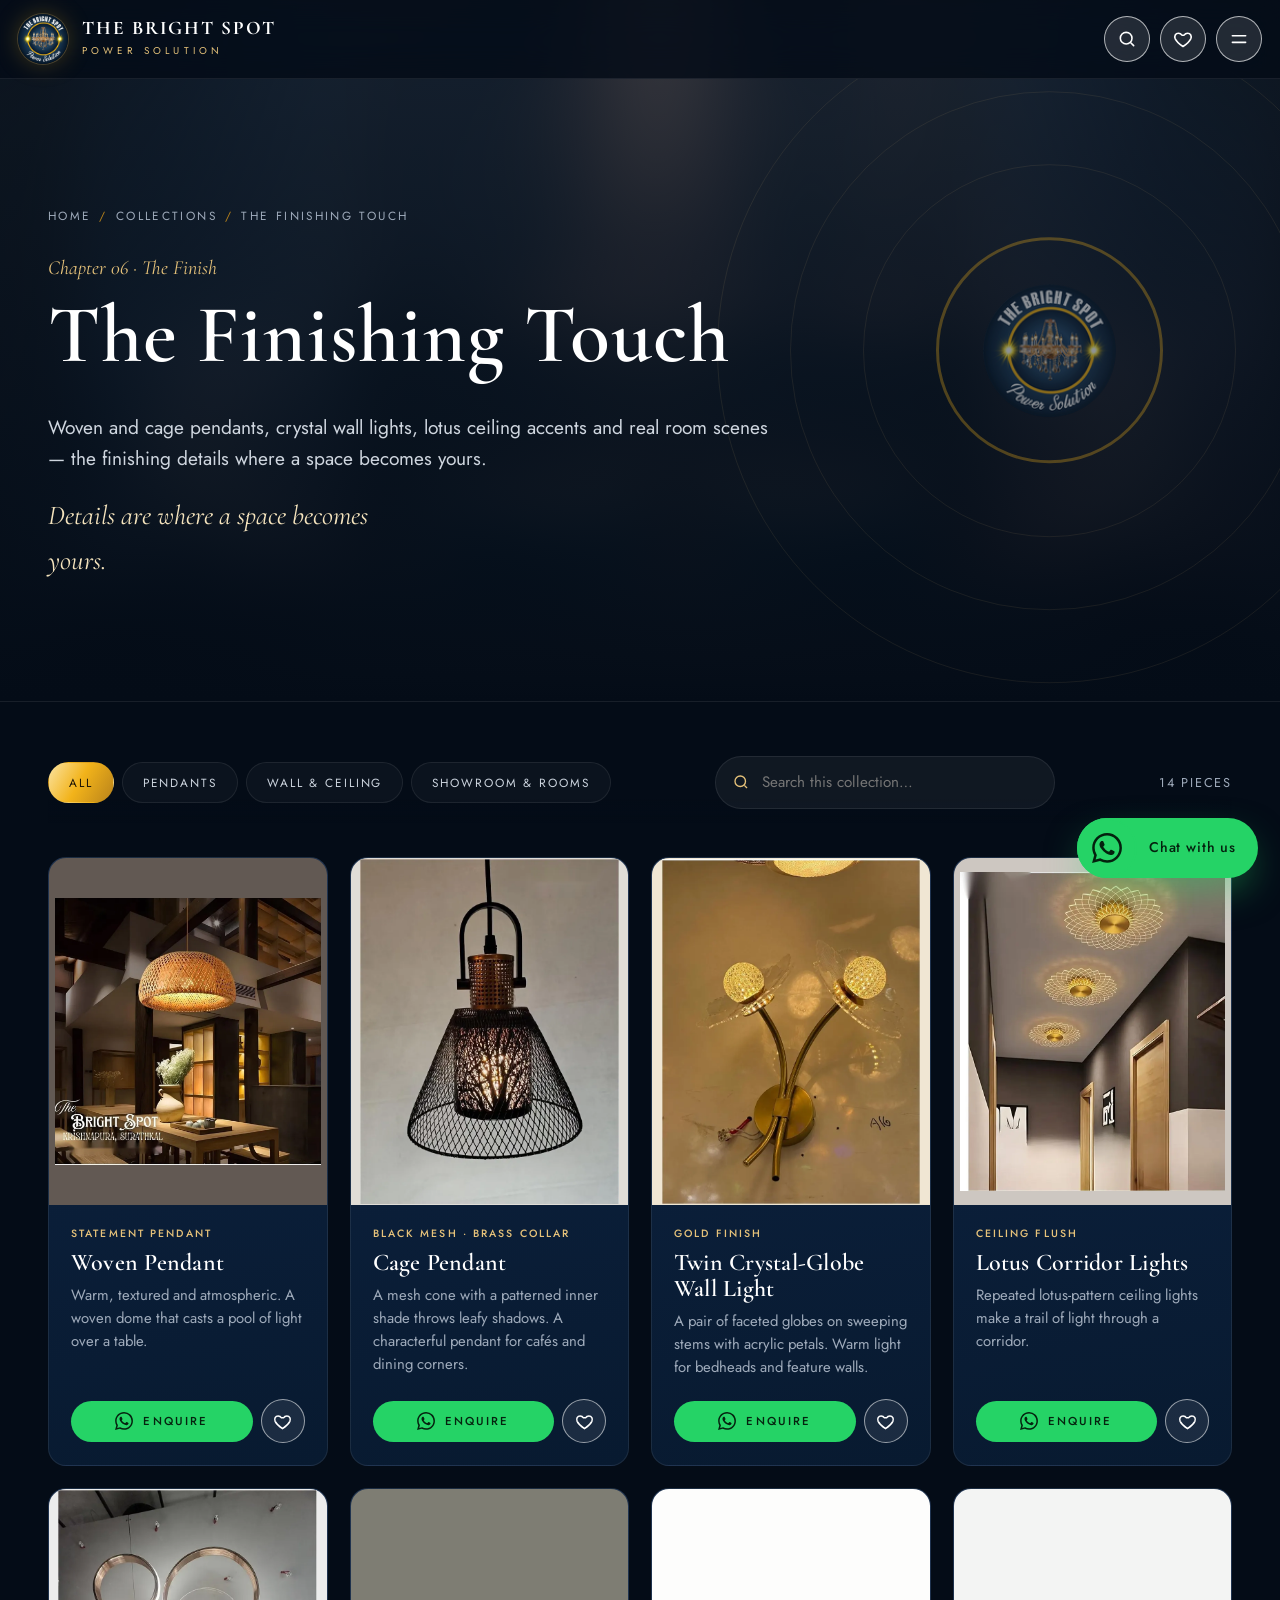
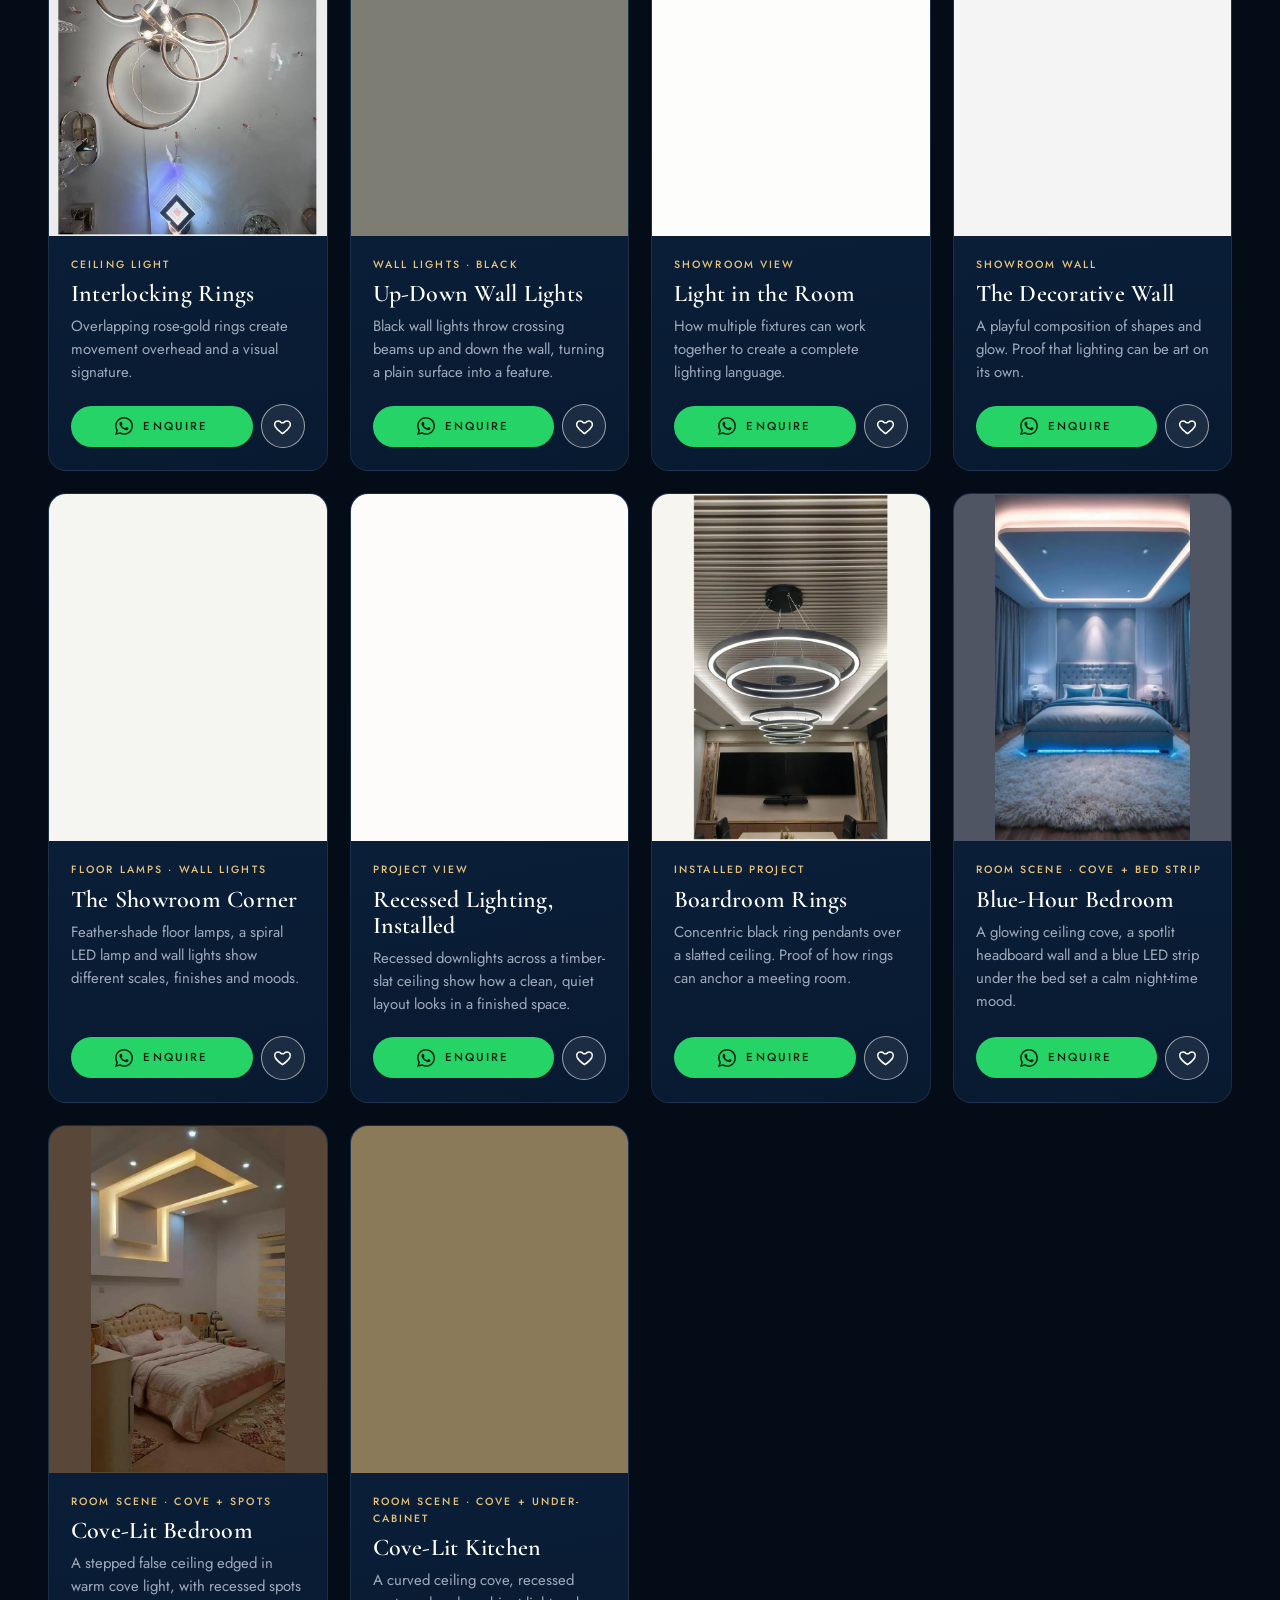
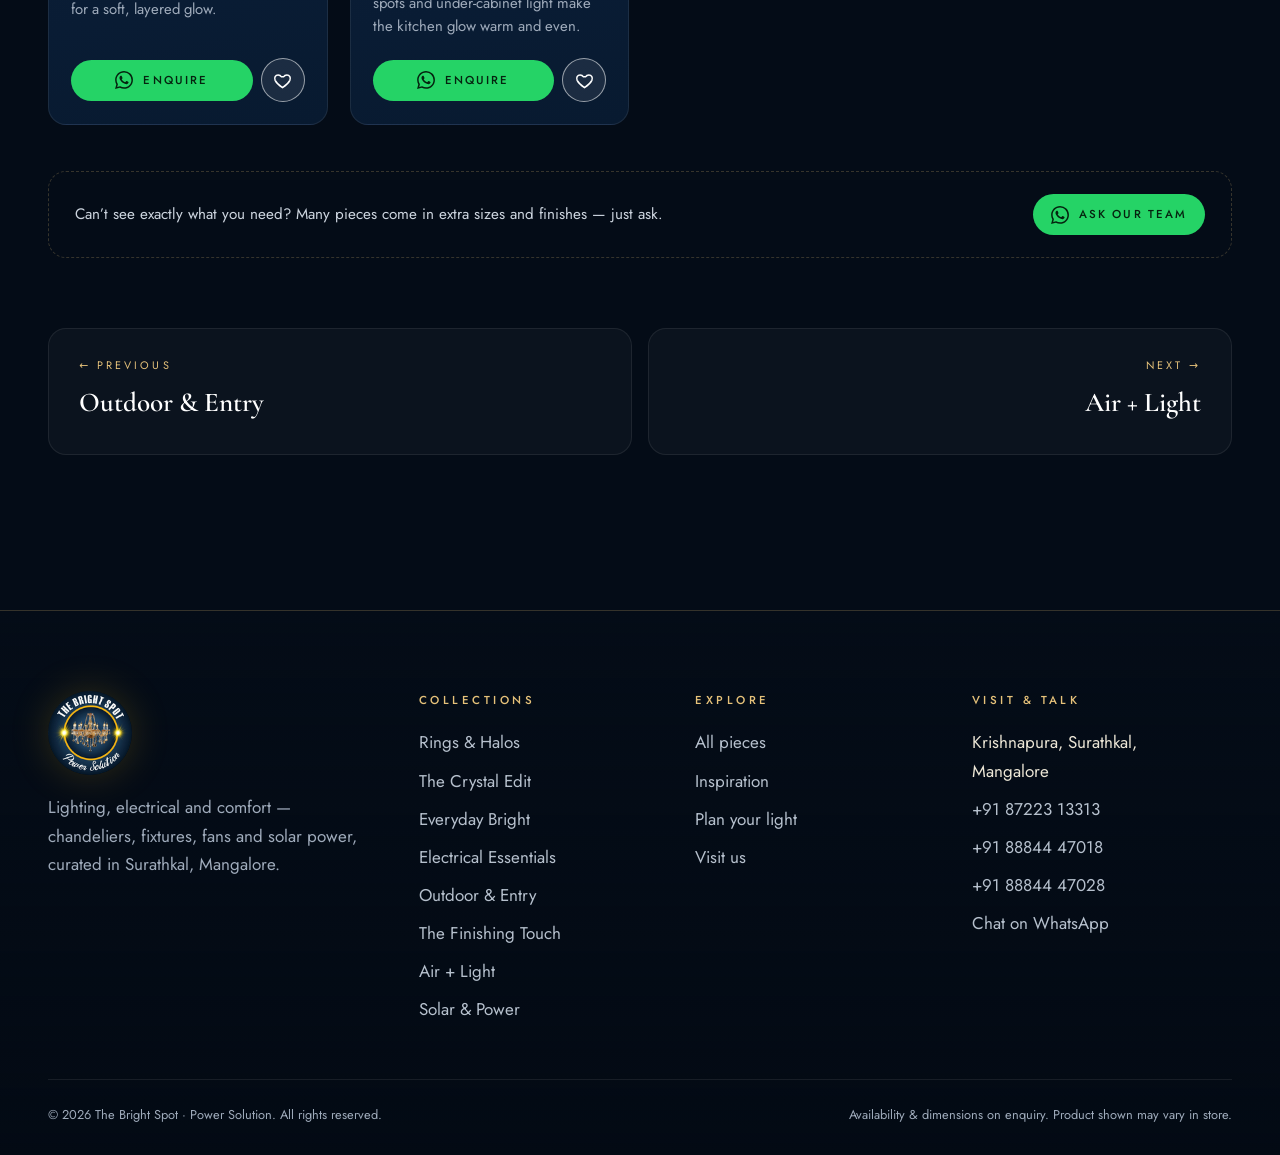
<file: finishing-touch.html>
<!doctype html><html lang="en"><head><meta charset="utf-8"><meta name="viewport" content="width=device-width,initial-scale=1,viewport-fit=cover"><title>The Finishing Touch — The Finish | The Bright Spot, Mangalore</title><meta name="description" content="Woven and cage pendants, crystal wall lights, lotus ceiling accents and real room scenes — the finishing details where a space becomes yours. The Bright Spot, Surathkal, Mangalore."><meta name="theme-color" content="#040c17"><meta property="og:type" content="website"><meta property="og:title" content="The Finishing Touch — The Finish | The Bright Spot, Mangalore"><meta property="og:description" content="Woven and cage pendants, crystal wall lights, lotus ceiling accents and real room scenes — the finishing details where a space becomes yours. The Bright Spot, Surathkal, Mangalore."><meta property="og:image" content="assets/img/og-image.jpg"><meta name="twitter:card" content="summary_large_image"><link rel="icon" type="image/png" href="assets/img/favicon-64.png"><link rel="apple-touch-icon" href="assets/img/apple-touch-icon.png"><link rel="preconnect" href="https://fonts.googleapis.com"><link rel="preconnect" href="https://fonts.gstatic.com" crossorigin><link href="https://fonts.googleapis.com/css2?family=Cormorant+Garamond:ital,wght@0,500;0,600;0,700;1,500;1,600&family=Jost:wght@300;400;500&display=swap" rel="stylesheet"><link rel="stylesheet" href="assets/css/style.css"><script type="application/ld+json">{"@context": "https://schema.org", "@type": "HomeGoodsStore", "name": "The Bright Spot \u2014 Power Solution", "image": "assets/img/og-image.jpg", "telephone": ["+91 87223 13313", "+91 88844 47018", "+91 88844 47028"], "address": {"@type": "PostalAddress", "streetAddress": "Krishnapura, Surathkal", "addressLocality": "Mangalore", "addressRegion": "Karnataka", "addressCountry": "IN"}, "description": "Woven and cage pendants, crystal wall lights, lotus ceiling accents and real room scenes \u2014 the finishing details where a space becomes yours. The Bright Spot, Surathkal, Mangalore."}</script></head><body><a class="skip" href="#main">Skip to content</a><div class="scrim" id="scrim" data-close-drawer></div><aside class="drawer" id="drawer" aria-label="My enquiry list"><div class="dr-head"><h3>My enquiry list</h3><button class="icon-btn" data-close-drawer aria-label="Close"><svg viewBox="0 0 24 24" fill="none" stroke="currentColor" stroke-width="1.8"><path d="M6 6l12 12M18 6 6 18"/></svg></button></div><div class="dr-body"></div><div class="dr-foot"><a class="btn btn-wa" id="send-list" href="#" target="_blank" rel="noopener"><svg viewBox="0 0 24 24" fill="currentColor" aria-hidden="true"><path d="M17.47 14.38c-.3-.15-1.76-.87-2.03-.97-.27-.1-.47-.15-.67.15-.2.3-.77.97-.94 1.16-.17.2-.35.22-.64.07-.3-.15-1.26-.46-2.4-1.48-.89-.8-1.49-1.77-1.66-2.07-.17-.3-.02-.46.13-.61.14-.13.3-.35.45-.52.15-.18.2-.3.3-.5.1-.2.05-.38-.02-.52-.08-.15-.67-1.62-.92-2.21-.24-.58-.49-.5-.67-.51h-.57c-.2 0-.52.07-.8.37-.27.3-1.04 1.02-1.04 2.48s1.07 2.87 1.22 3.07c.15.2 2.1 3.2 5.08 4.48.7.3 1.26.49 1.7.63.72.23 1.36.2 1.87.12.57-.09 1.76-.72 2-1.41.25-.7.25-1.29.17-1.41-.07-.12-.27-.2-.57-.35M12.05 21.78h-.01a9.87 9.87 0 0 1-5.03-1.38l-.36-.21-3.74.98 1-3.65-.24-.37a9.86 9.86 0 0 1-1.51-5.26c0-5.45 4.44-9.88 9.89-9.88 2.64 0 5.12 1.03 6.99 2.9a9.83 9.83 0 0 1 2.89 6.99c0 5.45-4.44 9.88-9.88 9.88M20.46 3.49A11.8 11.8 0 0 0 12.05 0C5.5 0 .16 5.34.16 11.89c0 2.1.55 4.14 1.59 5.95L.06 24l6.3-1.65a11.9 11.9 0 0 0 5.69 1.45c6.55 0 11.89-5.34 11.89-11.89 0-3.18-1.24-6.17-3.48-8.42"/></svg> Send list on WhatsApp</a><button class="clear" id="clear-list">Clear list</button></div></aside><div class="lb" id="lb" role="dialog" aria-modal="true" aria-label="Product view"><div class="lb-count" id="lb-count"></div><button class="lb-btn lb-close" aria-label="Close"><svg viewBox="0 0 24 24" fill="none" stroke="currentColor" stroke-width="1.8"><path d="M6 6l12 12M18 6 6 18"/></svg></button><div class="lb-stage"><button class="lb-btn lb-prev" aria-label="Previous"><svg viewBox="0 0 24 24" fill="none" stroke="currentColor" stroke-width="1.8"><path d="m15 5-7 7 7 7"/></svg></button><img id="lb-img" alt=""><button class="lb-btn lb-next" aria-label="Next"><svg viewBox="0 0 24 24" fill="none" stroke="currentColor" stroke-width="1.8"><path d="m9 5 7 7-7 7"/></svg></button></div><div class="lb-side"><span class="tag" id="lb-tag"></span><h3 id="lb-title"></h3><p id="lb-desc"></p><p><a class="link-arrow" id="lb-cat" href="#"></a></p><div class="row"><a class="btn btn-wa" id="lb-wa" href="#" target="_blank" rel="noopener"><svg viewBox="0 0 24 24" fill="currentColor" aria-hidden="true"><path d="M17.47 14.38c-.3-.15-1.76-.87-2.03-.97-.27-.1-.47-.15-.67.15-.2.3-.77.97-.94 1.16-.17.2-.35.22-.64.07-.3-.15-1.26-.46-2.4-1.48-.89-.8-1.49-1.77-1.66-2.07-.17-.3-.02-.46.13-.61.14-.13.3-.35.45-.52.15-.18.2-.3.3-.5.1-.2.05-.38-.02-.52-.08-.15-.67-1.62-.92-2.21-.24-.58-.49-.5-.67-.51h-.57c-.2 0-.52.07-.8.37-.27.3-1.04 1.02-1.04 2.48s1.07 2.87 1.22 3.07c.15.2 2.1 3.2 5.08 4.48.7.3 1.26.49 1.7.63.72.23 1.36.2 1.87.12.57-.09 1.76-.72 2-1.41.25-.7.25-1.29.17-1.41-.07-.12-.27-.2-.57-.35M12.05 21.78h-.01a9.87 9.87 0 0 1-5.03-1.38l-.36-.21-3.74.98 1-3.65-.24-.37a9.86 9.86 0 0 1-1.51-5.26c0-5.45 4.44-9.88 9.89-9.88 2.64 0 5.12 1.03 6.99 2.9a9.83 9.83 0 0 1 2.89 6.99c0 5.45-4.44 9.88-9.88 9.88M20.46 3.49A11.8 11.8 0 0 0 12.05 0C5.5 0 .16 5.34.16 11.89c0 2.1.55 4.14 1.59 5.95L.06 24l6.3-1.65a11.9 11.9 0 0 0 5.69 1.45c6.55 0 11.89-5.34 11.89-11.89 0-3.18-1.24-6.17-3.48-8.42"/></svg> Enquire on WhatsApp</a><button class="btn btn-ghost" id="lb-save" aria-pressed="false"><svg style="width:18px;height:18px;fill:none;stroke:currentColor;stroke-width:1.7" viewBox="0 0 24 24"><path d="M12 21s-7-4.6-9.3-9.2C1.2 8.6 3 5 6.5 5c2 0 3.4 1.1 4.2 2.4h2.6C14.1 6.1 15.5 5 17.5 5 21 5 22.8 8.6 21.3 11.8 19 16.4 12 21 12 21z"/></svg><span>Save to list</span></button></div><p class="hint" style="margin-top:14px">Availability, sizes and finishes confirmed by our team.</p></div></div><div class="fab"><button class="totop" aria-label="Back to top"><svg viewBox="0 0 24 24" fill="none" stroke="currentColor" stroke-width="1.8"><path d="m5 15 7-7 7 7"/></svg></button><a class="fab-wa" href="https://wa.me/918722313313?text=Hello%20The%20Bright%20Spot%21%20I%20found%20your%20website%20and%20would%20like%20some%20help%20choosing%20lighting." target="_blank" rel="noopener" aria-label="Chat with The Bright Spot on WhatsApp"><span class="ic"><svg viewBox="0 0 24 24" fill="currentColor" aria-hidden="true"><path d="M17.47 14.38c-.3-.15-1.76-.87-2.03-.97-.27-.1-.47-.15-.67.15-.2.3-.77.97-.94 1.16-.17.2-.35.22-.64.07-.3-.15-1.26-.46-2.4-1.48-.89-.8-1.49-1.77-1.66-2.07-.17-.3-.02-.46.13-.61.14-.13.3-.35.45-.52.15-.18.2-.3.3-.5.1-.2.05-.38-.02-.52-.08-.15-.67-1.62-.92-2.21-.24-.58-.49-.5-.67-.51h-.57c-.2 0-.52.07-.8.37-.27.3-1.04 1.02-1.04 2.48s1.07 2.87 1.22 3.07c.15.2 2.1 3.2 5.08 4.48.7.3 1.26.49 1.7.63.72.23 1.36.2 1.87.12.57-.09 1.76-.72 2-1.41.25-.7.25-1.29.17-1.41-.07-.12-.27-.2-.57-.35M12.05 21.78h-.01a9.87 9.87 0 0 1-5.03-1.38l-.36-.21-3.74.98 1-3.65-.24-.37a9.86 9.86 0 0 1-1.51-5.26c0-5.45 4.44-9.88 9.89-9.88 2.64 0 5.12 1.03 6.99 2.9a9.83 9.83 0 0 1 2.89 6.99c0 5.45-4.44 9.88-9.88 9.88M20.46 3.49A11.8 11.8 0 0 0 12.05 0C5.5 0 .16 5.34.16 11.89c0 2.1.55 4.14 1.59 5.95L.06 24l6.3-1.65a11.9 11.9 0 0 0 5.69 1.45c6.55 0 11.89-5.34 11.89-11.89 0-3.18-1.24-6.17-3.48-8.42"/></svg></span><span>Chat with us</span></a></div><div class="toast" id="toast" role="status" aria-live="polite"></div><header class="site-header inner"><div class="wrap nav"><a class="brand" href="index.html" aria-label="The Bright Spot — home"><img src="assets/img/logo-sm.png" width="50" height="50" alt=""><span><b>THE BRIGHT SPOT</b><small>Power Solution</small></span></a><ul class="menu" id="menu"><li><a href="index.html">Home</a></li><li class="has-drop"><button aria-expanded="false" aria-haspopup="true">Collections</button><div class="drop"><a href="rings-halos.html"><img src="assets/img/p02.webp" alt="" width="54" height="54" loading="lazy"><div><span>Rings &amp; Halos</span><em>The Modern</em></div></a><a href="crystal-edit.html"><img src="assets/img/p14.webp" alt="" width="54" height="54" loading="lazy"><div><span>The Crystal Edit</span><em>The Statement</em></div></a><a href="everyday-bright.html"><img src="assets/img/p38.webp" alt="" width="54" height="54" loading="lazy"><div><span>Everyday Bright</span><em>The Everyday</em></div></a><a href="electrical-essentials.html"><img src="assets/img/p71.webp" alt="" width="54" height="54" loading="lazy"><div><span>Electrical Essentials</span><em>The Foundation</em></div></a><a href="outdoor-entry.html"><img src="assets/img/p47.webp" alt="" width="54" height="54" loading="lazy"><div><span>Outdoor &amp; Entry</span><em>The Welcome</em></div></a><a href="finishing-touch.html"><img src="assets/img/p73.webp" alt="" width="54" height="54" loading="lazy"><div><span>The Finishing Touch</span><em>The Finish</em></div></a><a href="air-light.html"><img src="assets/img/p62.webp" alt="" width="54" height="54" loading="lazy"><div><span>Air + Light</span><em>The Comfort</em></div></a><a href="solar-power.html"><img src="assets/img/p79.webp" alt="" width="54" height="54" loading="lazy"><div><span>Solar &amp; Power</span><em>The Power</em></div></a><a href="collection.html" style="grid-column:1/-1;justify-content:center"><span style="font-size:.9rem;letter-spacing:.2em;text-transform:uppercase;font-family:var(--sans);color:var(--gold-2)">Browse every piece →</span></a></div></li><li><a href="inspiration.html">Inspiration</a></li><li><a href="plan-your-light.html">Plan Your Light</a></li><li><a href="visit.html">Visit Us</a></li></ul><div class="nav-tools"><a class="icon-btn" href="collection.html" aria-label="Search all pieces"><svg viewBox="0 0 24 24" fill="none" stroke="currentColor" stroke-width="1.8"><circle cx="11" cy="11" r="7"/><path d="m20 20-3.5-3.5"/></svg></a><button class="icon-btn" data-list aria-label="Open my enquiry list"><svg viewBox="0 0 24 24"><path d="M12 21s-7-4.6-9.3-9.2C1.2 8.6 3 5 6.5 5c2 0 3.4 1.1 4.2 2.4h2.6C14.1 6.1 15.5 5 17.5 5 21 5 22.8 8.6 21.3 11.8 19 16.4 12 21 12 21z"/></svg><span class="badge" aria-hidden="true">0</span></button><a class="btn btn-wa btn-sm nav-cta" href="https://wa.me/918722313313?text=Hello%20The%20Bright%20Spot%21%20I%20found%20your%20website%20and%20would%20like%20some%20help%20choosing%20lighting." target="_blank" rel="noopener"><svg viewBox="0 0 24 24" fill="currentColor" aria-hidden="true"><path d="M17.47 14.38c-.3-.15-1.76-.87-2.03-.97-.27-.1-.47-.15-.67.15-.2.3-.77.97-.94 1.16-.17.2-.35.22-.64.07-.3-.15-1.26-.46-2.4-1.48-.89-.8-1.49-1.77-1.66-2.07-.17-.3-.02-.46.13-.61.14-.13.3-.35.45-.52.15-.18.2-.3.3-.5.1-.2.05-.38-.02-.52-.08-.15-.67-1.62-.92-2.21-.24-.58-.49-.5-.67-.51h-.57c-.2 0-.52.07-.8.37-.27.3-1.04 1.02-1.04 2.48s1.07 2.87 1.22 3.07c.15.2 2.1 3.2 5.08 4.48.7.3 1.26.49 1.7.63.72.23 1.36.2 1.87.12.57-.09 1.76-.72 2-1.41.25-.7.25-1.29.17-1.41-.07-.12-.27-.2-.57-.35M12.05 21.78h-.01a9.87 9.87 0 0 1-5.03-1.38l-.36-.21-3.74.98 1-3.65-.24-.37a9.86 9.86 0 0 1-1.51-5.26c0-5.45 4.44-9.88 9.89-9.88 2.64 0 5.12 1.03 6.99 2.9a9.83 9.83 0 0 1 2.89 6.99c0 5.45-4.44 9.88-9.88 9.88M20.46 3.49A11.8 11.8 0 0 0 12.05 0C5.5 0 .16 5.34.16 11.89c0 2.1.55 4.14 1.59 5.95L.06 24l6.3-1.65a11.9 11.9 0 0 0 5.69 1.45c6.55 0 11.89-5.34 11.89-11.89 0-3.18-1.24-6.17-3.48-8.42"/></svg> WhatsApp</a><button class="icon-btn burger" aria-label="Menu" aria-expanded="false" aria-controls="menu"><svg viewBox="0 0 24 24" fill="none" stroke="currentColor" stroke-width="1.8"><path d="M4 8h16M4 16h16"/></svg></button></div></div></header><main id="main"><section class="phero"><div class="bgimg"><img src="assets/img/p73.webp" alt=""></div><div class="rings-deco" aria-hidden="true"><i></i><i></i><i></i><i></i><img src="assets/img/logo-sm.png" alt=""></div><div class="wrap"><div class="crumbs"><a href="index.html">Home</a><span>/</span><a href="collection.html">Collections</a><span>/</span>The Finishing Touch</div><span class="chapter">Chapter 06 · The Finish</span><h1>The Finishing Touch</h1><p class="lead">Woven and cage pendants, crystal wall lights, lotus ceiling accents and real room scenes — the finishing details where a space becomes yours.</p><p class="line">Details are where a space becomes yours.</p></div></section><section class="section" style="padding-top:40px"><div class="wrap"><div class="toolbar"><div class="chips" role="group" aria-label="Filter"><button class="chip" data-f="all" aria-pressed="true">All</button><button class="chip" data-f="pendant" aria-pressed="false">Pendants</button><button class="chip" data-f="wall" aria-pressed="false">Wall &amp; ceiling</button><button class="chip" data-f="rooms" aria-pressed="false">Showroom &amp; rooms</button></div><div class="search"><span><svg viewBox="0 0 24 24" fill="none" stroke="currentColor" stroke-width="1.8"><circle cx="11" cy="11" r="7"/><path d="m20 20-3.5-3.5"/></svg></span><input id="q" type="search" placeholder="Search this collection…" aria-label="Search this collection"></div><span class="count" id="count"></span></div><div class="grid" data-filterable="sub" data-scope><article class="card rv" data-id="52" data-cat="finishing-touch" data-sub="pendant"><button class="card-media" data-open data-id="52" style="background:#625953" aria-label="View Woven Pendant"><img src="assets/img/p52.webp" width="996" height="1000" alt="Woven Pendant — The Finishing Touch" loading="lazy" decoding="async"><span class="zoom"><svg viewBox="0 0 24 24" fill="none" stroke="currentColor" stroke-width="1.8"><path d="M4 9V4h5M20 9V4h-5M4 15v5h5M20 15v5h-5"/></svg></span></button><div class="card-body"><span class="tag">Statement pendant</span><h3>Woven Pendant</h3><p>Warm, textured and atmospheric. A woven dome that casts a pool of light over a table.</p><div class="card-actions"><a class="btn btn-wa btn-sm" href="https://wa.me/918722313313?text=Hello%20The%20Bright%20Spot%21%20I%27m%20interested%20in%20Woven%20Pendant%20%28The%20Finishing%20Touch%29.%20Could%20you%20tell%20me%20about%20availability%20and%20details%3F%20Thank%20you." target="_blank" rel="noopener"><svg viewBox="0 0 24 24" fill="currentColor" aria-hidden="true"><path d="M17.47 14.38c-.3-.15-1.76-.87-2.03-.97-.27-.1-.47-.15-.67.15-.2.3-.77.97-.94 1.16-.17.2-.35.22-.64.07-.3-.15-1.26-.46-2.4-1.48-.89-.8-1.49-1.77-1.66-2.07-.17-.3-.02-.46.13-.61.14-.13.3-.35.45-.52.15-.18.2-.3.3-.5.1-.2.05-.38-.02-.52-.08-.15-.67-1.62-.92-2.21-.24-.58-.49-.5-.67-.51h-.57c-.2 0-.52.07-.8.37-.27.3-1.04 1.02-1.04 2.48s1.07 2.87 1.22 3.07c.15.2 2.1 3.2 5.08 4.48.7.3 1.26.49 1.7.63.72.23 1.36.2 1.87.12.57-.09 1.76-.72 2-1.41.25-.7.25-1.29.17-1.41-.07-.12-.27-.2-.57-.35M12.05 21.78h-.01a9.87 9.87 0 0 1-5.03-1.38l-.36-.21-3.74.98 1-3.65-.24-.37a9.86 9.86 0 0 1-1.51-5.26c0-5.45 4.44-9.88 9.89-9.88 2.64 0 5.12 1.03 6.99 2.9a9.83 9.83 0 0 1 2.89 6.99c0 5.45-4.44 9.88-9.88 9.88M20.46 3.49A11.8 11.8 0 0 0 12.05 0C5.5 0 .16 5.34.16 11.89c0 2.1.55 4.14 1.59 5.95L.06 24l6.3-1.65a11.9 11.9 0 0 0 5.69 1.45c6.55 0 11.89-5.34 11.89-11.89 0-3.18-1.24-6.17-3.48-8.42"/></svg> Enquire</a><button class="save" data-id="52" aria-pressed="false" aria-label="Save Woven Pendant to enquiry list"><svg viewBox="0 0 24 24"><path d="M12 21s-7-4.6-9.3-9.2C1.2 8.6 3 5 6.5 5c2 0 3.4 1.1 4.2 2.4h2.6C14.1 6.1 15.5 5 17.5 5 21 5 22.8 8.6 21.3 11.8 19 16.4 12 21 12 21z"/></svg></button></div></div></article><article class="card rv" data-id="53" data-cat="finishing-touch" data-sub="pendant"><button class="card-media" data-open data-id="53" style="background:#e0ddd7" aria-label="View Cage Pendant"><img src="assets/img/p53.webp" width="751" height="1000" alt="Cage Pendant — The Finishing Touch" loading="lazy" decoding="async"><span class="zoom"><svg viewBox="0 0 24 24" fill="none" stroke="currentColor" stroke-width="1.8"><path d="M4 9V4h5M20 9V4h-5M4 15v5h5M20 15v5h-5"/></svg></span></button><div class="card-body"><span class="tag">Black mesh · Brass collar</span><h3>Cage Pendant</h3><p>A mesh cone with a patterned inner shade throws leafy shadows. A characterful pendant for cafés and dining corners.</p><div class="card-actions"><a class="btn btn-wa btn-sm" href="https://wa.me/918722313313?text=Hello%20The%20Bright%20Spot%21%20I%27m%20interested%20in%20Cage%20Pendant%20%28The%20Finishing%20Touch%29.%20Could%20you%20tell%20me%20about%20availability%20and%20details%3F%20Thank%20you." target="_blank" rel="noopener"><svg viewBox="0 0 24 24" fill="currentColor" aria-hidden="true"><path d="M17.47 14.38c-.3-.15-1.76-.87-2.03-.97-.27-.1-.47-.15-.67.15-.2.3-.77.97-.94 1.16-.17.2-.35.22-.64.07-.3-.15-1.26-.46-2.4-1.48-.89-.8-1.49-1.77-1.66-2.07-.17-.3-.02-.46.13-.61.14-.13.3-.35.45-.52.15-.18.2-.3.3-.5.1-.2.05-.38-.02-.52-.08-.15-.67-1.62-.92-2.21-.24-.58-.49-.5-.67-.51h-.57c-.2 0-.52.07-.8.37-.27.3-1.04 1.02-1.04 2.48s1.07 2.87 1.22 3.07c.15.2 2.1 3.2 5.08 4.48.7.3 1.26.49 1.7.63.72.23 1.36.2 1.87.12.57-.09 1.76-.72 2-1.41.25-.7.25-1.29.17-1.41-.07-.12-.27-.2-.57-.35M12.05 21.78h-.01a9.87 9.87 0 0 1-5.03-1.38l-.36-.21-3.74.98 1-3.65-.24-.37a9.86 9.86 0 0 1-1.51-5.26c0-5.45 4.44-9.88 9.89-9.88 2.64 0 5.12 1.03 6.99 2.9a9.83 9.83 0 0 1 2.89 6.99c0 5.45-4.44 9.88-9.88 9.88M20.46 3.49A11.8 11.8 0 0 0 12.05 0C5.5 0 .16 5.34.16 11.89c0 2.1.55 4.14 1.59 5.95L.06 24l6.3-1.65a11.9 11.9 0 0 0 5.69 1.45c6.55 0 11.89-5.34 11.89-11.89 0-3.18-1.24-6.17-3.48-8.42"/></svg> Enquire</a><button class="save" data-id="53" aria-pressed="false" aria-label="Save Cage Pendant to enquiry list"><svg viewBox="0 0 24 24"><path d="M12 21s-7-4.6-9.3-9.2C1.2 8.6 3 5 6.5 5c2 0 3.4 1.1 4.2 2.4h2.6C14.1 6.1 15.5 5 17.5 5 21 5 22.8 8.6 21.3 11.8 19 16.4 12 21 12 21z"/></svg></button></div></div></article><article class="card rv" data-id="54" data-cat="finishing-touch" data-sub="wall"><button class="card-media" data-open data-id="54" style="background:#f0e6d3" aria-label="View Twin Crystal-Globe Wall Light"><img src="assets/img/p54.webp" width="747" height="1000" alt="Twin Crystal-Globe Wall Light — The Finishing Touch" loading="lazy" decoding="async"><span class="zoom"><svg viewBox="0 0 24 24" fill="none" stroke="currentColor" stroke-width="1.8"><path d="M4 9V4h5M20 9V4h-5M4 15v5h5M20 15v5h-5"/></svg></span></button><div class="card-body"><span class="tag">Gold finish</span><h3>Twin Crystal-Globe Wall Light</h3><p>A pair of faceted globes on sweeping stems with acrylic petals. Warm light for bedheads and feature walls.</p><div class="card-actions"><a class="btn btn-wa btn-sm" href="https://wa.me/918722313313?text=Hello%20The%20Bright%20Spot%21%20I%27m%20interested%20in%20Twin%20Crystal-Globe%20Wall%20Light%20%28The%20Finishing%20Touch%29.%20Could%20you%20tell%20me%20about%20availability%20and%20details%3F%20Thank%20you." target="_blank" rel="noopener"><svg viewBox="0 0 24 24" fill="currentColor" aria-hidden="true"><path d="M17.47 14.38c-.3-.15-1.76-.87-2.03-.97-.27-.1-.47-.15-.67.15-.2.3-.77.97-.94 1.16-.17.2-.35.22-.64.07-.3-.15-1.26-.46-2.4-1.48-.89-.8-1.49-1.77-1.66-2.07-.17-.3-.02-.46.13-.61.14-.13.3-.35.45-.52.15-.18.2-.3.3-.5.1-.2.05-.38-.02-.52-.08-.15-.67-1.62-.92-2.21-.24-.58-.49-.5-.67-.51h-.57c-.2 0-.52.07-.8.37-.27.3-1.04 1.02-1.04 2.48s1.07 2.87 1.22 3.07c.15.2 2.1 3.2 5.08 4.48.7.3 1.26.49 1.7.63.72.23 1.36.2 1.87.12.57-.09 1.76-.72 2-1.41.25-.7.25-1.29.17-1.41-.07-.12-.27-.2-.57-.35M12.05 21.78h-.01a9.87 9.87 0 0 1-5.03-1.38l-.36-.21-3.74.98 1-3.65-.24-.37a9.86 9.86 0 0 1-1.51-5.26c0-5.45 4.44-9.88 9.89-9.88 2.64 0 5.12 1.03 6.99 2.9a9.83 9.83 0 0 1 2.89 6.99c0 5.45-4.44 9.88-9.88 9.88M20.46 3.49A11.8 11.8 0 0 0 12.05 0C5.5 0 .16 5.34.16 11.89c0 2.1.55 4.14 1.59 5.95L.06 24l6.3-1.65a11.9 11.9 0 0 0 5.69 1.45c6.55 0 11.89-5.34 11.89-11.89 0-3.18-1.24-6.17-3.48-8.42"/></svg> Enquire</a><button class="save" data-id="54" aria-pressed="false" aria-label="Save Twin Crystal-Globe Wall Light to enquiry list"><svg viewBox="0 0 24 24"><path d="M12 21s-7-4.6-9.3-9.2C1.2 8.6 3 5 6.5 5c2 0 3.4 1.1 4.2 2.4h2.6C14.1 6.1 15.5 5 17.5 5 21 5 22.8 8.6 21.3 11.8 19 16.4 12 21 12 21z"/></svg></button></div></div></article><article class="card rv" data-id="55" data-cat="finishing-touch" data-sub="wall"><button class="card-media" data-open data-id="55" style="background:#cdc7c1" aria-label="View Lotus Corridor Lights"><img src="assets/img/p55.webp" width="833" height="1000" alt="Lotus Corridor Lights — The Finishing Touch" loading="lazy" decoding="async"><span class="zoom"><svg viewBox="0 0 24 24" fill="none" stroke="currentColor" stroke-width="1.8"><path d="M4 9V4h5M20 9V4h-5M4 15v5h5M20 15v5h-5"/></svg></span></button><div class="card-body"><span class="tag">Ceiling flush</span><h3>Lotus Corridor Lights</h3><p>Repeated lotus-pattern ceiling lights make a trail of light through a corridor.</p><div class="card-actions"><a class="btn btn-wa btn-sm" href="https://wa.me/918722313313?text=Hello%20The%20Bright%20Spot%21%20I%27m%20interested%20in%20Lotus%20Corridor%20Lights%20%28The%20Finishing%20Touch%29.%20Could%20you%20tell%20me%20about%20availability%20and%20details%3F%20Thank%20you." target="_blank" rel="noopener"><svg viewBox="0 0 24 24" fill="currentColor" aria-hidden="true"><path d="M17.47 14.38c-.3-.15-1.76-.87-2.03-.97-.27-.1-.47-.15-.67.15-.2.3-.77.97-.94 1.16-.17.2-.35.22-.64.07-.3-.15-1.26-.46-2.4-1.48-.89-.8-1.49-1.77-1.66-2.07-.17-.3-.02-.46.13-.61.14-.13.3-.35.45-.52.15-.18.2-.3.3-.5.1-.2.05-.38-.02-.52-.08-.15-.67-1.62-.92-2.21-.24-.58-.49-.5-.67-.51h-.57c-.2 0-.52.07-.8.37-.27.3-1.04 1.02-1.04 2.48s1.07 2.87 1.22 3.07c.15.2 2.1 3.2 5.08 4.48.7.3 1.26.49 1.7.63.72.23 1.36.2 1.87.12.57-.09 1.76-.72 2-1.41.25-.7.25-1.29.17-1.41-.07-.12-.27-.2-.57-.35M12.05 21.78h-.01a9.87 9.87 0 0 1-5.03-1.38l-.36-.21-3.74.98 1-3.65-.24-.37a9.86 9.86 0 0 1-1.51-5.26c0-5.45 4.44-9.88 9.89-9.88 2.64 0 5.12 1.03 6.99 2.9a9.83 9.83 0 0 1 2.89 6.99c0 5.45-4.44 9.88-9.88 9.88M20.46 3.49A11.8 11.8 0 0 0 12.05 0C5.5 0 .16 5.34.16 11.89c0 2.1.55 4.14 1.59 5.95L.06 24l6.3-1.65a11.9 11.9 0 0 0 5.69 1.45c6.55 0 11.89-5.34 11.89-11.89 0-3.18-1.24-6.17-3.48-8.42"/></svg> Enquire</a><button class="save" data-id="55" aria-pressed="false" aria-label="Save Lotus Corridor Lights to enquiry list"><svg viewBox="0 0 24 24"><path d="M12 21s-7-4.6-9.3-9.2C1.2 8.6 3 5 6.5 5c2 0 3.4 1.1 4.2 2.4h2.6C14.1 6.1 15.5 5 17.5 5 21 5 22.8 8.6 21.3 11.8 19 16.4 12 21 12 21z"/></svg></button></div></div></article><article class="card rv" data-id="58" data-cat="finishing-touch" data-sub="wall"><button class="card-media" data-open data-id="58" style="background:#ececec" aria-label="View Interlocking Rings"><img src="assets/img/p58.webp" width="750" height="1000" alt="Interlocking Rings — The Finishing Touch" loading="lazy" decoding="async"><span class="zoom"><svg viewBox="0 0 24 24" fill="none" stroke="currentColor" stroke-width="1.8"><path d="M4 9V4h5M20 9V4h-5M4 15v5h5M20 15v5h-5"/></svg></span></button><div class="card-body"><span class="tag">Ceiling light</span><h3>Interlocking Rings</h3><p>Overlapping rose-gold rings create movement overhead and a visual signature.</p><div class="card-actions"><a class="btn btn-wa btn-sm" href="https://wa.me/918722313313?text=Hello%20The%20Bright%20Spot%21%20I%27m%20interested%20in%20Interlocking%20Rings%20%28The%20Finishing%20Touch%29.%20Could%20you%20tell%20me%20about%20availability%20and%20details%3F%20Thank%20you." target="_blank" rel="noopener"><svg viewBox="0 0 24 24" fill="currentColor" aria-hidden="true"><path d="M17.47 14.38c-.3-.15-1.76-.87-2.03-.97-.27-.1-.47-.15-.67.15-.2.3-.77.97-.94 1.16-.17.2-.35.22-.64.07-.3-.15-1.26-.46-2.4-1.48-.89-.8-1.49-1.77-1.66-2.07-.17-.3-.02-.46.13-.61.14-.13.3-.35.45-.52.15-.18.2-.3.3-.5.1-.2.05-.38-.02-.52-.08-.15-.67-1.62-.92-2.21-.24-.58-.49-.5-.67-.51h-.57c-.2 0-.52.07-.8.37-.27.3-1.04 1.02-1.04 2.48s1.07 2.87 1.22 3.07c.15.2 2.1 3.2 5.08 4.48.7.3 1.26.49 1.7.63.72.23 1.36.2 1.87.12.57-.09 1.76-.72 2-1.41.25-.7.25-1.29.17-1.41-.07-.12-.27-.2-.57-.35M12.05 21.78h-.01a9.87 9.87 0 0 1-5.03-1.38l-.36-.21-3.74.98 1-3.65-.24-.37a9.86 9.86 0 0 1-1.51-5.26c0-5.45 4.44-9.88 9.89-9.88 2.64 0 5.12 1.03 6.99 2.9a9.83 9.83 0 0 1 2.89 6.99c0 5.45-4.44 9.88-9.88 9.88M20.46 3.49A11.8 11.8 0 0 0 12.05 0C5.5 0 .16 5.34.16 11.89c0 2.1.55 4.14 1.59 5.95L.06 24l6.3-1.65a11.9 11.9 0 0 0 5.69 1.45c6.55 0 11.89-5.34 11.89-11.89 0-3.18-1.24-6.17-3.48-8.42"/></svg> Enquire</a><button class="save" data-id="58" aria-pressed="false" aria-label="Save Interlocking Rings to enquiry list"><svg viewBox="0 0 24 24"><path d="M12 21s-7-4.6-9.3-9.2C1.2 8.6 3 5 6.5 5c2 0 3.4 1.1 4.2 2.4h2.6C14.1 6.1 15.5 5 17.5 5 21 5 22.8 8.6 21.3 11.8 19 16.4 12 21 12 21z"/></svg></button></div></div></article><article class="card rv" data-id="72" data-cat="finishing-touch" data-sub="wall"><button class="card-media" data-open data-id="72" style="background:#7e7d73" aria-label="View Up-Down Wall Lights"><img src="assets/img/p72.webp" width="718" height="1000" alt="Up-Down Wall Lights — The Finishing Touch" loading="lazy" decoding="async"><span class="zoom"><svg viewBox="0 0 24 24" fill="none" stroke="currentColor" stroke-width="1.8"><path d="M4 9V4h5M20 9V4h-5M4 15v5h5M20 15v5h-5"/></svg></span></button><div class="card-body"><span class="tag">Wall lights · Black</span><h3>Up-Down Wall Lights</h3><p>Black wall lights throw crossing beams up and down the wall, turning a plain surface into a feature.</p><div class="card-actions"><a class="btn btn-wa btn-sm" href="https://wa.me/918722313313?text=Hello%20The%20Bright%20Spot%21%20I%27m%20interested%20in%20Up-Down%20Wall%20Lights%20%28The%20Finishing%20Touch%29.%20Could%20you%20tell%20me%20about%20availability%20and%20details%3F%20Thank%20you." target="_blank" rel="noopener"><svg viewBox="0 0 24 24" fill="currentColor" aria-hidden="true"><path d="M17.47 14.38c-.3-.15-1.76-.87-2.03-.97-.27-.1-.47-.15-.67.15-.2.3-.77.97-.94 1.16-.17.2-.35.22-.64.07-.3-.15-1.26-.46-2.4-1.48-.89-.8-1.49-1.77-1.66-2.07-.17-.3-.02-.46.13-.61.14-.13.3-.35.45-.52.15-.18.2-.3.3-.5.1-.2.05-.38-.02-.52-.08-.15-.67-1.62-.92-2.21-.24-.58-.49-.5-.67-.51h-.57c-.2 0-.52.07-.8.37-.27.3-1.04 1.02-1.04 2.48s1.07 2.87 1.22 3.07c.15.2 2.1 3.2 5.08 4.48.7.3 1.26.49 1.7.63.72.23 1.36.2 1.87.12.57-.09 1.76-.72 2-1.41.25-.7.25-1.29.17-1.41-.07-.12-.27-.2-.57-.35M12.05 21.78h-.01a9.87 9.87 0 0 1-5.03-1.38l-.36-.21-3.74.98 1-3.65-.24-.37a9.86 9.86 0 0 1-1.51-5.26c0-5.45 4.44-9.88 9.89-9.88 2.64 0 5.12 1.03 6.99 2.9a9.83 9.83 0 0 1 2.89 6.99c0 5.45-4.44 9.88-9.88 9.88M20.46 3.49A11.8 11.8 0 0 0 12.05 0C5.5 0 .16 5.34.16 11.89c0 2.1.55 4.14 1.59 5.95L.06 24l6.3-1.65a11.9 11.9 0 0 0 5.69 1.45c6.55 0 11.89-5.34 11.89-11.89 0-3.18-1.24-6.17-3.48-8.42"/></svg> Enquire</a><button class="save" data-id="72" aria-pressed="false" aria-label="Save Up-Down Wall Lights to enquiry list"><svg viewBox="0 0 24 24"><path d="M12 21s-7-4.6-9.3-9.2C1.2 8.6 3 5 6.5 5c2 0 3.4 1.1 4.2 2.4h2.6C14.1 6.1 15.5 5 17.5 5 21 5 22.8 8.6 21.3 11.8 19 16.4 12 21 12 21z"/></svg></button></div></div></article><article class="card rv" data-id="56" data-cat="finishing-touch" data-sub="rooms"><button class="card-media" data-open data-id="56" style="background:#fdfdfc" aria-label="View Light in the Room"><img src="assets/img/p56.webp" width="750" height="1000" alt="Light in the Room — The Finishing Touch" loading="lazy" decoding="async"><span class="zoom"><svg viewBox="0 0 24 24" fill="none" stroke="currentColor" stroke-width="1.8"><path d="M4 9V4h5M20 9V4h-5M4 15v5h5M20 15v5h-5"/></svg></span></button><div class="card-body"><span class="tag">Showroom view</span><h3>Light in the Room</h3><p>How multiple fixtures can work together to create a complete lighting language.</p><div class="card-actions"><a class="btn btn-wa btn-sm" href="https://wa.me/918722313313?text=Hello%20The%20Bright%20Spot%21%20I%27m%20interested%20in%20Light%20in%20the%20Room%20%28The%20Finishing%20Touch%29.%20Could%20you%20tell%20me%20about%20availability%20and%20details%3F%20Thank%20you." target="_blank" rel="noopener"><svg viewBox="0 0 24 24" fill="currentColor" aria-hidden="true"><path d="M17.47 14.38c-.3-.15-1.76-.87-2.03-.97-.27-.1-.47-.15-.67.15-.2.3-.77.97-.94 1.16-.17.2-.35.22-.64.07-.3-.15-1.26-.46-2.4-1.48-.89-.8-1.49-1.77-1.66-2.07-.17-.3-.02-.46.13-.61.14-.13.3-.35.45-.52.15-.18.2-.3.3-.5.1-.2.05-.38-.02-.52-.08-.15-.67-1.62-.92-2.21-.24-.58-.49-.5-.67-.51h-.57c-.2 0-.52.07-.8.37-.27.3-1.04 1.02-1.04 2.48s1.07 2.87 1.22 3.07c.15.2 2.1 3.2 5.08 4.48.7.3 1.26.49 1.7.63.72.23 1.36.2 1.87.12.57-.09 1.76-.72 2-1.41.25-.7.25-1.29.17-1.41-.07-.12-.27-.2-.57-.35M12.05 21.78h-.01a9.87 9.87 0 0 1-5.03-1.38l-.36-.21-3.74.98 1-3.65-.24-.37a9.86 9.86 0 0 1-1.51-5.26c0-5.45 4.44-9.88 9.89-9.88 2.64 0 5.12 1.03 6.99 2.9a9.83 9.83 0 0 1 2.89 6.99c0 5.45-4.44 9.88-9.88 9.88M20.46 3.49A11.8 11.8 0 0 0 12.05 0C5.5 0 .16 5.34.16 11.89c0 2.1.55 4.14 1.59 5.95L.06 24l6.3-1.65a11.9 11.9 0 0 0 5.69 1.45c6.55 0 11.89-5.34 11.89-11.89 0-3.18-1.24-6.17-3.48-8.42"/></svg> Enquire</a><button class="save" data-id="56" aria-pressed="false" aria-label="Save Light in the Room to enquiry list"><svg viewBox="0 0 24 24"><path d="M12 21s-7-4.6-9.3-9.2C1.2 8.6 3 5 6.5 5c2 0 3.4 1.1 4.2 2.4h2.6C14.1 6.1 15.5 5 17.5 5 21 5 22.8 8.6 21.3 11.8 19 16.4 12 21 12 21z"/></svg></button></div></div></article><article class="card rv" data-id="57" data-cat="finishing-touch" data-sub="rooms"><button class="card-media" data-open data-id="57" style="background:#f3f4f3" aria-label="View The Decorative Wall"><img src="assets/img/p57.webp" width="749" height="1000" alt="The Decorative Wall — The Finishing Touch" loading="lazy" decoding="async"><span class="zoom"><svg viewBox="0 0 24 24" fill="none" stroke="currentColor" stroke-width="1.8"><path d="M4 9V4h5M20 9V4h-5M4 15v5h5M20 15v5h-5"/></svg></span></button><div class="card-body"><span class="tag">Showroom wall</span><h3>The Decorative Wall</h3><p>A playful composition of shapes and glow. Proof that lighting can be art on its own.</p><div class="card-actions"><a class="btn btn-wa btn-sm" href="https://wa.me/918722313313?text=Hello%20The%20Bright%20Spot%21%20I%27m%20interested%20in%20The%20Decorative%20Wall%20%28The%20Finishing%20Touch%29.%20Could%20you%20tell%20me%20about%20availability%20and%20details%3F%20Thank%20you." target="_blank" rel="noopener"><svg viewBox="0 0 24 24" fill="currentColor" aria-hidden="true"><path d="M17.47 14.38c-.3-.15-1.76-.87-2.03-.97-.27-.1-.47-.15-.67.15-.2.3-.77.97-.94 1.16-.17.2-.35.22-.64.07-.3-.15-1.26-.46-2.4-1.48-.89-.8-1.49-1.77-1.66-2.07-.17-.3-.02-.46.13-.61.14-.13.3-.35.45-.52.15-.18.2-.3.3-.5.1-.2.05-.38-.02-.52-.08-.15-.67-1.62-.92-2.21-.24-.58-.49-.5-.67-.51h-.57c-.2 0-.52.07-.8.37-.27.3-1.04 1.02-1.04 2.48s1.07 2.87 1.22 3.07c.15.2 2.1 3.2 5.08 4.48.7.3 1.26.49 1.7.63.72.23 1.36.2 1.87.12.57-.09 1.76-.72 2-1.41.25-.7.25-1.29.17-1.41-.07-.12-.27-.2-.57-.35M12.05 21.78h-.01a9.87 9.87 0 0 1-5.03-1.38l-.36-.21-3.74.98 1-3.65-.24-.37a9.86 9.86 0 0 1-1.51-5.26c0-5.45 4.44-9.88 9.89-9.88 2.64 0 5.12 1.03 6.99 2.9a9.83 9.83 0 0 1 2.89 6.99c0 5.45-4.44 9.88-9.88 9.88M20.46 3.49A11.8 11.8 0 0 0 12.05 0C5.5 0 .16 5.34.16 11.89c0 2.1.55 4.14 1.59 5.95L.06 24l6.3-1.65a11.9 11.9 0 0 0 5.69 1.45c6.55 0 11.89-5.34 11.89-11.89 0-3.18-1.24-6.17-3.48-8.42"/></svg> Enquire</a><button class="save" data-id="57" aria-pressed="false" aria-label="Save The Decorative Wall to enquiry list"><svg viewBox="0 0 24 24"><path d="M12 21s-7-4.6-9.3-9.2C1.2 8.6 3 5 6.5 5c2 0 3.4 1.1 4.2 2.4h2.6C14.1 6.1 15.5 5 17.5 5 21 5 22.8 8.6 21.3 11.8 19 16.4 12 21 12 21z"/></svg></button></div></div></article><article class="card rv" data-id="59" data-cat="finishing-touch" data-sub="rooms"><button class="card-media" data-open data-id="59" style="background:#f5f5f2" aria-label="View The Showroom Corner"><img src="assets/img/p59.webp" width="752" height="1000" alt="The Showroom Corner — The Finishing Touch" loading="lazy" decoding="async"><span class="zoom"><svg viewBox="0 0 24 24" fill="none" stroke="currentColor" stroke-width="1.8"><path d="M4 9V4h5M20 9V4h-5M4 15v5h5M20 15v5h-5"/></svg></span></button><div class="card-body"><span class="tag">Floor lamps · Wall lights</span><h3>The Showroom Corner</h3><p>Feather-shade floor lamps, a spiral LED lamp and wall lights show different scales, finishes and moods.</p><div class="card-actions"><a class="btn btn-wa btn-sm" href="https://wa.me/918722313313?text=Hello%20The%20Bright%20Spot%21%20I%27m%20interested%20in%20The%20Showroom%20Corner%20%28The%20Finishing%20Touch%29.%20Could%20you%20tell%20me%20about%20availability%20and%20details%3F%20Thank%20you." target="_blank" rel="noopener"><svg viewBox="0 0 24 24" fill="currentColor" aria-hidden="true"><path d="M17.47 14.38c-.3-.15-1.76-.87-2.03-.97-.27-.1-.47-.15-.67.15-.2.3-.77.97-.94 1.16-.17.2-.35.22-.64.07-.3-.15-1.26-.46-2.4-1.48-.89-.8-1.49-1.77-1.66-2.07-.17-.3-.02-.46.13-.61.14-.13.3-.35.45-.52.15-.18.2-.3.3-.5.1-.2.05-.38-.02-.52-.08-.15-.67-1.62-.92-2.21-.24-.58-.49-.5-.67-.51h-.57c-.2 0-.52.07-.8.37-.27.3-1.04 1.02-1.04 2.48s1.07 2.87 1.22 3.07c.15.2 2.1 3.2 5.08 4.48.7.3 1.26.49 1.7.63.72.23 1.36.2 1.87.12.57-.09 1.76-.72 2-1.41.25-.7.25-1.29.17-1.41-.07-.12-.27-.2-.57-.35M12.05 21.78h-.01a9.87 9.87 0 0 1-5.03-1.38l-.36-.21-3.74.98 1-3.65-.24-.37a9.86 9.86 0 0 1-1.51-5.26c0-5.45 4.44-9.88 9.89-9.88 2.64 0 5.12 1.03 6.99 2.9a9.83 9.83 0 0 1 2.89 6.99c0 5.45-4.44 9.88-9.88 9.88M20.46 3.49A11.8 11.8 0 0 0 12.05 0C5.5 0 .16 5.34.16 11.89c0 2.1.55 4.14 1.59 5.95L.06 24l6.3-1.65a11.9 11.9 0 0 0 5.69 1.45c6.55 0 11.89-5.34 11.89-11.89 0-3.18-1.24-6.17-3.48-8.42"/></svg> Enquire</a><button class="save" data-id="59" aria-pressed="false" aria-label="Save The Showroom Corner to enquiry list"><svg viewBox="0 0 24 24"><path d="M12 21s-7-4.6-9.3-9.2C1.2 8.6 3 5 6.5 5c2 0 3.4 1.1 4.2 2.4h2.6C14.1 6.1 15.5 5 17.5 5 21 5 22.8 8.6 21.3 11.8 19 16.4 12 21 12 21z"/></svg></button></div></div></article><article class="card rv" data-id="60" data-cat="finishing-touch" data-sub="rooms"><button class="card-media" data-open data-id="60" style="background:#fdfcfb" aria-label="View Recessed Lighting, Installed"><img src="assets/img/p60.webp" width="589" height="1000" alt="Recessed Lighting, Installed — The Finishing Touch" loading="lazy" decoding="async"><span class="zoom"><svg viewBox="0 0 24 24" fill="none" stroke="currentColor" stroke-width="1.8"><path d="M4 9V4h5M20 9V4h-5M4 15v5h5M20 15v5h-5"/></svg></span></button><div class="card-body"><span class="tag">Project view</span><h3>Recessed Lighting, Installed</h3><p>Recessed downlights across a timber-slat ceiling show how a clean, quiet layout looks in a finished space.</p><div class="card-actions"><a class="btn btn-wa btn-sm" href="https://wa.me/918722313313?text=Hello%20The%20Bright%20Spot%21%20I%27m%20interested%20in%20Recessed%20Lighting%2C%20Installed%20%28The%20Finishing%20Touch%29.%20Could%20you%20tell%20me%20about%20availability%20and%20details%3F%20Thank%20you." target="_blank" rel="noopener"><svg viewBox="0 0 24 24" fill="currentColor" aria-hidden="true"><path d="M17.47 14.38c-.3-.15-1.76-.87-2.03-.97-.27-.1-.47-.15-.67.15-.2.3-.77.97-.94 1.16-.17.2-.35.22-.64.07-.3-.15-1.26-.46-2.4-1.48-.89-.8-1.49-1.77-1.66-2.07-.17-.3-.02-.46.13-.61.14-.13.3-.35.45-.52.15-.18.2-.3.3-.5.1-.2.05-.38-.02-.52-.08-.15-.67-1.62-.92-2.21-.24-.58-.49-.5-.67-.51h-.57c-.2 0-.52.07-.8.37-.27.3-1.04 1.02-1.04 2.48s1.07 2.87 1.22 3.07c.15.2 2.1 3.2 5.08 4.48.7.3 1.26.49 1.7.63.72.23 1.36.2 1.87.12.57-.09 1.76-.72 2-1.41.25-.7.25-1.29.17-1.41-.07-.12-.27-.2-.57-.35M12.05 21.78h-.01a9.87 9.87 0 0 1-5.03-1.38l-.36-.21-3.74.98 1-3.65-.24-.37a9.86 9.86 0 0 1-1.51-5.26c0-5.45 4.44-9.88 9.89-9.88 2.64 0 5.12 1.03 6.99 2.9a9.83 9.83 0 0 1 2.89 6.99c0 5.45-4.44 9.88-9.88 9.88M20.46 3.49A11.8 11.8 0 0 0 12.05 0C5.5 0 .16 5.34.16 11.89c0 2.1.55 4.14 1.59 5.95L.06 24l6.3-1.65a11.9 11.9 0 0 0 5.69 1.45c6.55 0 11.89-5.34 11.89-11.89 0-3.18-1.24-6.17-3.48-8.42"/></svg> Enquire</a><button class="save" data-id="60" aria-pressed="false" aria-label="Save Recessed Lighting, Installed to enquiry list"><svg viewBox="0 0 24 24"><path d="M12 21s-7-4.6-9.3-9.2C1.2 8.6 3 5 6.5 5c2 0 3.4 1.1 4.2 2.4h2.6C14.1 6.1 15.5 5 17.5 5 21 5 22.8 8.6 21.3 11.8 19 16.4 12 21 12 21z"/></svg></button></div></div></article><article class="card rv" data-id="61" data-cat="finishing-touch" data-sub="rooms"><button class="card-media" data-open data-id="61" style="background:#f7f5f0" aria-label="View Boardroom Rings"><img src="assets/img/p61.webp" width="565" height="1000" alt="Boardroom Rings — The Finishing Touch" loading="lazy" decoding="async"><span class="zoom"><svg viewBox="0 0 24 24" fill="none" stroke="currentColor" stroke-width="1.8"><path d="M4 9V4h5M20 9V4h-5M4 15v5h5M20 15v5h-5"/></svg></span></button><div class="card-body"><span class="tag">Installed project</span><h3>Boardroom Rings</h3><p>Concentric black ring pendants over a slatted ceiling. Proof of how rings can anchor a meeting room.</p><div class="card-actions"><a class="btn btn-wa btn-sm" href="https://wa.me/918722313313?text=Hello%20The%20Bright%20Spot%21%20I%27m%20interested%20in%20Boardroom%20Rings%20%28The%20Finishing%20Touch%29.%20Could%20you%20tell%20me%20about%20availability%20and%20details%3F%20Thank%20you." target="_blank" rel="noopener"><svg viewBox="0 0 24 24" fill="currentColor" aria-hidden="true"><path d="M17.47 14.38c-.3-.15-1.76-.87-2.03-.97-.27-.1-.47-.15-.67.15-.2.3-.77.97-.94 1.16-.17.2-.35.22-.64.07-.3-.15-1.26-.46-2.4-1.48-.89-.8-1.49-1.77-1.66-2.07-.17-.3-.02-.46.13-.61.14-.13.3-.35.45-.52.15-.18.2-.3.3-.5.1-.2.05-.38-.02-.52-.08-.15-.67-1.62-.92-2.21-.24-.58-.49-.5-.67-.51h-.57c-.2 0-.52.07-.8.37-.27.3-1.04 1.02-1.04 2.48s1.07 2.87 1.22 3.07c.15.2 2.1 3.2 5.08 4.48.7.3 1.26.49 1.7.63.72.23 1.36.2 1.87.12.57-.09 1.76-.72 2-1.41.25-.7.25-1.29.17-1.41-.07-.12-.27-.2-.57-.35M12.05 21.78h-.01a9.87 9.87 0 0 1-5.03-1.38l-.36-.21-3.74.98 1-3.65-.24-.37a9.86 9.86 0 0 1-1.51-5.26c0-5.45 4.44-9.88 9.89-9.88 2.64 0 5.12 1.03 6.99 2.9a9.83 9.83 0 0 1 2.89 6.99c0 5.45-4.44 9.88-9.88 9.88M20.46 3.49A11.8 11.8 0 0 0 12.05 0C5.5 0 .16 5.34.16 11.89c0 2.1.55 4.14 1.59 5.95L.06 24l6.3-1.65a11.9 11.9 0 0 0 5.69 1.45c6.55 0 11.89-5.34 11.89-11.89 0-3.18-1.24-6.17-3.48-8.42"/></svg> Enquire</a><button class="save" data-id="61" aria-pressed="false" aria-label="Save Boardroom Rings to enquiry list"><svg viewBox="0 0 24 24"><path d="M12 21s-7-4.6-9.3-9.2C1.2 8.6 3 5 6.5 5c2 0 3.4 1.1 4.2 2.4h2.6C14.1 6.1 15.5 5 17.5 5 21 5 22.8 8.6 21.3 11.8 19 16.4 12 21 12 21z"/></svg></button></div></div></article><article class="card rv" data-id="73" data-cat="finishing-touch" data-sub="rooms"><button class="card-media" data-open data-id="73" style="background:#505564" aria-label="View Blue-Hour Bedroom"><img src="assets/img/p73.webp" width="565" height="1000" alt="Blue-Hour Bedroom — The Finishing Touch" loading="lazy" decoding="async"><span class="zoom"><svg viewBox="0 0 24 24" fill="none" stroke="currentColor" stroke-width="1.8"><path d="M4 9V4h5M20 9V4h-5M4 15v5h5M20 15v5h-5"/></svg></span></button><div class="card-body"><span class="tag">Room scene · Cove + bed strip</span><h3>Blue-Hour Bedroom</h3><p>A glowing ceiling cove, a spotlit headboard wall and a blue LED strip under the bed set a calm night-time mood.</p><div class="card-actions"><a class="btn btn-wa btn-sm" href="https://wa.me/918722313313?text=Hello%20The%20Bright%20Spot%21%20I%27m%20interested%20in%20Blue-Hour%20Bedroom%20%28The%20Finishing%20Touch%29.%20Could%20you%20tell%20me%20about%20availability%20and%20details%3F%20Thank%20you." target="_blank" rel="noopener"><svg viewBox="0 0 24 24" fill="currentColor" aria-hidden="true"><path d="M17.47 14.38c-.3-.15-1.76-.87-2.03-.97-.27-.1-.47-.15-.67.15-.2.3-.77.97-.94 1.16-.17.2-.35.22-.64.07-.3-.15-1.26-.46-2.4-1.48-.89-.8-1.49-1.77-1.66-2.07-.17-.3-.02-.46.13-.61.14-.13.3-.35.45-.52.15-.18.2-.3.3-.5.1-.2.05-.38-.02-.52-.08-.15-.67-1.62-.92-2.21-.24-.58-.49-.5-.67-.51h-.57c-.2 0-.52.07-.8.37-.27.3-1.04 1.02-1.04 2.48s1.07 2.87 1.22 3.07c.15.2 2.1 3.2 5.08 4.48.7.3 1.26.49 1.7.63.72.23 1.36.2 1.87.12.57-.09 1.76-.72 2-1.41.25-.7.25-1.29.17-1.41-.07-.12-.27-.2-.57-.35M12.05 21.78h-.01a9.87 9.87 0 0 1-5.03-1.38l-.36-.21-3.74.98 1-3.65-.24-.37a9.86 9.86 0 0 1-1.51-5.26c0-5.45 4.44-9.88 9.89-9.88 2.64 0 5.12 1.03 6.99 2.9a9.83 9.83 0 0 1 2.89 6.99c0 5.45-4.44 9.88-9.88 9.88M20.46 3.49A11.8 11.8 0 0 0 12.05 0C5.5 0 .16 5.34.16 11.89c0 2.1.55 4.14 1.59 5.95L.06 24l6.3-1.65a11.9 11.9 0 0 0 5.69 1.45c6.55 0 11.89-5.34 11.89-11.89 0-3.18-1.24-6.17-3.48-8.42"/></svg> Enquire</a><button class="save" data-id="73" aria-pressed="false" aria-label="Save Blue-Hour Bedroom to enquiry list"><svg viewBox="0 0 24 24"><path d="M12 21s-7-4.6-9.3-9.2C1.2 8.6 3 5 6.5 5c2 0 3.4 1.1 4.2 2.4h2.6C14.1 6.1 15.5 5 17.5 5 21 5 22.8 8.6 21.3 11.8 19 16.4 12 21 12 21z"/></svg></button></div></div></article><article class="card rv" data-id="74" data-cat="finishing-touch" data-sub="rooms"><button class="card-media" data-open data-id="74" style="background:#594839" aria-label="View Cove-Lit Bedroom"><img src="assets/img/p74.webp" width="540" height="960" alt="Cove-Lit Bedroom — The Finishing Touch" loading="lazy" decoding="async"><span class="zoom"><svg viewBox="0 0 24 24" fill="none" stroke="currentColor" stroke-width="1.8"><path d="M4 9V4h5M20 9V4h-5M4 15v5h5M20 15v5h-5"/></svg></span></button><div class="card-body"><span class="tag">Room scene · Cove + spots</span><h3>Cove-Lit Bedroom</h3><p>A stepped false ceiling edged in warm cove light, with recessed spots for a soft, layered glow.</p><div class="card-actions"><a class="btn btn-wa btn-sm" href="https://wa.me/918722313313?text=Hello%20The%20Bright%20Spot%21%20I%27m%20interested%20in%20Cove-Lit%20Bedroom%20%28The%20Finishing%20Touch%29.%20Could%20you%20tell%20me%20about%20availability%20and%20details%3F%20Thank%20you." target="_blank" rel="noopener"><svg viewBox="0 0 24 24" fill="currentColor" aria-hidden="true"><path d="M17.47 14.38c-.3-.15-1.76-.87-2.03-.97-.27-.1-.47-.15-.67.15-.2.3-.77.97-.94 1.16-.17.2-.35.22-.64.07-.3-.15-1.26-.46-2.4-1.48-.89-.8-1.49-1.77-1.66-2.07-.17-.3-.02-.46.13-.61.14-.13.3-.35.45-.52.15-.18.2-.3.3-.5.1-.2.05-.38-.02-.52-.08-.15-.67-1.62-.92-2.21-.24-.58-.49-.5-.67-.51h-.57c-.2 0-.52.07-.8.37-.27.3-1.04 1.02-1.04 2.48s1.07 2.87 1.22 3.07c.15.2 2.1 3.2 5.08 4.48.7.3 1.26.49 1.7.63.72.23 1.36.2 1.87.12.57-.09 1.76-.72 2-1.41.25-.7.25-1.29.17-1.41-.07-.12-.27-.2-.57-.35M12.05 21.78h-.01a9.87 9.87 0 0 1-5.03-1.38l-.36-.21-3.74.98 1-3.65-.24-.37a9.86 9.86 0 0 1-1.51-5.26c0-5.45 4.44-9.88 9.89-9.88 2.64 0 5.12 1.03 6.99 2.9a9.83 9.83 0 0 1 2.89 6.99c0 5.45-4.44 9.88-9.88 9.88M20.46 3.49A11.8 11.8 0 0 0 12.05 0C5.5 0 .16 5.34.16 11.89c0 2.1.55 4.14 1.59 5.95L.06 24l6.3-1.65a11.9 11.9 0 0 0 5.69 1.45c6.55 0 11.89-5.34 11.89-11.89 0-3.18-1.24-6.17-3.48-8.42"/></svg> Enquire</a><button class="save" data-id="74" aria-pressed="false" aria-label="Save Cove-Lit Bedroom to enquiry list"><svg viewBox="0 0 24 24"><path d="M12 21s-7-4.6-9.3-9.2C1.2 8.6 3 5 6.5 5c2 0 3.4 1.1 4.2 2.4h2.6C14.1 6.1 15.5 5 17.5 5 21 5 22.8 8.6 21.3 11.8 19 16.4 12 21 12 21z"/></svg></button></div></div></article><article class="card rv" data-id="75" data-cat="finishing-touch" data-sub="rooms"><button class="card-media" data-open data-id="75" style="background:#8b7a5a" aria-label="View Cove-Lit Kitchen"><img src="assets/img/p75.webp" width="720" height="720" alt="Cove-Lit Kitchen — The Finishing Touch" loading="lazy" decoding="async"><span class="zoom"><svg viewBox="0 0 24 24" fill="none" stroke="currentColor" stroke-width="1.8"><path d="M4 9V4h5M20 9V4h-5M4 15v5h5M20 15v5h-5"/></svg></span></button><div class="card-body"><span class="tag">Room scene · Cove + under-cabinet</span><h3>Cove-Lit Kitchen</h3><p>A curved ceiling cove, recessed spots and under-cabinet light make the kitchen glow warm and even.</p><div class="card-actions"><a class="btn btn-wa btn-sm" href="https://wa.me/918722313313?text=Hello%20The%20Bright%20Spot%21%20I%27m%20interested%20in%20Cove-Lit%20Kitchen%20%28The%20Finishing%20Touch%29.%20Could%20you%20tell%20me%20about%20availability%20and%20details%3F%20Thank%20you." target="_blank" rel="noopener"><svg viewBox="0 0 24 24" fill="currentColor" aria-hidden="true"><path d="M17.47 14.38c-.3-.15-1.76-.87-2.03-.97-.27-.1-.47-.15-.67.15-.2.3-.77.97-.94 1.16-.17.2-.35.22-.64.07-.3-.15-1.26-.46-2.4-1.48-.89-.8-1.49-1.77-1.66-2.07-.17-.3-.02-.46.13-.61.14-.13.3-.35.45-.52.15-.18.2-.3.3-.5.1-.2.05-.38-.02-.52-.08-.15-.67-1.62-.92-2.21-.24-.58-.49-.5-.67-.51h-.57c-.2 0-.52.07-.8.37-.27.3-1.04 1.02-1.04 2.48s1.07 2.87 1.22 3.07c.15.2 2.1 3.2 5.08 4.48.7.3 1.26.49 1.7.63.72.23 1.36.2 1.87.12.57-.09 1.76-.72 2-1.41.25-.7.25-1.29.17-1.41-.07-.12-.27-.2-.57-.35M12.05 21.78h-.01a9.87 9.87 0 0 1-5.03-1.38l-.36-.21-3.74.98 1-3.65-.24-.37a9.86 9.86 0 0 1-1.51-5.26c0-5.45 4.44-9.88 9.89-9.88 2.64 0 5.12 1.03 6.99 2.9a9.83 9.83 0 0 1 2.89 6.99c0 5.45-4.44 9.88-9.88 9.88M20.46 3.49A11.8 11.8 0 0 0 12.05 0C5.5 0 .16 5.34.16 11.89c0 2.1.55 4.14 1.59 5.95L.06 24l6.3-1.65a11.9 11.9 0 0 0 5.69 1.45c6.55 0 11.89-5.34 11.89-11.89 0-3.18-1.24-6.17-3.48-8.42"/></svg> Enquire</a><button class="save" data-id="75" aria-pressed="false" aria-label="Save Cove-Lit Kitchen to enquiry list"><svg viewBox="0 0 24 24"><path d="M12 21s-7-4.6-9.3-9.2C1.2 8.6 3 5 6.5 5c2 0 3.4 1.1 4.2 2.4h2.6C14.1 6.1 15.5 5 17.5 5 21 5 22.8 8.6 21.3 11.8 19 16.4 12 21 12 21z"/></svg></button></div></div></article><div class="no-results"><p>No pieces match your search. Try a different word — or <a class="link-arrow" href="https://wa.me/918722313313?text=Hello%20The%20Bright%20Spot%21%20I%20was%20browsing%20The%20Finishing%20Touch%20on%20your%20website%20and%20need%20help%20finding%20something." target="_blank" rel="noopener">ask us on WhatsApp</a>.</p></div></div><div class="note"><span>Can’t see exactly what you need? Many pieces come in extra sizes and finishes — just ask.</span><a class="btn btn-wa btn-sm" href="https://wa.me/918722313313?text=Hello%20The%20Bright%20Spot%21%20I%20was%20browsing%20The%20Finishing%20Touch%20on%20your%20website%20and%20need%20help%20finding%20something." target="_blank" rel="noopener"><svg viewBox="0 0 24 24" fill="currentColor" aria-hidden="true"><path d="M17.47 14.38c-.3-.15-1.76-.87-2.03-.97-.27-.1-.47-.15-.67.15-.2.3-.77.97-.94 1.16-.17.2-.35.22-.64.07-.3-.15-1.26-.46-2.4-1.48-.89-.8-1.49-1.77-1.66-2.07-.17-.3-.02-.46.13-.61.14-.13.3-.35.45-.52.15-.18.2-.3.3-.5.1-.2.05-.38-.02-.52-.08-.15-.67-1.62-.92-2.21-.24-.58-.49-.5-.67-.51h-.57c-.2 0-.52.07-.8.37-.27.3-1.04 1.02-1.04 2.48s1.07 2.87 1.22 3.07c.15.2 2.1 3.2 5.08 4.48.7.3 1.26.49 1.7.63.72.23 1.36.2 1.87.12.57-.09 1.76-.72 2-1.41.25-.7.25-1.29.17-1.41-.07-.12-.27-.2-.57-.35M12.05 21.78h-.01a9.87 9.87 0 0 1-5.03-1.38l-.36-.21-3.74.98 1-3.65-.24-.37a9.86 9.86 0 0 1-1.51-5.26c0-5.45 4.44-9.88 9.89-9.88 2.64 0 5.12 1.03 6.99 2.9a9.83 9.83 0 0 1 2.89 6.99c0 5.45-4.44 9.88-9.88 9.88M20.46 3.49A11.8 11.8 0 0 0 12.05 0C5.5 0 .16 5.34.16 11.89c0 2.1.55 4.14 1.59 5.95L.06 24l6.3-1.65a11.9 11.9 0 0 0 5.69 1.45c6.55 0 11.89-5.34 11.89-11.89 0-3.18-1.24-6.17-3.48-8.42"/></svg> Ask our team</a></div><div class="pn"><a href="outdoor-entry.html"><small>← Previous</small><b>Outdoor &amp; Entry</b></a><a href="air-light.html"><small>Next →</small><b>Air + Light</b></a></div></div></section></main><footer class="footer"><div class="wrap"><div class="f-grid"><div class="f-brand"><img src="assets/img/logo-sm.png" width="84" height="84" alt="The Bright Spot logo"><p>Lighting, electrical and comfort — chandeliers, fixtures, fans and solar power, curated in Surathkal, Mangalore.</p></div><div><h5>Collections</h5><ul><li><a href="rings-halos.html">Rings &amp; Halos</a></li><li><a href="crystal-edit.html">The Crystal Edit</a></li><li><a href="everyday-bright.html">Everyday Bright</a></li><li><a href="electrical-essentials.html">Electrical Essentials</a></li><li><a href="outdoor-entry.html">Outdoor &amp; Entry</a></li><li><a href="finishing-touch.html">The Finishing Touch</a></li><li><a href="air-light.html">Air + Light</a></li><li><a href="solar-power.html">Solar &amp; Power</a></li></ul></div><div><h5>Explore</h5><ul><li><a href="collection.html">All pieces</a></li><li><a href="inspiration.html">Inspiration</a></li><li><a href="plan-your-light.html">Plan your light</a></li><li><a href="visit.html">Visit us</a></li></ul></div><div><h5>Visit &amp; Talk</h5><ul><li>Krishnapura, Surathkal,<br>Mangalore</li><li><a href="tel:+918722313313">+91 87223 13313</a></li><li><a href="tel:+918884447018">+91 88844 47018</a></li><li><a href="tel:+918884447028">+91 88844 47028</a></li><li><a href="https://wa.me/918722313313?text=Hello%20The%20Bright%20Spot%21%20I%20found%20your%20website%20and%20would%20like%20some%20help%20choosing%20lighting." target="_blank" rel="noopener">Chat on WhatsApp</a></li></ul></div></div><div class="legal"><span>© <span id="yr">2026</span> The Bright Spot · Power Solution. All rights reserved.</span><span>Availability &amp; dimensions on enquiry. Product shown may vary in store.</span></div></div></footer><script src="assets/js/products.js"></script><script src="assets/js/main.js"></script></body></html>
</file>
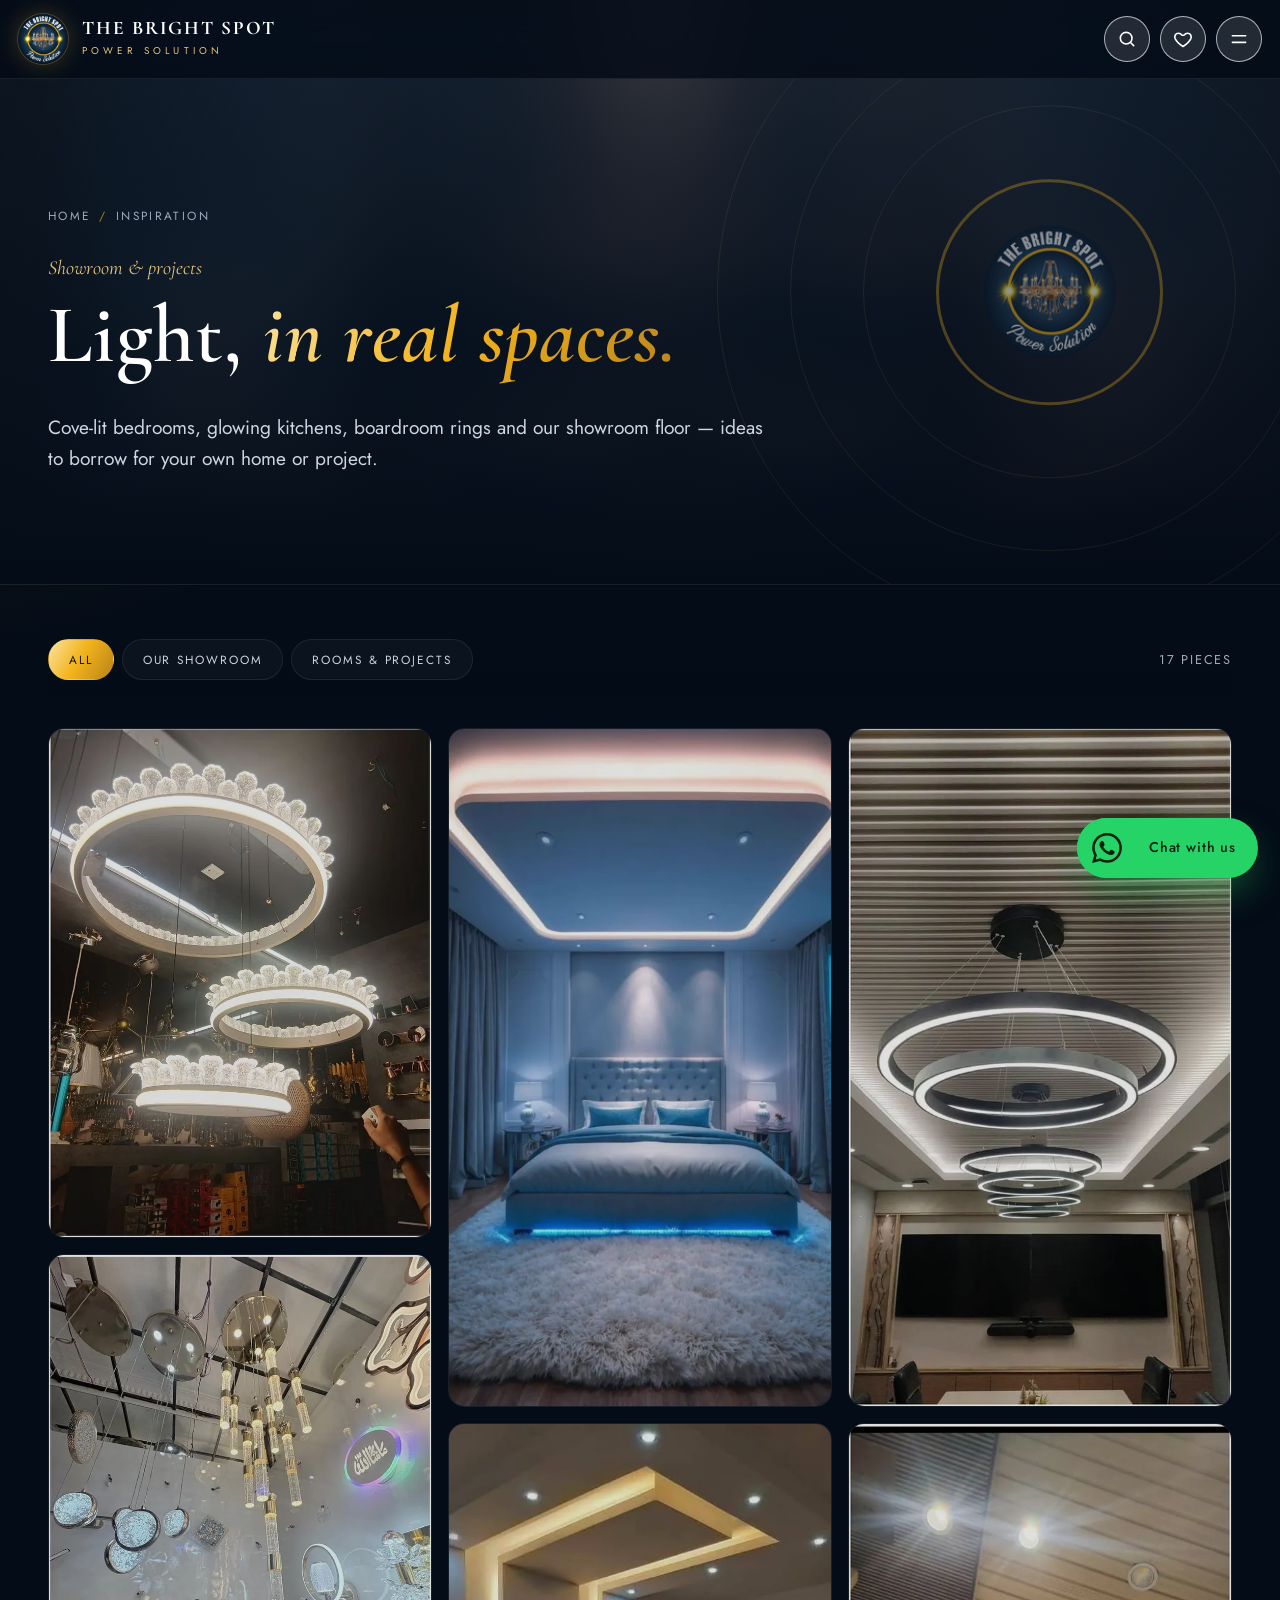
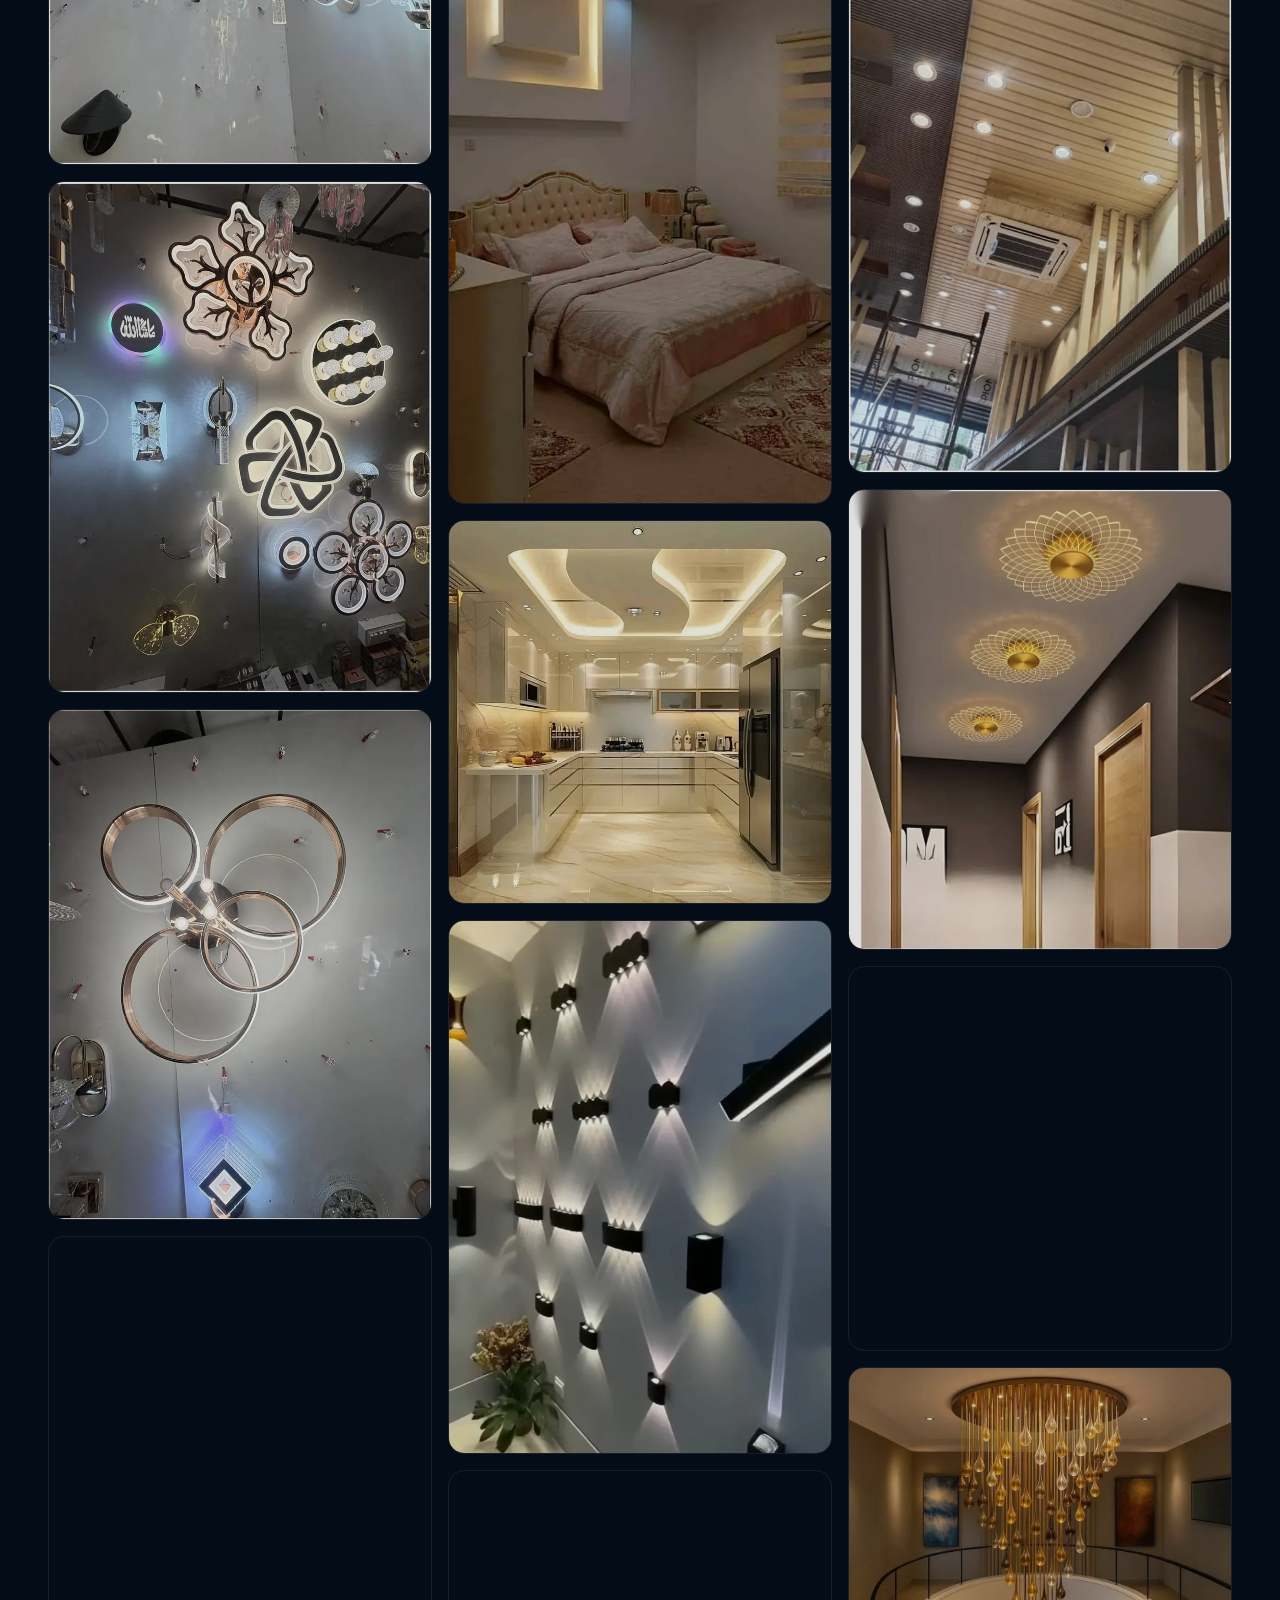
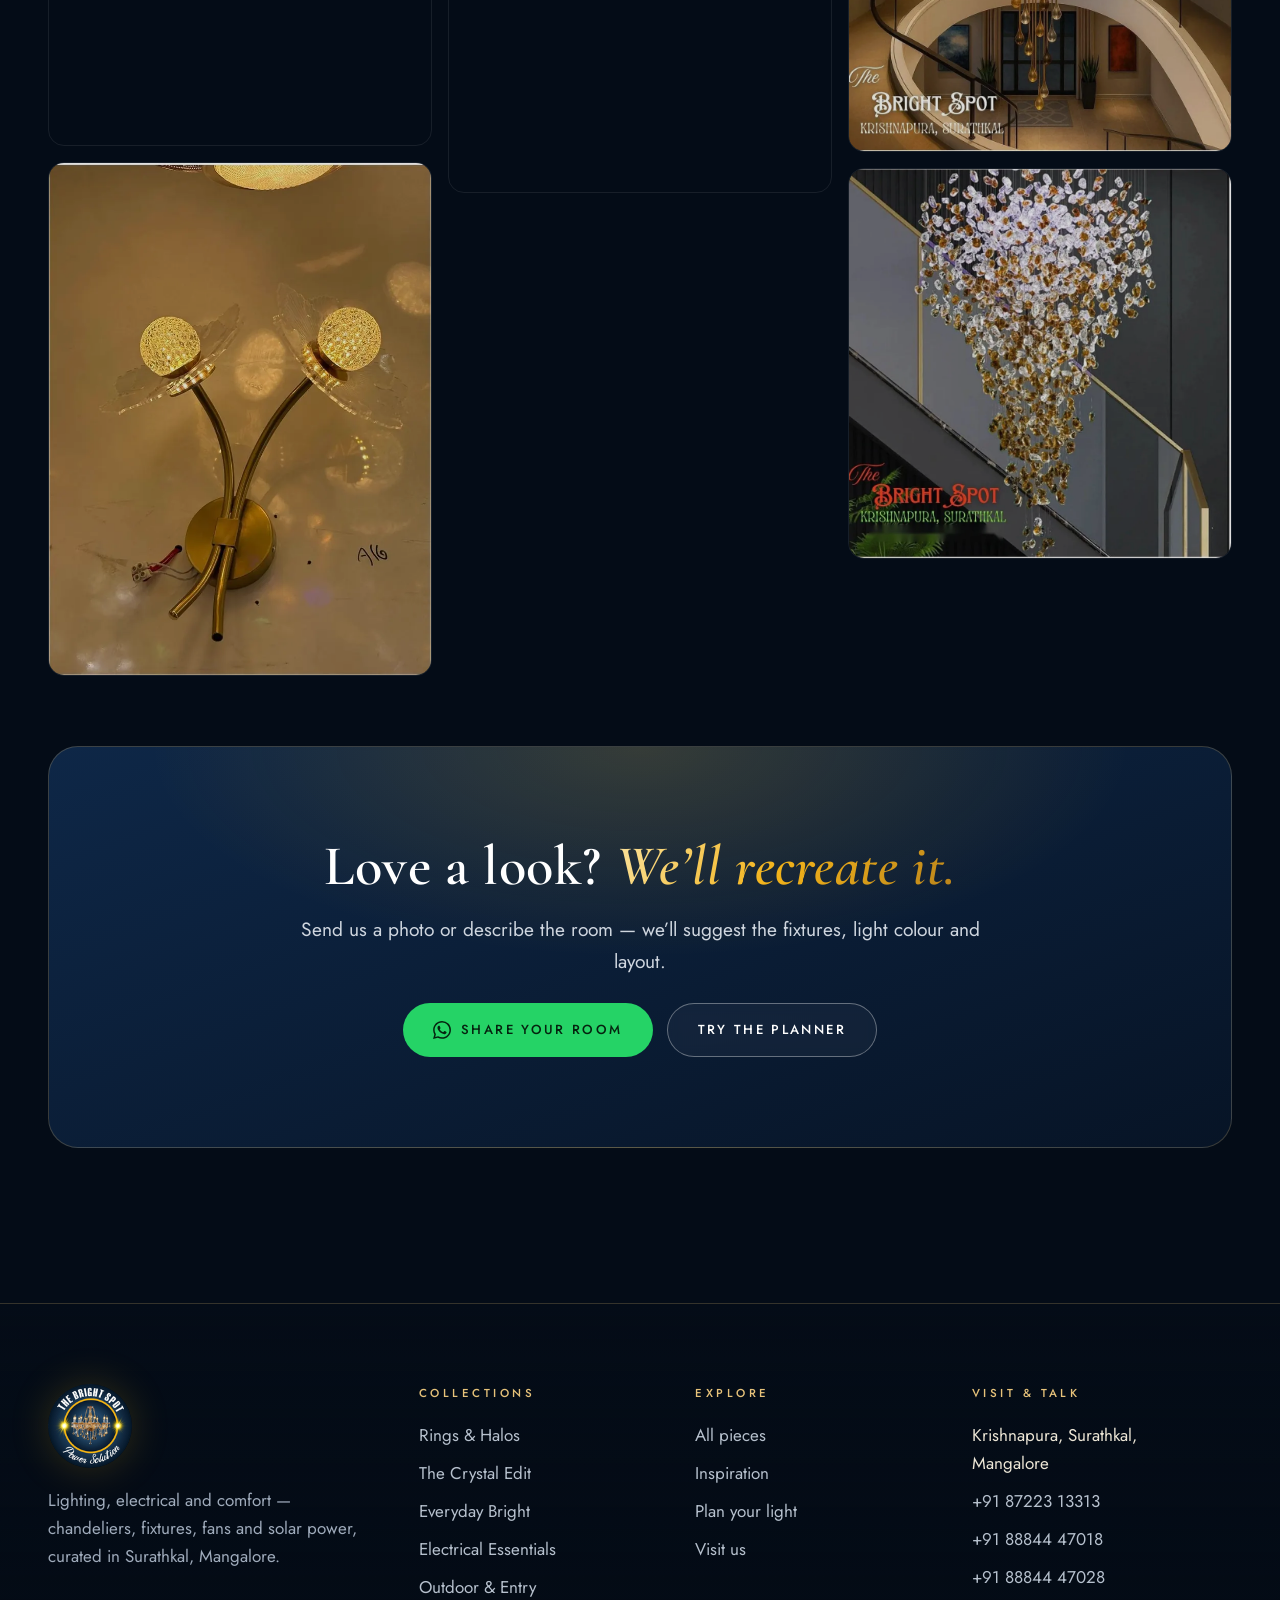
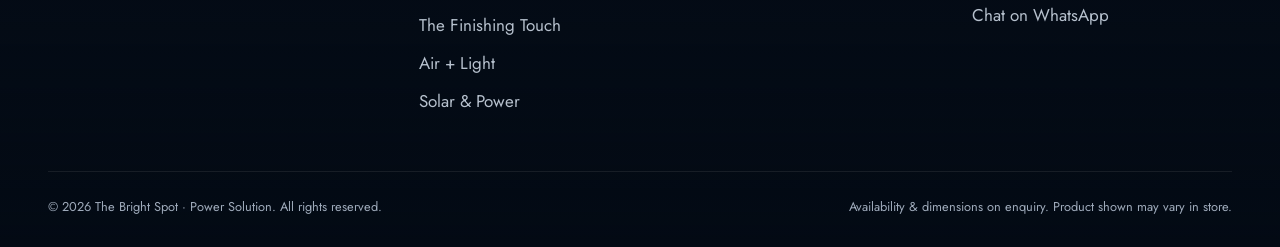
<file: inspiration.html>
<!doctype html><html lang="en"><head><meta charset="utf-8"><meta name="viewport" content="width=device-width,initial-scale=1,viewport-fit=cover"><title>Inspiration Gallery — Lighting in Real Spaces | The Bright Spot</title><meta name="description" content="Room scenes, installed projects and showroom views from The Bright Spot, Surathkal, Mangalore. Get ideas for cove lighting, chandeliers, track lights and more."><meta name="theme-color" content="#040c17"><meta property="og:type" content="website"><meta property="og:title" content="Inspiration Gallery — Lighting in Real Spaces | The Bright Spot"><meta property="og:description" content="Room scenes, installed projects and showroom views from The Bright Spot, Surathkal, Mangalore. Get ideas for cove lighting, chandeliers, track lights and more."><meta property="og:image" content="assets/img/og-image.jpg"><meta name="twitter:card" content="summary_large_image"><link rel="icon" type="image/png" href="assets/img/favicon-64.png"><link rel="apple-touch-icon" href="assets/img/apple-touch-icon.png"><link rel="preconnect" href="https://fonts.googleapis.com"><link rel="preconnect" href="https://fonts.gstatic.com" crossorigin><link href="https://fonts.googleapis.com/css2?family=Cormorant+Garamond:ital,wght@0,500;0,600;0,700;1,500;1,600&family=Jost:wght@300;400;500&display=swap" rel="stylesheet"><link rel="stylesheet" href="assets/css/style.css"><script type="application/ld+json">{"@context": "https://schema.org", "@type": "HomeGoodsStore", "name": "The Bright Spot \u2014 Power Solution", "image": "assets/img/og-image.jpg", "telephone": ["+91 87223 13313", "+91 88844 47018", "+91 88844 47028"], "address": {"@type": "PostalAddress", "streetAddress": "Krishnapura, Surathkal", "addressLocality": "Mangalore", "addressRegion": "Karnataka", "addressCountry": "IN"}, "description": "Room scenes, installed projects and showroom views from The Bright Spot, Surathkal, Mangalore. Get ideas for cove lighting, chandeliers, track lights and more."}</script></head><body><a class="skip" href="#main">Skip to content</a><div class="scrim" id="scrim" data-close-drawer></div><aside class="drawer" id="drawer" aria-label="My enquiry list"><div class="dr-head"><h3>My enquiry list</h3><button class="icon-btn" data-close-drawer aria-label="Close"><svg viewBox="0 0 24 24" fill="none" stroke="currentColor" stroke-width="1.8"><path d="M6 6l12 12M18 6 6 18"/></svg></button></div><div class="dr-body"></div><div class="dr-foot"><a class="btn btn-wa" id="send-list" href="#" target="_blank" rel="noopener"><svg viewBox="0 0 24 24" fill="currentColor" aria-hidden="true"><path d="M17.47 14.38c-.3-.15-1.76-.87-2.03-.97-.27-.1-.47-.15-.67.15-.2.3-.77.97-.94 1.16-.17.2-.35.22-.64.07-.3-.15-1.26-.46-2.4-1.48-.89-.8-1.49-1.77-1.66-2.07-.17-.3-.02-.46.13-.61.14-.13.3-.35.45-.52.15-.18.2-.3.3-.5.1-.2.05-.38-.02-.52-.08-.15-.67-1.62-.92-2.21-.24-.58-.49-.5-.67-.51h-.57c-.2 0-.52.07-.8.37-.27.3-1.04 1.02-1.04 2.48s1.07 2.87 1.22 3.07c.15.2 2.1 3.2 5.08 4.48.7.3 1.26.49 1.7.63.72.23 1.36.2 1.87.12.57-.09 1.76-.72 2-1.41.25-.7.25-1.29.17-1.41-.07-.12-.27-.2-.57-.35M12.05 21.78h-.01a9.87 9.87 0 0 1-5.03-1.38l-.36-.21-3.74.98 1-3.65-.24-.37a9.86 9.86 0 0 1-1.51-5.26c0-5.45 4.44-9.88 9.89-9.88 2.64 0 5.12 1.03 6.99 2.9a9.83 9.83 0 0 1 2.89 6.99c0 5.45-4.44 9.88-9.88 9.88M20.46 3.49A11.8 11.8 0 0 0 12.05 0C5.5 0 .16 5.34.16 11.89c0 2.1.55 4.14 1.59 5.95L.06 24l6.3-1.65a11.9 11.9 0 0 0 5.69 1.45c6.55 0 11.89-5.34 11.89-11.89 0-3.18-1.24-6.17-3.48-8.42"/></svg> Send list on WhatsApp</a><button class="clear" id="clear-list">Clear list</button></div></aside><div class="lb" id="lb" role="dialog" aria-modal="true" aria-label="Product view"><div class="lb-count" id="lb-count"></div><button class="lb-btn lb-close" aria-label="Close"><svg viewBox="0 0 24 24" fill="none" stroke="currentColor" stroke-width="1.8"><path d="M6 6l12 12M18 6 6 18"/></svg></button><div class="lb-stage"><button class="lb-btn lb-prev" aria-label="Previous"><svg viewBox="0 0 24 24" fill="none" stroke="currentColor" stroke-width="1.8"><path d="m15 5-7 7 7 7"/></svg></button><img id="lb-img" alt=""><button class="lb-btn lb-next" aria-label="Next"><svg viewBox="0 0 24 24" fill="none" stroke="currentColor" stroke-width="1.8"><path d="m9 5 7 7-7 7"/></svg></button></div><div class="lb-side"><span class="tag" id="lb-tag"></span><h3 id="lb-title"></h3><p id="lb-desc"></p><p><a class="link-arrow" id="lb-cat" href="#"></a></p><div class="row"><a class="btn btn-wa" id="lb-wa" href="#" target="_blank" rel="noopener"><svg viewBox="0 0 24 24" fill="currentColor" aria-hidden="true"><path d="M17.47 14.38c-.3-.15-1.76-.87-2.03-.97-.27-.1-.47-.15-.67.15-.2.3-.77.97-.94 1.16-.17.2-.35.22-.64.07-.3-.15-1.26-.46-2.4-1.48-.89-.8-1.49-1.77-1.66-2.07-.17-.3-.02-.46.13-.61.14-.13.3-.35.45-.52.15-.18.2-.3.3-.5.1-.2.05-.38-.02-.52-.08-.15-.67-1.62-.92-2.21-.24-.58-.49-.5-.67-.51h-.57c-.2 0-.52.07-.8.37-.27.3-1.04 1.02-1.04 2.48s1.07 2.87 1.22 3.07c.15.2 2.1 3.2 5.08 4.48.7.3 1.26.49 1.7.63.72.23 1.36.2 1.87.12.57-.09 1.76-.72 2-1.41.25-.7.25-1.29.17-1.41-.07-.12-.27-.2-.57-.35M12.05 21.78h-.01a9.87 9.87 0 0 1-5.03-1.38l-.36-.21-3.74.98 1-3.65-.24-.37a9.86 9.86 0 0 1-1.51-5.26c0-5.45 4.44-9.88 9.89-9.88 2.64 0 5.12 1.03 6.99 2.9a9.83 9.83 0 0 1 2.89 6.99c0 5.45-4.44 9.88-9.88 9.88M20.46 3.49A11.8 11.8 0 0 0 12.05 0C5.5 0 .16 5.34.16 11.89c0 2.1.55 4.14 1.59 5.95L.06 24l6.3-1.65a11.9 11.9 0 0 0 5.69 1.45c6.55 0 11.89-5.34 11.89-11.89 0-3.18-1.24-6.17-3.48-8.42"/></svg> Enquire on WhatsApp</a><button class="btn btn-ghost" id="lb-save" aria-pressed="false"><svg style="width:18px;height:18px;fill:none;stroke:currentColor;stroke-width:1.7" viewBox="0 0 24 24"><path d="M12 21s-7-4.6-9.3-9.2C1.2 8.6 3 5 6.5 5c2 0 3.4 1.1 4.2 2.4h2.6C14.1 6.1 15.5 5 17.5 5 21 5 22.8 8.6 21.3 11.8 19 16.4 12 21 12 21z"/></svg><span>Save to list</span></button></div><p class="hint" style="margin-top:14px">Availability, sizes and finishes confirmed by our team.</p></div></div><div class="fab"><button class="totop" aria-label="Back to top"><svg viewBox="0 0 24 24" fill="none" stroke="currentColor" stroke-width="1.8"><path d="m5 15 7-7 7 7"/></svg></button><a class="fab-wa" href="https://wa.me/918722313313?text=Hello%20The%20Bright%20Spot%21%20I%20found%20your%20website%20and%20would%20like%20some%20help%20choosing%20lighting." target="_blank" rel="noopener" aria-label="Chat with The Bright Spot on WhatsApp"><span class="ic"><svg viewBox="0 0 24 24" fill="currentColor" aria-hidden="true"><path d="M17.47 14.38c-.3-.15-1.76-.87-2.03-.97-.27-.1-.47-.15-.67.15-.2.3-.77.97-.94 1.16-.17.2-.35.22-.64.07-.3-.15-1.26-.46-2.4-1.48-.89-.8-1.49-1.77-1.66-2.07-.17-.3-.02-.46.13-.61.14-.13.3-.35.45-.52.15-.18.2-.3.3-.5.1-.2.05-.38-.02-.52-.08-.15-.67-1.62-.92-2.21-.24-.58-.49-.5-.67-.51h-.57c-.2 0-.52.07-.8.37-.27.3-1.04 1.02-1.04 2.48s1.07 2.87 1.22 3.07c.15.2 2.1 3.2 5.08 4.48.7.3 1.26.49 1.7.63.72.23 1.36.2 1.87.12.57-.09 1.76-.72 2-1.41.25-.7.25-1.29.17-1.41-.07-.12-.27-.2-.57-.35M12.05 21.78h-.01a9.87 9.87 0 0 1-5.03-1.38l-.36-.21-3.74.98 1-3.65-.24-.37a9.86 9.86 0 0 1-1.51-5.26c0-5.45 4.44-9.88 9.89-9.88 2.64 0 5.12 1.03 6.99 2.9a9.83 9.83 0 0 1 2.89 6.99c0 5.45-4.44 9.88-9.88 9.88M20.46 3.49A11.8 11.8 0 0 0 12.05 0C5.5 0 .16 5.34.16 11.89c0 2.1.55 4.14 1.59 5.95L.06 24l6.3-1.65a11.9 11.9 0 0 0 5.69 1.45c6.55 0 11.89-5.34 11.89-11.89 0-3.18-1.24-6.17-3.48-8.42"/></svg></span><span>Chat with us</span></a></div><div class="toast" id="toast" role="status" aria-live="polite"></div><header class="site-header inner"><div class="wrap nav"><a class="brand" href="index.html" aria-label="The Bright Spot — home"><img src="assets/img/logo-sm.png" width="50" height="50" alt=""><span><b>THE BRIGHT SPOT</b><small>Power Solution</small></span></a><ul class="menu" id="menu"><li><a href="index.html">Home</a></li><li class="has-drop"><button aria-expanded="false" aria-haspopup="true">Collections</button><div class="drop"><a href="rings-halos.html"><img src="assets/img/p02.webp" alt="" width="54" height="54" loading="lazy"><div><span>Rings &amp; Halos</span><em>The Modern</em></div></a><a href="crystal-edit.html"><img src="assets/img/p14.webp" alt="" width="54" height="54" loading="lazy"><div><span>The Crystal Edit</span><em>The Statement</em></div></a><a href="everyday-bright.html"><img src="assets/img/p38.webp" alt="" width="54" height="54" loading="lazy"><div><span>Everyday Bright</span><em>The Everyday</em></div></a><a href="electrical-essentials.html"><img src="assets/img/p71.webp" alt="" width="54" height="54" loading="lazy"><div><span>Electrical Essentials</span><em>The Foundation</em></div></a><a href="outdoor-entry.html"><img src="assets/img/p47.webp" alt="" width="54" height="54" loading="lazy"><div><span>Outdoor &amp; Entry</span><em>The Welcome</em></div></a><a href="finishing-touch.html"><img src="assets/img/p73.webp" alt="" width="54" height="54" loading="lazy"><div><span>The Finishing Touch</span><em>The Finish</em></div></a><a href="air-light.html"><img src="assets/img/p62.webp" alt="" width="54" height="54" loading="lazy"><div><span>Air + Light</span><em>The Comfort</em></div></a><a href="solar-power.html"><img src="assets/img/p79.webp" alt="" width="54" height="54" loading="lazy"><div><span>Solar &amp; Power</span><em>The Power</em></div></a><a href="collection.html" style="grid-column:1/-1;justify-content:center"><span style="font-size:.9rem;letter-spacing:.2em;text-transform:uppercase;font-family:var(--sans);color:var(--gold-2)">Browse every piece →</span></a></div></li><li><a href="inspiration.html" aria-current="page">Inspiration</a></li><li><a href="plan-your-light.html">Plan Your Light</a></li><li><a href="visit.html">Visit Us</a></li></ul><div class="nav-tools"><a class="icon-btn" href="collection.html" aria-label="Search all pieces"><svg viewBox="0 0 24 24" fill="none" stroke="currentColor" stroke-width="1.8"><circle cx="11" cy="11" r="7"/><path d="m20 20-3.5-3.5"/></svg></a><button class="icon-btn" data-list aria-label="Open my enquiry list"><svg viewBox="0 0 24 24"><path d="M12 21s-7-4.6-9.3-9.2C1.2 8.6 3 5 6.5 5c2 0 3.4 1.1 4.2 2.4h2.6C14.1 6.1 15.5 5 17.5 5 21 5 22.8 8.6 21.3 11.8 19 16.4 12 21 12 21z"/></svg><span class="badge" aria-hidden="true">0</span></button><a class="btn btn-wa btn-sm nav-cta" href="https://wa.me/918722313313?text=Hello%20The%20Bright%20Spot%21%20I%20found%20your%20website%20and%20would%20like%20some%20help%20choosing%20lighting." target="_blank" rel="noopener"><svg viewBox="0 0 24 24" fill="currentColor" aria-hidden="true"><path d="M17.47 14.38c-.3-.15-1.76-.87-2.03-.97-.27-.1-.47-.15-.67.15-.2.3-.77.97-.94 1.16-.17.2-.35.22-.64.07-.3-.15-1.26-.46-2.4-1.48-.89-.8-1.49-1.77-1.66-2.07-.17-.3-.02-.46.13-.61.14-.13.3-.35.45-.52.15-.18.2-.3.3-.5.1-.2.05-.38-.02-.52-.08-.15-.67-1.62-.92-2.21-.24-.58-.49-.5-.67-.51h-.57c-.2 0-.52.07-.8.37-.27.3-1.04 1.02-1.04 2.48s1.07 2.87 1.22 3.07c.15.2 2.1 3.2 5.08 4.48.7.3 1.26.49 1.7.63.72.23 1.36.2 1.87.12.57-.09 1.76-.72 2-1.41.25-.7.25-1.29.17-1.41-.07-.12-.27-.2-.57-.35M12.05 21.78h-.01a9.87 9.87 0 0 1-5.03-1.38l-.36-.21-3.74.98 1-3.65-.24-.37a9.86 9.86 0 0 1-1.51-5.26c0-5.45 4.44-9.88 9.89-9.88 2.64 0 5.12 1.03 6.99 2.9a9.83 9.83 0 0 1 2.89 6.99c0 5.45-4.44 9.88-9.88 9.88M20.46 3.49A11.8 11.8 0 0 0 12.05 0C5.5 0 .16 5.34.16 11.89c0 2.1.55 4.14 1.59 5.95L.06 24l6.3-1.65a11.9 11.9 0 0 0 5.69 1.45c6.55 0 11.89-5.34 11.89-11.89 0-3.18-1.24-6.17-3.48-8.42"/></svg> WhatsApp</a><button class="icon-btn burger" aria-label="Menu" aria-expanded="false" aria-controls="menu"><svg viewBox="0 0 24 24" fill="none" stroke="currentColor" stroke-width="1.8"><path d="M4 8h16M4 16h16"/></svg></button></div></div></header><main id="main"><section class="phero"><div class="bgimg"><img src="assets/img/p73.webp" alt=""></div><div class="rings-deco" aria-hidden="true"><i></i><i></i><i></i><i></i><img src="assets/img/logo-sm.png" alt=""></div><div class="wrap"><div class="crumbs"><a href="index.html">Home</a><span>/</span>Inspiration</div><span class="chapter">Showroom &amp; projects</span><h1>Light, <span class="gold">in real spaces.</span></h1><p class="lead">Cove-lit bedrooms, glowing kitchens, boardroom rings and our showroom floor — ideas to borrow for your own home or project.</p></div></section><section class="section" style="padding-top:40px"><div class="wrap"><div class="toolbar"><div class="chips"><button class="chip" data-f="all" aria-pressed="true">All</button><button class="chip" data-f="showroom" aria-pressed="false">Our showroom</button><button class="chip" data-f="rooms" aria-pressed="false">Rooms &amp; projects</button></div><span class="count" id="count"></span></div><div class="mosaic" data-filterable="sub" data-scope><figure class="shot rv" data-id="11" data-sub="showroom" data-open style="margin-left:0;margin-right:0;margin-top:0"><img src="assets/img/p11.webp" width="753" height="1000" alt="Crystal Petal Rings" loading="lazy" decoding="async"><span class="cap"><small>Showroom view · Three LED rings</small>Crystal Petal Rings</span></figure><figure class="shot rv" data-id="56" data-sub="showroom" data-open style="margin-left:0;margin-right:0;margin-top:0"><img src="assets/img/p56.webp" width="750" height="1000" alt="Light in the Room" loading="lazy" decoding="async"><span class="cap"><small>Showroom view</small>Light in the Room</span></figure><figure class="shot rv" data-id="57" data-sub="showroom" data-open style="margin-left:0;margin-right:0;margin-top:0"><img src="assets/img/p57.webp" width="749" height="1000" alt="The Decorative Wall" loading="lazy" decoding="async"><span class="cap"><small>Showroom wall</small>The Decorative Wall</span></figure><figure class="shot rv" data-id="58" data-sub="showroom" data-open style="margin-left:0;margin-right:0;margin-top:0"><img src="assets/img/p58.webp" width="750" height="1000" alt="Interlocking Rings" loading="lazy" decoding="async"><span class="cap"><small>Ceiling light</small>Interlocking Rings</span></figure><figure class="shot rv" data-id="59" data-sub="showroom" data-open style="margin-left:0;margin-right:0;margin-top:0"><img src="assets/img/p59.webp" width="752" height="1000" alt="The Showroom Corner" loading="lazy" decoding="async"><span class="cap"><small>Floor lamps · Wall lights</small>The Showroom Corner</span></figure><figure class="shot rv" data-id="54" data-sub="showroom" data-open style="margin-left:0;margin-right:0;margin-top:0"><img src="assets/img/p54.webp" width="747" height="1000" alt="Twin Crystal-Globe Wall Light" loading="lazy" decoding="async"><span class="cap"><small>Gold finish</small>Twin Crystal-Globe Wall Light</span></figure><figure class="shot rv" data-id="73" data-sub="rooms" data-open style="margin-left:0;margin-right:0;margin-top:0"><img src="assets/img/p73.webp" width="565" height="1000" alt="Blue-Hour Bedroom" loading="lazy" decoding="async"><span class="cap"><small>Room scene · Cove + bed strip</small>Blue-Hour Bedroom</span></figure><figure class="shot rv" data-id="74" data-sub="rooms" data-open style="margin-left:0;margin-right:0;margin-top:0"><img src="assets/img/p74.webp" width="540" height="960" alt="Cove-Lit Bedroom" loading="lazy" decoding="async"><span class="cap"><small>Room scene · Cove + spots</small>Cove-Lit Bedroom</span></figure><figure class="shot rv" data-id="75" data-sub="rooms" data-open style="margin-left:0;margin-right:0;margin-top:0"><img src="assets/img/p75.webp" width="720" height="720" alt="Cove-Lit Kitchen" loading="lazy" decoding="async"><span class="cap"><small>Room scene · Cove + under-cabinet</small>Cove-Lit Kitchen</span></figure><figure class="shot rv" data-id="72" data-sub="rooms" data-open style="margin-left:0;margin-right:0;margin-top:0"><img src="assets/img/p72.webp" width="718" height="1000" alt="Up-Down Wall Lights" loading="lazy" decoding="async"><span class="cap"><small>Wall lights · Black</small>Up-Down Wall Lights</span></figure><figure class="shot rv" data-id="38" data-sub="rooms" data-open style="margin-left:0;margin-right:0;margin-top:0"><img src="assets/img/p38.webp" width="1000" height="841" alt="Track Lights in Context" loading="lazy" decoding="async"><span class="cap"><small>Wall washing</small>Track Lights in Context</span></figure><figure class="shot rv" data-id="61" data-sub="rooms" data-open style="margin-left:0;margin-right:0;margin-top:0"><img src="assets/img/p61.webp" width="565" height="1000" alt="Boardroom Rings" loading="lazy" decoding="async"><span class="cap"><small>Installed project</small>Boardroom Rings</span></figure><figure class="shot rv" data-id="60" data-sub="rooms" data-open style="margin-left:0;margin-right:0;margin-top:0"><img src="assets/img/p60.webp" width="589" height="1000" alt="Recessed Lighting, Installed" loading="lazy" decoding="async"><span class="cap"><small>Project view</small>Recessed Lighting, Installed</span></figure><figure class="shot rv" data-id="55" data-sub="rooms" data-open style="margin-left:0;margin-right:0;margin-top:0"><img src="assets/img/p55.webp" width="833" height="1000" alt="Lotus Corridor Lights" loading="lazy" decoding="async"><span class="cap"><small>Ceiling flush</small>Lotus Corridor Lights</span></figure><figure class="shot rv" data-id="52" data-sub="rooms" data-open style="margin-left:0;margin-right:0;margin-top:0"><img src="assets/img/p52.webp" width="996" height="1000" alt="Woven Pendant" loading="lazy" decoding="async"><span class="cap"><small>Statement pendant</small>Woven Pendant</span></figure><figure class="shot rv" data-id="21" data-sub="rooms" data-open style="margin-left:0;margin-right:0;margin-top:0"><img src="assets/img/p21.webp" width="998" height="1000" alt="Amber Teardrops" loading="lazy" decoding="async"><span class="cap"><small>Stairwell installation</small>Amber Teardrops</span></figure><figure class="shot rv" data-id="13" data-sub="rooms" data-open style="margin-left:0;margin-right:0;margin-top:0"><img src="assets/img/p13.webp" width="982" height="1000" alt="The Crystal Cascade" loading="lazy" decoding="async"><span class="cap"><small>Amber and clear crystal stones</small>The Crystal Cascade</span></figure><div class="no-results"></div></div><div class="band rv" style="margin-top:70px"><h2>Love a look? <span class="gold">We’ll recreate it.</span></h2><p class="lead" style="margin-inline:auto">Send us a photo or describe the room — we’ll suggest the fixtures, light colour and layout.</p><div class="actions"><a class="btn btn-wa" href="https://wa.me/918722313313?text=Hello%20The%20Bright%20Spot%21%20I%20saw%20the%20Inspiration%20gallery%20on%20your%20website%20and%20would%20love%20help%20lighting%20my%20space." target="_blank" rel="noopener"><svg viewBox="0 0 24 24" fill="currentColor" aria-hidden="true"><path d="M17.47 14.38c-.3-.15-1.76-.87-2.03-.97-.27-.1-.47-.15-.67.15-.2.3-.77.97-.94 1.16-.17.2-.35.22-.64.07-.3-.15-1.26-.46-2.4-1.48-.89-.8-1.49-1.77-1.66-2.07-.17-.3-.02-.46.13-.61.14-.13.3-.35.45-.52.15-.18.2-.3.3-.5.1-.2.05-.38-.02-.52-.08-.15-.67-1.62-.92-2.21-.24-.58-.49-.5-.67-.51h-.57c-.2 0-.52.07-.8.37-.27.3-1.04 1.02-1.04 2.48s1.07 2.87 1.22 3.07c.15.2 2.1 3.2 5.08 4.48.7.3 1.26.49 1.7.63.72.23 1.36.2 1.87.12.57-.09 1.76-.72 2-1.41.25-.7.25-1.29.17-1.41-.07-.12-.27-.2-.57-.35M12.05 21.78h-.01a9.87 9.87 0 0 1-5.03-1.38l-.36-.21-3.74.98 1-3.65-.24-.37a9.86 9.86 0 0 1-1.51-5.26c0-5.45 4.44-9.88 9.89-9.88 2.64 0 5.12 1.03 6.99 2.9a9.83 9.83 0 0 1 2.89 6.99c0 5.45-4.44 9.88-9.88 9.88M20.46 3.49A11.8 11.8 0 0 0 12.05 0C5.5 0 .16 5.34.16 11.89c0 2.1.55 4.14 1.59 5.95L.06 24l6.3-1.65a11.9 11.9 0 0 0 5.69 1.45c6.55 0 11.89-5.34 11.89-11.89 0-3.18-1.24-6.17-3.48-8.42"/></svg> Share your room</a><a class="btn btn-ghost" href="plan-your-light.html">Try the planner</a></div></div></div></section></main><footer class="footer"><div class="wrap"><div class="f-grid"><div class="f-brand"><img src="assets/img/logo-sm.png" width="84" height="84" alt="The Bright Spot logo"><p>Lighting, electrical and comfort — chandeliers, fixtures, fans and solar power, curated in Surathkal, Mangalore.</p></div><div><h5>Collections</h5><ul><li><a href="rings-halos.html">Rings &amp; Halos</a></li><li><a href="crystal-edit.html">The Crystal Edit</a></li><li><a href="everyday-bright.html">Everyday Bright</a></li><li><a href="electrical-essentials.html">Electrical Essentials</a></li><li><a href="outdoor-entry.html">Outdoor &amp; Entry</a></li><li><a href="finishing-touch.html">The Finishing Touch</a></li><li><a href="air-light.html">Air + Light</a></li><li><a href="solar-power.html">Solar &amp; Power</a></li></ul></div><div><h5>Explore</h5><ul><li><a href="collection.html">All pieces</a></li><li><a href="inspiration.html">Inspiration</a></li><li><a href="plan-your-light.html">Plan your light</a></li><li><a href="visit.html">Visit us</a></li></ul></div><div><h5>Visit &amp; Talk</h5><ul><li>Krishnapura, Surathkal,<br>Mangalore</li><li><a href="tel:+918722313313">+91 87223 13313</a></li><li><a href="tel:+918884447018">+91 88844 47018</a></li><li><a href="tel:+918884447028">+91 88844 47028</a></li><li><a href="https://wa.me/918722313313?text=Hello%20The%20Bright%20Spot%21%20I%20found%20your%20website%20and%20would%20like%20some%20help%20choosing%20lighting." target="_blank" rel="noopener">Chat on WhatsApp</a></li></ul></div></div><div class="legal"><span>© <span id="yr">2026</span> The Bright Spot · Power Solution. All rights reserved.</span><span>Availability &amp; dimensions on enquiry. Product shown may vary in store.</span></div></div></footer><script src="assets/js/products.js"></script><script src="assets/js/main.js"></script></body></html>
</file>
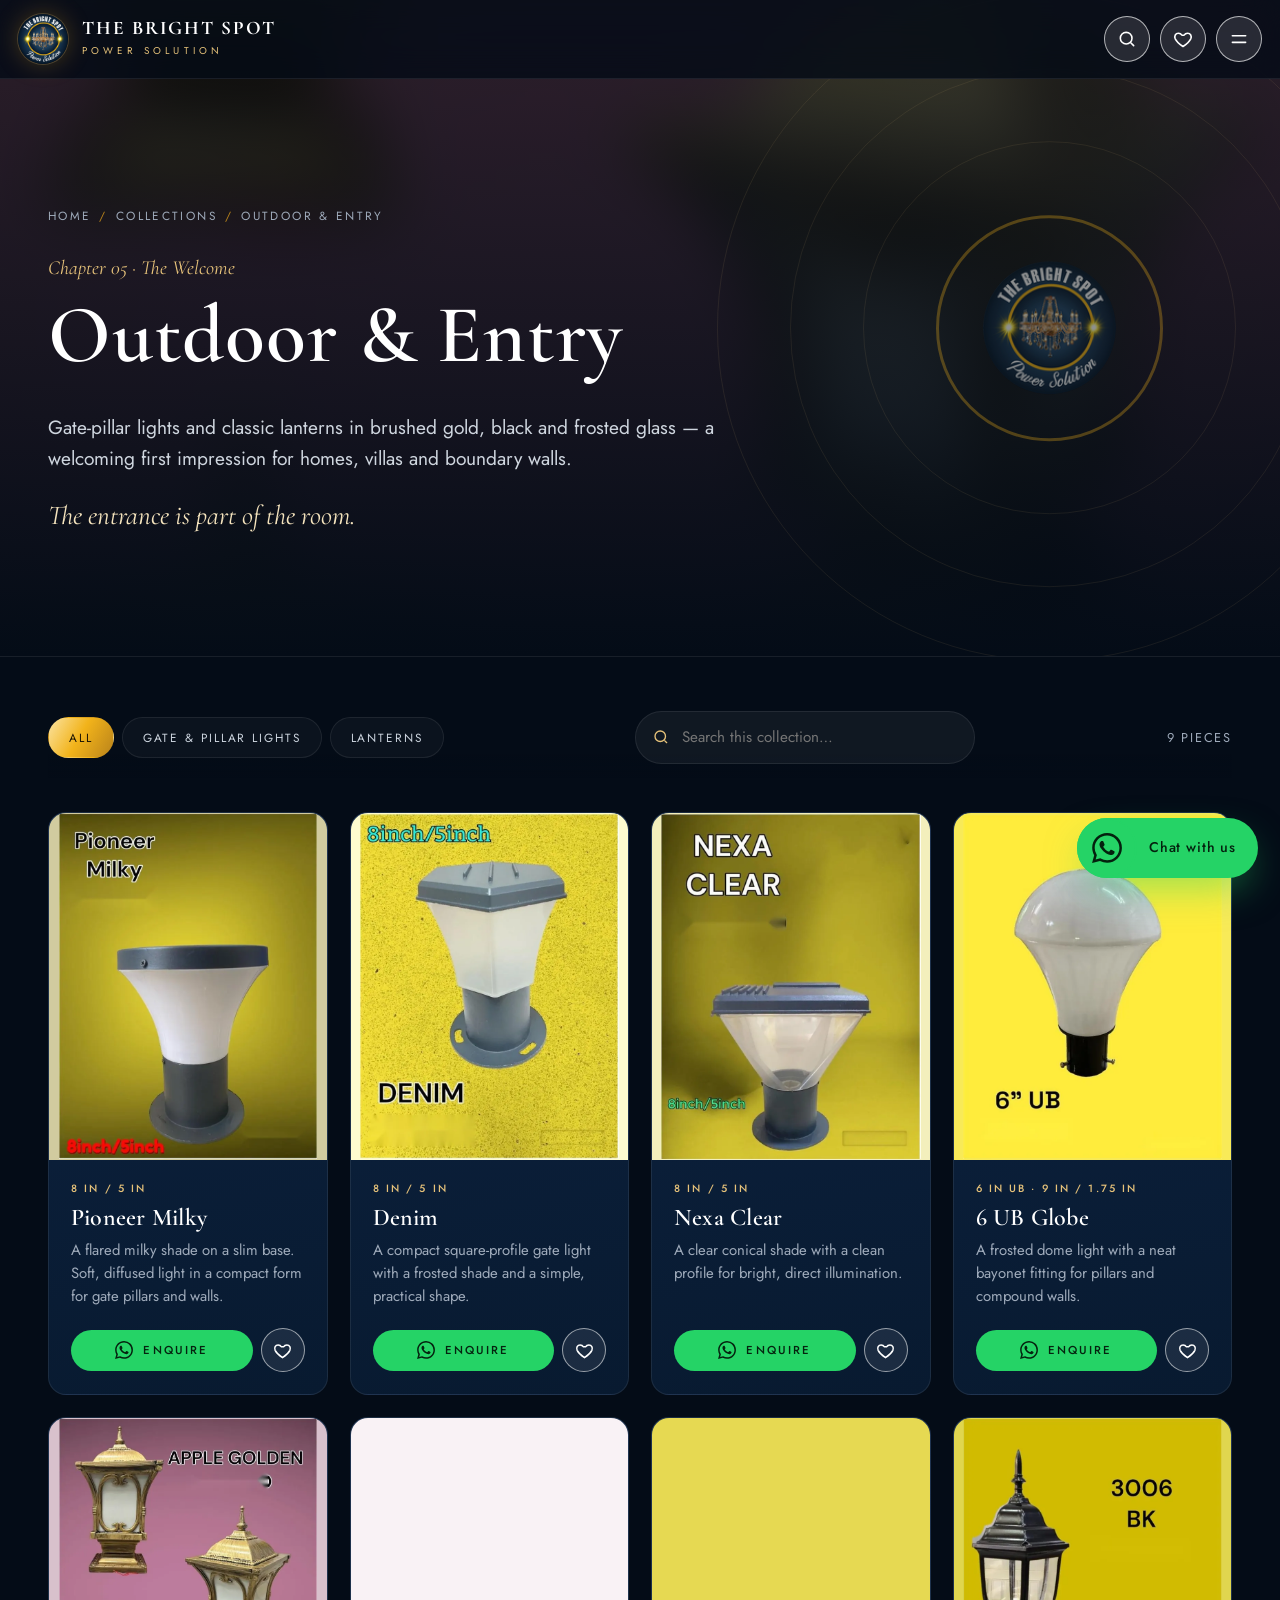
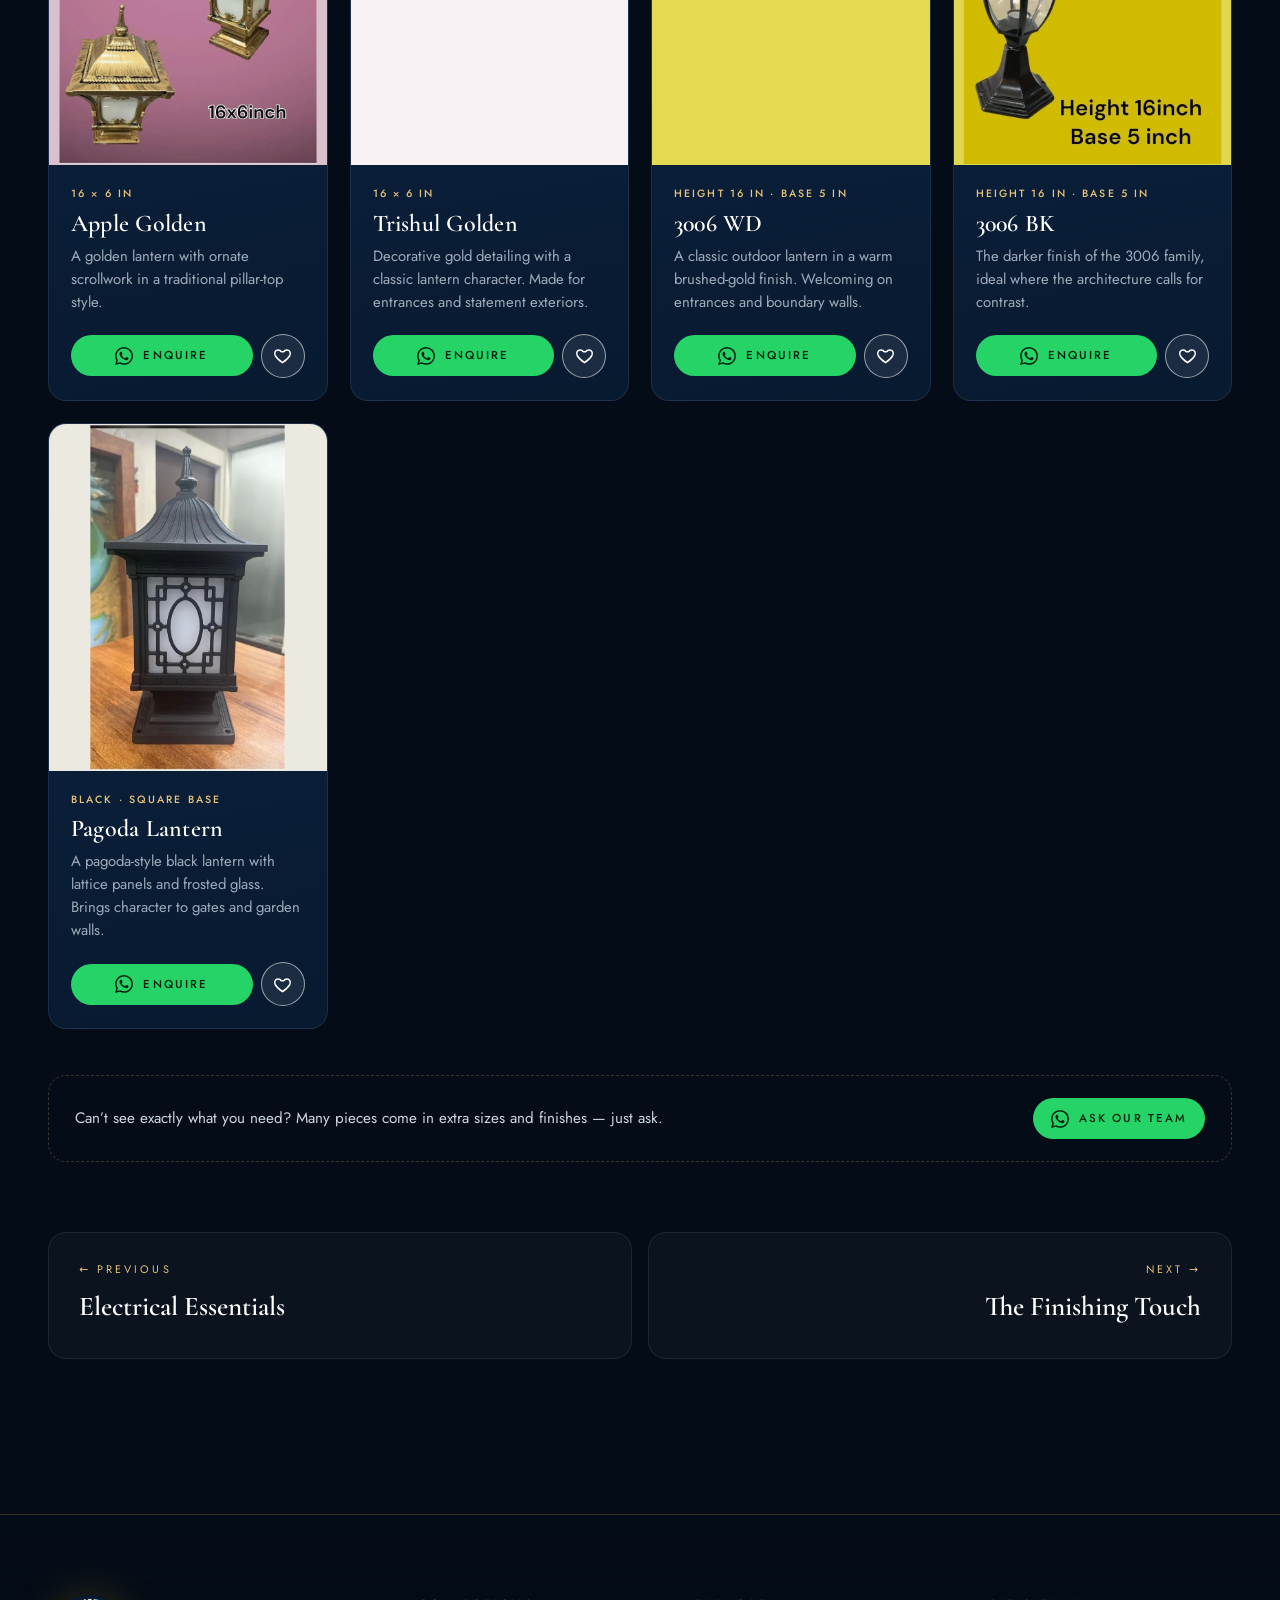
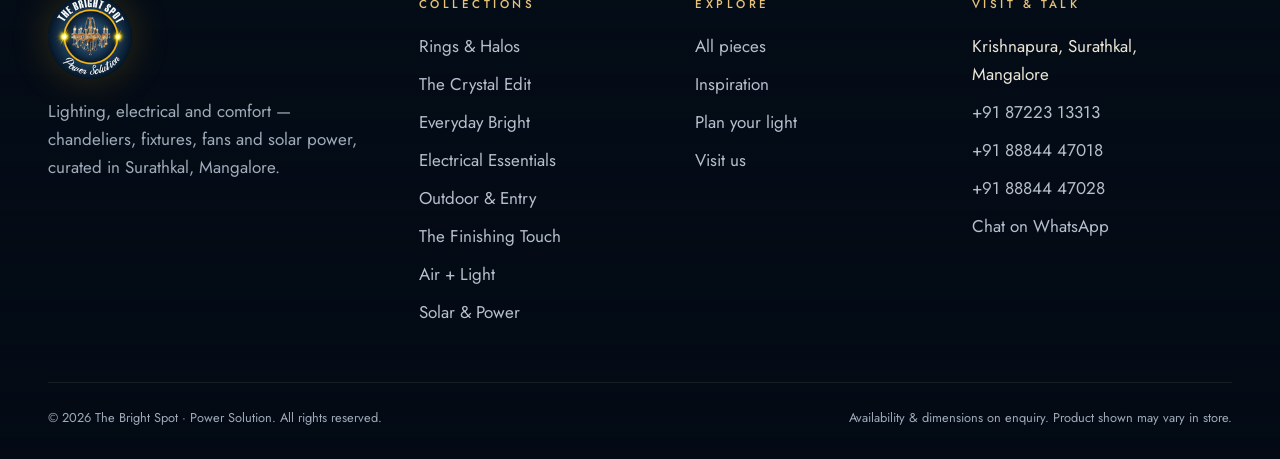
<file: outdoor-entry.html>
<!doctype html><html lang="en"><head><meta charset="utf-8"><meta name="viewport" content="width=device-width,initial-scale=1,viewport-fit=cover"><title>Outdoor &amp; Entry — The Welcome | The Bright Spot, Mangalore</title><meta name="description" content="Gate-pillar lights and classic lanterns in brushed gold, black and frosted glass — a welcoming first impression for homes, villas and boundary walls. The Bright Spot, Surathkal, Mangalore."><meta name="theme-color" content="#040c17"><meta property="og:type" content="website"><meta property="og:title" content="Outdoor &amp; Entry — The Welcome | The Bright Spot, Mangalore"><meta property="og:description" content="Gate-pillar lights and classic lanterns in brushed gold, black and frosted glass — a welcoming first impression for homes, villas and boundary walls. The Bright Spot, Surathkal, Mangalore."><meta property="og:image" content="assets/img/og-image.jpg"><meta name="twitter:card" content="summary_large_image"><link rel="icon" type="image/png" href="assets/img/favicon-64.png"><link rel="apple-touch-icon" href="assets/img/apple-touch-icon.png"><link rel="preconnect" href="https://fonts.googleapis.com"><link rel="preconnect" href="https://fonts.gstatic.com" crossorigin><link href="https://fonts.googleapis.com/css2?family=Cormorant+Garamond:ital,wght@0,500;0,600;0,700;1,500;1,600&family=Jost:wght@300;400;500&display=swap" rel="stylesheet"><link rel="stylesheet" href="assets/css/style.css"><script type="application/ld+json">{"@context": "https://schema.org", "@type": "HomeGoodsStore", "name": "The Bright Spot \u2014 Power Solution", "image": "assets/img/og-image.jpg", "telephone": ["+91 87223 13313", "+91 88844 47018", "+91 88844 47028"], "address": {"@type": "PostalAddress", "streetAddress": "Krishnapura, Surathkal", "addressLocality": "Mangalore", "addressRegion": "Karnataka", "addressCountry": "IN"}, "description": "Gate-pillar lights and classic lanterns in brushed gold, black and frosted glass \u2014 a welcoming first impression for homes, villas and boundary walls. The Bright Spot, Surathkal, Mangalore."}</script></head><body><a class="skip" href="#main">Skip to content</a><div class="scrim" id="scrim" data-close-drawer></div><aside class="drawer" id="drawer" aria-label="My enquiry list"><div class="dr-head"><h3>My enquiry list</h3><button class="icon-btn" data-close-drawer aria-label="Close"><svg viewBox="0 0 24 24" fill="none" stroke="currentColor" stroke-width="1.8"><path d="M6 6l12 12M18 6 6 18"/></svg></button></div><div class="dr-body"></div><div class="dr-foot"><a class="btn btn-wa" id="send-list" href="#" target="_blank" rel="noopener"><svg viewBox="0 0 24 24" fill="currentColor" aria-hidden="true"><path d="M17.47 14.38c-.3-.15-1.76-.87-2.03-.97-.27-.1-.47-.15-.67.15-.2.3-.77.97-.94 1.16-.17.2-.35.22-.64.07-.3-.15-1.26-.46-2.4-1.48-.89-.8-1.49-1.77-1.66-2.07-.17-.3-.02-.46.13-.61.14-.13.3-.35.45-.52.15-.18.2-.3.3-.5.1-.2.05-.38-.02-.52-.08-.15-.67-1.62-.92-2.21-.24-.58-.49-.5-.67-.51h-.57c-.2 0-.52.07-.8.37-.27.3-1.04 1.02-1.04 2.48s1.07 2.87 1.22 3.07c.15.2 2.1 3.2 5.08 4.48.7.3 1.26.49 1.7.63.72.23 1.36.2 1.87.12.57-.09 1.76-.72 2-1.41.25-.7.25-1.29.17-1.41-.07-.12-.27-.2-.57-.35M12.05 21.78h-.01a9.87 9.87 0 0 1-5.03-1.38l-.36-.21-3.74.98 1-3.65-.24-.37a9.86 9.86 0 0 1-1.51-5.26c0-5.45 4.44-9.88 9.89-9.88 2.64 0 5.12 1.03 6.99 2.9a9.83 9.83 0 0 1 2.89 6.99c0 5.45-4.44 9.88-9.88 9.88M20.46 3.49A11.8 11.8 0 0 0 12.05 0C5.5 0 .16 5.34.16 11.89c0 2.1.55 4.14 1.59 5.95L.06 24l6.3-1.65a11.9 11.9 0 0 0 5.69 1.45c6.55 0 11.89-5.34 11.89-11.89 0-3.18-1.24-6.17-3.48-8.42"/></svg> Send list on WhatsApp</a><button class="clear" id="clear-list">Clear list</button></div></aside><div class="lb" id="lb" role="dialog" aria-modal="true" aria-label="Product view"><div class="lb-count" id="lb-count"></div><button class="lb-btn lb-close" aria-label="Close"><svg viewBox="0 0 24 24" fill="none" stroke="currentColor" stroke-width="1.8"><path d="M6 6l12 12M18 6 6 18"/></svg></button><div class="lb-stage"><button class="lb-btn lb-prev" aria-label="Previous"><svg viewBox="0 0 24 24" fill="none" stroke="currentColor" stroke-width="1.8"><path d="m15 5-7 7 7 7"/></svg></button><img id="lb-img" alt=""><button class="lb-btn lb-next" aria-label="Next"><svg viewBox="0 0 24 24" fill="none" stroke="currentColor" stroke-width="1.8"><path d="m9 5 7 7-7 7"/></svg></button></div><div class="lb-side"><span class="tag" id="lb-tag"></span><h3 id="lb-title"></h3><p id="lb-desc"></p><p><a class="link-arrow" id="lb-cat" href="#"></a></p><div class="row"><a class="btn btn-wa" id="lb-wa" href="#" target="_blank" rel="noopener"><svg viewBox="0 0 24 24" fill="currentColor" aria-hidden="true"><path d="M17.47 14.38c-.3-.15-1.76-.87-2.03-.97-.27-.1-.47-.15-.67.15-.2.3-.77.97-.94 1.16-.17.2-.35.22-.64.07-.3-.15-1.26-.46-2.4-1.48-.89-.8-1.49-1.77-1.66-2.07-.17-.3-.02-.46.13-.61.14-.13.3-.35.45-.52.15-.18.2-.3.3-.5.1-.2.05-.38-.02-.52-.08-.15-.67-1.62-.92-2.21-.24-.58-.49-.5-.67-.51h-.57c-.2 0-.52.07-.8.37-.27.3-1.04 1.02-1.04 2.48s1.07 2.87 1.22 3.07c.15.2 2.1 3.2 5.08 4.48.7.3 1.26.49 1.7.63.72.23 1.36.2 1.87.12.57-.09 1.76-.72 2-1.41.25-.7.25-1.29.17-1.41-.07-.12-.27-.2-.57-.35M12.05 21.78h-.01a9.87 9.87 0 0 1-5.03-1.38l-.36-.21-3.74.98 1-3.65-.24-.37a9.86 9.86 0 0 1-1.51-5.26c0-5.45 4.44-9.88 9.89-9.88 2.64 0 5.12 1.03 6.99 2.9a9.83 9.83 0 0 1 2.89 6.99c0 5.45-4.44 9.88-9.88 9.88M20.46 3.49A11.8 11.8 0 0 0 12.05 0C5.5 0 .16 5.34.16 11.89c0 2.1.55 4.14 1.59 5.95L.06 24l6.3-1.65a11.9 11.9 0 0 0 5.69 1.45c6.55 0 11.89-5.34 11.89-11.89 0-3.18-1.24-6.17-3.48-8.42"/></svg> Enquire on WhatsApp</a><button class="btn btn-ghost" id="lb-save" aria-pressed="false"><svg style="width:18px;height:18px;fill:none;stroke:currentColor;stroke-width:1.7" viewBox="0 0 24 24"><path d="M12 21s-7-4.6-9.3-9.2C1.2 8.6 3 5 6.5 5c2 0 3.4 1.1 4.2 2.4h2.6C14.1 6.1 15.5 5 17.5 5 21 5 22.8 8.6 21.3 11.8 19 16.4 12 21 12 21z"/></svg><span>Save to list</span></button></div><p class="hint" style="margin-top:14px">Availability, sizes and finishes confirmed by our team.</p></div></div><div class="fab"><button class="totop" aria-label="Back to top"><svg viewBox="0 0 24 24" fill="none" stroke="currentColor" stroke-width="1.8"><path d="m5 15 7-7 7 7"/></svg></button><a class="fab-wa" href="https://wa.me/918722313313?text=Hello%20The%20Bright%20Spot%21%20I%20found%20your%20website%20and%20would%20like%20some%20help%20choosing%20lighting." target="_blank" rel="noopener" aria-label="Chat with The Bright Spot on WhatsApp"><span class="ic"><svg viewBox="0 0 24 24" fill="currentColor" aria-hidden="true"><path d="M17.47 14.38c-.3-.15-1.76-.87-2.03-.97-.27-.1-.47-.15-.67.15-.2.3-.77.97-.94 1.16-.17.2-.35.22-.64.07-.3-.15-1.26-.46-2.4-1.48-.89-.8-1.49-1.77-1.66-2.07-.17-.3-.02-.46.13-.61.14-.13.3-.35.45-.52.15-.18.2-.3.3-.5.1-.2.05-.38-.02-.52-.08-.15-.67-1.62-.92-2.21-.24-.58-.49-.5-.67-.51h-.57c-.2 0-.52.07-.8.37-.27.3-1.04 1.02-1.04 2.48s1.07 2.87 1.22 3.07c.15.2 2.1 3.2 5.08 4.48.7.3 1.26.49 1.7.63.72.23 1.36.2 1.87.12.57-.09 1.76-.72 2-1.41.25-.7.25-1.29.17-1.41-.07-.12-.27-.2-.57-.35M12.05 21.78h-.01a9.87 9.87 0 0 1-5.03-1.38l-.36-.21-3.74.98 1-3.65-.24-.37a9.86 9.86 0 0 1-1.51-5.26c0-5.45 4.44-9.88 9.89-9.88 2.64 0 5.12 1.03 6.99 2.9a9.83 9.83 0 0 1 2.89 6.99c0 5.45-4.44 9.88-9.88 9.88M20.46 3.49A11.8 11.8 0 0 0 12.05 0C5.5 0 .16 5.34.16 11.89c0 2.1.55 4.14 1.59 5.95L.06 24l6.3-1.65a11.9 11.9 0 0 0 5.69 1.45c6.55 0 11.89-5.34 11.89-11.89 0-3.18-1.24-6.17-3.48-8.42"/></svg></span><span>Chat with us</span></a></div><div class="toast" id="toast" role="status" aria-live="polite"></div><header class="site-header inner"><div class="wrap nav"><a class="brand" href="index.html" aria-label="The Bright Spot — home"><img src="assets/img/logo-sm.png" width="50" height="50" alt=""><span><b>THE BRIGHT SPOT</b><small>Power Solution</small></span></a><ul class="menu" id="menu"><li><a href="index.html">Home</a></li><li class="has-drop"><button aria-expanded="false" aria-haspopup="true">Collections</button><div class="drop"><a href="rings-halos.html"><img src="assets/img/p02.webp" alt="" width="54" height="54" loading="lazy"><div><span>Rings &amp; Halos</span><em>The Modern</em></div></a><a href="crystal-edit.html"><img src="assets/img/p14.webp" alt="" width="54" height="54" loading="lazy"><div><span>The Crystal Edit</span><em>The Statement</em></div></a><a href="everyday-bright.html"><img src="assets/img/p38.webp" alt="" width="54" height="54" loading="lazy"><div><span>Everyday Bright</span><em>The Everyday</em></div></a><a href="electrical-essentials.html"><img src="assets/img/p71.webp" alt="" width="54" height="54" loading="lazy"><div><span>Electrical Essentials</span><em>The Foundation</em></div></a><a href="outdoor-entry.html"><img src="assets/img/p47.webp" alt="" width="54" height="54" loading="lazy"><div><span>Outdoor &amp; Entry</span><em>The Welcome</em></div></a><a href="finishing-touch.html"><img src="assets/img/p73.webp" alt="" width="54" height="54" loading="lazy"><div><span>The Finishing Touch</span><em>The Finish</em></div></a><a href="air-light.html"><img src="assets/img/p62.webp" alt="" width="54" height="54" loading="lazy"><div><span>Air + Light</span><em>The Comfort</em></div></a><a href="solar-power.html"><img src="assets/img/p79.webp" alt="" width="54" height="54" loading="lazy"><div><span>Solar &amp; Power</span><em>The Power</em></div></a><a href="collection.html" style="grid-column:1/-1;justify-content:center"><span style="font-size:.9rem;letter-spacing:.2em;text-transform:uppercase;font-family:var(--sans);color:var(--gold-2)">Browse every piece →</span></a></div></li><li><a href="inspiration.html">Inspiration</a></li><li><a href="plan-your-light.html">Plan Your Light</a></li><li><a href="visit.html">Visit Us</a></li></ul><div class="nav-tools"><a class="icon-btn" href="collection.html" aria-label="Search all pieces"><svg viewBox="0 0 24 24" fill="none" stroke="currentColor" stroke-width="1.8"><circle cx="11" cy="11" r="7"/><path d="m20 20-3.5-3.5"/></svg></a><button class="icon-btn" data-list aria-label="Open my enquiry list"><svg viewBox="0 0 24 24"><path d="M12 21s-7-4.6-9.3-9.2C1.2 8.6 3 5 6.5 5c2 0 3.4 1.1 4.2 2.4h2.6C14.1 6.1 15.5 5 17.5 5 21 5 22.8 8.6 21.3 11.8 19 16.4 12 21 12 21z"/></svg><span class="badge" aria-hidden="true">0</span></button><a class="btn btn-wa btn-sm nav-cta" href="https://wa.me/918722313313?text=Hello%20The%20Bright%20Spot%21%20I%20found%20your%20website%20and%20would%20like%20some%20help%20choosing%20lighting." target="_blank" rel="noopener"><svg viewBox="0 0 24 24" fill="currentColor" aria-hidden="true"><path d="M17.47 14.38c-.3-.15-1.76-.87-2.03-.97-.27-.1-.47-.15-.67.15-.2.3-.77.97-.94 1.16-.17.2-.35.22-.64.07-.3-.15-1.26-.46-2.4-1.48-.89-.8-1.49-1.77-1.66-2.07-.17-.3-.02-.46.13-.61.14-.13.3-.35.45-.52.15-.18.2-.3.3-.5.1-.2.05-.38-.02-.52-.08-.15-.67-1.62-.92-2.21-.24-.58-.49-.5-.67-.51h-.57c-.2 0-.52.07-.8.37-.27.3-1.04 1.02-1.04 2.48s1.07 2.87 1.22 3.07c.15.2 2.1 3.2 5.08 4.48.7.3 1.26.49 1.7.63.72.23 1.36.2 1.87.12.57-.09 1.76-.72 2-1.41.25-.7.25-1.29.17-1.41-.07-.12-.27-.2-.57-.35M12.05 21.78h-.01a9.87 9.87 0 0 1-5.03-1.38l-.36-.21-3.74.98 1-3.65-.24-.37a9.86 9.86 0 0 1-1.51-5.26c0-5.45 4.44-9.88 9.89-9.88 2.64 0 5.12 1.03 6.99 2.9a9.83 9.83 0 0 1 2.89 6.99c0 5.45-4.44 9.88-9.88 9.88M20.46 3.49A11.8 11.8 0 0 0 12.05 0C5.5 0 .16 5.34.16 11.89c0 2.1.55 4.14 1.59 5.95L.06 24l6.3-1.65a11.9 11.9 0 0 0 5.69 1.45c6.55 0 11.89-5.34 11.89-11.89 0-3.18-1.24-6.17-3.48-8.42"/></svg> WhatsApp</a><button class="icon-btn burger" aria-label="Menu" aria-expanded="false" aria-controls="menu"><svg viewBox="0 0 24 24" fill="none" stroke="currentColor" stroke-width="1.8"><path d="M4 8h16M4 16h16"/></svg></button></div></div></header><main id="main"><section class="phero"><div class="bgimg"><img src="assets/img/p47.webp" alt=""></div><div class="rings-deco" aria-hidden="true"><i></i><i></i><i></i><i></i><img src="assets/img/logo-sm.png" alt=""></div><div class="wrap"><div class="crumbs"><a href="index.html">Home</a><span>/</span><a href="collection.html">Collections</a><span>/</span>Outdoor &amp; Entry</div><span class="chapter">Chapter 05 · The Welcome</span><h1>Outdoor &amp; Entry</h1><p class="lead">Gate-pillar lights and classic lanterns in brushed gold, black and frosted glass — a welcoming first impression for homes, villas and boundary walls.</p><p class="line">The entrance is part of the room.</p></div></section><section class="section" style="padding-top:40px"><div class="wrap"><div class="toolbar"><div class="chips" role="group" aria-label="Filter"><button class="chip" data-f="all" aria-pressed="true">All</button><button class="chip" data-f="gate" aria-pressed="false">Gate &amp; pillar lights</button><button class="chip" data-f="lantern" aria-pressed="false">Lanterns</button></div><div class="search"><span><svg viewBox="0 0 24 24" fill="none" stroke="currentColor" stroke-width="1.8"><circle cx="11" cy="11" r="7"/><path d="m20 20-3.5-3.5"/></svg></span><input id="q" type="search" placeholder="Search this collection…" aria-label="Search this collection"></div><span class="count" id="count"></span></div><div class="grid" data-filterable="sub" data-scope><article class="card rv" data-id="43" data-cat="outdoor-entry" data-sub="gate"><button class="card-media" data-open data-id="43" style="background:#d1cb9f" aria-label="View Pioneer Milky"><img src="assets/img/p43.webp" width="749" height="1000" alt="Pioneer Milky — Outdoor &amp; Entry" loading="lazy" decoding="async"><span class="zoom"><svg viewBox="0 0 24 24" fill="none" stroke="currentColor" stroke-width="1.8"><path d="M4 9V4h5M20 9V4h-5M4 15v5h5M20 15v5h-5"/></svg></span></button><div class="card-body"><span class="tag">8 in / 5 in</span><h3>Pioneer Milky</h3><p>A flared milky shade on a slim base. Soft, diffused light in a compact form for gate pillars and walls.</p><div class="card-actions"><a class="btn btn-wa btn-sm" href="https://wa.me/918722313313?text=Hello%20The%20Bright%20Spot%21%20I%27m%20interested%20in%20Pioneer%20Milky%20%28Outdoor%20%26%20Entry%29.%20Could%20you%20tell%20me%20about%20availability%20and%20details%3F%20Thank%20you." target="_blank" rel="noopener"><svg viewBox="0 0 24 24" fill="currentColor" aria-hidden="true"><path d="M17.47 14.38c-.3-.15-1.76-.87-2.03-.97-.27-.1-.47-.15-.67.15-.2.3-.77.97-.94 1.16-.17.2-.35.22-.64.07-.3-.15-1.26-.46-2.4-1.48-.89-.8-1.49-1.77-1.66-2.07-.17-.3-.02-.46.13-.61.14-.13.3-.35.45-.52.15-.18.2-.3.3-.5.1-.2.05-.38-.02-.52-.08-.15-.67-1.62-.92-2.21-.24-.58-.49-.5-.67-.51h-.57c-.2 0-.52.07-.8.37-.27.3-1.04 1.02-1.04 2.48s1.07 2.87 1.22 3.07c.15.2 2.1 3.2 5.08 4.48.7.3 1.26.49 1.7.63.72.23 1.36.2 1.87.12.57-.09 1.76-.72 2-1.41.25-.7.25-1.29.17-1.41-.07-.12-.27-.2-.57-.35M12.05 21.78h-.01a9.87 9.87 0 0 1-5.03-1.38l-.36-.21-3.74.98 1-3.65-.24-.37a9.86 9.86 0 0 1-1.51-5.26c0-5.45 4.44-9.88 9.89-9.88 2.64 0 5.12 1.03 6.99 2.9a9.83 9.83 0 0 1 2.89 6.99c0 5.45-4.44 9.88-9.88 9.88M20.46 3.49A11.8 11.8 0 0 0 12.05 0C5.5 0 .16 5.34.16 11.89c0 2.1.55 4.14 1.59 5.95L.06 24l6.3-1.65a11.9 11.9 0 0 0 5.69 1.45c6.55 0 11.89-5.34 11.89-11.89 0-3.18-1.24-6.17-3.48-8.42"/></svg> Enquire</a><button class="save" data-id="43" aria-pressed="false" aria-label="Save Pioneer Milky to enquiry list"><svg viewBox="0 0 24 24"><path d="M12 21s-7-4.6-9.3-9.2C1.2 8.6 3 5 6.5 5c2 0 3.4 1.1 4.2 2.4h2.6C14.1 6.1 15.5 5 17.5 5 21 5 22.8 8.6 21.3 11.8 19 16.4 12 21 12 21z"/></svg></button></div></div></article><article class="card rv" data-id="44" data-cat="outdoor-entry" data-sub="gate"><button class="card-media" data-open data-id="44" style="background:#fefccf" aria-label="View Denim"><img src="assets/img/p44.webp" width="752" height="1000" alt="Denim — Outdoor &amp; Entry" loading="lazy" decoding="async"><span class="zoom"><svg viewBox="0 0 24 24" fill="none" stroke="currentColor" stroke-width="1.8"><path d="M4 9V4h5M20 9V4h-5M4 15v5h5M20 15v5h-5"/></svg></span></button><div class="card-body"><span class="tag">8 in / 5 in</span><h3>Denim</h3><p>A compact square-profile gate light with a frosted shade and a simple, practical shape.</p><div class="card-actions"><a class="btn btn-wa btn-sm" href="https://wa.me/918722313313?text=Hello%20The%20Bright%20Spot%21%20I%27m%20interested%20in%20Denim%20%28Outdoor%20%26%20Entry%29.%20Could%20you%20tell%20me%20about%20availability%20and%20details%3F%20Thank%20you." target="_blank" rel="noopener"><svg viewBox="0 0 24 24" fill="currentColor" aria-hidden="true"><path d="M17.47 14.38c-.3-.15-1.76-.87-2.03-.97-.27-.1-.47-.15-.67.15-.2.3-.77.97-.94 1.16-.17.2-.35.22-.64.07-.3-.15-1.26-.46-2.4-1.48-.89-.8-1.49-1.77-1.66-2.07-.17-.3-.02-.46.13-.61.14-.13.3-.35.45-.52.15-.18.2-.3.3-.5.1-.2.05-.38-.02-.52-.08-.15-.67-1.62-.92-2.21-.24-.58-.49-.5-.67-.51h-.57c-.2 0-.52.07-.8.37-.27.3-1.04 1.02-1.04 2.48s1.07 2.87 1.22 3.07c.15.2 2.1 3.2 5.08 4.48.7.3 1.26.49 1.7.63.72.23 1.36.2 1.87.12.57-.09 1.76-.72 2-1.41.25-.7.25-1.29.17-1.41-.07-.12-.27-.2-.57-.35M12.05 21.78h-.01a9.87 9.87 0 0 1-5.03-1.38l-.36-.21-3.74.98 1-3.65-.24-.37a9.86 9.86 0 0 1-1.51-5.26c0-5.45 4.44-9.88 9.89-9.88 2.64 0 5.12 1.03 6.99 2.9a9.83 9.83 0 0 1 2.89 6.99c0 5.45-4.44 9.88-9.88 9.88M20.46 3.49A11.8 11.8 0 0 0 12.05 0C5.5 0 .16 5.34.16 11.89c0 2.1.55 4.14 1.59 5.95L.06 24l6.3-1.65a11.9 11.9 0 0 0 5.69 1.45c6.55 0 11.89-5.34 11.89-11.89 0-3.18-1.24-6.17-3.48-8.42"/></svg> Enquire</a><button class="save" data-id="44" aria-pressed="false" aria-label="Save Denim to enquiry list"><svg viewBox="0 0 24 24"><path d="M12 21s-7-4.6-9.3-9.2C1.2 8.6 3 5 6.5 5c2 0 3.4 1.1 4.2 2.4h2.6C14.1 6.1 15.5 5 17.5 5 21 5 22.8 8.6 21.3 11.8 19 16.4 12 21 12 21z"/></svg></button></div></div></article><article class="card rv" data-id="45" data-cat="outdoor-entry" data-sub="gate"><button class="card-media" data-open data-id="45" style="background:#f3efbc" aria-label="View Nexa Clear"><img src="assets/img/p45.webp" width="754" height="1000" alt="Nexa Clear — Outdoor &amp; Entry" loading="lazy" decoding="async"><span class="zoom"><svg viewBox="0 0 24 24" fill="none" stroke="currentColor" stroke-width="1.8"><path d="M4 9V4h5M20 9V4h-5M4 15v5h5M20 15v5h-5"/></svg></span></button><div class="card-body"><span class="tag">8 in / 5 in</span><h3>Nexa Clear</h3><p>A clear conical shade with a clean profile for bright, direct illumination.</p><div class="card-actions"><a class="btn btn-wa btn-sm" href="https://wa.me/918722313313?text=Hello%20The%20Bright%20Spot%21%20I%27m%20interested%20in%20Nexa%20Clear%20%28Outdoor%20%26%20Entry%29.%20Could%20you%20tell%20me%20about%20availability%20and%20details%3F%20Thank%20you." target="_blank" rel="noopener"><svg viewBox="0 0 24 24" fill="currentColor" aria-hidden="true"><path d="M17.47 14.38c-.3-.15-1.76-.87-2.03-.97-.27-.1-.47-.15-.67.15-.2.3-.77.97-.94 1.16-.17.2-.35.22-.64.07-.3-.15-1.26-.46-2.4-1.48-.89-.8-1.49-1.77-1.66-2.07-.17-.3-.02-.46.13-.61.14-.13.3-.35.45-.52.15-.18.2-.3.3-.5.1-.2.05-.38-.02-.52-.08-.15-.67-1.62-.92-2.21-.24-.58-.49-.5-.67-.51h-.57c-.2 0-.52.07-.8.37-.27.3-1.04 1.02-1.04 2.48s1.07 2.87 1.22 3.07c.15.2 2.1 3.2 5.08 4.48.7.3 1.26.49 1.7.63.72.23 1.36.2 1.87.12.57-.09 1.76-.72 2-1.41.25-.7.25-1.29.17-1.41-.07-.12-.27-.2-.57-.35M12.05 21.78h-.01a9.87 9.87 0 0 1-5.03-1.38l-.36-.21-3.74.98 1-3.65-.24-.37a9.86 9.86 0 0 1-1.51-5.26c0-5.45 4.44-9.88 9.89-9.88 2.64 0 5.12 1.03 6.99 2.9a9.83 9.83 0 0 1 2.89 6.99c0 5.45-4.44 9.88-9.88 9.88M20.46 3.49A11.8 11.8 0 0 0 12.05 0C5.5 0 .16 5.34.16 11.89c0 2.1.55 4.14 1.59 5.95L.06 24l6.3-1.65a11.9 11.9 0 0 0 5.69 1.45c6.55 0 11.89-5.34 11.89-11.89 0-3.18-1.24-6.17-3.48-8.42"/></svg> Enquire</a><button class="save" data-id="45" aria-pressed="false" aria-label="Save Nexa Clear to enquiry list"><svg viewBox="0 0 24 24"><path d="M12 21s-7-4.6-9.3-9.2C1.2 8.6 3 5 6.5 5c2 0 3.4 1.1 4.2 2.4h2.6C14.1 6.1 15.5 5 17.5 5 21 5 22.8 8.6 21.3 11.8 19 16.4 12 21 12 21z"/></svg></button></div></div></article><article class="card rv" data-id="46" data-cat="outdoor-entry" data-sub="gate"><button class="card-media" data-open data-id="46" style="background:#f8ea58" aria-label="View 6 UB Globe"><img src="assets/img/p46.webp" width="750" height="1000" alt="6 UB Globe — Outdoor &amp; Entry" loading="lazy" decoding="async"><span class="zoom"><svg viewBox="0 0 24 24" fill="none" stroke="currentColor" stroke-width="1.8"><path d="M4 9V4h5M20 9V4h-5M4 15v5h5M20 15v5h-5"/></svg></span></button><div class="card-body"><span class="tag">6 in UB · 9 in / 1.75 in</span><h3>6 UB Globe</h3><p>A frosted dome light with a neat bayonet fitting for pillars and compound walls.</p><div class="card-actions"><a class="btn btn-wa btn-sm" href="https://wa.me/918722313313?text=Hello%20The%20Bright%20Spot%21%20I%27m%20interested%20in%206%20UB%20Globe%20%28Outdoor%20%26%20Entry%29.%20Could%20you%20tell%20me%20about%20availability%20and%20details%3F%20Thank%20you." target="_blank" rel="noopener"><svg viewBox="0 0 24 24" fill="currentColor" aria-hidden="true"><path d="M17.47 14.38c-.3-.15-1.76-.87-2.03-.97-.27-.1-.47-.15-.67.15-.2.3-.77.97-.94 1.16-.17.2-.35.22-.64.07-.3-.15-1.26-.46-2.4-1.48-.89-.8-1.49-1.77-1.66-2.07-.17-.3-.02-.46.13-.61.14-.13.3-.35.45-.52.15-.18.2-.3.3-.5.1-.2.05-.38-.02-.52-.08-.15-.67-1.62-.92-2.21-.24-.58-.49-.5-.67-.51h-.57c-.2 0-.52.07-.8.37-.27.3-1.04 1.02-1.04 2.48s1.07 2.87 1.22 3.07c.15.2 2.1 3.2 5.08 4.48.7.3 1.26.49 1.7.63.72.23 1.36.2 1.87.12.57-.09 1.76-.72 2-1.41.25-.7.25-1.29.17-1.41-.07-.12-.27-.2-.57-.35M12.05 21.78h-.01a9.87 9.87 0 0 1-5.03-1.38l-.36-.21-3.74.98 1-3.65-.24-.37a9.86 9.86 0 0 1-1.51-5.26c0-5.45 4.44-9.88 9.89-9.88 2.64 0 5.12 1.03 6.99 2.9a9.83 9.83 0 0 1 2.89 6.99c0 5.45-4.44 9.88-9.88 9.88M20.46 3.49A11.8 11.8 0 0 0 12.05 0C5.5 0 .16 5.34.16 11.89c0 2.1.55 4.14 1.59 5.95L.06 24l6.3-1.65a11.9 11.9 0 0 0 5.69 1.45c6.55 0 11.89-5.34 11.89-11.89 0-3.18-1.24-6.17-3.48-8.42"/></svg> Enquire</a><button class="save" data-id="46" aria-pressed="false" aria-label="Save 6 UB Globe to enquiry list"><svg viewBox="0 0 24 24"><path d="M12 21s-7-4.6-9.3-9.2C1.2 8.6 3 5 6.5 5c2 0 3.4 1.1 4.2 2.4h2.6C14.1 6.1 15.5 5 17.5 5 21 5 22.8 8.6 21.3 11.8 19 16.4 12 21 12 21z"/></svg></button></div></div></article><article class="card rv" data-id="47" data-cat="outdoor-entry" data-sub="lantern"><button class="card-media" data-open data-id="47" style="background:#d8c1cc" aria-label="View Apple Golden"><img src="assets/img/p47.webp" width="749" height="1000" alt="Apple Golden — Outdoor &amp; Entry" loading="lazy" decoding="async"><span class="zoom"><svg viewBox="0 0 24 24" fill="none" stroke="currentColor" stroke-width="1.8"><path d="M4 9V4h5M20 9V4h-5M4 15v5h5M20 15v5h-5"/></svg></span></button><div class="card-body"><span class="tag">16 × 6 in</span><h3>Apple Golden</h3><p>A golden lantern with ornate scrollwork in a traditional pillar-top style.</p><div class="card-actions"><a class="btn btn-wa btn-sm" href="https://wa.me/918722313313?text=Hello%20The%20Bright%20Spot%21%20I%27m%20interested%20in%20Apple%20Golden%20%28Outdoor%20%26%20Entry%29.%20Could%20you%20tell%20me%20about%20availability%20and%20details%3F%20Thank%20you." target="_blank" rel="noopener"><svg viewBox="0 0 24 24" fill="currentColor" aria-hidden="true"><path d="M17.47 14.38c-.3-.15-1.76-.87-2.03-.97-.27-.1-.47-.15-.67.15-.2.3-.77.97-.94 1.16-.17.2-.35.22-.64.07-.3-.15-1.26-.46-2.4-1.48-.89-.8-1.49-1.77-1.66-2.07-.17-.3-.02-.46.13-.61.14-.13.3-.35.45-.52.15-.18.2-.3.3-.5.1-.2.05-.38-.02-.52-.08-.15-.67-1.62-.92-2.21-.24-.58-.49-.5-.67-.51h-.57c-.2 0-.52.07-.8.37-.27.3-1.04 1.02-1.04 2.48s1.07 2.87 1.22 3.07c.15.2 2.1 3.2 5.08 4.48.7.3 1.26.49 1.7.63.72.23 1.36.2 1.87.12.57-.09 1.76-.72 2-1.41.25-.7.25-1.29.17-1.41-.07-.12-.27-.2-.57-.35M12.05 21.78h-.01a9.87 9.87 0 0 1-5.03-1.38l-.36-.21-3.74.98 1-3.65-.24-.37a9.86 9.86 0 0 1-1.51-5.26c0-5.45 4.44-9.88 9.89-9.88 2.64 0 5.12 1.03 6.99 2.9a9.83 9.83 0 0 1 2.89 6.99c0 5.45-4.44 9.88-9.88 9.88M20.46 3.49A11.8 11.8 0 0 0 12.05 0C5.5 0 .16 5.34.16 11.89c0 2.1.55 4.14 1.59 5.95L.06 24l6.3-1.65a11.9 11.9 0 0 0 5.69 1.45c6.55 0 11.89-5.34 11.89-11.89 0-3.18-1.24-6.17-3.48-8.42"/></svg> Enquire</a><button class="save" data-id="47" aria-pressed="false" aria-label="Save Apple Golden to enquiry list"><svg viewBox="0 0 24 24"><path d="M12 21s-7-4.6-9.3-9.2C1.2 8.6 3 5 6.5 5c2 0 3.4 1.1 4.2 2.4h2.6C14.1 6.1 15.5 5 17.5 5 21 5 22.8 8.6 21.3 11.8 19 16.4 12 21 12 21z"/></svg></button></div></div></article><article class="card rv" data-id="48" data-cat="outdoor-entry" data-sub="lantern"><button class="card-media" data-open data-id="48" style="background:#f9f2f5" aria-label="View Trishul Golden"><img src="assets/img/p48.webp" width="749" height="1000" alt="Trishul Golden — Outdoor &amp; Entry" loading="lazy" decoding="async"><span class="zoom"><svg viewBox="0 0 24 24" fill="none" stroke="currentColor" stroke-width="1.8"><path d="M4 9V4h5M20 9V4h-5M4 15v5h5M20 15v5h-5"/></svg></span></button><div class="card-body"><span class="tag">16 × 6 in</span><h3>Trishul Golden</h3><p>Decorative gold detailing with a classic lantern character. Made for entrances and statement exteriors.</p><div class="card-actions"><a class="btn btn-wa btn-sm" href="https://wa.me/918722313313?text=Hello%20The%20Bright%20Spot%21%20I%27m%20interested%20in%20Trishul%20Golden%20%28Outdoor%20%26%20Entry%29.%20Could%20you%20tell%20me%20about%20availability%20and%20details%3F%20Thank%20you." target="_blank" rel="noopener"><svg viewBox="0 0 24 24" fill="currentColor" aria-hidden="true"><path d="M17.47 14.38c-.3-.15-1.76-.87-2.03-.97-.27-.1-.47-.15-.67.15-.2.3-.77.97-.94 1.16-.17.2-.35.22-.64.07-.3-.15-1.26-.46-2.4-1.48-.89-.8-1.49-1.77-1.66-2.07-.17-.3-.02-.46.13-.61.14-.13.3-.35.45-.52.15-.18.2-.3.3-.5.1-.2.05-.38-.02-.52-.08-.15-.67-1.62-.92-2.21-.24-.58-.49-.5-.67-.51h-.57c-.2 0-.52.07-.8.37-.27.3-1.04 1.02-1.04 2.48s1.07 2.87 1.22 3.07c.15.2 2.1 3.2 5.08 4.48.7.3 1.26.49 1.7.63.72.23 1.36.2 1.87.12.57-.09 1.76-.72 2-1.41.25-.7.25-1.29.17-1.41-.07-.12-.27-.2-.57-.35M12.05 21.78h-.01a9.87 9.87 0 0 1-5.03-1.38l-.36-.21-3.74.98 1-3.65-.24-.37a9.86 9.86 0 0 1-1.51-5.26c0-5.45 4.44-9.88 9.89-9.88 2.64 0 5.12 1.03 6.99 2.9a9.83 9.83 0 0 1 2.89 6.99c0 5.45-4.44 9.88-9.88 9.88M20.46 3.49A11.8 11.8 0 0 0 12.05 0C5.5 0 .16 5.34.16 11.89c0 2.1.55 4.14 1.59 5.95L.06 24l6.3-1.65a11.9 11.9 0 0 0 5.69 1.45c6.55 0 11.89-5.34 11.89-11.89 0-3.18-1.24-6.17-3.48-8.42"/></svg> Enquire</a><button class="save" data-id="48" aria-pressed="false" aria-label="Save Trishul Golden to enquiry list"><svg viewBox="0 0 24 24"><path d="M12 21s-7-4.6-9.3-9.2C1.2 8.6 3 5 6.5 5c2 0 3.4 1.1 4.2 2.4h2.6C14.1 6.1 15.5 5 17.5 5 21 5 22.8 8.6 21.3 11.8 19 16.4 12 21 12 21z"/></svg></button></div></div></article><article class="card rv" data-id="49" data-cat="outdoor-entry" data-sub="lantern"><button class="card-media" data-open data-id="49" style="background:#e6d952" aria-label="View 3006 WD"><img src="assets/img/p49.webp" width="751" height="1000" alt="3006 WD — Outdoor &amp; Entry" loading="lazy" decoding="async"><span class="zoom"><svg viewBox="0 0 24 24" fill="none" stroke="currentColor" stroke-width="1.8"><path d="M4 9V4h5M20 9V4h-5M4 15v5h5M20 15v5h-5"/></svg></span></button><div class="card-body"><span class="tag">Height 16 in · Base 5 in</span><h3>3006 WD</h3><p>A classic outdoor lantern in a warm brushed-gold finish. Welcoming on entrances and boundary walls.</p><div class="card-actions"><a class="btn btn-wa btn-sm" href="https://wa.me/918722313313?text=Hello%20The%20Bright%20Spot%21%20I%27m%20interested%20in%203006%20WD%20%28Outdoor%20%26%20Entry%29.%20Could%20you%20tell%20me%20about%20availability%20and%20details%3F%20Thank%20you." target="_blank" rel="noopener"><svg viewBox="0 0 24 24" fill="currentColor" aria-hidden="true"><path d="M17.47 14.38c-.3-.15-1.76-.87-2.03-.97-.27-.1-.47-.15-.67.15-.2.3-.77.97-.94 1.16-.17.2-.35.22-.64.07-.3-.15-1.26-.46-2.4-1.48-.89-.8-1.49-1.77-1.66-2.07-.17-.3-.02-.46.13-.61.14-.13.3-.35.45-.52.15-.18.2-.3.3-.5.1-.2.05-.38-.02-.52-.08-.15-.67-1.62-.92-2.21-.24-.58-.49-.5-.67-.51h-.57c-.2 0-.52.07-.8.37-.27.3-1.04 1.02-1.04 2.48s1.07 2.87 1.22 3.07c.15.2 2.1 3.2 5.08 4.48.7.3 1.26.49 1.7.63.72.23 1.36.2 1.87.12.57-.09 1.76-.72 2-1.41.25-.7.25-1.29.17-1.41-.07-.12-.27-.2-.57-.35M12.05 21.78h-.01a9.87 9.87 0 0 1-5.03-1.38l-.36-.21-3.74.98 1-3.65-.24-.37a9.86 9.86 0 0 1-1.51-5.26c0-5.45 4.44-9.88 9.89-9.88 2.64 0 5.12 1.03 6.99 2.9a9.83 9.83 0 0 1 2.89 6.99c0 5.45-4.44 9.88-9.88 9.88M20.46 3.49A11.8 11.8 0 0 0 12.05 0C5.5 0 .16 5.34.16 11.89c0 2.1.55 4.14 1.59 5.95L.06 24l6.3-1.65a11.9 11.9 0 0 0 5.69 1.45c6.55 0 11.89-5.34 11.89-11.89 0-3.18-1.24-6.17-3.48-8.42"/></svg> Enquire</a><button class="save" data-id="49" aria-pressed="false" aria-label="Save 3006 WD to enquiry list"><svg viewBox="0 0 24 24"><path d="M12 21s-7-4.6-9.3-9.2C1.2 8.6 3 5 6.5 5c2 0 3.4 1.1 4.2 2.4h2.6C14.1 6.1 15.5 5 17.5 5 21 5 22.8 8.6 21.3 11.8 19 16.4 12 21 12 21z"/></svg></button></div></div></article><article class="card rv" data-id="50" data-cat="outdoor-entry" data-sub="lantern"><button class="card-media" data-open data-id="50" style="background:#e0d64f" aria-label="View 3006 BK"><img src="assets/img/p50.webp" width="751" height="1000" alt="3006 BK — Outdoor &amp; Entry" loading="lazy" decoding="async"><span class="zoom"><svg viewBox="0 0 24 24" fill="none" stroke="currentColor" stroke-width="1.8"><path d="M4 9V4h5M20 9V4h-5M4 15v5h5M20 15v5h-5"/></svg></span></button><div class="card-body"><span class="tag">Height 16 in · Base 5 in</span><h3>3006 BK</h3><p>The darker finish of the 3006 family, ideal where the architecture calls for contrast.</p><div class="card-actions"><a class="btn btn-wa btn-sm" href="https://wa.me/918722313313?text=Hello%20The%20Bright%20Spot%21%20I%27m%20interested%20in%203006%20BK%20%28Outdoor%20%26%20Entry%29.%20Could%20you%20tell%20me%20about%20availability%20and%20details%3F%20Thank%20you." target="_blank" rel="noopener"><svg viewBox="0 0 24 24" fill="currentColor" aria-hidden="true"><path d="M17.47 14.38c-.3-.15-1.76-.87-2.03-.97-.27-.1-.47-.15-.67.15-.2.3-.77.97-.94 1.16-.17.2-.35.22-.64.07-.3-.15-1.26-.46-2.4-1.48-.89-.8-1.49-1.77-1.66-2.07-.17-.3-.02-.46.13-.61.14-.13.3-.35.45-.52.15-.18.2-.3.3-.5.1-.2.05-.38-.02-.52-.08-.15-.67-1.62-.92-2.21-.24-.58-.49-.5-.67-.51h-.57c-.2 0-.52.07-.8.37-.27.3-1.04 1.02-1.04 2.48s1.07 2.87 1.22 3.07c.15.2 2.1 3.2 5.08 4.48.7.3 1.26.49 1.7.63.72.23 1.36.2 1.87.12.57-.09 1.76-.72 2-1.41.25-.7.25-1.29.17-1.41-.07-.12-.27-.2-.57-.35M12.05 21.78h-.01a9.87 9.87 0 0 1-5.03-1.38l-.36-.21-3.74.98 1-3.65-.24-.37a9.86 9.86 0 0 1-1.51-5.26c0-5.45 4.44-9.88 9.89-9.88 2.64 0 5.12 1.03 6.99 2.9a9.83 9.83 0 0 1 2.89 6.99c0 5.45-4.44 9.88-9.88 9.88M20.46 3.49A11.8 11.8 0 0 0 12.05 0C5.5 0 .16 5.34.16 11.89c0 2.1.55 4.14 1.59 5.95L.06 24l6.3-1.65a11.9 11.9 0 0 0 5.69 1.45c6.55 0 11.89-5.34 11.89-11.89 0-3.18-1.24-6.17-3.48-8.42"/></svg> Enquire</a><button class="save" data-id="50" aria-pressed="false" aria-label="Save 3006 BK to enquiry list"><svg viewBox="0 0 24 24"><path d="M12 21s-7-4.6-9.3-9.2C1.2 8.6 3 5 6.5 5c2 0 3.4 1.1 4.2 2.4h2.6C14.1 6.1 15.5 5 17.5 5 21 5 22.8 8.6 21.3 11.8 19 16.4 12 21 12 21z"/></svg></button></div></div></article><article class="card rv" data-id="51" data-cat="outdoor-entry" data-sub="lantern"><button class="card-media" data-open data-id="51" style="background:#ebe9e0" aria-label="View Pagoda Lantern"><img src="assets/img/p51.webp" width="565" height="1000" alt="Pagoda Lantern — Outdoor &amp; Entry" loading="lazy" decoding="async"><span class="zoom"><svg viewBox="0 0 24 24" fill="none" stroke="currentColor" stroke-width="1.8"><path d="M4 9V4h5M20 9V4h-5M4 15v5h5M20 15v5h-5"/></svg></span></button><div class="card-body"><span class="tag">Black · Square base</span><h3>Pagoda Lantern</h3><p>A pagoda-style black lantern with lattice panels and frosted glass. Brings character to gates and garden walls.</p><div class="card-actions"><a class="btn btn-wa btn-sm" href="https://wa.me/918722313313?text=Hello%20The%20Bright%20Spot%21%20I%27m%20interested%20in%20Pagoda%20Lantern%20%28Outdoor%20%26%20Entry%29.%20Could%20you%20tell%20me%20about%20availability%20and%20details%3F%20Thank%20you." target="_blank" rel="noopener"><svg viewBox="0 0 24 24" fill="currentColor" aria-hidden="true"><path d="M17.47 14.38c-.3-.15-1.76-.87-2.03-.97-.27-.1-.47-.15-.67.15-.2.3-.77.97-.94 1.16-.17.2-.35.22-.64.07-.3-.15-1.26-.46-2.4-1.48-.89-.8-1.49-1.77-1.66-2.07-.17-.3-.02-.46.13-.61.14-.13.3-.35.45-.52.15-.18.2-.3.3-.5.1-.2.05-.38-.02-.52-.08-.15-.67-1.62-.92-2.21-.24-.58-.49-.5-.67-.51h-.57c-.2 0-.52.07-.8.37-.27.3-1.04 1.02-1.04 2.48s1.07 2.87 1.22 3.07c.15.2 2.1 3.2 5.08 4.48.7.3 1.26.49 1.7.63.72.23 1.36.2 1.87.12.57-.09 1.76-.72 2-1.41.25-.7.25-1.29.17-1.41-.07-.12-.27-.2-.57-.35M12.05 21.78h-.01a9.87 9.87 0 0 1-5.03-1.38l-.36-.21-3.74.98 1-3.65-.24-.37a9.86 9.86 0 0 1-1.51-5.26c0-5.45 4.44-9.88 9.89-9.88 2.64 0 5.12 1.03 6.99 2.9a9.83 9.83 0 0 1 2.89 6.99c0 5.45-4.44 9.88-9.88 9.88M20.46 3.49A11.8 11.8 0 0 0 12.05 0C5.5 0 .16 5.34.16 11.89c0 2.1.55 4.14 1.59 5.95L.06 24l6.3-1.65a11.9 11.9 0 0 0 5.69 1.45c6.55 0 11.89-5.34 11.89-11.89 0-3.18-1.24-6.17-3.48-8.42"/></svg> Enquire</a><button class="save" data-id="51" aria-pressed="false" aria-label="Save Pagoda Lantern to enquiry list"><svg viewBox="0 0 24 24"><path d="M12 21s-7-4.6-9.3-9.2C1.2 8.6 3 5 6.5 5c2 0 3.4 1.1 4.2 2.4h2.6C14.1 6.1 15.5 5 17.5 5 21 5 22.8 8.6 21.3 11.8 19 16.4 12 21 12 21z"/></svg></button></div></div></article><div class="no-results"><p>No pieces match your search. Try a different word — or <a class="link-arrow" href="https://wa.me/918722313313?text=Hello%20The%20Bright%20Spot%21%20I%20was%20browsing%20Outdoor%20%26%20Entry%20on%20your%20website%20and%20need%20help%20finding%20something." target="_blank" rel="noopener">ask us on WhatsApp</a>.</p></div></div><div class="note"><span>Can’t see exactly what you need? Many pieces come in extra sizes and finishes — just ask.</span><a class="btn btn-wa btn-sm" href="https://wa.me/918722313313?text=Hello%20The%20Bright%20Spot%21%20I%20was%20browsing%20Outdoor%20%26%20Entry%20on%20your%20website%20and%20need%20help%20finding%20something." target="_blank" rel="noopener"><svg viewBox="0 0 24 24" fill="currentColor" aria-hidden="true"><path d="M17.47 14.38c-.3-.15-1.76-.87-2.03-.97-.27-.1-.47-.15-.67.15-.2.3-.77.97-.94 1.16-.17.2-.35.22-.64.07-.3-.15-1.26-.46-2.4-1.48-.89-.8-1.49-1.77-1.66-2.07-.17-.3-.02-.46.13-.61.14-.13.3-.35.45-.52.15-.18.2-.3.3-.5.1-.2.05-.38-.02-.52-.08-.15-.67-1.62-.92-2.21-.24-.58-.49-.5-.67-.51h-.57c-.2 0-.52.07-.8.37-.27.3-1.04 1.02-1.04 2.48s1.07 2.87 1.22 3.07c.15.2 2.1 3.2 5.08 4.48.7.3 1.26.49 1.7.63.72.23 1.36.2 1.87.12.57-.09 1.76-.72 2-1.41.25-.7.25-1.29.17-1.41-.07-.12-.27-.2-.57-.35M12.05 21.78h-.01a9.87 9.87 0 0 1-5.03-1.38l-.36-.21-3.74.98 1-3.65-.24-.37a9.86 9.86 0 0 1-1.51-5.26c0-5.45 4.44-9.88 9.89-9.88 2.64 0 5.12 1.03 6.99 2.9a9.83 9.83 0 0 1 2.89 6.99c0 5.45-4.44 9.88-9.88 9.88M20.46 3.49A11.8 11.8 0 0 0 12.05 0C5.5 0 .16 5.34.16 11.89c0 2.1.55 4.14 1.59 5.95L.06 24l6.3-1.65a11.9 11.9 0 0 0 5.69 1.45c6.55 0 11.89-5.34 11.89-11.89 0-3.18-1.24-6.17-3.48-8.42"/></svg> Ask our team</a></div><div class="pn"><a href="electrical-essentials.html"><small>← Previous</small><b>Electrical Essentials</b></a><a href="finishing-touch.html"><small>Next →</small><b>The Finishing Touch</b></a></div></div></section></main><footer class="footer"><div class="wrap"><div class="f-grid"><div class="f-brand"><img src="assets/img/logo-sm.png" width="84" height="84" alt="The Bright Spot logo"><p>Lighting, electrical and comfort — chandeliers, fixtures, fans and solar power, curated in Surathkal, Mangalore.</p></div><div><h5>Collections</h5><ul><li><a href="rings-halos.html">Rings &amp; Halos</a></li><li><a href="crystal-edit.html">The Crystal Edit</a></li><li><a href="everyday-bright.html">Everyday Bright</a></li><li><a href="electrical-essentials.html">Electrical Essentials</a></li><li><a href="outdoor-entry.html">Outdoor &amp; Entry</a></li><li><a href="finishing-touch.html">The Finishing Touch</a></li><li><a href="air-light.html">Air + Light</a></li><li><a href="solar-power.html">Solar &amp; Power</a></li></ul></div><div><h5>Explore</h5><ul><li><a href="collection.html">All pieces</a></li><li><a href="inspiration.html">Inspiration</a></li><li><a href="plan-your-light.html">Plan your light</a></li><li><a href="visit.html">Visit us</a></li></ul></div><div><h5>Visit &amp; Talk</h5><ul><li>Krishnapura, Surathkal,<br>Mangalore</li><li><a href="tel:+918722313313">+91 87223 13313</a></li><li><a href="tel:+918884447018">+91 88844 47018</a></li><li><a href="tel:+918884447028">+91 88844 47028</a></li><li><a href="https://wa.me/918722313313?text=Hello%20The%20Bright%20Spot%21%20I%20found%20your%20website%20and%20would%20like%20some%20help%20choosing%20lighting." target="_blank" rel="noopener">Chat on WhatsApp</a></li></ul></div></div><div class="legal"><span>© <span id="yr">2026</span> The Bright Spot · Power Solution. All rights reserved.</span><span>Availability &amp; dimensions on enquiry. Product shown may vary in store.</span></div></div></footer><script src="assets/js/products.js"></script><script src="assets/js/main.js"></script></body></html>
</file>
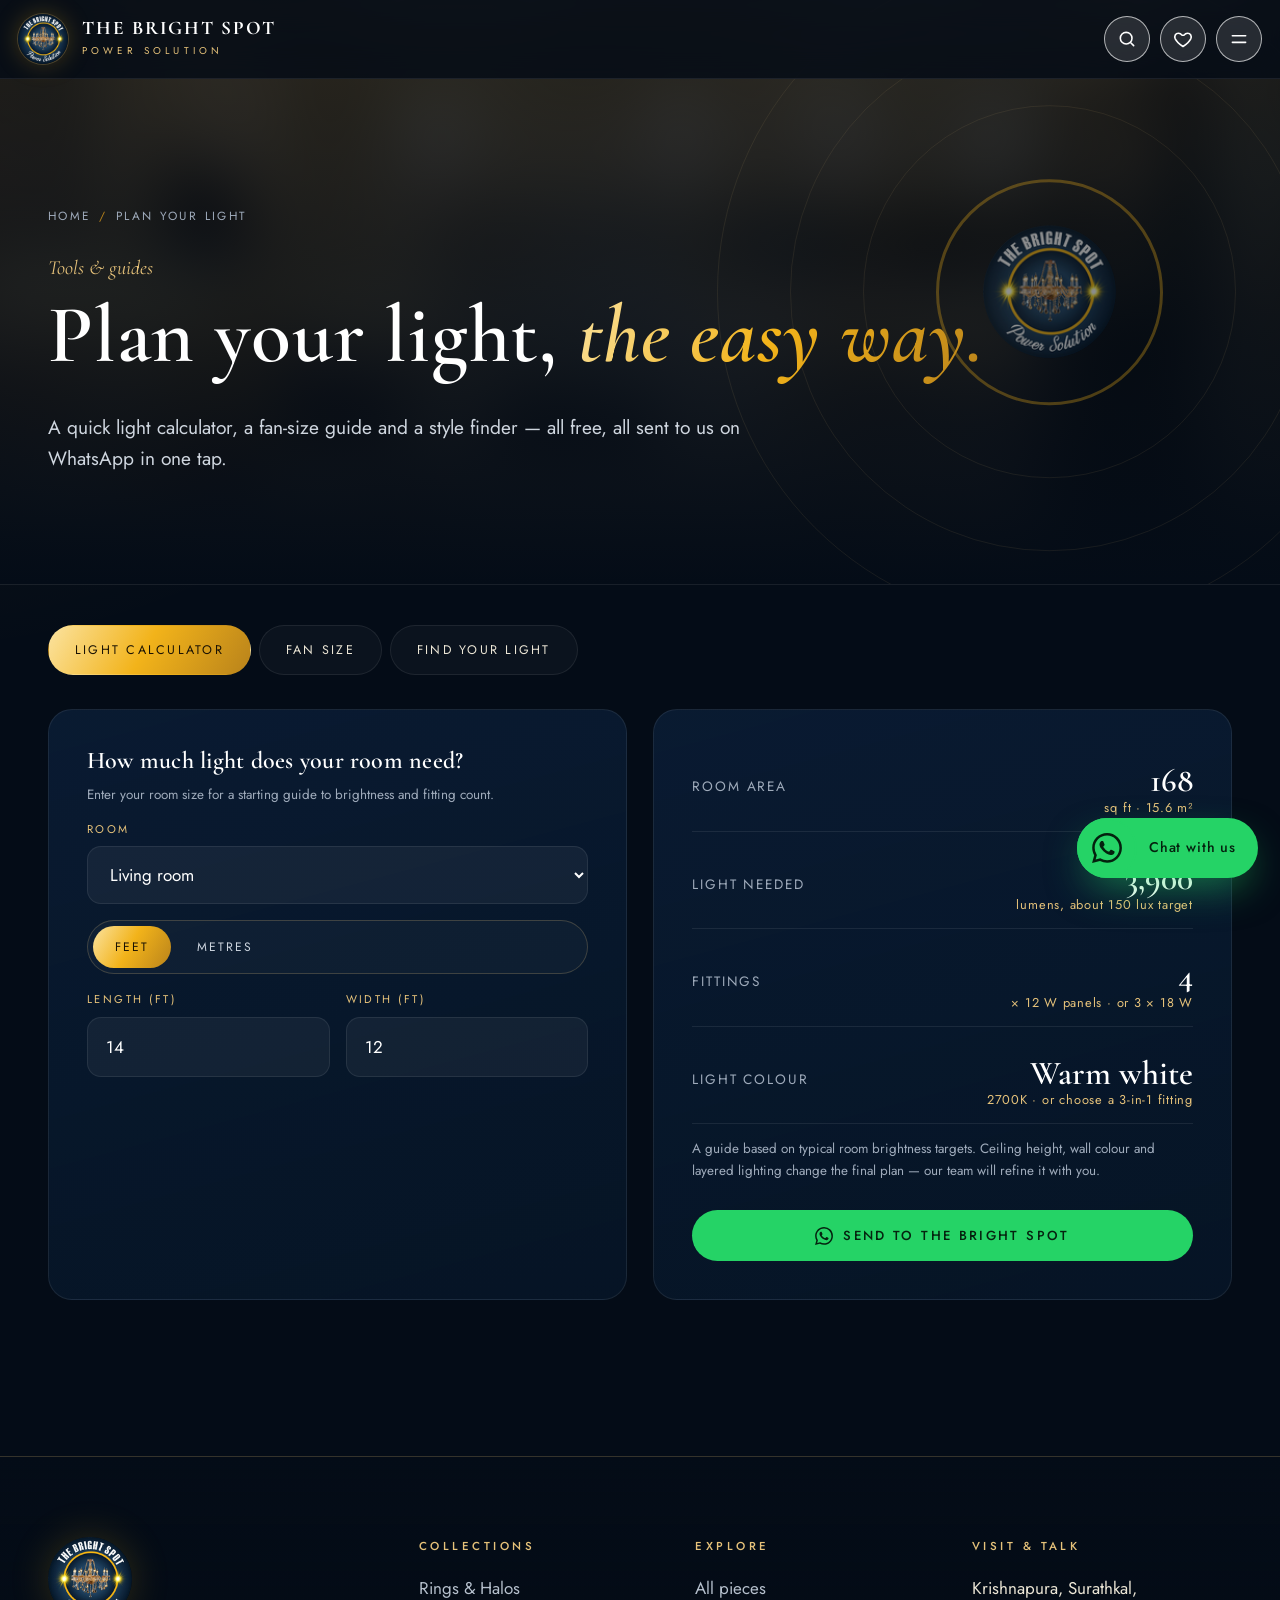
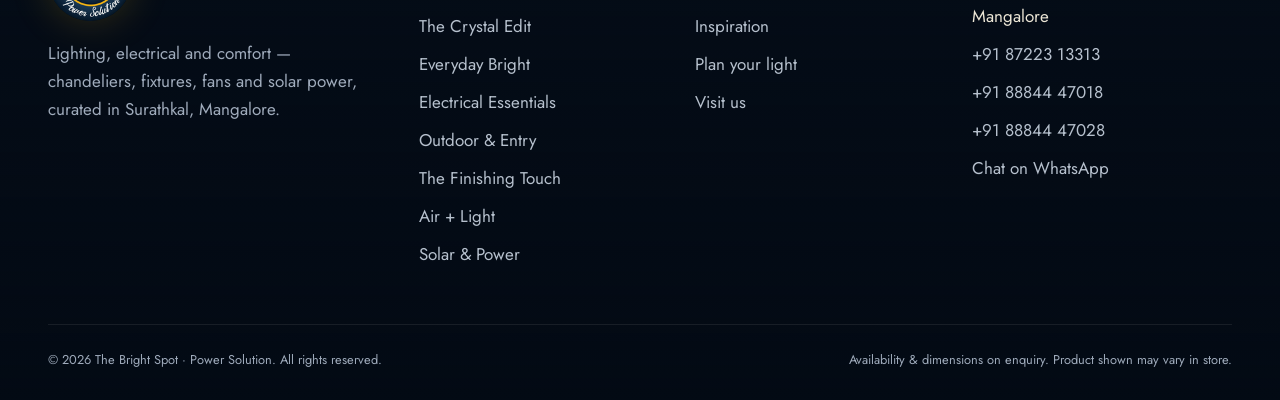
<file: plan-your-light.html>
<!doctype html><html lang="en"><head><meta charset="utf-8"><meta name="viewport" content="width=device-width,initial-scale=1,viewport-fit=cover"><title>Plan Your Light — Light Calculator, Fan Size &amp; Style Finder | The Bright Spot</title><meta name="description" content="Free lighting tools: calculate how much light a room needs, find the right fan size and discover fixtures that suit your space. The Bright Spot, Mangalore."><meta name="theme-color" content="#040c17"><meta property="og:type" content="website"><meta property="og:title" content="Plan Your Light — Light Calculator, Fan Size &amp; Style Finder | The Bright Spot"><meta property="og:description" content="Free lighting tools: calculate how much light a room needs, find the right fan size and discover fixtures that suit your space. The Bright Spot, Mangalore."><meta property="og:image" content="assets/img/og-image.jpg"><meta name="twitter:card" content="summary_large_image"><link rel="icon" type="image/png" href="assets/img/favicon-64.png"><link rel="apple-touch-icon" href="assets/img/apple-touch-icon.png"><link rel="preconnect" href="https://fonts.googleapis.com"><link rel="preconnect" href="https://fonts.gstatic.com" crossorigin><link href="https://fonts.googleapis.com/css2?family=Cormorant+Garamond:ital,wght@0,500;0,600;0,700;1,500;1,600&family=Jost:wght@300;400;500&display=swap" rel="stylesheet"><link rel="stylesheet" href="assets/css/style.css"><script type="application/ld+json">{"@context": "https://schema.org", "@type": "HomeGoodsStore", "name": "The Bright Spot \u2014 Power Solution", "image": "assets/img/og-image.jpg", "telephone": ["+91 87223 13313", "+91 88844 47018", "+91 88844 47028"], "address": {"@type": "PostalAddress", "streetAddress": "Krishnapura, Surathkal", "addressLocality": "Mangalore", "addressRegion": "Karnataka", "addressCountry": "IN"}, "description": "Free lighting tools: calculate how much light a room needs, find the right fan size and discover fixtures that suit your space. The Bright Spot, Mangalore."}</script></head><body><a class="skip" href="#main">Skip to content</a><div class="scrim" id="scrim" data-close-drawer></div><aside class="drawer" id="drawer" aria-label="My enquiry list"><div class="dr-head"><h3>My enquiry list</h3><button class="icon-btn" data-close-drawer aria-label="Close"><svg viewBox="0 0 24 24" fill="none" stroke="currentColor" stroke-width="1.8"><path d="M6 6l12 12M18 6 6 18"/></svg></button></div><div class="dr-body"></div><div class="dr-foot"><a class="btn btn-wa" id="send-list" href="#" target="_blank" rel="noopener"><svg viewBox="0 0 24 24" fill="currentColor" aria-hidden="true"><path d="M17.47 14.38c-.3-.15-1.76-.87-2.03-.97-.27-.1-.47-.15-.67.15-.2.3-.77.97-.94 1.16-.17.2-.35.22-.64.07-.3-.15-1.26-.46-2.4-1.48-.89-.8-1.49-1.77-1.66-2.07-.17-.3-.02-.46.13-.61.14-.13.3-.35.45-.52.15-.18.2-.3.3-.5.1-.2.05-.38-.02-.52-.08-.15-.67-1.62-.92-2.21-.24-.58-.49-.5-.67-.51h-.57c-.2 0-.52.07-.8.37-.27.3-1.04 1.02-1.04 2.48s1.07 2.87 1.22 3.07c.15.2 2.1 3.2 5.08 4.48.7.3 1.26.49 1.7.63.72.23 1.36.2 1.87.12.57-.09 1.76-.72 2-1.41.25-.7.25-1.29.17-1.41-.07-.12-.27-.2-.57-.35M12.05 21.78h-.01a9.87 9.87 0 0 1-5.03-1.38l-.36-.21-3.74.98 1-3.65-.24-.37a9.86 9.86 0 0 1-1.51-5.26c0-5.45 4.44-9.88 9.89-9.88 2.64 0 5.12 1.03 6.99 2.9a9.83 9.83 0 0 1 2.89 6.99c0 5.45-4.44 9.88-9.88 9.88M20.46 3.49A11.8 11.8 0 0 0 12.05 0C5.5 0 .16 5.34.16 11.89c0 2.1.55 4.14 1.59 5.95L.06 24l6.3-1.65a11.9 11.9 0 0 0 5.69 1.45c6.55 0 11.89-5.34 11.89-11.89 0-3.18-1.24-6.17-3.48-8.42"/></svg> Send list on WhatsApp</a><button class="clear" id="clear-list">Clear list</button></div></aside><div class="lb" id="lb" role="dialog" aria-modal="true" aria-label="Product view"><div class="lb-count" id="lb-count"></div><button class="lb-btn lb-close" aria-label="Close"><svg viewBox="0 0 24 24" fill="none" stroke="currentColor" stroke-width="1.8"><path d="M6 6l12 12M18 6 6 18"/></svg></button><div class="lb-stage"><button class="lb-btn lb-prev" aria-label="Previous"><svg viewBox="0 0 24 24" fill="none" stroke="currentColor" stroke-width="1.8"><path d="m15 5-7 7 7 7"/></svg></button><img id="lb-img" alt=""><button class="lb-btn lb-next" aria-label="Next"><svg viewBox="0 0 24 24" fill="none" stroke="currentColor" stroke-width="1.8"><path d="m9 5 7 7-7 7"/></svg></button></div><div class="lb-side"><span class="tag" id="lb-tag"></span><h3 id="lb-title"></h3><p id="lb-desc"></p><p><a class="link-arrow" id="lb-cat" href="#"></a></p><div class="row"><a class="btn btn-wa" id="lb-wa" href="#" target="_blank" rel="noopener"><svg viewBox="0 0 24 24" fill="currentColor" aria-hidden="true"><path d="M17.47 14.38c-.3-.15-1.76-.87-2.03-.97-.27-.1-.47-.15-.67.15-.2.3-.77.97-.94 1.16-.17.2-.35.22-.64.07-.3-.15-1.26-.46-2.4-1.48-.89-.8-1.49-1.77-1.66-2.07-.17-.3-.02-.46.13-.61.14-.13.3-.35.45-.52.15-.18.2-.3.3-.5.1-.2.05-.38-.02-.52-.08-.15-.67-1.62-.92-2.21-.24-.58-.49-.5-.67-.51h-.57c-.2 0-.52.07-.8.37-.27.3-1.04 1.02-1.04 2.48s1.07 2.87 1.22 3.07c.15.2 2.1 3.2 5.08 4.48.7.3 1.26.49 1.7.63.72.23 1.36.2 1.87.12.57-.09 1.76-.72 2-1.41.25-.7.25-1.29.17-1.41-.07-.12-.27-.2-.57-.35M12.05 21.78h-.01a9.87 9.87 0 0 1-5.03-1.38l-.36-.21-3.74.98 1-3.65-.24-.37a9.86 9.86 0 0 1-1.51-5.26c0-5.45 4.44-9.88 9.89-9.88 2.64 0 5.12 1.03 6.99 2.9a9.83 9.83 0 0 1 2.89 6.99c0 5.45-4.44 9.88-9.88 9.88M20.46 3.49A11.8 11.8 0 0 0 12.05 0C5.5 0 .16 5.34.16 11.89c0 2.1.55 4.14 1.59 5.95L.06 24l6.3-1.65a11.9 11.9 0 0 0 5.69 1.45c6.55 0 11.89-5.34 11.89-11.89 0-3.18-1.24-6.17-3.48-8.42"/></svg> Enquire on WhatsApp</a><button class="btn btn-ghost" id="lb-save" aria-pressed="false"><svg style="width:18px;height:18px;fill:none;stroke:currentColor;stroke-width:1.7" viewBox="0 0 24 24"><path d="M12 21s-7-4.6-9.3-9.2C1.2 8.6 3 5 6.5 5c2 0 3.4 1.1 4.2 2.4h2.6C14.1 6.1 15.5 5 17.5 5 21 5 22.8 8.6 21.3 11.8 19 16.4 12 21 12 21z"/></svg><span>Save to list</span></button></div><p class="hint" style="margin-top:14px">Availability, sizes and finishes confirmed by our team.</p></div></div><div class="fab"><button class="totop" aria-label="Back to top"><svg viewBox="0 0 24 24" fill="none" stroke="currentColor" stroke-width="1.8"><path d="m5 15 7-7 7 7"/></svg></button><a class="fab-wa" href="https://wa.me/918722313313?text=Hello%20The%20Bright%20Spot%21%20I%20found%20your%20website%20and%20would%20like%20some%20help%20choosing%20lighting." target="_blank" rel="noopener" aria-label="Chat with The Bright Spot on WhatsApp"><span class="ic"><svg viewBox="0 0 24 24" fill="currentColor" aria-hidden="true"><path d="M17.47 14.38c-.3-.15-1.76-.87-2.03-.97-.27-.1-.47-.15-.67.15-.2.3-.77.97-.94 1.16-.17.2-.35.22-.64.07-.3-.15-1.26-.46-2.4-1.48-.89-.8-1.49-1.77-1.66-2.07-.17-.3-.02-.46.13-.61.14-.13.3-.35.45-.52.15-.18.2-.3.3-.5.1-.2.05-.38-.02-.52-.08-.15-.67-1.62-.92-2.21-.24-.58-.49-.5-.67-.51h-.57c-.2 0-.52.07-.8.37-.27.3-1.04 1.02-1.04 2.48s1.07 2.87 1.22 3.07c.15.2 2.1 3.2 5.08 4.48.7.3 1.26.49 1.7.63.72.23 1.36.2 1.87.12.57-.09 1.76-.72 2-1.41.25-.7.25-1.29.17-1.41-.07-.12-.27-.2-.57-.35M12.05 21.78h-.01a9.87 9.87 0 0 1-5.03-1.38l-.36-.21-3.74.98 1-3.65-.24-.37a9.86 9.86 0 0 1-1.51-5.26c0-5.45 4.44-9.88 9.89-9.88 2.64 0 5.12 1.03 6.99 2.9a9.83 9.83 0 0 1 2.89 6.99c0 5.45-4.44 9.88-9.88 9.88M20.46 3.49A11.8 11.8 0 0 0 12.05 0C5.5 0 .16 5.34.16 11.89c0 2.1.55 4.14 1.59 5.95L.06 24l6.3-1.65a11.9 11.9 0 0 0 5.69 1.45c6.55 0 11.89-5.34 11.89-11.89 0-3.18-1.24-6.17-3.48-8.42"/></svg></span><span>Chat with us</span></a></div><div class="toast" id="toast" role="status" aria-live="polite"></div><header class="site-header inner"><div class="wrap nav"><a class="brand" href="index.html" aria-label="The Bright Spot — home"><img src="assets/img/logo-sm.png" width="50" height="50" alt=""><span><b>THE BRIGHT SPOT</b><small>Power Solution</small></span></a><ul class="menu" id="menu"><li><a href="index.html">Home</a></li><li class="has-drop"><button aria-expanded="false" aria-haspopup="true">Collections</button><div class="drop"><a href="rings-halos.html"><img src="assets/img/p02.webp" alt="" width="54" height="54" loading="lazy"><div><span>Rings &amp; Halos</span><em>The Modern</em></div></a><a href="crystal-edit.html"><img src="assets/img/p14.webp" alt="" width="54" height="54" loading="lazy"><div><span>The Crystal Edit</span><em>The Statement</em></div></a><a href="everyday-bright.html"><img src="assets/img/p38.webp" alt="" width="54" height="54" loading="lazy"><div><span>Everyday Bright</span><em>The Everyday</em></div></a><a href="electrical-essentials.html"><img src="assets/img/p71.webp" alt="" width="54" height="54" loading="lazy"><div><span>Electrical Essentials</span><em>The Foundation</em></div></a><a href="outdoor-entry.html"><img src="assets/img/p47.webp" alt="" width="54" height="54" loading="lazy"><div><span>Outdoor &amp; Entry</span><em>The Welcome</em></div></a><a href="finishing-touch.html"><img src="assets/img/p73.webp" alt="" width="54" height="54" loading="lazy"><div><span>The Finishing Touch</span><em>The Finish</em></div></a><a href="air-light.html"><img src="assets/img/p62.webp" alt="" width="54" height="54" loading="lazy"><div><span>Air + Light</span><em>The Comfort</em></div></a><a href="solar-power.html"><img src="assets/img/p79.webp" alt="" width="54" height="54" loading="lazy"><div><span>Solar &amp; Power</span><em>The Power</em></div></a><a href="collection.html" style="grid-column:1/-1;justify-content:center"><span style="font-size:.9rem;letter-spacing:.2em;text-transform:uppercase;font-family:var(--sans);color:var(--gold-2)">Browse every piece →</span></a></div></li><li><a href="inspiration.html">Inspiration</a></li><li><a href="plan-your-light.html" aria-current="page">Plan Your Light</a></li><li><a href="visit.html">Visit Us</a></li></ul><div class="nav-tools"><a class="icon-btn" href="collection.html" aria-label="Search all pieces"><svg viewBox="0 0 24 24" fill="none" stroke="currentColor" stroke-width="1.8"><circle cx="11" cy="11" r="7"/><path d="m20 20-3.5-3.5"/></svg></a><button class="icon-btn" data-list aria-label="Open my enquiry list"><svg viewBox="0 0 24 24"><path d="M12 21s-7-4.6-9.3-9.2C1.2 8.6 3 5 6.5 5c2 0 3.4 1.1 4.2 2.4h2.6C14.1 6.1 15.5 5 17.5 5 21 5 22.8 8.6 21.3 11.8 19 16.4 12 21 12 21z"/></svg><span class="badge" aria-hidden="true">0</span></button><a class="btn btn-wa btn-sm nav-cta" href="https://wa.me/918722313313?text=Hello%20The%20Bright%20Spot%21%20I%20found%20your%20website%20and%20would%20like%20some%20help%20choosing%20lighting." target="_blank" rel="noopener"><svg viewBox="0 0 24 24" fill="currentColor" aria-hidden="true"><path d="M17.47 14.38c-.3-.15-1.76-.87-2.03-.97-.27-.1-.47-.15-.67.15-.2.3-.77.97-.94 1.16-.17.2-.35.22-.64.07-.3-.15-1.26-.46-2.4-1.48-.89-.8-1.49-1.77-1.66-2.07-.17-.3-.02-.46.13-.61.14-.13.3-.35.45-.52.15-.18.2-.3.3-.5.1-.2.05-.38-.02-.52-.08-.15-.67-1.62-.92-2.21-.24-.58-.49-.5-.67-.51h-.57c-.2 0-.52.07-.8.37-.27.3-1.04 1.02-1.04 2.48s1.07 2.87 1.22 3.07c.15.2 2.1 3.2 5.08 4.48.7.3 1.26.49 1.7.63.72.23 1.36.2 1.87.12.57-.09 1.76-.72 2-1.41.25-.7.25-1.29.17-1.41-.07-.12-.27-.2-.57-.35M12.05 21.78h-.01a9.87 9.87 0 0 1-5.03-1.38l-.36-.21-3.74.98 1-3.65-.24-.37a9.86 9.86 0 0 1-1.51-5.26c0-5.45 4.44-9.88 9.89-9.88 2.64 0 5.12 1.03 6.99 2.9a9.83 9.83 0 0 1 2.89 6.99c0 5.45-4.44 9.88-9.88 9.88M20.46 3.49A11.8 11.8 0 0 0 12.05 0C5.5 0 .16 5.34.16 11.89c0 2.1.55 4.14 1.59 5.95L.06 24l6.3-1.65a11.9 11.9 0 0 0 5.69 1.45c6.55 0 11.89-5.34 11.89-11.89 0-3.18-1.24-6.17-3.48-8.42"/></svg> WhatsApp</a><button class="icon-btn burger" aria-label="Menu" aria-expanded="false" aria-controls="menu"><svg viewBox="0 0 24 24" fill="none" stroke="currentColor" stroke-width="1.8"><path d="M4 8h16M4 16h16"/></svg></button></div></div></header><main id="main"><section class="phero"><div class="bgimg"><img src="assets/img/p75.webp" alt=""></div><div class="rings-deco" aria-hidden="true"><i></i><i></i><i></i><i></i><img src="assets/img/logo-sm.png" alt=""></div><div class="wrap"><div class="crumbs"><a href="index.html">Home</a><span>/</span>Plan your light</div><span class="chapter">Tools &amp; guides</span><h1>Plan your light, <span class="gold">the easy way.</span></h1><p class="lead">A quick light calculator, a fan-size guide and a style finder — all free, all sent to us on WhatsApp in one tap.</p></div></section><section class="section" style="padding-top:40px"><div class="wrap">
<div class="tabs" role="tablist"><button role="tab" data-tab="calculator" aria-selected="true" aria-controls="p-calc">Light calculator</button><button role="tab" data-tab="fan" aria-selected="false" aria-controls="p-fan">Fan size</button><button role="tab" data-tab="finder" aria-selected="false" aria-controls="p-find">Find your light</button></div>

<div class="panel on" id="p-calc"><div class="tool" id="calc">
 <div class="box"><h3>How much light does your room need?</h3><p class="hint">Enter your room size for a starting guide to brightness and fitting count.</p>
  <div class="form"><div class="field"><label for="cr">Room</label><select id="cr"><option value="living">Living room</option><option value="bedroom">Bedroom</option><option value="dining">Dining room</option><option value="kitchen">Kitchen</option><option value="bath">Bathroom</option><option value="study">Study / office</option><option value="corridor">Corridor / lobby</option><option value="shop">Shop / showroom</option></select></div>
  <div class="seg" role="group" aria-label="Units" style="margin:0"><button data-unit="ft" aria-pressed="true">Feet</button><button data-unit="m" aria-pressed="false">Metres</button></div>
  <div class="row"><div class="field"><label for="cl">Length (<span id="ul1">ft</span>)</label><input id="cl" type="number" min="1" step="any" value="14"></div><div class="field"><label for="cw">Width (<span id="ul2">ft</span>)</label><input id="cw" type="number" min="1" step="any" value="12"></div></div></div></div>
 <div class="box result"><div class="stat"><span>Room area</span><b id="o-area"></b></div><div class="stat"><span>Light needed</span><b id="o-lm"></b></div><div class="stat"><span>Fittings</span><b id="o-n"></b></div><div class="stat"><span>Light colour</span><b id="o-col"></b></div>
  <p class="hint">A guide based on typical room brightness targets. Ceiling height, wall colour and layered lighting change the final plan — our team will refine it with you.</p>
  <a class="btn btn-wa" id="calc-wa" href="#" target="_blank" rel="noopener"><svg viewBox="0 0 24 24" fill="currentColor" aria-hidden="true"><path d="M17.47 14.38c-.3-.15-1.76-.87-2.03-.97-.27-.1-.47-.15-.67.15-.2.3-.77.97-.94 1.16-.17.2-.35.22-.64.07-.3-.15-1.26-.46-2.4-1.48-.89-.8-1.49-1.77-1.66-2.07-.17-.3-.02-.46.13-.61.14-.13.3-.35.45-.52.15-.18.2-.3.3-.5.1-.2.05-.38-.02-.52-.08-.15-.67-1.62-.92-2.21-.24-.58-.49-.5-.67-.51h-.57c-.2 0-.52.07-.8.37-.27.3-1.04 1.02-1.04 2.48s1.07 2.87 1.22 3.07c.15.2 2.1 3.2 5.08 4.48.7.3 1.26.49 1.7.63.72.23 1.36.2 1.87.12.57-.09 1.76-.72 2-1.41.25-.7.25-1.29.17-1.41-.07-.12-.27-.2-.57-.35M12.05 21.78h-.01a9.87 9.87 0 0 1-5.03-1.38l-.36-.21-3.74.98 1-3.65-.24-.37a9.86 9.86 0 0 1-1.51-5.26c0-5.45 4.44-9.88 9.89-9.88 2.64 0 5.12 1.03 6.99 2.9a9.83 9.83 0 0 1 2.89 6.99c0 5.45-4.44 9.88-9.88 9.88M20.46 3.49A11.8 11.8 0 0 0 12.05 0C5.5 0 .16 5.34.16 11.89c0 2.1.55 4.14 1.59 5.95L.06 24l6.3-1.65a11.9 11.9 0 0 0 5.69 1.45c6.55 0 11.89-5.34 11.89-11.89 0-3.18-1.24-6.17-3.48-8.42"/></svg> Send to The Bright Spot</a></div>
</div></div>

<div class="panel" id="p-fan"><div class="tool" id="fan">
 <div class="box"><h3>Which fan size fits?</h3><p class="hint">Bigger rooms need larger sweep for even airflow.</p><div class="form"><div class="row"><div class="field"><label for="fl">Length (ft)</label><input id="fl" type="number" min="1" step="any" value="12"></div><div class="field"><label for="fw">Width (ft)</label><input id="fw" type="number" min="1" step="any" value="12"></div></div></div></div>
 <div class="box result"><div class="stat"><span>Room area</span><b id="f-area"></b></div><div class="stat"><span>Recommended sweep</span><b id="f-size"></b></div><a class="btn btn-wa" id="fan-wa" href="#" target="_blank" rel="noopener"><svg viewBox="0 0 24 24" fill="currentColor" aria-hidden="true"><path d="M17.47 14.38c-.3-.15-1.76-.87-2.03-.97-.27-.1-.47-.15-.67.15-.2.3-.77.97-.94 1.16-.17.2-.35.22-.64.07-.3-.15-1.26-.46-2.4-1.48-.89-.8-1.49-1.77-1.66-2.07-.17-.3-.02-.46.13-.61.14-.13.3-.35.45-.52.15-.18.2-.3.3-.5.1-.2.05-.38-.02-.52-.08-.15-.67-1.62-.92-2.21-.24-.58-.49-.5-.67-.51h-.57c-.2 0-.52.07-.8.37-.27.3-1.04 1.02-1.04 2.48s1.07 2.87 1.22 3.07c.15.2 2.1 3.2 5.08 4.48.7.3 1.26.49 1.7.63.72.23 1.36.2 1.87.12.57-.09 1.76-.72 2-1.41.25-.7.25-1.29.17-1.41-.07-.12-.27-.2-.57-.35M12.05 21.78h-.01a9.87 9.87 0 0 1-5.03-1.38l-.36-.21-3.74.98 1-3.65-.24-.37a9.86 9.86 0 0 1-1.51-5.26c0-5.45 4.44-9.88 9.89-9.88 2.64 0 5.12 1.03 6.99 2.9a9.83 9.83 0 0 1 2.89 6.99c0 5.45-4.44 9.88-9.88 9.88M20.46 3.49A11.8 11.8 0 0 0 12.05 0C5.5 0 .16 5.34.16 11.89c0 2.1.55 4.14 1.59 5.95L.06 24l6.3-1.65a11.9 11.9 0 0 0 5.69 1.45c6.55 0 11.89-5.34 11.89-11.89 0-3.18-1.24-6.17-3.48-8.42"/></svg> Show me suitable fans</a><a class="link-arrow" href="air-light.html">Browse fans &amp; fan-lights</a></div>
</div></div>

<div class="panel" id="p-find"><div class="box qsteps" id="quiz">
 <div class="q"><h4>1 · Which space are you lighting?</h4><div class="opts"><button class="opt" data-g="space" data-v="living" aria-pressed="false">Living / Dining<small>Family spaces</small></button><button class="opt" data-g="space" data-v="bedroom" aria-pressed="false">Bedroom<small>Rest & calm</small></button><button class="opt" data-g="space" data-v="entrance" aria-pressed="false">Entrance / Stairs<small>Make an entrance</small></button><button class="opt" data-g="space" data-v="kitchen" aria-pressed="false">Kitchen / Work<small>Tasks & focus</small></button><button class="opt" data-g="space" data-v="outdoor" aria-pressed="false">Gate / Outdoor<small>First impression</small></button></div></div>
 <div class="q"><h4>2 · What feeling do you want?</h4><div class="opts"><button class="opt" data-g="style" data-v="modern" aria-pressed="false">Modern<small>Clean lines</small></button><button class="opt" data-g="style" data-v="classic" aria-pressed="false">Classic luxury<small>Crystal & gold</small></button><button class="opt" data-g="style" data-v="warm" aria-pressed="false">Warm &amp; cosy<small>Soft, organic</small></button><button class="opt" data-g="style" data-v="bright" aria-pressed="false">Bright &amp; practical<small>Everyday clarity</small></button></div></div>
</div><div id="quiz-out" data-scope></div></div>
</div></section></main><footer class="footer"><div class="wrap"><div class="f-grid"><div class="f-brand"><img src="assets/img/logo-sm.png" width="84" height="84" alt="The Bright Spot logo"><p>Lighting, electrical and comfort — chandeliers, fixtures, fans and solar power, curated in Surathkal, Mangalore.</p></div><div><h5>Collections</h5><ul><li><a href="rings-halos.html">Rings &amp; Halos</a></li><li><a href="crystal-edit.html">The Crystal Edit</a></li><li><a href="everyday-bright.html">Everyday Bright</a></li><li><a href="electrical-essentials.html">Electrical Essentials</a></li><li><a href="outdoor-entry.html">Outdoor &amp; Entry</a></li><li><a href="finishing-touch.html">The Finishing Touch</a></li><li><a href="air-light.html">Air + Light</a></li><li><a href="solar-power.html">Solar &amp; Power</a></li></ul></div><div><h5>Explore</h5><ul><li><a href="collection.html">All pieces</a></li><li><a href="inspiration.html">Inspiration</a></li><li><a href="plan-your-light.html">Plan your light</a></li><li><a href="visit.html">Visit us</a></li></ul></div><div><h5>Visit &amp; Talk</h5><ul><li>Krishnapura, Surathkal,<br>Mangalore</li><li><a href="tel:+918722313313">+91 87223 13313</a></li><li><a href="tel:+918884447018">+91 88844 47018</a></li><li><a href="tel:+918884447028">+91 88844 47028</a></li><li><a href="https://wa.me/918722313313?text=Hello%20The%20Bright%20Spot%21%20I%20found%20your%20website%20and%20would%20like%20some%20help%20choosing%20lighting." target="_blank" rel="noopener">Chat on WhatsApp</a></li></ul></div></div><div class="legal"><span>© <span id="yr">2026</span> The Bright Spot · Power Solution. All rights reserved.</span><span>Availability &amp; dimensions on enquiry. Product shown may vary in store.</span></div></div></footer><script src="assets/js/products.js"></script><script src="assets/js/main.js"></script></body></html>
</file>
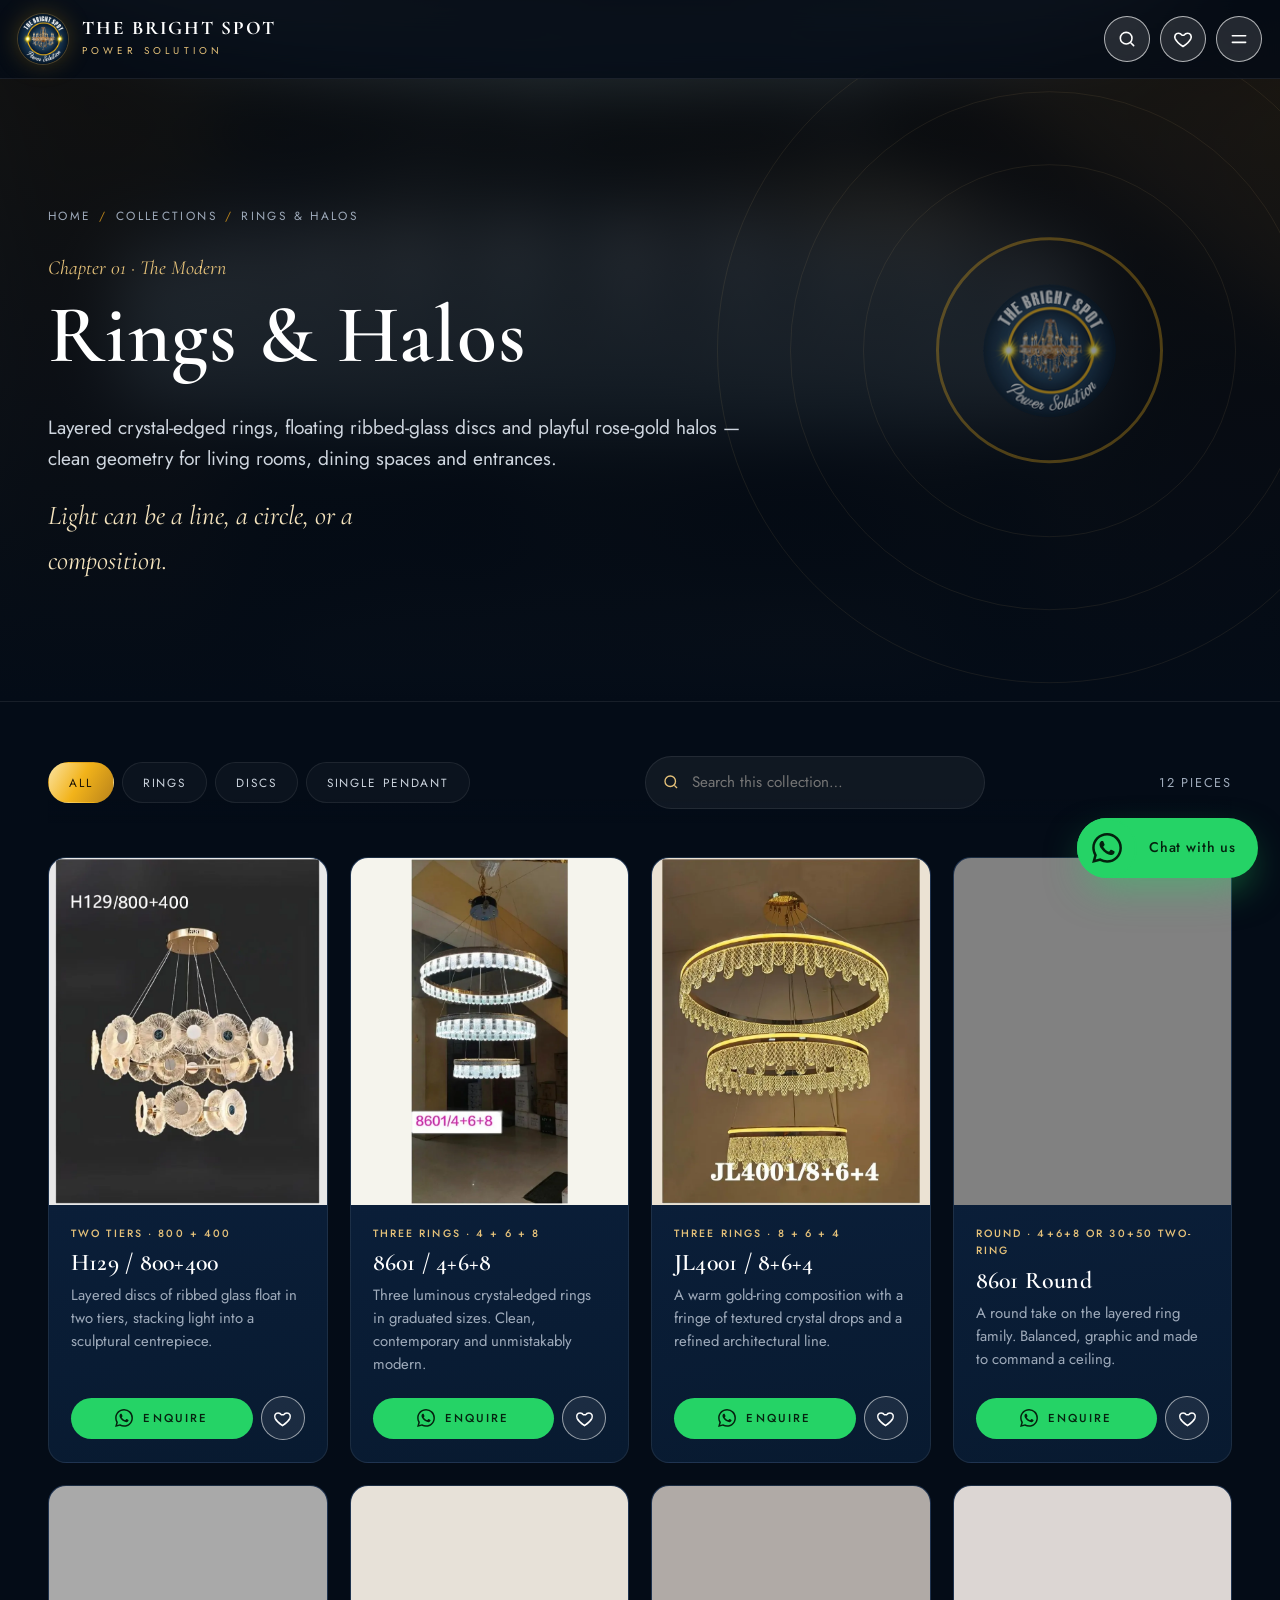
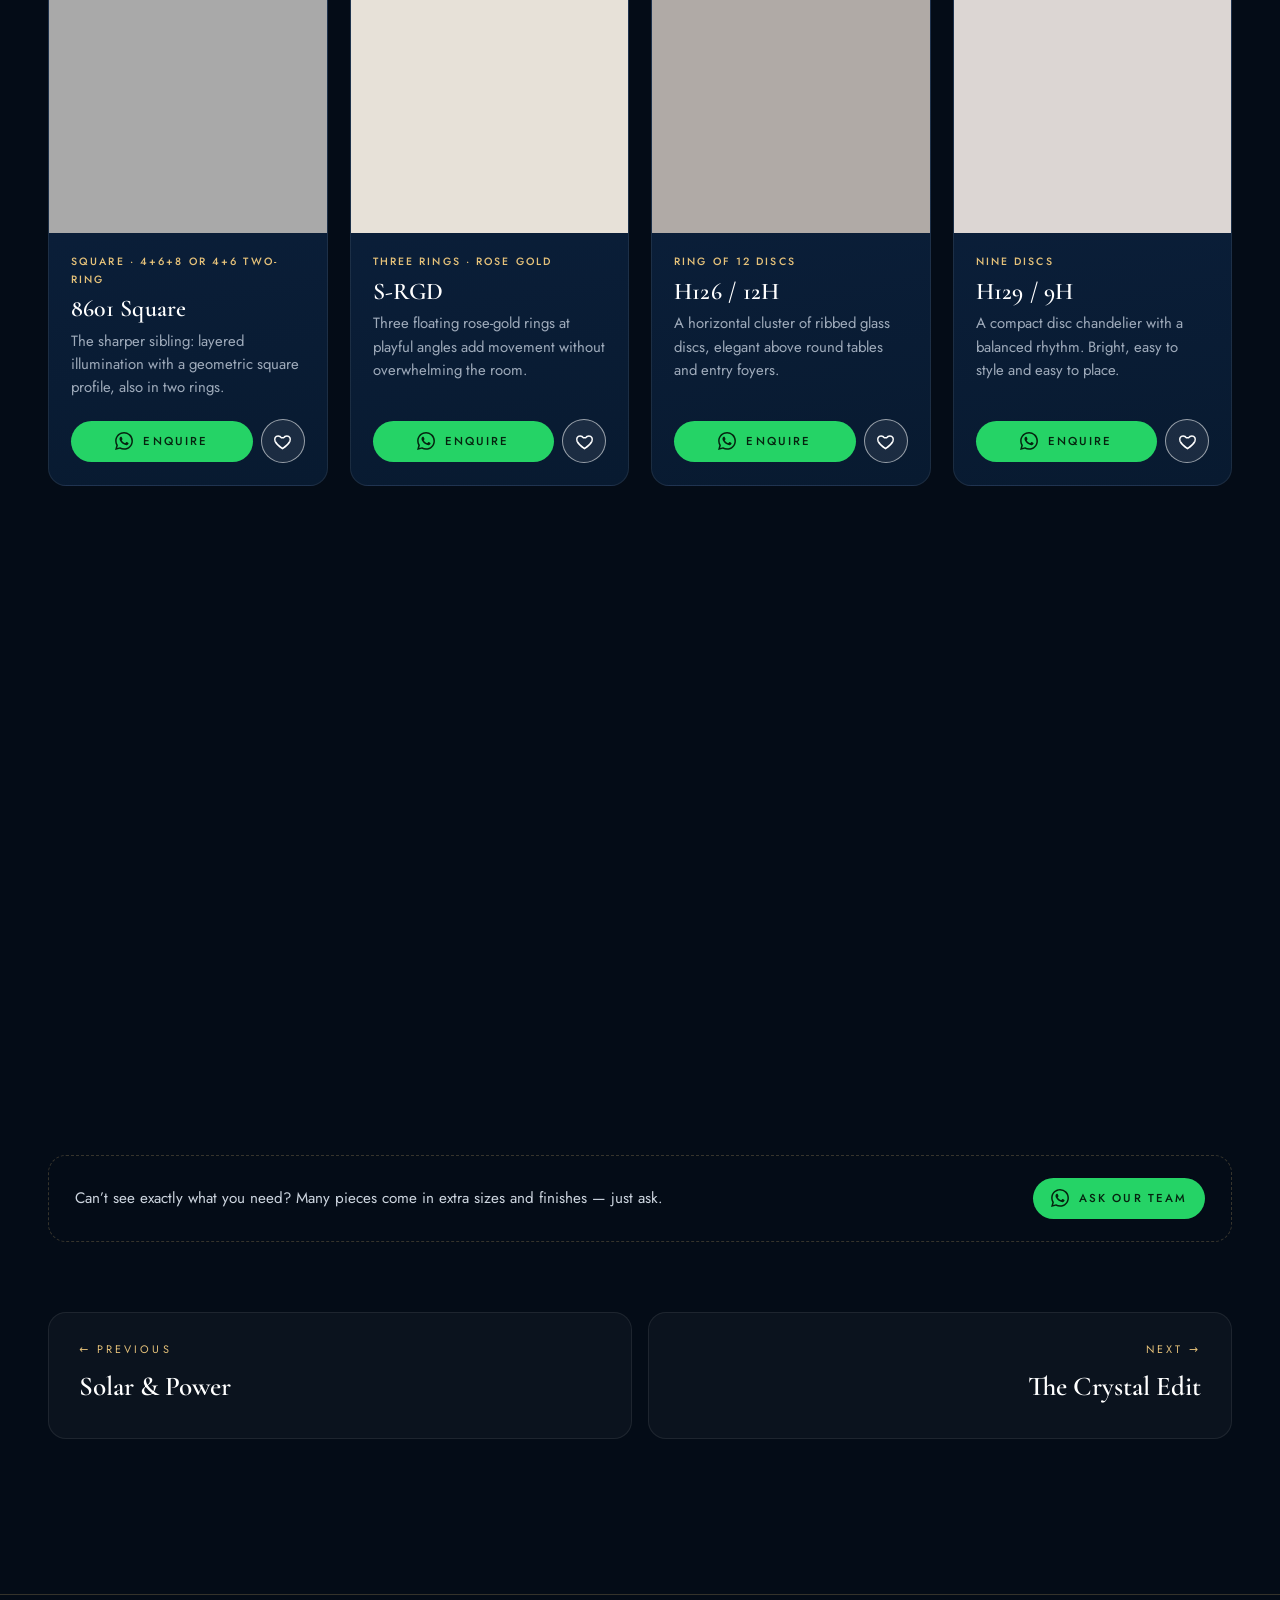
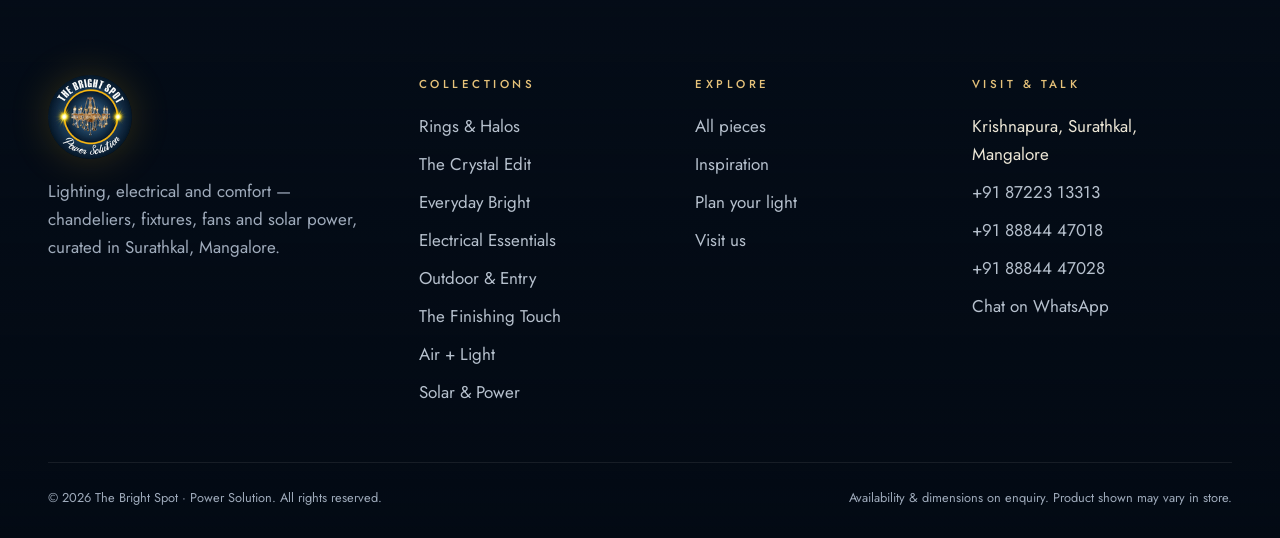
<file: rings-halos.html>
<!doctype html><html lang="en"><head><meta charset="utf-8"><meta name="viewport" content="width=device-width,initial-scale=1,viewport-fit=cover"><title>Rings &amp; Halos — The Modern | The Bright Spot, Mangalore</title><meta name="description" content="Layered crystal-edged rings, floating ribbed-glass discs and playful rose-gold halos — clean geometry for living rooms, dining spaces and entrances. The Bright Spot, Surathkal, Mangalore."><meta name="theme-color" content="#040c17"><meta property="og:type" content="website"><meta property="og:title" content="Rings &amp; Halos — The Modern | The Bright Spot, Mangalore"><meta property="og:description" content="Layered crystal-edged rings, floating ribbed-glass discs and playful rose-gold halos — clean geometry for living rooms, dining spaces and entrances. The Bright Spot, Surathkal, Mangalore."><meta property="og:image" content="assets/img/og-image.jpg"><meta name="twitter:card" content="summary_large_image"><link rel="icon" type="image/png" href="assets/img/favicon-64.png"><link rel="apple-touch-icon" href="assets/img/apple-touch-icon.png"><link rel="preconnect" href="https://fonts.googleapis.com"><link rel="preconnect" href="https://fonts.gstatic.com" crossorigin><link href="https://fonts.googleapis.com/css2?family=Cormorant+Garamond:ital,wght@0,500;0,600;0,700;1,500;1,600&family=Jost:wght@300;400;500&display=swap" rel="stylesheet"><link rel="stylesheet" href="assets/css/style.css"><script type="application/ld+json">{"@context": "https://schema.org", "@type": "HomeGoodsStore", "name": "The Bright Spot \u2014 Power Solution", "image": "assets/img/og-image.jpg", "telephone": ["+91 87223 13313", "+91 88844 47018", "+91 88844 47028"], "address": {"@type": "PostalAddress", "streetAddress": "Krishnapura, Surathkal", "addressLocality": "Mangalore", "addressRegion": "Karnataka", "addressCountry": "IN"}, "description": "Layered crystal-edged rings, floating ribbed-glass discs and playful rose-gold halos \u2014 clean geometry for living rooms, dining spaces and entrances. The Bright Spot, Surathkal, Mangalore."}</script></head><body><a class="skip" href="#main">Skip to content</a><div class="scrim" id="scrim" data-close-drawer></div><aside class="drawer" id="drawer" aria-label="My enquiry list"><div class="dr-head"><h3>My enquiry list</h3><button class="icon-btn" data-close-drawer aria-label="Close"><svg viewBox="0 0 24 24" fill="none" stroke="currentColor" stroke-width="1.8"><path d="M6 6l12 12M18 6 6 18"/></svg></button></div><div class="dr-body"></div><div class="dr-foot"><a class="btn btn-wa" id="send-list" href="#" target="_blank" rel="noopener"><svg viewBox="0 0 24 24" fill="currentColor" aria-hidden="true"><path d="M17.47 14.38c-.3-.15-1.76-.87-2.03-.97-.27-.1-.47-.15-.67.15-.2.3-.77.97-.94 1.16-.17.2-.35.22-.64.07-.3-.15-1.26-.46-2.4-1.48-.89-.8-1.49-1.77-1.66-2.07-.17-.3-.02-.46.13-.61.14-.13.3-.35.45-.52.15-.18.2-.3.3-.5.1-.2.05-.38-.02-.52-.08-.15-.67-1.62-.92-2.21-.24-.58-.49-.5-.67-.51h-.57c-.2 0-.52.07-.8.37-.27.3-1.04 1.02-1.04 2.48s1.07 2.87 1.22 3.07c.15.2 2.1 3.2 5.08 4.48.7.3 1.26.49 1.7.63.72.23 1.36.2 1.87.12.57-.09 1.76-.72 2-1.41.25-.7.25-1.29.17-1.41-.07-.12-.27-.2-.57-.35M12.05 21.78h-.01a9.87 9.87 0 0 1-5.03-1.38l-.36-.21-3.74.98 1-3.65-.24-.37a9.86 9.86 0 0 1-1.51-5.26c0-5.45 4.44-9.88 9.89-9.88 2.64 0 5.12 1.03 6.99 2.9a9.83 9.83 0 0 1 2.89 6.99c0 5.45-4.44 9.88-9.88 9.88M20.46 3.49A11.8 11.8 0 0 0 12.05 0C5.5 0 .16 5.34.16 11.89c0 2.1.55 4.14 1.59 5.95L.06 24l6.3-1.65a11.9 11.9 0 0 0 5.69 1.45c6.55 0 11.89-5.34 11.89-11.89 0-3.18-1.24-6.17-3.48-8.42"/></svg> Send list on WhatsApp</a><button class="clear" id="clear-list">Clear list</button></div></aside><div class="lb" id="lb" role="dialog" aria-modal="true" aria-label="Product view"><div class="lb-count" id="lb-count"></div><button class="lb-btn lb-close" aria-label="Close"><svg viewBox="0 0 24 24" fill="none" stroke="currentColor" stroke-width="1.8"><path d="M6 6l12 12M18 6 6 18"/></svg></button><div class="lb-stage"><button class="lb-btn lb-prev" aria-label="Previous"><svg viewBox="0 0 24 24" fill="none" stroke="currentColor" stroke-width="1.8"><path d="m15 5-7 7 7 7"/></svg></button><img id="lb-img" alt=""><button class="lb-btn lb-next" aria-label="Next"><svg viewBox="0 0 24 24" fill="none" stroke="currentColor" stroke-width="1.8"><path d="m9 5 7 7-7 7"/></svg></button></div><div class="lb-side"><span class="tag" id="lb-tag"></span><h3 id="lb-title"></h3><p id="lb-desc"></p><p><a class="link-arrow" id="lb-cat" href="#"></a></p><div class="row"><a class="btn btn-wa" id="lb-wa" href="#" target="_blank" rel="noopener"><svg viewBox="0 0 24 24" fill="currentColor" aria-hidden="true"><path d="M17.47 14.38c-.3-.15-1.76-.87-2.03-.97-.27-.1-.47-.15-.67.15-.2.3-.77.97-.94 1.16-.17.2-.35.22-.64.07-.3-.15-1.26-.46-2.4-1.48-.89-.8-1.49-1.77-1.66-2.07-.17-.3-.02-.46.13-.61.14-.13.3-.35.45-.52.15-.18.2-.3.3-.5.1-.2.05-.38-.02-.52-.08-.15-.67-1.62-.92-2.21-.24-.58-.49-.5-.67-.51h-.57c-.2 0-.52.07-.8.37-.27.3-1.04 1.02-1.04 2.48s1.07 2.87 1.22 3.07c.15.2 2.1 3.2 5.08 4.48.7.3 1.26.49 1.7.63.72.23 1.36.2 1.87.12.57-.09 1.76-.72 2-1.41.25-.7.25-1.29.17-1.41-.07-.12-.27-.2-.57-.35M12.05 21.78h-.01a9.87 9.87 0 0 1-5.03-1.38l-.36-.21-3.74.98 1-3.65-.24-.37a9.86 9.86 0 0 1-1.51-5.26c0-5.45 4.44-9.88 9.89-9.88 2.64 0 5.12 1.03 6.99 2.9a9.83 9.83 0 0 1 2.89 6.99c0 5.45-4.44 9.88-9.88 9.88M20.46 3.49A11.8 11.8 0 0 0 12.05 0C5.5 0 .16 5.34.16 11.89c0 2.1.55 4.14 1.59 5.95L.06 24l6.3-1.65a11.9 11.9 0 0 0 5.69 1.45c6.55 0 11.89-5.34 11.89-11.89 0-3.18-1.24-6.17-3.48-8.42"/></svg> Enquire on WhatsApp</a><button class="btn btn-ghost" id="lb-save" aria-pressed="false"><svg style="width:18px;height:18px;fill:none;stroke:currentColor;stroke-width:1.7" viewBox="0 0 24 24"><path d="M12 21s-7-4.6-9.3-9.2C1.2 8.6 3 5 6.5 5c2 0 3.4 1.1 4.2 2.4h2.6C14.1 6.1 15.5 5 17.5 5 21 5 22.8 8.6 21.3 11.8 19 16.4 12 21 12 21z"/></svg><span>Save to list</span></button></div><p class="hint" style="margin-top:14px">Availability, sizes and finishes confirmed by our team.</p></div></div><div class="fab"><button class="totop" aria-label="Back to top"><svg viewBox="0 0 24 24" fill="none" stroke="currentColor" stroke-width="1.8"><path d="m5 15 7-7 7 7"/></svg></button><a class="fab-wa" href="https://wa.me/918722313313?text=Hello%20The%20Bright%20Spot%21%20I%20found%20your%20website%20and%20would%20like%20some%20help%20choosing%20lighting." target="_blank" rel="noopener" aria-label="Chat with The Bright Spot on WhatsApp"><span class="ic"><svg viewBox="0 0 24 24" fill="currentColor" aria-hidden="true"><path d="M17.47 14.38c-.3-.15-1.76-.87-2.03-.97-.27-.1-.47-.15-.67.15-.2.3-.77.97-.94 1.16-.17.2-.35.22-.64.07-.3-.15-1.26-.46-2.4-1.48-.89-.8-1.49-1.77-1.66-2.07-.17-.3-.02-.46.13-.61.14-.13.3-.35.45-.52.15-.18.2-.3.3-.5.1-.2.05-.38-.02-.52-.08-.15-.67-1.62-.92-2.21-.24-.58-.49-.5-.67-.51h-.57c-.2 0-.52.07-.8.37-.27.3-1.04 1.02-1.04 2.48s1.07 2.87 1.22 3.07c.15.2 2.1 3.2 5.08 4.48.7.3 1.26.49 1.7.63.72.23 1.36.2 1.87.12.57-.09 1.76-.72 2-1.41.25-.7.25-1.29.17-1.41-.07-.12-.27-.2-.57-.35M12.05 21.78h-.01a9.87 9.87 0 0 1-5.03-1.38l-.36-.21-3.74.98 1-3.65-.24-.37a9.86 9.86 0 0 1-1.51-5.26c0-5.45 4.44-9.88 9.89-9.88 2.64 0 5.12 1.03 6.99 2.9a9.83 9.83 0 0 1 2.89 6.99c0 5.45-4.44 9.88-9.88 9.88M20.46 3.49A11.8 11.8 0 0 0 12.05 0C5.5 0 .16 5.34.16 11.89c0 2.1.55 4.14 1.59 5.95L.06 24l6.3-1.65a11.9 11.9 0 0 0 5.69 1.45c6.55 0 11.89-5.34 11.89-11.89 0-3.18-1.24-6.17-3.48-8.42"/></svg></span><span>Chat with us</span></a></div><div class="toast" id="toast" role="status" aria-live="polite"></div><header class="site-header inner"><div class="wrap nav"><a class="brand" href="index.html" aria-label="The Bright Spot — home"><img src="assets/img/logo-sm.png" width="50" height="50" alt=""><span><b>THE BRIGHT SPOT</b><small>Power Solution</small></span></a><ul class="menu" id="menu"><li><a href="index.html">Home</a></li><li class="has-drop"><button aria-expanded="false" aria-haspopup="true">Collections</button><div class="drop"><a href="rings-halos.html"><img src="assets/img/p02.webp" alt="" width="54" height="54" loading="lazy"><div><span>Rings &amp; Halos</span><em>The Modern</em></div></a><a href="crystal-edit.html"><img src="assets/img/p14.webp" alt="" width="54" height="54" loading="lazy"><div><span>The Crystal Edit</span><em>The Statement</em></div></a><a href="everyday-bright.html"><img src="assets/img/p38.webp" alt="" width="54" height="54" loading="lazy"><div><span>Everyday Bright</span><em>The Everyday</em></div></a><a href="electrical-essentials.html"><img src="assets/img/p71.webp" alt="" width="54" height="54" loading="lazy"><div><span>Electrical Essentials</span><em>The Foundation</em></div></a><a href="outdoor-entry.html"><img src="assets/img/p47.webp" alt="" width="54" height="54" loading="lazy"><div><span>Outdoor &amp; Entry</span><em>The Welcome</em></div></a><a href="finishing-touch.html"><img src="assets/img/p73.webp" alt="" width="54" height="54" loading="lazy"><div><span>The Finishing Touch</span><em>The Finish</em></div></a><a href="air-light.html"><img src="assets/img/p62.webp" alt="" width="54" height="54" loading="lazy"><div><span>Air + Light</span><em>The Comfort</em></div></a><a href="solar-power.html"><img src="assets/img/p79.webp" alt="" width="54" height="54" loading="lazy"><div><span>Solar &amp; Power</span><em>The Power</em></div></a><a href="collection.html" style="grid-column:1/-1;justify-content:center"><span style="font-size:.9rem;letter-spacing:.2em;text-transform:uppercase;font-family:var(--sans);color:var(--gold-2)">Browse every piece →</span></a></div></li><li><a href="inspiration.html">Inspiration</a></li><li><a href="plan-your-light.html">Plan Your Light</a></li><li><a href="visit.html">Visit Us</a></li></ul><div class="nav-tools"><a class="icon-btn" href="collection.html" aria-label="Search all pieces"><svg viewBox="0 0 24 24" fill="none" stroke="currentColor" stroke-width="1.8"><circle cx="11" cy="11" r="7"/><path d="m20 20-3.5-3.5"/></svg></a><button class="icon-btn" data-list aria-label="Open my enquiry list"><svg viewBox="0 0 24 24"><path d="M12 21s-7-4.6-9.3-9.2C1.2 8.6 3 5 6.5 5c2 0 3.4 1.1 4.2 2.4h2.6C14.1 6.1 15.5 5 17.5 5 21 5 22.8 8.6 21.3 11.8 19 16.4 12 21 12 21z"/></svg><span class="badge" aria-hidden="true">0</span></button><a class="btn btn-wa btn-sm nav-cta" href="https://wa.me/918722313313?text=Hello%20The%20Bright%20Spot%21%20I%20found%20your%20website%20and%20would%20like%20some%20help%20choosing%20lighting." target="_blank" rel="noopener"><svg viewBox="0 0 24 24" fill="currentColor" aria-hidden="true"><path d="M17.47 14.38c-.3-.15-1.76-.87-2.03-.97-.27-.1-.47-.15-.67.15-.2.3-.77.97-.94 1.16-.17.2-.35.22-.64.07-.3-.15-1.26-.46-2.4-1.48-.89-.8-1.49-1.77-1.66-2.07-.17-.3-.02-.46.13-.61.14-.13.3-.35.45-.52.15-.18.2-.3.3-.5.1-.2.05-.38-.02-.52-.08-.15-.67-1.62-.92-2.21-.24-.58-.49-.5-.67-.51h-.57c-.2 0-.52.07-.8.37-.27.3-1.04 1.02-1.04 2.48s1.07 2.87 1.22 3.07c.15.2 2.1 3.2 5.08 4.48.7.3 1.26.49 1.7.63.72.23 1.36.2 1.87.12.57-.09 1.76-.72 2-1.41.25-.7.25-1.29.17-1.41-.07-.12-.27-.2-.57-.35M12.05 21.78h-.01a9.87 9.87 0 0 1-5.03-1.38l-.36-.21-3.74.98 1-3.65-.24-.37a9.86 9.86 0 0 1-1.51-5.26c0-5.45 4.44-9.88 9.89-9.88 2.64 0 5.12 1.03 6.99 2.9a9.83 9.83 0 0 1 2.89 6.99c0 5.45-4.44 9.88-9.88 9.88M20.46 3.49A11.8 11.8 0 0 0 12.05 0C5.5 0 .16 5.34.16 11.89c0 2.1.55 4.14 1.59 5.95L.06 24l6.3-1.65a11.9 11.9 0 0 0 5.69 1.45c6.55 0 11.89-5.34 11.89-11.89 0-3.18-1.24-6.17-3.48-8.42"/></svg> WhatsApp</a><button class="icon-btn burger" aria-label="Menu" aria-expanded="false" aria-controls="menu"><svg viewBox="0 0 24 24" fill="none" stroke="currentColor" stroke-width="1.8"><path d="M4 8h16M4 16h16"/></svg></button></div></div></header><main id="main"><section class="phero"><div class="bgimg"><img src="assets/img/p02.webp" alt=""></div><div class="rings-deco" aria-hidden="true"><i></i><i></i><i></i><i></i><img src="assets/img/logo-sm.png" alt=""></div><div class="wrap"><div class="crumbs"><a href="index.html">Home</a><span>/</span><a href="collection.html">Collections</a><span>/</span>Rings &amp; Halos</div><span class="chapter">Chapter 01 · The Modern</span><h1>Rings &amp; Halos</h1><p class="lead">Layered crystal-edged rings, floating ribbed-glass discs and playful rose-gold halos — clean geometry for living rooms, dining spaces and entrances.</p><p class="line">Light can be a line, a circle, or a composition.</p></div></section><section class="section" style="padding-top:40px"><div class="wrap"><div class="toolbar"><div class="chips" role="group" aria-label="Filter"><button class="chip" data-f="all" aria-pressed="true">All</button><button class="chip" data-f="ring" aria-pressed="false">Rings</button><button class="chip" data-f="disc" aria-pressed="false">Discs</button><button class="chip" data-f="pendant" aria-pressed="false">Single pendant</button></div><div class="search"><span><svg viewBox="0 0 24 24" fill="none" stroke="currentColor" stroke-width="1.8"><circle cx="11" cy="11" r="7"/><path d="m20 20-3.5-3.5"/></svg></span><input id="q" type="search" placeholder="Search this collection…" aria-label="Search this collection"></div><span class="count" id="count"></span></div><div class="grid" data-filterable="sub" data-scope><article class="card rv" data-id="01" data-cat="rings-halos" data-sub="disc"><button class="card-media" data-open data-id="01" style="background:#e8e8e8" aria-label="View H129 / 800+400"><img src="assets/img/p01.webp" width="767" height="1000" alt="H129 / 800+400 — Rings &amp; Halos" loading="lazy" decoding="async"><span class="zoom"><svg viewBox="0 0 24 24" fill="none" stroke="currentColor" stroke-width="1.8"><path d="M4 9V4h5M20 9V4h-5M4 15v5h5M20 15v5h-5"/></svg></span></button><div class="card-body"><span class="tag">Two tiers · 800 + 400</span><h3>H129 / 800+400</h3><p>Layered discs of ribbed glass float in two tiers, stacking light into a sculptural centrepiece.</p><div class="card-actions"><a class="btn btn-wa btn-sm" href="https://wa.me/918722313313?text=Hello%20The%20Bright%20Spot%21%20I%27m%20interested%20in%20H129%20/%20800%2B400%20%28Rings%20%26%20Halos%29.%20Could%20you%20tell%20me%20about%20availability%20and%20details%3F%20Thank%20you." target="_blank" rel="noopener"><svg viewBox="0 0 24 24" fill="currentColor" aria-hidden="true"><path d="M17.47 14.38c-.3-.15-1.76-.87-2.03-.97-.27-.1-.47-.15-.67.15-.2.3-.77.97-.94 1.16-.17.2-.35.22-.64.07-.3-.15-1.26-.46-2.4-1.48-.89-.8-1.49-1.77-1.66-2.07-.17-.3-.02-.46.13-.61.14-.13.3-.35.45-.52.15-.18.2-.3.3-.5.1-.2.05-.38-.02-.52-.08-.15-.67-1.62-.92-2.21-.24-.58-.49-.5-.67-.51h-.57c-.2 0-.52.07-.8.37-.27.3-1.04 1.02-1.04 2.48s1.07 2.87 1.22 3.07c.15.2 2.1 3.2 5.08 4.48.7.3 1.26.49 1.7.63.72.23 1.36.2 1.87.12.57-.09 1.76-.72 2-1.41.25-.7.25-1.29.17-1.41-.07-.12-.27-.2-.57-.35M12.05 21.78h-.01a9.87 9.87 0 0 1-5.03-1.38l-.36-.21-3.74.98 1-3.65-.24-.37a9.86 9.86 0 0 1-1.51-5.26c0-5.45 4.44-9.88 9.89-9.88 2.64 0 5.12 1.03 6.99 2.9a9.83 9.83 0 0 1 2.89 6.99c0 5.45-4.44 9.88-9.88 9.88M20.46 3.49A11.8 11.8 0 0 0 12.05 0C5.5 0 .16 5.34.16 11.89c0 2.1.55 4.14 1.59 5.95L.06 24l6.3-1.65a11.9 11.9 0 0 0 5.69 1.45c6.55 0 11.89-5.34 11.89-11.89 0-3.18-1.24-6.17-3.48-8.42"/></svg> Enquire</a><button class="save" data-id="01" aria-pressed="false" aria-label="Save H129 / 800+400 to enquiry list"><svg viewBox="0 0 24 24"><path d="M12 21s-7-4.6-9.3-9.2C1.2 8.6 3 5 6.5 5c2 0 3.4 1.1 4.2 2.4h2.6C14.1 6.1 15.5 5 17.5 5 21 5 22.8 8.6 21.3 11.8 19 16.4 12 21 12 21z"/></svg></button></div></div></article><article class="card rv" data-id="02" data-cat="rings-halos" data-sub="ring"><button class="card-media" data-open data-id="02" style="background:#f5f4ed" aria-label="View 8601 / 4+6+8"><img src="assets/img/p02.webp" width="454" height="1000" alt="8601 / 4+6+8 — Rings &amp; Halos" loading="lazy" decoding="async"><span class="zoom"><svg viewBox="0 0 24 24" fill="none" stroke="currentColor" stroke-width="1.8"><path d="M4 9V4h5M20 9V4h-5M4 15v5h5M20 15v5h-5"/></svg></span></button><div class="card-body"><span class="tag">Three rings · 4 + 6 + 8</span><h3>8601 / 4+6+8</h3><p>Three luminous crystal-edged rings in graduated sizes. Clean, contemporary and unmistakably modern.</p><div class="card-actions"><a class="btn btn-wa btn-sm" href="https://wa.me/918722313313?text=Hello%20The%20Bright%20Spot%21%20I%27m%20interested%20in%208601%20/%204%2B6%2B8%20%28Rings%20%26%20Halos%29.%20Could%20you%20tell%20me%20about%20availability%20and%20details%3F%20Thank%20you." target="_blank" rel="noopener"><svg viewBox="0 0 24 24" fill="currentColor" aria-hidden="true"><path d="M17.47 14.38c-.3-.15-1.76-.87-2.03-.97-.27-.1-.47-.15-.67.15-.2.3-.77.97-.94 1.16-.17.2-.35.22-.64.07-.3-.15-1.26-.46-2.4-1.48-.89-.8-1.49-1.77-1.66-2.07-.17-.3-.02-.46.13-.61.14-.13.3-.35.45-.52.15-.18.2-.3.3-.5.1-.2.05-.38-.02-.52-.08-.15-.67-1.62-.92-2.21-.24-.58-.49-.5-.67-.51h-.57c-.2 0-.52.07-.8.37-.27.3-1.04 1.02-1.04 2.48s1.07 2.87 1.22 3.07c.15.2 2.1 3.2 5.08 4.48.7.3 1.26.49 1.7.63.72.23 1.36.2 1.87.12.57-.09 1.76-.72 2-1.41.25-.7.25-1.29.17-1.41-.07-.12-.27-.2-.57-.35M12.05 21.78h-.01a9.87 9.87 0 0 1-5.03-1.38l-.36-.21-3.74.98 1-3.65-.24-.37a9.86 9.86 0 0 1-1.51-5.26c0-5.45 4.44-9.88 9.89-9.88 2.64 0 5.12 1.03 6.99 2.9a9.83 9.83 0 0 1 2.89 6.99c0 5.45-4.44 9.88-9.88 9.88M20.46 3.49A11.8 11.8 0 0 0 12.05 0C5.5 0 .16 5.34.16 11.89c0 2.1.55 4.14 1.59 5.95L.06 24l6.3-1.65a11.9 11.9 0 0 0 5.69 1.45c6.55 0 11.89-5.34 11.89-11.89 0-3.18-1.24-6.17-3.48-8.42"/></svg> Enquire</a><button class="save" data-id="02" aria-pressed="false" aria-label="Save 8601 / 4+6+8 to enquiry list"><svg viewBox="0 0 24 24"><path d="M12 21s-7-4.6-9.3-9.2C1.2 8.6 3 5 6.5 5c2 0 3.4 1.1 4.2 2.4h2.6C14.1 6.1 15.5 5 17.5 5 21 5 22.8 8.6 21.3 11.8 19 16.4 12 21 12 21z"/></svg></button></div></div></article><article class="card rv" data-id="03" data-cat="rings-halos" data-sub="ring"><button class="card-media" data-open data-id="03" style="background:#ebe2d3" aria-label="View JL4001 / 8+6+4"><img src="assets/img/p03.webp" width="749" height="1000" alt="JL4001 / 8+6+4 — Rings &amp; Halos" loading="lazy" decoding="async"><span class="zoom"><svg viewBox="0 0 24 24" fill="none" stroke="currentColor" stroke-width="1.8"><path d="M4 9V4h5M20 9V4h-5M4 15v5h5M20 15v5h-5"/></svg></span></button><div class="card-body"><span class="tag">Three rings · 8 + 6 + 4</span><h3>JL4001 / 8+6+4</h3><p>A warm gold-ring composition with a fringe of textured crystal drops and a refined architectural line.</p><div class="card-actions"><a class="btn btn-wa btn-sm" href="https://wa.me/918722313313?text=Hello%20The%20Bright%20Spot%21%20I%27m%20interested%20in%20JL4001%20/%208%2B6%2B4%20%28Rings%20%26%20Halos%29.%20Could%20you%20tell%20me%20about%20availability%20and%20details%3F%20Thank%20you." target="_blank" rel="noopener"><svg viewBox="0 0 24 24" fill="currentColor" aria-hidden="true"><path d="M17.47 14.38c-.3-.15-1.76-.87-2.03-.97-.27-.1-.47-.15-.67.15-.2.3-.77.97-.94 1.16-.17.2-.35.22-.64.07-.3-.15-1.26-.46-2.4-1.48-.89-.8-1.49-1.77-1.66-2.07-.17-.3-.02-.46.13-.61.14-.13.3-.35.45-.52.15-.18.2-.3.3-.5.1-.2.05-.38-.02-.52-.08-.15-.67-1.62-.92-2.21-.24-.58-.49-.5-.67-.51h-.57c-.2 0-.52.07-.8.37-.27.3-1.04 1.02-1.04 2.48s1.07 2.87 1.22 3.07c.15.2 2.1 3.2 5.08 4.48.7.3 1.26.49 1.7.63.72.23 1.36.2 1.87.12.57-.09 1.76-.72 2-1.41.25-.7.25-1.29.17-1.41-.07-.12-.27-.2-.57-.35M12.05 21.78h-.01a9.87 9.87 0 0 1-5.03-1.38l-.36-.21-3.74.98 1-3.65-.24-.37a9.86 9.86 0 0 1-1.51-5.26c0-5.45 4.44-9.88 9.89-9.88 2.64 0 5.12 1.03 6.99 2.9a9.83 9.83 0 0 1 2.89 6.99c0 5.45-4.44 9.88-9.88 9.88M20.46 3.49A11.8 11.8 0 0 0 12.05 0C5.5 0 .16 5.34.16 11.89c0 2.1.55 4.14 1.59 5.95L.06 24l6.3-1.65a11.9 11.9 0 0 0 5.69 1.45c6.55 0 11.89-5.34 11.89-11.89 0-3.18-1.24-6.17-3.48-8.42"/></svg> Enquire</a><button class="save" data-id="03" aria-pressed="false" aria-label="Save JL4001 / 8+6+4 to enquiry list"><svg viewBox="0 0 24 24"><path d="M12 21s-7-4.6-9.3-9.2C1.2 8.6 3 5 6.5 5c2 0 3.4 1.1 4.2 2.4h2.6C14.1 6.1 15.5 5 17.5 5 21 5 22.8 8.6 21.3 11.8 19 16.4 12 21 12 21z"/></svg></button></div></div></article><article class="card rv" data-id="04" data-cat="rings-halos" data-sub="ring"><button class="card-media" data-open data-id="04" style="background:#818181" aria-label="View 8601 Round"><img src="assets/img/p04.webp" width="824" height="1000" alt="8601 Round — Rings &amp; Halos" loading="lazy" decoding="async"><span class="zoom"><svg viewBox="0 0 24 24" fill="none" stroke="currentColor" stroke-width="1.8"><path d="M4 9V4h5M20 9V4h-5M4 15v5h5M20 15v5h-5"/></svg></span></button><div class="card-body"><span class="tag">Round · 4+6+8 or 30+50 two-ring</span><h3>8601 Round</h3><p>A round take on the layered ring family. Balanced, graphic and made to command a ceiling.</p><div class="card-actions"><a class="btn btn-wa btn-sm" href="https://wa.me/918722313313?text=Hello%20The%20Bright%20Spot%21%20I%27m%20interested%20in%208601%20Round%20%28Rings%20%26%20Halos%29.%20Could%20you%20tell%20me%20about%20availability%20and%20details%3F%20Thank%20you." target="_blank" rel="noopener"><svg viewBox="0 0 24 24" fill="currentColor" aria-hidden="true"><path d="M17.47 14.38c-.3-.15-1.76-.87-2.03-.97-.27-.1-.47-.15-.67.15-.2.3-.77.97-.94 1.16-.17.2-.35.22-.64.07-.3-.15-1.26-.46-2.4-1.48-.89-.8-1.49-1.77-1.66-2.07-.17-.3-.02-.46.13-.61.14-.13.3-.35.45-.52.15-.18.2-.3.3-.5.1-.2.05-.38-.02-.52-.08-.15-.67-1.62-.92-2.21-.24-.58-.49-.5-.67-.51h-.57c-.2 0-.52.07-.8.37-.27.3-1.04 1.02-1.04 2.48s1.07 2.87 1.22 3.07c.15.2 2.1 3.2 5.08 4.48.7.3 1.26.49 1.7.63.72.23 1.36.2 1.87.12.57-.09 1.76-.72 2-1.41.25-.7.25-1.29.17-1.41-.07-.12-.27-.2-.57-.35M12.05 21.78h-.01a9.87 9.87 0 0 1-5.03-1.38l-.36-.21-3.74.98 1-3.65-.24-.37a9.86 9.86 0 0 1-1.51-5.26c0-5.45 4.44-9.88 9.89-9.88 2.64 0 5.12 1.03 6.99 2.9a9.83 9.83 0 0 1 2.89 6.99c0 5.45-4.44 9.88-9.88 9.88M20.46 3.49A11.8 11.8 0 0 0 12.05 0C5.5 0 .16 5.34.16 11.89c0 2.1.55 4.14 1.59 5.95L.06 24l6.3-1.65a11.9 11.9 0 0 0 5.69 1.45c6.55 0 11.89-5.34 11.89-11.89 0-3.18-1.24-6.17-3.48-8.42"/></svg> Enquire</a><button class="save" data-id="04" aria-pressed="false" aria-label="Save 8601 Round to enquiry list"><svg viewBox="0 0 24 24"><path d="M12 21s-7-4.6-9.3-9.2C1.2 8.6 3 5 6.5 5c2 0 3.4 1.1 4.2 2.4h2.6C14.1 6.1 15.5 5 17.5 5 21 5 22.8 8.6 21.3 11.8 19 16.4 12 21 12 21z"/></svg></button></div></div></article><article class="card rv" data-id="05" data-cat="rings-halos" data-sub="ring"><button class="card-media" data-open data-id="05" style="background:#a9a9a9" aria-label="View 8601 Square"><img src="assets/img/p05.webp" width="901" height="1000" alt="8601 Square — Rings &amp; Halos" loading="lazy" decoding="async"><span class="zoom"><svg viewBox="0 0 24 24" fill="none" stroke="currentColor" stroke-width="1.8"><path d="M4 9V4h5M20 9V4h-5M4 15v5h5M20 15v5h-5"/></svg></span></button><div class="card-body"><span class="tag">Square · 4+6+8 or 4+6 two-ring</span><h3>8601 Square</h3><p>The sharper sibling: layered illumination with a geometric square profile, also in two rings.</p><div class="card-actions"><a class="btn btn-wa btn-sm" href="https://wa.me/918722313313?text=Hello%20The%20Bright%20Spot%21%20I%27m%20interested%20in%208601%20Square%20%28Rings%20%26%20Halos%29.%20Could%20you%20tell%20me%20about%20availability%20and%20details%3F%20Thank%20you." target="_blank" rel="noopener"><svg viewBox="0 0 24 24" fill="currentColor" aria-hidden="true"><path d="M17.47 14.38c-.3-.15-1.76-.87-2.03-.97-.27-.1-.47-.15-.67.15-.2.3-.77.97-.94 1.16-.17.2-.35.22-.64.07-.3-.15-1.26-.46-2.4-1.48-.89-.8-1.49-1.77-1.66-2.07-.17-.3-.02-.46.13-.61.14-.13.3-.35.45-.52.15-.18.2-.3.3-.5.1-.2.05-.38-.02-.52-.08-.15-.67-1.62-.92-2.21-.24-.58-.49-.5-.67-.51h-.57c-.2 0-.52.07-.8.37-.27.3-1.04 1.02-1.04 2.48s1.07 2.87 1.22 3.07c.15.2 2.1 3.2 5.08 4.48.7.3 1.26.49 1.7.63.72.23 1.36.2 1.87.12.57-.09 1.76-.72 2-1.41.25-.7.25-1.29.17-1.41-.07-.12-.27-.2-.57-.35M12.05 21.78h-.01a9.87 9.87 0 0 1-5.03-1.38l-.36-.21-3.74.98 1-3.65-.24-.37a9.86 9.86 0 0 1-1.51-5.26c0-5.45 4.44-9.88 9.89-9.88 2.64 0 5.12 1.03 6.99 2.9a9.83 9.83 0 0 1 2.89 6.99c0 5.45-4.44 9.88-9.88 9.88M20.46 3.49A11.8 11.8 0 0 0 12.05 0C5.5 0 .16 5.34.16 11.89c0 2.1.55 4.14 1.59 5.95L.06 24l6.3-1.65a11.9 11.9 0 0 0 5.69 1.45c6.55 0 11.89-5.34 11.89-11.89 0-3.18-1.24-6.17-3.48-8.42"/></svg> Enquire</a><button class="save" data-id="05" aria-pressed="false" aria-label="Save 8601 Square to enquiry list"><svg viewBox="0 0 24 24"><path d="M12 21s-7-4.6-9.3-9.2C1.2 8.6 3 5 6.5 5c2 0 3.4 1.1 4.2 2.4h2.6C14.1 6.1 15.5 5 17.5 5 21 5 22.8 8.6 21.3 11.8 19 16.4 12 21 12 21z"/></svg></button></div></div></article><article class="card rv" data-id="06" data-cat="rings-halos" data-sub="ring"><button class="card-media" data-open data-id="06" style="background:#e7e1d8" aria-label="View S-RGD"><img src="assets/img/p06.webp" width="998" height="1000" alt="S-RGD — Rings &amp; Halos" loading="lazy" decoding="async"><span class="zoom"><svg viewBox="0 0 24 24" fill="none" stroke="currentColor" stroke-width="1.8"><path d="M4 9V4h5M20 9V4h-5M4 15v5h5M20 15v5h-5"/></svg></span></button><div class="card-body"><span class="tag">Three rings · Rose gold</span><h3>S-RGD</h3><p>Three floating rose-gold rings at playful angles add movement without overwhelming the room.</p><div class="card-actions"><a class="btn btn-wa btn-sm" href="https://wa.me/918722313313?text=Hello%20The%20Bright%20Spot%21%20I%27m%20interested%20in%20S-RGD%20%28Rings%20%26%20Halos%29.%20Could%20you%20tell%20me%20about%20availability%20and%20details%3F%20Thank%20you." target="_blank" rel="noopener"><svg viewBox="0 0 24 24" fill="currentColor" aria-hidden="true"><path d="M17.47 14.38c-.3-.15-1.76-.87-2.03-.97-.27-.1-.47-.15-.67.15-.2.3-.77.97-.94 1.16-.17.2-.35.22-.64.07-.3-.15-1.26-.46-2.4-1.48-.89-.8-1.49-1.77-1.66-2.07-.17-.3-.02-.46.13-.61.14-.13.3-.35.45-.52.15-.18.2-.3.3-.5.1-.2.05-.38-.02-.52-.08-.15-.67-1.62-.92-2.21-.24-.58-.49-.5-.67-.51h-.57c-.2 0-.52.07-.8.37-.27.3-1.04 1.02-1.04 2.48s1.07 2.87 1.22 3.07c.15.2 2.1 3.2 5.08 4.48.7.3 1.26.49 1.7.63.72.23 1.36.2 1.87.12.57-.09 1.76-.72 2-1.41.25-.7.25-1.29.17-1.41-.07-.12-.27-.2-.57-.35M12.05 21.78h-.01a9.87 9.87 0 0 1-5.03-1.38l-.36-.21-3.74.98 1-3.65-.24-.37a9.86 9.86 0 0 1-1.51-5.26c0-5.45 4.44-9.88 9.89-9.88 2.64 0 5.12 1.03 6.99 2.9a9.83 9.83 0 0 1 2.89 6.99c0 5.45-4.44 9.88-9.88 9.88M20.46 3.49A11.8 11.8 0 0 0 12.05 0C5.5 0 .16 5.34.16 11.89c0 2.1.55 4.14 1.59 5.95L.06 24l6.3-1.65a11.9 11.9 0 0 0 5.69 1.45c6.55 0 11.89-5.34 11.89-11.89 0-3.18-1.24-6.17-3.48-8.42"/></svg> Enquire</a><button class="save" data-id="06" aria-pressed="false" aria-label="Save S-RGD to enquiry list"><svg viewBox="0 0 24 24"><path d="M12 21s-7-4.6-9.3-9.2C1.2 8.6 3 5 6.5 5c2 0 3.4 1.1 4.2 2.4h2.6C14.1 6.1 15.5 5 17.5 5 21 5 22.8 8.6 21.3 11.8 19 16.4 12 21 12 21z"/></svg></button></div></div></article><article class="card rv" data-id="07" data-cat="rings-halos" data-sub="disc"><button class="card-media" data-open data-id="07" style="background:#b0aaa6" aria-label="View H126 / 12H"><img src="assets/img/p07.webp" width="758" height="1000" alt="H126 / 12H — Rings &amp; Halos" loading="lazy" decoding="async"><span class="zoom"><svg viewBox="0 0 24 24" fill="none" stroke="currentColor" stroke-width="1.8"><path d="M4 9V4h5M20 9V4h-5M4 15v5h5M20 15v5h-5"/></svg></span></button><div class="card-body"><span class="tag">Ring of 12 discs</span><h3>H126 / 12H</h3><p>A horizontal cluster of ribbed glass discs, elegant above round tables and entry foyers.</p><div class="card-actions"><a class="btn btn-wa btn-sm" href="https://wa.me/918722313313?text=Hello%20The%20Bright%20Spot%21%20I%27m%20interested%20in%20H126%20/%2012H%20%28Rings%20%26%20Halos%29.%20Could%20you%20tell%20me%20about%20availability%20and%20details%3F%20Thank%20you." target="_blank" rel="noopener"><svg viewBox="0 0 24 24" fill="currentColor" aria-hidden="true"><path d="M17.47 14.38c-.3-.15-1.76-.87-2.03-.97-.27-.1-.47-.15-.67.15-.2.3-.77.97-.94 1.16-.17.2-.35.22-.64.07-.3-.15-1.26-.46-2.4-1.48-.89-.8-1.49-1.77-1.66-2.07-.17-.3-.02-.46.13-.61.14-.13.3-.35.45-.52.15-.18.2-.3.3-.5.1-.2.05-.38-.02-.52-.08-.15-.67-1.62-.92-2.21-.24-.58-.49-.5-.67-.51h-.57c-.2 0-.52.07-.8.37-.27.3-1.04 1.02-1.04 2.48s1.07 2.87 1.22 3.07c.15.2 2.1 3.2 5.08 4.48.7.3 1.26.49 1.7.63.72.23 1.36.2 1.87.12.57-.09 1.76-.72 2-1.41.25-.7.25-1.29.17-1.41-.07-.12-.27-.2-.57-.35M12.05 21.78h-.01a9.87 9.87 0 0 1-5.03-1.38l-.36-.21-3.74.98 1-3.65-.24-.37a9.86 9.86 0 0 1-1.51-5.26c0-5.45 4.44-9.88 9.89-9.88 2.64 0 5.12 1.03 6.99 2.9a9.83 9.83 0 0 1 2.89 6.99c0 5.45-4.44 9.88-9.88 9.88M20.46 3.49A11.8 11.8 0 0 0 12.05 0C5.5 0 .16 5.34.16 11.89c0 2.1.55 4.14 1.59 5.95L.06 24l6.3-1.65a11.9 11.9 0 0 0 5.69 1.45c6.55 0 11.89-5.34 11.89-11.89 0-3.18-1.24-6.17-3.48-8.42"/></svg> Enquire</a><button class="save" data-id="07" aria-pressed="false" aria-label="Save H126 / 12H to enquiry list"><svg viewBox="0 0 24 24"><path d="M12 21s-7-4.6-9.3-9.2C1.2 8.6 3 5 6.5 5c2 0 3.4 1.1 4.2 2.4h2.6C14.1 6.1 15.5 5 17.5 5 21 5 22.8 8.6 21.3 11.8 19 16.4 12 21 12 21z"/></svg></button></div></div></article><article class="card rv" data-id="08" data-cat="rings-halos" data-sub="disc"><button class="card-media" data-open data-id="08" style="background:#dcd6d3" aria-label="View H129 / 9H"><img src="assets/img/p08.webp" width="773" height="1000" alt="H129 / 9H — Rings &amp; Halos" loading="lazy" decoding="async"><span class="zoom"><svg viewBox="0 0 24 24" fill="none" stroke="currentColor" stroke-width="1.8"><path d="M4 9V4h5M20 9V4h-5M4 15v5h5M20 15v5h-5"/></svg></span></button><div class="card-body"><span class="tag">Nine discs</span><h3>H129 / 9H</h3><p>A compact disc chandelier with a balanced rhythm. Bright, easy to style and easy to place.</p><div class="card-actions"><a class="btn btn-wa btn-sm" href="https://wa.me/918722313313?text=Hello%20The%20Bright%20Spot%21%20I%27m%20interested%20in%20H129%20/%209H%20%28Rings%20%26%20Halos%29.%20Could%20you%20tell%20me%20about%20availability%20and%20details%3F%20Thank%20you." target="_blank" rel="noopener"><svg viewBox="0 0 24 24" fill="currentColor" aria-hidden="true"><path d="M17.47 14.38c-.3-.15-1.76-.87-2.03-.97-.27-.1-.47-.15-.67.15-.2.3-.77.97-.94 1.16-.17.2-.35.22-.64.07-.3-.15-1.26-.46-2.4-1.48-.89-.8-1.49-1.77-1.66-2.07-.17-.3-.02-.46.13-.61.14-.13.3-.35.45-.52.15-.18.2-.3.3-.5.1-.2.05-.38-.02-.52-.08-.15-.67-1.62-.92-2.21-.24-.58-.49-.5-.67-.51h-.57c-.2 0-.52.07-.8.37-.27.3-1.04 1.02-1.04 2.48s1.07 2.87 1.22 3.07c.15.2 2.1 3.2 5.08 4.48.7.3 1.26.49 1.7.63.72.23 1.36.2 1.87.12.57-.09 1.76-.72 2-1.41.25-.7.25-1.29.17-1.41-.07-.12-.27-.2-.57-.35M12.05 21.78h-.01a9.87 9.87 0 0 1-5.03-1.38l-.36-.21-3.74.98 1-3.65-.24-.37a9.86 9.86 0 0 1-1.51-5.26c0-5.45 4.44-9.88 9.89-9.88 2.64 0 5.12 1.03 6.99 2.9a9.83 9.83 0 0 1 2.89 6.99c0 5.45-4.44 9.88-9.88 9.88M20.46 3.49A11.8 11.8 0 0 0 12.05 0C5.5 0 .16 5.34.16 11.89c0 2.1.55 4.14 1.59 5.95L.06 24l6.3-1.65a11.9 11.9 0 0 0 5.69 1.45c6.55 0 11.89-5.34 11.89-11.89 0-3.18-1.24-6.17-3.48-8.42"/></svg> Enquire</a><button class="save" data-id="08" aria-pressed="false" aria-label="Save H129 / 9H to enquiry list"><svg viewBox="0 0 24 24"><path d="M12 21s-7-4.6-9.3-9.2C1.2 8.6 3 5 6.5 5c2 0 3.4 1.1 4.2 2.4h2.6C14.1 6.1 15.5 5 17.5 5 21 5 22.8 8.6 21.3 11.8 19 16.4 12 21 12 21z"/></svg></button></div></div></article><article class="card rv" data-id="09" data-cat="rings-halos" data-sub="ring"><button class="card-media" data-open data-id="09" style="background:#b8b4b1" aria-label="View JL1066BK"><img src="assets/img/p09.webp" width="600" height="803" alt="JL1066BK — Rings &amp; Halos" loading="lazy" decoding="async"><span class="zoom"><svg viewBox="0 0 24 24" fill="none" stroke="currentColor" stroke-width="1.8"><path d="M4 9V4h5M20 9V4h-5M4 15v5h5M20 15v5h-5"/></svg></span></button><div class="card-body"><span class="tag">Three rings · Black · 3-in-1 colour</span><h3>JL1066BK</h3><p>Interlocking black rings with switchable warm, neutral and cool light for living and dining spaces.</p><div class="card-actions"><a class="btn btn-wa btn-sm" href="https://wa.me/918722313313?text=Hello%20The%20Bright%20Spot%21%20I%27m%20interested%20in%20JL1066BK%20%28Rings%20%26%20Halos%29.%20Could%20you%20tell%20me%20about%20availability%20and%20details%3F%20Thank%20you." target="_blank" rel="noopener"><svg viewBox="0 0 24 24" fill="currentColor" aria-hidden="true"><path d="M17.47 14.38c-.3-.15-1.76-.87-2.03-.97-.27-.1-.47-.15-.67.15-.2.3-.77.97-.94 1.16-.17.2-.35.22-.64.07-.3-.15-1.26-.46-2.4-1.48-.89-.8-1.49-1.77-1.66-2.07-.17-.3-.02-.46.13-.61.14-.13.3-.35.45-.52.15-.18.2-.3.3-.5.1-.2.05-.38-.02-.52-.08-.15-.67-1.62-.92-2.21-.24-.58-.49-.5-.67-.51h-.57c-.2 0-.52.07-.8.37-.27.3-1.04 1.02-1.04 2.48s1.07 2.87 1.22 3.07c.15.2 2.1 3.2 5.08 4.48.7.3 1.26.49 1.7.63.72.23 1.36.2 1.87.12.57-.09 1.76-.72 2-1.41.25-.7.25-1.29.17-1.41-.07-.12-.27-.2-.57-.35M12.05 21.78h-.01a9.87 9.87 0 0 1-5.03-1.38l-.36-.21-3.74.98 1-3.65-.24-.37a9.86 9.86 0 0 1-1.51-5.26c0-5.45 4.44-9.88 9.89-9.88 2.64 0 5.12 1.03 6.99 2.9a9.83 9.83 0 0 1 2.89 6.99c0 5.45-4.44 9.88-9.88 9.88M20.46 3.49A11.8 11.8 0 0 0 12.05 0C5.5 0 .16 5.34.16 11.89c0 2.1.55 4.14 1.59 5.95L.06 24l6.3-1.65a11.9 11.9 0 0 0 5.69 1.45c6.55 0 11.89-5.34 11.89-11.89 0-3.18-1.24-6.17-3.48-8.42"/></svg> Enquire</a><button class="save" data-id="09" aria-pressed="false" aria-label="Save JL1066BK to enquiry list"><svg viewBox="0 0 24 24"><path d="M12 21s-7-4.6-9.3-9.2C1.2 8.6 3 5 6.5 5c2 0 3.4 1.1 4.2 2.4h2.6C14.1 6.1 15.5 5 17.5 5 21 5 22.8 8.6 21.3 11.8 19 16.4 12 21 12 21z"/></svg></button></div></div></article><article class="card rv" data-id="10" data-cat="rings-halos" data-sub="pendant"><button class="card-media" data-open data-id="10" style="background:#f0f1f0" aria-label="View ASL B6088 / 1"><img src="assets/img/p10.webp" width="691" height="1000" alt="ASL B6088 / 1 — Rings &amp; Halos" loading="lazy" decoding="async"><span class="zoom"><svg viewBox="0 0 24 24" fill="none" stroke="currentColor" stroke-width="1.8"><path d="M4 9V4h5M20 9V4h-5M4 15v5h5M20 15v5h-5"/></svg></span></button><div class="card-body"><span class="tag">Single LED hanging · 3-in-1 · White body</span><h3>ASL B6088 / 1</h3><p>A single pendant with a crystal-edged halo and soft globe. A calm, focused presence for one great pool of light.</p><div class="card-actions"><a class="btn btn-wa btn-sm" href="https://wa.me/918722313313?text=Hello%20The%20Bright%20Spot%21%20I%27m%20interested%20in%20ASL%20B6088%20/%201%20%28Rings%20%26%20Halos%29.%20Could%20you%20tell%20me%20about%20availability%20and%20details%3F%20Thank%20you." target="_blank" rel="noopener"><svg viewBox="0 0 24 24" fill="currentColor" aria-hidden="true"><path d="M17.47 14.38c-.3-.15-1.76-.87-2.03-.97-.27-.1-.47-.15-.67.15-.2.3-.77.97-.94 1.16-.17.2-.35.22-.64.07-.3-.15-1.26-.46-2.4-1.48-.89-.8-1.49-1.77-1.66-2.07-.17-.3-.02-.46.13-.61.14-.13.3-.35.45-.52.15-.18.2-.3.3-.5.1-.2.05-.38-.02-.52-.08-.15-.67-1.62-.92-2.21-.24-.58-.49-.5-.67-.51h-.57c-.2 0-.52.07-.8.37-.27.3-1.04 1.02-1.04 2.48s1.07 2.87 1.22 3.07c.15.2 2.1 3.2 5.08 4.48.7.3 1.26.49 1.7.63.72.23 1.36.2 1.87.12.57-.09 1.76-.72 2-1.41.25-.7.25-1.29.17-1.41-.07-.12-.27-.2-.57-.35M12.05 21.78h-.01a9.87 9.87 0 0 1-5.03-1.38l-.36-.21-3.74.98 1-3.65-.24-.37a9.86 9.86 0 0 1-1.51-5.26c0-5.45 4.44-9.88 9.89-9.88 2.64 0 5.12 1.03 6.99 2.9a9.83 9.83 0 0 1 2.89 6.99c0 5.45-4.44 9.88-9.88 9.88M20.46 3.49A11.8 11.8 0 0 0 12.05 0C5.5 0 .16 5.34.16 11.89c0 2.1.55 4.14 1.59 5.95L.06 24l6.3-1.65a11.9 11.9 0 0 0 5.69 1.45c6.55 0 11.89-5.34 11.89-11.89 0-3.18-1.24-6.17-3.48-8.42"/></svg> Enquire</a><button class="save" data-id="10" aria-pressed="false" aria-label="Save ASL B6088 / 1 to enquiry list"><svg viewBox="0 0 24 24"><path d="M12 21s-7-4.6-9.3-9.2C1.2 8.6 3 5 6.5 5c2 0 3.4 1.1 4.2 2.4h2.6C14.1 6.1 15.5 5 17.5 5 21 5 22.8 8.6 21.3 11.8 19 16.4 12 21 12 21z"/></svg></button></div></div></article><article class="card rv" data-id="11" data-cat="rings-halos" data-sub="ring"><button class="card-media" data-open data-id="11" style="background:#f4f3f1" aria-label="View Crystal Petal Rings"><img src="assets/img/p11.webp" width="753" height="1000" alt="Crystal Petal Rings — Rings &amp; Halos" loading="lazy" decoding="async"><span class="zoom"><svg viewBox="0 0 24 24" fill="none" stroke="currentColor" stroke-width="1.8"><path d="M4 9V4h5M20 9V4h-5M4 15v5h5M20 15v5h-5"/></svg></span></button><div class="card-body"><span class="tag">Showroom view · Three LED rings</span><h3>Crystal Petal Rings</h3><p>Wide LED rings crowned with frosted crystal petals, shown lit in the showroom.</p><div class="card-actions"><a class="btn btn-wa btn-sm" href="https://wa.me/918722313313?text=Hello%20The%20Bright%20Spot%21%20I%27m%20interested%20in%20Crystal%20Petal%20Rings%20%28Rings%20%26%20Halos%29.%20Could%20you%20tell%20me%20about%20availability%20and%20details%3F%20Thank%20you." target="_blank" rel="noopener"><svg viewBox="0 0 24 24" fill="currentColor" aria-hidden="true"><path d="M17.47 14.38c-.3-.15-1.76-.87-2.03-.97-.27-.1-.47-.15-.67.15-.2.3-.77.97-.94 1.16-.17.2-.35.22-.64.07-.3-.15-1.26-.46-2.4-1.48-.89-.8-1.49-1.77-1.66-2.07-.17-.3-.02-.46.13-.61.14-.13.3-.35.45-.52.15-.18.2-.3.3-.5.1-.2.05-.38-.02-.52-.08-.15-.67-1.62-.92-2.21-.24-.58-.49-.5-.67-.51h-.57c-.2 0-.52.07-.8.37-.27.3-1.04 1.02-1.04 2.48s1.07 2.87 1.22 3.07c.15.2 2.1 3.2 5.08 4.48.7.3 1.26.49 1.7.63.72.23 1.36.2 1.87.12.57-.09 1.76-.72 2-1.41.25-.7.25-1.29.17-1.41-.07-.12-.27-.2-.57-.35M12.05 21.78h-.01a9.87 9.87 0 0 1-5.03-1.38l-.36-.21-3.74.98 1-3.65-.24-.37a9.86 9.86 0 0 1-1.51-5.26c0-5.45 4.44-9.88 9.89-9.88 2.64 0 5.12 1.03 6.99 2.9a9.83 9.83 0 0 1 2.89 6.99c0 5.45-4.44 9.88-9.88 9.88M20.46 3.49A11.8 11.8 0 0 0 12.05 0C5.5 0 .16 5.34.16 11.89c0 2.1.55 4.14 1.59 5.95L.06 24l6.3-1.65a11.9 11.9 0 0 0 5.69 1.45c6.55 0 11.89-5.34 11.89-11.89 0-3.18-1.24-6.17-3.48-8.42"/></svg> Enquire</a><button class="save" data-id="11" aria-pressed="false" aria-label="Save Crystal Petal Rings to enquiry list"><svg viewBox="0 0 24 24"><path d="M12 21s-7-4.6-9.3-9.2C1.2 8.6 3 5 6.5 5c2 0 3.4 1.1 4.2 2.4h2.6C14.1 6.1 15.5 5 17.5 5 21 5 22.8 8.6 21.3 11.8 19 16.4 12 21 12 21z"/></svg></button></div></div></article><article class="card rv" data-id="12" data-cat="rings-halos" data-sub="disc"><button class="card-media" data-open data-id="12" style="background:#fdfdfa" aria-label="View DN1642 / L16"><img src="assets/img/p12.webp" width="1000" height="531" alt="DN1642 / L16 — Rings &amp; Halos" loading="lazy" decoding="async"><span class="zoom"><svg viewBox="0 0 24 24" fill="none" stroke="currentColor" stroke-width="1.8"><path d="M4 9V4h5M20 9V4h-5M4 15v5h5M20 15v5h-5"/></svg></span></button><div class="card-body"><span class="tag">Linear cluster</span><h3>DN1642 / L16</h3><p>A long run of frosted glass discs hung in a line. Made for dining tables, islands and consoles.</p><div class="card-actions"><a class="btn btn-wa btn-sm" href="https://wa.me/918722313313?text=Hello%20The%20Bright%20Spot%21%20I%27m%20interested%20in%20DN1642%20/%20L16%20%28Rings%20%26%20Halos%29.%20Could%20you%20tell%20me%20about%20availability%20and%20details%3F%20Thank%20you." target="_blank" rel="noopener"><svg viewBox="0 0 24 24" fill="currentColor" aria-hidden="true"><path d="M17.47 14.38c-.3-.15-1.76-.87-2.03-.97-.27-.1-.47-.15-.67.15-.2.3-.77.97-.94 1.16-.17.2-.35.22-.64.07-.3-.15-1.26-.46-2.4-1.48-.89-.8-1.49-1.77-1.66-2.07-.17-.3-.02-.46.13-.61.14-.13.3-.35.45-.52.15-.18.2-.3.3-.5.1-.2.05-.38-.02-.52-.08-.15-.67-1.62-.92-2.21-.24-.58-.49-.5-.67-.51h-.57c-.2 0-.52.07-.8.37-.27.3-1.04 1.02-1.04 2.48s1.07 2.87 1.22 3.07c.15.2 2.1 3.2 5.08 4.48.7.3 1.26.49 1.7.63.72.23 1.36.2 1.87.12.57-.09 1.76-.72 2-1.41.25-.7.25-1.29.17-1.41-.07-.12-.27-.2-.57-.35M12.05 21.78h-.01a9.87 9.87 0 0 1-5.03-1.38l-.36-.21-3.74.98 1-3.65-.24-.37a9.86 9.86 0 0 1-1.51-5.26c0-5.45 4.44-9.88 9.89-9.88 2.64 0 5.12 1.03 6.99 2.9a9.83 9.83 0 0 1 2.89 6.99c0 5.45-4.44 9.88-9.88 9.88M20.46 3.49A11.8 11.8 0 0 0 12.05 0C5.5 0 .16 5.34.16 11.89c0 2.1.55 4.14 1.59 5.95L.06 24l6.3-1.65a11.9 11.9 0 0 0 5.69 1.45c6.55 0 11.89-5.34 11.89-11.89 0-3.18-1.24-6.17-3.48-8.42"/></svg> Enquire</a><button class="save" data-id="12" aria-pressed="false" aria-label="Save DN1642 / L16 to enquiry list"><svg viewBox="0 0 24 24"><path d="M12 21s-7-4.6-9.3-9.2C1.2 8.6 3 5 6.5 5c2 0 3.4 1.1 4.2 2.4h2.6C14.1 6.1 15.5 5 17.5 5 21 5 22.8 8.6 21.3 11.8 19 16.4 12 21 12 21z"/></svg></button></div></div></article><div class="no-results"><p>No pieces match your search. Try a different word — or <a class="link-arrow" href="https://wa.me/918722313313?text=Hello%20The%20Bright%20Spot%21%20I%20was%20browsing%20Rings%20%26%20Halos%20on%20your%20website%20and%20need%20help%20finding%20something." target="_blank" rel="noopener">ask us on WhatsApp</a>.</p></div></div><div class="note"><span>Can’t see exactly what you need? Many pieces come in extra sizes and finishes — just ask.</span><a class="btn btn-wa btn-sm" href="https://wa.me/918722313313?text=Hello%20The%20Bright%20Spot%21%20I%20was%20browsing%20Rings%20%26%20Halos%20on%20your%20website%20and%20need%20help%20finding%20something." target="_blank" rel="noopener"><svg viewBox="0 0 24 24" fill="currentColor" aria-hidden="true"><path d="M17.47 14.38c-.3-.15-1.76-.87-2.03-.97-.27-.1-.47-.15-.67.15-.2.3-.77.97-.94 1.16-.17.2-.35.22-.64.07-.3-.15-1.26-.46-2.4-1.48-.89-.8-1.49-1.77-1.66-2.07-.17-.3-.02-.46.13-.61.14-.13.3-.35.45-.52.15-.18.2-.3.3-.5.1-.2.05-.38-.02-.52-.08-.15-.67-1.62-.92-2.21-.24-.58-.49-.5-.67-.51h-.57c-.2 0-.52.07-.8.37-.27.3-1.04 1.02-1.04 2.48s1.07 2.87 1.22 3.07c.15.2 2.1 3.2 5.08 4.48.7.3 1.26.49 1.7.63.72.23 1.36.2 1.87.12.57-.09 1.76-.72 2-1.41.25-.7.25-1.29.17-1.41-.07-.12-.27-.2-.57-.35M12.05 21.78h-.01a9.87 9.87 0 0 1-5.03-1.38l-.36-.21-3.74.98 1-3.65-.24-.37a9.86 9.86 0 0 1-1.51-5.26c0-5.45 4.44-9.88 9.89-9.88 2.64 0 5.12 1.03 6.99 2.9a9.83 9.83 0 0 1 2.89 6.99c0 5.45-4.44 9.88-9.88 9.88M20.46 3.49A11.8 11.8 0 0 0 12.05 0C5.5 0 .16 5.34.16 11.89c0 2.1.55 4.14 1.59 5.95L.06 24l6.3-1.65a11.9 11.9 0 0 0 5.69 1.45c6.55 0 11.89-5.34 11.89-11.89 0-3.18-1.24-6.17-3.48-8.42"/></svg> Ask our team</a></div><div class="pn"><a href="solar-power.html"><small>← Previous</small><b>Solar &amp; Power</b></a><a href="crystal-edit.html"><small>Next →</small><b>The Crystal Edit</b></a></div></div></section></main><footer class="footer"><div class="wrap"><div class="f-grid"><div class="f-brand"><img src="assets/img/logo-sm.png" width="84" height="84" alt="The Bright Spot logo"><p>Lighting, electrical and comfort — chandeliers, fixtures, fans and solar power, curated in Surathkal, Mangalore.</p></div><div><h5>Collections</h5><ul><li><a href="rings-halos.html">Rings &amp; Halos</a></li><li><a href="crystal-edit.html">The Crystal Edit</a></li><li><a href="everyday-bright.html">Everyday Bright</a></li><li><a href="electrical-essentials.html">Electrical Essentials</a></li><li><a href="outdoor-entry.html">Outdoor &amp; Entry</a></li><li><a href="finishing-touch.html">The Finishing Touch</a></li><li><a href="air-light.html">Air + Light</a></li><li><a href="solar-power.html">Solar &amp; Power</a></li></ul></div><div><h5>Explore</h5><ul><li><a href="collection.html">All pieces</a></li><li><a href="inspiration.html">Inspiration</a></li><li><a href="plan-your-light.html">Plan your light</a></li><li><a href="visit.html">Visit us</a></li></ul></div><div><h5>Visit &amp; Talk</h5><ul><li>Krishnapura, Surathkal,<br>Mangalore</li><li><a href="tel:+918722313313">+91 87223 13313</a></li><li><a href="tel:+918884447018">+91 88844 47018</a></li><li><a href="tel:+918884447028">+91 88844 47028</a></li><li><a href="https://wa.me/918722313313?text=Hello%20The%20Bright%20Spot%21%20I%20found%20your%20website%20and%20would%20like%20some%20help%20choosing%20lighting." target="_blank" rel="noopener">Chat on WhatsApp</a></li></ul></div></div><div class="legal"><span>© <span id="yr">2026</span> The Bright Spot · Power Solution. All rights reserved.</span><span>Availability &amp; dimensions on enquiry. Product shown may vary in store.</span></div></div></footer><script src="assets/js/products.js"></script><script src="assets/js/main.js"></script></body></html>
</file>
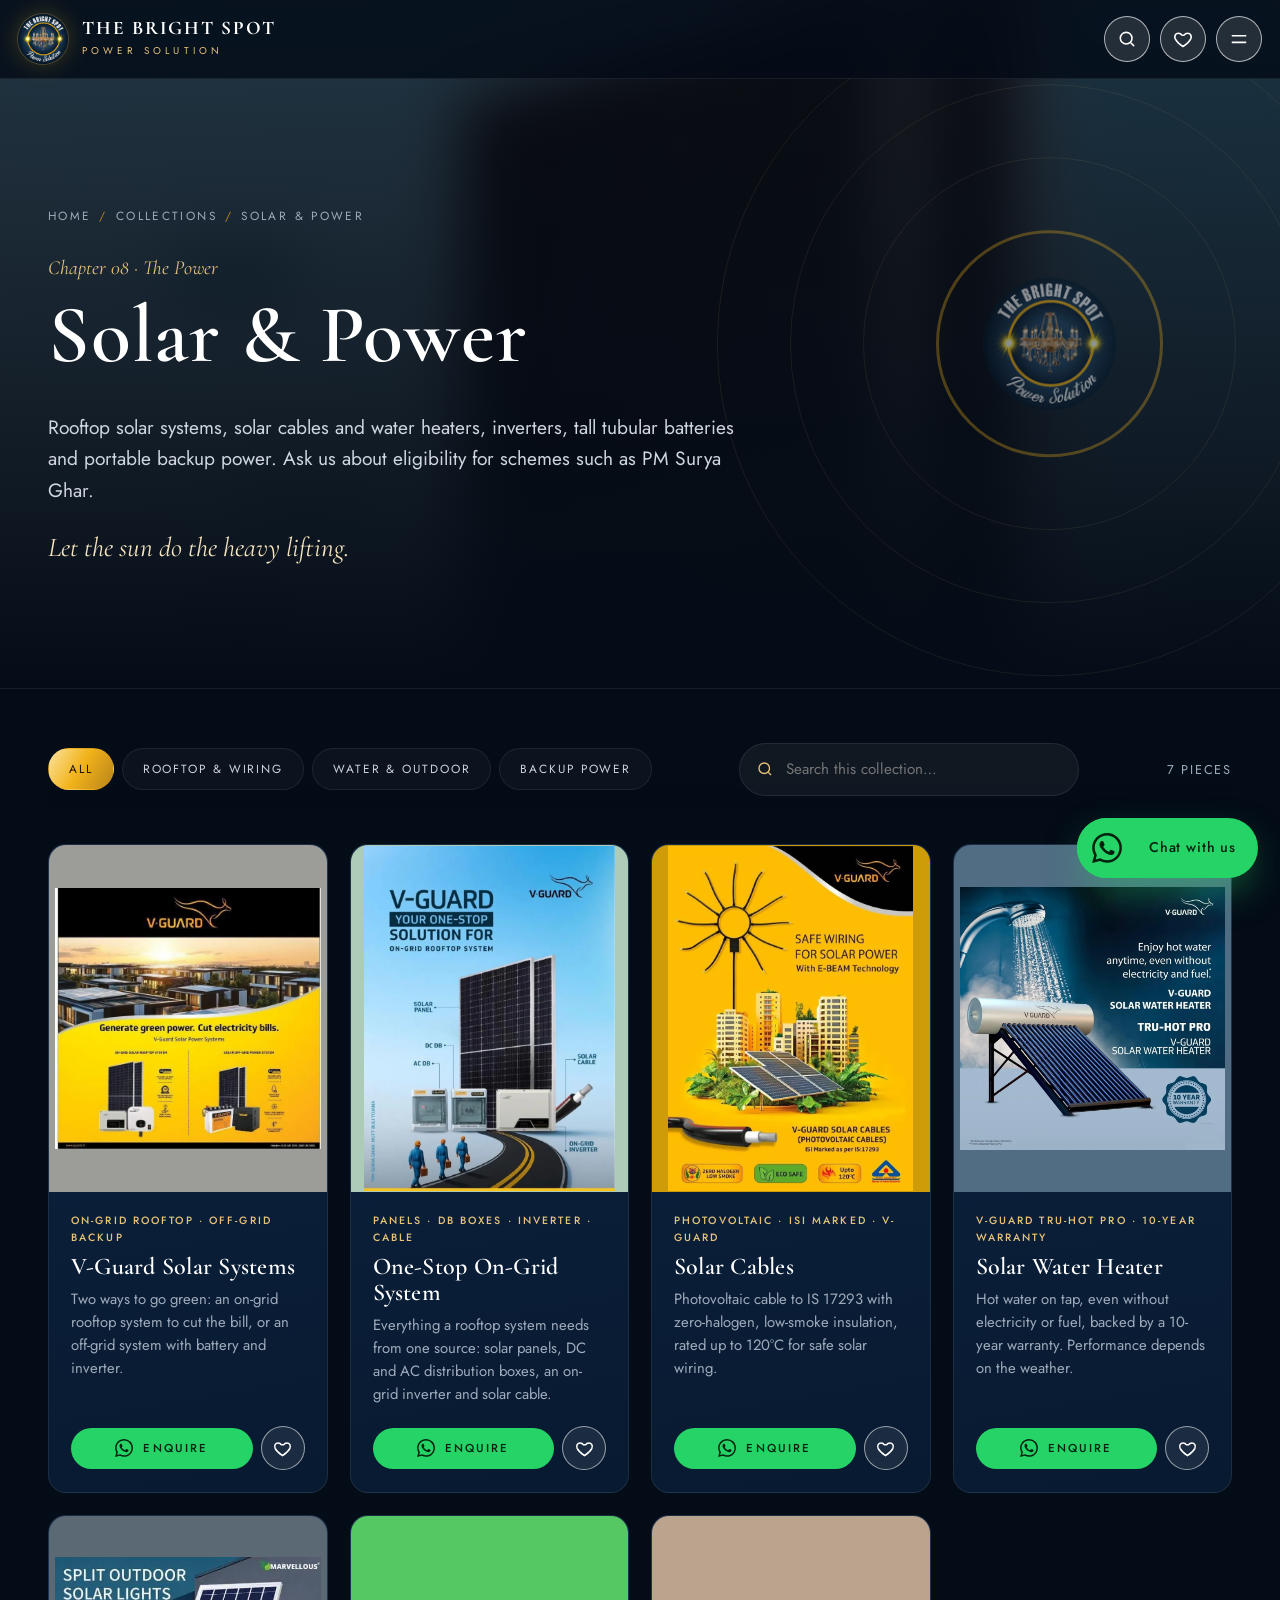
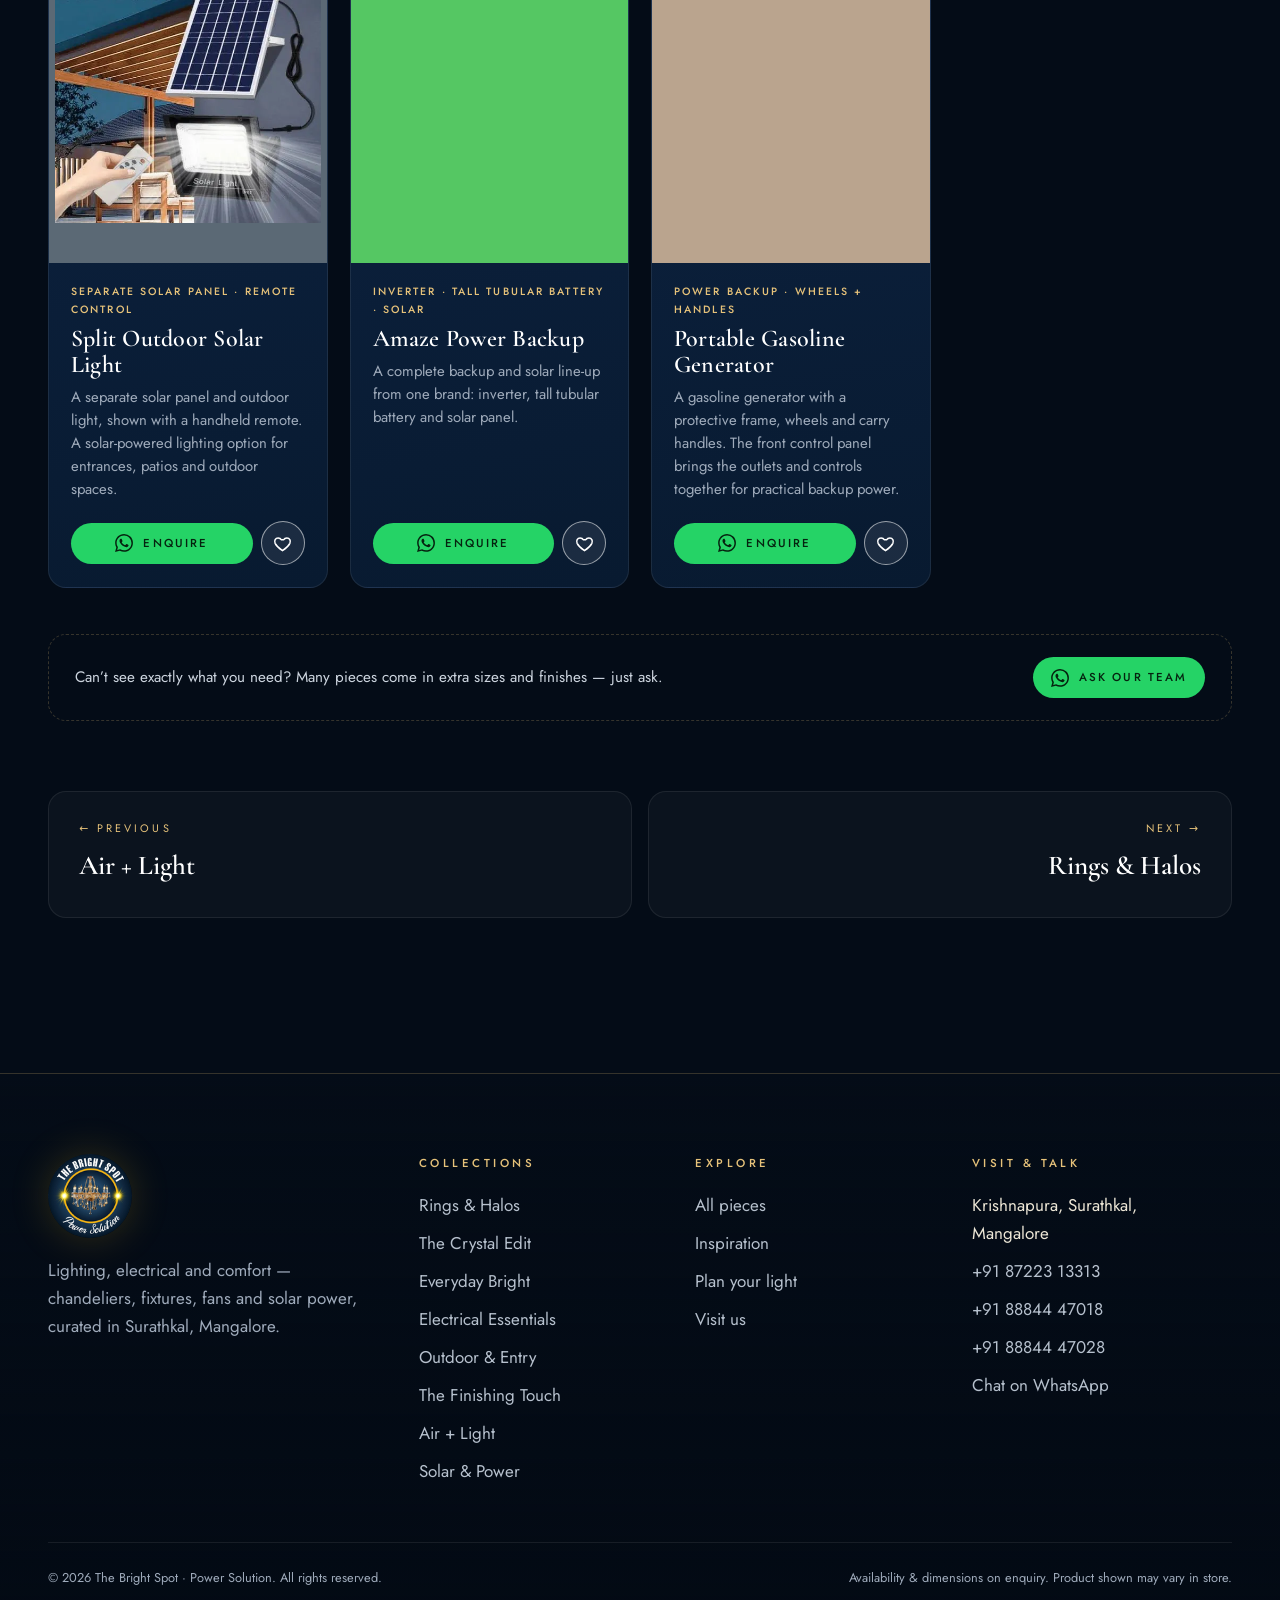
<file: solar-power.html>
<!doctype html><html lang="en"><head><meta charset="utf-8"><meta name="viewport" content="width=device-width,initial-scale=1,viewport-fit=cover"><title>Solar &amp; Power — The Power | The Bright Spot, Mangalore</title><meta name="description" content="Rooftop solar systems, solar cables and water heaters, inverters, tall tubular batteries and portable backup power. Ask us about eligibility for schemes such as PM Surya Ghar. The Bright Spot, Surathkal, Mangalore."><meta name="theme-color" content="#040c17"><meta property="og:type" content="website"><meta property="og:title" content="Solar &amp; Power — The Power | The Bright Spot, Mangalore"><meta property="og:description" content="Rooftop solar systems, solar cables and water heaters, inverters, tall tubular batteries and portable backup power. Ask us about eligibility for schemes such as PM Surya Ghar. The Bright Spot, Surathkal, Mangalore."><meta property="og:image" content="assets/img/og-image.jpg"><meta name="twitter:card" content="summary_large_image"><link rel="icon" type="image/png" href="assets/img/favicon-64.png"><link rel="apple-touch-icon" href="assets/img/apple-touch-icon.png"><link rel="preconnect" href="https://fonts.googleapis.com"><link rel="preconnect" href="https://fonts.gstatic.com" crossorigin><link href="https://fonts.googleapis.com/css2?family=Cormorant+Garamond:ital,wght@0,500;0,600;0,700;1,500;1,600&family=Jost:wght@300;400;500&display=swap" rel="stylesheet"><link rel="stylesheet" href="assets/css/style.css"><script type="application/ld+json">{"@context": "https://schema.org", "@type": "HomeGoodsStore", "name": "The Bright Spot \u2014 Power Solution", "image": "assets/img/og-image.jpg", "telephone": ["+91 87223 13313", "+91 88844 47018", "+91 88844 47028"], "address": {"@type": "PostalAddress", "streetAddress": "Krishnapura, Surathkal", "addressLocality": "Mangalore", "addressRegion": "Karnataka", "addressCountry": "IN"}, "description": "Rooftop solar systems, solar cables and water heaters, inverters, tall tubular batteries and portable backup power. Ask us about eligibility for schemes such as PM Surya Ghar. The Bright Spot, Surathkal, Mangalore."}</script></head><body><a class="skip" href="#main">Skip to content</a><div class="scrim" id="scrim" data-close-drawer></div><aside class="drawer" id="drawer" aria-label="My enquiry list"><div class="dr-head"><h3>My enquiry list</h3><button class="icon-btn" data-close-drawer aria-label="Close"><svg viewBox="0 0 24 24" fill="none" stroke="currentColor" stroke-width="1.8"><path d="M6 6l12 12M18 6 6 18"/></svg></button></div><div class="dr-body"></div><div class="dr-foot"><a class="btn btn-wa" id="send-list" href="#" target="_blank" rel="noopener"><svg viewBox="0 0 24 24" fill="currentColor" aria-hidden="true"><path d="M17.47 14.38c-.3-.15-1.76-.87-2.03-.97-.27-.1-.47-.15-.67.15-.2.3-.77.97-.94 1.16-.17.2-.35.22-.64.07-.3-.15-1.26-.46-2.4-1.48-.89-.8-1.49-1.77-1.66-2.07-.17-.3-.02-.46.13-.61.14-.13.3-.35.45-.52.15-.18.2-.3.3-.5.1-.2.05-.38-.02-.52-.08-.15-.67-1.62-.92-2.21-.24-.58-.49-.5-.67-.51h-.57c-.2 0-.52.07-.8.37-.27.3-1.04 1.02-1.04 2.48s1.07 2.87 1.22 3.07c.15.2 2.1 3.2 5.08 4.48.7.3 1.26.49 1.7.63.72.23 1.36.2 1.87.12.57-.09 1.76-.72 2-1.41.25-.7.25-1.29.17-1.41-.07-.12-.27-.2-.57-.35M12.05 21.78h-.01a9.87 9.87 0 0 1-5.03-1.38l-.36-.21-3.74.98 1-3.65-.24-.37a9.86 9.86 0 0 1-1.51-5.26c0-5.45 4.44-9.88 9.89-9.88 2.64 0 5.12 1.03 6.99 2.9a9.83 9.83 0 0 1 2.89 6.99c0 5.45-4.44 9.88-9.88 9.88M20.46 3.49A11.8 11.8 0 0 0 12.05 0C5.5 0 .16 5.34.16 11.89c0 2.1.55 4.14 1.59 5.95L.06 24l6.3-1.65a11.9 11.9 0 0 0 5.69 1.45c6.55 0 11.89-5.34 11.89-11.89 0-3.18-1.24-6.17-3.48-8.42"/></svg> Send list on WhatsApp</a><button class="clear" id="clear-list">Clear list</button></div></aside><div class="lb" id="lb" role="dialog" aria-modal="true" aria-label="Product view"><div class="lb-count" id="lb-count"></div><button class="lb-btn lb-close" aria-label="Close"><svg viewBox="0 0 24 24" fill="none" stroke="currentColor" stroke-width="1.8"><path d="M6 6l12 12M18 6 6 18"/></svg></button><div class="lb-stage"><button class="lb-btn lb-prev" aria-label="Previous"><svg viewBox="0 0 24 24" fill="none" stroke="currentColor" stroke-width="1.8"><path d="m15 5-7 7 7 7"/></svg></button><img id="lb-img" alt=""><button class="lb-btn lb-next" aria-label="Next"><svg viewBox="0 0 24 24" fill="none" stroke="currentColor" stroke-width="1.8"><path d="m9 5 7 7-7 7"/></svg></button></div><div class="lb-side"><span class="tag" id="lb-tag"></span><h3 id="lb-title"></h3><p id="lb-desc"></p><p><a class="link-arrow" id="lb-cat" href="#"></a></p><div class="row"><a class="btn btn-wa" id="lb-wa" href="#" target="_blank" rel="noopener"><svg viewBox="0 0 24 24" fill="currentColor" aria-hidden="true"><path d="M17.47 14.38c-.3-.15-1.76-.87-2.03-.97-.27-.1-.47-.15-.67.15-.2.3-.77.97-.94 1.16-.17.2-.35.22-.64.07-.3-.15-1.26-.46-2.4-1.48-.89-.8-1.49-1.77-1.66-2.07-.17-.3-.02-.46.13-.61.14-.13.3-.35.45-.52.15-.18.2-.3.3-.5.1-.2.05-.38-.02-.52-.08-.15-.67-1.62-.92-2.21-.24-.58-.49-.5-.67-.51h-.57c-.2 0-.52.07-.8.37-.27.3-1.04 1.02-1.04 2.48s1.07 2.87 1.22 3.07c.15.2 2.1 3.2 5.08 4.48.7.3 1.26.49 1.7.63.72.23 1.36.2 1.87.12.57-.09 1.76-.72 2-1.41.25-.7.25-1.29.17-1.41-.07-.12-.27-.2-.57-.35M12.05 21.78h-.01a9.87 9.87 0 0 1-5.03-1.38l-.36-.21-3.74.98 1-3.65-.24-.37a9.86 9.86 0 0 1-1.51-5.26c0-5.45 4.44-9.88 9.89-9.88 2.64 0 5.12 1.03 6.99 2.9a9.83 9.83 0 0 1 2.89 6.99c0 5.45-4.44 9.88-9.88 9.88M20.46 3.49A11.8 11.8 0 0 0 12.05 0C5.5 0 .16 5.34.16 11.89c0 2.1.55 4.14 1.59 5.95L.06 24l6.3-1.65a11.9 11.9 0 0 0 5.69 1.45c6.55 0 11.89-5.34 11.89-11.89 0-3.18-1.24-6.17-3.48-8.42"/></svg> Enquire on WhatsApp</a><button class="btn btn-ghost" id="lb-save" aria-pressed="false"><svg style="width:18px;height:18px;fill:none;stroke:currentColor;stroke-width:1.7" viewBox="0 0 24 24"><path d="M12 21s-7-4.6-9.3-9.2C1.2 8.6 3 5 6.5 5c2 0 3.4 1.1 4.2 2.4h2.6C14.1 6.1 15.5 5 17.5 5 21 5 22.8 8.6 21.3 11.8 19 16.4 12 21 12 21z"/></svg><span>Save to list</span></button></div><p class="hint" style="margin-top:14px">Availability, sizes and finishes confirmed by our team.</p></div></div><div class="fab"><button class="totop" aria-label="Back to top"><svg viewBox="0 0 24 24" fill="none" stroke="currentColor" stroke-width="1.8"><path d="m5 15 7-7 7 7"/></svg></button><a class="fab-wa" href="https://wa.me/918722313313?text=Hello%20The%20Bright%20Spot%21%20I%20found%20your%20website%20and%20would%20like%20some%20help%20choosing%20lighting." target="_blank" rel="noopener" aria-label="Chat with The Bright Spot on WhatsApp"><span class="ic"><svg viewBox="0 0 24 24" fill="currentColor" aria-hidden="true"><path d="M17.47 14.38c-.3-.15-1.76-.87-2.03-.97-.27-.1-.47-.15-.67.15-.2.3-.77.97-.94 1.16-.17.2-.35.22-.64.07-.3-.15-1.26-.46-2.4-1.48-.89-.8-1.49-1.77-1.66-2.07-.17-.3-.02-.46.13-.61.14-.13.3-.35.45-.52.15-.18.2-.3.3-.5.1-.2.05-.38-.02-.52-.08-.15-.67-1.62-.92-2.21-.24-.58-.49-.5-.67-.51h-.57c-.2 0-.52.07-.8.37-.27.3-1.04 1.02-1.04 2.48s1.07 2.87 1.22 3.07c.15.2 2.1 3.2 5.08 4.48.7.3 1.26.49 1.7.63.72.23 1.36.2 1.87.12.57-.09 1.76-.72 2-1.41.25-.7.25-1.29.17-1.41-.07-.12-.27-.2-.57-.35M12.05 21.78h-.01a9.87 9.87 0 0 1-5.03-1.38l-.36-.21-3.74.98 1-3.65-.24-.37a9.86 9.86 0 0 1-1.51-5.26c0-5.45 4.44-9.88 9.89-9.88 2.64 0 5.12 1.03 6.99 2.9a9.83 9.83 0 0 1 2.89 6.99c0 5.45-4.44 9.88-9.88 9.88M20.46 3.49A11.8 11.8 0 0 0 12.05 0C5.5 0 .16 5.34.16 11.89c0 2.1.55 4.14 1.59 5.95L.06 24l6.3-1.65a11.9 11.9 0 0 0 5.69 1.45c6.55 0 11.89-5.34 11.89-11.89 0-3.18-1.24-6.17-3.48-8.42"/></svg></span><span>Chat with us</span></a></div><div class="toast" id="toast" role="status" aria-live="polite"></div><header class="site-header inner"><div class="wrap nav"><a class="brand" href="index.html" aria-label="The Bright Spot — home"><img src="assets/img/logo-sm.png" width="50" height="50" alt=""><span><b>THE BRIGHT SPOT</b><small>Power Solution</small></span></a><ul class="menu" id="menu"><li><a href="index.html">Home</a></li><li class="has-drop"><button aria-expanded="false" aria-haspopup="true">Collections</button><div class="drop"><a href="rings-halos.html"><img src="assets/img/p02.webp" alt="" width="54" height="54" loading="lazy"><div><span>Rings &amp; Halos</span><em>The Modern</em></div></a><a href="crystal-edit.html"><img src="assets/img/p14.webp" alt="" width="54" height="54" loading="lazy"><div><span>The Crystal Edit</span><em>The Statement</em></div></a><a href="everyday-bright.html"><img src="assets/img/p38.webp" alt="" width="54" height="54" loading="lazy"><div><span>Everyday Bright</span><em>The Everyday</em></div></a><a href="electrical-essentials.html"><img src="assets/img/p71.webp" alt="" width="54" height="54" loading="lazy"><div><span>Electrical Essentials</span><em>The Foundation</em></div></a><a href="outdoor-entry.html"><img src="assets/img/p47.webp" alt="" width="54" height="54" loading="lazy"><div><span>Outdoor &amp; Entry</span><em>The Welcome</em></div></a><a href="finishing-touch.html"><img src="assets/img/p73.webp" alt="" width="54" height="54" loading="lazy"><div><span>The Finishing Touch</span><em>The Finish</em></div></a><a href="air-light.html"><img src="assets/img/p62.webp" alt="" width="54" height="54" loading="lazy"><div><span>Air + Light</span><em>The Comfort</em></div></a><a href="solar-power.html"><img src="assets/img/p79.webp" alt="" width="54" height="54" loading="lazy"><div><span>Solar &amp; Power</span><em>The Power</em></div></a><a href="collection.html" style="grid-column:1/-1;justify-content:center"><span style="font-size:.9rem;letter-spacing:.2em;text-transform:uppercase;font-family:var(--sans);color:var(--gold-2)">Browse every piece →</span></a></div></li><li><a href="inspiration.html">Inspiration</a></li><li><a href="plan-your-light.html">Plan Your Light</a></li><li><a href="visit.html">Visit Us</a></li></ul><div class="nav-tools"><a class="icon-btn" href="collection.html" aria-label="Search all pieces"><svg viewBox="0 0 24 24" fill="none" stroke="currentColor" stroke-width="1.8"><circle cx="11" cy="11" r="7"/><path d="m20 20-3.5-3.5"/></svg></a><button class="icon-btn" data-list aria-label="Open my enquiry list"><svg viewBox="0 0 24 24"><path d="M12 21s-7-4.6-9.3-9.2C1.2 8.6 3 5 6.5 5c2 0 3.4 1.1 4.2 2.4h2.6C14.1 6.1 15.5 5 17.5 5 21 5 22.8 8.6 21.3 11.8 19 16.4 12 21 12 21z"/></svg><span class="badge" aria-hidden="true">0</span></button><a class="btn btn-wa btn-sm nav-cta" href="https://wa.me/918722313313?text=Hello%20The%20Bright%20Spot%21%20I%20found%20your%20website%20and%20would%20like%20some%20help%20choosing%20lighting." target="_blank" rel="noopener"><svg viewBox="0 0 24 24" fill="currentColor" aria-hidden="true"><path d="M17.47 14.38c-.3-.15-1.76-.87-2.03-.97-.27-.1-.47-.15-.67.15-.2.3-.77.97-.94 1.16-.17.2-.35.22-.64.07-.3-.15-1.26-.46-2.4-1.48-.89-.8-1.49-1.77-1.66-2.07-.17-.3-.02-.46.13-.61.14-.13.3-.35.45-.52.15-.18.2-.3.3-.5.1-.2.05-.38-.02-.52-.08-.15-.67-1.62-.92-2.21-.24-.58-.49-.5-.67-.51h-.57c-.2 0-.52.07-.8.37-.27.3-1.04 1.02-1.04 2.48s1.07 2.87 1.22 3.07c.15.2 2.1 3.2 5.08 4.48.7.3 1.26.49 1.7.63.72.23 1.36.2 1.87.12.57-.09 1.76-.72 2-1.41.25-.7.25-1.29.17-1.41-.07-.12-.27-.2-.57-.35M12.05 21.78h-.01a9.87 9.87 0 0 1-5.03-1.38l-.36-.21-3.74.98 1-3.65-.24-.37a9.86 9.86 0 0 1-1.51-5.26c0-5.45 4.44-9.88 9.89-9.88 2.64 0 5.12 1.03 6.99 2.9a9.83 9.83 0 0 1 2.89 6.99c0 5.45-4.44 9.88-9.88 9.88M20.46 3.49A11.8 11.8 0 0 0 12.05 0C5.5 0 .16 5.34.16 11.89c0 2.1.55 4.14 1.59 5.95L.06 24l6.3-1.65a11.9 11.9 0 0 0 5.69 1.45c6.55 0 11.89-5.34 11.89-11.89 0-3.18-1.24-6.17-3.48-8.42"/></svg> WhatsApp</a><button class="icon-btn burger" aria-label="Menu" aria-expanded="false" aria-controls="menu"><svg viewBox="0 0 24 24" fill="none" stroke="currentColor" stroke-width="1.8"><path d="M4 8h16M4 16h16"/></svg></button></div></div></header><main id="main"><section class="phero"><div class="bgimg"><img src="assets/img/p79.webp" alt=""></div><div class="rings-deco" aria-hidden="true"><i></i><i></i><i></i><i></i><img src="assets/img/logo-sm.png" alt=""></div><div class="wrap"><div class="crumbs"><a href="index.html">Home</a><span>/</span><a href="collection.html">Collections</a><span>/</span>Solar &amp; Power</div><span class="chapter">Chapter 08 · The Power</span><h1>Solar &amp; Power</h1><p class="lead">Rooftop solar systems, solar cables and water heaters, inverters, tall tubular batteries and portable backup power. Ask us about eligibility for schemes such as PM Surya Ghar.</p><p class="line">Let the sun do the heavy lifting.</p></div></section><section class="section" style="padding-top:40px"><div class="wrap"><div class="toolbar"><div class="chips" role="group" aria-label="Filter"><button class="chip" data-f="all" aria-pressed="true">All</button><button class="chip" data-f="roof" aria-pressed="false">Rooftop &amp; wiring</button><button class="chip" data-f="water" aria-pressed="false">Water &amp; outdoor</button><button class="chip" data-f="backup" aria-pressed="false">Backup power</button></div><div class="search"><span><svg viewBox="0 0 24 24" fill="none" stroke="currentColor" stroke-width="1.8"><circle cx="11" cy="11" r="7"/><path d="m20 20-3.5-3.5"/></svg></span><input id="q" type="search" placeholder="Search this collection…" aria-label="Search this collection"></div><span class="count" id="count"></span></div><div class="grid" data-filterable="sub" data-scope><article class="card rv" data-id="77" data-cat="solar-power" data-sub="roof"><button class="card-media" data-open data-id="77" style="background:#9c9c98" aria-label="View V-Guard Solar Systems"><img src="assets/img/p77.webp" width="676" height="664" alt="V-Guard Solar Systems — Solar &amp; Power" loading="lazy" decoding="async"><span class="zoom"><svg viewBox="0 0 24 24" fill="none" stroke="currentColor" stroke-width="1.8"><path d="M4 9V4h5M20 9V4h-5M4 15v5h5M20 15v5h-5"/></svg></span></button><div class="card-body"><span class="tag">On-grid rooftop · Off-grid backup</span><h3>V-Guard Solar Systems</h3><p>Two ways to go green: an on-grid rooftop system to cut the bill, or an off-grid system with battery and inverter.</p><div class="card-actions"><a class="btn btn-wa btn-sm" href="https://wa.me/918722313313?text=Hello%20The%20Bright%20Spot%21%20I%27m%20interested%20in%20V-Guard%20Solar%20Systems%20%28Solar%20%26%20Power%29.%20Could%20you%20tell%20me%20about%20availability%20and%20details%3F%20Thank%20you." target="_blank" rel="noopener"><svg viewBox="0 0 24 24" fill="currentColor" aria-hidden="true"><path d="M17.47 14.38c-.3-.15-1.76-.87-2.03-.97-.27-.1-.47-.15-.67.15-.2.3-.77.97-.94 1.16-.17.2-.35.22-.64.07-.3-.15-1.26-.46-2.4-1.48-.89-.8-1.49-1.77-1.66-2.07-.17-.3-.02-.46.13-.61.14-.13.3-.35.45-.52.15-.18.2-.3.3-.5.1-.2.05-.38-.02-.52-.08-.15-.67-1.62-.92-2.21-.24-.58-.49-.5-.67-.51h-.57c-.2 0-.52.07-.8.37-.27.3-1.04 1.02-1.04 2.48s1.07 2.87 1.22 3.07c.15.2 2.1 3.2 5.08 4.48.7.3 1.26.49 1.7.63.72.23 1.36.2 1.87.12.57-.09 1.76-.72 2-1.41.25-.7.25-1.29.17-1.41-.07-.12-.27-.2-.57-.35M12.05 21.78h-.01a9.87 9.87 0 0 1-5.03-1.38l-.36-.21-3.74.98 1-3.65-.24-.37a9.86 9.86 0 0 1-1.51-5.26c0-5.45 4.44-9.88 9.89-9.88 2.64 0 5.12 1.03 6.99 2.9a9.83 9.83 0 0 1 2.89 6.99c0 5.45-4.44 9.88-9.88 9.88M20.46 3.49A11.8 11.8 0 0 0 12.05 0C5.5 0 .16 5.34.16 11.89c0 2.1.55 4.14 1.59 5.95L.06 24l6.3-1.65a11.9 11.9 0 0 0 5.69 1.45c6.55 0 11.89-5.34 11.89-11.89 0-3.18-1.24-6.17-3.48-8.42"/></svg> Enquire</a><button class="save" data-id="77" aria-pressed="false" aria-label="Save V-Guard Solar Systems to enquiry list"><svg viewBox="0 0 24 24"><path d="M12 21s-7-4.6-9.3-9.2C1.2 8.6 3 5 6.5 5c2 0 3.4 1.1 4.2 2.4h2.6C14.1 6.1 15.5 5 17.5 5 21 5 22.8 8.6 21.3 11.8 19 16.4 12 21 12 21z"/></svg></button></div></div></article><article class="card rv" data-id="79" data-cat="solar-power" data-sub="roof"><button class="card-media" data-open data-id="79" style="background:#acccb7" aria-label="View One-Stop On-Grid System"><img src="assets/img/p79.webp" width="727" height="1000" alt="One-Stop On-Grid System — Solar &amp; Power" loading="lazy" decoding="async"><span class="zoom"><svg viewBox="0 0 24 24" fill="none" stroke="currentColor" stroke-width="1.8"><path d="M4 9V4h5M20 9V4h-5M4 15v5h5M20 15v5h-5"/></svg></span></button><div class="card-body"><span class="tag">Panels · DB boxes · Inverter · Cable</span><h3>One-Stop On-Grid System</h3><p>Everything a rooftop system needs from one source: solar panels, DC and AC distribution boxes, an on-grid inverter and solar cable.</p><div class="card-actions"><a class="btn btn-wa btn-sm" href="https://wa.me/918722313313?text=Hello%20The%20Bright%20Spot%21%20I%27m%20interested%20in%20One-Stop%20On-Grid%20System%20%28Solar%20%26%20Power%29.%20Could%20you%20tell%20me%20about%20availability%20and%20details%3F%20Thank%20you." target="_blank" rel="noopener"><svg viewBox="0 0 24 24" fill="currentColor" aria-hidden="true"><path d="M17.47 14.38c-.3-.15-1.76-.87-2.03-.97-.27-.1-.47-.15-.67.15-.2.3-.77.97-.94 1.16-.17.2-.35.22-.64.07-.3-.15-1.26-.46-2.4-1.48-.89-.8-1.49-1.77-1.66-2.07-.17-.3-.02-.46.13-.61.14-.13.3-.35.45-.52.15-.18.2-.3.3-.5.1-.2.05-.38-.02-.52-.08-.15-.67-1.62-.92-2.21-.24-.58-.49-.5-.67-.51h-.57c-.2 0-.52.07-.8.37-.27.3-1.04 1.02-1.04 2.48s1.07 2.87 1.22 3.07c.15.2 2.1 3.2 5.08 4.48.7.3 1.26.49 1.7.63.72.23 1.36.2 1.87.12.57-.09 1.76-.72 2-1.41.25-.7.25-1.29.17-1.41-.07-.12-.27-.2-.57-.35M12.05 21.78h-.01a9.87 9.87 0 0 1-5.03-1.38l-.36-.21-3.74.98 1-3.65-.24-.37a9.86 9.86 0 0 1-1.51-5.26c0-5.45 4.44-9.88 9.89-9.88 2.64 0 5.12 1.03 6.99 2.9a9.83 9.83 0 0 1 2.89 6.99c0 5.45-4.44 9.88-9.88 9.88M20.46 3.49A11.8 11.8 0 0 0 12.05 0C5.5 0 .16 5.34.16 11.89c0 2.1.55 4.14 1.59 5.95L.06 24l6.3-1.65a11.9 11.9 0 0 0 5.69 1.45c6.55 0 11.89-5.34 11.89-11.89 0-3.18-1.24-6.17-3.48-8.42"/></svg> Enquire</a><button class="save" data-id="79" aria-pressed="false" aria-label="Save One-Stop On-Grid System to enquiry list"><svg viewBox="0 0 24 24"><path d="M12 21s-7-4.6-9.3-9.2C1.2 8.6 3 5 6.5 5c2 0 3.4 1.1 4.2 2.4h2.6C14.1 6.1 15.5 5 17.5 5 21 5 22.8 8.6 21.3 11.8 19 16.4 12 21 12 21z"/></svg></button></div></div></article><article class="card rv" data-id="80" data-cat="solar-power" data-sub="roof"><button class="card-media" data-open data-id="80" style="background:#ce9c08" aria-label="View Solar Cables"><img src="assets/img/p80.webp" width="709" height="1000" alt="Solar Cables — Solar &amp; Power" loading="lazy" decoding="async"><span class="zoom"><svg viewBox="0 0 24 24" fill="none" stroke="currentColor" stroke-width="1.8"><path d="M4 9V4h5M20 9V4h-5M4 15v5h5M20 15v5h-5"/></svg></span></button><div class="card-body"><span class="tag">Photovoltaic · ISI marked · V-Guard</span><h3>Solar Cables</h3><p>Photovoltaic cable to IS 17293 with zero-halogen, low-smoke insulation, rated up to 120°C for safe solar wiring.</p><div class="card-actions"><a class="btn btn-wa btn-sm" href="https://wa.me/918722313313?text=Hello%20The%20Bright%20Spot%21%20I%27m%20interested%20in%20Solar%20Cables%20%28Solar%20%26%20Power%29.%20Could%20you%20tell%20me%20about%20availability%20and%20details%3F%20Thank%20you." target="_blank" rel="noopener"><svg viewBox="0 0 24 24" fill="currentColor" aria-hidden="true"><path d="M17.47 14.38c-.3-.15-1.76-.87-2.03-.97-.27-.1-.47-.15-.67.15-.2.3-.77.97-.94 1.16-.17.2-.35.22-.64.07-.3-.15-1.26-.46-2.4-1.48-.89-.8-1.49-1.77-1.66-2.07-.17-.3-.02-.46.13-.61.14-.13.3-.35.45-.52.15-.18.2-.3.3-.5.1-.2.05-.38-.02-.52-.08-.15-.67-1.62-.92-2.21-.24-.58-.49-.5-.67-.51h-.57c-.2 0-.52.07-.8.37-.27.3-1.04 1.02-1.04 2.48s1.07 2.87 1.22 3.07c.15.2 2.1 3.2 5.08 4.48.7.3 1.26.49 1.7.63.72.23 1.36.2 1.87.12.57-.09 1.76-.72 2-1.41.25-.7.25-1.29.17-1.41-.07-.12-.27-.2-.57-.35M12.05 21.78h-.01a9.87 9.87 0 0 1-5.03-1.38l-.36-.21-3.74.98 1-3.65-.24-.37a9.86 9.86 0 0 1-1.51-5.26c0-5.45 4.44-9.88 9.89-9.88 2.64 0 5.12 1.03 6.99 2.9a9.83 9.83 0 0 1 2.89 6.99c0 5.45-4.44 9.88-9.88 9.88M20.46 3.49A11.8 11.8 0 0 0 12.05 0C5.5 0 .16 5.34.16 11.89c0 2.1.55 4.14 1.59 5.95L.06 24l6.3-1.65a11.9 11.9 0 0 0 5.69 1.45c6.55 0 11.89-5.34 11.89-11.89 0-3.18-1.24-6.17-3.48-8.42"/></svg> Enquire</a><button class="save" data-id="80" aria-pressed="false" aria-label="Save Solar Cables to enquiry list"><svg viewBox="0 0 24 24"><path d="M12 21s-7-4.6-9.3-9.2C1.2 8.6 3 5 6.5 5c2 0 3.4 1.1 4.2 2.4h2.6C14.1 6.1 15.5 5 17.5 5 21 5 22.8 8.6 21.3 11.8 19 16.4 12 21 12 21z"/></svg></button></div></div></article><article class="card rv" data-id="81" data-cat="solar-power" data-sub="water"><button class="card-media" data-open data-id="81" style="background:#506d83" aria-label="View Solar Water Heater"><img src="assets/img/p81.webp" width="1000" height="991" alt="Solar Water Heater — Solar &amp; Power" loading="lazy" decoding="async"><span class="zoom"><svg viewBox="0 0 24 24" fill="none" stroke="currentColor" stroke-width="1.8"><path d="M4 9V4h5M20 9V4h-5M4 15v5h5M20 15v5h-5"/></svg></span></button><div class="card-body"><span class="tag">V-Guard Tru-Hot Pro · 10-year warranty</span><h3>Solar Water Heater</h3><p>Hot water on tap, even without electricity or fuel, backed by a 10-year warranty. Performance depends on the weather.</p><div class="card-actions"><a class="btn btn-wa btn-sm" href="https://wa.me/918722313313?text=Hello%20The%20Bright%20Spot%21%20I%27m%20interested%20in%20Solar%20Water%20Heater%20%28Solar%20%26%20Power%29.%20Could%20you%20tell%20me%20about%20availability%20and%20details%3F%20Thank%20you." target="_blank" rel="noopener"><svg viewBox="0 0 24 24" fill="currentColor" aria-hidden="true"><path d="M17.47 14.38c-.3-.15-1.76-.87-2.03-.97-.27-.1-.47-.15-.67.15-.2.3-.77.97-.94 1.16-.17.2-.35.22-.64.07-.3-.15-1.26-.46-2.4-1.48-.89-.8-1.49-1.77-1.66-2.07-.17-.3-.02-.46.13-.61.14-.13.3-.35.45-.52.15-.18.2-.3.3-.5.1-.2.05-.38-.02-.52-.08-.15-.67-1.62-.92-2.21-.24-.58-.49-.5-.67-.51h-.57c-.2 0-.52.07-.8.37-.27.3-1.04 1.02-1.04 2.48s1.07 2.87 1.22 3.07c.15.2 2.1 3.2 5.08 4.48.7.3 1.26.49 1.7.63.72.23 1.36.2 1.87.12.57-.09 1.76-.72 2-1.41.25-.7.25-1.29.17-1.41-.07-.12-.27-.2-.57-.35M12.05 21.78h-.01a9.87 9.87 0 0 1-5.03-1.38l-.36-.21-3.74.98 1-3.65-.24-.37a9.86 9.86 0 0 1-1.51-5.26c0-5.45 4.44-9.88 9.89-9.88 2.64 0 5.12 1.03 6.99 2.9a9.83 9.83 0 0 1 2.89 6.99c0 5.45-4.44 9.88-9.88 9.88M20.46 3.49A11.8 11.8 0 0 0 12.05 0C5.5 0 .16 5.34.16 11.89c0 2.1.55 4.14 1.59 5.95L.06 24l6.3-1.65a11.9 11.9 0 0 0 5.69 1.45c6.55 0 11.89-5.34 11.89-11.89 0-3.18-1.24-6.17-3.48-8.42"/></svg> Enquire</a><button class="save" data-id="81" aria-pressed="false" aria-label="Save Solar Water Heater to enquiry list"><svg viewBox="0 0 24 24"><path d="M12 21s-7-4.6-9.3-9.2C1.2 8.6 3 5 6.5 5c2 0 3.4 1.1 4.2 2.4h2.6C14.1 6.1 15.5 5 17.5 5 21 5 22.8 8.6 21.3 11.8 19 16.4 12 21 12 21z"/></svg></button></div></div></article><article class="card rv" data-id="83" data-cat="solar-power" data-sub="water"><button class="card-media" data-open data-id="83" style="background:#5b6975" aria-label="View Split Outdoor Solar Light"><img src="assets/img/p83.webp" width="500" height="500" alt="Split Outdoor Solar Light — Solar &amp; Power" loading="lazy" decoding="async"><span class="zoom"><svg viewBox="0 0 24 24" fill="none" stroke="currentColor" stroke-width="1.8"><path d="M4 9V4h5M20 9V4h-5M4 15v5h5M20 15v5h-5"/></svg></span></button><div class="card-body"><span class="tag">Separate solar panel · Remote control</span><h3>Split Outdoor Solar Light</h3><p>A separate solar panel and outdoor light, shown with a handheld remote. A solar-powered lighting option for entrances, patios and outdoor spaces.</p><div class="card-actions"><a class="btn btn-wa btn-sm" href="https://wa.me/918722313313?text=Hello%20The%20Bright%20Spot%21%20I%27m%20interested%20in%20Split%20Outdoor%20Solar%20Light%20%28Solar%20%26%20Power%29.%20Could%20you%20tell%20me%20about%20availability%20and%20details%3F%20Thank%20you." target="_blank" rel="noopener"><svg viewBox="0 0 24 24" fill="currentColor" aria-hidden="true"><path d="M17.47 14.38c-.3-.15-1.76-.87-2.03-.97-.27-.1-.47-.15-.67.15-.2.3-.77.97-.94 1.16-.17.2-.35.22-.64.07-.3-.15-1.26-.46-2.4-1.48-.89-.8-1.49-1.77-1.66-2.07-.17-.3-.02-.46.13-.61.14-.13.3-.35.45-.52.15-.18.2-.3.3-.5.1-.2.05-.38-.02-.52-.08-.15-.67-1.62-.92-2.21-.24-.58-.49-.5-.67-.51h-.57c-.2 0-.52.07-.8.37-.27.3-1.04 1.02-1.04 2.48s1.07 2.87 1.22 3.07c.15.2 2.1 3.2 5.08 4.48.7.3 1.26.49 1.7.63.72.23 1.36.2 1.87.12.57-.09 1.76-.72 2-1.41.25-.7.25-1.29.17-1.41-.07-.12-.27-.2-.57-.35M12.05 21.78h-.01a9.87 9.87 0 0 1-5.03-1.38l-.36-.21-3.74.98 1-3.65-.24-.37a9.86 9.86 0 0 1-1.51-5.26c0-5.45 4.44-9.88 9.89-9.88 2.64 0 5.12 1.03 6.99 2.9a9.83 9.83 0 0 1 2.89 6.99c0 5.45-4.44 9.88-9.88 9.88M20.46 3.49A11.8 11.8 0 0 0 12.05 0C5.5 0 .16 5.34.16 11.89c0 2.1.55 4.14 1.59 5.95L.06 24l6.3-1.65a11.9 11.9 0 0 0 5.69 1.45c6.55 0 11.89-5.34 11.89-11.89 0-3.18-1.24-6.17-3.48-8.42"/></svg> Enquire</a><button class="save" data-id="83" aria-pressed="false" aria-label="Save Split Outdoor Solar Light to enquiry list"><svg viewBox="0 0 24 24"><path d="M12 21s-7-4.6-9.3-9.2C1.2 8.6 3 5 6.5 5c2 0 3.4 1.1 4.2 2.4h2.6C14.1 6.1 15.5 5 17.5 5 21 5 22.8 8.6 21.3 11.8 19 16.4 12 21 12 21z"/></svg></button></div></div></article><article class="card rv" data-id="82" data-cat="solar-power" data-sub="backup"><button class="card-media" data-open data-id="82" style="background:#55c763" aria-label="View Amaze Power Backup"><img src="assets/img/p82.webp" width="692" height="596" alt="Amaze Power Backup — Solar &amp; Power" loading="lazy" decoding="async"><span class="zoom"><svg viewBox="0 0 24 24" fill="none" stroke="currentColor" stroke-width="1.8"><path d="M4 9V4h5M20 9V4h-5M4 15v5h5M20 15v5h-5"/></svg></span></button><div class="card-body"><span class="tag">Inverter · Tall tubular battery · Solar</span><h3>Amaze Power Backup</h3><p>A complete backup and solar line-up from one brand: inverter, tall tubular battery and solar panel.</p><div class="card-actions"><a class="btn btn-wa btn-sm" href="https://wa.me/918722313313?text=Hello%20The%20Bright%20Spot%21%20I%27m%20interested%20in%20Amaze%20Power%20Backup%20%28Solar%20%26%20Power%29.%20Could%20you%20tell%20me%20about%20availability%20and%20details%3F%20Thank%20you." target="_blank" rel="noopener"><svg viewBox="0 0 24 24" fill="currentColor" aria-hidden="true"><path d="M17.47 14.38c-.3-.15-1.76-.87-2.03-.97-.27-.1-.47-.15-.67.15-.2.3-.77.97-.94 1.16-.17.2-.35.22-.64.07-.3-.15-1.26-.46-2.4-1.48-.89-.8-1.49-1.77-1.66-2.07-.17-.3-.02-.46.13-.61.14-.13.3-.35.45-.52.15-.18.2-.3.3-.5.1-.2.05-.38-.02-.52-.08-.15-.67-1.62-.92-2.21-.24-.58-.49-.5-.67-.51h-.57c-.2 0-.52.07-.8.37-.27.3-1.04 1.02-1.04 2.48s1.07 2.87 1.22 3.07c.15.2 2.1 3.2 5.08 4.48.7.3 1.26.49 1.7.63.72.23 1.36.2 1.87.12.57-.09 1.76-.72 2-1.41.25-.7.25-1.29.17-1.41-.07-.12-.27-.2-.57-.35M12.05 21.78h-.01a9.87 9.87 0 0 1-5.03-1.38l-.36-.21-3.74.98 1-3.65-.24-.37a9.86 9.86 0 0 1-1.51-5.26c0-5.45 4.44-9.88 9.89-9.88 2.64 0 5.12 1.03 6.99 2.9a9.83 9.83 0 0 1 2.89 6.99c0 5.45-4.44 9.88-9.88 9.88M20.46 3.49A11.8 11.8 0 0 0 12.05 0C5.5 0 .16 5.34.16 11.89c0 2.1.55 4.14 1.59 5.95L.06 24l6.3-1.65a11.9 11.9 0 0 0 5.69 1.45c6.55 0 11.89-5.34 11.89-11.89 0-3.18-1.24-6.17-3.48-8.42"/></svg> Enquire</a><button class="save" data-id="82" aria-pressed="false" aria-label="Save Amaze Power Backup to enquiry list"><svg viewBox="0 0 24 24"><path d="M12 21s-7-4.6-9.3-9.2C1.2 8.6 3 5 6.5 5c2 0 3.4 1.1 4.2 2.4h2.6C14.1 6.1 15.5 5 17.5 5 21 5 22.8 8.6 21.3 11.8 19 16.4 12 21 12 21z"/></svg></button></div></div></article><article class="card rv" data-id="84" data-cat="solar-power" data-sub="backup"><button class="card-media" data-open data-id="84" style="background:#baa48e" aria-label="View Portable Gasoline Generator"><img src="assets/img/p84.webp" width="910" height="850" alt="Portable Gasoline Generator — Solar &amp; Power" loading="lazy" decoding="async"><span class="zoom"><svg viewBox="0 0 24 24" fill="none" stroke="currentColor" stroke-width="1.8"><path d="M4 9V4h5M20 9V4h-5M4 15v5h5M20 15v5h-5"/></svg></span></button><div class="card-body"><span class="tag">Power backup · Wheels + handles</span><h3>Portable Gasoline Generator</h3><p>A gasoline generator with a protective frame, wheels and carry handles. The front control panel brings the outlets and controls together for practical backup power.</p><div class="card-actions"><a class="btn btn-wa btn-sm" href="https://wa.me/918722313313?text=Hello%20The%20Bright%20Spot%21%20I%27m%20interested%20in%20Portable%20Gasoline%20Generator%20%28Solar%20%26%20Power%29.%20Could%20you%20tell%20me%20about%20availability%20and%20details%3F%20Thank%20you." target="_blank" rel="noopener"><svg viewBox="0 0 24 24" fill="currentColor" aria-hidden="true"><path d="M17.47 14.38c-.3-.15-1.76-.87-2.03-.97-.27-.1-.47-.15-.67.15-.2.3-.77.97-.94 1.16-.17.2-.35.22-.64.07-.3-.15-1.26-.46-2.4-1.48-.89-.8-1.49-1.77-1.66-2.07-.17-.3-.02-.46.13-.61.14-.13.3-.35.45-.52.15-.18.2-.3.3-.5.1-.2.05-.38-.02-.52-.08-.15-.67-1.62-.92-2.21-.24-.58-.49-.5-.67-.51h-.57c-.2 0-.52.07-.8.37-.27.3-1.04 1.02-1.04 2.48s1.07 2.87 1.22 3.07c.15.2 2.1 3.2 5.08 4.48.7.3 1.26.49 1.7.63.72.23 1.36.2 1.87.12.57-.09 1.76-.72 2-1.41.25-.7.25-1.29.17-1.41-.07-.12-.27-.2-.57-.35M12.05 21.78h-.01a9.87 9.87 0 0 1-5.03-1.38l-.36-.21-3.74.98 1-3.65-.24-.37a9.86 9.86 0 0 1-1.51-5.26c0-5.45 4.44-9.88 9.89-9.88 2.64 0 5.12 1.03 6.99 2.9a9.83 9.83 0 0 1 2.89 6.99c0 5.45-4.44 9.88-9.88 9.88M20.46 3.49A11.8 11.8 0 0 0 12.05 0C5.5 0 .16 5.34.16 11.89c0 2.1.55 4.14 1.59 5.95L.06 24l6.3-1.65a11.9 11.9 0 0 0 5.69 1.45c6.55 0 11.89-5.34 11.89-11.89 0-3.18-1.24-6.17-3.48-8.42"/></svg> Enquire</a><button class="save" data-id="84" aria-pressed="false" aria-label="Save Portable Gasoline Generator to enquiry list"><svg viewBox="0 0 24 24"><path d="M12 21s-7-4.6-9.3-9.2C1.2 8.6 3 5 6.5 5c2 0 3.4 1.1 4.2 2.4h2.6C14.1 6.1 15.5 5 17.5 5 21 5 22.8 8.6 21.3 11.8 19 16.4 12 21 12 21z"/></svg></button></div></div></article><div class="no-results"><p>No pieces match your search. Try a different word — or <a class="link-arrow" href="https://wa.me/918722313313?text=Hello%20The%20Bright%20Spot%21%20I%20was%20browsing%20Solar%20%26%20Power%20on%20your%20website%20and%20need%20help%20finding%20something." target="_blank" rel="noopener">ask us on WhatsApp</a>.</p></div></div><div class="note"><span>Can’t see exactly what you need? Many pieces come in extra sizes and finishes — just ask.</span><a class="btn btn-wa btn-sm" href="https://wa.me/918722313313?text=Hello%20The%20Bright%20Spot%21%20I%20was%20browsing%20Solar%20%26%20Power%20on%20your%20website%20and%20need%20help%20finding%20something." target="_blank" rel="noopener"><svg viewBox="0 0 24 24" fill="currentColor" aria-hidden="true"><path d="M17.47 14.38c-.3-.15-1.76-.87-2.03-.97-.27-.1-.47-.15-.67.15-.2.3-.77.97-.94 1.16-.17.2-.35.22-.64.07-.3-.15-1.26-.46-2.4-1.48-.89-.8-1.49-1.77-1.66-2.07-.17-.3-.02-.46.13-.61.14-.13.3-.35.45-.52.15-.18.2-.3.3-.5.1-.2.05-.38-.02-.52-.08-.15-.67-1.62-.92-2.21-.24-.58-.49-.5-.67-.51h-.57c-.2 0-.52.07-.8.37-.27.3-1.04 1.02-1.04 2.48s1.07 2.87 1.22 3.07c.15.2 2.1 3.2 5.08 4.48.7.3 1.26.49 1.7.63.72.23 1.36.2 1.87.12.57-.09 1.76-.72 2-1.41.25-.7.25-1.29.17-1.41-.07-.12-.27-.2-.57-.35M12.05 21.78h-.01a9.87 9.87 0 0 1-5.03-1.38l-.36-.21-3.74.98 1-3.65-.24-.37a9.86 9.86 0 0 1-1.51-5.26c0-5.45 4.44-9.88 9.89-9.88 2.64 0 5.12 1.03 6.99 2.9a9.83 9.83 0 0 1 2.89 6.99c0 5.45-4.44 9.88-9.88 9.88M20.46 3.49A11.8 11.8 0 0 0 12.05 0C5.5 0 .16 5.34.16 11.89c0 2.1.55 4.14 1.59 5.95L.06 24l6.3-1.65a11.9 11.9 0 0 0 5.69 1.45c6.55 0 11.89-5.34 11.89-11.89 0-3.18-1.24-6.17-3.48-8.42"/></svg> Ask our team</a></div><div class="pn"><a href="air-light.html"><small>← Previous</small><b>Air + Light</b></a><a href="rings-halos.html"><small>Next →</small><b>Rings &amp; Halos</b></a></div></div></section></main><footer class="footer"><div class="wrap"><div class="f-grid"><div class="f-brand"><img src="assets/img/logo-sm.png" width="84" height="84" alt="The Bright Spot logo"><p>Lighting, electrical and comfort — chandeliers, fixtures, fans and solar power, curated in Surathkal, Mangalore.</p></div><div><h5>Collections</h5><ul><li><a href="rings-halos.html">Rings &amp; Halos</a></li><li><a href="crystal-edit.html">The Crystal Edit</a></li><li><a href="everyday-bright.html">Everyday Bright</a></li><li><a href="electrical-essentials.html">Electrical Essentials</a></li><li><a href="outdoor-entry.html">Outdoor &amp; Entry</a></li><li><a href="finishing-touch.html">The Finishing Touch</a></li><li><a href="air-light.html">Air + Light</a></li><li><a href="solar-power.html">Solar &amp; Power</a></li></ul></div><div><h5>Explore</h5><ul><li><a href="collection.html">All pieces</a></li><li><a href="inspiration.html">Inspiration</a></li><li><a href="plan-your-light.html">Plan your light</a></li><li><a href="visit.html">Visit us</a></li></ul></div><div><h5>Visit &amp; Talk</h5><ul><li>Krishnapura, Surathkal,<br>Mangalore</li><li><a href="tel:+918722313313">+91 87223 13313</a></li><li><a href="tel:+918884447018">+91 88844 47018</a></li><li><a href="tel:+918884447028">+91 88844 47028</a></li><li><a href="https://wa.me/918722313313?text=Hello%20The%20Bright%20Spot%21%20I%20found%20your%20website%20and%20would%20like%20some%20help%20choosing%20lighting." target="_blank" rel="noopener">Chat on WhatsApp</a></li></ul></div></div><div class="legal"><span>© <span id="yr">2026</span> The Bright Spot · Power Solution. All rights reserved.</span><span>Availability &amp; dimensions on enquiry. Product shown may vary in store.</span></div></div></footer><script src="assets/js/products.js"></script><script src="assets/js/main.js"></script></body></html>
</file>
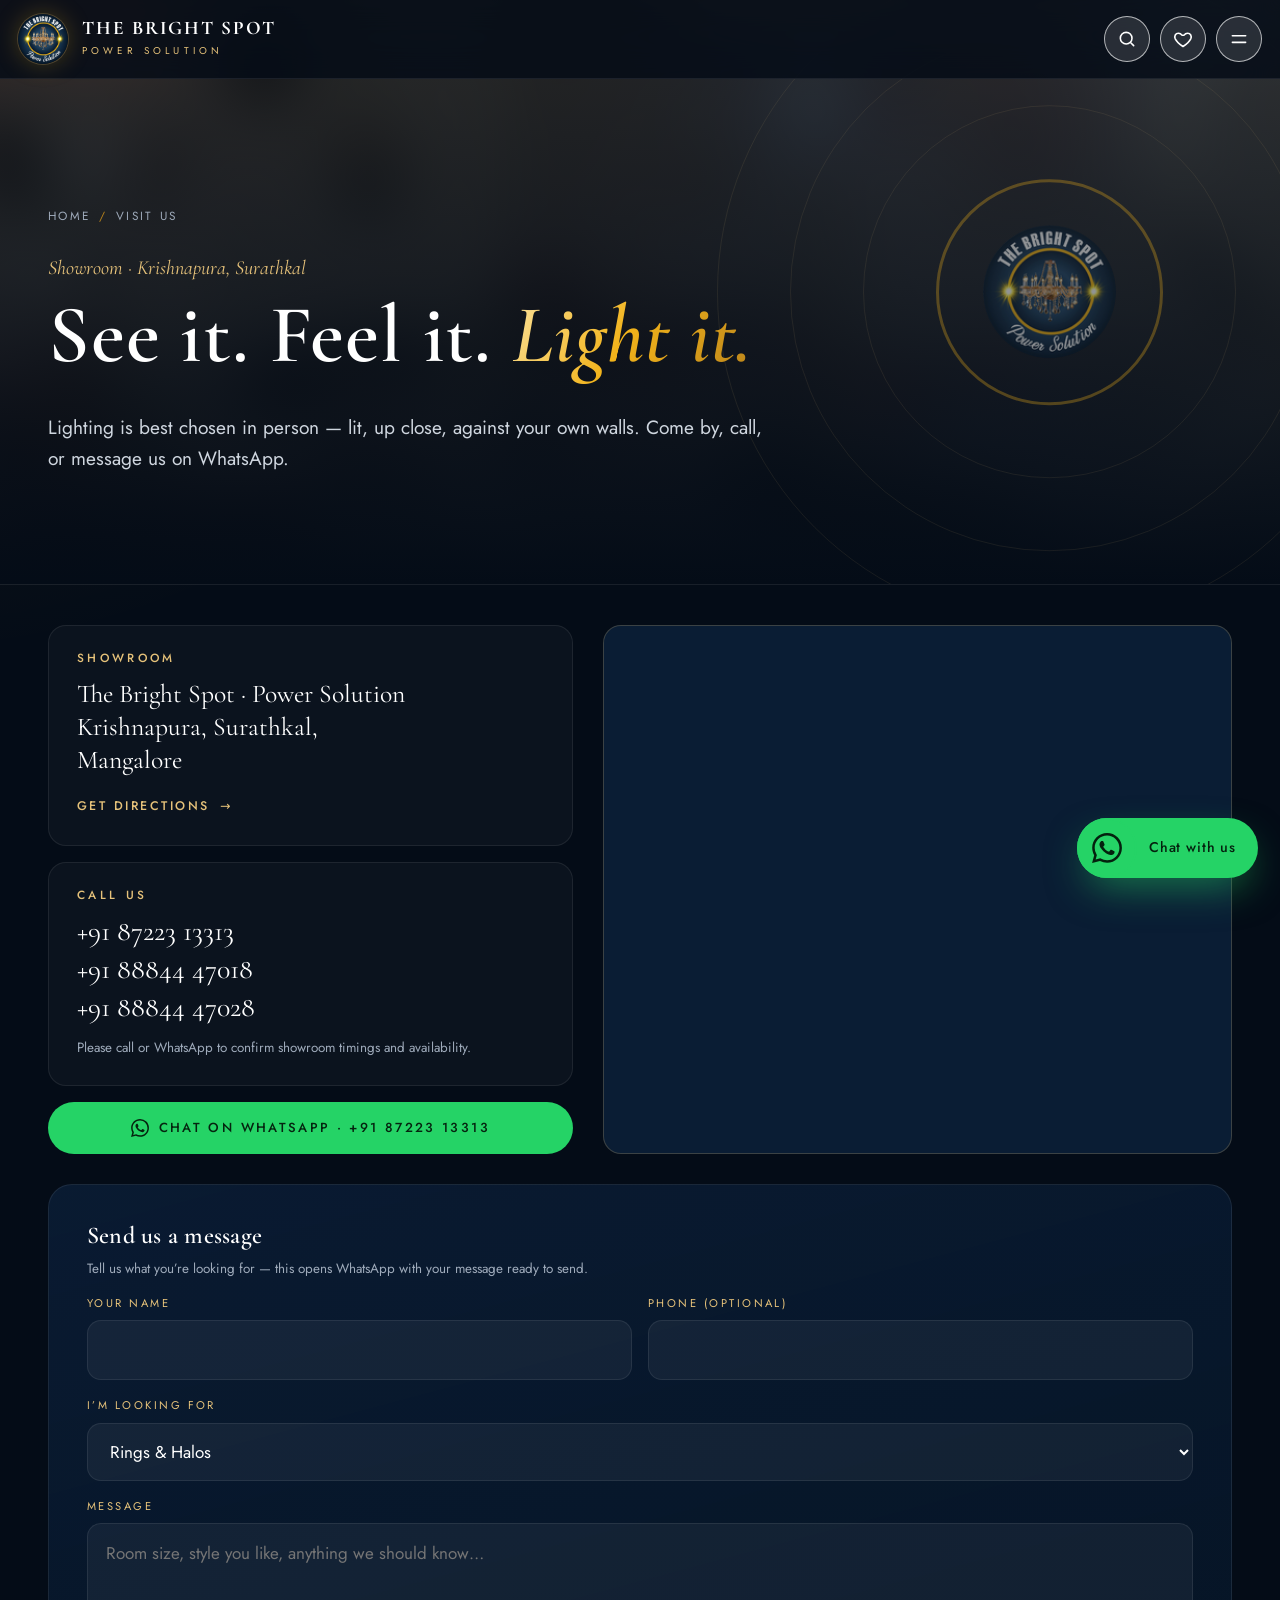
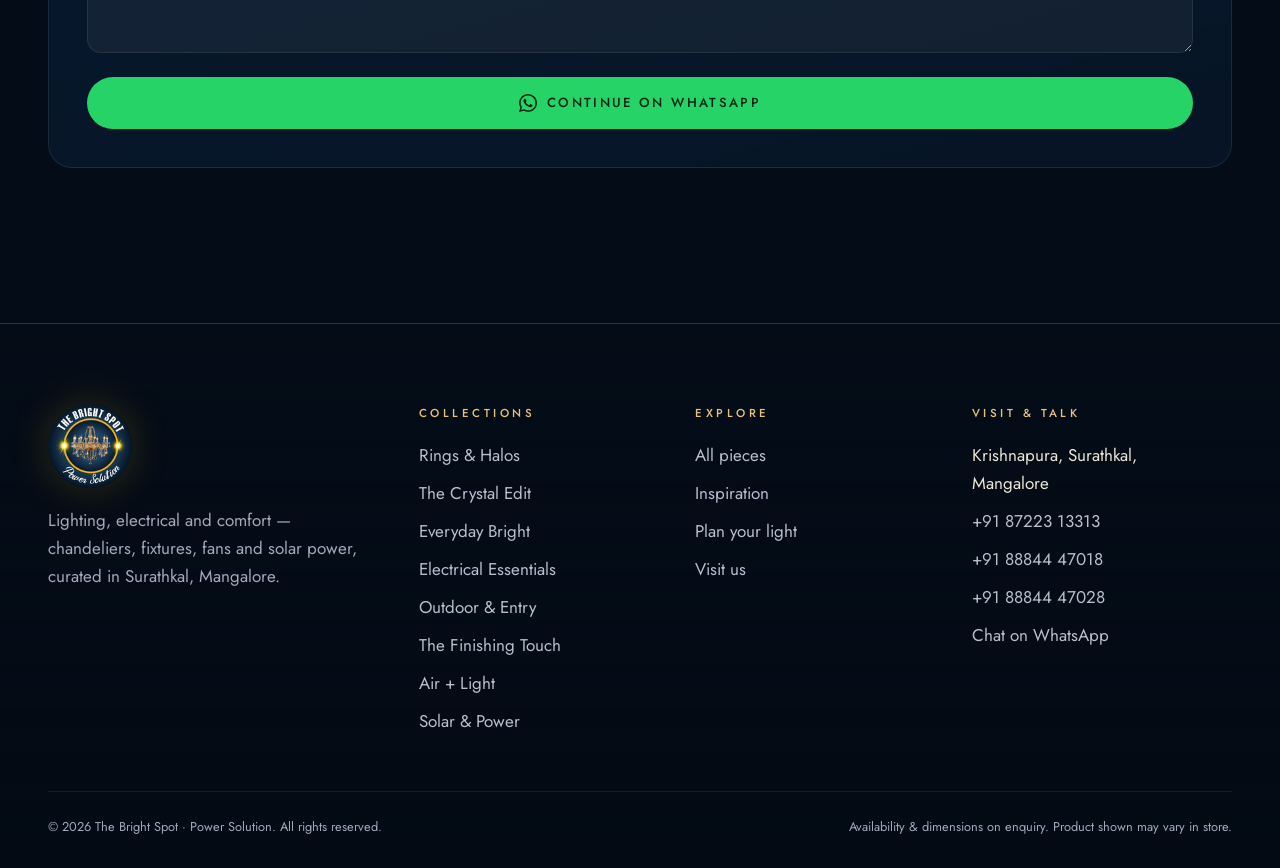
<file: visit.html>
<!doctype html><html lang="en"><head><meta charset="utf-8"><meta name="viewport" content="width=device-width,initial-scale=1,viewport-fit=cover"><title>Visit The Bright Spot — Krishnapura, Surathkal, Mangalore</title><meta name="description" content="Visit The Bright Spot showroom in Krishnapura, Surathkal, Mangalore. Call +91 87223 13313 or chat on WhatsApp."><meta name="theme-color" content="#040c17"><meta property="og:type" content="website"><meta property="og:title" content="Visit The Bright Spot — Krishnapura, Surathkal, Mangalore"><meta property="og:description" content="Visit The Bright Spot showroom in Krishnapura, Surathkal, Mangalore. Call +91 87223 13313 or chat on WhatsApp."><meta property="og:image" content="assets/img/og-image.jpg"><meta name="twitter:card" content="summary_large_image"><link rel="icon" type="image/png" href="assets/img/favicon-64.png"><link rel="apple-touch-icon" href="assets/img/apple-touch-icon.png"><link rel="preconnect" href="https://fonts.googleapis.com"><link rel="preconnect" href="https://fonts.gstatic.com" crossorigin><link href="https://fonts.googleapis.com/css2?family=Cormorant+Garamond:ital,wght@0,500;0,600;0,700;1,500;1,600&family=Jost:wght@300;400;500&display=swap" rel="stylesheet"><link rel="stylesheet" href="assets/css/style.css"><script type="application/ld+json">{"@context": "https://schema.org", "@type": "HomeGoodsStore", "name": "The Bright Spot \u2014 Power Solution", "image": "assets/img/og-image.jpg", "telephone": ["+91 87223 13313", "+91 88844 47018", "+91 88844 47028"], "address": {"@type": "PostalAddress", "streetAddress": "Krishnapura, Surathkal", "addressLocality": "Mangalore", "addressRegion": "Karnataka", "addressCountry": "IN"}, "description": "Visit The Bright Spot showroom in Krishnapura, Surathkal, Mangalore. Call +91 87223 13313 or chat on WhatsApp."}</script></head><body><a class="skip" href="#main">Skip to content</a><div class="scrim" id="scrim" data-close-drawer></div><aside class="drawer" id="drawer" aria-label="My enquiry list"><div class="dr-head"><h3>My enquiry list</h3><button class="icon-btn" data-close-drawer aria-label="Close"><svg viewBox="0 0 24 24" fill="none" stroke="currentColor" stroke-width="1.8"><path d="M6 6l12 12M18 6 6 18"/></svg></button></div><div class="dr-body"></div><div class="dr-foot"><a class="btn btn-wa" id="send-list" href="#" target="_blank" rel="noopener"><svg viewBox="0 0 24 24" fill="currentColor" aria-hidden="true"><path d="M17.47 14.38c-.3-.15-1.76-.87-2.03-.97-.27-.1-.47-.15-.67.15-.2.3-.77.97-.94 1.16-.17.2-.35.22-.64.07-.3-.15-1.26-.46-2.4-1.48-.89-.8-1.49-1.77-1.66-2.07-.17-.3-.02-.46.13-.61.14-.13.3-.35.45-.52.15-.18.2-.3.3-.5.1-.2.05-.38-.02-.52-.08-.15-.67-1.62-.92-2.21-.24-.58-.49-.5-.67-.51h-.57c-.2 0-.52.07-.8.37-.27.3-1.04 1.02-1.04 2.48s1.07 2.87 1.22 3.07c.15.2 2.1 3.2 5.08 4.48.7.3 1.26.49 1.7.63.72.23 1.36.2 1.87.12.57-.09 1.76-.72 2-1.41.25-.7.25-1.29.17-1.41-.07-.12-.27-.2-.57-.35M12.05 21.78h-.01a9.87 9.87 0 0 1-5.03-1.38l-.36-.21-3.74.98 1-3.65-.24-.37a9.86 9.86 0 0 1-1.51-5.26c0-5.45 4.44-9.88 9.89-9.88 2.64 0 5.12 1.03 6.99 2.9a9.83 9.83 0 0 1 2.89 6.99c0 5.45-4.44 9.88-9.88 9.88M20.46 3.49A11.8 11.8 0 0 0 12.05 0C5.5 0 .16 5.34.16 11.89c0 2.1.55 4.14 1.59 5.95L.06 24l6.3-1.65a11.9 11.9 0 0 0 5.69 1.45c6.55 0 11.89-5.34 11.89-11.89 0-3.18-1.24-6.17-3.48-8.42"/></svg> Send list on WhatsApp</a><button class="clear" id="clear-list">Clear list</button></div></aside><div class="lb" id="lb" role="dialog" aria-modal="true" aria-label="Product view"><div class="lb-count" id="lb-count"></div><button class="lb-btn lb-close" aria-label="Close"><svg viewBox="0 0 24 24" fill="none" stroke="currentColor" stroke-width="1.8"><path d="M6 6l12 12M18 6 6 18"/></svg></button><div class="lb-stage"><button class="lb-btn lb-prev" aria-label="Previous"><svg viewBox="0 0 24 24" fill="none" stroke="currentColor" stroke-width="1.8"><path d="m15 5-7 7 7 7"/></svg></button><img id="lb-img" alt=""><button class="lb-btn lb-next" aria-label="Next"><svg viewBox="0 0 24 24" fill="none" stroke="currentColor" stroke-width="1.8"><path d="m9 5 7 7-7 7"/></svg></button></div><div class="lb-side"><span class="tag" id="lb-tag"></span><h3 id="lb-title"></h3><p id="lb-desc"></p><p><a class="link-arrow" id="lb-cat" href="#"></a></p><div class="row"><a class="btn btn-wa" id="lb-wa" href="#" target="_blank" rel="noopener"><svg viewBox="0 0 24 24" fill="currentColor" aria-hidden="true"><path d="M17.47 14.38c-.3-.15-1.76-.87-2.03-.97-.27-.1-.47-.15-.67.15-.2.3-.77.97-.94 1.16-.17.2-.35.22-.64.07-.3-.15-1.26-.46-2.4-1.48-.89-.8-1.49-1.77-1.66-2.07-.17-.3-.02-.46.13-.61.14-.13.3-.35.45-.52.15-.18.2-.3.3-.5.1-.2.05-.38-.02-.52-.08-.15-.67-1.62-.92-2.21-.24-.58-.49-.5-.67-.51h-.57c-.2 0-.52.07-.8.37-.27.3-1.04 1.02-1.04 2.48s1.07 2.87 1.22 3.07c.15.2 2.1 3.2 5.08 4.48.7.3 1.26.49 1.7.63.72.23 1.36.2 1.87.12.57-.09 1.76-.72 2-1.41.25-.7.25-1.29.17-1.41-.07-.12-.27-.2-.57-.35M12.05 21.78h-.01a9.87 9.87 0 0 1-5.03-1.38l-.36-.21-3.74.98 1-3.65-.24-.37a9.86 9.86 0 0 1-1.51-5.26c0-5.45 4.44-9.88 9.89-9.88 2.64 0 5.12 1.03 6.99 2.9a9.83 9.83 0 0 1 2.89 6.99c0 5.45-4.44 9.88-9.88 9.88M20.46 3.49A11.8 11.8 0 0 0 12.05 0C5.5 0 .16 5.34.16 11.89c0 2.1.55 4.14 1.59 5.95L.06 24l6.3-1.65a11.9 11.9 0 0 0 5.69 1.45c6.55 0 11.89-5.34 11.89-11.89 0-3.18-1.24-6.17-3.48-8.42"/></svg> Enquire on WhatsApp</a><button class="btn btn-ghost" id="lb-save" aria-pressed="false"><svg style="width:18px;height:18px;fill:none;stroke:currentColor;stroke-width:1.7" viewBox="0 0 24 24"><path d="M12 21s-7-4.6-9.3-9.2C1.2 8.6 3 5 6.5 5c2 0 3.4 1.1 4.2 2.4h2.6C14.1 6.1 15.5 5 17.5 5 21 5 22.8 8.6 21.3 11.8 19 16.4 12 21 12 21z"/></svg><span>Save to list</span></button></div><p class="hint" style="margin-top:14px">Availability, sizes and finishes confirmed by our team.</p></div></div><div class="fab"><button class="totop" aria-label="Back to top"><svg viewBox="0 0 24 24" fill="none" stroke="currentColor" stroke-width="1.8"><path d="m5 15 7-7 7 7"/></svg></button><a class="fab-wa" href="https://wa.me/918722313313?text=Hello%20The%20Bright%20Spot%21%20I%20found%20your%20website%20and%20would%20like%20some%20help%20choosing%20lighting." target="_blank" rel="noopener" aria-label="Chat with The Bright Spot on WhatsApp"><span class="ic"><svg viewBox="0 0 24 24" fill="currentColor" aria-hidden="true"><path d="M17.47 14.38c-.3-.15-1.76-.87-2.03-.97-.27-.1-.47-.15-.67.15-.2.3-.77.97-.94 1.16-.17.2-.35.22-.64.07-.3-.15-1.26-.46-2.4-1.48-.89-.8-1.49-1.77-1.66-2.07-.17-.3-.02-.46.13-.61.14-.13.3-.35.45-.52.15-.18.2-.3.3-.5.1-.2.05-.38-.02-.52-.08-.15-.67-1.62-.92-2.21-.24-.58-.49-.5-.67-.51h-.57c-.2 0-.52.07-.8.37-.27.3-1.04 1.02-1.04 2.48s1.07 2.87 1.22 3.07c.15.2 2.1 3.2 5.08 4.48.7.3 1.26.49 1.7.63.72.23 1.36.2 1.87.12.57-.09 1.76-.72 2-1.41.25-.7.25-1.29.17-1.41-.07-.12-.27-.2-.57-.35M12.05 21.78h-.01a9.87 9.87 0 0 1-5.03-1.38l-.36-.21-3.74.98 1-3.65-.24-.37a9.86 9.86 0 0 1-1.51-5.26c0-5.45 4.44-9.88 9.89-9.88 2.64 0 5.12 1.03 6.99 2.9a9.83 9.83 0 0 1 2.89 6.99c0 5.45-4.44 9.88-9.88 9.88M20.46 3.49A11.8 11.8 0 0 0 12.05 0C5.5 0 .16 5.34.16 11.89c0 2.1.55 4.14 1.59 5.95L.06 24l6.3-1.65a11.9 11.9 0 0 0 5.69 1.45c6.55 0 11.89-5.34 11.89-11.89 0-3.18-1.24-6.17-3.48-8.42"/></svg></span><span>Chat with us</span></a></div><div class="toast" id="toast" role="status" aria-live="polite"></div><header class="site-header inner"><div class="wrap nav"><a class="brand" href="index.html" aria-label="The Bright Spot — home"><img src="assets/img/logo-sm.png" width="50" height="50" alt=""><span><b>THE BRIGHT SPOT</b><small>Power Solution</small></span></a><ul class="menu" id="menu"><li><a href="index.html">Home</a></li><li class="has-drop"><button aria-expanded="false" aria-haspopup="true">Collections</button><div class="drop"><a href="rings-halos.html"><img src="assets/img/p02.webp" alt="" width="54" height="54" loading="lazy"><div><span>Rings &amp; Halos</span><em>The Modern</em></div></a><a href="crystal-edit.html"><img src="assets/img/p14.webp" alt="" width="54" height="54" loading="lazy"><div><span>The Crystal Edit</span><em>The Statement</em></div></a><a href="everyday-bright.html"><img src="assets/img/p38.webp" alt="" width="54" height="54" loading="lazy"><div><span>Everyday Bright</span><em>The Everyday</em></div></a><a href="electrical-essentials.html"><img src="assets/img/p71.webp" alt="" width="54" height="54" loading="lazy"><div><span>Electrical Essentials</span><em>The Foundation</em></div></a><a href="outdoor-entry.html"><img src="assets/img/p47.webp" alt="" width="54" height="54" loading="lazy"><div><span>Outdoor &amp; Entry</span><em>The Welcome</em></div></a><a href="finishing-touch.html"><img src="assets/img/p73.webp" alt="" width="54" height="54" loading="lazy"><div><span>The Finishing Touch</span><em>The Finish</em></div></a><a href="air-light.html"><img src="assets/img/p62.webp" alt="" width="54" height="54" loading="lazy"><div><span>Air + Light</span><em>The Comfort</em></div></a><a href="solar-power.html"><img src="assets/img/p79.webp" alt="" width="54" height="54" loading="lazy"><div><span>Solar &amp; Power</span><em>The Power</em></div></a><a href="collection.html" style="grid-column:1/-1;justify-content:center"><span style="font-size:.9rem;letter-spacing:.2em;text-transform:uppercase;font-family:var(--sans);color:var(--gold-2)">Browse every piece →</span></a></div></li><li><a href="inspiration.html">Inspiration</a></li><li><a href="plan-your-light.html">Plan Your Light</a></li><li><a href="visit.html" aria-current="page">Visit Us</a></li></ul><div class="nav-tools"><a class="icon-btn" href="collection.html" aria-label="Search all pieces"><svg viewBox="0 0 24 24" fill="none" stroke="currentColor" stroke-width="1.8"><circle cx="11" cy="11" r="7"/><path d="m20 20-3.5-3.5"/></svg></a><button class="icon-btn" data-list aria-label="Open my enquiry list"><svg viewBox="0 0 24 24"><path d="M12 21s-7-4.6-9.3-9.2C1.2 8.6 3 5 6.5 5c2 0 3.4 1.1 4.2 2.4h2.6C14.1 6.1 15.5 5 17.5 5 21 5 22.8 8.6 21.3 11.8 19 16.4 12 21 12 21z"/></svg><span class="badge" aria-hidden="true">0</span></button><a class="btn btn-wa btn-sm nav-cta" href="https://wa.me/918722313313?text=Hello%20The%20Bright%20Spot%21%20I%20found%20your%20website%20and%20would%20like%20some%20help%20choosing%20lighting." target="_blank" rel="noopener"><svg viewBox="0 0 24 24" fill="currentColor" aria-hidden="true"><path d="M17.47 14.38c-.3-.15-1.76-.87-2.03-.97-.27-.1-.47-.15-.67.15-.2.3-.77.97-.94 1.16-.17.2-.35.22-.64.07-.3-.15-1.26-.46-2.4-1.48-.89-.8-1.49-1.77-1.66-2.07-.17-.3-.02-.46.13-.61.14-.13.3-.35.45-.52.15-.18.2-.3.3-.5.1-.2.05-.38-.02-.52-.08-.15-.67-1.62-.92-2.21-.24-.58-.49-.5-.67-.51h-.57c-.2 0-.52.07-.8.37-.27.3-1.04 1.02-1.04 2.48s1.07 2.87 1.22 3.07c.15.2 2.1 3.2 5.08 4.48.7.3 1.26.49 1.7.63.72.23 1.36.2 1.87.12.57-.09 1.76-.72 2-1.41.25-.7.25-1.29.17-1.41-.07-.12-.27-.2-.57-.35M12.05 21.78h-.01a9.87 9.87 0 0 1-5.03-1.38l-.36-.21-3.74.98 1-3.65-.24-.37a9.86 9.86 0 0 1-1.51-5.26c0-5.45 4.44-9.88 9.89-9.88 2.64 0 5.12 1.03 6.99 2.9a9.83 9.83 0 0 1 2.89 6.99c0 5.45-4.44 9.88-9.88 9.88M20.46 3.49A11.8 11.8 0 0 0 12.05 0C5.5 0 .16 5.34.16 11.89c0 2.1.55 4.14 1.59 5.95L.06 24l6.3-1.65a11.9 11.9 0 0 0 5.69 1.45c6.55 0 11.89-5.34 11.89-11.89 0-3.18-1.24-6.17-3.48-8.42"/></svg> WhatsApp</a><button class="icon-btn burger" aria-label="Menu" aria-expanded="false" aria-controls="menu"><svg viewBox="0 0 24 24" fill="none" stroke="currentColor" stroke-width="1.8"><path d="M4 8h16M4 16h16"/></svg></button></div></div></header><main id="main"><section class="phero"><div class="bgimg"><img src="assets/img/p59.webp" alt=""></div><div class="rings-deco" aria-hidden="true"><i></i><i></i><i></i><i></i><img src="assets/img/logo-sm.png" alt=""></div><div class="wrap"><div class="crumbs"><a href="index.html">Home</a><span>/</span>Visit us</div><span class="chapter">Showroom · Krishnapura, Surathkal</span><h1>See it. Feel it. <span class="gold">Light it.</span></h1><p class="lead">Lighting is best chosen in person — lit, up close, against your own walls. Come by, call, or message us on WhatsApp.</p></div></section><section class="section" style="padding-top:40px"><div class="wrap"><div class="visit"><div class="info"><div class="info-card"><h4>Showroom</h4><p style="font-family:var(--serif);font-size:1.6rem;color:#fff;margin:0;line-height:1.3">The Bright Spot · Power Solution<br>Krishnapura, Surathkal,<br>Mangalore</p><p style="margin:14px 0 0"><a class="link-arrow" href="https://www.google.com/maps/search/?api=1&query=The%20Bright%20Spot%20Krishnapura%20Surathkal%20Mangalore" target="_blank" rel="noopener">Get directions</a></p></div><div class="info-card"><h4>Call us</h4><a class="num" href="tel:+918722313313">+91 87223 13313</a><a class="num" href="tel:+918884447018">+91 88844 47018</a><a class="num" href="tel:+918884447028">+91 88844 47028</a><p class="hint" style="margin:10px 0 0">Please call or WhatsApp to confirm showroom timings and availability.</p></div><a class="btn btn-wa" href="https://wa.me/918722313313?text=Hello%20The%20Bright%20Spot%21%20I%20found%20your%20website%20and%20would%20like%20some%20help%20choosing%20lighting." target="_blank" rel="noopener"><svg viewBox="0 0 24 24" fill="currentColor" aria-hidden="true"><path d="M17.47 14.38c-.3-.15-1.76-.87-2.03-.97-.27-.1-.47-.15-.67.15-.2.3-.77.97-.94 1.16-.17.2-.35.22-.64.07-.3-.15-1.26-.46-2.4-1.48-.89-.8-1.49-1.77-1.66-2.07-.17-.3-.02-.46.13-.61.14-.13.3-.35.45-.52.15-.18.2-.3.3-.5.1-.2.05-.38-.02-.52-.08-.15-.67-1.62-.92-2.21-.24-.58-.49-.5-.67-.51h-.57c-.2 0-.52.07-.8.37-.27.3-1.04 1.02-1.04 2.48s1.07 2.87 1.22 3.07c.15.2 2.1 3.2 5.08 4.48.7.3 1.26.49 1.7.63.72.23 1.36.2 1.87.12.57-.09 1.76-.72 2-1.41.25-.7.25-1.29.17-1.41-.07-.12-.27-.2-.57-.35M12.05 21.78h-.01a9.87 9.87 0 0 1-5.03-1.38l-.36-.21-3.74.98 1-3.65-.24-.37a9.86 9.86 0 0 1-1.51-5.26c0-5.45 4.44-9.88 9.89-9.88 2.64 0 5.12 1.03 6.99 2.9a9.83 9.83 0 0 1 2.89 6.99c0 5.45-4.44 9.88-9.88 9.88M20.46 3.49A11.8 11.8 0 0 0 12.05 0C5.5 0 .16 5.34.16 11.89c0 2.1.55 4.14 1.59 5.95L.06 24l6.3-1.65a11.9 11.9 0 0 0 5.69 1.45c6.55 0 11.89-5.34 11.89-11.89 0-3.18-1.24-6.17-3.48-8.42"/></svg> Chat on WhatsApp · +91 87223 13313</a></div><div class="map"><iframe title="Map to The Bright Spot, Krishnapura, Surathkal" src="https://www.google.com/maps?q=The%20Bright%20Spot%20Krishnapura%20Surathkal%20Mangalore&output=embed" loading="lazy" referrerpolicy="no-referrer-when-downgrade" allowfullscreen></iframe></div></div><div class="box" style="margin-top:30px"><h3>Send us a message</h3><p class="hint">Tell us what you’re looking for — this opens WhatsApp with your message ready to send.</p><form class="form" id="contact-form"><div class="row"><div class="field"><label for="n">Your name</label><input id="n" name="name" required autocomplete="name"></div><div class="field"><label for="ph">Phone (optional)</label><input id="ph" name="phone" type="tel" autocomplete="tel"></div></div><div class="field"><label for="in">I’m looking for</label><select id="in" name="interest"><option>Rings &amp; Halos</option><option>The Crystal Edit</option><option>Everyday Bright</option><option>Electrical Essentials</option><option>Outdoor &amp; Entry</option><option>The Finishing Touch</option><option>Air + Light</option><option>Solar &amp; Power</option><option>Not sure yet</option></select></div><div class="field"><label for="ms">Message</label><textarea id="ms" name="msg" placeholder="Room size, style you like, anything we should know…"></textarea></div><button class="btn btn-wa" type="submit"><svg viewBox="0 0 24 24" fill="currentColor" aria-hidden="true"><path d="M17.47 14.38c-.3-.15-1.76-.87-2.03-.97-.27-.1-.47-.15-.67.15-.2.3-.77.97-.94 1.16-.17.2-.35.22-.64.07-.3-.15-1.26-.46-2.4-1.48-.89-.8-1.49-1.77-1.66-2.07-.17-.3-.02-.46.13-.61.14-.13.3-.35.45-.52.15-.18.2-.3.3-.5.1-.2.05-.38-.02-.52-.08-.15-.67-1.62-.92-2.21-.24-.58-.49-.5-.67-.51h-.57c-.2 0-.52.07-.8.37-.27.3-1.04 1.02-1.04 2.48s1.07 2.87 1.22 3.07c.15.2 2.1 3.2 5.08 4.48.7.3 1.26.49 1.7.63.72.23 1.36.2 1.87.12.57-.09 1.76-.72 2-1.41.25-.7.25-1.29.17-1.41-.07-.12-.27-.2-.57-.35M12.05 21.78h-.01a9.87 9.87 0 0 1-5.03-1.38l-.36-.21-3.74.98 1-3.65-.24-.37a9.86 9.86 0 0 1-1.51-5.26c0-5.45 4.44-9.88 9.89-9.88 2.64 0 5.12 1.03 6.99 2.9a9.83 9.83 0 0 1 2.89 6.99c0 5.45-4.44 9.88-9.88 9.88M20.46 3.49A11.8 11.8 0 0 0 12.05 0C5.5 0 .16 5.34.16 11.89c0 2.1.55 4.14 1.59 5.95L.06 24l6.3-1.65a11.9 11.9 0 0 0 5.69 1.45c6.55 0 11.89-5.34 11.89-11.89 0-3.18-1.24-6.17-3.48-8.42"/></svg> Continue on WhatsApp</button></form></div></div></section></main><footer class="footer"><div class="wrap"><div class="f-grid"><div class="f-brand"><img src="assets/img/logo-sm.png" width="84" height="84" alt="The Bright Spot logo"><p>Lighting, electrical and comfort — chandeliers, fixtures, fans and solar power, curated in Surathkal, Mangalore.</p></div><div><h5>Collections</h5><ul><li><a href="rings-halos.html">Rings &amp; Halos</a></li><li><a href="crystal-edit.html">The Crystal Edit</a></li><li><a href="everyday-bright.html">Everyday Bright</a></li><li><a href="electrical-essentials.html">Electrical Essentials</a></li><li><a href="outdoor-entry.html">Outdoor &amp; Entry</a></li><li><a href="finishing-touch.html">The Finishing Touch</a></li><li><a href="air-light.html">Air + Light</a></li><li><a href="solar-power.html">Solar &amp; Power</a></li></ul></div><div><h5>Explore</h5><ul><li><a href="collection.html">All pieces</a></li><li><a href="inspiration.html">Inspiration</a></li><li><a href="plan-your-light.html">Plan your light</a></li><li><a href="visit.html">Visit us</a></li></ul></div><div><h5>Visit &amp; Talk</h5><ul><li>Krishnapura, Surathkal,<br>Mangalore</li><li><a href="tel:+918722313313">+91 87223 13313</a></li><li><a href="tel:+918884447018">+91 88844 47018</a></li><li><a href="tel:+918884447028">+91 88844 47028</a></li><li><a href="https://wa.me/918722313313?text=Hello%20The%20Bright%20Spot%21%20I%20found%20your%20website%20and%20would%20like%20some%20help%20choosing%20lighting." target="_blank" rel="noopener">Chat on WhatsApp</a></li></ul></div></div><div class="legal"><span>© <span id="yr">2026</span> The Bright Spot · Power Solution. All rights reserved.</span><span>Availability &amp; dimensions on enquiry. Product shown may vary in store.</span></div></div></footer><script src="assets/js/products.js"></script><script src="assets/js/main.js"></script></body></html>
</file>
<file: assets/css/style.css>
/* THE BRIGHT SPOT — design system */
:root{
  --ink:#040c17; --navy:#07182b; --navy-2:#0c2340; --navy-3:#12315a;
  --gold:#f2b31a; --gold-2:#e6c27a; --gold-3:#b9831b; --cream:#fff6e3; --champagne:#f4e3bd;
  --text:#ece6d6; --muted:#9fabbb; --line:rgba(230,194,122,.22); --line-2:rgba(255,255,255,.08);
  --wa:#25d366; --radius:18px; --maxw:1280px;
  --serif:'Cormorant Garamond','Playfair Display',Georgia,'Times New Roman',serif;
  --sans:'Jost','Poppins',system-ui,-apple-system,'Segoe UI',Roboto,Arial,sans-serif;
  --gold-grad:linear-gradient(120deg,#fbe3a0 0%,#f2b31a 48%,#b9831b 100%);
  --ease:cubic-bezier(.22,.7,.2,1);
}
*,*::before,*::after{box-sizing:border-box}
html{scroll-behavior:smooth;-webkit-text-size-adjust:100%}
body{margin:0;background:var(--ink);color:var(--text);font-family:var(--sans);font-size:17px;line-height:1.65;font-weight:400;overflow-x:hidden;
  background-image:radial-gradient(1200px 600px at 80% -10%,rgba(18,49,90,.55),transparent 60%),radial-gradient(900px 500px at -10% 40%,rgba(242,179,26,.05),transparent 60%);background-attachment:fixed}
img,video{max-width:100%;display:block}
a{color:inherit;text-decoration:none}
button{font:inherit;color:inherit;cursor:pointer;background:none;border:0}
h1,h2,h3,h4{font-family:var(--serif);font-weight:600;line-height:1.08;margin:0 0 .4em;letter-spacing:.01em;color:#fff}
h1{font-size:clamp(2.6rem,6.4vw,5.6rem)} h2{font-size:clamp(2rem,4.4vw,3.6rem)} h3{font-size:1.5rem}
p{margin:0 0 1em}
:focus-visible{outline:2px solid var(--gold);outline-offset:3px;border-radius:6px}
::selection{background:var(--gold);color:#111}
.wrap{max-width:var(--maxw);margin:0 auto;padding:0 clamp(18px,4vw,48px)}
.section{padding:clamp(64px,9vw,128px) 0;position:relative}
.eyebrow{display:inline-flex;align-items:center;gap:12px;font-size:.78rem;letter-spacing:.32em;text-transform:uppercase;color:var(--gold-2);font-weight:500;margin-bottom:18px}
.eyebrow::before{content:"";width:34px;height:1px;background:var(--gold-2)}
.gold{background:var(--gold-grad);-webkit-background-clip:text;background-clip:text;color:transparent;-webkit-text-fill-color:transparent;font-style:italic}
.lead{font-size:clamp(1.05rem,1.5vw,1.25rem);color:#cfd6df;max-width:60ch}
.center{text-align:center}.center .lead{margin-inline:auto}.center .eyebrow{justify-content:center}.center .eyebrow::after{content:"";width:34px;height:1px;background:var(--gold-2)}
.skip{position:absolute;left:-999px;top:8px;background:var(--gold);color:#111;padding:10px 16px;border-radius:8px;z-index:200}.skip:focus{left:8px}

/* buttons */
.btn{display:inline-flex;align-items:center;justify-content:center;gap:10px;padding:15px 30px;border-radius:999px;font-size:.82rem;font-weight:500;letter-spacing:.18em;text-transform:uppercase;transition:transform .35s var(--ease),box-shadow .35s var(--ease),background .3s,color .3s,border-color .3s;white-space:nowrap}
.btn svg{width:18px;height:18px;flex:none}
.btn-gold{background:var(--gold-grad);color:#1b1304;box-shadow:0 10px 30px -10px rgba(242,179,26,.6)}
.btn-gold:hover{transform:translateY(-3px);box-shadow:0 18px 40px -10px rgba(242,179,26,.75)}
.btn-ghost{border:1px solid rgba(255,255,255,.35);color:#fff;backdrop-filter:blur(6px);background:rgba(255,255,255,.04)}
.btn-ghost:hover{border-color:var(--gold);color:var(--gold);transform:translateY(-3px)}
.btn-wa{background:var(--wa);color:#05230f}.btn-wa:hover{transform:translateY(-3px);box-shadow:0 14px 34px -10px rgba(37,211,102,.6)}
.btn-sm{padding:11px 18px;font-size:.72rem}
.link-arrow{display:inline-flex;gap:10px;align-items:center;color:var(--gold-2);letter-spacing:.2em;text-transform:uppercase;font-size:.78rem;font-weight:500}
.link-arrow::after{content:"→";transition:transform .3s var(--ease)}.link-arrow:hover::after{transform:translateX(6px)}

/* header */
.site-header{position:fixed;inset:0 0 auto 0;z-index:80;transition:background .4s,backdrop-filter .4s,border-color .4s,transform .4s var(--ease);border-bottom:1px solid transparent}
.site-header.solid,.site-header.inner{background:rgba(4,12,23,.82);backdrop-filter:blur(16px) saturate(140%);-webkit-backdrop-filter:blur(16px) saturate(140%);border-color:var(--line-2)}
.site-header:not(.solid):not(.inner){background:linear-gradient(180deg,rgba(4,12,23,.65),transparent)}
.nav{display:flex;align-items:center;gap:20px;height:78px}
@media(max-width:1260px){.menu>li>a,.menu>li>button{padding:10px 9px;letter-spacing:.14em}.nav-cta{display:none}}
.brand{display:flex;align-items:center;gap:14px;margin-right:auto}
.brand img{width:50px;height:50px;border-radius:50%;box-shadow:0 0 0 1px var(--line),0 0 24px rgba(242,179,26,.25)}
.brand{white-space:nowrap}.menu>li>a,.menu>li>button{white-space:nowrap}
.brand b{display:block;font-family:var(--serif);font-size:1.4rem;letter-spacing:.1em;color:#fff;line-height:1}
.brand small{display:block;font-size:.62rem;letter-spacing:.42em;color:var(--gold-2);text-transform:uppercase;margin-top:5px}
.menu{display:flex;align-items:center;gap:6px;list-style:none;margin:0;padding:0}
.menu>li{position:relative}
.menu>li>a,.menu>li>button{display:block;padding:10px 14px;font-size:.78rem;letter-spacing:.2em;text-transform:uppercase;color:#dfe5ee;position:relative;font-weight:500}
.menu>li>a::after,.menu>li>button::after{content:"";position:absolute;left:14px;right:14px;bottom:4px;height:1px;background:var(--gold);transform:scaleX(0);transform-origin:left;transition:transform .35s var(--ease)}
.menu>li>a:hover::after,.menu>li>button:hover::after,.menu>li>a[aria-current]::after{transform:scaleX(1)}
.menu>li>a:hover,.menu>li>button:hover,.menu>li>a[aria-current]{color:var(--gold)}
.drop{position:absolute;top:100%;left:50%;transform:translate(-50%,12px);opacity:0;visibility:hidden;transition:.35s var(--ease);width:min(720px,92vw);background:rgba(7,24,43,.97);border:1px solid var(--line);border-radius:20px;padding:18px;display:grid;grid-template-columns:1fr 1fr;gap:6px;box-shadow:0 40px 80px -20px #000}
.has-drop:hover .drop,.has-drop:focus-within .drop,.has-drop.open .drop{opacity:1;visibility:visible;transform:translate(-50%,0)}
.drop a{display:flex;gap:14px;align-items:center;padding:12px 14px;border-radius:12px;transition:background .25s}
.drop a:hover{background:rgba(242,179,26,.09)}
.drop img{width:54px;height:54px;object-fit:cover;border-radius:10px;border:1px solid var(--line-2)}
.drop span{display:block;font-family:var(--serif);font-size:1.15rem;color:#fff;line-height:1.1}.drop em{font-style:normal;font-size:.72rem;color:var(--muted);letter-spacing:.14em;text-transform:uppercase}
.nav-tools{display:flex;gap:10px;align-items:center}
.icon-btn{position:relative;width:46px;height:46px;border-radius:50%;display:grid;place-items:center;border:1px solid rgba(255,255,255,.2);transition:.3s}
.icon-btn:hover{border-color:var(--gold);color:var(--gold)}
.icon-btn svg{width:20px;height:20px}
.badge{position:absolute;top:-4px;right:-4px;min-width:20px;height:20px;border-radius:10px;background:var(--gold);color:#111;font-size:.7rem;font-weight:600;display:grid;place-items:center;padding:0 5px;transform:scale(0);transition:transform .35s var(--ease)}
.badge.on{transform:scale(1)}
.burger{display:none}
@media(max-width:1280px){
  .burger{display:grid}.nav-cta{display:none}
  .menu{position:fixed;inset:0;background:rgba(4,12,23,.98);flex-direction:column;justify-content:center;gap:4px;padding:90px 24px 40px;transform:translateY(-100%);transition:transform .55s var(--ease);overflow:auto;align-items:stretch}
  .menu.open{transform:none}
  .menu>li>a,.menu>li>button{font-family:var(--serif);font-size:1.9rem;letter-spacing:.04em;text-transform:none;text-align:center;width:100%;color:#fff}
  .drop{position:static;transform:none;opacity:1;visibility:visible;width:100%;display:none;background:transparent;border:0;box-shadow:none;grid-template-columns:1fr 1fr;padding:6px 0}
  .has-drop.open .drop{display:grid}
  .drop img{display:none}.drop span{font-size:1.05rem}.drop a{padding:8px 10px}
  .brand b{font-size:1.2rem}
  .site-header .burger,.site-header .brand{position:relative;z-index:95}
}

/* hero */
.hero{position:relative;min-height:100svh;display:flex;align-items:flex-end;overflow:hidden;background:#050d19}
.hero-video{position:absolute;inset:0;width:100%;height:100%;object-fit:cover;transform:translateX(5%) scale(1.2);transform-origin:50% 40%}
@media(max-width:800px){.hero-video{transform:scale(1.12);transform-origin:50% 40%}}
.hero-shade{position:absolute;inset:0;background:linear-gradient(90deg,rgba(4,12,23,.82) 0%,rgba(4,12,23,.4) 38%,transparent 62%),linear-gradient(180deg,rgba(4,12,23,.55) 0%,transparent 22%,transparent 46%,rgba(4,12,23,.88) 88%,var(--ink) 100%),radial-gradient(120% 80% at 50% 100%,rgba(4,12,23,.7),transparent 60%)}
.hero-content{position:relative;z-index:2;width:100%;padding:0 0 clamp(70px,11vh,120px)}
.hero-content .inner{max-width:620px}
.hero h1{font-size:clamp(2.5rem,5vw,4.6rem)}
.hero h1{margin-bottom:.3em;text-shadow:0 8px 40px rgba(0,0,0,.6)}
.hero p.lead{color:#e3e8ef;margin-bottom:34px}
.hero .actions{display:flex;gap:14px;flex-wrap:wrap}
.hero-rise>*{opacity:0;transform:translateY(26px);animation:rise 1.1s var(--ease) forwards}
.hero-rise>*:nth-child(1){animation-delay:1.4s}.hero-rise>*:nth-child(2){animation-delay:1.65s}.hero-rise>*:nth-child(3){animation-delay:1.95s}.hero-rise>*:nth-child(4){animation-delay:2.2s}
@keyframes rise{to{opacity:1;transform:none}}
.hero-tools{position:absolute;right:clamp(18px,4vw,48px);bottom:clamp(70px,11vh,120px);z-index:3;display:flex;gap:10px}
.cue{position:absolute;left:50%;bottom:22px;z-index:3;transform:translateX(-50%);font-size:.66rem;letter-spacing:.4em;text-transform:uppercase;color:var(--gold-2);display:flex;flex-direction:column;align-items:center;gap:10px}
.cue::after{content:"";width:1px;height:38px;background:linear-gradient(var(--gold),transparent);animation:cue 2s infinite}
@keyframes cue{0%{transform:scaleY(0);transform-origin:top}50%{transform:scaleY(1);transform-origin:top}51%{transform-origin:bottom}100%{transform:scaleY(0);transform-origin:bottom}}
@media(max-width:700px){.hero-tools{bottom:auto;top:92px}.cue{display:none}.hero-content{padding-bottom:56px}}

/* marquee */
.marquee{border-block:1px solid var(--line);overflow:hidden;background:rgba(255,255,255,.015);padding:20px 0}
.marquee-track{display:flex;gap:56px;width:max-content;animation:marq 38s linear infinite}
.marquee span{font-family:var(--serif);font-size:1.5rem;font-style:italic;color:var(--champagne);white-space:nowrap;display:flex;align-items:center;gap:56px}
.marquee span::after{content:"✦";color:var(--gold);font-size:.9rem;font-style:normal}
@keyframes marq{to{transform:translateX(-50%)}}

/* principles */
.principles{display:grid;grid-template-columns:repeat(3,1fr);gap:22px;margin-top:56px}
.pcard{position:relative;padding:38px 32px 40px;border-radius:var(--radius);background:linear-gradient(160deg,rgba(18,49,90,.45),rgba(7,24,43,.6));border:1px solid var(--line-2);overflow:hidden;transition:transform .5s var(--ease),border-color .4s}
.pcard:hover{transform:translateY(-6px);border-color:var(--line)}
.pcard i{font-family:var(--serif);font-style:normal;font-size:4.4rem;line-height:1;background:var(--gold-grad);-webkit-background-clip:text;background-clip:text;color:transparent;display:block;margin-bottom:10px}
.pcard h3{font-size:1.35rem;letter-spacing:.12em;text-transform:uppercase;font-family:var(--sans);font-weight:500}
.pcard p{color:var(--muted);margin:0}
@media(max-width:860px){.principles{grid-template-columns:1fr}}

/* section head */
.s-head{display:flex;justify-content:space-between;align-items:flex-end;gap:30px;margin-bottom:48px;flex-wrap:wrap}
.s-head h2{margin:0}

/* mood tiles */
.tiles{display:grid;grid-template-columns:repeat(4,1fr);gap:16px}
.tile{position:relative;aspect-ratio:3/4;border-radius:var(--radius);overflow:hidden;display:block;isolation:isolate;border:1px solid var(--line-2)}
.tile img{position:absolute;inset:0;width:100%;height:100%;object-fit:cover;transition:transform 1.2s var(--ease),filter .6s;filter:saturate(.95) brightness(.82);z-index:-2}
.tile::before{content:"";position:absolute;inset:0;z-index:-1;background:linear-gradient(180deg,rgba(4,12,23,.1) 30%,rgba(4,12,23,.92))}
.tile:hover img{transform:scale(1.08);filter:saturate(1.1) brightness(1)}
.tile .t{position:absolute;inset:auto 0 0 0;padding:24px}
.tile small{font-size:.7rem;letter-spacing:.3em;color:var(--gold-2);text-transform:uppercase;display:block;margin-bottom:6px}
.tile b{font-family:var(--serif);font-size:1.85rem;color:#fff;font-weight:600;line-height:1.05;display:block}
.tile em{font-style:normal;font-size:.9rem;color:#cdd5df;display:block;margin-top:8px;opacity:0;max-height:0;transition:.5s var(--ease)}
.tile:hover em{opacity:1;max-height:70px}
.tile .n{position:absolute;top:18px;right:20px;font-family:var(--serif);font-size:1.2rem;color:var(--gold-2);letter-spacing:.1em}
.tile::after{content:"";position:absolute;inset:10px;border:1px solid transparent;border-radius:calc(var(--radius) - 8px);transition:border-color .5s;z-index:0;pointer-events:none}
.tile:hover::after{border-color:var(--line)}
@media(max-width:980px){.tiles{grid-template-columns:repeat(2,1fr)}}
@media(max-width:480px){.tile b{font-size:1.4rem}.tile .t{padding:16px}}

/* product cards */
.grid{display:grid;grid-template-columns:repeat(auto-fill,minmax(270px,1fr));gap:22px}
.card{--mx:50%;--my:0%;position:relative;border-radius:var(--radius);background:linear-gradient(170deg,#0d2342,#081a30);border:1px solid var(--line-2);overflow:hidden;display:flex;flex-direction:column;transition:transform .5s var(--ease),border-color .4s,box-shadow .5s}
.card::before{content:"";position:absolute;inset:0;background:radial-gradient(380px circle at var(--mx) var(--my),rgba(242,179,26,.14),transparent 55%);opacity:0;transition:opacity .4s;pointer-events:none;z-index:2}
.card:hover{transform:translateY(-6px);border-color:var(--line);box-shadow:0 30px 60px -28px rgba(0,0,0,.9)}
.card:hover::before{opacity:1}
.card[hidden]{display:none}
.card-media{display:block;width:100%;aspect-ratio:4/5;position:relative;overflow:hidden;cursor:zoom-in}
.card-media img{width:100%;height:100%;object-fit:contain;transition:transform 1s var(--ease)}
.card:hover .card-media img{transform:scale(1.045)}
.card-media .zoom{position:absolute;right:12px;top:12px;width:38px;height:38px;border-radius:50%;background:rgba(4,12,23,.7);backdrop-filter:blur(6px);display:grid;place-items:center;opacity:0;transform:scale(.8);transition:.4s var(--ease);z-index:3}
.card-media .zoom svg{width:17px;height:17px}.card:hover .zoom{opacity:1;transform:none}
.card-body{padding:20px 22px 22px;display:flex;flex-direction:column;gap:8px;flex:1;position:relative;z-index:3}
.card .tag{font-size:.66rem;letter-spacing:.2em;text-transform:uppercase;color:var(--gold-2);font-weight:500}
.card h3{font-size:1.5rem;margin:0}
.card p{font-size:.93rem;color:var(--muted);margin:0 0 6px;line-height:1.55;flex:1}
.card-actions{display:flex;gap:8px;align-items:center;margin-top:6px}
.card-actions .btn{flex:1}
.save{width:44px;height:44px;border-radius:50%;border:1px solid rgba(255,255,255,.2);display:grid;place-items:center;transition:.3s;flex:none}
.save svg{width:19px;height:19px;fill:none;stroke:currentColor;stroke-width:1.7;transition:.3s}
.save:hover{border-color:var(--gold);color:var(--gold)}
.save[aria-pressed="true"]{background:var(--gold);border-color:var(--gold);color:#1b1304}.save[aria-pressed="true"] svg{fill:currentColor}
.no-results{grid-column:1/-1;text-align:center;padding:60px 20px;color:var(--muted);display:none}
.no-results.on{display:block}

/* scroller */
.scroller{display:flex;gap:20px;overflow-x:auto;scroll-snap-type:x mandatory;scroll-padding-inline:clamp(18px,4vw,48px);padding:6px clamp(18px,4vw,48px) 30px;scrollbar-width:none;margin:0 calc(-1*clamp(18px,4vw,48px))}
.scroller::-webkit-scrollbar{display:none}
.scroller .card{flex:0 0 min(320px,78vw);scroll-snap-align:start}
.arrows{display:flex;gap:10px}

/* mood */
.split{display:grid;grid-template-columns:1fr 1.1fr;gap:clamp(30px,6vw,90px);align-items:center}
.mood-img{position:relative;border-radius:26px;overflow:hidden;aspect-ratio:5/4;border:1px solid var(--line)}
.mood-img img{width:100%;height:100%;object-fit:cover}
.mood-tint{position:absolute;inset:0;mix-blend-mode:soft-light;transition:background .8s,opacity .8s;opacity:.85}
.mood-tint.warm{background:#ff9f2e}.mood-tint.neutral{background:transparent}.mood-tint.cool{background:#5aa9ff}
.mood-tag{position:absolute;left:18px;bottom:18px;padding:8px 16px;border-radius:999px;background:rgba(4,12,23,.7);backdrop-filter:blur(8px);font-size:.72rem;letter-spacing:.22em;text-transform:uppercase;color:var(--gold-2)}
.seg{display:inline-flex;border:1px solid var(--line);border-radius:999px;padding:5px;gap:4px;margin:10px 0 26px;background:rgba(255,255,255,.03);flex-wrap:wrap}
.seg button{padding:11px 22px;border-radius:999px;font-size:.76rem;letter-spacing:.16em;text-transform:uppercase;color:#cdd5df;transition:.3s}
.seg button[aria-pressed="true"],.seg button.on{background:var(--gold-grad);color:#1b1304}
@media(max-width:900px){.split{grid-template-columns:1fr}}

/* mosaic */
.mosaic{columns:3;column-gap:16px}
.mosaic>*{break-inside:avoid;margin-bottom:16px}
.shot{position:relative;display:block;width:100%;border-radius:16px;overflow:hidden;border:1px solid var(--line-2);cursor:zoom-in}
.shot img{width:100%;height:auto;transition:transform 1s var(--ease),filter .5s;filter:brightness(.88)}
.shot:hover img{transform:scale(1.05);filter:brightness(1.05)}
.shot figcaption,.shot .cap{position:absolute;inset:auto 0 0 0;padding:34px 16px 14px;background:linear-gradient(transparent,rgba(4,12,23,.92));font-family:var(--serif);font-size:1.15rem;color:#fff;text-align:left;transform:translateY(8px);opacity:0;transition:.5s var(--ease)}
.shot:hover .cap{opacity:1;transform:none}
.shot .cap small{display:block;font-family:var(--sans);font-size:.64rem;letter-spacing:.2em;text-transform:uppercase;color:var(--gold-2)}
@media(max-width:900px){.mosaic{columns:2}}
@media(max-width:520px){.shot .cap{opacity:1;transform:none}}

/* brands */
.brands{display:flex;flex-wrap:wrap;justify-content:center;gap:12px 40px;margin-top:30px}
.brands span{font-family:var(--serif);font-size:1.7rem;letter-spacing:.14em;color:#7e8da3;text-transform:uppercase;transition:color .3s}
.brands span:hover{color:var(--gold-2)}

/* cta band */
.band{position:relative;border-radius:30px;overflow:hidden;padding:clamp(40px,7vw,90px) clamp(24px,5vw,70px);text-align:center;border:1px solid var(--line);background:radial-gradient(700px 300px at 50% 0%,rgba(242,179,26,.18),transparent 70%),linear-gradient(160deg,#0e2747,#071426)}
.band h2{margin-bottom:.3em}
.band .actions{display:flex;gap:14px;justify-content:center;flex-wrap:wrap;margin-top:26px}

/* visit */
.visit{display:grid;grid-template-columns:1fr 1.2fr;gap:30px}
.info{display:flex;flex-direction:column;gap:16px}
.info-card{padding:26px 28px;border-radius:var(--radius);border:1px solid var(--line-2);background:rgba(255,255,255,.03)}
.info-card h4{font-family:var(--sans);font-size:.74rem;letter-spacing:.28em;text-transform:uppercase;color:var(--gold-2);font-weight:500;margin-bottom:12px}
.info-card a.num{display:block;font-family:var(--serif);font-size:1.75rem;color:#fff;transition:color .3s;line-height:1.35}
.info-card a.num:hover{color:var(--gold)}
.map{border-radius:var(--radius);overflow:hidden;border:1px solid var(--line);min-height:380px;background:#0a1d34}
.map iframe{width:100%;height:100%;min-height:380px;border:0;filter:grayscale(.55) invert(.92) hue-rotate(185deg) contrast(.9)}
@media(max-width:900px){.visit{grid-template-columns:1fr}}

/* forms */
.form{display:grid;gap:16px}
.form .row{display:grid;grid-template-columns:1fr 1fr;gap:16px}
.field label{display:block;font-size:.7rem;letter-spacing:.22em;text-transform:uppercase;color:var(--gold-2);margin-bottom:8px}
.field input,.field select,.field textarea{width:100%;padding:15px 18px;border-radius:14px;background:rgba(255,255,255,.05);border:1px solid var(--line-2);color:#fff;font:inherit;transition:border-color .3s,background .3s}
.field select option{background:#0a1d34;color:#fff}
.field input:focus,.field select:focus,.field textarea:focus{outline:0;border-color:var(--gold);background:rgba(255,255,255,.08)}
.field textarea{min-height:130px;resize:vertical}
@media(max-width:560px){.form .row{grid-template-columns:1fr}}

/* page hero (inner) */
.phero{position:relative;padding:calc(78px + clamp(60px,10vw,130px)) 0 clamp(50px,7vw,90px);overflow:hidden;border-bottom:1px solid var(--line-2)}
.phero .bgimg{position:absolute;inset:0;z-index:-2}
.phero .bgimg img{width:100%;height:100%;object-fit:cover;filter:blur(26px) brightness(.35) saturate(1.2);transform:scale(1.2)}
.phero::before{content:"";position:absolute;inset:0;z-index:-1;background:linear-gradient(180deg,rgba(4,12,23,.35),var(--ink))}
.rings-deco{position:absolute;right:-8%;top:50%;width:clamp(320px,52vw,720px);aspect-ratio:1;transform:translateY(-50%);z-index:-1;pointer-events:none;opacity:.55}
.rings-deco i{position:absolute;inset:0;border-radius:50%;border:1px solid rgba(230,194,122,.16)}
.rings-deco i:nth-child(2){inset:11%}.rings-deco i:nth-child(3){inset:22%}.rings-deco i:nth-child(4){inset:33%;border-color:rgba(242,179,26,.55);border-width:3px}
.rings-deco img{position:absolute;inset:40%;width:20%;height:20%;border-radius:50%;opacity:.95}
.crumbs{font-size:.74rem;letter-spacing:.2em;text-transform:uppercase;color:var(--muted);margin-bottom:26px}
.crumbs a:hover{color:var(--gold)}.crumbs span{margin:0 8px;color:var(--gold-3)}
.chapter{font-family:var(--serif);font-style:italic;color:var(--gold-2);font-size:1.25rem;margin-bottom:6px;display:block}
.phero .line{font-family:var(--serif);font-style:italic;font-size:clamp(1.2rem,2.2vw,1.7rem);color:var(--champagne);margin-top:18px;max-width:30ch}

/* toolbar */
.toolbar{display:flex;gap:16px;align-items:center;justify-content:space-between;flex-wrap:wrap;margin-bottom:34px;position:sticky;top:78px;z-index:30;padding:14px 0;background:linear-gradient(var(--ink) 70%,transparent)}
.chips{display:flex;gap:8px;flex-wrap:wrap}
.chip{padding:10px 20px;border-radius:999px;border:1px solid var(--line-2);font-size:.74rem;letter-spacing:.16em;text-transform:uppercase;color:#cdd5df;transition:.3s;background:rgba(255,255,255,.03)}
.chip:hover{border-color:var(--gold-2)}.chip[aria-pressed="true"]{background:var(--gold-grad);color:#1b1304;border-color:transparent}
.search{position:relative;flex:0 1 340px;min-width:200px}
.search input{width:100%;padding:13px 18px 13px 46px;border-radius:999px;background:rgba(255,255,255,.05);border:1px solid var(--line-2);color:#fff;font:inherit;font-size:.95rem}
.search input:focus{outline:0;border-color:var(--gold)}
.search svg{position:absolute;left:17px;top:50%;width:18px;height:18px;transform:translateY(-50%);color:var(--gold-2)}
.count{font-size:.8rem;letter-spacing:.14em;color:var(--muted);text-transform:uppercase}
@media(max-width:700px){.toolbar{top:70px;position:static;background:none}}

/* next/prev */
.pn{display:grid;grid-template-columns:1fr 1fr;gap:16px;margin-top:70px}
.pn a{padding:28px 30px;border-radius:var(--radius);border:1px solid var(--line-2);background:rgba(255,255,255,.03);transition:.4s var(--ease)}
.pn a:hover{border-color:var(--gold-2);transform:translateY(-4px)}
.pn small{display:block;font-size:.68rem;letter-spacing:.28em;text-transform:uppercase;color:var(--gold-2);margin-bottom:6px}
.pn b{font-family:var(--serif);font-size:1.7rem;color:#fff;font-weight:600}
.pn a:last-child{text-align:right}
.note{margin-top:46px;padding:22px 26px;border-radius:var(--radius);border:1px dashed var(--line);color:#cdd5df;font-size:.95rem;display:flex;gap:18px;align-items:center;justify-content:space-between;flex-wrap:wrap}

/* planner */
.tabs{display:flex;gap:8px;flex-wrap:wrap;margin-bottom:34px}
.tabs button{padding:14px 26px;border-radius:999px;border:1px solid var(--line-2);font-size:.78rem;letter-spacing:.18em;text-transform:uppercase;background:rgba(255,255,255,.03);transition:.3s}
.tabs button[aria-selected="true"]{background:var(--gold-grad);color:#1b1304;border-color:transparent}
.panel{display:none}.panel.on{display:block;animation:rise .6s var(--ease)}
.tool{display:grid;grid-template-columns:1fr 1fr;gap:26px}
.box{padding:clamp(22px,3vw,38px);border-radius:24px;border:1px solid var(--line-2);background:linear-gradient(165deg,rgba(18,49,90,.4),rgba(7,24,43,.7))}
.result{display:grid;gap:14px;align-content:start}
.stat{display:flex;justify-content:space-between;align-items:baseline;gap:16px;padding:16px 0;border-bottom:1px solid var(--line-2)}
.stat span{color:var(--muted);font-size:.85rem;letter-spacing:.14em;text-transform:uppercase}
.stat b{font-family:var(--serif);font-size:2.1rem;color:#fff;font-weight:600;text-align:right;line-height:1}
.stat b small{font-family:var(--sans);font-size:.8rem;color:var(--gold-2);font-weight:400;display:block;margin-top:4px;letter-spacing:.06em}
.hint{font-size:.84rem;color:var(--muted)}
.qsteps{display:grid;gap:30px}
.q h4{font-family:var(--sans);font-size:.78rem;letter-spacing:.26em;text-transform:uppercase;color:var(--gold-2);font-weight:500;margin-bottom:14px}
.opts{display:grid;grid-template-columns:repeat(auto-fit,minmax(150px,1fr));gap:12px}
.opt{padding:20px 16px;border-radius:16px;border:1px solid var(--line-2);background:rgba(255,255,255,.03);text-align:center;transition:.3s var(--ease);font-family:var(--serif);font-size:1.3rem;color:#fff;line-height:1.15}
.opt small{display:block;font-family:var(--sans);font-size:.7rem;color:var(--muted);letter-spacing:.1em;margin-top:6px;text-transform:uppercase}
.opt:hover{border-color:var(--gold-2);transform:translateY(-3px)}
.opt[aria-pressed="true"]{background:rgba(242,179,26,.14);border-color:var(--gold)}
#quiz-out{margin-top:40px}
@media(max-width:860px){.tool{grid-template-columns:1fr}}

/* lightbox */
.lb{position:fixed;inset:0;z-index:150;background:rgba(2,7,14,.94);backdrop-filter:blur(10px);display:grid;grid-template-columns:minmax(0,1.5fr) minmax(320px,.8fr);opacity:0;visibility:hidden;transition:.4s var(--ease)}
.lb.on{opacity:1;visibility:visible}
.lb-stage{position:relative;display:grid;place-items:center;padding:56px 30px;min-height:0}
.lb-stage img{max-height:calc(100vh - 112px);max-width:100%;object-fit:contain;border-radius:14px;box-shadow:0 40px 100px -30px #000;transition:opacity .3s}
.lb-side{padding:70px 40px 40px;display:flex;flex-direction:column;justify-content:center;gap:12px;border-left:1px solid var(--line-2);overflow:auto;background:linear-gradient(180deg,rgba(12,35,64,.4),rgba(4,12,23,.4))}
.lb-side .tag{font-size:.72rem;letter-spacing:.24em;text-transform:uppercase;color:var(--gold-2)}
.lb-side h3{font-size:clamp(2rem,3vw,2.8rem);margin:0}
.lb-side p{color:#cdd5df}
.lb-side .row{display:flex;gap:10px;flex-wrap:wrap;margin-top:12px}
.lb-btn{position:absolute;width:50px;height:50px;border-radius:50%;border:1px solid rgba(255,255,255,.25);display:grid;place-items:center;background:rgba(4,12,23,.6);z-index:3;transition:.3s}
.lb-btn:hover{border-color:var(--gold);color:var(--gold)}
.lb-btn svg{width:22px;height:22px}
.lb-prev{left:16px;top:50%;transform:translateY(-50%)}.lb-next{right:16px;top:50%;transform:translateY(-50%)}
.lb-close{top:16px;right:16px;position:absolute;z-index:5}
.lb-count{position:absolute;left:24px;top:24px;font-size:.74rem;letter-spacing:.24em;color:var(--muted);z-index:3}
@media(max-width:860px){.lb{grid-template-columns:1fr;grid-template-rows:minmax(0,1fr) auto;overflow:auto}.lb-stage{padding:70px 14px 10px}.lb-stage img{max-height:52vh}.lb-side{border-left:0;border-top:1px solid var(--line-2);padding:22px 22px 28px}.lb-prev{left:8px}.lb-next{right:8px}}

/* drawer */
.scrim{position:fixed;inset:0;background:rgba(2,7,14,.6);backdrop-filter:blur(4px);z-index:140;opacity:0;visibility:hidden;transition:.4s}
.scrim.on{opacity:1;visibility:visible}
.drawer{position:fixed;top:0;right:0;bottom:0;width:min(440px,100vw);z-index:145;background:linear-gradient(180deg,#0b2038,#06111f);border-left:1px solid var(--line);transform:translateX(105%);transition:transform .55s var(--ease);display:flex;flex-direction:column}
.drawer.on{transform:none}
.dr-head{display:flex;justify-content:space-between;align-items:center;padding:26px 26px 18px;border-bottom:1px solid var(--line-2)}
.dr-head h3{margin:0;font-size:1.8rem}
.dr-body{flex:1;overflow:auto;padding:14px 26px}
.dr-empty{text-align:center;color:var(--muted);padding:60px 10px}
.dr-empty svg{width:46px;height:46px;color:var(--gold-3);margin:0 auto 14px}
.li{display:grid;grid-template-columns:70px 1fr auto;gap:14px;align-items:center;padding:14px 0;border-bottom:1px solid var(--line-2)}
.li img{width:70px;height:70px;object-fit:contain;border-radius:12px;background:#111}
.li b{font-family:var(--serif);font-size:1.2rem;color:#fff;display:block;line-height:1.15}.li small{color:var(--muted);font-size:.74rem;letter-spacing:.12em;text-transform:uppercase}
.li button{width:34px;height:34px;border-radius:50%;border:1px solid var(--line-2);color:var(--muted);font-size:1.1rem;line-height:1}.li button:hover{color:#fff;border-color:var(--gold)}
.dr-foot{padding:20px 26px 26px;border-top:1px solid var(--line-2);display:grid;gap:10px}
.dr-foot .btn{width:100%}
.dr-foot .clear{font-size:.74rem;letter-spacing:.16em;text-transform:uppercase;color:var(--muted);text-align:center;padding:6px}.dr-foot .clear:hover{color:var(--gold)}

/* floating */
.fab{position:fixed;right:22px;bottom:22px;z-index:70;display:flex;flex-direction:column;gap:12px;align-items:flex-end}
.fab-wa{display:flex;align-items:center;gap:12px;background:var(--wa);color:#04210e;border-radius:999px;padding:0 22px 0 0;height:60px;box-shadow:0 16px 40px -10px rgba(37,211,102,.55);font-weight:500;letter-spacing:.06em;font-size:.88rem;transition:transform .35s var(--ease);position:relative}
.fab-wa:hover{transform:translateY(-4px)}
.fab-wa .ic{width:60px;height:60px;border-radius:50%;display:grid;place-items:center;position:relative}
.fab-wa .ic::before{content:"";position:absolute;inset:0;border-radius:50%;border:2px solid var(--wa);animation:ping 2.4s infinite}
.fab-wa svg{width:30px;height:30px}
@keyframes ping{0%{transform:scale(1);opacity:.8}100%{transform:scale(1.7);opacity:0}}
.fab-wa span{display:none}
@media(min-width:700px){.fab-wa span{display:block}}
.totop{width:48px;height:48px;border-radius:50%;background:rgba(4,12,23,.8);border:1px solid var(--line);display:grid;place-items:center;opacity:0;visibility:hidden;transition:.4s;backdrop-filter:blur(8px)}
.totop.on{opacity:1;visibility:visible}.totop:hover{color:var(--gold);border-color:var(--gold)}
.totop svg{width:20px;height:20px}
.toast{position:fixed;left:50%;bottom:34px;transform:translate(-50%,30px);z-index:160;background:var(--gold);color:#1b1304;padding:13px 26px;border-radius:999px;font-weight:500;font-size:.85rem;letter-spacing:.06em;opacity:0;pointer-events:none;transition:.45s var(--ease)}
.toast.on{opacity:1;transform:translate(-50%,0)}

/* footer */
.footer{border-top:1px solid var(--line);background:linear-gradient(180deg,transparent,#030a14);padding:80px 0 30px;margin-top:40px}
.f-grid{display:grid;grid-template-columns:1.4fr 1fr 1fr 1.1fr;gap:40px}
.f-grid h5{font-family:var(--sans);font-size:.72rem;letter-spacing:.3em;text-transform:uppercase;color:var(--gold-2);margin:0 0 18px;font-weight:500}
.f-grid ul{list-style:none;margin:0;padding:0;display:grid;gap:10px}
.f-grid a{color:#b6c0cd;transition:color .3s}.f-grid a:hover{color:var(--gold)}
.f-brand img{width:84px;height:84px;border-radius:50%;margin-bottom:18px;box-shadow:0 0 40px rgba(242,179,26,.2)}
.f-brand p{color:var(--muted);max-width:34ch}
.legal{margin-top:56px;padding-top:24px;border-top:1px solid var(--line-2);display:flex;justify-content:space-between;gap:20px;flex-wrap:wrap;font-size:.8rem;color:var(--muted)}
@media(max-width:900px){.f-grid{grid-template-columns:1fr 1fr}}@media(max-width:520px){.f-grid{grid-template-columns:1fr}}

/* reveal */
.rv{opacity:0;transform:translateY(34px);transition:opacity 1s var(--ease),transform 1s var(--ease)}
.rv.in{opacity:1;transform:none}
.rv.d1{transition-delay:.1s}.rv.d2{transition-delay:.2s}.rv.d3{transition-delay:.3s}
@media(prefers-reduced-motion:reduce){*,*::before,*::after{animation-duration:.01ms!important;animation-iteration-count:1!important;transition-duration:.01ms!important;scroll-behavior:auto!important}.rv{opacity:1;transform:none}.hero-rise>*{opacity:1;transform:none}}
@media print{.site-header,.fab,.hero-tools{display:none}}
[hidden]{display:none!important}
@media(max-width:520px){.nav{gap:10px}.nav-tools{gap:8px}.nav-tools a.icon-btn{display:none}.icon-btn{width:42px;height:42px}.brand{gap:10px;min-width:0}.brand img{width:42px;height:42px}.brand b{font-size:1.05rem;letter-spacing:.1em}.brand small{font-size:.54rem;letter-spacing:.3em}.wrap{padding:0 18px}}

/* ---- v2: header, visible icon buttons, mobile polish ---- */
.nav{gap:16px}.brand{flex:0 0 auto;margin-right:auto}.menu{flex:0 1 auto}
.icon-btn{color:#fff;background:rgba(255,255,255,.12);border:1.5px solid rgba(255,255,255,.65)}
.icon-btn svg{fill:none;stroke:currentColor;stroke-width:1.9;stroke-linecap:round;stroke-linejoin:round}
.icon-btn:hover{background:rgba(242,179,26,.18);border-color:var(--gold);color:var(--gold)}
.badge{border:2px solid var(--ink)}
.save{color:#fff;border-color:rgba(255,255,255,.55);background:rgba(255,255,255,.08)}
.save svg{stroke-width:1.9}
.chips{scrollbar-width:none}
@media(max-width:700px){
  body{font-size:16px}
  .section{padding:clamp(48px,12vw,72px) 0}
  input,select,textarea{font-size:16px!important}
  .btn{padding:14px 22px;min-height:46px}.btn-sm{min-height:42px}
  .icon-btn,.save{min-width:44px;min-height:44px}
  .hero{min-height:100svh}.hero h1{font-size:clamp(2.3rem,10.5vw,3.2rem)}
  .hero .actions .btn{flex:1 1 100%}
  .hero-content{padding-bottom:44px}
  .grid{grid-template-columns:repeat(2,1fr);gap:12px}
  .card{border-radius:14px}
  .card-media{aspect-ratio:1/1.05}
  .card-body{padding:12px 12px 14px;gap:6px}
  .card h3{font-size:1.15rem;line-height:1.15}
  .card .tag{font-size:.58rem;letter-spacing:.12em}
  .card p{display:-webkit-box;-webkit-line-clamp:3;-webkit-box-orient:vertical;overflow:hidden;font-size:.82rem;line-height:1.45}
  .card-actions{flex-wrap:nowrap;gap:6px}
  .card-actions .btn{padding:10px 8px;font-size:.62rem;letter-spacing:.1em;gap:6px;min-width:0}
  .card-actions .btn svg{width:15px;height:15px}
  .card-media .zoom{display:none}
  .scroller .card{flex-basis:70vw}
  .scroller .card p{-webkit-line-clamp:3}
  .toolbar{gap:12px}.search{flex:1 1 100%}
  .chips{flex-wrap:nowrap;overflow-x:auto;margin:0 -18px;padding:2px 18px 6px;width:calc(100% + 36px);-webkit-overflow-scrolling:touch}
  .chip{flex:none;padding:11px 16px;font-size:.7rem}
  .count{order:3}
  .phero{padding-top:calc(70px + 44px);padding-bottom:36px}
  .phero .lead{font-size:1rem}.rings-deco{opacity:.25;right:-35%}
  .s-head{margin-bottom:28px}
  .pn{grid-template-columns:1fr}.pn a:last-child{text-align:left}
  .note{flex-direction:column;align-items:flex-start}
  .band{border-radius:22px}.band .actions .btn{width:100%}
  .info-card a.num{font-size:1.5rem}
  .tool{gap:16px}.stat b{font-size:1.7rem}
  .tabs{flex-wrap:nowrap;overflow-x:auto;margin-right:-18px;padding-bottom:6px}.tabs button{flex:none;padding:12px 18px;font-size:.7rem}
  .opts{grid-template-columns:1fr 1fr}.opt{font-size:1.1rem;padding:16px 10px}
  .footer{padding:56px 0 100px}
  .fab{right:14px;bottom:calc(14px + env(safe-area-inset-bottom))}
  .fab-wa{height:56px;padding:0}.fab-wa .ic{width:56px;height:56px}
  .totop{width:42px;height:42px}
  .drawer{width:100vw}
  .lb-btn{width:44px;height:44px}
  .lb-side h3{font-size:1.8rem}.lb-side .row .btn{width:100%}
  .mosaic{columns:2;column-gap:10px}.mosaic>*{margin-bottom:10px}
  .tiles{gap:10px}.tile .t{padding:14px}.tile b{font-size:1.3rem}
  .mood-img{aspect-ratio:4/3}
}
@media(max-width:360px){.grid{grid-template-columns:1fr 1fr;gap:10px}.card h3{font-size:1.05rem}.brand small{display:none}}
@supports(padding:max(0px)){.site-header .wrap{padding-left:max(18px,env(safe-area-inset-left));padding-right:max(18px,env(safe-area-inset-right))}}
@media(max-width:1280px){
  .menu{justify-content:flex-start;padding-top:104px;padding-bottom:60px}
  .menu>li:first-child{margin-top:auto}.menu>li:last-child{margin-bottom:auto}
  .drop{grid-template-columns:1fr 1fr;text-align:center}
  .drop a{justify-content:center;text-align:center;padding:12px 8px}
  .drop a[href="collection.html"]{grid-column:1/-1}
  .drop em{display:block}
}
.toast{bottom:auto;top:92px;transform:translate(-50%,-20px)}
.toast.on{transform:translate(-50%,0)}
@media(max-width:1280px){.has-drop .drop,.has-drop:hover .drop,.has-drop:focus-within .drop,.has-drop.open .drop{transform:none!important;left:auto!important;position:static!important;width:100%}}
</file>
